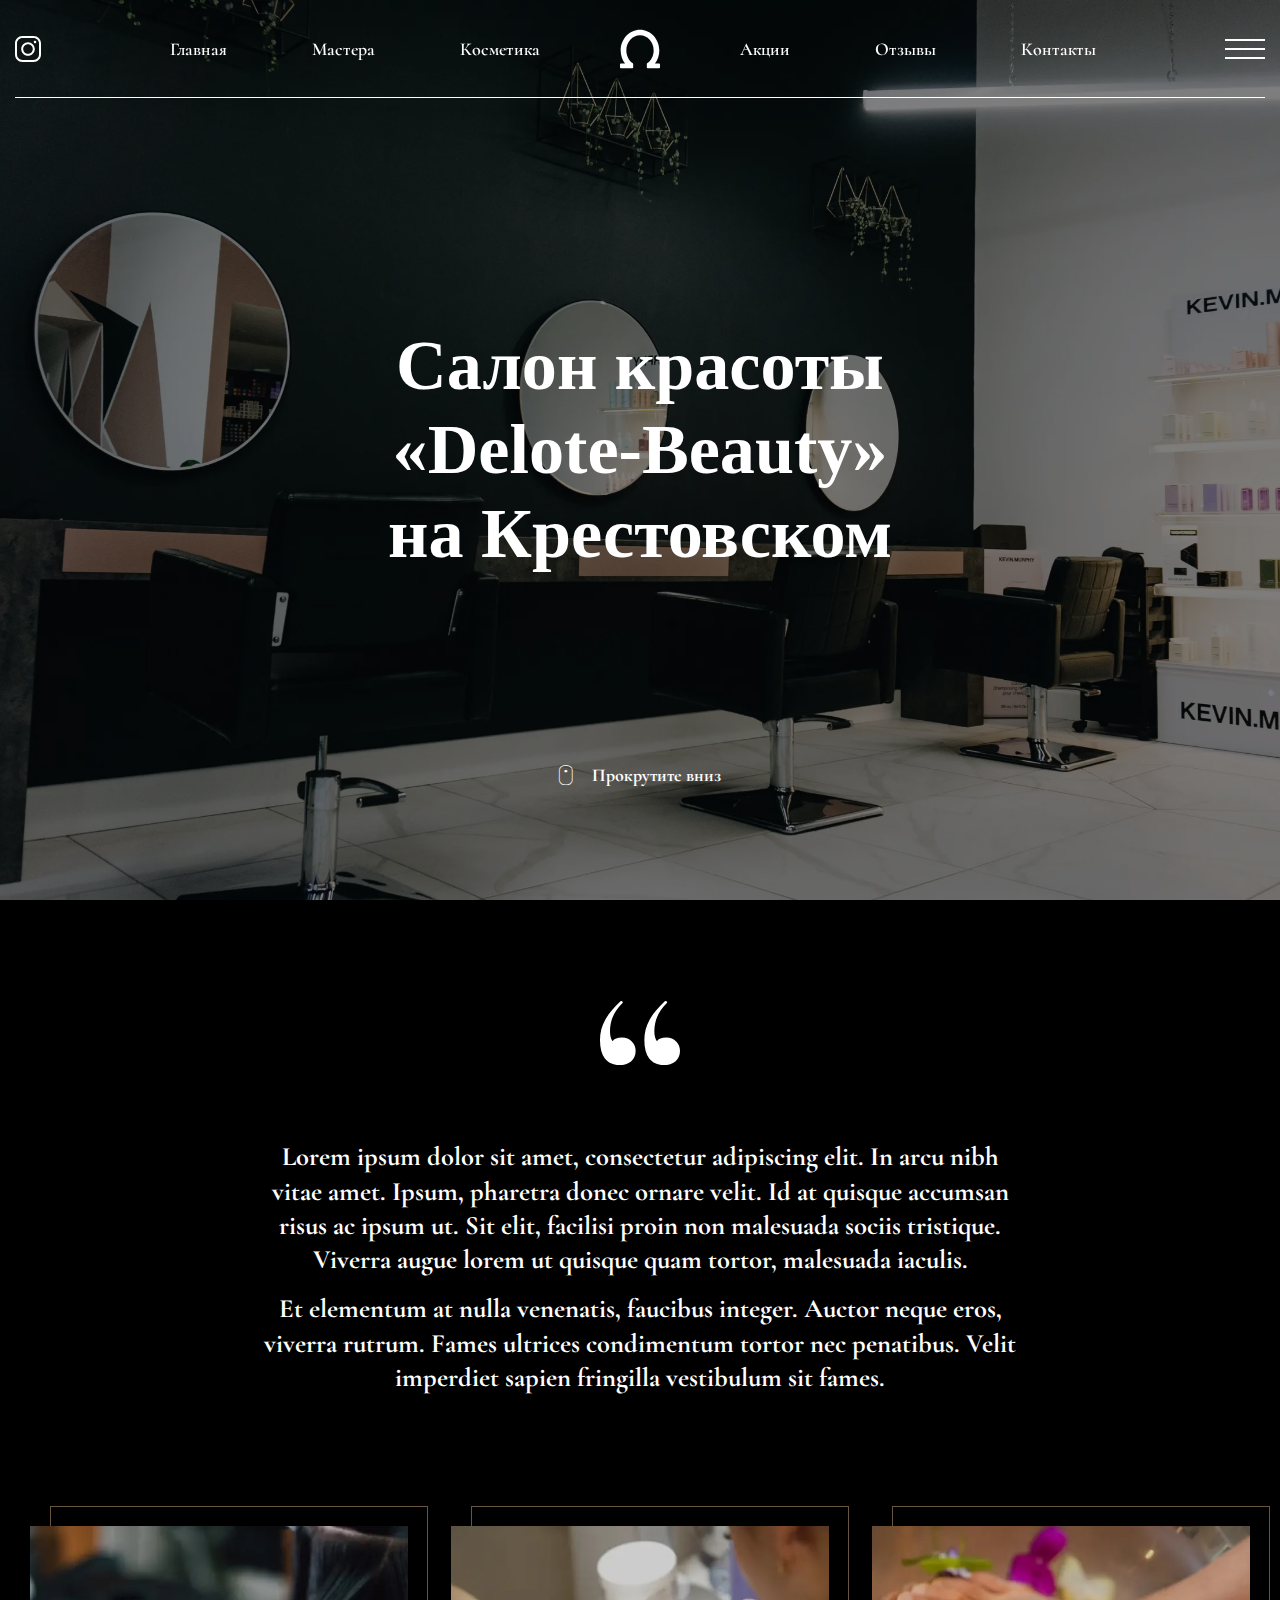
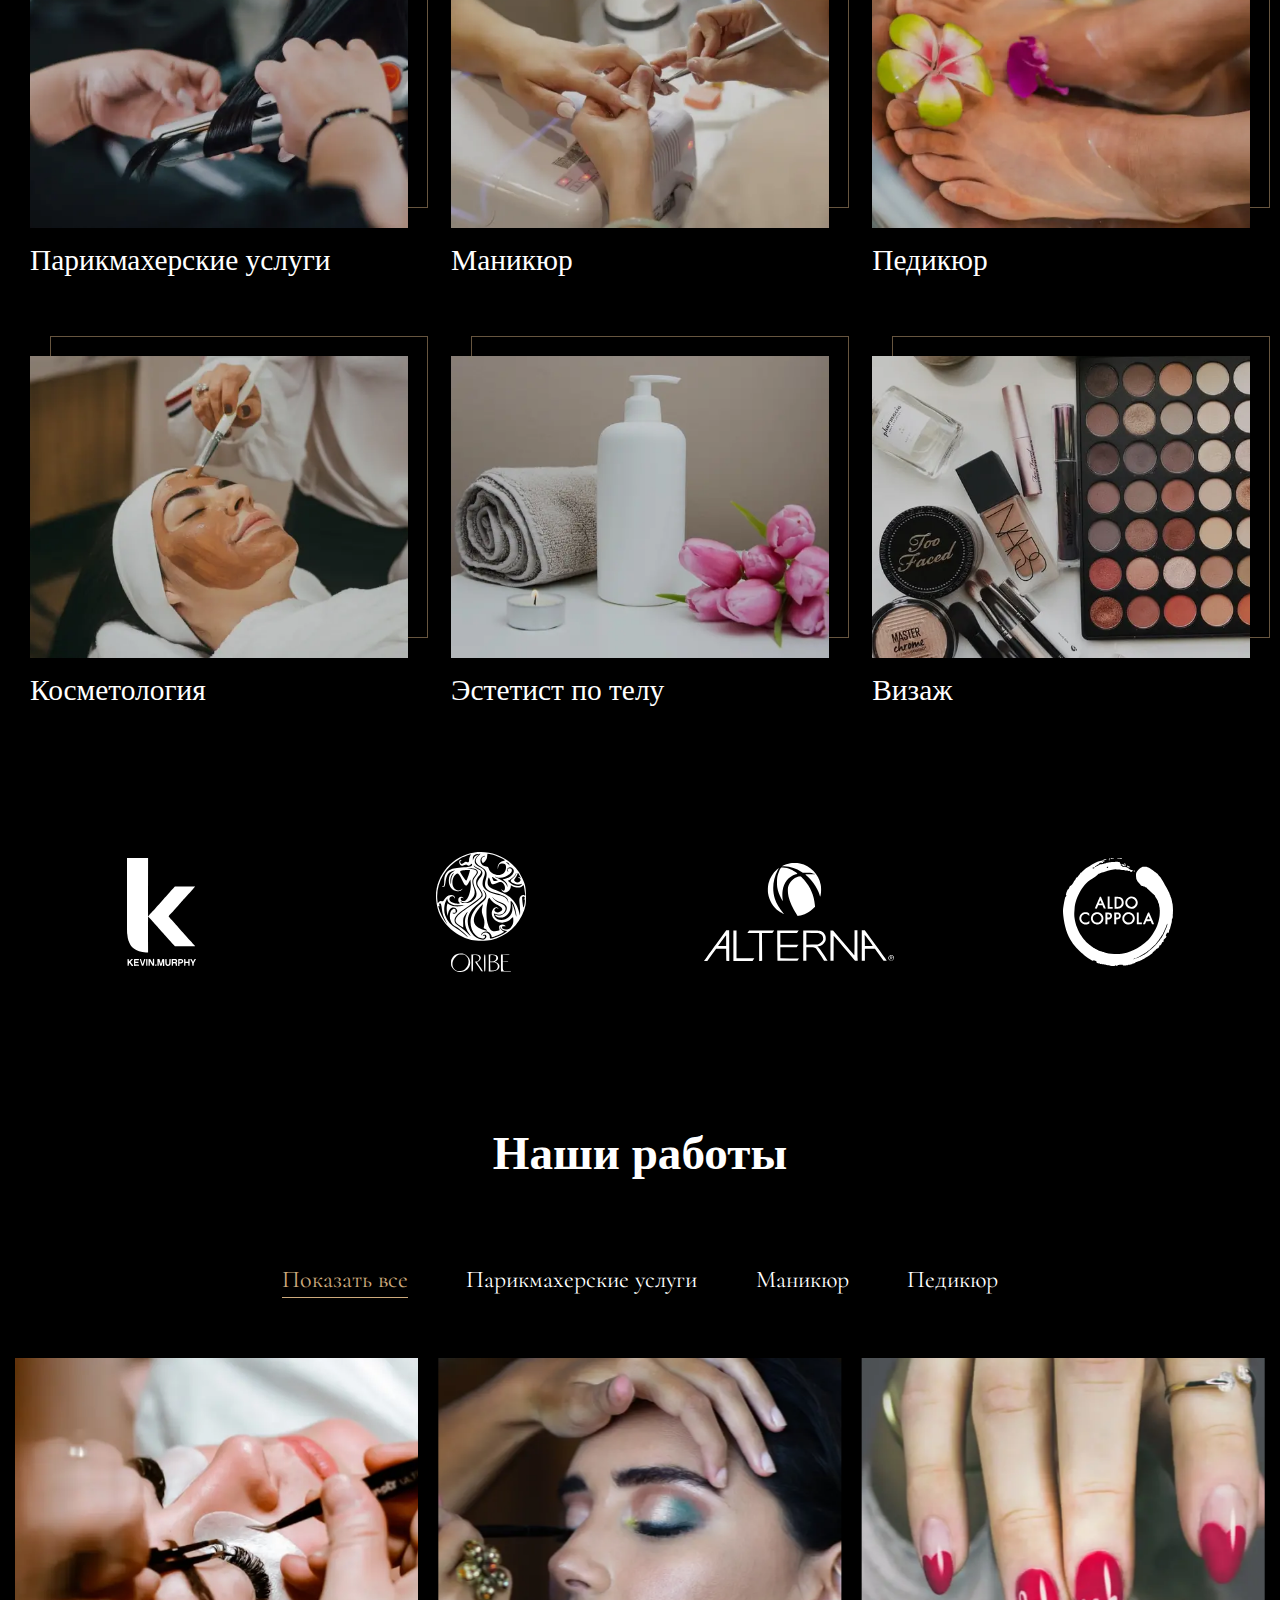
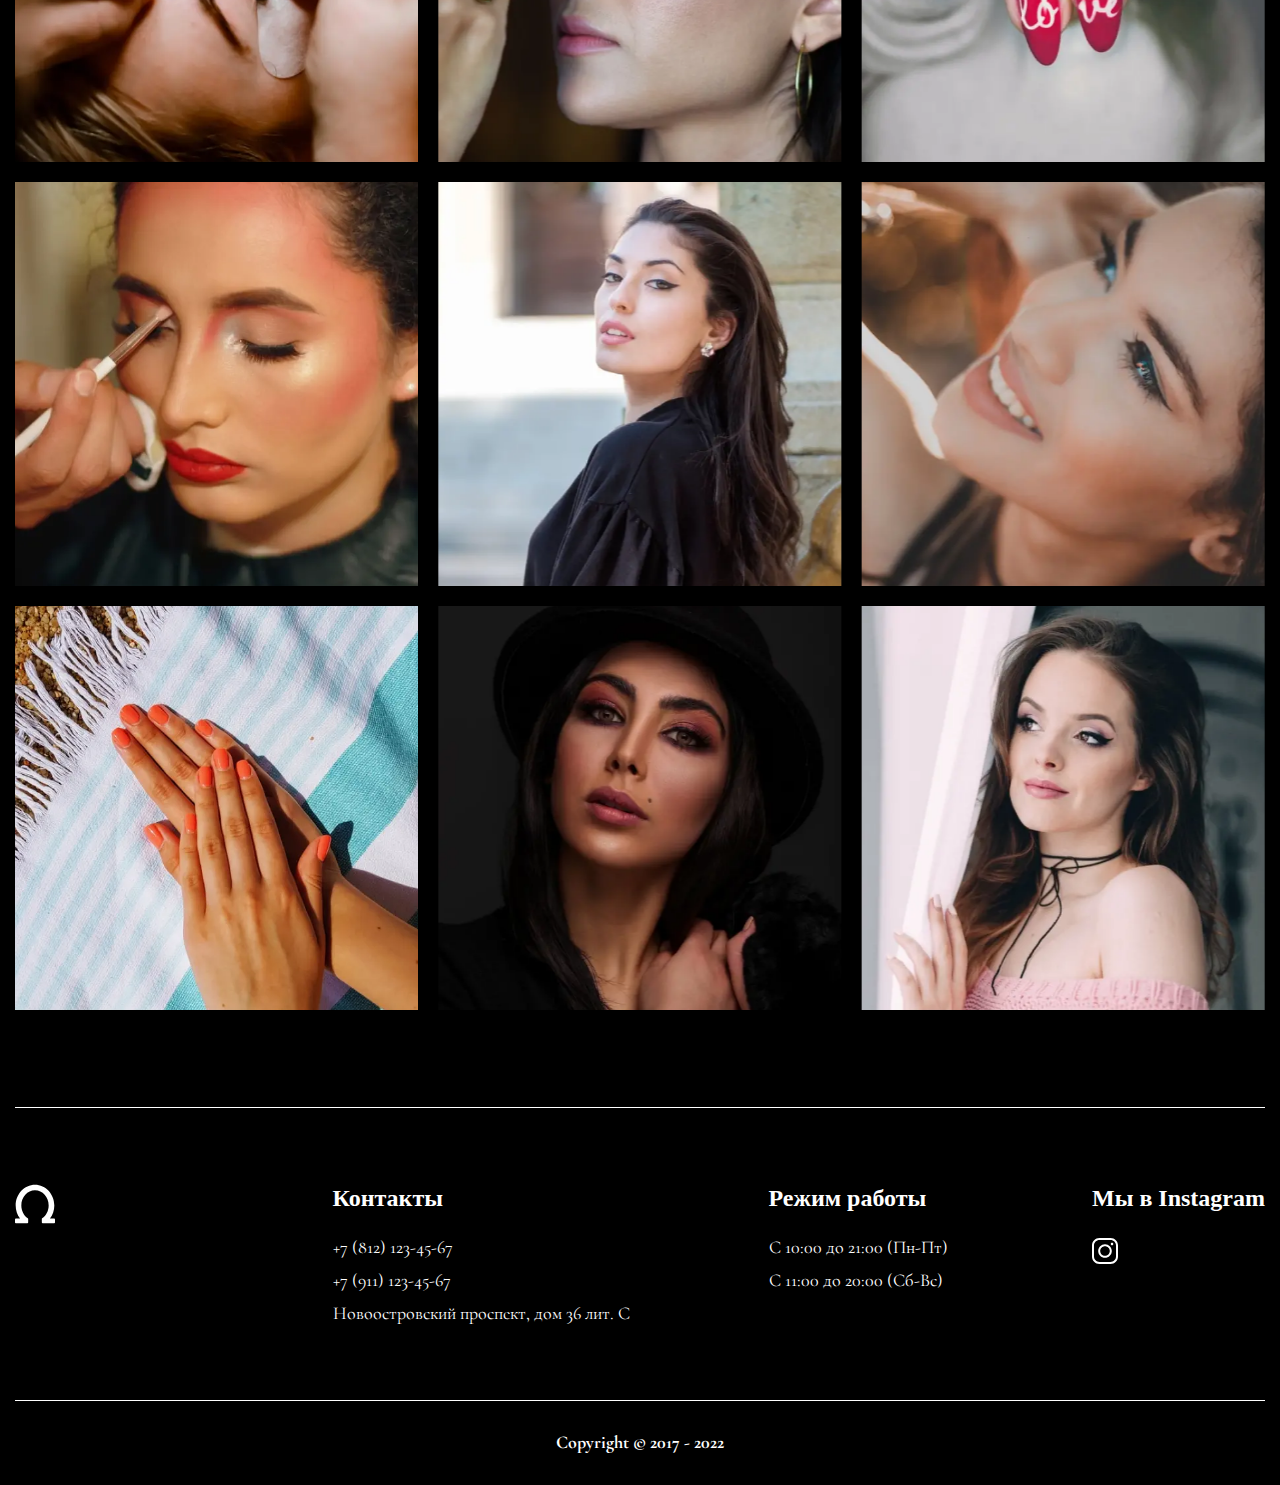
<file: beauty/index.html>
<!DOCTYPE html>
<html lang="ru">

<head>
	<title>Главная</title>
	<meta charset="UTF-8">
	<meta name="format-detection" content="telephone=no">
	<!-- <style>body{opacity: 0;}</style> -->
	<link rel="stylesheet" href="css/style.min.css?_v=20230118142913">
	<link rel="shortcut icon" href="favicon.ico">
	<!-- <meta name="robots" content="noindex, nofollow"> -->
	<meta name="viewport" content="width=device-width, initial-scale=1.0">
</head>

<body>
	<div class="wrapper">
		<header class="header">
			<div class="header__container">
				<div class="header__items">
					<div class="header__inner">
						<a href="#" class="header__insta"><img src="img/icons/insta.svg" alt="insta"></a>
						<nav class="header__body menu">
							<ul data-da=".actions-header__body,767.98,1" class="menu__list">
								<li class="menu__item"> <a href="index.html" class="menu__link">Главная</a></li>
								<li class="menu__item"> <a href="master.html" class="menu__link">Мастера</a></li>
								<li class="menu__item"> <a href="price.html" class="menu__link">Косметика</a></li>
							</ul>
						</nav>
					</div>
					<a href="#" class="header__logo"><img src="img/icons/logo.svg" alt="">
					</a>
					<div class="header__inner">
						<nav class="header__body menu">
							<ul data-da=".actions-header__body,767.98,2" class="menu__list">
								<li class="menu__item"><a href="" class="menu__link">Акции</a></li>
								<li class="menu__item"><a href="" class="menu__link">Отзывы</a></li>
								<li class="menu__item"><a href="contacts.html" class="menu__link">Контакты</a></li>
							</ul>
						</nav>
						<!-- </div> -->
						<button type="button" class="header__icon icon-menu"><span></span></button>
					</div>
				</div>
				<div class="header__actions actions-header">
					<button type="button" class="actions-header__btn"></button>
					<div data-spollers="767.98" class="actions-header__body">
						<div class="actions-header__text">
							<p>Lorem ipsum dolor sit amet, consectetur adipiscing elit. Ipsum, adipiscing amet in egestas sem dui,
								arcu faucibus scelerisque. Nisl est felis id volutpat. Sed dolor fermentum amet lectus nibh quis.
								Tortor donec pellentesque leo ac placerat. Morbi.</p>
						</div>
						<div class="actions-header__contacts contacts">
							<h3 data-spoller class="contacts__title title">Контакты</h3>
							<div class="contacts__body">
								<div class="contacts__item">
									<a href="tel:+78121234567" class="contacts__link">+7 (812) 123-45-67</a>
									<a href="tel:+79111234567" class="contacts__link">+7 (911) 123-45-67</a>
									<p class="contacts__adrress">
										Новоостровский проспект, дом 36 лит. C
									</p>
								</div>
							</div>
						</div>
						<div class="actions-header__hours hours">
							<h3 data-spoller class="hours__title title">Режим работы</h3>
							<div class="hours__body">
								<p>C 10:00 до 21:00 (Пн-Пт)</p>
								<p>С 11:00 до 20:00 (Сб-Вс)</p>
							</div>
						</div>
					</div>
				</div>
			</div>
		</header>
		<main class="page">
			<section class="page__preview preview">
				<div class="preview__container">
					<div class="preview__img-ibg">
						<picture><source srcset="img/bg.webp" type="image/webp"><img src="img/bg.jpg" alt="bg"></picture>
					</div>
					<h1 class="preview__title">Салон красоты «Delote-Beauty» на Крестовском</h1>
					<button type="button" class="preview__scroll _icon-scroll-arr">Прокрутите вниз</button>
				</div>
			</section>
			<div class="page-quote quote">
				<div class="quote__container">
					<blockquote class="quote__body">
						<div class="quote__img">
							<img src="img/icons/decor.svg" alt="quote">
						</div>
						<div class="quote__text">
							<p>Lorem ipsum dolor sit amet, consectetur adipiscing elit. In arcu nibh vitae amet. Ipsum,
								pharetra donec ornare velit. Id at quisque accumsan risus ac ipsum ut. Sit elit, facilisi proin
								non malesuada sociis tristique. Viverra augue lorem ut quisque quam tortor, malesuada iaculis.
							</p>
							<p> Et elementum at nulla venenatis, faucibus integer. Auctor neque eros, viverra rutrum. Fames
								ultrices condimentum tortor nec penatibus. Velit imperdiet sapien fringilla vestibulum sit
								fames.</p>
						</div>
					</blockquote>
				</div>
			</div>
			<div class="page__info info">
				<div class="info__container">
					<div class="info__body">
						<div class="info__card">
							<a href="#" class="info__img-ibg">
								<picture><source srcset="img/gallery/1.webp" type="image/webp"><img src="img/gallery/1.jpg" alt="gallery"></picture>
							</a>
							<a href="#" class="info__link link-info">Парикмахерские услуги</a>
						</div>
						<div class="info__card">
							<a href="#" class="info__img-ibg">
								<picture><source srcset="img/gallery/2.webp" type="image/webp"><img src="img/gallery/2.jpg" alt="gallery"></picture>
							</a>
							<a href="#" class="info__link link-info">Маникюр</a>
						</div>
						<div class="info__card">
							<a href="#" class="info__img-ibg">
								<picture><source srcset="img/gallery/3.webp" type="image/webp"><img src="img/gallery/3.jpg" alt="gallery"></picture>
							</a>
							<a href="#" class="info__link link-info">Педикюр</a>
						</div>
						<div class="info__card">
							<a href="#" class="info__img-ibg">
								<picture><source srcset="img/gallery/4.webp" type="image/webp"><img src="img/gallery/4.jpg" alt="gallery"></picture>
							</a>
							<a href="#" class="info__link link-info">Косметология</a>
						</div>
						<div class="info__card">
							<a href="#" class="info__img-ibg">
								<picture><source srcset="img/gallery/5.webp" type="image/webp"><img src="img/gallery/5.jpg" alt="gallery"></picture>
							</a>
							<a href="#" class="info__link link-info">Эстетист по телу</a>
						</div>
						<div class="info__card">
							<a href="#" class="info__img-ibg">
								<picture><source srcset="img/gallery/6.webp" type="image/webp"><img src="img/gallery/6.jpg" alt="gallery"></picture>
							</a>
							<a href="#" class="info__link link-info">Визаж</a>
						</div>
					</div>
				</div>
			</div>
			<div class="page__partners partners">
				<div class="partners__container">
					<a href="#" class="partners__img">
						<img src="img/partners/1.svg" alt="">
					</a>
					<a href="#" class="partners__img">
						<img src="img/partners/2.svg" alt="">
					</a>
					<a href="#" class="partners__img">
						<img src="img/partners/3.svg" alt="">
					</a>
					<a href="#" class="partners__img">
						<img src="img/partners/4.svg" alt="">
					</a>
				</div>
			</div>
			<section class="page__work work">
				<div class="work__container">
					<h2 class="work__title title-big">
						Наши работы
					</h2>
					<div data-filter class="work__tabs tabs">
						<nav data-filter-nav="" class="tabs__navigation">
							<button type="button" data-filter-button="all" class="tabs__label _active">Показать все</button>
							<button type="button" data-filter-button="hairdressing-services" class="tabs__label">Парикмахерские
								услуги</button>
							<button type="button" data-filter-button="manicure" class="tabs__label">Маникюр</button>
							<button type="button" data-filter-button="pedicure" class="tabs__label">Педикюр</button>
						</nav>
						<!-- <div class="tabs__content"> -->
						<div data-gallery data-filter-body class="tabs__body">
							<a href="img/job/work1-big.jpg" data-filter-card="hairdressing-services" class="tabs__img-ibg">
								<picture><source srcset="img/job/work1.webp" type="image/webp"><img src="img/job/work1.jpg" alt=""></picture>
							</a>
							<a href="img/job/work2-big.jpg" data-filter-card="hairdressing-services" class="tabs__img-ibg">
								<picture><source srcset="img/job/work2.webp" type="image/webp"><img src="img/job/work2.jpg" alt=""></picture>
							</a>
							<a href="img/job/work3-big.jpg" data-filter-card="manicure" class="tabs__img-ibg">
								<picture><source srcset="img/job/work3.webp" type="image/webp"><img src="img/job/work3.jpg" alt=""></picture>
							</a>
							<a href="img/job/work4-big.jpg" data-filter-card="manicure" class="tabs__img-ibg">
								<picture><source srcset="img/job/work4.webp" type="image/webp"><img src="img/job/work4.jpg" alt=""></picture>
							</a>
							<a href="img/job/work5-big.jpg" data-filter-card="hairdressing-services" class="tabs__img-ibg">
								<picture><source srcset="img/job/work5.webp" type="image/webp"><img src="img/job/work5.jpg" alt=""></picture>
							</a>
							<a href="img/job/work6-big.jpg" data-filter-card="hairdressing-services" class="tabs__img-ibg">
								<picture><source srcset="img/job/work6.webp" type="image/webp"><img src="img/job/work6.jpg" alt=""></picture>
							</a>
							<a href="img/job/work7-big.jpg" data-filter-card="pedicure" class="tabs__img-ibg">
								<picture><source srcset="img/job/work7.webp" type="image/webp"><img src="img/job/work7.jpg" alt=""></picture>
							</a>
							<a href="img/job/work8-big.jpg" data-filter-card="pedicure" class="tabs__img-ibg">
								<picture><source srcset="img/job/work8.webp" type="image/webp"><img src="img/job/work8.jpg" alt=""></picture>
							</a>
							<a href="img/job/work9-big.jpg" data-filter-card="manicure" class="tabs__img-ibg">
								<picture><source srcset="img/job/work9.webp" type="image/webp"><img src="img/job/work9.jpg" alt=""></picture>
							</a>
						</div>
						<!-- </div> -->
					</div>
				</div>
			</section>
		</main>
		<footer class="footer">
			<div class="footer__container">
				<div data-spollers="767.98" class="footer__body">
					<div class="footer__columns">
						<a href="#" class="footer__logo">
							<img src="img/icons/logo.svg" alt="">
						</a>
					</div>
					<div class="footer__columns contacts contacts-footer">
						<h3 data-spoller class="contacts__title title">Контакты</h3>
						<div class="contacts__body">
							<div class="contacts__item contacts__item--1">
								<a href="tel:+78121234567" class="contacts__link">+7 (812) 123-45-67</a>
								<a href="tel:+79111234567" class="contacts__link">+7 (911) 123-45-67</a>
								<p class="contacts__adrress contacts__adrress--small">
									Новоостровский проспект, дом 36 лит. C
								</p>
							</div>
						</div>
					</div>
					<div class="footer__columns hours hours-footer">
						<h3 data-spoller class="hours__title title">Режим работы</h3>
						<div class="hours__body">
							<p>C 10:00 до 21:00 (Пн-Пт)</p>
							<p>С 11:00 до 20:00 (Сб-Вс)</p>
						</div>
					</div>
					<div class="footer__columns social-footer">
						<h3 data-spoller class="social-footer__title title">Мы в Instagram</h3>
						<a href="#" class="social-footer__insta">
							<img src="img/icons/insta.svg" alt="insta">
						</a>
					</div>
				</div>
				<div class="footer__copy">
					<p>Copyright © 2017 - 2022</p>
				</div>
			</div>
		</footer>
	</div>
	<script src="js/app.min.js?_v=20230118142913"></script>
</body>

</html>
</file>
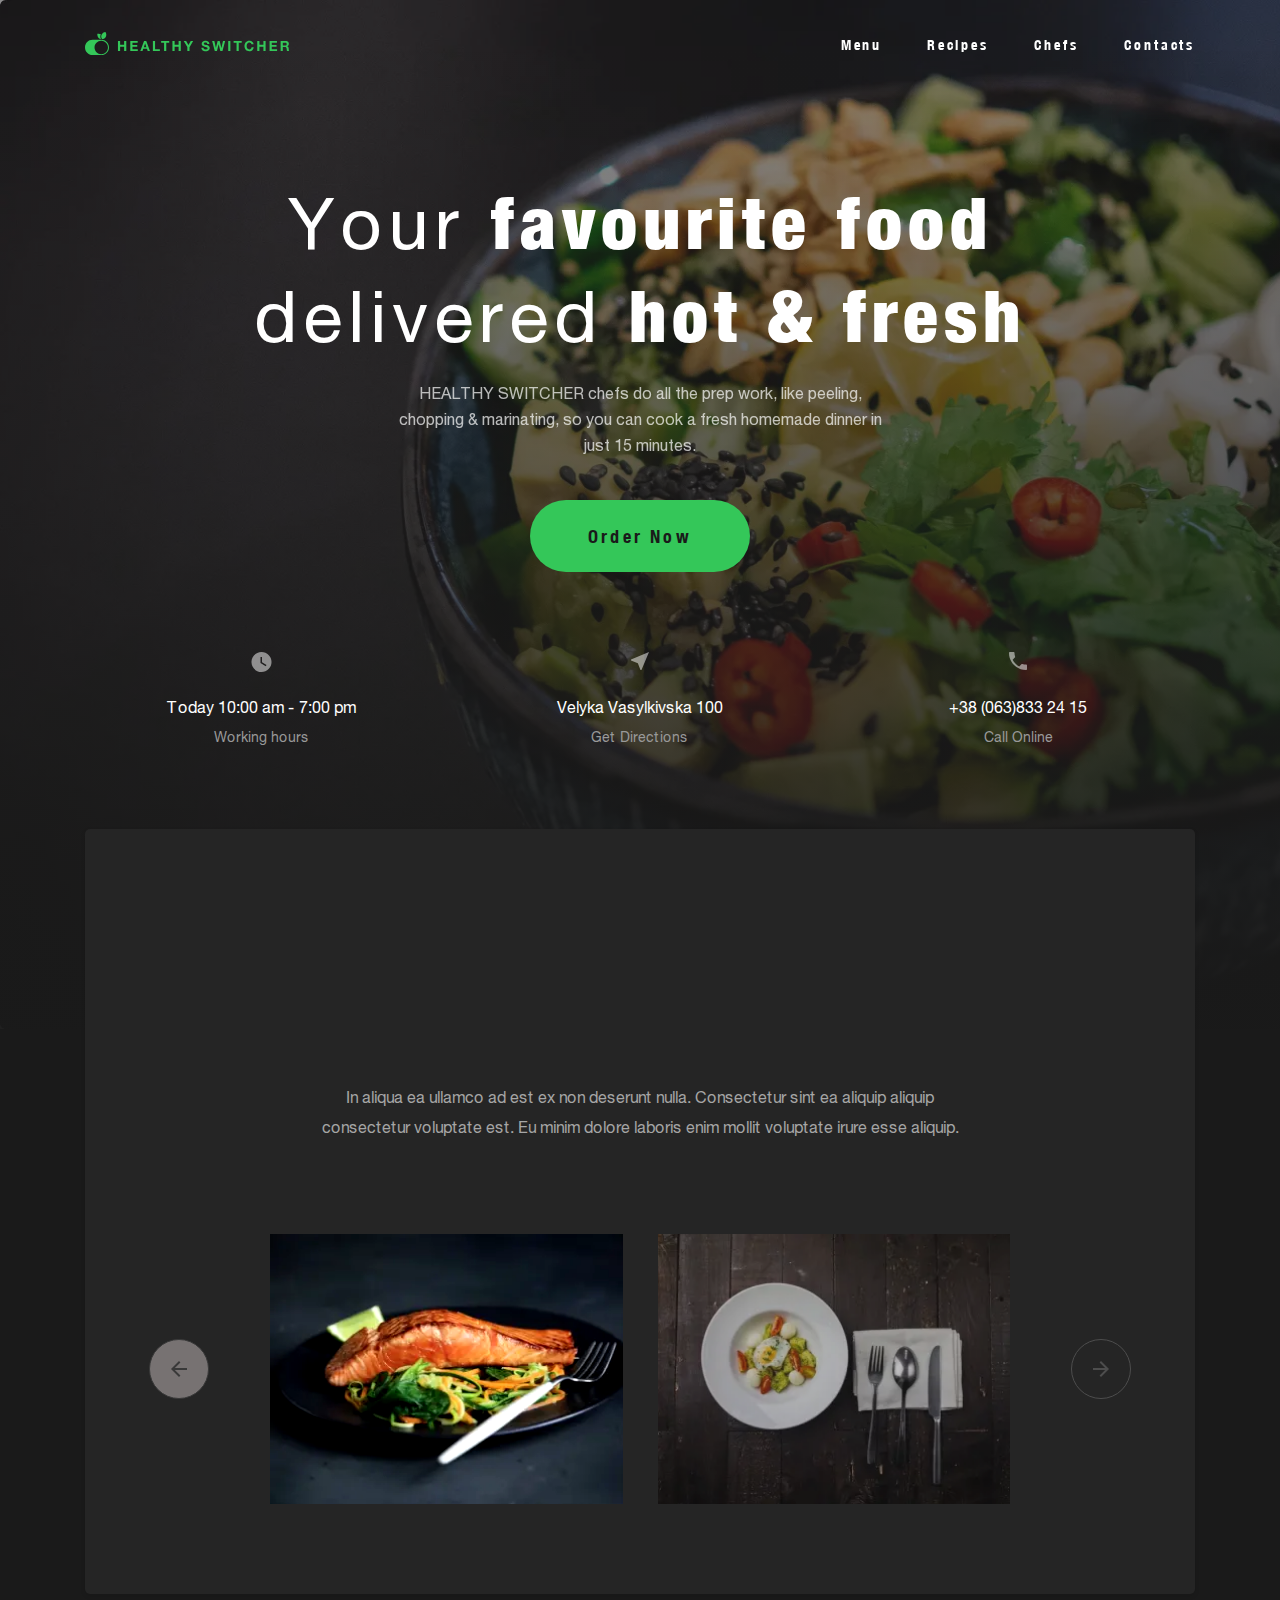
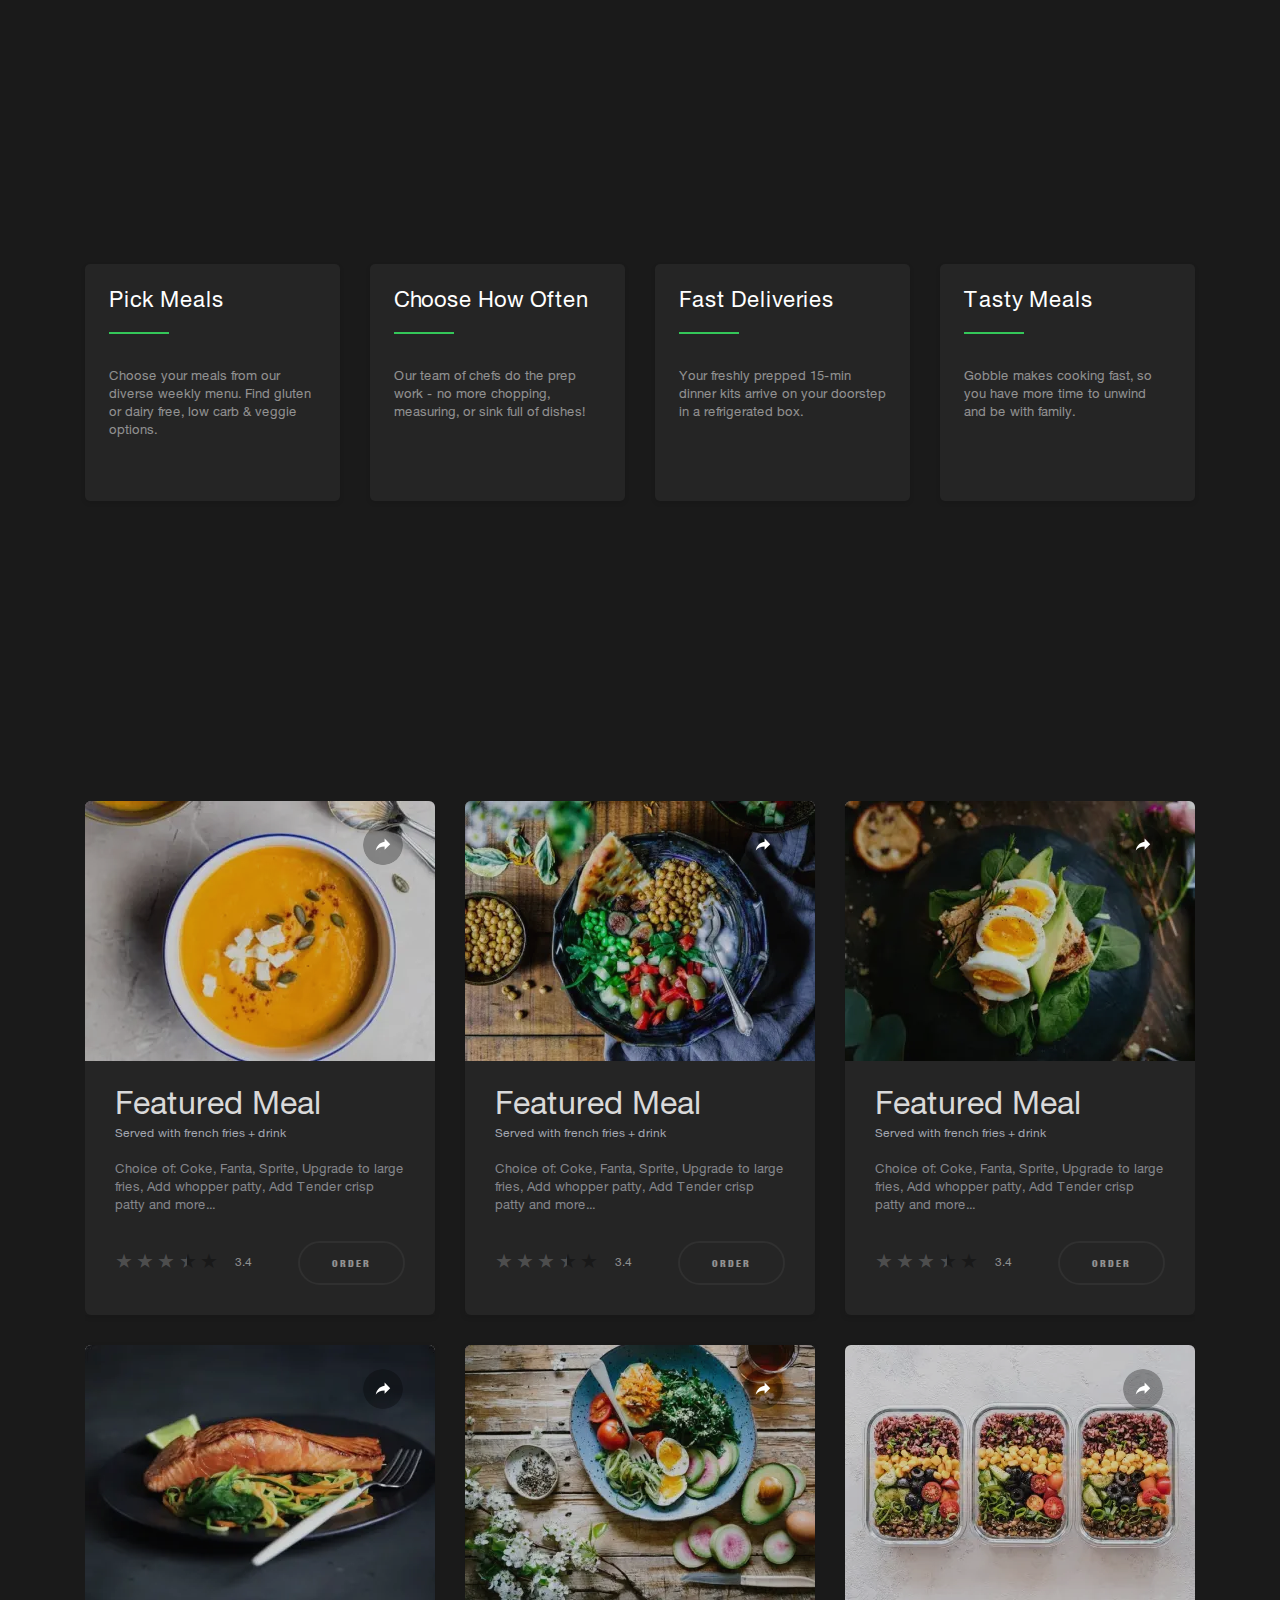
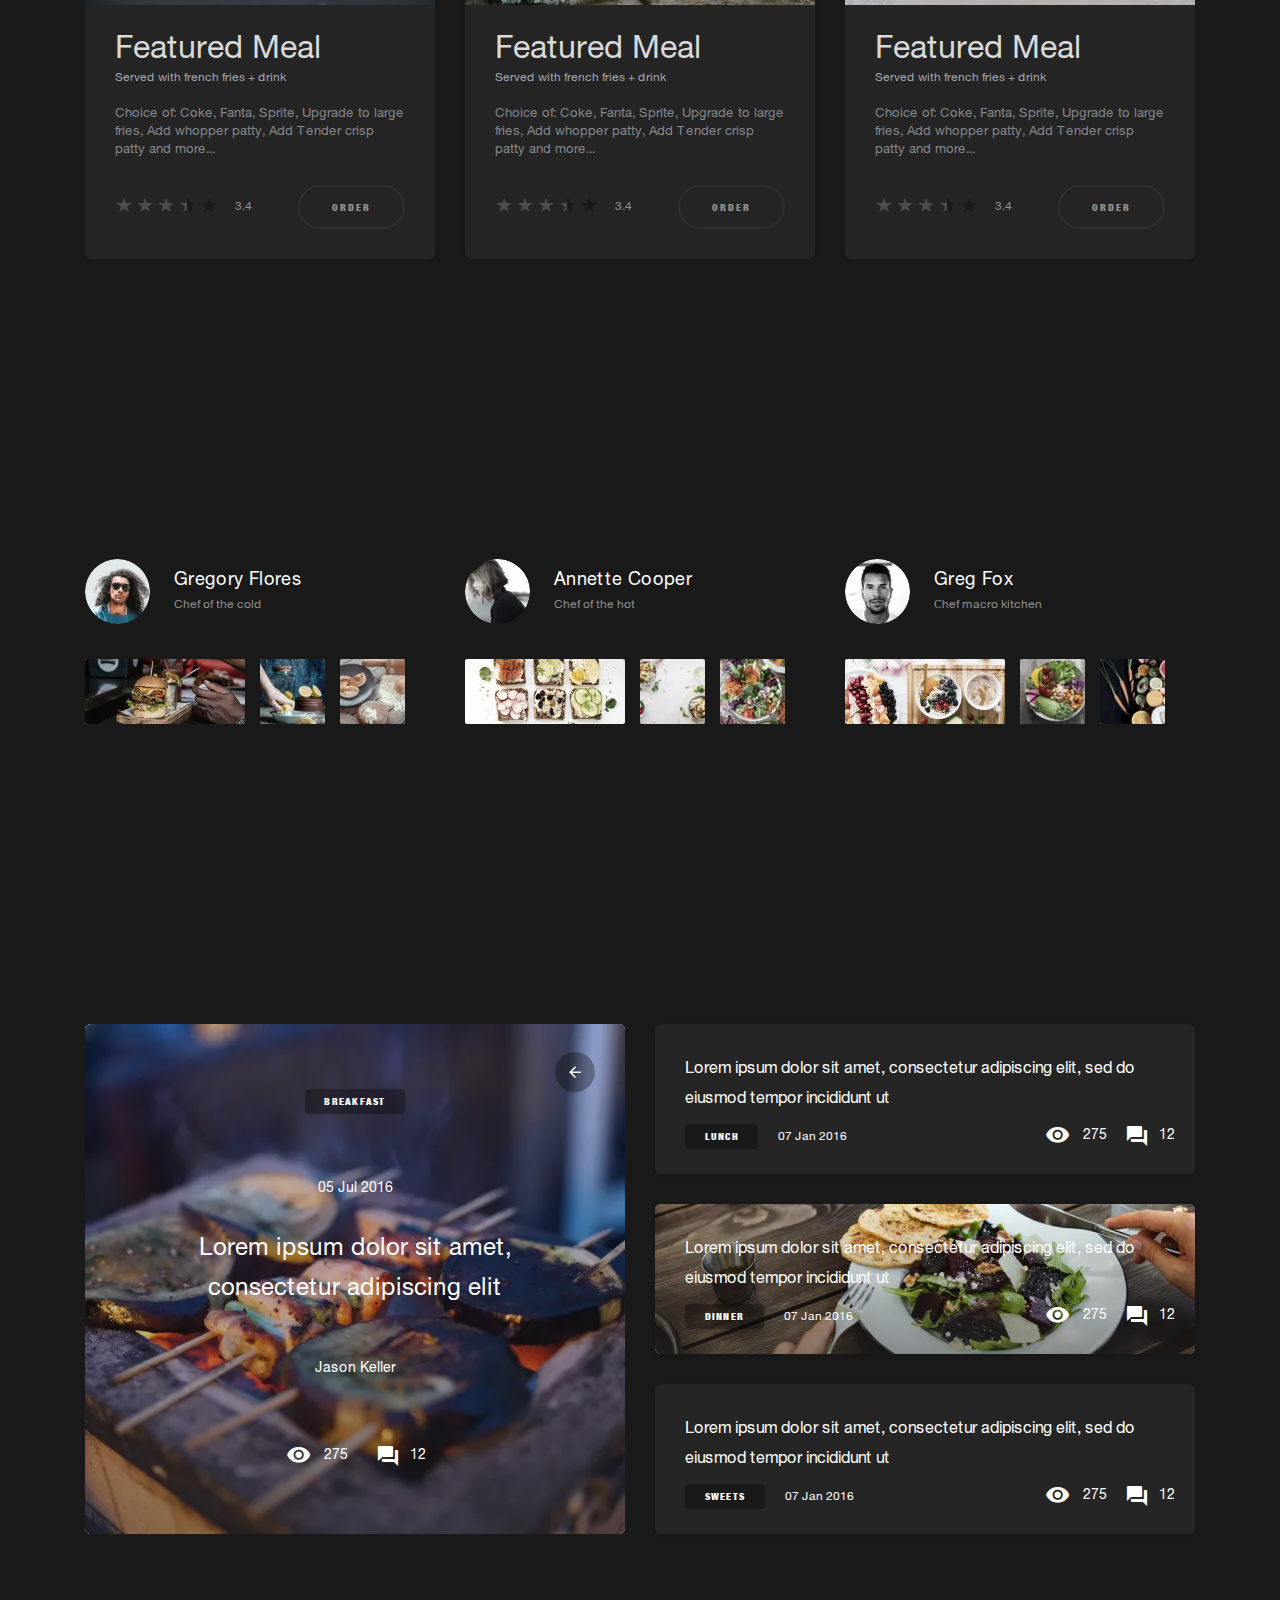
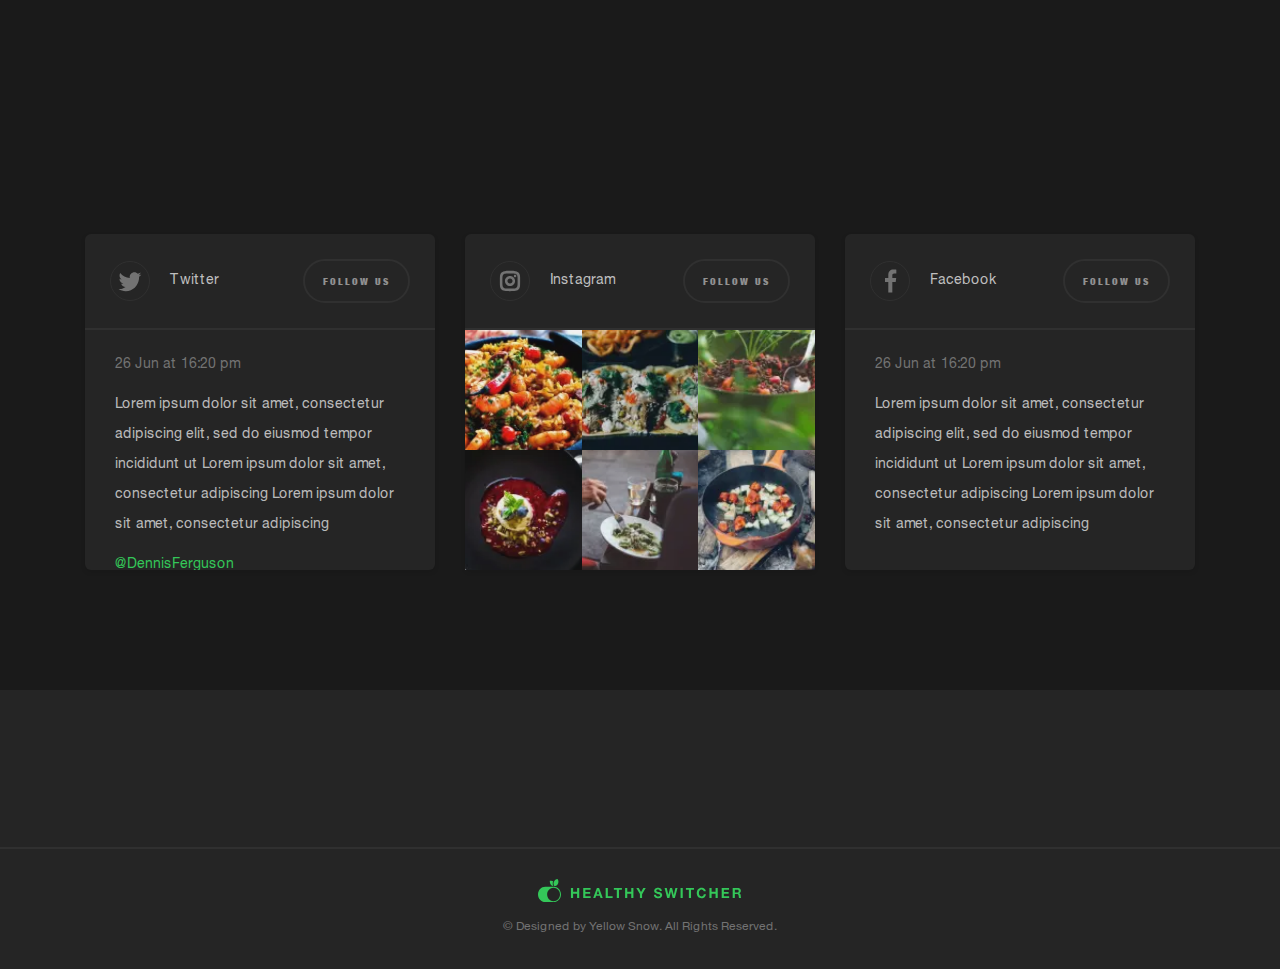
<file: healthy_food/index.html>
<!DOCTYPE html>
<html lang="en">

<head>
	<title>Healthy Food</title>
	<meta charset="UTF-8">
	<meta name="format-detection" content="telephone=no">
	<!-- <style>body{opacity: 0;}</style> -->
	<link rel="stylesheet" href="css/style.min.css?_v=20230205003520">
	<link rel="shortcut icon" href="favicon.ico">
	<!-- <meta name="robots" content="noindex, nofollow"> -->
	<meta name="viewport" content="width=device-width, initial-scale=1.0">
</head>

<body>
	<div class="wrapper">
		<header class="header">
			<div class="header__container">
				<a href="#" class="header__logo logo">
					<span class="logo__img logo__img--1"> <img src="img/Logo1.svg" alt="#"></span>
					<span class="logo__img logo__img--2"><img src="img/Logo2.svg" alt="#"></span>
				</a>
				<div class="header__icon icon-menu"><span></span></div>
				<nav class="header__menu">
					<ul class="header__list">
						<li>
							<a data-goto=".page__cards" href="#" class="header__link">Menu</a>
						</li>
						<li>
							<a data-goto=".page__blog" href="#" class="header__link">Recipes</a>
						</li>
						<li>
							<a data-goto=".page__chefs" href="#" class="header__link">Chefs</a>
						</li>
						<li>
							<a data-goto=".page__contacts" href="#" class="header__link">Contacts</a>
						</li>
					</ul>
				</nav>
			</div>
		</header>
		<main class="page">
			<section class="page__food food-info">
				<div class="food-info__container">
					<div class="food-info__block">
						<h1 class="food-info__title">
							Your <span>favourite food</span>
							delivered <span> hot & fresh</span>
						</h1>
						<div class="food-info__subtitle"> <span>HEALTHY SWITCHER</span> chefs do all the prep work, like
							peeling, chopping & marinating, so you can cook a fresh homemade dinner in just 15 minutes.</div>
						<a href="#" class="food-info__btn">Order Now</a>
					</div>
					<div class="food-info__columns columns-food">
						<div class="columns-food__items">
							<div class="columns-food__icon">
								<img src="img/icon/1.svg" alt="icon">
							</div>
							<a href="#" class="columns-food__info">Today 10:00 am - 7:00 pm</a>
							<div class="columns-food__text">Working hours</div>
						</div>
						<div class="columns-food__items">
							<div class="columns-food__icon">
								<img src="img/icon/2.svg" alt="icon">
							</div>
							<a href="#" class="columns-food__info">Velyka Vasylkivska 100</a>
							<div class="columns-food__text">Get Directions</div>
						</div>
						<div class="columns-food__items">
							<div class="columns-food__icon">
								<img src="img/icon/3.svg" alt="icon">
							</div>
							<a href="tel:+380638332415" class="columns-food__info">+38 (063)833 24 15</a>
							<div class="columns-food__text">Call Online</div>
						</div>
					</div>
				</div>
			</section>
			<section class="page__slider slider-food">
				<div class="slider-food__container">
					<div class="slider-food__inner">
						<div class="slider-food__block">
							<h2 data-watch data-watch-threshold="0.4" data-watch-once class="slider-food__title title"><span>ABOUT</span> The Basics Of Healthy Food</h2>
							<div class="slider-food__text">
								<p>In aliqua ea ullamco ad est ex non deserunt nulla. Consectetur sint ea aliquip aliquip
									consectetur voluptate est. Eu minim dolore laboris enim mollit voluptate irure esse aliquip.
								</p>
							</div>
						</div>
						<div class="slider-food__items">
							<div class="slider-food__slider swiper">
								<div data-gallery class="swiper__img img-swiper swiper-wrapper">
									<a href="img/slider-big1.jpg" class="img-swiper__picture-ibg swiper-slide">
										<picture><source srcset="img/slider1.webp" type="image/webp"><img src="img/slider1.jpg" alt="food"></picture>
									</a>
									<a href="img/slider-big2.jpg" class="img-swiper__picture-ibg swiper-slide">
										<picture><source srcset="img/slider2.webp" type="image/webp"><img src="img/slider2.jpg" alt="food"></picture>
									</a>
									<a href="img/slider-big3.jpg" class="img-swiper__picture-ibg swiper-slide">
										<picture><source srcset="img/cards/cards2.webp" type="image/webp"><img src="img/cards/cards2.jpg" alt="food"></picture>
									</a>
									<a href="img/slider-big4.jpg" class="img-swiper__picture-ibg swiper-slide">
										<picture><source srcset="img/cards/cards5.webp" type="image/webp"><img src="img/cards/cards5.jpg" alt="food"></picture>
									</a>
								</div>
							</div>
							<div class="slider-food__body-arr">
								<button type="button" class="slider-food__btn slider-food__btn--1"></button>
								<button type="button" class="slider-food__btn slider-food__btn--2"></button>
							</div>
						</div>
					</div>
				</div>
			</section>
			<section class="page__work work">
				<div class="work__container">
					<h2 data-watch data-watch-threshold="0.4" data-watch-once class="work__title title"><span>WORK</span> how it works </h2>
					<div class="work__columns columns-work">
						<div class="columns-work__inner">
							<h3 class="columns-work__title">Pick meals
							</h3>
							<div class="columns-work__text">
								<p>Choose your meals from our diverse weekly menu. Find gluten or dairy free, low carb & veggie
									options.</p>
							</div>
						</div>
						<div class="columns-work__inner">
							<h3 class="columns-work__title">Choose how often
							</h3>
							<div class="columns-work__text">
								<p>Our team of chefs do the prep work - no more chopping, measuring, or sink full of dishes!</p>
							</div>
						</div>
						<div class="columns-work__inner">
							<h3 class="columns-work__title">fast deliveries
							</h3>
							<div class="columns-work__text">
								<p>Your freshly prepped 15-min dinner kits arrive on your doorstep in a refrigerated box.</p>
							</div>
						</div>
						<div class="columns-work__inner">
							<h3 class="columns-work__title">tasty meals
							</h3>
							<div class="columns-work__text">
								<p>Gobble makes cooking fast, so you have more time to unwind and be with family.</p>
							</div>
						</div>
					</div>
				</div>
			</section>
			<section class="page__cards cards-order">
				<div class="cards-order__container">
					<h3 data-watch data-watch-threshold="0.4" data-watch-once class="cards-order__title title"><span>DISHES</span>Dish Of The Day</h3>
					<div class="cards-order__columns">
						<div class="cards-order__inner">
							<div class="cards-order__images-ibg">
								<a href="" class="cards-order__link"></a>
								<picture><source srcset="img/cards/cards1.webp" type="image/webp"><img src="img/cards/cards1.jpg" alt="food-order"></picture>
							</div>
							<div class="cards-order__info info-cards">
								<h4 class="info-cards__title"><a href="#">Featured Meal</a></h4>
								<div class="info-cards__subtitle">Served with french fries + drink</div>
								<div class="info-cards__text">
									<p>Choice of: Coke, Fanta, Sprite, Upgrade to large fries, Add whopper patty, Add Tender
										crisp patty and more...</p>
								</div>
								<div class="rating rating--set">
									<div class="rating__body">
										<div class="rating__active"></div>
										<div class="rating__items">
											<input type="radio" class="rating__item" value="1" name="rating">
											<input type="radio" class="rating__item" value="2" name="rating">
											<input type="radio" class="rating__item" value="3" name="rating">
											<input type="radio" class="rating__item" value="4" name="rating">
											<input type="radio" class="rating__item" value="5" name="rating">
										</div>
									</div>
									<div class="rating__value">3.4</div>
									<a href="#" class="rating__btn btn-small">ORDER</a>
								</div>
							</div>
						</div>
						<div class="cards-order__inner">
							<div class="cards-order__images-ibg">
								<a href="#" class="cards-order__link"></a>
								<picture><source srcset="img/cards/cards2.webp" type="image/webp"><img src="img/cards/cards2.jpg" alt="food-order"></picture>
							</div>
							<div class="cards-order__info info-cards">
								<h4 class="info-cards__title"><a href="#">Featured Meal</a></h4>
								<div class="info-cards__subtitle">Served with french fries + drink</div>
								<div class="info-cards__text">
									<p>Choice of: Coke, Fanta, Sprite, Upgrade to large fries, Add whopper patty, Add Tender
										crisp patty and more...</p>
								</div>
								<div class="rating rating--set">
									<div class="rating__body">
										<div class="rating__active"></div>
										<div class="rating__items">
											<input type="radio" class="rating__item" value="1" name="rating">
											<input type="radio" class="rating__item" value="2" name="rating">
											<input type="radio" class="rating__item" value="3" name="rating">
											<input type="radio" class="rating__item" value="4" name="rating">
											<input type="radio" class="rating__item" value="5" name="rating">
										</div>
									</div>
									<div class="rating__value">3.4</div>
									<a href="#" class="rating__btn btn-small">ORDER</a>
								</div>
							</div>
						</div>
						<div class="cards-order__inner">
							<div class="cards-order__images-ibg">
								<a href="" class="cards-order__link"></a>
								<picture><source srcset="img/cards/cards3.webp" type="image/webp"><img src="img/cards/cards3.jpg" alt="food-order"></picture>
							</div>
							<div class="cards-order__info info-cards">
								<h4 class="info-cards__title"><a href="#">Featured Meal</a></h4>
								<div class="info-cards__subtitle">Served with french fries + drink</div>
								<div class="info-cards__text">
									<p>Choice of: Coke, Fanta, Sprite, Upgrade to large fries, Add whopper patty, Add Tender
										crisp patty and more...</p>
								</div>
								<div class="rating rating--set">
									<div class="rating__body">
										<div class="rating__active"></div>
										<div class="rating__items">
											<input type="radio" class="rating__item" value="1" name="rating">
											<input type="radio" class="rating__item" value="2" name="rating">
											<input type="radio" class="rating__item" value="3" name="rating">
											<input type="radio" class="rating__item" value="4" name="rating">
											<input type="radio" class="rating__item" value="5" name="rating">
										</div>
									</div>
									<div class="rating__value">3.4</div>
									<a href="#" class="rating__btn btn-small">ORDER</a>
								</div>
							</div>
						</div>
						<div class="cards-order__inner">
							<div class="cards-order__images-ibg">
								<a href="" class="cards-order__link"></a>
								<picture><source srcset="img/cards/cards4.webp" type="image/webp"><img src="img/cards/cards4.jpg" alt="food-order"></picture>
							</div>
							<div class="cards-order__info info-cards">
								<h4 class="info-cards__title"><a href="#">Featured Meal</a></h4>
								<div class="info-cards__subtitle">Served with french fries + drink</div>
								<div class="info-cards__text">
									<p>Choice of: Coke, Fanta, Sprite, Upgrade to large fries, Add whopper patty, Add Tender
										crisp patty and more...</p>
								</div>
								<div class="rating rating--set">
									<div class="rating__body">
										<div class="rating__active"></div>
										<div class="rating__items">
											<input type="radio" class="rating__item" value="1" name="rating">
											<input type="radio" class="rating__item" value="2" name="rating">
											<input type="radio" class="rating__item" value="3" name="rating">
											<input type="radio" class="rating__item" value="4" name="rating">
											<input type="radio" class="rating__item" value="5" name="rating">
										</div>
									</div>
									<div class="rating__value">3.4</div>
									<a href="#" class="rating__btn btn-small">ORDER</a>
								</div>
							</div>
						</div>
						<div class="cards-order__inner">
							<div class="cards-order__images-ibg">
								<a href="" class="cards-order__link"></a>
								<picture><source srcset="img/cards/cards5.webp" type="image/webp"><img src="img/cards/cards5.jpg" alt="food-order"></picture>
							</div>
							<div class="cards-order__info info-cards">
								<h4 class="info-cards__title"><a href="#">Featured Meal</a></h4>
								<div class="info-cards__subtitle">Served with french fries + drink</div>
								<div class="info-cards__text">
									<p>Choice of: Coke, Fanta, Sprite, Upgrade to large fries, Add whopper patty, Add Tender
										crisp patty and more...</p>
								</div>
								<div class="rating rating--set">
									<div class="rating__body">
										<div class="rating__active"></div>
										<div class="rating__items">
											<input type="radio" class="rating__item" value="1" name="rating">
											<input type="radio" class="rating__item" value="2" name="rating">
											<input type="radio" class="rating__item" value="3" name="rating">
											<input type="radio" class="rating__item" value="4" name="rating">
											<input type="radio" class="rating__item" value="5" name="rating">
										</div>
									</div>
									<div class="rating__value">3.4</div>
									<a href="#" class="rating__btn btn-small">ORDER</a>
								</div>
							</div>
						</div>
						<div class="cards-order__inner">
							<div class="cards-order__images-ibg">
								<a href="" class="cards-order__link"></a>
								<picture><source srcset="img/cards/cards6.webp" type="image/webp"><img src="img/cards/cards6.jpg" alt="food-order"></picture>
							</div>
							<div class="cards-order__info info-cards">
								<h4 class="info-cards__title"><a href="#">Featured Meal</a></h4>
								<div class="info-cards__subtitle">Served with french fries + drink</div>
								<div class="info-cards__text">
									<p>Choice of: Coke, Fanta, Sprite, Upgrade to large fries, Add whopper patty, Add Tender
										crisp patty and more...</p>
								</div>
								<div class="rating rating--set">
									<div class="rating__body">
										<div class="rating__active"></div>
										<div class="rating__items">
											<input type="radio" class="rating__item" value="1" name="rating">
											<input type="radio" class="rating__item" value="2" name="rating">
											<input type="radio" class="rating__item" value="3" name="rating">
											<input type="radio" class="rating__item" value="4" name="rating">
											<input type="radio" class="rating__item" value="5" name="rating">
										</div>
									</div>
									<div class="rating__value">3.4</div>
									<a href="#" class="rating__btn btn-small">ORDER</a>
								</div>
							</div>
						</div>
					</div>
				</div>
			</section>
			<section class="page__chefs chefs">
				<div class="chefs__container">
					<h3 data-watch data-watch-threshold="0.4" data-watch-once class="chefs__title title"><span>CHEFS</span>This month's chefs</h3>
					<div class="chefs__inner">
						<div class="chefs__columns columns-chefs">
							<div class="columns-chefs__items">
								<a href="#" class="columns-chefs__humen"><picture><source srcset="img/chefs/chef1.webp" type="image/webp"><img src="img/chefs/chef1.png" alt="chef"></picture></a>
								<div class="columns-chefs__info-chef">
									<h4 class="columns-chefs__title">Gregory Flores</h4>
									<div class="columns-chefs__subtitle">Chef of the cold</div>
								</div>
							</div>
							<div class="columns-chefs__images">
								<a href="#" class="columns-chefs__link-img-ibg"><picture><source srcset="img/chefs/bigimg1.webp" type="image/webp"><img src="img/chefs/bigimg1.jpg" alt="food"></picture></a>
								<a href="#" class="columns-chefs__link-img-ibg"><picture><source srcset="img/chefs/column1img1.webp" type="image/webp"><img src="img/chefs/column1img1.jpg" alt="food"></picture></a>
								<a href="#" class="columns-chefs__link-img-ibg"><picture><source srcset="img/chefs/column1img2.webp" type="image/webp"><img src="img/chefs/column1img2.jpg" alt="food"></picture></a>
							</div>
						</div>
						<div class="chefs__columns columns-chefs">
							<div class="columns-chefs__items">
								<a href="#" class="columns-chefs__humen"><picture><source srcset="img/chefs/chef2.webp" type="image/webp"><img src="img/chefs/chef2.png" alt="chef"></picture></a>
								<div class="columns-chefs__info-chef">
									<h4 class="columns-chefs__title">Annette Cooper</h4>
									<div class="columns-chefs__subtitle">Chef of the hot </div>
								</div>
							</div>
							<div class="columns-chefs__images">
								<a href="#" class="columns-chefs__link-img-ibg"><picture><source srcset="img/chefs/bigimg2.webp" type="image/webp"><img src="img/chefs/bigimg2.jpg" alt="food"></picture></a>
								<a href="#" class="columns-chefs__link-img-ibg"><picture><source srcset="img/chefs/column2img1.webp" type="image/webp"><img src="img/chefs/column2img1.jpg" alt="food"></picture></a>
								<a href="#" class="columns-chefs__link-img-ibg"><picture><source srcset="img/chefs/column2img2.webp" type="image/webp"><img src="img/chefs/column2img2.jpg" alt="food"></picture></a>
							</div>
						</div>
						<div class="chefs__columns columns-chefs">
							<div class="columns-chefs__items">
								<a href="#" class="columns-chefs__humen"><picture><source srcset="img/chefs/chef3.webp" type="image/webp"><img src="img/chefs/chef3.png" alt="chef"></picture></a>
								<div class="columns-chefs__info-chef">
									<h4 class="columns-chefs__title">Greg Fox</h4>
									<div class="columns-chefs__subtitle">Сhef macro kitchen</div>
								</div>
							</div>
							<div class="columns-chefs__images">
								<a href="#" class="columns-chefs__link-img-ibg"><picture><source srcset="img/chefs/bigimg3.webp" type="image/webp"><img src="img/chefs/bigimg3.jpg" alt="food"></picture></a>
								<a href="#" class="columns-chefs__link-img-ibg"><picture><source srcset="img/chefs/column3img1.webp" type="image/webp"><img src="img/chefs/column3img1.jpg" alt="food"></picture></a>
								<a href="#" class="columns-chefs__link-img-ibg"><picture><source srcset="img/chefs/column3img2.webp" type="image/webp"><img src="img/chefs/column3img2.jpg" alt="food"></picture></a>
							</div>
						</div>
					</div>
				</div>
			</section>
			<section class="page__blog blog">
				<div class="blog__container">
					<h3 data-watch data-watch-threshold="0.4" data-watch-once class="blog__title title"><span>RECIPES</span>Recipes From Our Chefs</h3>
					<div class="blog__inner">
						<div class="blog__column column-blog">
							<picture><source srcset="img/blog/bg-big.webp" type="image/webp"><img class="column-blog__img" src="img/blog/bg-big.jpg" alt="bg"></picture>
							<a href="#" class="column-blog__name name-blog">breakfast</a>
							<a href="#" class="column-blog__data data-blog">05 Jul 2016</a>
							<div class="column-blog__text text-blog">
								<p>Lorem ipsum dolor sit amet, consectetur adipiscing elit</p>
							</div>
							<div class="column-blog__author">Jason Keller</div>
							<div class="column-blog__watch watch watch-blog">
								<a href="#" class="watch-blog__view view-blog _icon-eye">275</a>
								<a href="#" class="watch-blog__chat chat-blog _icon-chat">12</a>
							</div>
							<a href="#" class="column-blog__link"></a>
						</div>
						<div class="blog__rows rows-blog">
							<div class="rows-blog__active">
								<div class="rows-blog__text text-blog">
									<p> Lorem ipsum dolor sit amet, consectetur adipiscing elit, sed do eiusmod tempor incididunt
										ut</p>
								</div>
								<div class="rows-blog__items">
									<div class="rows-blog__item">
										<a href="#" class="rows-blog__name name-blog">lunch</a>
										<a href="#" class="rows-blog__data data-blog">07 Jan 2016</a>
									</div>
									<div class="rows-blog__item">
										<a href="#" class="rows-blog__view view-blog _icon-eye">
											275</a>
										<a href="#" class="rows-blog__chat chat-blog _icon-chat">12</a>
									</div>
								</div>
							</div>
							<div class="rows-blog__active rows-blog__active--bg">
								<picture><source srcset="img/blog/bg-small.webp" type="image/webp"><img class="rows-blog__img" src="img/blog/bg-small.jpg" alt="bg"></picture>
								<div class="rows-blog__text text-blog">
									<p> Lorem ipsum dolor sit amet, consectetur adipiscing elit, sed do eiusmod tempor incididunt
										ut</p>
								</div>
								<div class="rows-blog__items">
									<div class="rows-blog__item">
										<a href="#" class="rows-blog__name name-blog">dinner</a>
										<a href="#" class="rows-blog__data data-blog">07 Jan 2016</a>
									</div>
									<div class="rows-blog__item">
										<a href="#" class="rows-blog__view view-blog _icon-eye">275</a>
										<a href="#" class="rows-blog__chat chat-blog _icon-chat">12</a>
									</div>
								</div>
							</div>
							<div class="rows-blog__active">
								<div class="rows-blog__text text-blog">
									<p> Lorem ipsum dolor sit amet, consectetur adipiscing elit, sed do eiusmod tempor incididunt
										ut</p>
								</div>
								<div class="rows-blog__items">
									<div class="rows-blog__item">
										<a href="#" class="rows-blog__name name-blog">sweets</a>
										<a href="#" class="rows-blog__data data-blog">07 Jan 2016</a>
									</div>
									<div class="rows-blog__item">
										<a href="#" class="rows-blog__view view-blog _icon-eye">275</a>
										<a href="#" class="rows-blog__chat chat-blog _icon-chat">12</a>
									</div>
								</div>
							</div>
						</div>
					</div>
				</div>
			</section>
			<section class="page__social social">
				<div class="social__container">
					<h3 data-watch data-watch-threshold="0.4" data-watch-once class="social__title title"><span>SOCIAL</span>We in Social</h3>
					<div class="social__inner">
						<div class="social__column column-social">
							<div class="column-social__header">
								<a href="#" class="column-social__logo">
									<img src="img/icon/ic_twitter.svg" alt="logo">
									<div class="column-social__name-logo">Twitter</div>
								</a>
								<a href="" class="column-social__btn btn-small">follow us</a>
							</div>
							<div class="column-social__info info-social">
								<a href="" class="info-social__data ">26 Jun at 16:20 pm</a>
								<div class="info-social__text">
									<p>Lorem ipsum dolor sit amet, consectetur adipiscing elit, sed do eiusmod tempor incididunt ut Lorem ipsum dolor sit amet, consectetur adipiscing Lorem ipsum dolor sit amet, consectetur adipiscing </p>
								</div>
								<a href="#" class="info-social__quote">@DennisFerguson</a>
							</div>
						</div>
						<div class="social__column column-social column-social--img">
							<div class="column-social__header">
								<a href="#" class="column-social__logo">
									<img src="img/icon/ic_instagram.svg" alt="logo">
									<div class="column-social__name-logo">Instagram</div>
								</a>
								<a href="" class="column-social__btn btn-small">follow us</a>
							</div>
							<div class="column-social__info info-social info-social--grid">
								<div class="info-social__block">
									<a href="#" class="info-social__img">
										<picture><source srcset="img/social/food1.webp" type="image/webp"><img src="img/social/food1.jpg" alt="food"></picture>
									</a>
									<a href="#" class="info-social__img">
										<picture><source srcset="img/social/food2.webp" type="image/webp"><img src="img/social/food2.jpg" alt="food"></picture>
									</a>
									<a href="#" class="info-social__img">
										<picture><source srcset="img/social/food3.webp" type="image/webp"><img src="img/social/food3.jpg" alt="food"></picture>
									</a>
									<a href="#" class="info-social__img">
										<picture><source srcset="img/social/food4.webp" type="image/webp"><img src="img/social/food4.jpg" alt="food"></picture>
									</a>
									<a href="#" class="info-social__img">
										<picture><source srcset="img/social/food5.webp" type="image/webp"><img src="img/social/food5.jpg" alt="food"></picture>
									</a>
									<a href="#" class="info-social__img">
										<picture><source srcset="img/social/food6.webp" type="image/webp"><img src="img/social/food6.jpg" alt="food"></picture>
									</a>
								</div>
							</div>
						</div>
						<div class="social__column column-social">
							<div class="column-social__header">
								<a href="#" class="column-social__logo">
									<img src="img/icon/ic_facebook.svg" alt="logo">
									<div class="column-social__name-logo">Facebook</div>
								</a>
								<a href="" class="column-social__btn btn-small">follow us</a>
							</div>
							<div class="column-social__info info-social">
								<a href="" class="info-social__data">26 Jun at 16:20 pm</a>
								<div class="info-social__text">
									<p>Lorem ipsum dolor sit amet, consectetur adipiscing elit, sed do eiusmod tempor incididunt ut Lorem ipsum dolor sit amet, consectetur adipiscing Lorem ipsum dolor sit amet, consectetur adipiscing </p>
								</div>
							</div>
						</div>
					</div>
				</div>
			</section>
			<section class="page__contacts contacts">
				<div class="contacts__container">
					<div data-watch data-watch-threshold="0.4" class="contacts__columns columns-food">
						<div class="columns-food__items">
							<div class="columns-food__icon">
								<img src="img/icon/1.svg" alt="icon">
							</div>
							<a href="#" class="columns-food__info">Today 10:00 am - 7:00 pm</a>
							<div class="columns-food__text">Working hours</div>
						</div>
						<div class="columns-food__items">
							<div class="columns-food__icon">
								<img src="img/icon/2.svg" alt="icon">
							</div>
							<a href="#" class="columns-food__info">Velyka Vasylkivska 100</a>
							<div class="columns-food__text">Get Directions</div>
						</div>
						<div class="columns-food__items">
							<div class="columns-food__icon">
								<img src="img/icon/3.svg" alt="icon">
							</div>
							<a href="tel:+380638332415" class="columns-food__info">+38 (063)833 24 15</a>
							<div class="columns-food__text">Call Online</div>
						</div>
					</div>
				</div>
			</section>
		</main>
		<footer class="footer">
			<div class="footer__container">
				<a href="#" class="footer__logo logo">
					<span class="logo__img logo__img--1"> <img src="img/Logo1.svg" alt="#"></span>
					<span class="logo__img logo__img--2"><img src="img/Logo2.svg" alt="#"></span>
				</a>
				<div class="footer__copy">© Designed by Yellow Snow. All Rights Reserved. </div>
			</div>
		</footer>
	</div>
	<!-- <div id="popup" aria-hidden="true" class="popup">
	<div class="popup__wrapper">
		<div class="popup__content">
			<button data-close type="button" class="popup__close">Закрыть</button>
			<div class="popup__text">
				Text
			</div>
		</div>
	</div>
</div> -->
	<script src="js/app.min.js?_v=20230205003520"></script>
</body>

</html>
</file>
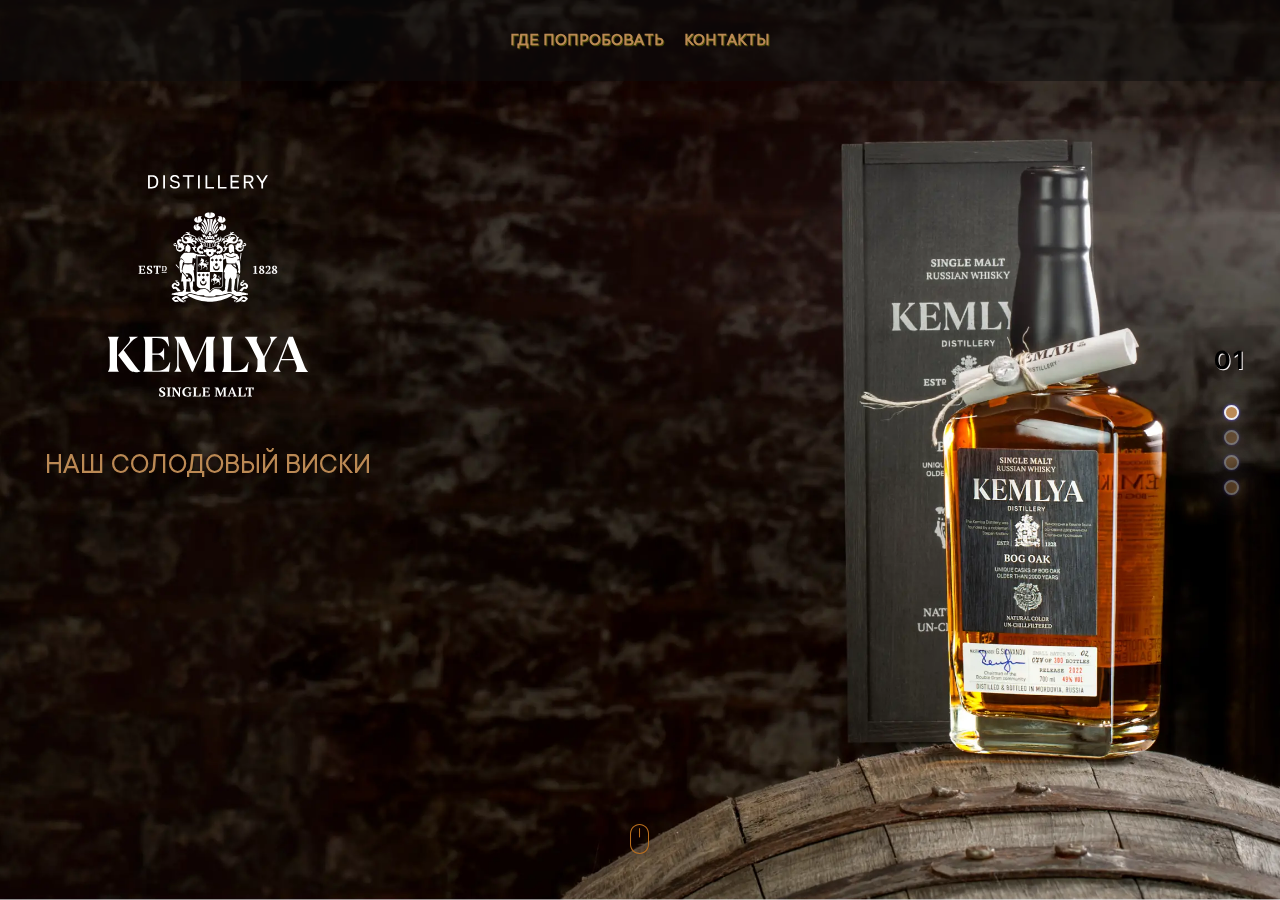
<file: kemlya-main/index.html>
<!DOCTYPE html>
<html lang="ru">
  <head>
    <title>Kemlya</title>
    <meta charset="UTF-8" />
    <meta name="format-detection" content="telephone=no" />
    <!-- <style>body{opacity: 0;}</style> -->
    <link rel="stylesheet" href="css/style.min.css?_v=20230226115213" />
    <link rel="shortcut icon" href="favicon.ico" />
    <!-- <meta name="robots" content="noindex, nofollow"> -->
    <meta name="viewport" content="width=device-width, initial-scale=1.0" />
  </head>

  <body>
    <div class="wrapper">
      <header class="header">
        <div class="header__container">
          <div class="header__menu">
            <a href="#" class="header__link">Где попробовать</a>
            <a href="#" class="header__link">контакты</a>
          </div>
        </div>
      </header>
      <div></div>
      <main data-fp data-fp-bullets class="page">
        <section data-fp-section class="page__section page__preview preview">
          <div class="preview__container">
            <div class="preview__img-ibg">
              <picture
                ><source srcset="img/slide1.webp" type="image/webp" />
                <img src="img/slide1.png" alt=""
              /></picture>
            </div>
            <div data-watch class="preview__block">
              <a href="#" class="preview__logo">
                <img src="img/logo2.svg" alt="" />
              </a>
              <h1 class="preview__title">наш солодовый виски</h1>
            </div>
            <button class="preview__btn _icon-mouse"></button>
          </div>
        </section>
        <div data-fp-section class="page__assortment assortment page__section">
          <div class="assortment__container">
            <div class="assortment__block assortment__slider swiper">
              <div class="assortment__wrapper swiper-wrapper">
                <div class="assortment__column assortment__slide swiper-slide">
                  <a href="" class="assortment__img">
                    <picture
                      ><source srcset="img/slide2/1.webp" type="image/webp" />
                      <img src="img/slide2/1.png" alt="slide2"
                    /></picture>
                  </a>
                  <div class="assortment__body">
                    <a href="" class="assortment__logo">
                      <picture
                        ><source
                          srcset="img/iconslide2/1.webp"
                          type="image/webp" />
                        <img src="img/iconslide2/1.png" alt="logo-img"
                      /></picture>
                    </a>
                    <div class="assortment__text assortment__text--1">
                      <p>
                        Ограниченный релиз бочковой крепости, с трехлетним
                        финишем в бочках из под крепленого вина Madeirа
                      </p>
                    </div>
                  </div>
                </div>
                <div class="assortment__column assortment__slide swiper-slide">
                  <a href="" class="assortment__img">
                    <picture
                      ><source srcset="img/slide2/3.webp" type="image/webp" />
                      <img src="img/slide2/3.png" alt="slide2"
                    /></picture>
                  </a>
                  <div class="assortment__body">
                    <a href="" class="assortment__logo">
                      <picture
                        ><source
                          srcset="img/iconslide2/3.webp"
                          type="image/webp" />
                        <img src="img/iconslide2/3.png" alt="logo-img"
                      /></picture>
                    </a>
                    <div class="assortment__text assortment__text--3">
                      <p>
                        Релиз, не имеющий мировых аналогов, с финишной выдержкой
                        в уникальных бочках из мореного дуба, возрастом более
                        2000 лет
                      </p>
                    </div>
                  </div>
                </div>
                <div class="assortment__column assortment__slide swiper-slide">
                  <a href="" class="assortment__img">
                    <picture
                      ><source srcset="img/slide2/4.webp" type="image/webp" />
                      <img src="img/slide2/4.png" alt="slide2"
                    /></picture>
                  </a>
                  <div class="assortment__body">
                    <a href="" class="assortment__logo">
                      <picture
                        ><source
                          srcset="img/iconslide2/4.webp"
                          type="image/webp" />
                        <img src="img/iconslide2/4.png" alt="logo"
                      /></picture>
                    </a>
                    <div class="assortment__text assortment__text--4">
                      <p>
                        Яркий релиз с довыдержкой в испанских сигарных бочках,
                        ранее хранивших крепленый херес Oloroso
                      </p>
                    </div>
                  </div>
                </div>
                <div class="assortment__column assortment__slide swiper-slide">
                  <a href="" class="assortment__img">
                    <picture
                      ><source srcset="img/slide2/4.webp" type="image/webp" />
                      <img src="img/slide2/4.png" alt="slide2"
                    /></picture>
                  </a>
                  <div class="assortment__body">
                    <a href="" class="assortment__logo">
                      <picture
                        ><source
                          srcset="img/iconslide2/4.webp"
                          type="image/webp" />
                        <img src="img/iconslide2/4.png" alt="logo"
                      /></picture>
                    </a>
                    <div class="assortment__text assortment__text--4">
                      <p>
                        Яркий релиз с довыдержкой в испанских сигарных бочках,
                        ранее хранивших крепленый херес Oloroso
                      </p>
                    </div>
                  </div>
                </div>
                <div class="assortment__column assortment__slide swiper-slide">
                  <a href="" class="assortment__img">
                    <picture
                      ><source srcset="img/slide2/1.webp" type="image/webp" />
                      <img src="img/slide2/1.png" alt="slide2"
                    /></picture>
                  </a>
                  <div class="assortment__body">
                    <a href="" class="assortment__logo">
                      <picture
                        ><source
                          srcset="img/iconslide2/1.webp"
                          type="image/webp" />
                        <img src="img/iconslide2/1.png" alt="logo-img"
                      /></picture>
                    </a>
                    <div class="assortment__text assortment__text--1">
                      <p>
                        Ограниченный релиз бочковой крепости, с трехлетним
                        финишем в бочках из под крепленого вина Madeirа
                      </p>
                    </div>
                  </div>
                </div>
                <div class="assortment__column assortment__slide swiper-slide">
                  <a href="" class="assortment__img">
                    <picture
                      ><source srcset="img/slide2/5.webp" type="image/webp" />
                      <img src="img/slide2/5.png" alt="slide2"
                    /></picture>
                  </a>
                  <div class="assortment__body">
                    <a href="" class="assortment__logo">
                      <picture
                        ><source
                          srcset="img/iconslide2/5.webp"
                          type="image/webp" />
                        <img src="img/iconslide2/5.png" alt="logo-img"
                      /></picture>
                    </a>
                    <div class="assortment__text assortment__text--5">
                      <p>
                        Яркий релиз с довыдержкой в испанских сигарных бочках,
                        ранее хранивших крепленый херес Oloroso
                      </p>
                    </div>
                  </div>
                </div>
                <div class="assortment__column assortment__slide swiper-slide">
                  <a href="" class="assortment__img">
                    <picture
                      ><source srcset="img/slide2/5.webp" type="image/webp" />
                      <img src="img/slide2/5.png" alt="slide2"
                    /></picture>
                  </a>
                  <div class="assortment__body">
                    <a href="" class="assortment__logo">
                      <picture
                        ><source
                          srcset="img/iconslide2/5.webp"
                          type="image/webp" />
                        <img src="img/iconslide2/5.png" alt="logo-img"
                      /></picture>
                    </a>
                    <div class="assortment__text assortment__text--5">
                      <p>
                        Яркий релиз с довыдержкой в испанских сигарных бочках,
                        ранее хранивших крепленый херес Oloroso
                      </p>
                    </div>
                  </div>
                </div>
                <div class="assortment__column assortment__slide swiper-slide">
                  <a href="" class="assortment__img">
                    <picture
                      ><source srcset="img/slide2/3.webp" type="image/webp" />
                      <img src="img/slide2/3.png" alt="slide2"
                    /></picture>
                  </a>
                  <div class="assortment__body">
                    <a href="" class="assortment__logo">
                      <picture
                        ><source
                          srcset="img/iconslide2/3.webp"
                          type="image/webp" />
                        <img src="img/iconslide2/3.png" alt="logo-img"
                      /></picture>
                    </a>
                    <div class="assortment__text assortment__text--3">
                      <p>
                        Релиз, не имеющий мировых аналогов, с финишной выдержкой
                        в уникальных бочках из мореного дуба, возрастом более
                        2000 лет
                      </p>
                    </div>
                  </div>
                </div>
              </div>
            </div>
          </div>
        </div>
        <div data-fp-section class="page__section page__history history">
          <div class="history__img-ibg">
            <picture
              ><source srcset="img/slide3/zavod.webp" type="image/webp" />
              <img src="img/slide3/zavod.jpg" alt="foto"
            /></picture>
          </div>
          <div class="history__container">
            <div class="history__block">
              <div class="history__column history__column--1">
                <a href="" class="history__logo">
                  <picture
                    ><source srcset="img/slide3/logo.webp" type="image/webp" />
                    <img src="img/slide3/logo.png" alt="logo"
                  /></picture>
                </a>
              </div>
              <div class="history__column history__column--2">
                <div class="history__text">
                  <p>
                    Винокуренный завод при селе Кемля был основан потомственным
                    дворянином Степаном Степановичем Кротковым в 1828 году и с
                    тех пор не приостанавливал свою работу.
                  </p>
                  <p>Сегодня мы производим спирты и дистилляты.</p>
                  <p>
                    В 2022 году мы впервые представляем уникальные релизы
                    односолодового российского виски.
                  </p>
                </div>
              </div>
            </div>
          </div>
        </div>
        <div
          data-fp-section
          class="page__section page__preparation preparation"
        >
          <div class="preparation__container">
            <div class="preparation__img-ibg">
              <picture
                ><source srcset="img/slide4.webp" type="image/webp" />
                <img src="img/slide4.png" alt=""
              /></picture>
            </div>
            <a href="#" data-watch class="preparation__logo">
              <img src="img/logo1.svg" alt="" />
            </a>
            <!-- Оболочка слайдера -->
            <div class="preparation__slider swiper">
              <!-- Двигающееся часть слайдера -->
              <div class="preparation__wrapper swiper-wrapper">
                <!-- Слайд -->
                <div class="preparation__slide swiper-slide">
                  <div class="preparation__item">
                    <img src="img/icons4/1.svg" alt="" />
                  </div>
                </div>
                <div class="preparation__slide swiper-slide">
                  <div class="preparation__item">
                    <img src="img/icons4/2.svg" alt="" />
                  </div>
                </div>
                <div class="preparation__slide swiper-slide">
                  <div class="preparation__item">
                    <img src="img/icons4/3.svg" alt="" />
                  </div>
                </div>
                <div class="preparation__slide swiper-slide">
                  <div class="preparation__item">
                    <img src="img/icons4/4.svg" alt="" />
                  </div>
                </div>
                <div class="preparation__slide swiper-slide">
                  <div class="preparation__item">
                    <img src="img/icons4/5.svg" alt="" />
                  </div>
                </div>
                <div class="preparation__slide swiper-slide">
                  <div class="preparation__item">
                    <img src="img/icons4/1.svg" alt="" />
                  </div>
                </div>
                <div class="preparation__slide swiper-slide">
                  <div class="preparation__item">
                    <img src="img/icons4/2.svg" alt="" />
                  </div>
                </div>
              </div>
              <!-- Если нужна навигация (влево/вправо) -->
              <div class="preparation__nav">
                <button
                  type="button"
                  class="preparation__btn swiper-button-prev"
                ></button>
                <button
                  type="button"
                  class="preparation__btn swiper-button-next"
                ></button>
              </div>
            </div>
          </div>
        </div>
      </main>
    </div>
    <script src="js/app.min.js?_v=20230226115213"></script>
  </body>
</html>
</file>
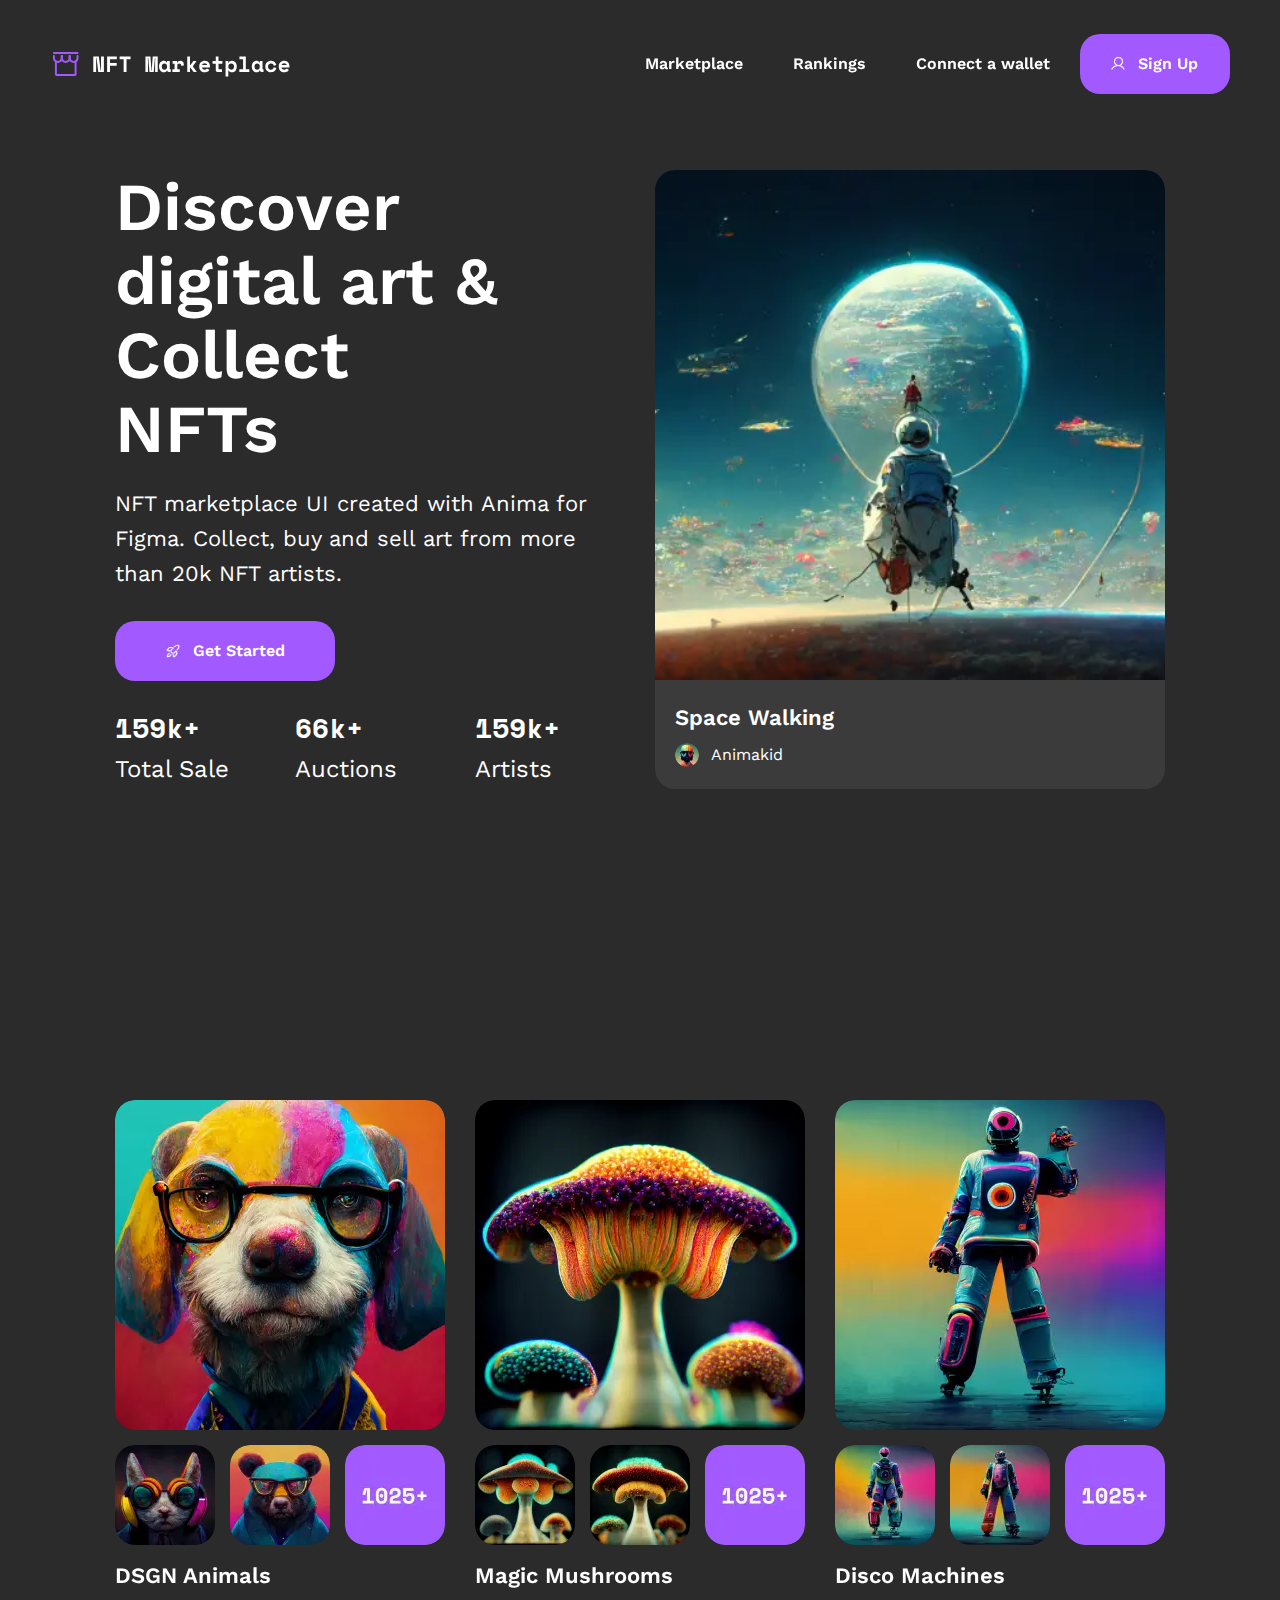
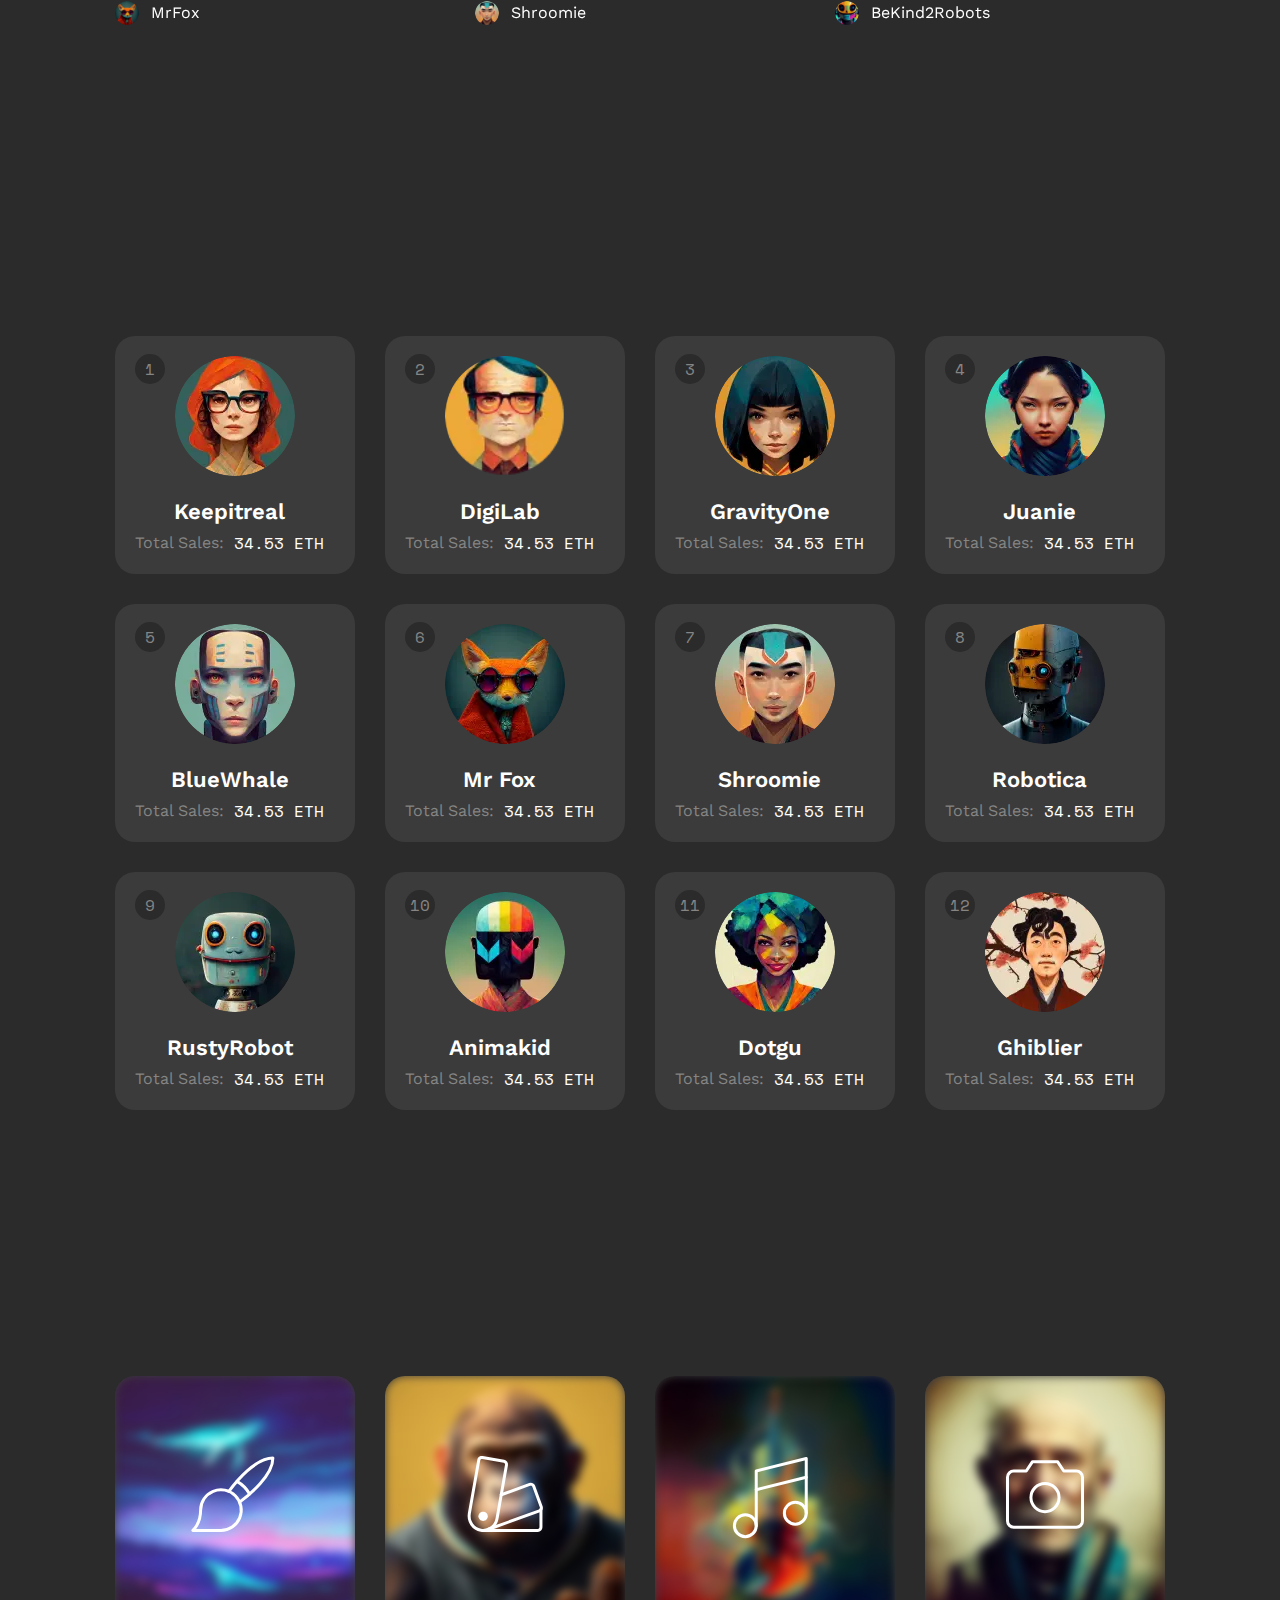
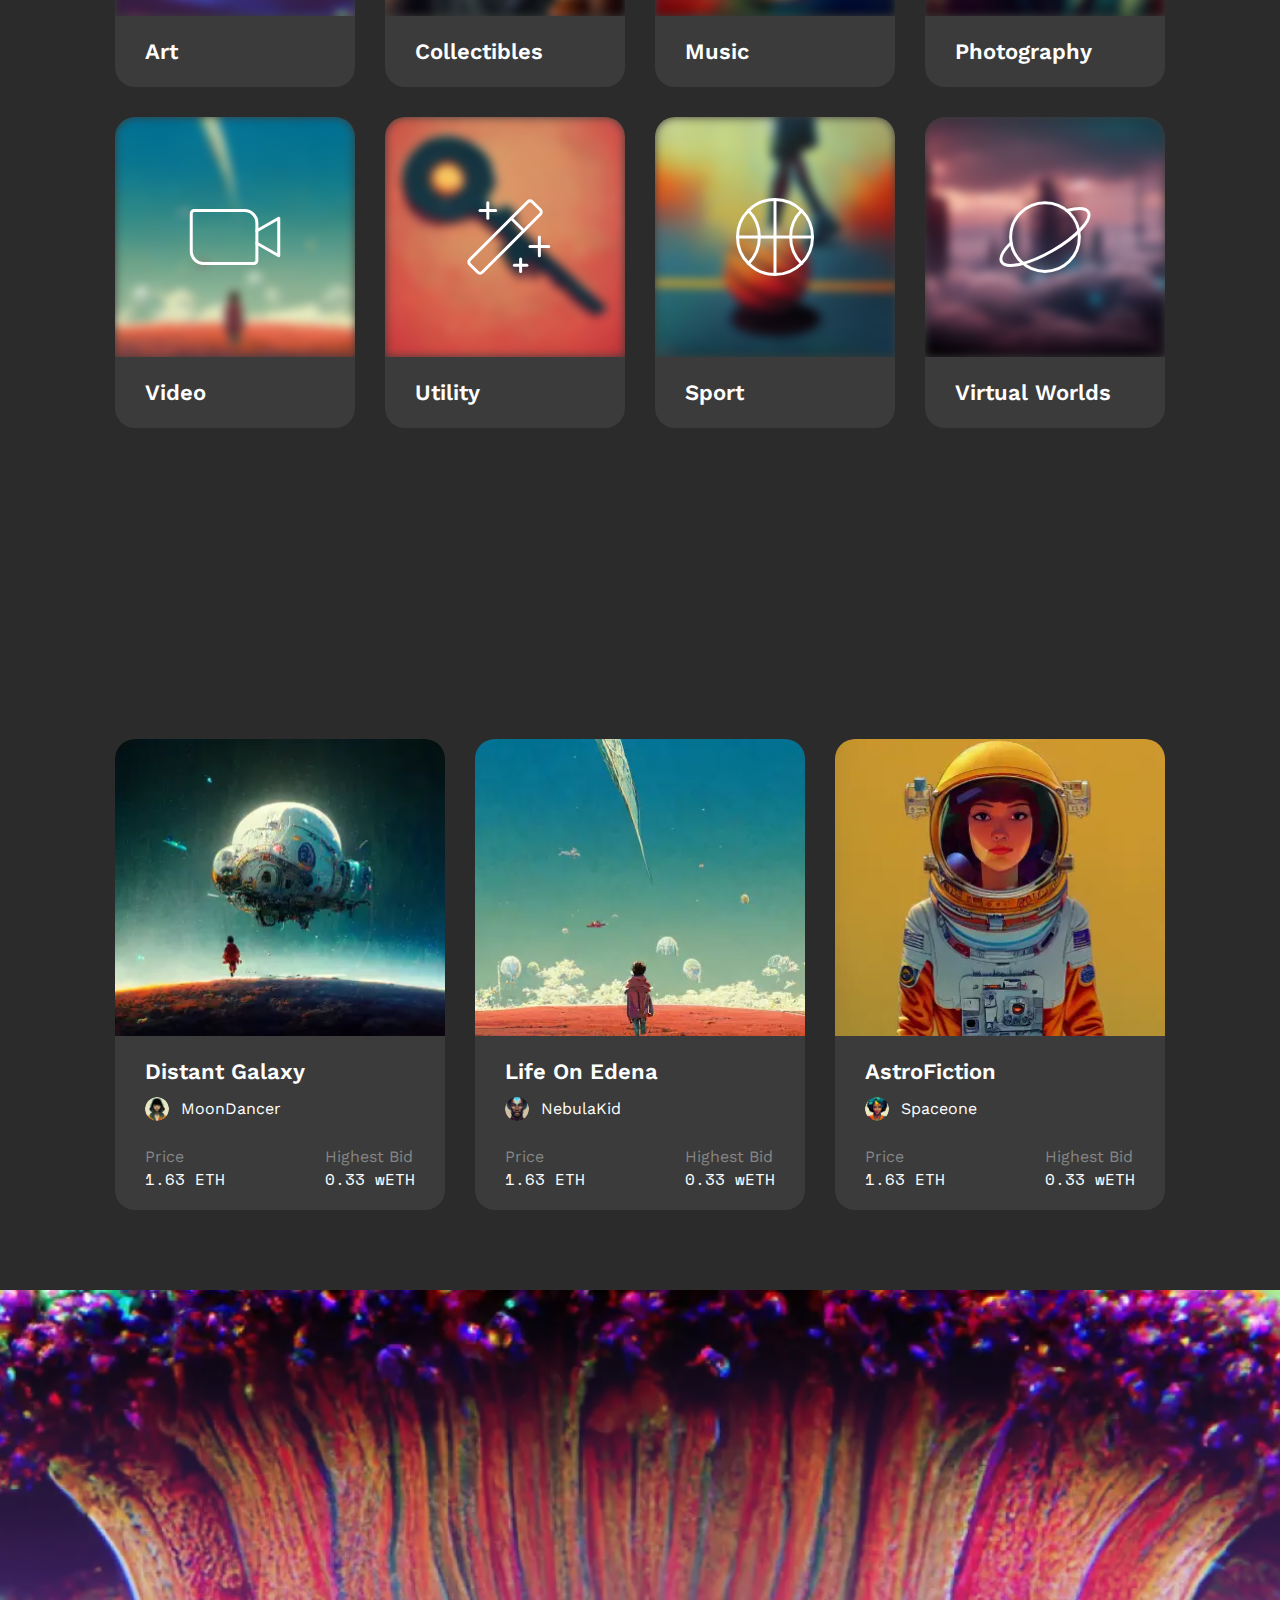
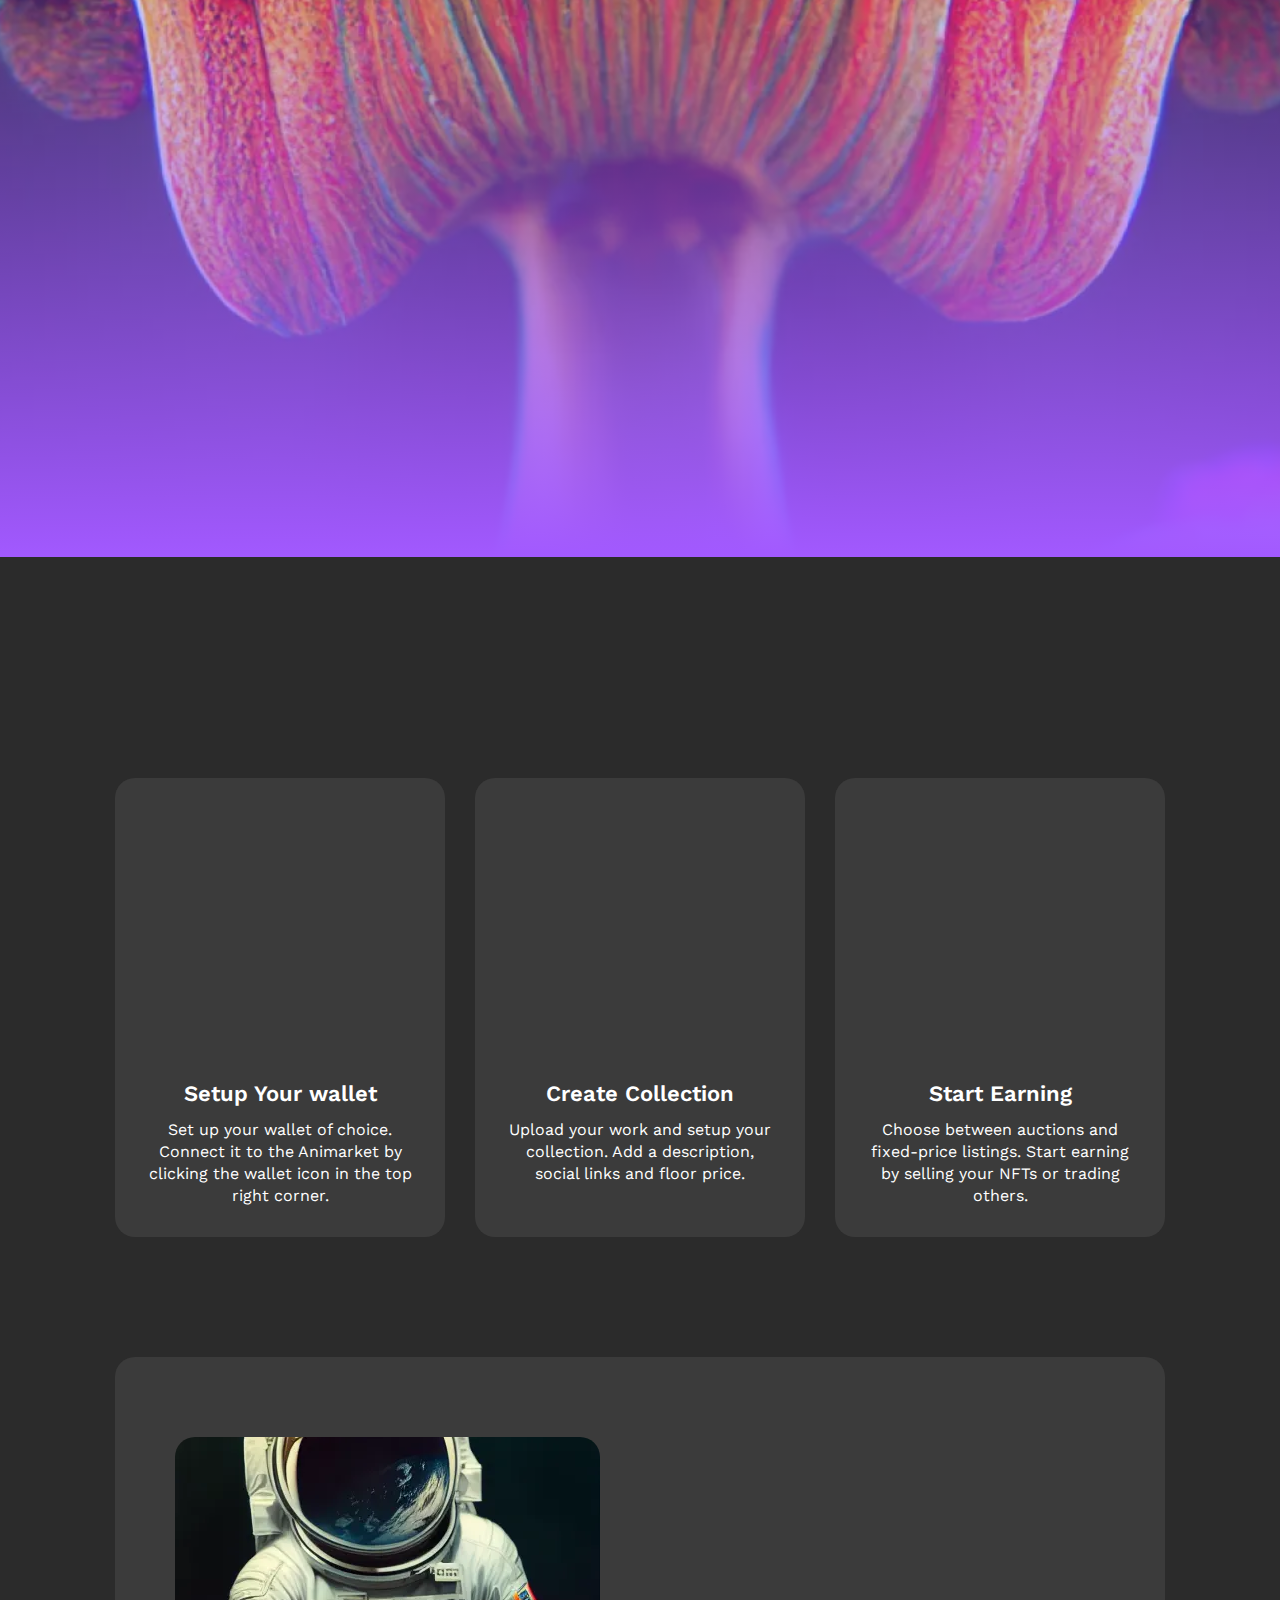
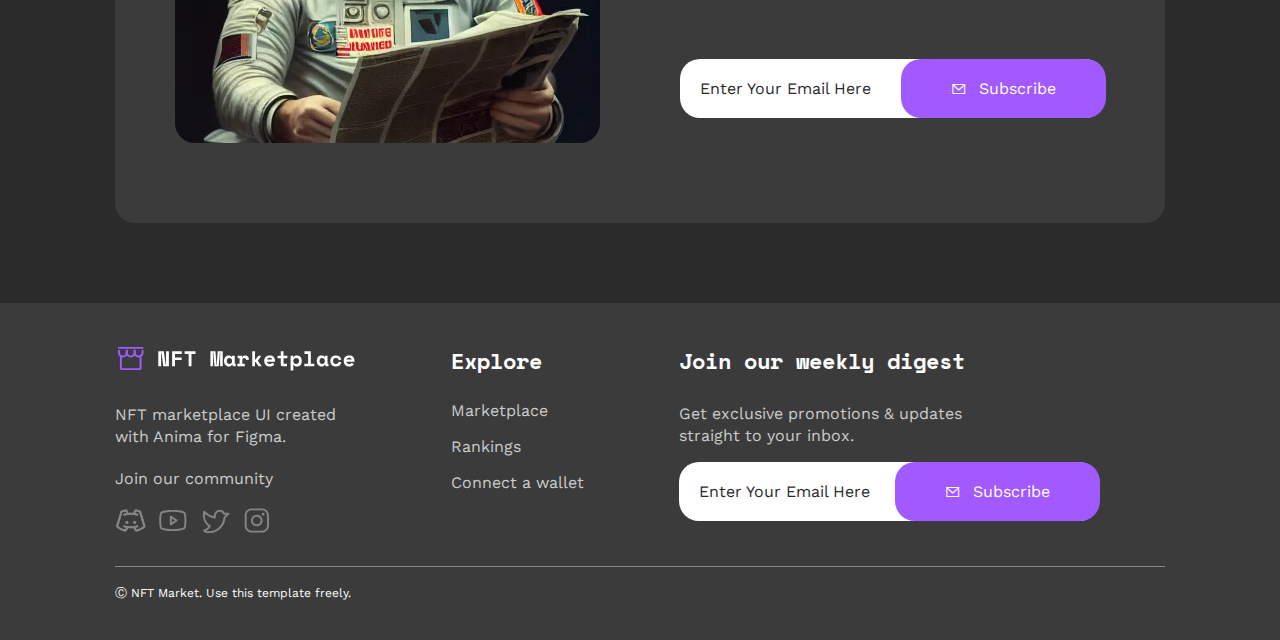
<file: marketplace/index.html>
<!DOCTYPE html>
<html lang="en">

<head>
	<title>Marketplace</title>
	<meta charset="UTF-8">
	<meta name="format-detection" content="telephone=no">
	<!-- <style>body{opacity: 0;}</style> -->
	<link rel="stylesheet" href="css/style.min.css?_v=20230212144858">
	<link rel="shortcut icon" href="favicon.ico">
	<!-- <meta name="robots" content="noindex, nofollow"> -->
	<meta name="viewport" content="width=device-width, initial-scale=1.0">
	<!-- Стили для прелоадера -->
	<style class="preloader-style">
		.preloader {
			pointer-events: none;
			z-index: 1000;
			position: fixed;
			width: 100vw;
			height: 100vh;
			top: 0;
			left: 0;
			display: flex;
			justify-content: center;
			align-items: center;
			background: linear-gradient(45deg, rgb(21, 19, 21) 10%, rgb(90, 43, 96) 100%);
		}

		.preloader * {
			box-sizing: border-box;
		}

		.preloader__body {
			padding: 0.93rem;
			display: flex;
			flex-direction: column;
			position: relative;
			width: 280px;
			height: 280px;
		}

		.preloader__one,
		.preloader__two {
			position: absolute;
			width: 175px;
			height: 175px;
			border-radius: 50%;
			top: 0;
			right: 0;
			bottom: 0;
			left: 0;
			margin: auto;
		}

		.preloader__one {
			animation: spin1 2.3s infinite linear;
		}

		.preloader__two {
			/* transform: rotate(45deg); */
			animation: spin2 2.3s infinite linear;
		}

		.preloader__one_one,
		.preloader__two_five {
			border-top: 5px solid transparent;
		}

		.preloader__one_two,
		.preloader__two_six {
			border-right: 5px solid transparent;
		}

		.preloader__one_three,
		.preloader__two_seven {
			border-bottom: 5px solid transparent;
		}

		.preloader__one_four,
		.preloader__two_eight {
			border-left: 5px solid transparent;
		}

		.preloader__one_one {
			top: -100px;
		}

		.preloader__one_two {
			right: -100px;
		}

		.preloader__one_three {
			bottom: -100px;
		}

		.preloader__one_four {
			left: -100px;
		}

		.preloader__two_five {
			right: -100px;
			bottom: 100px;
		}

		.preloader__two_six {
			left: 100px;
			top: 100px;
		}

		.preloader__two_seven {
			left: 100px;
			top: 100px;
		}

		.preloader__two_eight {
			right: 100px;
			top: 100px;
		}

		@keyframes spin1 {
			from {
				transform: rotate(0deg);
			}

			to {
				transform: rotate(360deg);
			}

			0% {
				border-color: #968fa4;
			}

			50% {
				border-color: #927aaa1d;
			}

			100% {
				border-color: #817892;
			}
		}

		@keyframes spin2 {
			from {
				transform: rotate(360deg);
			}

			to {
				transform: rotate(0deg);
			}

			0% {
				border-color: #321d5e;
			}

			50% {
				border-color: #927aaa1d;
			}

			100% {
				border-color: #442f6f;
			}
		}

		.preloader__counter {
			font-size: 35px;
			position: absolute;
			font-weight: 900;
			top: 50%;
			left: 50%;
			transform: translate(-50%, -50%);
			color: rgb(0, 0, 0);
			z-index: 2222222;
			font-family: sans-serif;
		}

		.preloader__line span {
			position: absolute;
			bottom: 0;
			left: 0;
			height: 3px;
			background-color: rgba(67, 9, 85, 0.516);
			border-radius: 25px;
			transition: width 0.3s ease 0s;
		}


		.lock body {
			overflow: hidden;
			touch-action: none;
			overscroll-behavior: none;
		}

		.wrapper {
			opacity: 0;
			visibility: hidden;
		}

		.loading .preloader {
			opacity: 1;
			visibility: visible;
		}

		.loaded .preloader {
			opacity: 0;
			visibility: hidden;
			transition: all 0.5s ease 0s;
		}

		.loaded .wrapper {
			transition: opacity 0.5s ease 0s;
			opacity: 1;
			visibility: visible;
		}
	</style>
	<!-- Скрипт прелоадера -->
	<script id="preloader">
		(function() {
			const preloaderContainer = document.querySelector('#preloader');
			let preloader, preloaderBody, showPecentLoad, showLineLoad;
			const htmlDocument = document.documentElement;
			const settings = {
				// Задержка перед удалением прелоадера из html после окончания загрузки
				delayRemovePreloader: 500,
				// Функціонал відсоткового відображення завантаження
				counter: true,
				// Функционал процентного отображения загрузки
				line: false,
				// Функционал кастомного отображения разных элементов (можно редактировать) – для включения перевести init в позицию true.
				custom: {
					init: true,
					// Элементы, которые нужно добавлять в preloader__body
					body: `
							<div class="preloader__one preloader__one_one"></div>
							<div class="preloader__one preloader__one_two"></div>
							<div class="preloader__one preloader__one_three"></div>
							<div class="preloader__one preloader__one_four"></div>
							<div class="preloader__two preloader__two_five"></div>
							<div class="preloader__two preloader__two_six"></div>
							<div class="preloader__two preloader__two_seven"></div>
							<div class="preloader__two preloader__two_eight"></div>
							`
				},
			};
			const checkBodyinterval = setInterval(() => {
				if (document.body) {
					clearInterval(checkBodyinterval);
					const preloaderTemplate = `
								<div class="preloader">
									<div class="preloader__body">
										${settings.custom.init ? settings.custom.body : ''}
										${settings.counter ? '<div class="preloader__counter">0%</div>' : ''}
										${settings.line ? '<div class="preloader__line"><span></span></div>' : ''}
									</div>
								</div>
							`;
					htmlDocument.insertAdjacentHTML("beforeend", preloaderTemplate);
					preloader = document.querySelector('.preloader');
					preloaderBody = preloader.querySelector('.preloader__body');
					showPecentLoad = document.querySelector('.preloader__counter');
					showLineLoad = document.querySelector('.preloader__line span');
				}
			}, 10);
			const checkScriptsInterval = setInterval(() => {
				const mainScriptsTag = document.querySelector('[data-main-script]');
				if (mainScriptsTag) {
					clearInterval(checkScriptsInterval);
					let preloaderImages = document.querySelectorAll('img');
					const preloaderStyle = document.querySelector('.preloader-style');
					if (preloaderImages.length) {
						const intervalDelayCuonter = 4 * preloaderImages.length < 40 ? 4 * preloaderImages.length : 40;
						let imagesLoadedCount = counter = progress = 0;
						htmlDocument.classList.add('loading');
						htmlDocument.classList.add('lock');
						window.addEventListener("load", () => htmlDocument.classList.add('download-done'));
						preloaderImages.forEach(preloaderImage => {
							const imgClone = document.createElement('img');
							if (imgClone) {
								imgClone.onload = imageLoaded;
								imgClone.onerror = imageLoaded;
								preloaderImage.dataset.src ? imgClone.src = preloaderImage.dataset.src : imgClone.src = preloaderImage.src;
							}
						});

						function setValueProgress(progress) {
							showPecentLoad ? showPecentLoad.innerText = `${progress}%` : null;
							showLineLoad ? showLineLoad.style.width = `${progress}%` : null;
						}
						showPecentLoad ? setValueProgress(progress) : null;

						function imageLoaded() {
							imagesLoadedCount++;
							progress = Math.round((100 / preloaderImages.length) * imagesLoadedCount);
							const intervalId = setInterval(() => {
								counter >= progress ? clearInterval(intervalId) : setValueProgress(++counter);
								counter >= 100 ? addLoadedClass() : null;
							}, intervalDelayCuonter);
						}

						function addLoadedClass() {
							if (this.isRun == true) return;
							this.isRun = true;

							let timer = setInterval(() => {
								if (htmlDocument.closest('.download-done')) {
									htmlDocument.classList.remove('lock');
									htmlDocument.classList.remove('loading');
									setTimeout(() => {
										htmlDocument.classList.remove('download-done');
										htmlDocument.classList.add('loaded');
									}, settings.delayRemovePreloader >= 500 ? settings.delayRemovePreloader - 500 : 0);
									const intervalRemovePreloader = setInterval(() => {
										preloader.remove();
										if (preloaderStyle) {
											preloaderStyle.remove();
										}
										clearInterval(intervalRemovePreloader);
										clearInterval(timer);
										preloaderContainer.remove();
										mainScriptsTag.removeAttribute('data-main-script');
									}, settings.delayRemovePreloader);
								} else {
									return;
								}
							}, 300);
						}
					} else {
						if (preloaderStyle) {
							preloaderStyle.remove();
						}
						preloaderContainer.remove();
					}
				}
			}, 10);
		})();
	</script>
</head>

<body>
	<div class="wrapper">
		<header class="header">
			<div class="header__inner">
				<div class="header__body">
					<a href="index.html" class="header__logo">
						<img src="img/icons/logo.svg" alt="logo">
					</a>
					<div class="header__menu menu">
						<nav class="menu__body">
							<ul class="menu__list">
								<li class="menu__item"><a href="index.html" class="menu__link">Marketplace</a></li>
								<li class="menu__item"><a href="rankings.html" class="menu__link">Rankings</a></li>
								<li class="menu__item"><a href="connect.html" class="menu__link">Connect a wallet</a></li>
							</ul>
						</nav>
					</div>
					<a data-da=".menu__list,840" href="form.html" class="header__btn _icon-user">Sign Up</a>
					<button type="button" class="header__icon icon-menu"><span></span></button>
				</div>
			</div>
		</header>

		<main class="page">
			<section class="page__discover discover">
				<div class="discover__container">
					<div class="discover__inner">
						<div class="discover__body">
							<h1 class="discover__title">Discover digital art & Collect NFTs</h1>
							<div class="discover__text">
								<p>NFT marketplace UI created with Anima for Figma. Collect, buy and sell art from more than 20k
									NFT artists.</p>
							</div>
							<div data-da=".discover__inner,767.98,2" class="discover__btn">
								<a href="#" class="discover__link _icon-rocket">Get Started</a>
							</div>
							<div class="discover__total total-block">
								<div data-watch data-watch-threshold="0.5" data-da=".discover__inner,767.98" class="total-block__inner">
									<div class="total-block__column">
										<div data-watch class="total-block__number">
											<span data-digits-counter data-digits-counter-speed="1700">240</span><span>k+</span>
										</div>
										<div class="total-block__name">Total Sale
										</div>
									</div>
									<div class="total-block__column">
										<div data-watch class="total-block__number">
											<span data-digits-counter data-digits-counter-speed="1700">100</span><span>k+</span>
										</div>
										<div class="total-block__name">Auctions
										</div>
									</div>
									<div class="total-block__column">
										<div data-watch class="total-block__number">
											<span data-digits-counter data-digits-counter-speed="1700">240</span><span>k+</span>
										</div>
										<div class="total-block__name">Artists
										</div>
									</div>
								</div>
							</div>
						</div>
						<div class="discover__imadges imadges-discover">
							<div class="imadges-discover__picture-ibg">
								<picture><source srcset="img/discover.webp" type="image/webp"><img src="img/discover.png" alt="picture"></picture>
							</div>
							<div class="imadges-discover__actions avatar-discover">
								<div class="avatar-discover__text">
									<p>Space Walking</p>
								</div>
								<div class="avatar-discover__ava">
									<a href="#" class="avatar-discover__logo">
										<picture><source srcset="img/avatar-dis.webp" type="image/webp"><img src="img/avatar-dis.png" alt="imadges-discover"></picture>
									</a>
									<div class="avatar-discover__name">Animakid</div>
								</div>
							</div>
						</div>
					</div>
				</div>
			</section>
			<section class="page__trending trending">
				<div class="trending__container">
					<h2 data-watch data-watch-threshold="0.3" class="trending__title title">Trending Collection</h2>
					<div data-watch data-watch-threshold="0.3" class="trending__subtitle subtitle">Checkout our weekly
						updated trending collection.</div>
					<div class="trending__slider swiper">
						<div class="trending__wrapper swiper-wrapper">
							<div class="trending__slide swiper-slide">
								<div class="trending__column column-trending">
									<a href="" class="column-trending__img-ibg">
										<picture><source srcset="img/trending/1-big.webp" type="image/webp"><img src="img/trending/1-big.png" alt="img"></picture>
									</a>
									<div class="column-trending__inner">
										<div class="column-trending__item">
											<a href="" class="column-trending__picture-ibg">
												<picture><source srcset="img/trending/column1sm1.webp" type="image/webp"><img src="img/trending/column1sm1.png" alt=""></picture>
											</a>
											<a href="" class="column-trending__picture-ibg">
												<picture><source srcset="img/trending/column1sm2.webp" type="image/webp"><img src="img/trending/column1sm2.png" alt=""></picture>
											</a>
											<a href="" class="column-trending__picture-ibg">
												<picture><source srcset="img/trending/number.webp" type="image/webp"><img src="img/trending/number.png" alt=""></picture>
											</a>
										</div>
									</div>
									<div class="column-trending__name avatar-discover">
										<div class="avatar-discover__text">
											<p>DSGN Animals</p>
										</div>
										<div class="avatar-discover__ava">
											<a href="#" class="avatar-discover__logo">
												<picture><source srcset="img/avatar/6.webp" type="image/webp"><img src="img/avatar/6.png" alt="imadges-discover"></picture>
											</a>
											<div class="avatar-discover__name">MrFox</div>
										</div>
									</div>
								</div>
							</div>
							<div class="trending__slide swiper-slide">
								<div class="trending__column column-trending">
									<a href="" class="column-trending__img-ibg">
										<picture><source srcset="img/trending/2-big.webp" type="image/webp"><img src="img/trending/2-big.png" alt="img"></picture>
									</a>
									<div class="column-trending__inner">
										<div class="column-trending__item">
											<a href="" class="column-trending__picture-ibg">
												<picture><source srcset="img/trending/column2sm1.webp" type="image/webp"><img src="img/trending/column2sm1.png" alt=""></picture>
											</a>
											<a href="" class="column-trending__picture-ibg">
												<picture><source srcset="img/trending/column2sm2.webp" type="image/webp"><img src="img/trending/column2sm2.png" alt=""></picture>
											</a>
											<a href="" class="column-trending__picture-ibg">
												<picture><source srcset="img/trending/number.webp" type="image/webp"><img src="img/trending/number.png" alt=""></picture>
											</a>
										</div>
									</div>
									<div class="column-trending__name avatar-discover">
										<div class="avatar-discover__text">
											<p>Magic Mushrooms</p>
										</div>
										<div class="avatar-discover__ava">
											<a href="#" class="avatar-discover__logo">
												<picture><source srcset="img/avatar/7.webp" type="image/webp"><img src="img/avatar/7.png" alt="imadges-discover"></picture>
											</a>
											<div class="avatar-discover__name">Shroomie</div>
										</div>
									</div>
								</div>
							</div>
							<div class="trending__slide swiper-slide">
								<div class="trending__column column-trending">
									<a href="" class="column-trending__img-ibg">
										<picture><source srcset="img/trending/3-big.webp" type="image/webp"><img src="img/trending/3-big.png" alt="img"></picture>
									</a>
									<div class="column-trending__inner">
										<div class="column-trending__item">
											<a href="" class="column-trending__picture-ibg">
												<picture><source srcset="img/trending/column3sm1.webp" type="image/webp"><img src="img/trending/column3sm1.png" alt=""></picture>
											</a>
											<a href="" class="column-trending__picture-ibg">
												<picture><source srcset="img/trending/column3sm2.webp" type="image/webp"><img src="img/trending/column3sm2.png" alt=""></picture>
											</a>
											<a href="" class="column-trending__picture-ibg">
												<picture><source srcset="img/trending/number.webp" type="image/webp"><img src="img/trending/number.png" alt=""></picture>
											</a>
										</div>
									</div>
									<div class="column-trending__name avatar-discover">
										<div class="avatar-discover__text">
											<p>Disco Machines</p>
										</div>
										<div class="avatar-discover__ava">
											<a href="#" class="avatar-discover__logo">
												<picture><source srcset="img/avatar/12.webp" type="image/webp"><img src="img/avatar/12.png" alt="imadges-discover"></picture>
											</a>
											<div class="avatar-discover__name">BeKind2Robots</div>
										</div>
									</div>
								</div>
							</div>
						</div>
					</div>
				</div>
			</section>
			<section class="page__creators creators">
				<div class="creators__container">
					<div data-watch data-watch-threshold="0.3" class="creators__header header-block">
						<div class="header-block__text">
							<h2 data-watch data-watch-threshold="0.3" class="header-block__title title">Top creators</h2>
							<div data-watch data-watch-threshold="0.3" class="header-block__subtitle subtitle">Checkout Top Rated Creators on the NFT Marketplace
							</div>
						</div>
						<div data-da=".creators__inner,700" class="header-block__btn">
							<a href="rankings.html" class="header-block__link _icon-rocket">View Rankings</a>
						</div>
					</div>
					<div class="creators__inner">
						<a href="#" class="creators__cards cards-creators">
							<div class="cards-creators__element">1</div>
							<div class="cards-creators__img-ibg">
								<picture><source srcset="img/avatar/1.webp" type="image/webp"><img src="img/avatar/1.png" alt="avatar"></picture>
							</div>
							<div class="cards-creators__text">
								<div class="cards-creators__title">Keepitreal</div>
								<div class="cards-creators__total total">
									<div class="total__sale">Total Sales:</div>
									<div class="total__num">34.53 ETH</div>
								</div>
							</div>
						</a>
						<a href="#" class="creators__cards cards-creators">
							<div class="cards-creators__element">2</div>
							<div class="cards-creators__img-ibg">
								<picture><source srcset="img/avatar/2.webp" type="image/webp"><img src="img/avatar/2.png" alt="avatar"></picture>
							</div>
							<div class="cards-creators__text">
								<div class="cards-creators__title">DigiLab</div>
								<div class="cards-creators__total total">
									<div class="total__sale">Total Sales:</div>
									<div class="total__num">34.53 ETH</div>
								</div>
							</div>
						</a>
						<a href="#" class="creators__cards cards-creators">
							<div class="cards-creators__element">3</div>
							<div class="cards-creators__img-ibg">
								<picture><source srcset="img/avatar/3.webp" type="image/webp"><img src="img/avatar/3.png" alt="avatar"></picture>
							</div>
							<div class="cards-creators__text">
								<div class="cards-creators__title">GravityOne</div>
								<div class="cards-creators__total total">
									<div class="total__sale">Total Sales:</div>
									<div class="total__num">34.53 ETH</div>
								</div>
							</div>
						</a>
						<a href="#" class="creators__cards cards-creators">
							<div class="cards-creators__element">4</div>
							<div class="cards-creators__img-ibg">
								<picture><source srcset="img/avatar/4.webp" type="image/webp"><img src="img/avatar/4.png" alt="avatar"></picture>
							</div>
							<div class="cards-creators__text">
								<div class="cards-creators__title">Juanie</div>
								<div class="cards-creators__total total">
									<div class="total__sale">Total Sales:</div>
									<div class="total__num">34.53 ETH</div>
								</div>
							</div>
						</a>
						<a href="#" class="creators__cards cards-creators">
							<div class="cards-creators__element">5</div>
							<div class="cards-creators__img-ibg">
								<picture><source srcset="img/avatar/5.webp" type="image/webp"><img src="img/avatar/5.png" alt="avatar"></picture>
							</div>
							<div class="cards-creators__text">
								<div class="cards-creators__title">BlueWhale</div>
								<div class="cards-creators__total total">
									<div class="total__sale">Total Sales:</div>
									<div class="total__num">34.53 ETH</div>
								</div>
							</div>
						</a>
						<a href="#" class="creators__cards cards-creators">
							<div class="cards-creators__element">6</div>
							<div class="cards-creators__img-ibg">
								<picture><source srcset="img/avatar/6.webp" type="image/webp"><img src="img/avatar/6.png" alt="avatar"></picture>
							</div>
							<div class="cards-creators__text">
								<div class="cards-creators__title">mr fox</div>
								<div class="cards-creators__total total">
									<div class="total__sale">Total Sales:</div>
									<div class="total__num">34.53 ETH</div>
								</div>
							</div>
						</a>
						<a href="#" class="creators__cards cards-creators creators__cards--non">
							<div class="cards-creators__element">7</div>
							<div class="cards-creators__img-ibg">
								<picture><source srcset="img/avatar/7.webp" type="image/webp"><img src="img/avatar/7.png" alt="avatar"></picture>
							</div>
							<div class="cards-creators__text">
								<div class="cards-creators__title">Shroomie</div>
								<div class="cards-creators__total total">
									<div class="total__sale">Total Sales:</div>
									<div class="total__num">34.53 ETH</div>
								</div>
							</div>
						</a>
						<a href="#" class="creators__cards cards-creators creators__cards--non">
							<div class="cards-creators__element">8</div>
							<div class="cards-creators__img-ibg">
								<picture><source srcset="img/avatar/8.webp" type="image/webp"><img src="img/avatar/8.png" alt="avatar"></picture>
							</div>
							<div class="cards-creators__text">
								<div class="cards-creators__title">robotica</div>
								<div class="cards-creators__total total">
									<div class="total__sale">Total Sales:</div>
									<div class="total__num">34.53 ETH</div>
								</div>
							</div>
						</a>
						<a href="#" class="creators__cards cards-creators creators__cards--non">
							<div class="cards-creators__element">9</div>
							<div class="cards-creators__img-ibg">
								<picture><source srcset="img/avatar/9.webp" type="image/webp"><img src="img/avatar/9.png" alt="avatar"></picture>
							</div>
							<div class="cards-creators__text">
								<div class="cards-creators__title">RustyRobot</div>
								<div class="cards-creators__total total">
									<div class="total__sale">Total Sales:</div>
									<div class="total__num">34.53 ETH</div>
								</div>
							</div>
						</a>
						<a href="#" class="creators__cards cards-creators creators__cards--non">
							<div class="cards-creators__element">10</div>
							<div class="cards-creators__img-ibg">
								<picture><source srcset="img/avatar/14.webp" type="image/webp"><img src="img/avatar/14.png" alt="avatar"></picture>
							</div>
							<div class="cards-creators__text">
								<div class="cards-creators__title">animakid</div>
								<div class="cards-creators__total total">
									<div class="total__sale">Total Sales:</div>
									<div class="total__num">34.53 ETH</div>
								</div>
							</div>
						</a>
						<a href="#" class="creators__cards cards-creators creators__cards--non">
							<div class="cards-creators__element">11</div>
							<div class="cards-creators__img-ibg">
								<picture><source srcset="img/avatar/15.webp" type="image/webp"><img src="img/avatar/15.png" alt="avatar"></picture>
							</div>
							<div class="cards-creators__text">
								<div class="cards-creators__title">Dotgu</div>
								<div class="cards-creators__total total">
									<div class="total__sale">Total Sales:</div>
									<div class="total__num">34.53 ETH</div>
								</div>
							</div>
						</a>
						<a href="#" class="creators__cards cards-creators creators__cards--non">
							<div class="cards-creators__element">12</div>
							<div class="cards-creators__img-ibg">
								<picture><source srcset="img/avatar/17.webp" type="image/webp"><img src="img/avatar/17.png" alt="avatar"></picture>
							</div>
							<div class="cards-creators__text">
								<div class="cards-creators__title">Ghiblier</div>
								<div class="cards-creators__total total">
									<div class="total__sale">Total Sales:</div>
									<div class="total__num">34.53 ETH</div>
								</div>
							</div>
						</a>
					</div>
				</div>
			</section>
			<section class="page__browse browse">
				<div class="browse__container">
					<h2 data-watch data-watch-threshold="0.3" class="browse__title title">Browse Categories</h2>
					<div class="browse__body">
						<a href="created.html" class="browse__cards cards-browse">
							<div class="cards-browse__img-ibg cards-browse__img-ibg--1">
								<picture><source srcset="img/browse/1.webp" type="image/webp"><img src="img/browse/1.png" alt="cards-browse"></picture>
							</div>
							<div class="cards-browse__title">Art</div>
						</a>
						<a href="created.html" class="browse__cards cards-browse">
							<div class="cards-browse__img-ibg cards-browse__img-ibg--2">
								<picture><source srcset="img/browse/2.webp" type="image/webp"><img src="img/browse/2.png" alt="cards-browse"></picture>
							</div>
							<div class="cards-browse__title">Collectibles</div>
						</a>
						<a href="created.html" class="browse__cards cards-browse">
							<div class="cards-browse__img-ibg cards-browse__img-ibg--3">
								<picture><source srcset="img/browse/3.webp" type="image/webp"><img src="img/browse/3.png" alt="cards-browse"></picture>
							</div>
							<div class="cards-browse__title">Music</div>
						</a>
						<a href="created.html" class="browse__cards cards-browse">
							<div class="cards-browse__img-ibg cards-browse__img-ibg--4">
								<picture><source srcset="img/browse/4.webp" type="image/webp"><img src="img/browse/4.png" alt="cards-browse"></picture>
							</div>
							<div class="cards-browse__title">Photography</div>
						</a>
						<a href="created.html" class="browse__cards cards-browse">
							<div class="cards-browse__img-ibg cards-browse__img-ibg--5">
								<picture><source srcset="img/browse/5.webp" type="image/webp"><img src="img/browse/5.png" alt="cards-browse"></picture>
							</div>
							<div class="cards-browse__title">Video</div>
						</a>
						<a href="created.html" class="browse__cards cards-browse">
							<div class="cards-browse__img-ibg cards-browse__img-ibg--6">
								<picture><source srcset="img/browse/6.webp" type="image/webp"><img src="img/browse/6.png" alt="cards-browse"></picture>
							</div>
							<div class="cards-browse__title">Utility</div>
						</a>
						<a href="created.html" class="browse__cards cards-browse">
							<div class="cards-browse__img-ibg cards-browse__img-ibg--7">
								<picture><source srcset="img/browse/7.webp" type="image/webp"><img src="img/browse/7.png" alt="cards-browse"></picture>
							</div>
							<div class="cards-browse__title">Sport</div>
						</a>
						<a href="created.html" class="browse__cards cards-browse">
							<div class="cards-browse__img-ibg cards-browse__img-ibg--8">
								<picture><source srcset="img/browse/8.webp" type="image/webp"><img src="img/browse/8.png" alt="cards-browse"></picture>
							</div>
							<div class="cards-browse__title">Virtual Worlds</div>
						</a>
					</div>
				</div>
			</section>
			<section class="page__nft-more nft-more">
				<div class="nft-more__container">
					<div data-watch data-watch-threshold="0.3" class="nft-more__header header-block">
						<div class="header-block__text">
							<h2 data-watch data-watch-threshold="0.3" class="header-block__title title">Discover More NFTs</h2>
							<div data-watch data-watch-threshold="0.3" class="header-block__subtitle subtitle">Explore new trending NFTs</div>
						</div>
						<div data-da=".nft-more__container,700" class="header-block__btn">
							<a href="browse.html" class="header-block__link _icon-eye">See All</a>
						</div>
					</div>
					<div class="nft-more__body body-more-nft">
						<div class="body-more-nft__cards">
							<div class="body-more-nft__img-ibg">
								<picture><source srcset="img/more-nft/1.webp" type="image/webp"><img src="img/more-nft/1.png" alt="more-nft"></picture>
							</div>
							<div class="body-more-nft__inner">
								<div class="body-more-nft__name avatar-discover">
									<div class="avatar-discover__text">
										<p>Distant Galaxy</p>
									</div>
									<div class="avatar-discover__ava">
										<a href="#" class="avatar-discover__logo">
											<picture><source srcset="img/avatar/16.webp" type="image/webp"><img src="img/avatar/16.png" alt="imadges-discover"></picture>
										</a>
										<div class="avatar-discover__name">MoonDancer</div>
									</div>
								</div>
								<div class="body-more-nft__total total">
									<div class="total__body">
										<div class="total__sale">Price</div>
										<div class="total__num">1.63 ETH</div>
									</div>
									<div class="total__body">
										<div class="total__sale">Highest Bid</div>
										<div class="total__num">0.33 wETH</div>
									</div>
								</div>
							</div>
						</div>
						<div class="body-more-nft__cards">
							<div class="body-more-nft__img-ibg">
								<picture><source srcset="img/more-nft/2.webp" type="image/webp"><img src="img/more-nft/2.png" alt="more-nft"></picture>
							</div>
							<div class="body-more-nft__inner">
								<div class="body-more-nft__name avatar-discover">
									<div class="avatar-discover__text">
										<p>Life On Edena</p>
									</div>
									<div class="avatar-discover__ava">
										<a href="#" class="avatar-discover__logo">
											<picture><source srcset="img/avatar/10.webp" type="image/webp"><img src="img/avatar/10.png" alt="imadges-discover"></picture>
										</a>
										<div class="avatar-discover__name">NebulaKid</div>
									</div>
								</div>
								<div class="body-more-nft__total total">
									<div class="total__body">
										<div class="total__sale">Price</div>
										<div class="total__num">1.63 ETH</div>
									</div>
									<div class="total__body">
										<div class="total__sale">Highest Bid</div>
										<div class="total__num">0.33 wETH</div>
									</div>
								</div>
							</div>
						</div>
						<div class="body-more-nft__cards body-more-nft__cards--3">
							<div class="body-more-nft__img-ibg">
								<picture><source srcset="img/more-nft/3.webp" type="image/webp"><img src="img/more-nft/3.png" alt=""></picture>
							</div>
							<div class="body-more-nft__inner">
								<div class="body-more-nft__name avatar-discover">
									<div class="avatar-discover__text">
										<p>AstroFiction</p>
									</div>
									<div class="avatar-discover__ava">
										<a href="#" class="avatar-discover__logo">
											<picture><source srcset="img/avatar/15.webp" type="image/webp"><img src="img/avatar/15.png" alt="imadges-discover"></picture>
										</a>
										<div class="avatar-discover__name">Spaceone</div>
									</div>
								</div>
								<div class="body-more-nft__total total">
									<div class="total__body">
										<div class="total__sale">Price</div>
										<div class="total__num">1.63 ETH</div>
									</div>
									<div class="total__body">
										<div class="total__sale">Highest Bid</div>
										<div class="total__num">0.33 wETH</div>
									</div>
								</div>
							</div>
						</div>
					</div>
				</div>
			</section>
			<section class="page__mashrooms mashrooms">
				<div class="mashrooms__container">
					<div class="mashrooms__img-ibg">
						<picture><source srcset="img/works/bgmshrms.webp" type="image/webp"><img src="img/works/bgmshrms.png" alt=""></picture>
					</div>
					<div data-watch data-watch-threshold="0.3" data-watch-once class="mashrooms__body">
						<div class="mashrooms__inner">
							<div class="mashrooms__label">
								<a href="#" class="mashrooms__logo">
									<picture><source srcset="img/avatar/7.webp" type="image/webp"><img src="img/avatar/7.png" alt="imadges-discover"></picture> Shroomie
								</a>
								<!-- <div class="mashrooms__name"></div> -->
							</div>
							<h2 class="mashrooms__title">Magic Mashrooms</h2>
							<div data-da=".mashrooms__body,700" class="mashrooms__btn">
								<a href="orbitians.html" class="mashrooms__link _icon-eye">See NFT</a>
							</div>
						</div>
						<div class="mashrooms__clock clock">
							<div class="clock__body">
								<div class="clock__text">Auction ends in:</div>
								<div class="clock__num" id="clock"></div>
								<div class="clock__column">
									<div class="clock__hourse">Hours</div>
									<div class="clock__minutes">Minutes</div>
									<div class="clock__seconds">Seconds</div>
								</div>
							</div>
						</div>
					</div>
				</div>
			</section>
			<section class="page__how-works how-works">
				<div class="how-works__container">
					<h2 data-watch data-watch-threshold="0.3" class="how-works__title title">How it works</h2>
					<div data-watch data-watch-threshold="0.3" class="how-works__subtitle subtitle">Find out how to get started</div>
					<div class="how-works__body">
						<a href="" class="how-works__columns">
							<div class="how-works__img-ibg">
								<picture><source srcset="img/works/1.webp" type="image/webp"><img src="img/works/1.png" alt=""></picture>
							</div>
							<div class="how-works__text text-column">
								<h4 class="text-column__title">Setup Your wallet</h4>
								<div class="text-column__options">
									<p>Set up your wallet of choice. Connect it to the Animarket by clicking the wallet icon in the top right corner.</p>
								</div>
							</div>
						</a>
						<a href="" class="how-works__columns">
							<div class="how-works__img-ibg">
								<picture><source srcset="img/works/2.webp" type="image/webp"><img src="img/works/2.png" alt=""></picture>
							</div>
							<div class="how-works__text text-column">
								<h4 class="text-column__title">Create Collection</h4>
								<div class="text-column__options">
									<p>Upload your work and setup your collection. Add a description, social links and floor price.</p>
								</div>
							</div>
						</a>
						<a href="" class="how-works__columns">
							<div class="how-works__img-ibg">
								<picture><source srcset="img/works/3.webp" type="image/webp"><img src="img/works/3.png" alt=""></picture>
							</div>
							<div class="how-works__text text-column">
								<h4 class="text-column__title">Start Earning</h4>
								<div class="text-column__options">
									<p>Choose between auctions and fixed-price listings. Start earning by selling your NFTs or trading others. </p>
								</div>
							</div>
						</a>
					</div>
				</div>
			</section>
			<section class="page__digest digest">
				<div class="digest__container">
					<div class="digest__inner">
						<div class="digest__img-ibg">
							<picture><source srcset="img/weekly.webp" type="image/webp"><img src="img/weekly.png" alt=""></picture>
						</div>
						<div class="digest__body">
							<h2 data-watch data-watch-threshold="0.3" data-watch-once class="digest__title title">Join our weekly digest</h2>
							<div data-watch data-watch-threshold="0.3" data-watch-once class="digest__subtitle subtitle">Get exclusive promotions & updates straight to your inbox.</div>
							<form action="#" class="digest__form form">
								<div class="form__input">
									<input required autocomplete="off" type="email" placeholder="Enter your email here">
								</div>
								<div class="form__btn">
									<button type="submit" class="_icon-envelope">Subscribe</button>
								</div>
							</form>
						</div>
					</div>
				</div>
			</section>
		</main>
		<footer class="footer">
			<div class="footer__container">
				<div class="footer__body">
					<div class="footer__column column-community">
						<a href="" class="column-community__logo">
							<img src="img/icons/logo.svg" alt="logo">
						</a>
						<div class="column-community__text">
							<p>NFT marketplace UI created with Anima for Figma.</p>
							<p>Join our community</p>
						</div>
						<div class="column-community__social">
							<a href="" class="column-community__link">
								<img src="img/icons/discord.svg" alt="">
							</a>
							<a href="" class="column-community__link">
								<img src="img/icons/youtube.svg" alt="">
							</a>
							<a href="" class="column-community__link">
								<img src="img/icons/twitter.svg" alt="">
							</a>
							<a href="" class="column-community__link">
								<img src="img/icons/instagram.svg" alt="">
							</a>
						</div>
					</div>
					<div class="footer__column column-explore">
						<h4 class="column-explore__title">Explore</h4>
						<div class="column-explore__body">
							<a href="" class="column-explore__link">Marketplace</a>
							<a href="" class="column-explore__link">Rankings</a>
							<a href="" class="column-explore__link">Connect a wallet</a>
						</div>
					</div>
					<div class="footer__column column-join">
						<h4 class="column-join__title">Join our weekly digest</h4>
						<div class="column-join__text">
							<p>Get exclusive promotions & updates straight to your inbox.</p>
						</div>
						<form action="#" class="footer__column footer-form">
							<div class="footer-form__input">
								<input required autocomplete="off" type="email" placeholder="Enter your email here">
							</div>
							<div class="footer-form__btn">
								<button type="submit" class="_icon-envelope">Subscribe</button>
							</div>
						</form>
					</div>
				</div>
				<div class="footer__copy">
					<p>Ⓒ NFT Market. Use this template freely.</p>
				</div>
			</div>
		</footer>
	</div>
	<script data-main-script src="js/app.min.js?_v=20230212144858"></script>
</body>

</html>
</file>
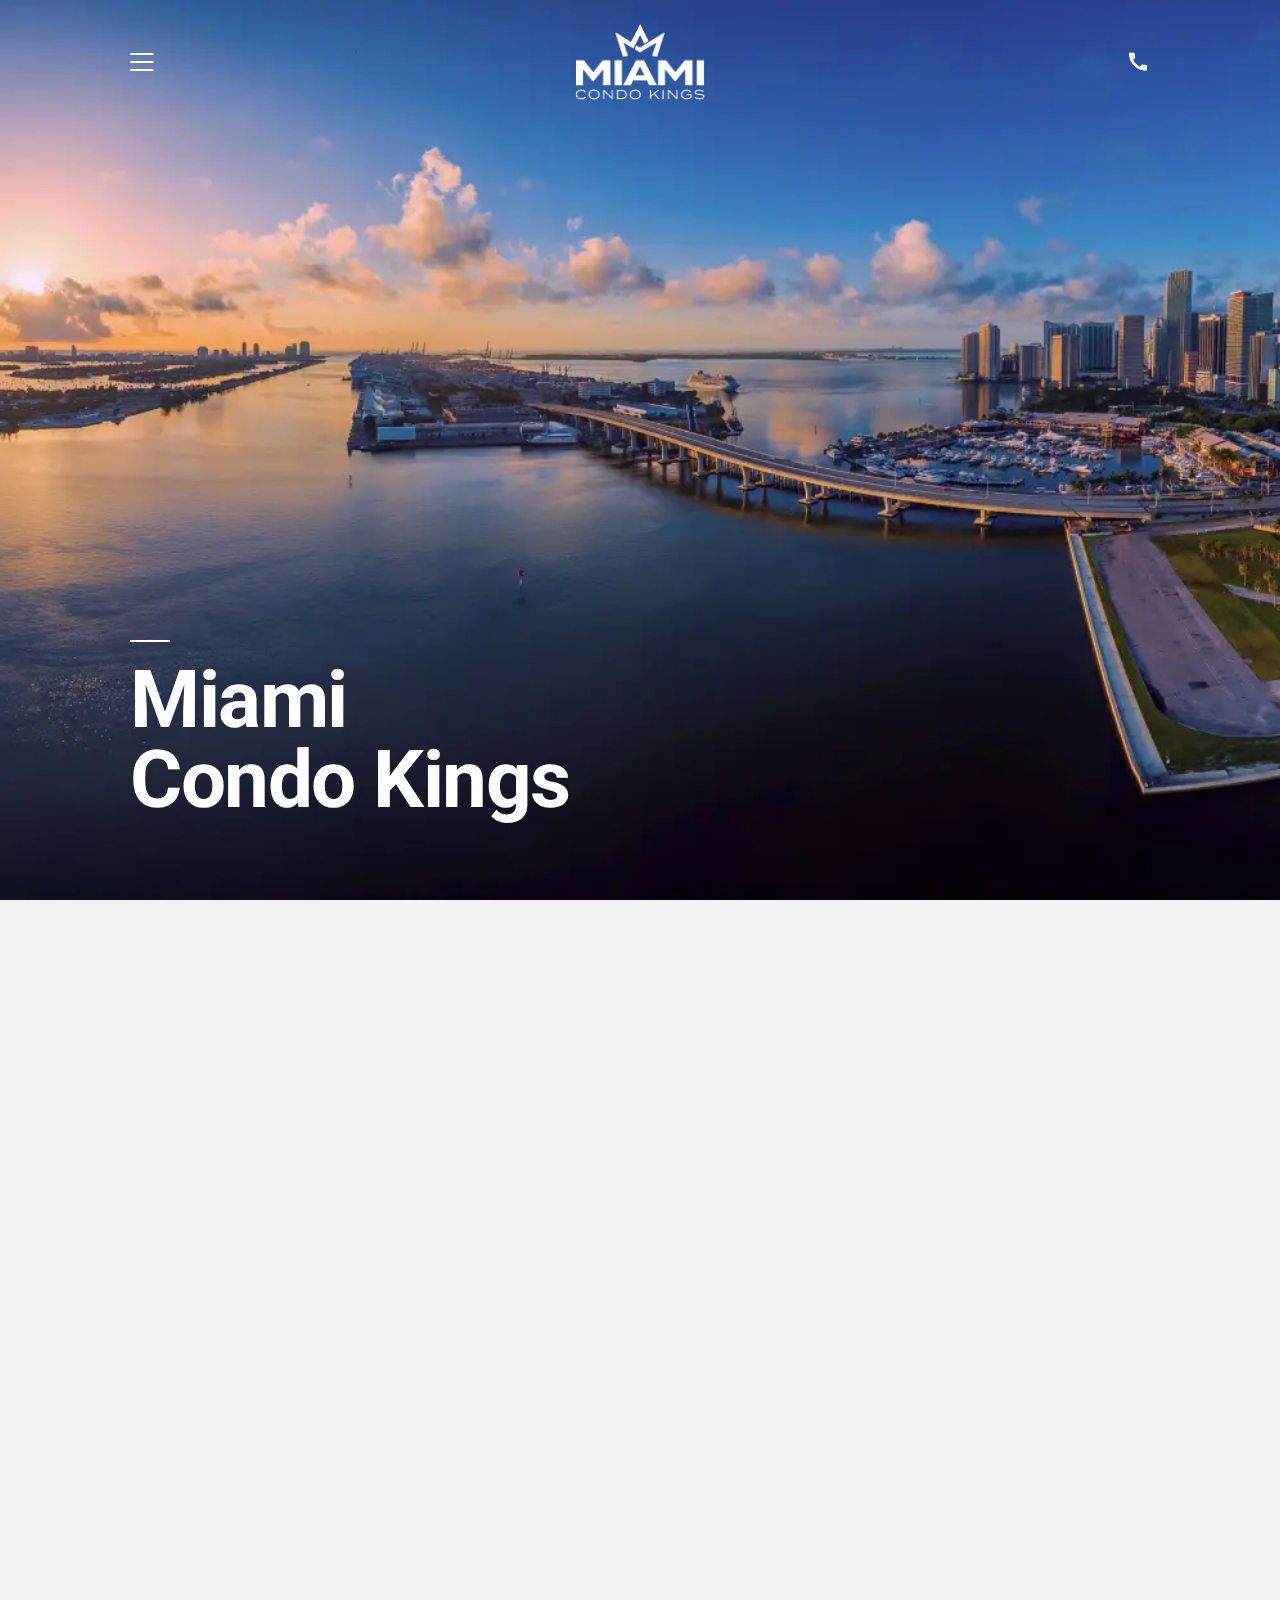
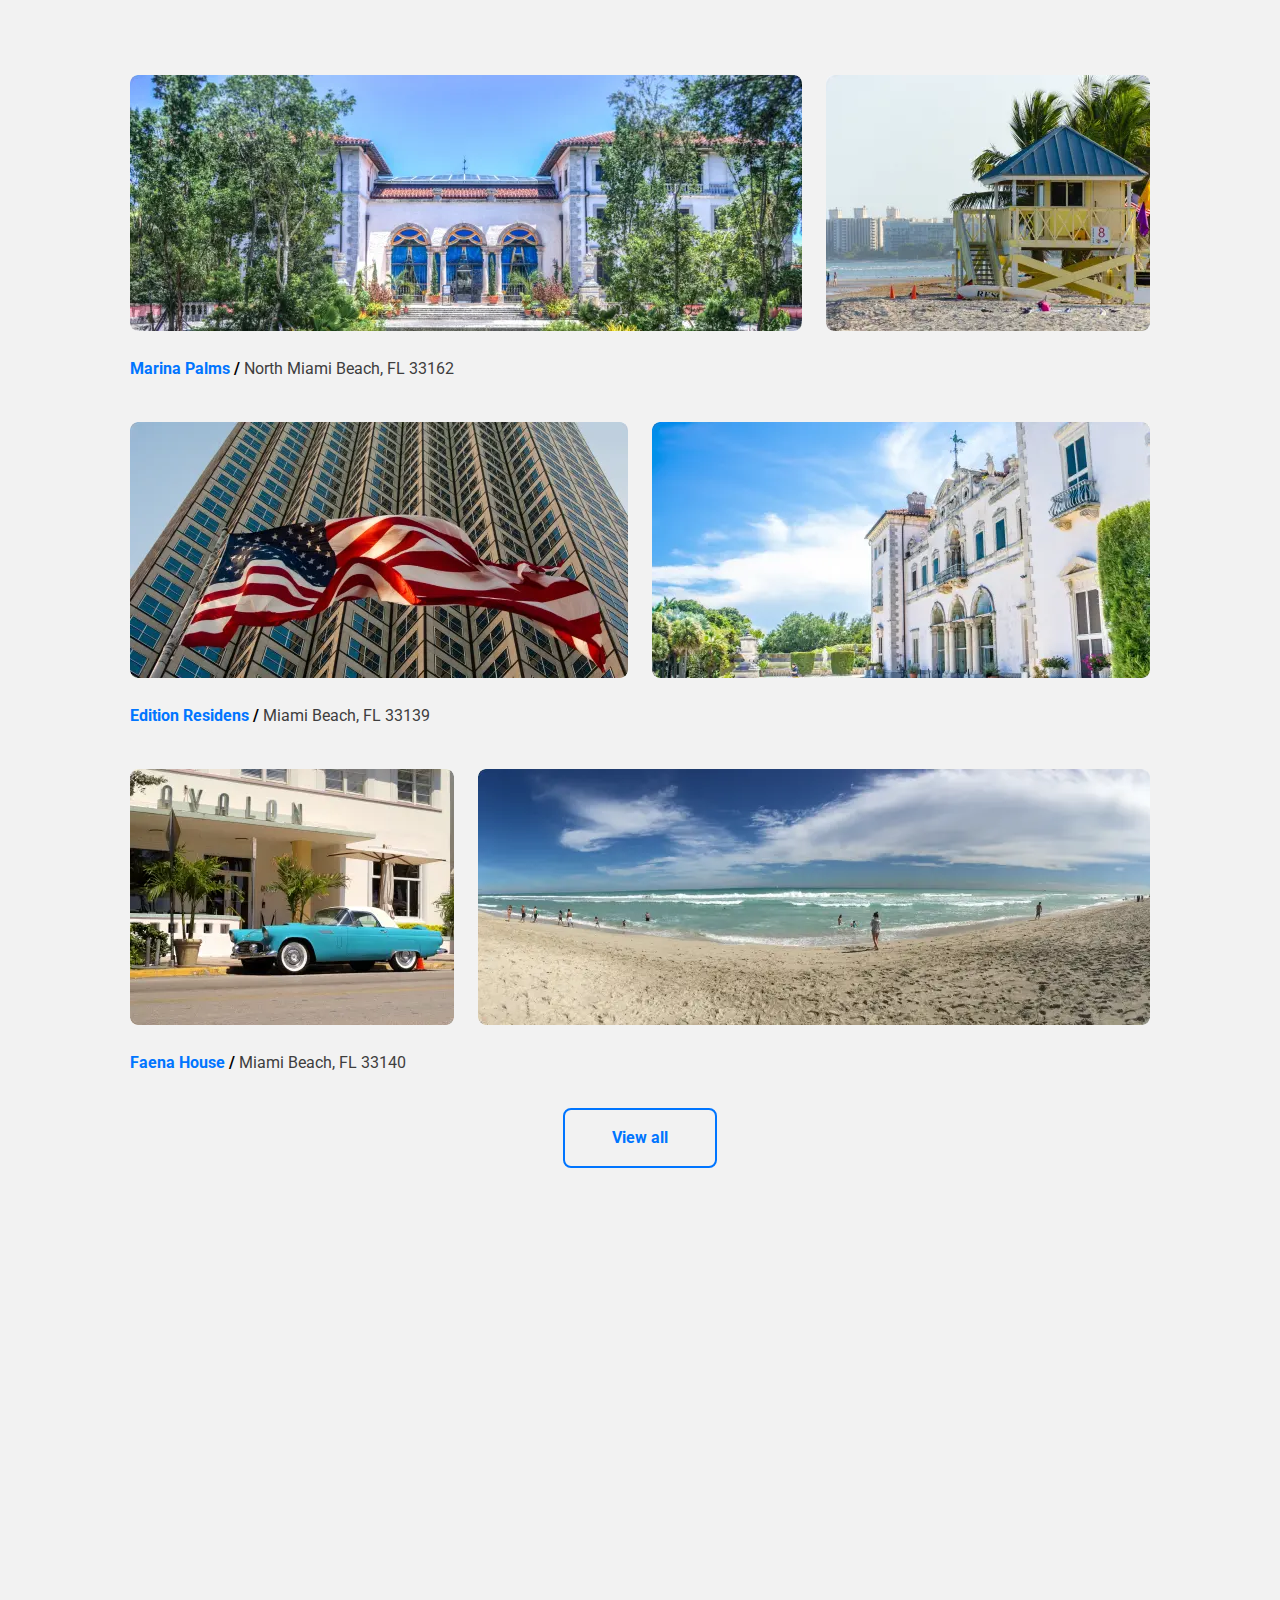
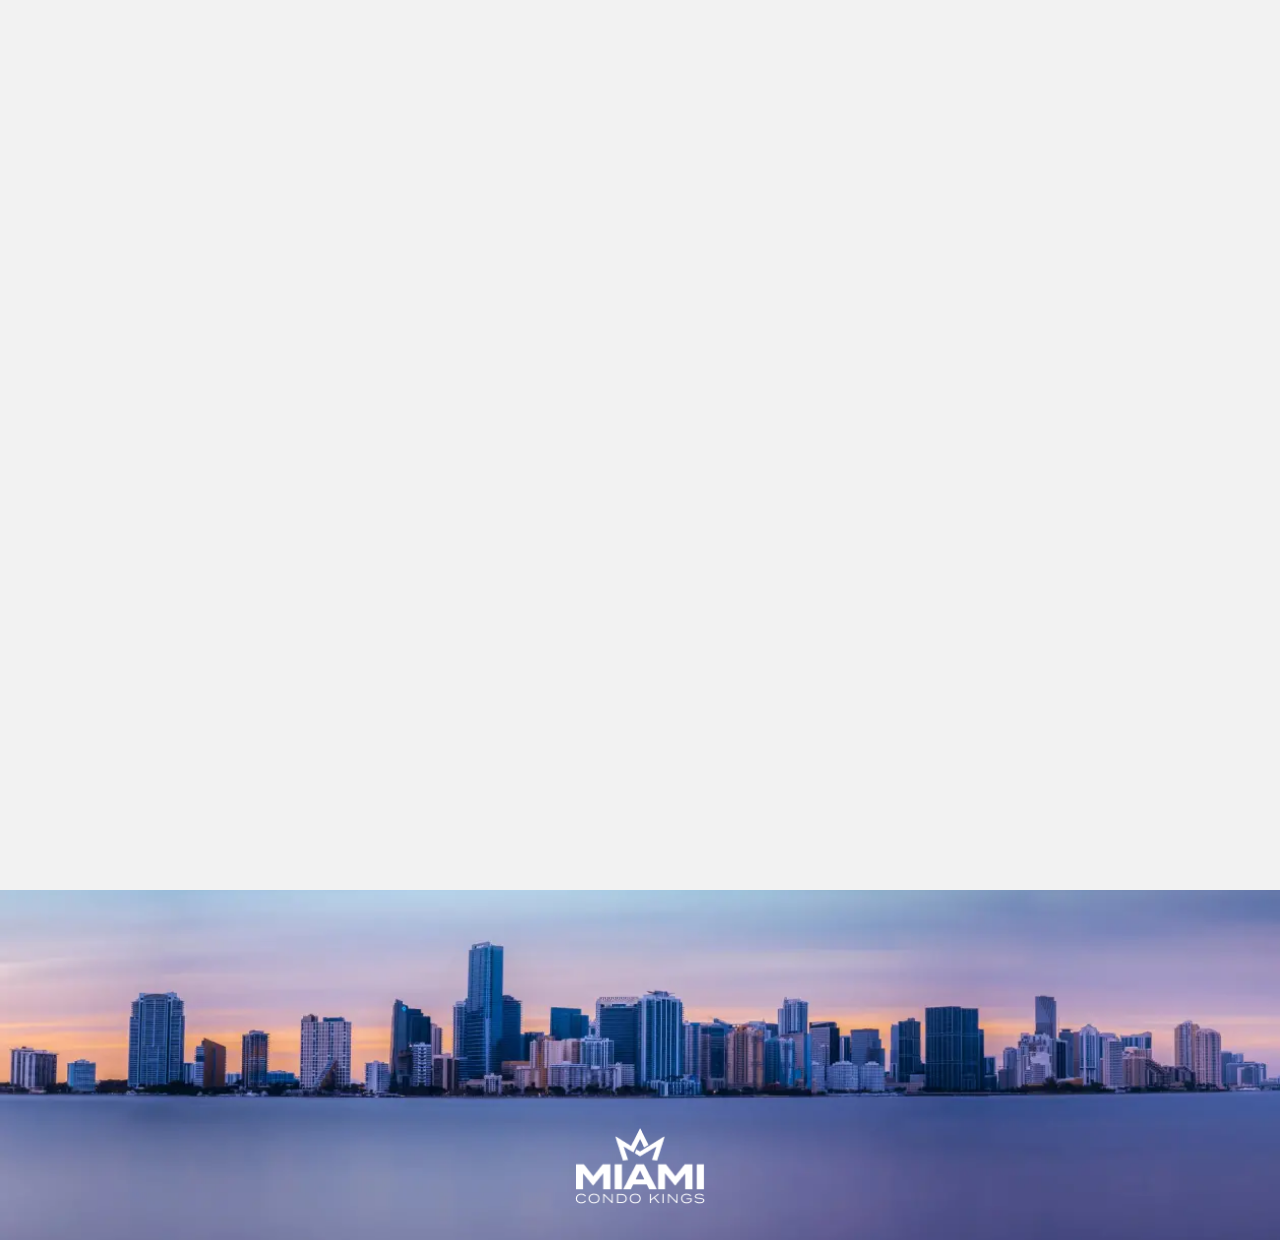
<file: miami/index.html>
<!DOCTYPE html>
<html lang="en">

<head>
	<title>Miami</title>
	<meta charset="UTF-8">
	<meta name="format-detection" content="telephone=no">
	<link rel="stylesheet" href="css/style.min.css?_v=20230106124332">
	<link rel="shortcut icon" href="favicon.ico">
	<meta name="viewport" content="width=device-width, initial-scale=1.0">
</head>

<body>
	<div class="wrapper">
		<header class="header">
			<div class="header__container">
				<div class="header__menu menu">
					<button type="button" class="menu__icon icon-menu"><span></span></button>
					<nav class="menu__body">
						<ul data-watch class="menu__list">
							<li class="menu__item"><a href="" class="menu__link">Home</a></li>
							<li class="menu__item"><a data-goto=".page__info" href="" class="menu__link">About Us</a></li>
							<li class="menu__item"><a data-goto=".page__gallery" href="" class="menu__link">gallery</a></li>
							<li class="menu__item"><a data-goto=".page__testimonials" href="" class="menu__link">testimonials</a></li>
							<li class="menu__item"><a data-goto=".page__contact" href="" class="menu__link">Contacts</a></li>
						</ul>
						<div data-watch class="menu__actions">
							<a href="tel:+12345555555" class="menu__call">+1 234 555-55-55</a>
							<a href="tel:+12345555555" class="menu__order">call to order</a>
						</div>
					</nav>
				</div>
				<a href="#" class="header__logo logo"><picture><source srcset="img/logo.webp" type="image/webp"><img src="img/logo.png" alt="logo"></picture>
				</a>
				<div class="header__items-call">
					<a href="tel:+12345555555" class="header__link header__link--number">+1 234 555-55-55</a>
					<a href="tel:+12345555555" class="header__link header__link--tell _icon-call"></a>
				</div>
			</div>
		</header>
		<main class="page">
			<section class="page__background background">
				<div class="background__container">
					<div class="background__img-ibg">
						<picture><source srcset="img/bg.webp" type="image/webp"><img src="img/bg.jpg" alt="maimi"></picture>
					</div>
					<div class="background__body">
						<h1 data-watch class="background__title">Miami
							Condo Kings</h1>
					</div>
				</div>
			</section>
			<section data-watch data-watch-threshold="0.2" class="page__info info">
				<div class="info__container">
					<h2 class="info__title">Miami best Real estate <span>here</span> </h2>
					<div class="info__body body-info">
						<h3 class="body-info__title">Over 50 years experience in love.</h3>
						<div class="body-info__text">
							<p>Mazel and VA Tsukkerman in his "Analysis of musical works." Pointillism, which originated in the music of the early twentieth century, microforms, found a distant historical.</p>
							<p>The market leader in real estate since 2003. Awards Real Estate Company, 2010, 2011, 2013. More than 200 satisfied customers premium segment. We focus only on new buildings and high-level doskanalno know this area better than other specialists.Working directly with developers - so have more useful information about the profitable deals.</p>
						</div>
						<div class="body-info__subtitle">
							<p>We will never be late!</p>
							<p>Guaranteed secure transaction - 100%</p>
						</div>
					</div>
				</div>
			</section>
			<section class="page__gallery gallery">
				<div class="gallery__container">
					<h2 data-watch data-watch-threshold="0.4" class="gallery__title title">Gallery</h2>
					<div class="gallery__body">
						<div class="gallery__row gallery__row--1">
							<a href="" class="gallery__img-ibg">
								<picture><source srcset="img/gallery/r1img1.webp" type="image/webp"><img src="img/gallery/r1img1.jpg" alt="foto"></picture>
							</a>
							<a href="" class="gallery__img-ibg">
								<picture><source srcset="img/gallery/r1img2.webp" type="image/webp"><img src="img/gallery/r1img2.jpg" alt="foto"></picture>
							</a>
							<div class="gallery__items">
								<a href="" class="gallery__link gallery__link--1">Marina Palms</a>
								<a href="" class="gallery__link">North Miami Beach, FL 33162</a>
							</div>
						</div>
						<div class="gallery__row gallery__row--2">
							<a href="" class="gallery__img-ibg">
								<picture><source srcset="img/gallery/r2img1.webp" type="image/webp"><img src="img/gallery/r2img1.jpg" alt="foto"></picture>
							</a>
							<a href="" class="gallery__img-ibg">
								<picture><source srcset="img/gallery/r2img2.webp" type="image/webp"><img src="img/gallery/r2img2.jpg" alt="foto"></picture>
							</a>
							<div class="gallery__items">
								<a href="" class="gallery__link gallery__link--1">Edition Residens</a>
								<a href="" class="gallery__link">Miami Beach, FL 33139 </a>
							</div>
						</div>
						<div class="gallery__row gallery__row--3">
							<a href="" class="gallery__img-ibg">
								<picture><source srcset="img/gallery/r3img1.webp" type="image/webp"><img src="img/gallery/r3img1.jpg" alt="foto"></picture>
							</a>
							<a href="" class="gallery__img-ibg">
								<picture><source srcset="img/gallery/r3img2.webp" type="image/webp"><img src="img/gallery/r3img2.jpg" alt="foto"></picture>
							</a>
							<div class="gallery__items">
								<a href="" class="gallery__link gallery__link--1">Faena House</a>
								<a href="" class="gallery__link">Miami Beach, FL 33140</a>
							</div>
						</div>
					</div>
					<div class="gallery__actions">
						<a href="#" class="gallery__btn button">View all</a>
					</div>
				</div>
			</section>
			<section class="page__testimonials testimonials">
				<div class="testimonials__container">
					<h2 data-watch data-watch-threshold="0.4" class="testimonials__title title">Testimonials</h2>
					<div class="testimonials__body">
						<div data-watch data-watch-threshold="0.3" data-watch-once class="testimonials__columns columns-testimonials">
							<a data-watch data-watch-threshold="0.3" data-watch-once href="" class="columns-testimonials__img">
								<picture><source srcset="img/testi/1.webp" type="image/webp"><img src="img/testi/1.png" alt="foto"></picture>
							</a>
							<a href="#" class="columns-testimonials__name">Leslie Mckinney</a>
							<a href="" class="columns-testimonials__job">CEO</a>
							<div class="columns-testimonials__text">
								<p>Nice work, Certificates National Association of Realtors (USA)</p>
							</div>
						</div>
						<div data-watch data-watch-threshold="0.3" data-watch-once class="testimonials__columns columns-testimonials">
							<a data-watch data-watch-threshold="0.3" data-watch-once href="" class="columns-testimonials__img">
								<picture><source srcset="img/testi/2.webp" type="image/webp"><img src="img/testi/2.png" alt="foto"></picture>
							</a>
							<a href="#" class="columns-testimonials__name">Scarlett Hawkins</a>
							<a href="" class="columns-testimonials__job">Senior Vice President</a>
							<div class="columns-testimonials__text">
								<p>My soul is illuminated by an unearthly joy, as these beautiful spring morning, which I enjoy with all my heart</p>
							</div>
						</div>
						<div data-watch data-watch-threshold="0.3" data-watch-once class="testimonials__columns columns-testimonials">
							<a data-watch data-watch-threshold="0.3" data-watch-once href="" class="columns-testimonials__img">
								<picture><source srcset="img/testi/3.webp" type="image/webp"><img src="img/testi/3.png" alt="foto"></picture>
							</a>
							<a href="#" class="columns-testimonials__name">Max Henry</a>
							<a href="" class="columns-testimonials__job">Chief Design Officer</a>
							<div class="columns-testimonials__text">
								<p>When my lovely valley of steam rises and half-day sun is above an impermeable</p>
							</div>
						</div>
					</div>
				</div>
			</section>
			<section class="page__contact contact">
				<div class="contact__container">
					<h2 data-watch data-watch-threshold="0.4" class="contact__title title">Contact us</h2>
					<div data-watch data-watch-threshold="0.2" data-watch-once class="contact__body body-contact">
						<div class="body-contact__items">
							<div class="body-contact__communications communications">
								<div class="communications__phone">
									<h5 class="communications__title title-column">Phone</h5>
									<a href="tel:+123455555555" class="communications__call">+1 234 5555-55-55</a>
								</div>
								<div class="body-contact__email email">
									<h5 class="email__title title-column">Email</h5>
									<a href="emailto:hello@miami.com" class="email__item">hello@miami.com</a>
								</div>
							</div>
							<div class="body-contact__adress address">
								<h5 class="address__title title-column">Address</h5>
								<div class="address__text">
									<p>400 first ave. n.</p>
									<p>suite 700</p>
									<p>Minneapolis</p>
									<p>MN 55401</p>
								</div>
							</div>
						</div>
						<form action="#" class="body-contact__form form">
							<div class="form__inp-name"><input type="text" name="name" required placeholder="Name"></div>
							<div class="form__input-email"><input required type="email" name="email" placeholder="Email"></div>
							<div class="form__textarea"><textarea placeholder="Message" name="message"></textarea></div>
							<div class="form__btn"><button type="submit">Consultation</button></div>

						</form>
					</div>
				</div>
			</section>
		</main>
		<footer class="footer">
			<div class="footer__container">
				<div class="footer__img-ibg">
					<picture><source srcset="img/bg2.webp" type="image/webp"><img src="img/bg2.jpg" alt="bg"></picture>
				</div>
				<a href="#" class="footer__logo">
					<picture><source srcset="img/logo.webp" type="image/webp"><img src="img/logo.png" alt="#"></picture>
				</a>
			</div>
		</footer>
	</div>
	<div id="preloader">
		<style>
			.preloader {
				pointer-events: none;
				z-index: 1000;
				position: fixed;
				width: 100vw;
				height: 100vh;
				top: 0;
				left: 0;
				display: flex;
				justify-content: center;
				align-items: center;

				background: #F6F3F7;
			}

			.preloader * {
				box-sizing: border-box;
			}

			.preloader__body {
				padding: 0.93rem;
				display: flex;
				flex-direction: column;

				position: relative;
				width: 280px;
				height: 280px;
			}

			.preloader__one,
			.preloader__two {
				position: absolute;
				width: 150px;
				height: 150px;
				border-radius: 50%;
				top: 0;
				right: 0;
				bottom: 0;
				left: 0;
				margin: auto;
			}

			.preloader__one {
				animation: spin1 2.3s infinite linear;
			}

			.preloader__two {
				animation: spin2 2.3s infinite linear;
			}

			.preloader__one_one,
			.preloader__two_five {
				border-top: 3px solid transparent;
			}

			.preloader__one_two,
			.preloader__two_six {
				border-right: 3px solid transparent;
			}

			.preloader__one_three,
			.preloader__two_seven {
				border-bottom: 3px solid transparent;
			}

			.preloader__one_four,
			.preloader__two_eight {
				border-left: 3px solid transparent;
			}

			.preloader__one_one {
				top: 100px;
			}

			.preloader__one_two {
				right: 100px;
			}

			.preloader__one_three {
				bottom: 100px;
			}

			.preloader__one_four {
				left: 100px;
			}

			.preloader__two_five {
				right: -50px;
				bottom: 50px;
			}

			.preloader__two_six {
				left: 50px;
				top: 50px;
			}

			.preloader__two_seven {
				left: -50px;
				top: 50px;
			}

			.preloader__two_eight {
				right: 50px;
				top: -50px;
			}

			@keyframes spin1 {
				from {
					transform: rotate(0deg);
				}

				to {
					transform: rotate(360deg);
				}

				0% {
					border-color: #a0ee22a3;
				}

				50% {
					border-color: #b7fd6d;
				}

				100% {
					border-color: #65ed50d8;
				}
			}

			@keyframes spin2 {
				from {
					transform: rotate(360deg);
				}

				to {
					transform: rotate(0deg);
				}

				0% {
					border-color: #2af34c7d;
				}

				50% {
					border-color: #1ffc26;
				}

				100% {
					border-color: #44fa302d;
				}
			}

			.preloader__counter {
				font-size: 25px;
				position: absolute;
				top: 50%;
				left: 50%;
				transform: translate(-50%, -50%);
				color: rgba(83, 10, 53, 0.966);
				font-family: Arial, Helvetica, sans-serif;
			}

			.preloader__line span {
				position: absolute;
				bottom: 0;
				left: 0;
				height: 3px;
				background-color: rgba(121, 8, 102, 0.8);
				border-radius: 16px;
				transition: width 0.3s ease 0s;
			}

			.lock body {
				overflow: hidden;
				touch-action: none;
				overscroll-behavior: none;
			}

			.loading body {
				opacity: 0;
				visibility: hidden;
			}

			.loading .preloader {
				opacity: 1;
				visibility: visible;
			}

			.loaded .preloader {
				opacity: 0;
				visibility: hidden;
				transition: all 0.5s ease 0s;
			}

			.loaded body {
				transition: opacity 0.5s ease 0s;
				opacity: 1;
				visibility: visible;
			}
		</style>
		<script>
			(function preloader() {
				const preloaderImages = document.querySelectorAll('img');
				const preloaderContainer = document.querySelector('#preloader');
				const settings = {
					delayRemovePreloader: 500,
					counter: true,
					line: false,
					custom: {
						init: true,
						body: `
									<div class="preloader__one preloader__one_one"></div>
									<div class="preloader__one preloader__one_two"></div>
									<div class="preloader__one preloader__one_three"></div>
									<div class="preloader__one preloader__one_four"></div>
									<div class="preloader__two preloader__two_five"></div>
									<div class="preloader__two preloader__two_six"></div>
									<div class="preloader__two preloader__two_seven"></div>
									<div class="preloader__two preloader__two_eight"></div>
						`
					},
				};

				if (preloaderImages.length) {
					const preloaderTemplate = `
							<div class="preloader">
								<div class="preloader__body">
									${settings.custom.init ? settings.custom.body : ''}
									${settings.counter ? '<div class="preloader__counter">0%</div>' : ''}
									${settings.line ? '<div class="preloader__line"><span></span></div>' : ''}
								</div>
							</div>`;
					document.documentElement.insertAdjacentHTML("beforeend", preloaderTemplate);

					const
						preloader = document.querySelector('.preloader'),
						showPecentLoad = document.querySelector('.preloader__counter'),
						showLineLoad = document.querySelector('.preloader__line span'),
						htmlDocument = document.documentElement;

					let imagesLoadedCount = counter = progress = 0;

					htmlDocument.classList.add('loading');
					htmlDocument.classList.add('lock');
					window.addEventListener("load", () => htmlDocument.classList.add('download-done'));

					preloaderImages.forEach(preloaderImage => {
						const imgClone = document.createElement('img');
						if (imgClone) {
							imgClone.onload = imageLoaded;
							imgClone.onerror = imageLoaded;
							preloaderImage.dataset.src ? imgClone.src = preloaderImage.dataset.src : imgClone.src = preloaderImage.src;
						}
					});

					function setValueProgress(progress) {
						showPecentLoad ? showPecentLoad.innerText = `${progress}%` : null;
						showLineLoad ? showLineLoad.style.width = `${progress}%` : null;
					}
					showPecentLoad ? setValueProgress(progress) : null;

					function imageLoaded() {
						imagesLoadedCount++;
						progress = Math.round((100 / preloaderImages.length) * imagesLoadedCount);

						const intervalId = setInterval(() => {
							counter >= progress ? clearInterval(intervalId) : setValueProgress(++counter);
							counter >= 100 ? addLoadedClass() : null;
						}, 40);

					}

					function addLoadedClass() {
						if (this.isRun == true) return;
						this.isRun = true;

						let timer = setInterval(() => {
							if (htmlDocument.closest('.download-done')) {
								htmlDocument.classList.remove('lock');
								htmlDocument.classList.remove('loading');
								setTimeout(() => {
									htmlDocument.classList.remove('download-done');
									htmlDocument.classList.add('loaded');
								}, settings.delayRemovePreloader >= 500 ? settings.delayRemovePreloader - 500 : 0);
								const intervalRemovePreloader = setInterval(() => {
									preloader.remove();
									clearInterval(intervalRemovePreloader);
									clearInterval(timer);
									preloaderContainer.remove();
								}, settings.delayRemovePreloader);
							} else {
								return
							}
						}, 300);
					}
				} else {
					preloaderContainer.remove();
				}
			})();
		</script>
	</div>
	<script src="js/app.min.js?_v=20230106124332"></script>
</body>

</html>
</file>
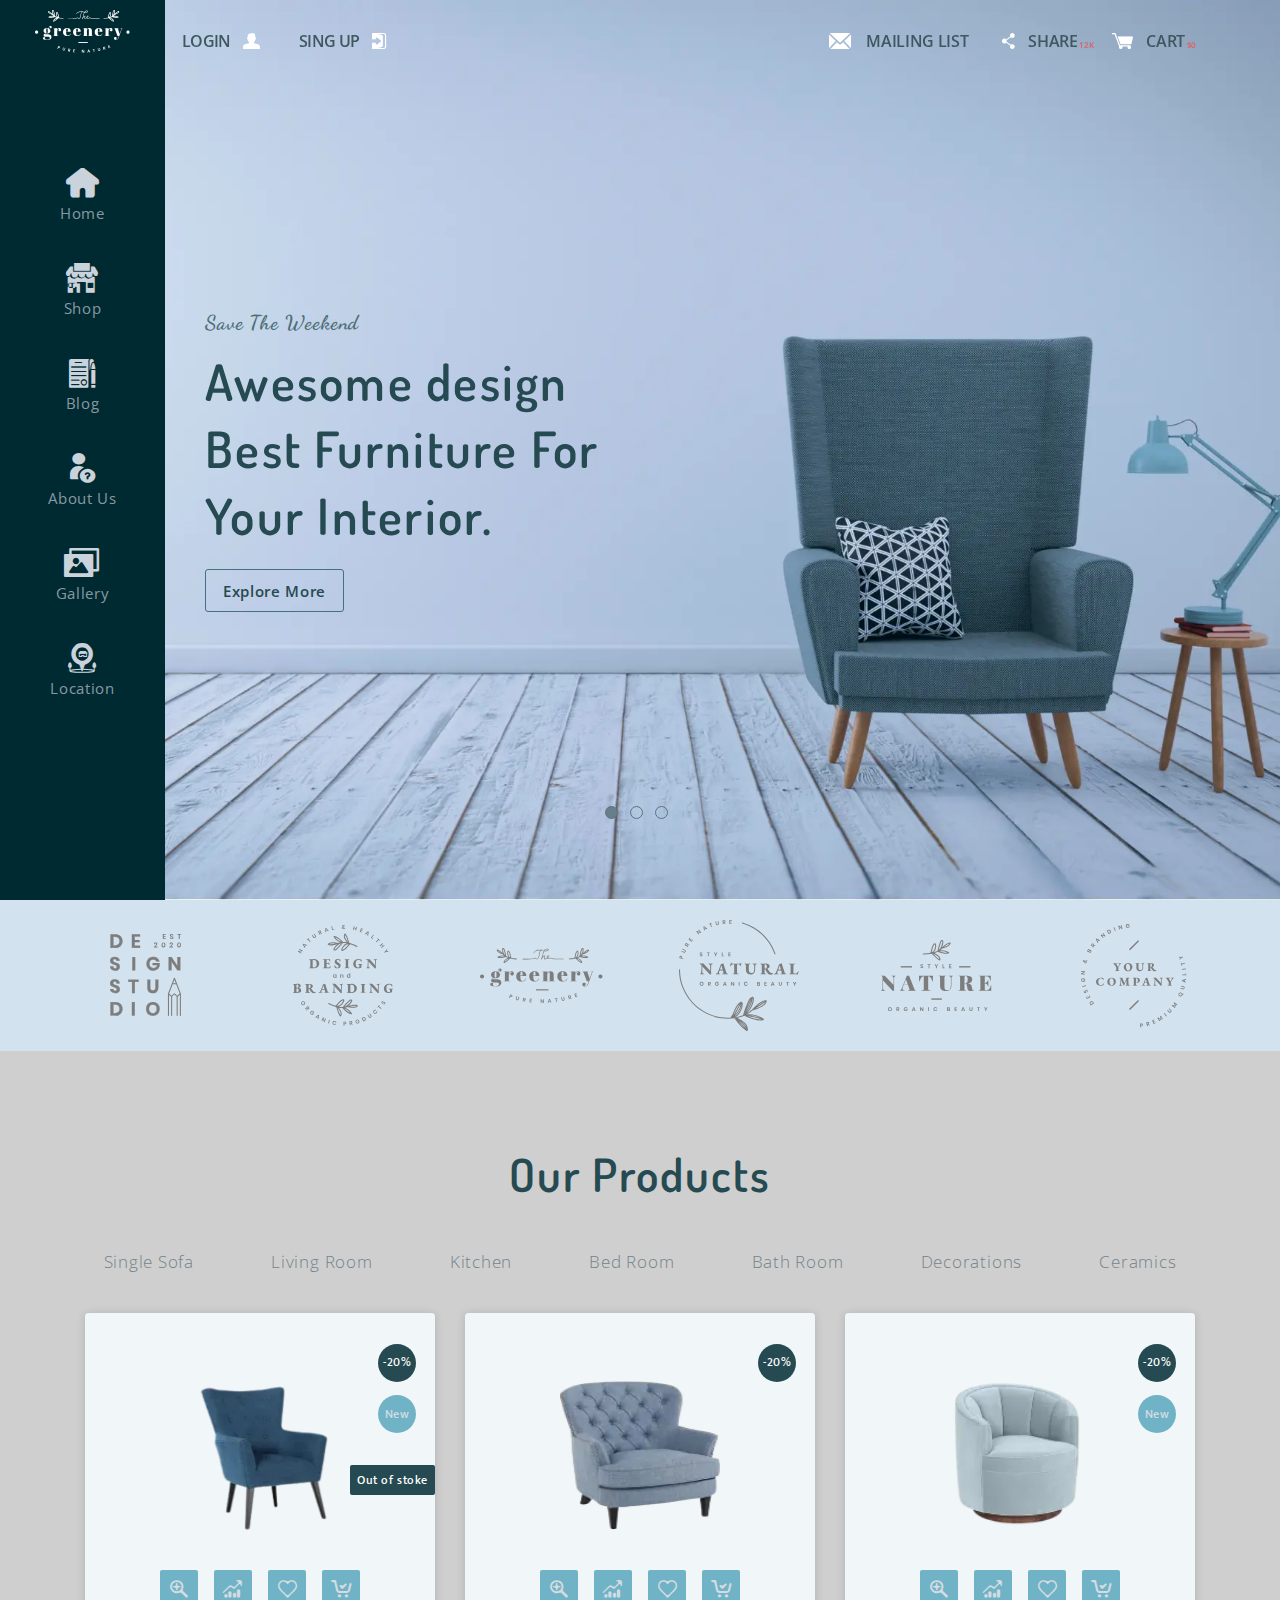
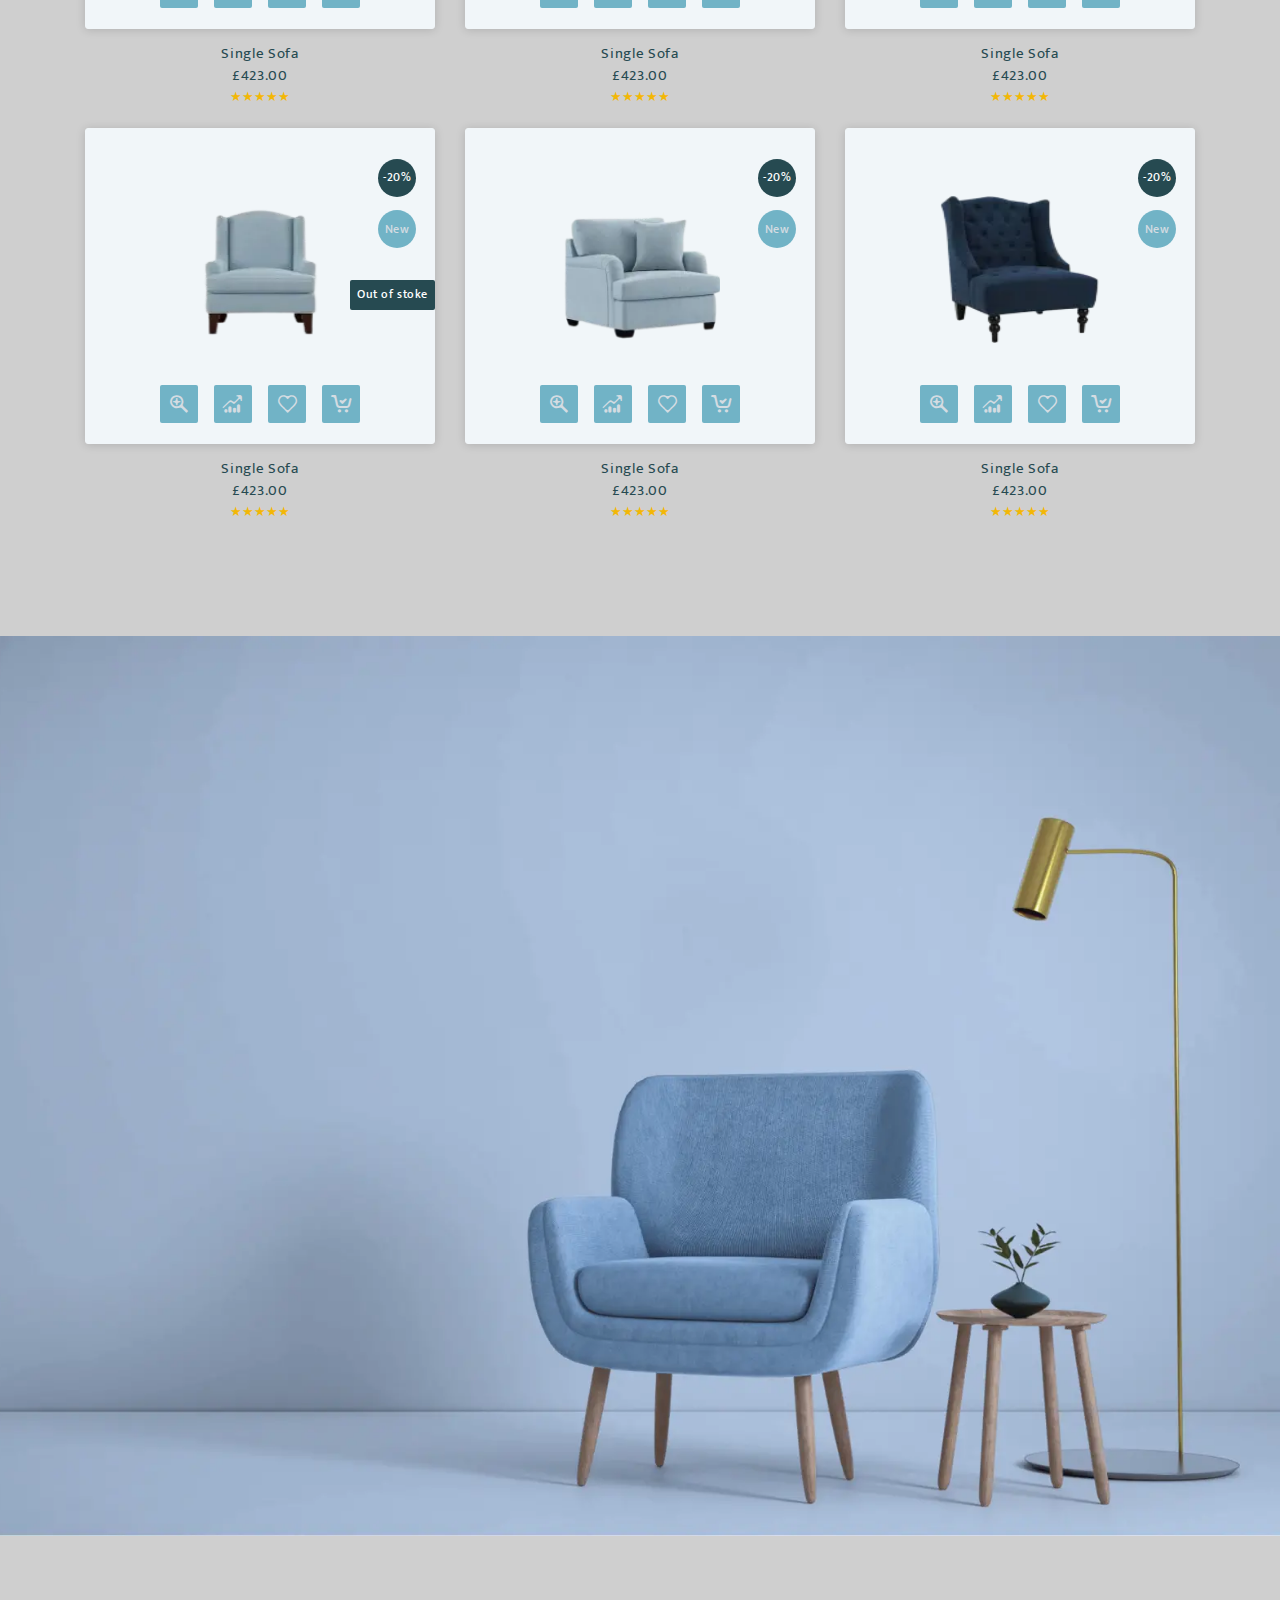
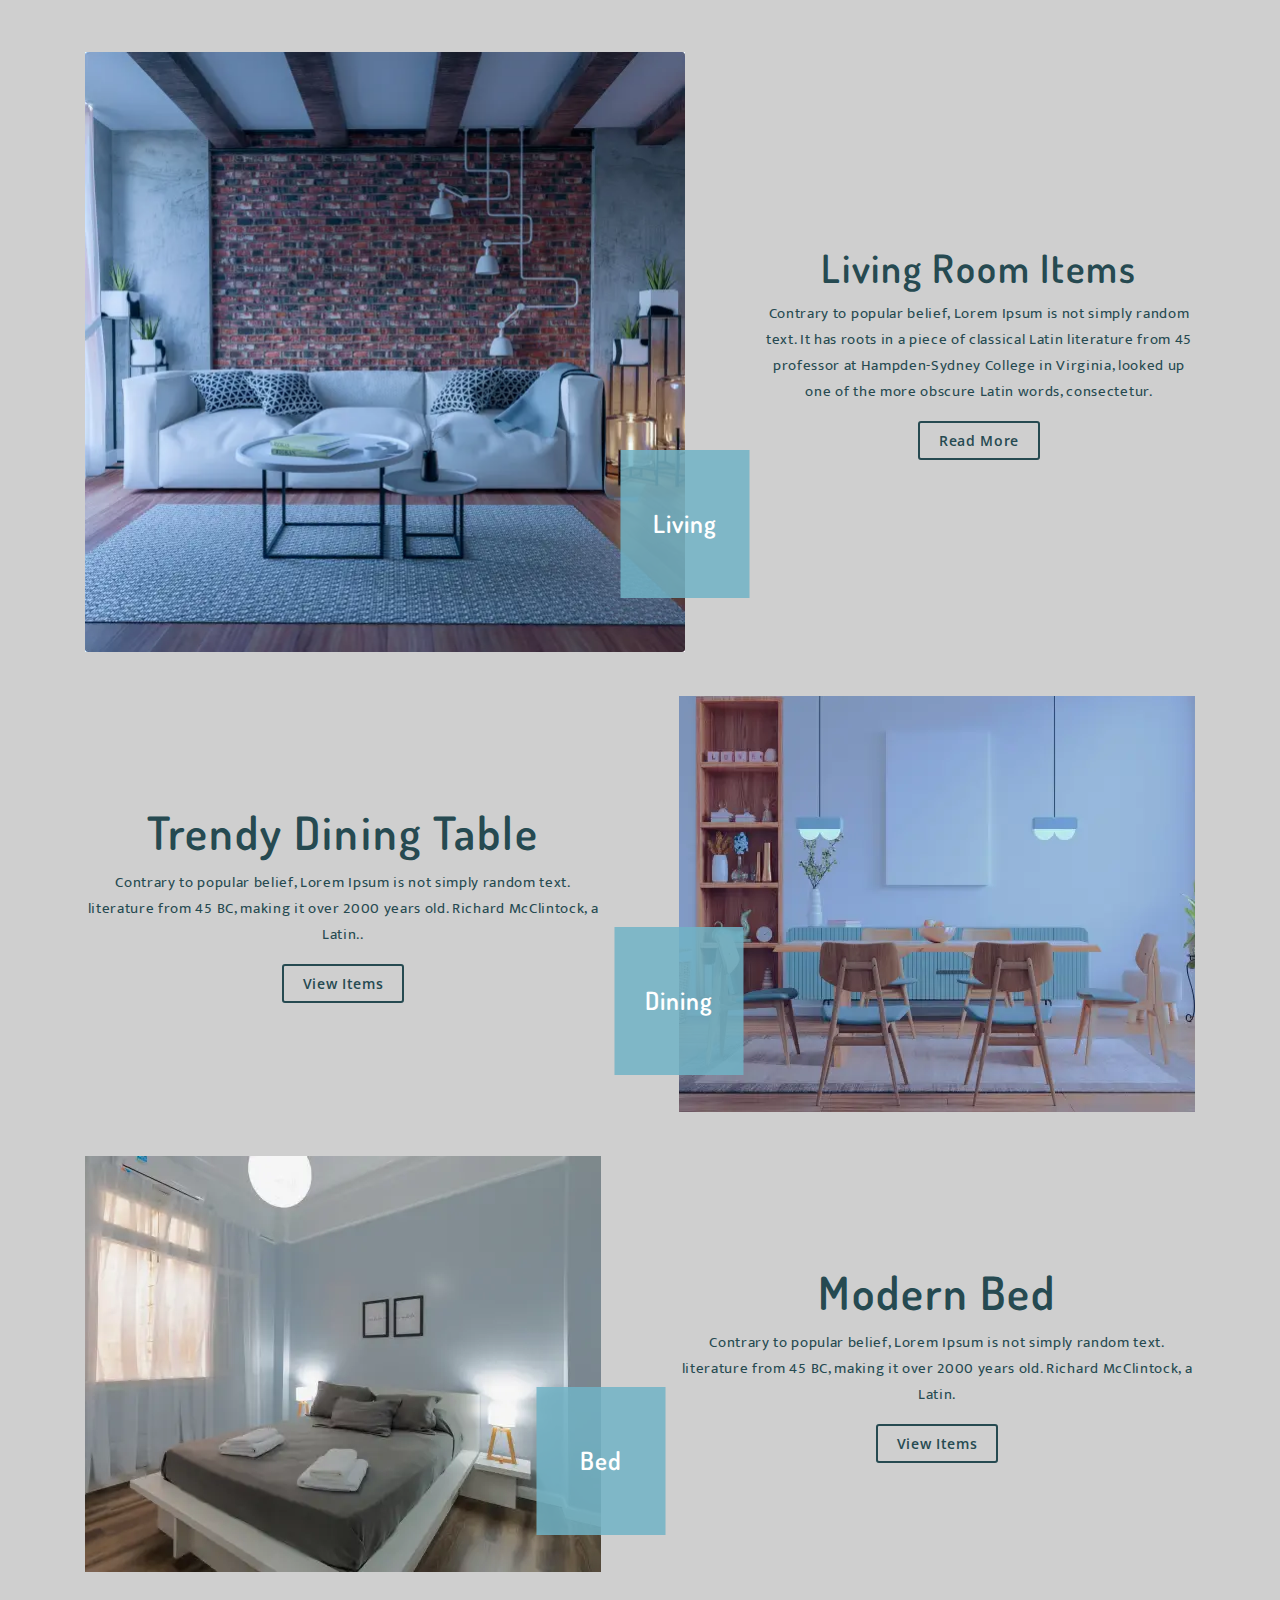
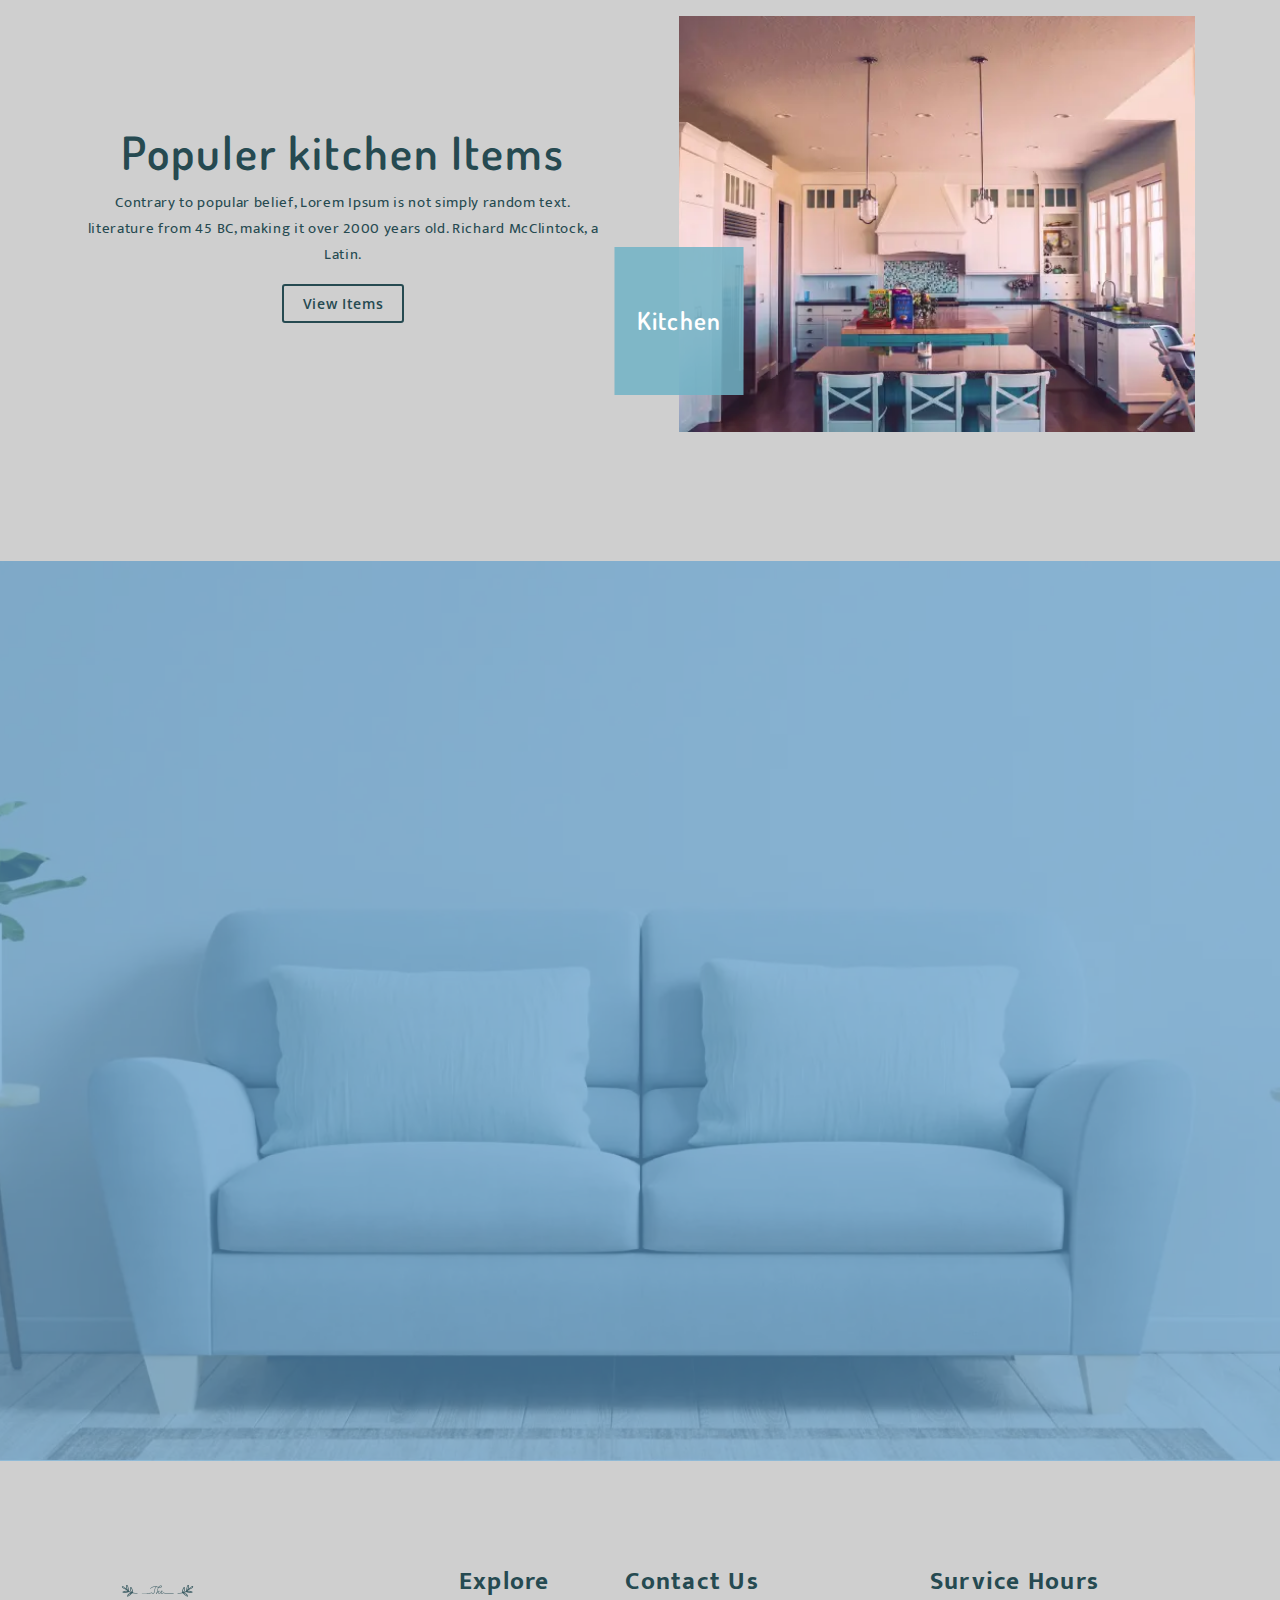
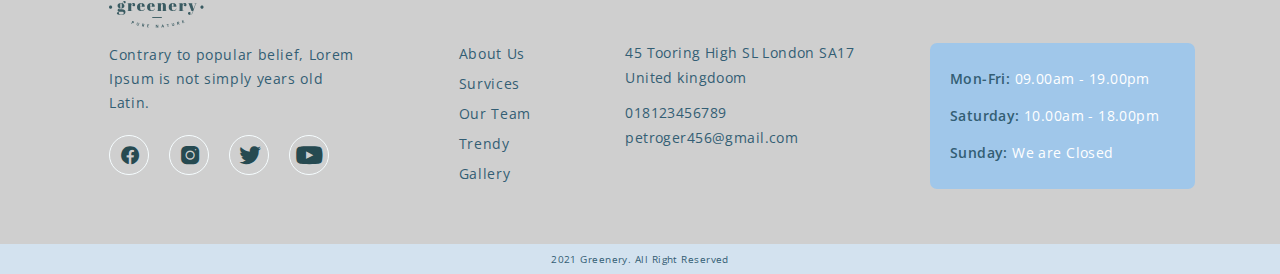
<file: greenery/greenery__-main/index.html>
<!DOCTYPE html>
<html lang="en">

<head>
	<title>GREENERY</title>
	<meta charset="UTF-8">
	<meta name="format-detection" content="telephone=no">
	<link rel="stylesheet" href="css/style.min.css?_v=20230123202313">
	<link rel="shortcut icon" href="favicon.ico">
	<meta name="viewport" content="width=device-width, initial-scale=1.0">
</head>

<body>
	<div class="wrapper">
		<header class="header">
			<div class="header__container">
				<div class="header__body">
					<div class="header__user-save user-save">
						<a href="#" class="user-save__log">LOGIN <span class="_icon-user"></span></a>
						<a href="#" class="user-save__sing">SING UP<span class="_icon-arr-header"></span></a>
					</div>
					<div class="header__actions actions">
						<a href="#" class="actions__mail _icon-email"><span></span>MAILING LIST</a>
						<a href="#" class="actions__share _icon-share">SHARE<span>12K</span></a>
						<a href="#" class="actions__cart _icon-cart">CART<span>$0</span></a>
					</div>
				</div>
				<button type="button" class="header__icon icon-menu"><span></span></button>
			</div>
		</header>
		<main class="page">
			<section class="page__preview preview">
				<div class="preview__sidebar sidebar">
					<a href="#" class="sidebar__logo">
						<img src="img/slider/logo.svg" alt="logo">
					</a>
					<div class="sidebar__body">
						<nav class="sidebar__menu menu">
							<div class="menu__btn-close"></div>
							<ul class="menu__list">
								<li class="menu__item"><a href="" class="menu__link _icon-home">Home</a></li>
								<li class="menu__item"><a href="" class="menu__link _icon-shop">Shop</a></li>
								<li class="menu__item"><a href="" class="menu__link _icon-blog">Blog</a></li>
								<li class="menu__item"><a href="" class="menu__link _icon-about">About Us</a></li>
								<li class="menu__item"><a href="" class="menu__link _icon-gallery">Gallery</a></li>
								<li class="menu__item"><a href="" class="menu__link _icon-loc">Location</a></li>
							</ul>
						</nav>
					</div>
				</div>
				<div class="preview__btn"></div>
				<!-- Оболочка слайдера -->
				<div class="preview__slider swiper">
					<!-- Двигающееся часть слайдера -->
					<div class="preview__wrapper swiper-wrapper">
						<!-- Слайд -->
						<div class="preview__slide slide-preview swiper-slide">
							<div class="slide-preview__img-ibg">
								<picture><source srcset="img/slider/1.webp" type="image/webp"><img src="img/slider/1.jpg" alt=""></picture>
							</div>
							<div class="slide-preview__body">
								<div class="slide-preview__subtitle">Save The Weekend</div>
								<h2 class="slide-preview__title">Awesome design
									Best Furniture For
									Your Interior.</h2>
								<a href="#" class="slide-preview__link">Explore More</a>
							</div>
						</div>
						<div class="preview__slide slide-preview swiper-slide">
							<div class="slide-preview__img-ibg">
								<picture><source srcset="img/slider/2.webp" type="image/webp"><img src="img/slider/2.jpg" alt=""></picture>
							</div>
							<div class="slide-preview__body">
								<div class="slide-preview__subtitle">Save The Weekend</div>
								<h2 class="slide-preview__title">Awesome design
									Best Furniture For
									Your Interior.</h2>
								<a href="#" class="slide-preview__link">Explore More</a>
							</div>
						</div>
						<div class="preview__slide slide-preview swiper-slide">
							<div class="slide-preview__img-ibg">
								<picture><source srcset="img/slider/3.webp" type="image/webp"><img src="img/slider/3.jpg" alt=""></picture>
							</div>
							<div class="slide-preview__body">
								<div class="slide-preview__subtitle">Save The Weekend</div>
								<h2 class="slide-preview__title">Awesome design
									Best Furniture For
									Your Interior.</h2>
								<a href="#" class="slide-preview__link">Explore More</a>
							</div>
						</div>
					</div>
					<!-- Если нужна пагинация -->
					<div class="preview__pagination swiper-pagination">
					</div>
				</div>
			</section>
			<div class="page__partners partners">
				<div class="partners__container">
					<a href="#" class="partners__img">
						<img src="img/partners/1.svg" alt="partners">
					</a>
					<a href="#" class="partners__img">
						<img src="img/partners/2.svg" alt="partners">
					</a>
					<a href="#" class="partners__img">
						<img src="img/partners/3.svg" alt="partners">
					</a>
					<a href="#" class="partners__img">
						<img src="img/partners/4.svg" alt="partners">
					</a>
					<a href="#" class="partners__img">
						<img src="img/partners/5.svg" alt="partners">
					</a>
					<a href="#" class="partners__img">
						<img src="img/partners/6.svg" alt="partners">
					</a>
				</div>
			</div>
			<section class="page__products our-shop">
				<div class="our-shop__container">
					<h2 class="our-shop__title">Our Products</h2>
					<div class="our-shop__products products">
						<nav class="products__navigation">
							<a href="#" class="products__label">Single Sofa</a>
							<a href="#" class="products__label ">Living Room</a>
							<a href="#" class="products__label "> Kitchen</a>
							<a href="#" class="products__label "> Bed Room</a>
							<a href="#" class="products__label "> Bath Room</a>
							<a href="#" class="products__label "> Decorations</a>
							<a href="#" class="products__label "> Ceramics</a>
						</nav>
						<div data-tabs-body class="products__content">
							<div class="products__body body-products">
								<div class="body-products__columns">
									<div class="body-products__cards">
										<div class="body-products__wrapper">
											<a href="#" class="body-products__img">
												<picture><source srcset="img/products/1.webp" type="image/webp"><img src="img/products/1.png" alt="products"></picture>
											</a>
											<div class="body-products__actions">
												<a href="#" class="body-products__link _icon-plus"></a>
												<a href="#" class="body-products__link _icon-down"></a>
												<a href="#" class="body-products__link _icon-favorite"></a>
												<a href="#" class="body-products__link _icon-cart-ok"></a>
											</div>
											<div class="body-products__sale">
												<a href="#" class="body-products__percent">-20%</a>
												<a href="#" class="body-products__new">New</a>
											</div>
											<a href="#" class="body-products__stoke">Out of stoke</a>
										</div>
										<div class="body-products__prise prise-products-body">
											<h5 class="prise-products-body__title">Single Sofa
											</h5>
											<div class="prise-products-body__total">£423.00</div>
											<div class="prise-products-body__rating rating rating_set">
												<div class="rating__body">
													<div class="rating__active"></div>
													<div class="rating__items">
														<input type="radio" class="rating__item" value="1" name="rating">
														<input type="radio" class="rating__item" value="2" name="rating">
														<input type="radio" class="rating__item" value="3" name="rating">
														<input type="radio" class="rating__item" value="4" name="rating">
														<input type="radio" class="rating__item" value="5" name="rating">
													</div>
												</div>
											</div>
										</div>
									</div>
									<div class="body-products__cards">
										<div class="body-products__wrapper">
											<a href="#" class="body-products__img">
												<picture><source srcset="img/products/2.webp" type="image/webp"><img src="img/products/2.png" alt="products"></picture>
											</a>
											<div class="body-products__actions">
												<a href="#" class="body-products__link _icon-plus"></a>
												<a href="#" class="body-products__link _icon-down"></a>
												<a href="#" class="body-products__link _icon-favorite"></a>
												<a href="#" class="body-products__link _icon-cart-ok"></a>
											</div>
											<div class="body-products__sale">
												<a href="#" class="body-products__percent">-20%</a>
											</div>
										</div>
										<div class="body-products__prise prise-products-body">
											<h5 class="prise-products-body__title">Single Sofa
											</h5>
											<div class="prise-products-body__total">£423.00</div>
											<div class="prise-products-body__rating rating rating_set">
												<div class="rating__body">
													<div class="rating__active"></div>
													<div class="rating__items">
														<input type="radio" class="rating__item" value="1" name="rating">
														<input type="radio" class="rating__item" value="2" name="rating">
														<input type="radio" class="rating__item" value="3" name="rating">
														<input type="radio" class="rating__item" value="4" name="rating">
														<input type="radio" class="rating__item" value="5" name="rating">
													</div>
												</div>
											</div>
										</div>
									</div>
									<div class="body-products__cards">
										<div class="body-products__wrapper">
											<a href="#" class="body-products__img">
												<picture><source srcset="img/products/3.webp" type="image/webp"><img src="img/products/3.png" alt="products"></picture>
											</a>
											<div class="body-products__actions">
												<a href="#" class="body-products__link _icon-plus"></a>
												<a href="#" class="body-products__link _icon-down"></a>
												<a href="#" class="body-products__link _icon-favorite"></a>
												<a href="#" class="body-products__link _icon-cart-ok"></a>
											</div>
											<div class="body-products__sale">
												<a href="#" class="body-products__percent">-20%</a>
												<a href="#" class="body-products__new">New</a>
											</div>
										</div>
										<div class="body-products__prise prise-products-body">
											<h5 class="prise-products-body__title">Single Sofa
											</h5>
											<div class="prise-products-body__total">£423.00</div>
											<div class="prise-products-body__rating rating rating_set">
												<div class="rating__body">
													<div class="rating__active"></div>
													<div class="rating__items">
														<input type="radio" class="rating__item" value="1" name="rating">
														<input type="radio" class="rating__item" value="2" name="rating">
														<input type="radio" class="rating__item" value="3" name="rating">
														<input type="radio" class="rating__item" value="4" name="rating">
														<input type="radio" class="rating__item" value="5" name="rating">
													</div>
												</div>
											</div>
										</div>
									</div>
									<div class="body-products__cards">
										<div class="body-products__wrapper">
											<a href="#" class="body-products__img">
												<picture><source srcset="img/products/4.webp" type="image/webp"><img src="img/products/4.png" alt="products"></picture>
											</a>
											<div class="body-products__actions">
												<a href="#" class="body-products__link _icon-plus"></a>
												<a href="#" class="body-products__link _icon-down"></a>
												<a href="#" class="body-products__link _icon-favorite"></a>
												<a href="#" class="body-products__link _icon-cart-ok"></a>
											</div>
											<div class="body-products__sale">
												<a href="#" class="body-products__percent">-20%</a>
												<a href="#" class="body-products__new">New</a>
											</div>
											<a href="#" class="body-products__stoke">Out of stoke</a>
										</div>
										<div class="body-products__prise prise-products-body">
											<h5 class="prise-products-body__title">Single Sofa
											</h5>
											<div class="prise-products-body__total">£423.00</div>
											<div class="prise-products-body__rating rating rating_set">
												<div class="rating__body">
													<div class="rating__active"></div>
													<div class="rating__items">
														<input type="radio" class="rating__item" value="1" name="rating">
														<input type="radio" class="rating__item" value="2" name="rating">
														<input type="radio" class="rating__item" value="3" name="rating">
														<input type="radio" class="rating__item" value="4" name="rating">
														<input type="radio" class="rating__item" value="5" name="rating">
													</div>
												</div>
											</div>
										</div>
									</div>
									<div class="body-products__cards">
										<div class="body-products__wrapper">
											<a href="#" class="body-products__img">
												<picture><source srcset="img/products/5.webp" type="image/webp"><img src="img/products/5.png" alt="products"></picture>
											</a>
											<div class="body-products__actions">
												<a href="#" class="body-products__link _icon-plus"></a>
												<a href="#" class="body-products__link _icon-down"></a>
												<a href="#" class="body-products__link _icon-favorite"></a>
												<a href="#" class="body-products__link _icon-cart-ok"></a>
											</div>
											<div class="body-products__sale">
												<a href="#" class="body-products__percent">-20%</a>
												<a href="#" class="body-products__new">New</a>
											</div>
										</div>
										<div class="body-products__prise prise-products-body">
											<h5 class="prise-products-body__title">Single Sofa
											</h5>
											<div class="prise-products-body__total">£423.00</div>
											<div class="prise-products-body__rating rating rating_set">
												<div class="rating__body">
													<div class="rating__active"></div>
													<div class="rating__items">
														<input type="radio" class="rating__item" value="1" name="rating">
														<input type="radio" class="rating__item" value="2" name="rating">
														<input type="radio" class="rating__item" value="3" name="rating">
														<input type="radio" class="rating__item" value="4" name="rating">
														<input type="radio" class="rating__item" value="5" name="rating">
													</div>
												</div>
											</div>
										</div>
									</div>
									<div class="body-products__cards">
										<div class="body-products__wrapper">
											<a href="#" class="body-products__img">
												<picture><source srcset="img/products/6.webp" type="image/webp"><img src="img/products/6.png" alt="products"></picture>
											</a>
											<div class="body-products__actions">
												<a href="#" class="body-products__link _icon-plus"></a>
												<a href="#" class="body-products__link _icon-down"></a>
												<a href="#" class="body-products__link _icon-favorite"></a>
												<a href="#" class="body-products__link _icon-cart-ok"></a>
											</div>
											<div class="body-products__sale">
												<a href="#" class="body-products__percent">-20%</a>
												<a href="#" class="body-products__new">New</a>
											</div>
										</div>
										<div class="body-products__prise prise-products-body">
											<h5 class="prise-products-body__title">Single Sofa
											</h5>
											<div class="prise-products-body__total">£423.00</div>
											<div class="prise-products-body__rating rating rating_set">
												<div class="rating__body">
													<div class="rating__active"></div>
													<div class="rating__items">
														<input type="radio" class="rating__item" value="1" name="rating">
														<input type="radio" class="rating__item" value="2" name="rating">
														<input type="radio" class="rating__item" value="3" name="rating">
														<input type="radio" class="rating__item" value="4" name="rating">
														<input type="radio" class="rating__item" value="5" name="rating">
													</div>
												</div>
											</div>
										</div>
									</div>
								</div>
							</div>
						</div>
					</div>
				</div>
			</section>
			<section class="page__trendy trendy">
				<div class="trendy__container">
					<div class="trendy__img-ibg">
						<picture><source srcset="img/slider/2.webp" type="image/webp"><img src="img/slider/2.jpg" alt="image"></picture>
					</div>
					<div data-watch data-watch-threshold="0.4" data-watch-once class="trendy__body">
						<div class="trendy__sale">50% OFF</div>
						<h2 class="trendy__title">Weekend Trendy Sofa</h2>
						<div class="trendy__text">
							<p>Contrary to popular belief, Lorem Ipsum is not simply random text. literature from 45 BC, making
								it
								over 2000 years old. Richard McClintock, a Latin.</p>
						</div>
						<a href="#" class="trendy__btn">View Items</a>
					</div>
				</div>
			</section>
			<section class="page__gallery gallery">
				<div class="gallery__container">
					<div class="gallery__inner inner-gallery">
						<div class="inner-gallery__body inner-gallery__body--1">
							<a href="#" class="inner-gallery__img-ibg inner-gallery__img-ibg--1"><span class="inner-gallery inner-gallery--span-1">Living</span>
								<picture><source srcset="img/gallery/living.webp" type="image/webp"><img src="img/gallery/living.jpg" alt="living"></picture>
							</a>
							<div class="inner-gallery__items">
								<h3 class="inner-gallery__title inner-gallery__title--1">
									Living Room Items
								</h3>
								<div class="inner-gallery__text">
									<p>Contrary to popular belief, Lorem Ipsum is not simply random text. It has roots in a piece
										of
										classical Latin literature from 45 professor at Hampden-Sydney College in Virginia, looked
										up
										one of the more obscure Latin words, consectetur.</p>
								</div>
								<a href="#" class="inner-gallery__link">Read More</a>
							</div>
						</div>
						<div class="inner-gallery__body">
							<div class="inner-gallery__items">
								<h3 class="inner-gallery__title">
									Trendy Dining Table
								</h3>
								<div class="inner-gallery__text">
									<p>Contrary to popular belief, Lorem Ipsum is not simply random text. literature from 45 BC,
										making
										it over 2000 years old. Richard McClintock, a Latin..</p>
								</div>
								<a href="#" class="inner-gallery__link">View Items</a>
							</div>
							<a href="#" class="inner-gallery__img-ibg"><span class="inner-gallery inner-gallery--span-2">Dining
								</span>
								<picture><source srcset="img/gallery/table.webp" type="image/webp"><img src="img/gallery/table.jpg" alt="table"></picture>
							</a>
						</div>
						<div class="inner-gallery__body inner-gallery__body--2">
							<a href="#" class="inner-gallery__img-ibg"><span class="inner-gallery inner-gallery--span-3">Bed</span>
								<picture><source srcset="img/gallery/bed.webp" type="image/webp"><img src="img/gallery/bed.jpg" alt="bed"></picture>
							</a>
							<div class="inner-gallery__items">
								<h3 class="inner-gallery__title">
									Modern Bed
								</h3>
								<div class="inner-gallery__text">
									<p>Contrary to popular belief, Lorem Ipsum is not simply random text. literature from 45 BC,
										making
										it over 2000 years old. Richard McClintock, a Latin.</p>
								</div>
								<a href="#" class="inner-gallery__link">View Items</a>
							</div>
						</div>
						<div class="inner-gallery__body">

							<div class="inner-gallery__items">
								<h3 class="inner-gallery__title">
									Populer kitchen Items
								</h3>
								<div class="inner-gallery__text">
									<p>Contrary to popular belief, Lorem Ipsum is not simply random text. literature from 45 BC,
										making
										it over 2000 years old. Richard McClintock, a Latin.</p>
								</div>
								<a href="#" class="inner-gallery__link">View Items</a>
							</div>
							<a href="#" class="inner-gallery__img-ibg"><span class="inner-gallery inner-gallery--span-4">Kitchen</span>
								<picture><source srcset="img/gallery/kitchen.webp" type="image/webp"><img src="img/gallery/kitchen.jpg" alt="kitchen"></picture>
							</a>
						</div>
					</div>
				</div>
			</section>
			<section class="page__subscribe subscribe">
				<div class="subscribe__container">
					<div class="subscribe__img-ibg">
						<picture><source srcset="img/slider/3.webp" type="image/webp"><img src="img/slider/3.jpg" alt="bg"></picture>
					</div>
					<div data-watch data-watch-threshold="0.4" data-watch-once class="subscribe__body">
						<h2 class="subscribe__title">
							Get 30% Off
						</h2>
						<div class="subscribe__text">
							<p>Contrary to popular belief, Lorem Ipsum is not simply years old. Richard McClintock, a Latin.
							</p>
						</div>
						<form action="#" class="subscribe__form">
							<div class="subscribe__input"><input required type="email" name="email" placeholder="Enter Your Email">
							</div>
							<div class="subscribe__btn">
								<button type="submit">Subscrive</button>
							</div>
						</form>
					</div>
				</div>
			</section>
		</main>
		<footer class="footer">
			<div class="footer__container">
				<div data-spollers="600,max" class="footer__body">
					<div class="footer__social social-footer">
						<a href="#" class="social-footer__logo">
							<img src="img/slider/logo-footer.svg" alt="">
						</a>
						<div class="social-footer__text">
							<p>Contrary to popular belief, Lorem
								Ipsum is not simply years old Latin.</p>
						</div>
						<div class="social-footer__label">
							<a href="" class="social-footer__link _icon-fasebook"></a>
							<a href="" class="social-footerr__link _icon-insta"></a>
							<a href="" class="social-footer__link _icon-twit"></a>
							<a href="" class="social-footer__link _icon-youtube"></a>
						</div>
					</div>
					<div class="footer__explore explore-footer">
						<button type="button" data-spoller class="explore-footer__title title-footer">Explore</button>
						<ul class="explore-footer__body">
							<li class="explore-footer__item">
								<a href="" class="explore-footer__link">About Us</a>
							</li>
							<li class="explore-footer__item">
								<a href="" class="explore-footer__link">Survices</a>
							</li>
							<li class="explore-footer__item">
								<a href="" class="explore-footer__link">Our Team</a>
							</li>
							<li class="explore-footer__item">
								<a href="" class="explore-footer__link">Trendy</a>
							</li>
							<li class="explore-footer__item">
								<a href="" class="explore-footer__link">Gallery</a>
							</li>
						</ul>
					</div>
					<div class="footer__contacts contacts-footer">
						<button type="button" data-spoller class="contacts-footer__title title-footer">Contact Us</button>
						<div class="contacts-footer__items">
							<div class="contacts-footer__body">

								<div class="contacts-footer__adrress">
									<p>45 Tooring High SL London SA17</p>
									<p>United kingdoom</p>
								</div>
								<div class="contacts-footer__active">
									<a href="tel:018123456789" class="contacts-footer__tell">018123456789</a>
									<a href="mailto:petroger456@gmail.com" class="contacts-footer__email">petroger456@gmail.com</a>
								</div>
							</div>
						</div>
					</div>
					<div class="footer__hours hours-footer">
						<button type="button" data-spoller class="hours-footer__title title-footer">Survice Hours</button>
						<div class="hours-footer__body">
							<p><span>Mon-Fri:</span> 09.00am - 19.00pm</p>
							<p><span>Saturday:</span> 10.00am - 18.00pm</p>
							<p><span>Sunday:</span> We are Closed</p>
						</div>
					</div>
				</div>
			</div>
			<div class="footer__copy copy-footer">
				<div class="copy-footer__text">
					<p>2021 Greenery. All Right Reserved</p>
				</div>
			</div>
		</footer>
	</div>
	<div id="preloader">
		<style>
			.preloader {
				pointer-events: none;
				z-index: 1000;
				position: fixed;
				width: 100vw;
				height: 100vh;
				top: 0;
				left: 0;
				display: flex;
				justify-content: center;
				align-items: center;

				background: #F6F3F7;
			}

			.preloader * {
				box-sizing: border-box;
			}

			.preloader__body {
				padding: 0.93rem;
				display: flex;
				flex-direction: column;

				position: relative;
				width: 280px;
				height: 280px;
			}

			.preloader__one,
			.preloader__two {
				position: absolute;
				width: 175px;
				height: 175px;
				border-radius: 50%;
				top: 0;
				right: 0;
				bottom: 0;
				left: 0;
				margin: auto;
			}

			.preloader__one {
				animation: spin1 2.3s infinite linear;
			}

			.preloader__two {
				transform: rotate(45deg);
				animation: spin2 2.3s infinite linear;
			}

			.preloader__one_one,
			.preloader__two_five {
				border-top: 3px solid transparent;
			}

			.preloader__one_two,
			.preloader__two_six {
				border-right: 3px solid transparent;
			}

			.preloader__one_three,
			.preloader__two_seven {
				border-bottom: 3px solid transparent;
			}

			.preloader__one_four,
			.preloader__two_eight {
				border-left: 3px solid transparent;
			}

			.preloader__one_one {
				top: -100px;
			}

			.preloader__one_two {
				right: -100px;
			}

			.preloader__one_three {
				bottom: -100px;
			}

			.preloader__one_four {
				left: -100px;
			}

			.preloader__two_five {
				right: -70.5px;
				bottom: 70.5px;
			}

			.preloader__two_six {
				left: 70.5px;
				top: 70.5px;
			}

			.preloader__two_seven {
				left: -70.5px;
				top: 70.5px;
			}

			.preloader__two_eight {
				right: 70.5px;
				top: -70.5px;
			}

			@keyframes spin1 {
				from {
					transform: rotate(0deg);
				}

				to {
					transform: rotate(360deg);
				}

				0% {
					border-color: #d7caf2;
				}

				50% {
					border-color: #0efe1a;
				}

				100% {
					border-color: #d7caf2;
				}
			}

			@keyframes spin2 {
				from {
					transform: rotate(45deg);
				}

				to {
					transform: rotate(405deg);
				}

				0% {
					border-color: #d7caf2;
				}

				50% {
					border-color: #0cdf48;
				}

				100% {
					border-color: #d7caf2;
				}
			}

			.preloader__counter {
				font-size: 20px;
				position: absolute;
				top: 50%;
				left: 50%;
				transform: translate(-50%, -50%);
				color: rgba(152, 100, 255, 0.8);
				font-family: sans-serif;
			}

			.preloader__line span {
				position: absolute;
				bottom: 0;
				left: 0;
				height: 3px;
				background-color: rgba(152, 100, 255, 0.8);
				border-radius: 16px;
				transition: width 0.3s ease 0s;
			}

			.lock body {
				overflow: hidden;
				touch-action: none;
				overscroll-behavior: none;
			}

			.loading body {
				opacity: 0;
				visibility: hidden;
			}

			.loading .preloader {
				opacity: 1;
				visibility: visible;
			}

			.loaded .preloader {
				opacity: 0;
				visibility: hidden;
				transition: all 0.5s ease 0s;
			}

			.loaded body {
				transition: opacity 0.5s ease 0s;
				opacity: 1;
				visibility: visible;
			}
		</style>
		<script>
			(function preloader() {
				const preloaderImages = document.querySelectorAll('img');
				const preloaderContainer = document.querySelector('#preloader');
				const settings = {
					delayRemovePreloader: 500,
					counter: true,
					line: false,
					custom: {
						init: true,
						body: `
								<div class="preloader__one preloader__one_one"></div>
								<div class="preloader__one preloader__one_two"></div>
								<div class="preloader__one preloader__one_three"></div>
								<div class="preloader__one preloader__one_four"></div>
								<div class="preloader__two preloader__two_five"></div>
								<div class="preloader__two preloader__two_six"></div>
								<div class="preloader__two preloader__two_seven"></div>
								<div class="preloader__two preloader__two_eight"></div>
					`
					},
				};

				if (preloaderImages.length) {
					const preloaderTemplate = `
						<div class="preloader">
							<div class="preloader__body">
								${settings.custom.init ? settings.custom.body : ''}
								${settings.counter ? '<div class="preloader__counter">0%</div>' : ''}
								${settings.line ? '<div class="preloader__line"><span></span></div>' : ''}
							</div>
						</div>`;
					document.documentElement.insertAdjacentHTML("beforeend", preloaderTemplate);

					const
						preloader = document.querySelector('.preloader'),
						showPecentLoad = document.querySelector('.preloader__counter'),
						showLineLoad = document.querySelector('.preloader__line span'),
						htmlDocument = document.documentElement;

					let imagesLoadedCount = counter = progress = 0;

					htmlDocument.classList.add('loading');
					htmlDocument.classList.add('lock');
					window.addEventListener("load", () => htmlDocument.classList.add('download-done'));

					preloaderImages.forEach(preloaderImage => {
						const imgClone = document.createElement('img');
						if (imgClone) {
							imgClone.onload = imageLoaded;
							imgClone.onerror = imageLoaded;
							preloaderImage.dataset.src ? imgClone.src = preloaderImage.dataset.src : imgClone.src = preloaderImage.src;
						}
					});

					function setValueProgress(progress) {
						showPecentLoad ? showPecentLoad.innerText = `${progress}%` : null;
						showLineLoad ? showLineLoad.style.width = `${progress}%` : null;
					}
					showPecentLoad ? setValueProgress(progress) : null;

					function imageLoaded() {
						imagesLoadedCount++;
						progress = Math.round((100 / preloaderImages.length) * imagesLoadedCount);

						const intervalId = setInterval(() => {
							counter >= progress ? clearInterval(intervalId) : setValueProgress(++counter);
							counter >= 100 ? addLoadedClass() : null;
						}, 40);

					}

					function addLoadedClass() {
						if (this.isRun == true) return;
						this.isRun = true;

						let timer = setInterval(() => {
							if (htmlDocument.closest('.download-done')) {
								htmlDocument.classList.remove('lock');
								htmlDocument.classList.remove('loading');
								setTimeout(() => {
									htmlDocument.classList.remove('download-done');
									htmlDocument.classList.add('loaded');
								}, settings.delayRemovePreloader >= 500 ? settings.delayRemovePreloader - 500 : 0);
								const intervalRemovePreloader = setInterval(() => {
									preloader.remove();
									clearInterval(intervalRemovePreloader);
									clearInterval(timer);
									preloaderContainer.remove();
								}, settings.delayRemovePreloader);
							} else {
								return
							}
						}, 300);
					}
				} else {
					preloaderContainer.remove();
				}
			})();
		</script>
	</div>
	<script src="js/app.min.js?_v=20230123202313"></script>
</body>

</html>
</file>
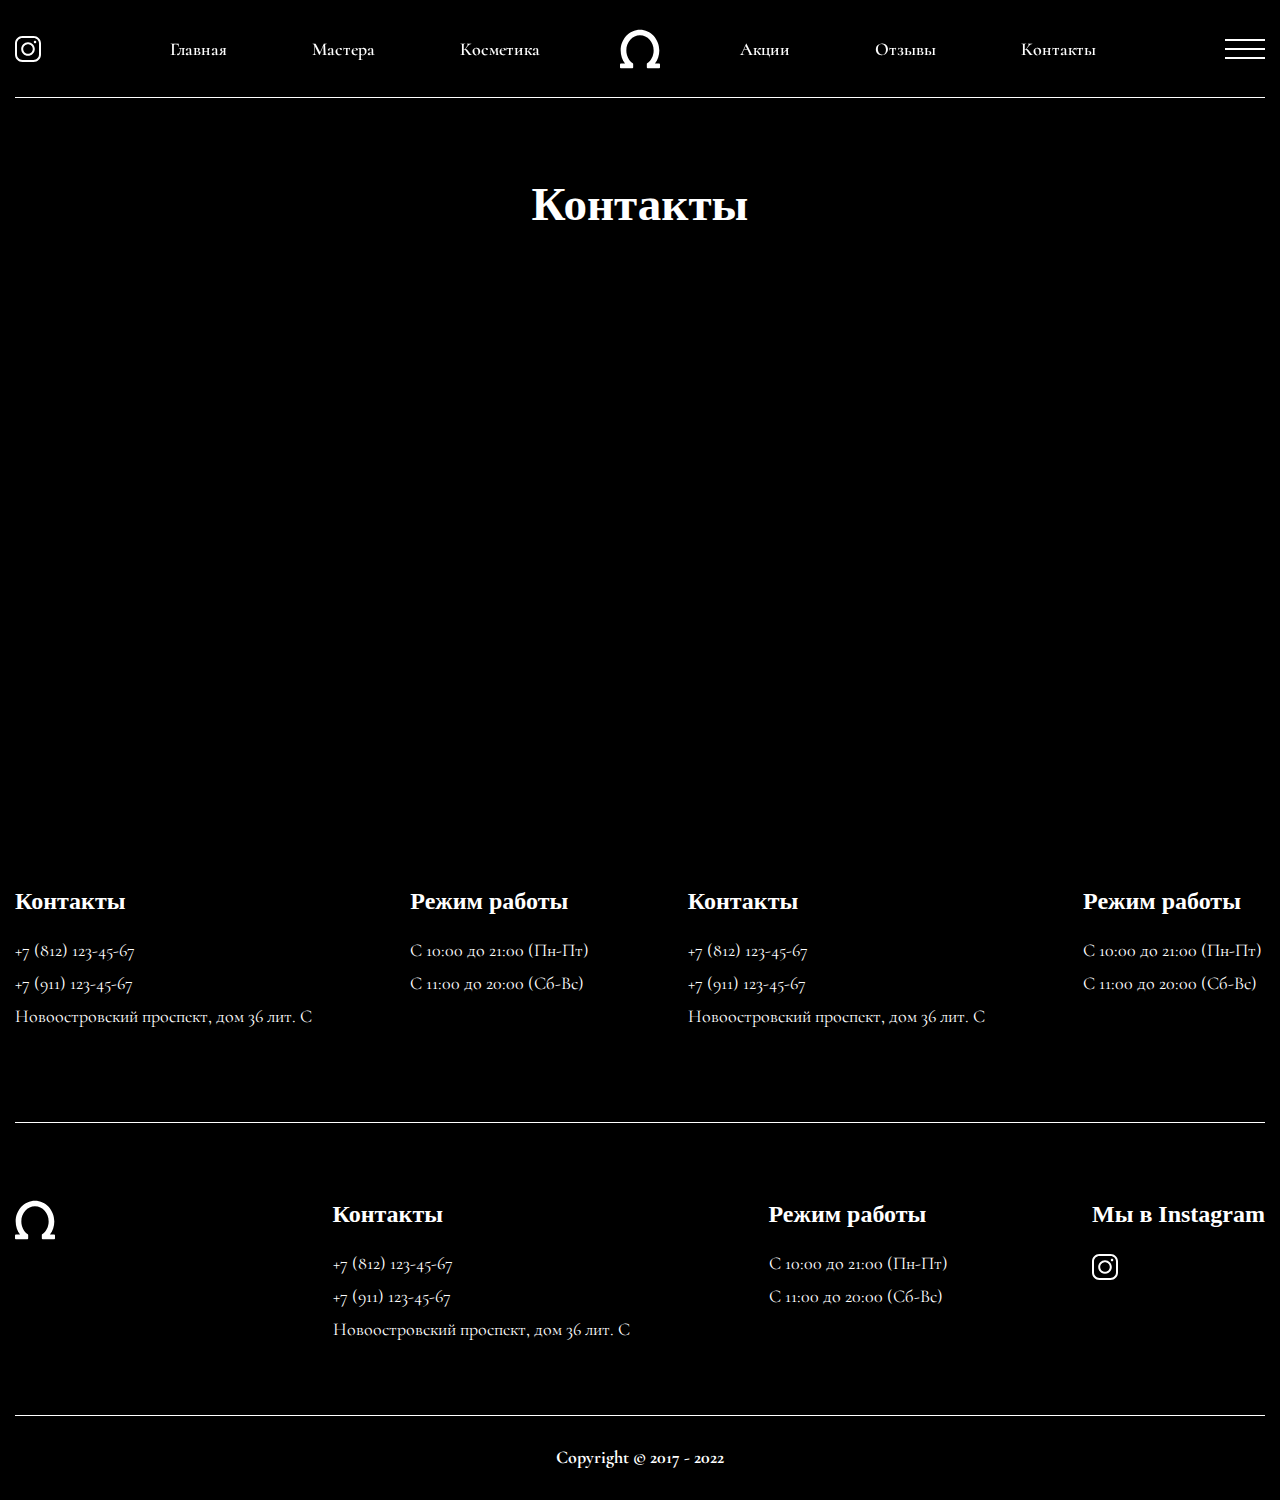
<file: beauty/contacts.html>
<!DOCTYPE html>
<html lang="ru">

<head>
	<title>Прайс</title>
	<meta charset="UTF-8">
	<meta name="format-detection" content="telephone=no">
	<!-- <style>body{opacity: 0;}</style> -->
	<link rel="stylesheet" href="css/style.min.css?_v=20230118142913">
	<link rel="shortcut icon" href="favicon.ico">
	<!-- <meta name="robots" content="noindex, nofollow"> -->
	<meta name="viewport" content="width=device-width, initial-scale=1.0">
</head>

<body data-custom-cursor="">
	<div class="wrapper">
		<header class="header">
			<div class="header__container">
				<div class="header__items">
					<div class="header__inner">
						<a href="#" class="header__insta"><img src="img/icons/insta.svg" alt="insta"></a>
						<nav class="header__body menu">
							<ul data-da=".actions-header__body,767.98,1" class="menu__list">
								<li class="menu__item"> <a href="index.html" class="menu__link">Главная</a></li>
								<li class="menu__item"> <a href="master.html" class="menu__link">Мастера</a></li>
								<li class="menu__item"> <a href="price.html" class="menu__link">Косметика</a></li>
							</ul>
						</nav>
					</div>
					<a href="#" class="header__logo"><img src="img/icons/logo.svg" alt="">
					</a>
					<div class="header__inner">
						<nav class="header__body menu">
							<ul data-da=".actions-header__body,767.98,2" class="menu__list">
								<li class="menu__item"><a href="" class="menu__link">Акции</a></li>
								<li class="menu__item"><a href="" class="menu__link">Отзывы</a></li>
								<li class="menu__item"><a href="contacts.html" class="menu__link">Контакты</a></li>
							</ul>
						</nav>
						<!-- </div> -->
						<button type="button" class="header__icon icon-menu"><span></span></button>
					</div>
				</div>
				<div class="header__actions actions-header">
					<button type="button" class="actions-header__btn"></button>
					<div data-spollers="767.98" class="actions-header__body">
						<div class="actions-header__text">
							<p>Lorem ipsum dolor sit amet, consectetur adipiscing elit. Ipsum, adipiscing amet in egestas sem dui,
								arcu faucibus scelerisque. Nisl est felis id volutpat. Sed dolor fermentum amet lectus nibh quis.
								Tortor donec pellentesque leo ac placerat. Morbi.</p>
						</div>
						<div class="actions-header__contacts contacts">
							<h3 data-spoller class="contacts__title title">Контакты</h3>
							<div class="contacts__body">
								<div class="contacts__item">
									<a href="tel:+78121234567" class="contacts__link">+7 (812) 123-45-67</a>
									<a href="tel:+79111234567" class="contacts__link">+7 (911) 123-45-67</a>
									<p class="contacts__adrress">
										Новоостровский проспект, дом 36 лит. C
									</p>
								</div>
							</div>
						</div>
						<div class="actions-header__hours hours">
							<h3 data-spoller class="hours__title title">Режим работы</h3>
							<div class="hours__body">
								<p>C 10:00 до 21:00 (Пн-Пт)</p>
								<p>С 11:00 до 20:00 (Сб-Вс)</p>
							</div>
						</div>
					</div>
				</div>
			</div>
		</header>
		<main class="page">
			<section class="page__contacts-map contacts-main">
				<div class="contacts-main__container">
					<h1 class="contacts-main__title title-big">Контакты</h1>
					<div data-spollers="767.98" class="contacts-main__inner">
						<div class="contacts-main__map">
							<div class="mapouter">
								<div class="gmap_canvas"><iframe width="1300" height="500" id="gmap_canvas" src="https://maps.google.com/maps?q=2880%20Broadway,%20New%20York&t=&z=7&ie=UTF8&iwloc=&output=embed" frameborder="0" scrolling="no" marginheight="0" marginwidth="0"></iframe> <a href="https://fmovies-online.net">fmovies</a> <br>
									<style>
										.mapouter {
											position: relative;
											text-align: right;
											max-height: 500px;
											max-width: 1300px;
										}
									</style><a href="https://www.embedgooglemap.net">embed map html</a>
									<style>
										.gmap_canvas {
											overflow: hidden;
											background: none !important;
											max-height: 500px;
											max-width: 1300px;
										}
									</style>
								</div>
							</div>
						</div>
						<div class="contacts-main__body main-contacts">
							<div class="main-contacts__column contacts">
								<h3 data-spoller class="contacts__title title">Контакты</h3>
								<div class="contacts__body">
									<div class="contacts__item">
										<a href="tel:+78121234567" class="contacts__link">+7 (812) 123-45-67</a>
										<a href="tel:+79111234567" class="contacts__link">+7 (911) 123-45-67</a>
										<p class="contacts__adrress">
											Новоостровский проспект, дом 36 лит. C
										</p>
									</div>
								</div>
							</div>
							<div class="main-contacts__column hours">
								<h3 data-spoller class="hours__title title">Режим работы</h3>
								<div class="hours__body">
									<p>C 10:00 до 21:00 (Пн-Пт)</p>
									<p>С 11:00 до 20:00 (Сб-Вс)</p>
								</div>
							</div>
							<div class="main-contacts__column contacts">
								<h3 data-spoller class="contacts__title title">Контакты</h3>
								<div class="contacts__body">
									<div class="contacts__item">
										<a href="tel:+78121234567" class="contacts__link">+7 (812) 123-45-67</a>
										<a href="tel:+79111234567" class="contacts__link">+7 (911) 123-45-67</a>
										<p class="contacts__adrress">
											Новоостровский проспект, дом 36 лит. C
										</p>
									</div>
								</div>
							</div>
							<div class="main-contacts__column hours">
								<h3 data-spoller class="hours__title title">Режим работы</h3>
								<div class="hours__body">
									<p>C 10:00 до 21:00 (Пн-Пт)</p>
									<p>С 11:00 до 20:00 (Сб-Вс)</p>
								</div>
							</div>
						</div>
					</div>
					</sections>
		</main>
		<footer class="footer">
			<div class="footer__container">
				<div data-spollers="767.98" class="footer__body">
					<div class="footer__columns">
						<a href="#" class="footer__logo">
							<img src="img/icons/logo.svg" alt="">
						</a>
					</div>
					<div class="footer__columns contacts contacts-footer">
						<h3 data-spoller class="contacts__title title">Контакты</h3>
						<div class="contacts__body">
							<div class="contacts__item contacts__item--1">
								<a href="tel:+78121234567" class="contacts__link">+7 (812) 123-45-67</a>
								<a href="tel:+79111234567" class="contacts__link">+7 (911) 123-45-67</a>
								<p class="contacts__adrress contacts__adrress--small">
									Новоостровский проспект, дом 36 лит. C
								</p>
							</div>
						</div>
					</div>
					<div class="footer__columns hours hours-footer">
						<h3 data-spoller class="hours__title title">Режим работы</h3>
						<div class="hours__body">
							<p>C 10:00 до 21:00 (Пн-Пт)</p>
							<p>С 11:00 до 20:00 (Сб-Вс)</p>
						</div>
					</div>
					<div class="footer__columns social-footer">
						<h3 data-spoller class="social-footer__title title">Мы в Instagram</h3>
						<a href="#" class="social-footer__insta">
							<img src="img/icons/insta.svg" alt="insta">
						</a>
					</div>
				</div>
				<div class="footer__copy">
					<p>Copyright © 2017 - 2022</p>
				</div>
			</div>
		</footer>
	</div>
	<script src="js/app.min.js?_v=20230118142913"></script>
</body>

</html>
</file>
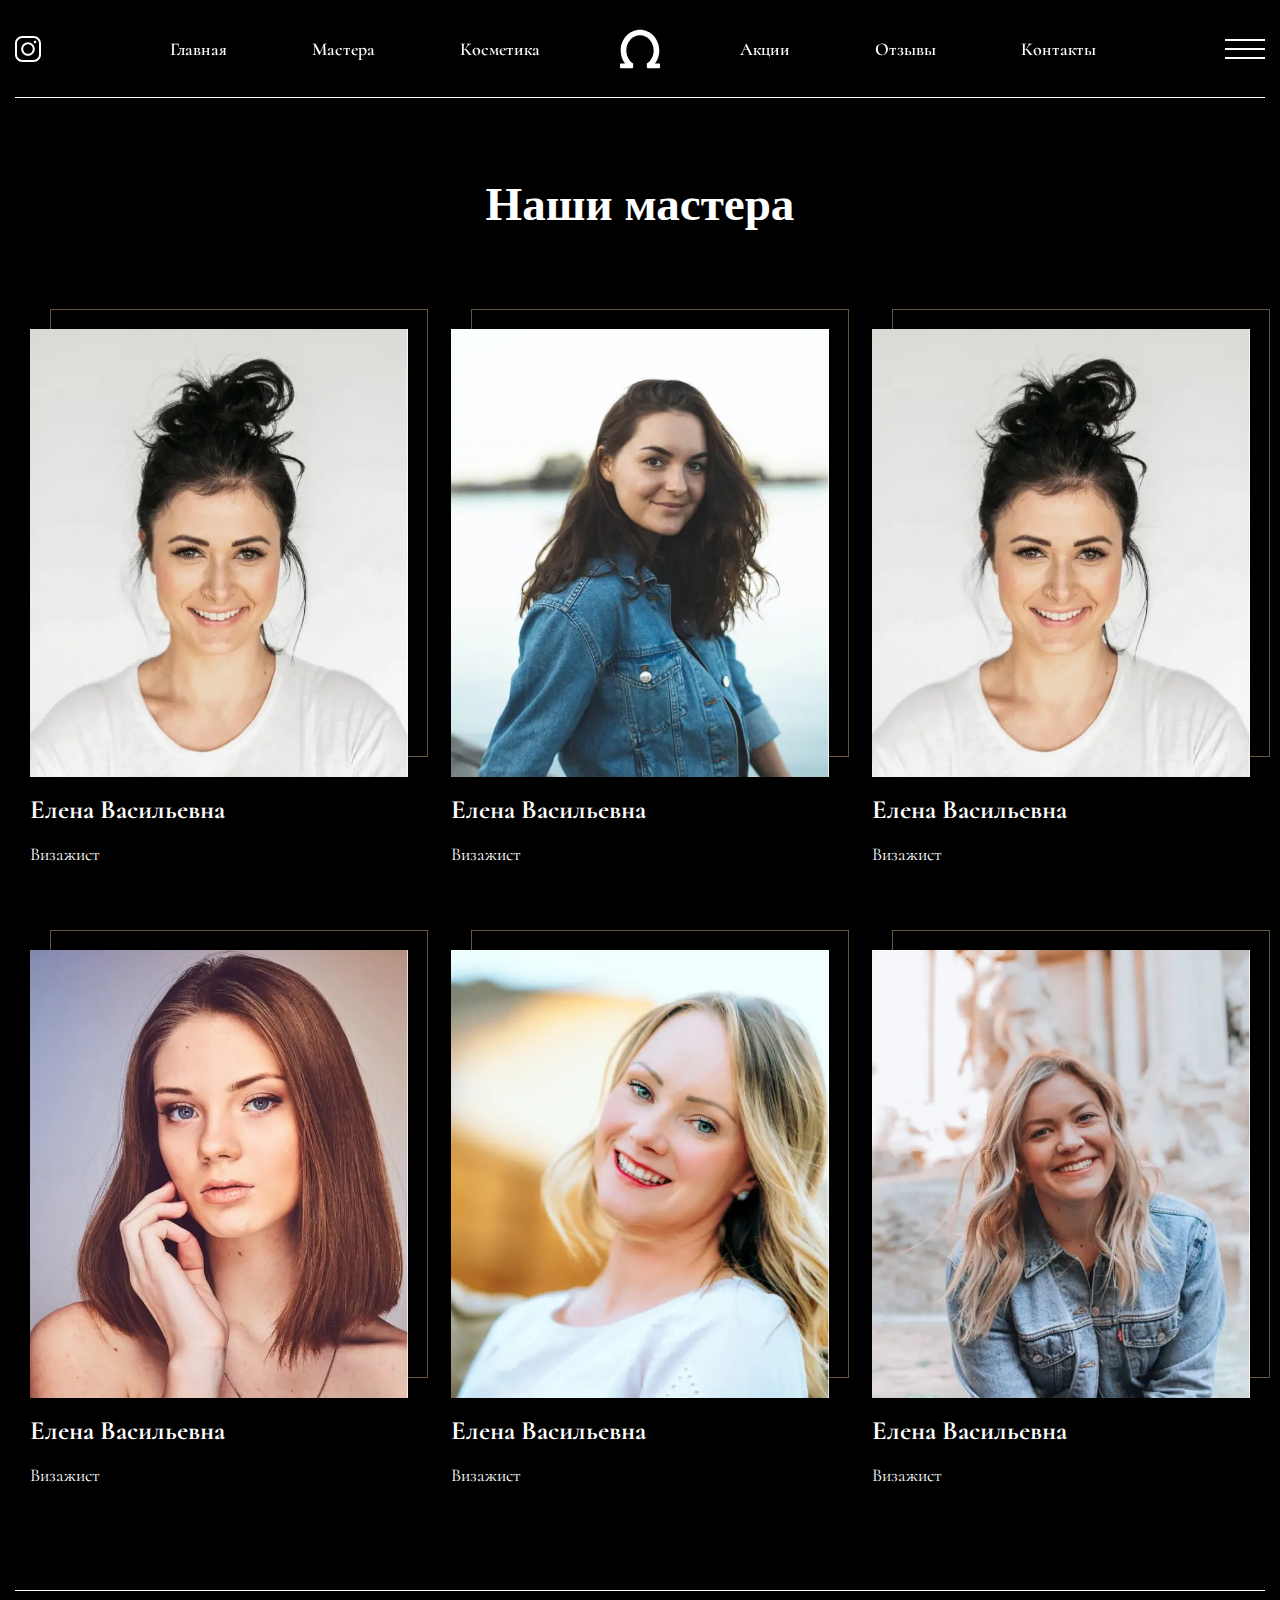
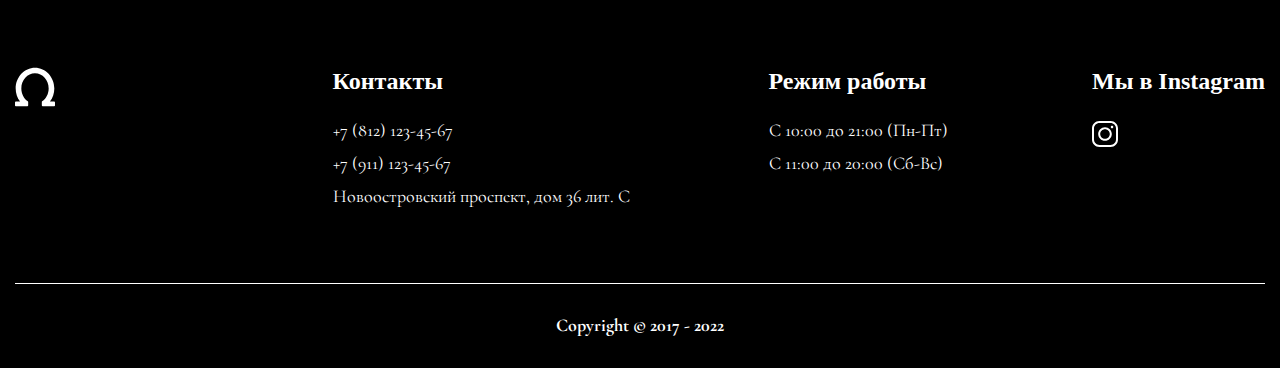
<file: beauty/master.html>
<!DOCTYPE html>
<html lang="ru">

<head>
	<title>Наши мастера</title>
	<meta charset="UTF-8">
	<meta name="format-detection" content="telephone=no">
	<!-- <style>body{opacity: 0;}</style> -->
	<link rel="stylesheet" href="css/style.min.css?_v=20230118142913">
	<link rel="shortcut icon" href="favicon.ico">
	<!-- <meta name="robots" content="noindex, nofollow"> -->
	<meta name="viewport" content="width=device-width, initial-scale=1.0">
</head>

<body data-custom-cursor="">
	<div class="wrapper">
		<header class="header">
			<div class="header__container">
				<div class="header__items">
					<div class="header__inner">
						<a href="#" class="header__insta"><img src="img/icons/insta.svg" alt="insta"></a>
						<nav class="header__body menu">
							<ul data-da=".actions-header__body,767.98,1" class="menu__list">
								<li class="menu__item"> <a href="index.html" class="menu__link">Главная</a></li>
								<li class="menu__item"> <a href="master.html" class="menu__link">Мастера</a></li>
								<li class="menu__item"> <a href="price.html" class="menu__link">Косметика</a></li>
							</ul>
						</nav>
					</div>
					<a href="#" class="header__logo"><img src="img/icons/logo.svg" alt="">
					</a>
					<div class="header__inner">
						<nav class="header__body menu">
							<ul data-da=".actions-header__body,767.98,2" class="menu__list">
								<li class="menu__item"><a href="" class="menu__link">Акции</a></li>
								<li class="menu__item"><a href="" class="menu__link">Отзывы</a></li>
								<li class="menu__item"><a href="contacts.html" class="menu__link">Контакты</a></li>
							</ul>
						</nav>
						<!-- </div> -->
						<button type="button" class="header__icon icon-menu"><span></span></button>
					</div>
				</div>
				<div class="header__actions actions-header">
					<button type="button" class="actions-header__btn"></button>
					<div data-spollers="767.98" class="actions-header__body">
						<div class="actions-header__text">
							<p>Lorem ipsum dolor sit amet, consectetur adipiscing elit. Ipsum, adipiscing amet in egestas sem dui,
								arcu faucibus scelerisque. Nisl est felis id volutpat. Sed dolor fermentum amet lectus nibh quis.
								Tortor donec pellentesque leo ac placerat. Morbi.</p>
						</div>
						<div class="actions-header__contacts contacts">
							<h3 data-spoller class="contacts__title title">Контакты</h3>
							<div class="contacts__body">
								<div class="contacts__item">
									<a href="tel:+78121234567" class="contacts__link">+7 (812) 123-45-67</a>
									<a href="tel:+79111234567" class="contacts__link">+7 (911) 123-45-67</a>
									<p class="contacts__adrress">
										Новоостровский проспект, дом 36 лит. C
									</p>
								</div>
							</div>
						</div>
						<div class="actions-header__hours hours">
							<h3 data-spoller class="hours__title title">Режим работы</h3>
							<div class="hours__body">
								<p>C 10:00 до 21:00 (Пн-Пт)</p>
								<p>С 11:00 до 20:00 (Сб-Вс)</p>
							</div>
						</div>
					</div>
				</div>
			</div>
		</header>
		<main class="page">
			<section class="page__masters info master-info">
				<div class="master-info__container">
					<h1 class="master-info__title title-big">Наши мастера</h1>
					<div class="info__body">
						<div class="info__card">
							<a href="#" class="info__img-ibg info__img-ibg--1">
								<picture><source srcset="img/masters/1.webp" type="image/webp"><img src="img/masters/1.jpg" alt="gallery"></picture>
							</a>
							<div class="info__inner">
								<a href="#" class="info__name link-info">Елена Васильевна</a>
								<a href="#" class="info__job link-info">Визажист</a>
							</div>
						</div>
						<div class="info__card">
							<a href="#" class="info__img-ibg info__img-ibg--1">
								<picture><source srcset="img/masters/2.webp" type="image/webp"><img src="img/masters/2.jpg" alt="gallery"></picture>
							</a>
							<div class="info__inner">
								<a href="#" class="info__name link-info">Елена Васильевна</a>
								<a href="#" class="info__job link-info">Визажист</a>
							</div>
						</div>
						<div class="info__card">
							<a href="#" class="info__img-ibg info__img-ibg--1">
								<picture><source srcset="img/masters/1.webp" type="image/webp"><img src="img/masters/1.jpg" alt="gallery"></picture>
							</a>
							<div class="info__inner">
								<a href="#" class="info__name link-info">Елена Васильевна</a>
								<a href="#" class="info__job link-info">Визажист</a>
							</div>
						</div>
						<div class="info__card">
							<a href="#" class="info__img-ibg info__img-ibg--1">
								<picture><source srcset="img/masters/4.webp" type="image/webp"><img src="img/masters/4.jpg" alt="gallery"></picture>
							</a>
							<div class="info__inner">
								<a href="#" class="info__name link-info">Елена Васильевна</a>
								<a href="#" class="info__job link-info">Визажист</a>
							</div>
						</div>
						<div class="info__card">
							<a href="#" class="info__img-ibg info__img-ibg--1">
								<picture><source srcset="img/masters/5.webp" type="image/webp"><img src="img/masters/5.jpg" alt="gallery"></picture>
							</a>
							<div class="info__inner">
								<a href="#" class="info__name link-info">Елена Васильевна</a>
								<a href="#" class="info__job link-info">Визажист</a>
							</div>
						</div>
						<div class="info__card">
							<a href="#" class="info__img-ibg info__img-ibg--1">
								<picture><source srcset="img/masters/6.webp" type="image/webp"><img src="img/masters/6.jpg" alt="gallery"></picture>
							</a>
							<div class="info__inner">
								<a href="#" class="info__name link-info">Елена Васильевна</a>
								<a href="#" class="info__job link-info">Визажист</a>
							</div>
						</div>
					</div>
				</div>
			</section>
		</main>
		<footer class="footer">
			<div class="footer__container">
				<div data-spollers="767.98" class="footer__body">
					<div class="footer__columns">
						<a href="#" class="footer__logo">
							<img src="img/icons/logo.svg" alt="">
						</a>
					</div>
					<div class="footer__columns contacts contacts-footer">
						<h3 data-spoller class="contacts__title title">Контакты</h3>
						<div class="contacts__body">
							<div class="contacts__item contacts__item--1">
								<a href="tel:+78121234567" class="contacts__link">+7 (812) 123-45-67</a>
								<a href="tel:+79111234567" class="contacts__link">+7 (911) 123-45-67</a>
								<p class="contacts__adrress contacts__adrress--small">
									Новоостровский проспект, дом 36 лит. C
								</p>
							</div>
						</div>
					</div>
					<div class="footer__columns hours hours-footer">
						<h3 data-spoller class="hours__title title">Режим работы</h3>
						<div class="hours__body">
							<p>C 10:00 до 21:00 (Пн-Пт)</p>
							<p>С 11:00 до 20:00 (Сб-Вс)</p>
						</div>
					</div>
					<div class="footer__columns social-footer">
						<h3 data-spoller class="social-footer__title title">Мы в Instagram</h3>
						<a href="#" class="social-footer__insta">
							<img src="img/icons/insta.svg" alt="insta">
						</a>
					</div>
				</div>
				<div class="footer__copy">
					<p>Copyright © 2017 - 2022</p>
				</div>
			</div>
		</footer>
	</div>
	<script src="js/app.min.js?_v=20230118142913"></script>
</body>

</html>
</file>
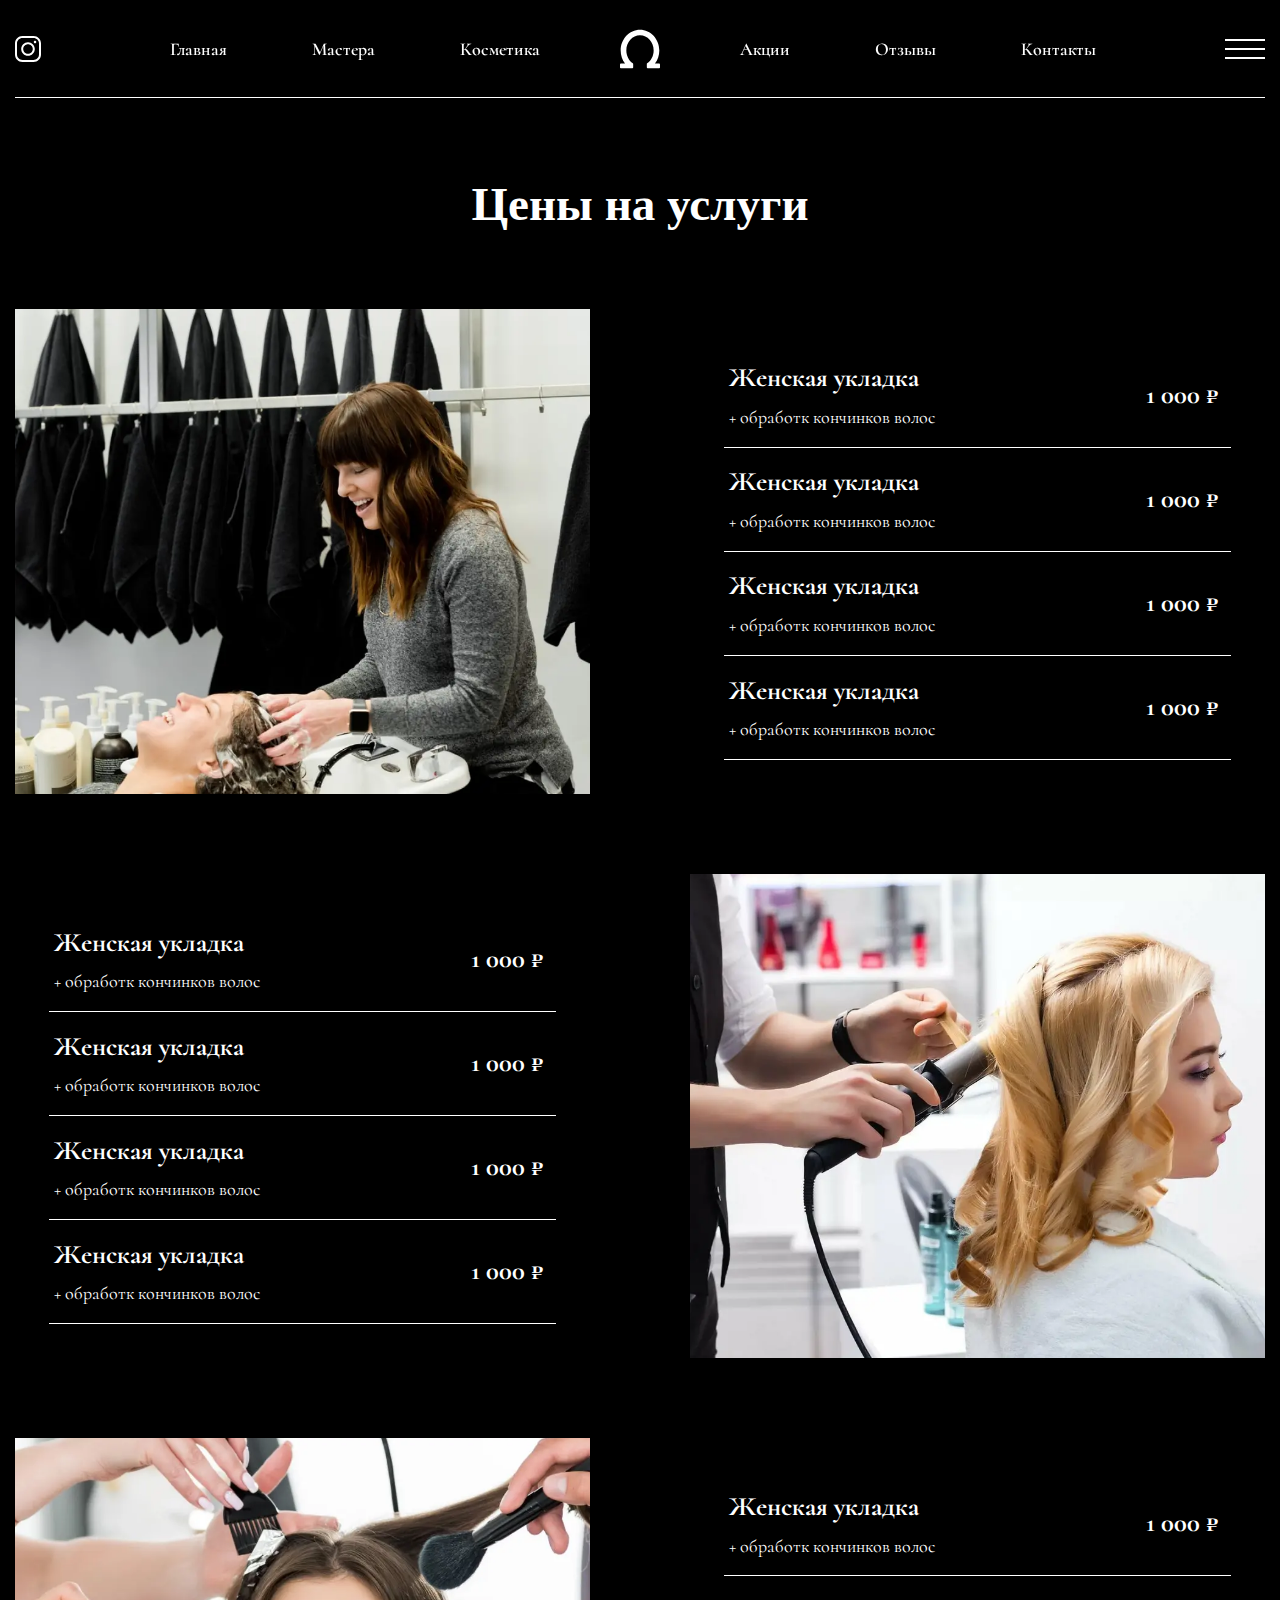
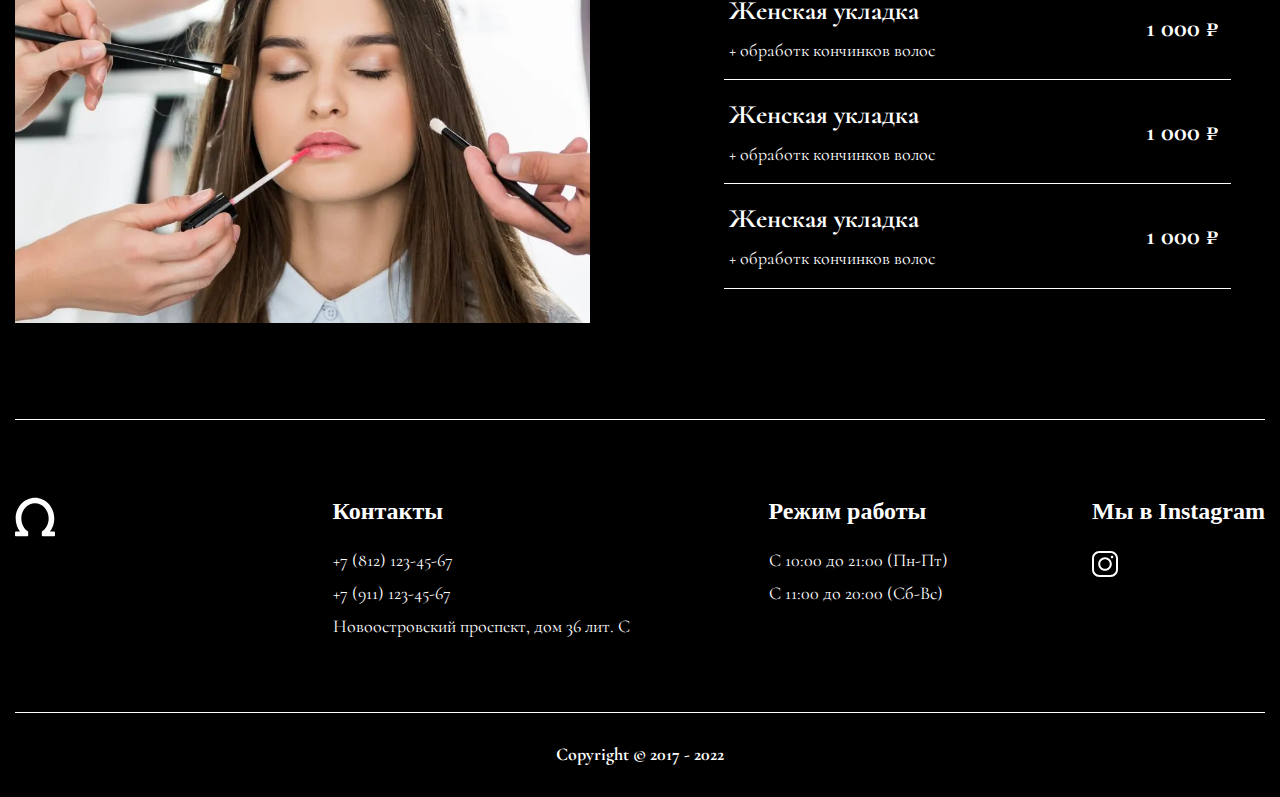
<file: beauty/price.html>
<!DOCTYPE html>
<html lang="ru">

<head>
	<title>Прайс</title>
	<meta charset="UTF-8">
	<meta name="format-detection" content="telephone=no">
	<!-- <style>body{opacity: 0;}</style> -->
	<link rel="stylesheet" href="css/style.min.css?_v=20230118142913">
	<link rel="shortcut icon" href="favicon.ico">
	<!-- <meta name="robots" content="noindex, nofollow"> -->
	<meta name="viewport" content="width=device-width, initial-scale=1.0">
</head>

<body data-custom-cursor="">
	<div class="wrapper">
		<header class="header">
			<div class="header__container">
				<div class="header__items">
					<div class="header__inner">
						<a href="#" class="header__insta"><img src="img/icons/insta.svg" alt="insta"></a>
						<nav class="header__body menu">
							<ul data-da=".actions-header__body,767.98,1" class="menu__list">
								<li class="menu__item"> <a href="index.html" class="menu__link">Главная</a></li>
								<li class="menu__item"> <a href="master.html" class="menu__link">Мастера</a></li>
								<li class="menu__item"> <a href="price.html" class="menu__link">Косметика</a></li>
							</ul>
						</nav>
					</div>
					<a href="#" class="header__logo"><img src="img/icons/logo.svg" alt="">
					</a>
					<div class="header__inner">
						<nav class="header__body menu">
							<ul data-da=".actions-header__body,767.98,2" class="menu__list">
								<li class="menu__item"><a href="" class="menu__link">Акции</a></li>
								<li class="menu__item"><a href="" class="menu__link">Отзывы</a></li>
								<li class="menu__item"><a href="contacts.html" class="menu__link">Контакты</a></li>
							</ul>
						</nav>
						<!-- </div> -->
						<button type="button" class="header__icon icon-menu"><span></span></button>
					</div>
				</div>
				<div class="header__actions actions-header">
					<button type="button" class="actions-header__btn"></button>
					<div data-spollers="767.98" class="actions-header__body">
						<div class="actions-header__text">
							<p>Lorem ipsum dolor sit amet, consectetur adipiscing elit. Ipsum, adipiscing amet in egestas sem dui,
								arcu faucibus scelerisque. Nisl est felis id volutpat. Sed dolor fermentum amet lectus nibh quis.
								Tortor donec pellentesque leo ac placerat. Morbi.</p>
						</div>
						<div class="actions-header__contacts contacts">
							<h3 data-spoller class="contacts__title title">Контакты</h3>
							<div class="contacts__body">
								<div class="contacts__item">
									<a href="tel:+78121234567" class="contacts__link">+7 (812) 123-45-67</a>
									<a href="tel:+79111234567" class="contacts__link">+7 (911) 123-45-67</a>
									<p class="contacts__adrress">
										Новоостровский проспект, дом 36 лит. C
									</p>
								</div>
							</div>
						</div>
						<div class="actions-header__hours hours">
							<h3 data-spoller class="hours__title title">Режим работы</h3>
							<div class="hours__body">
								<p>C 10:00 до 21:00 (Пн-Пт)</p>
								<p>С 11:00 до 20:00 (Сб-Вс)</p>
							</div>
						</div>
					</div>
				</div>
			</div>
		</header>
		<main class="page">
			<section class="page__price price">
				<div class="price__container">
					<h1 class="price__title title-big">Цены на услуги</h1>
					<div class="price__body">
						<div class="price__columns">
							<div class="price__rows rows-price">
								<a href="#" class="rows-price__img-ibg">
									<picture><source srcset="img/price.webp" type="image/webp"><img src="img/price.jpg" alt="price"></picture>
								</a>
								<div class="rows-price__body">
									<div class="rows-price__items items-rows">
										<div class="items-rows__item">
											<h6 class="items-rows__title">Женская укладка</h6>
											<div class="items-rows__text">
												<p>+ обработк кончинков волос</p>
											</div>
										</div>
										<div class="items-rows__total">
											<p>1 000 ₽ </p>
										</div>
									</div>
									<div class="rows-price__items items-rows">
										<div class="items-rows__item">
											<h6 class="items-rows__title">Женская укладка</h6>
											<div class="items-rows__text">
												<p>+ обработк кончинков волос</p>
											</div>
										</div>
										<div class="items-rows__total">
											<p>1 000 ₽ </p>
										</div>
									</div>
									<div class="rows-price__items items-rows">
										<div class="items-rows__item">
											<h6 class="items-rows__title">Женская укладка</h6>
											<div class="items-rows__text">
												<p>+ обработк кончинков волос</p>
											</div>
										</div>
										<div class="items-rows__total">
											<p>1 000 ₽ </p>
										</div>
									</div>
									<div class="rows-price__items items-rows">
										<div class="items-rows__item">
											<h6 class="items-rows__title">Женская укладка</h6>
											<div class="items-rows__text">
												<p>+ обработк кончинков волос</p>
											</div>
										</div>
										<div class="items-rows__total">
											<p>1 000 ₽ </p>
										</div>
									</div>
								</div>
							</div>
						</div>
						<div class="price__columns">
							<div class="price__rows rows-price rows-price--reverse">
								<div class="rows-price__body">
									<div class="rows-price__items items-rows">
										<div class="items-rows__item">
											<h6 class="items-rows__title">Женская укладка</h6>
											<div class="items-rows__text">
												<p>+ обработк кончинков волос</p>
											</div>
										</div>
										<div class="items-rows__total">
											<p>1 000 ₽ </p>
										</div>
									</div>
									<div class="rows-price__items items-rows">
										<div class="items-rows__item">
											<h6 class="items-rows__title">Женская укладка</h6>
											<div class="items-rows__text">
												<p>+ обработк кончинков волос</p>
											</div>
										</div>
										<div class="items-rows__total">
											<p>1 000 ₽ </p>
										</div>
									</div>
									<div class="rows-price__items items-rows">
										<div class="items-rows__item">
											<h6 class="items-rows__title">Женская укладка</h6>
											<div class="items-rows__text">
												<p>+ обработк кончинков волос</p>
											</div>
										</div>
										<div class="items-rows__total">
											<p>1 000 ₽ </p>
										</div>
									</div>
									<div class="rows-price__items items-rows">
										<div class="items-rows__item">
											<h6 class="items-rows__title">Женская укладка</h6>
											<div class="items-rows__text">
												<p>+ обработк кончинков волос</p>
											</div>
										</div>
										<div class="items-rows__total">
											<p>1 000 ₽ </p>
										</div>
									</div>
								</div>
								<a href="#" class="rows-price__img-ibg">
									<picture><source srcset="img/price2.webp" type="image/webp"><img src="img/price2.jpg" alt="price"></picture>
								</a>
							</div>
						</div>
						<div class="price__columns">
							<div class="price__rows rows-price">
								<a href="#" class="rows-price__img-ibg">
									<picture><source srcset="img/price3.webp" type="image/webp"><img src="img/price3.jpg" alt="price"></picture>
								</a>
								<div class="rows-price__body">
									<div class="rows-price__items items-rows">
										<div class="items-rows__item">
											<h6 class="items-rows__title">Женская укладка</h6>
											<div class="items-rows__text">
												<p>+ обработк кончинков волос</p>
											</div>
										</div>
										<div class="items-rows__total">
											<p>1 000 ₽ </p>
										</div>
									</div>
									<div class="rows-price__items items-rows">
										<div class="items-rows__item">
											<h6 class="items-rows__title">Женская укладка</h6>
											<div class="items-rows__text">
												<p>+ обработк кончинков волос</p>
											</div>
										</div>
										<div class="items-rows__total">
											<p>1 000 ₽ </p>
										</div>
									</div>
									<div class="rows-price__items items-rows">
										<div class="items-rows__item">
											<h6 class="items-rows__title">Женская укладка</h6>
											<div class="items-rows__text">
												<p>+ обработк кончинков волос</p>
											</div>
										</div>
										<div class="items-rows__total">
											<p>1 000 ₽ </p>
										</div>
									</div>
									<div class="rows-price__items items-rows">
										<div class="items-rows__item">
											<h6 class="items-rows__title">Женская укладка</h6>
											<div class="items-rows__text">
												<p>+ обработк кончинков волос</p>
											</div>
										</div>
										<div class="items-rows__total">
											<p>1 000 ₽ </p>
										</div>
									</div>
								</div>
							</div>
						</div>
					</div>
				</div>
			</section>
		</main>
		<footer class="footer">
			<div class="footer__container">
				<div data-spollers="767.98" class="footer__body">
					<div class="footer__columns">
						<a href="#" class="footer__logo">
							<img src="img/icons/logo.svg" alt="">
						</a>
					</div>
					<div class="footer__columns contacts contacts-footer">
						<h3 data-spoller class="contacts__title title">Контакты</h3>
						<div class="contacts__body">
							<div class="contacts__item contacts__item--1">
								<a href="tel:+78121234567" class="contacts__link">+7 (812) 123-45-67</a>
								<a href="tel:+79111234567" class="contacts__link">+7 (911) 123-45-67</a>
								<p class="contacts__adrress contacts__adrress--small">
									Новоостровский проспект, дом 36 лит. C
								</p>
							</div>
						</div>
					</div>
					<div class="footer__columns hours hours-footer">
						<h3 data-spoller class="hours__title title">Режим работы</h3>
						<div class="hours__body">
							<p>C 10:00 до 21:00 (Пн-Пт)</p>
							<p>С 11:00 до 20:00 (Сб-Вс)</p>
						</div>
					</div>
					<div class="footer__columns social-footer">
						<h3 data-spoller class="social-footer__title title">Мы в Instagram</h3>
						<a href="#" class="social-footer__insta">
							<img src="img/icons/insta.svg" alt="insta">
						</a>
					</div>
				</div>
				<div class="footer__copy">
					<p>Copyright © 2017 - 2022</p>
				</div>
			</div>
		</footer>
	</div>
	<script src="js/app.min.js?_v=20230118142913"></script>
</body>

</html>
</file>
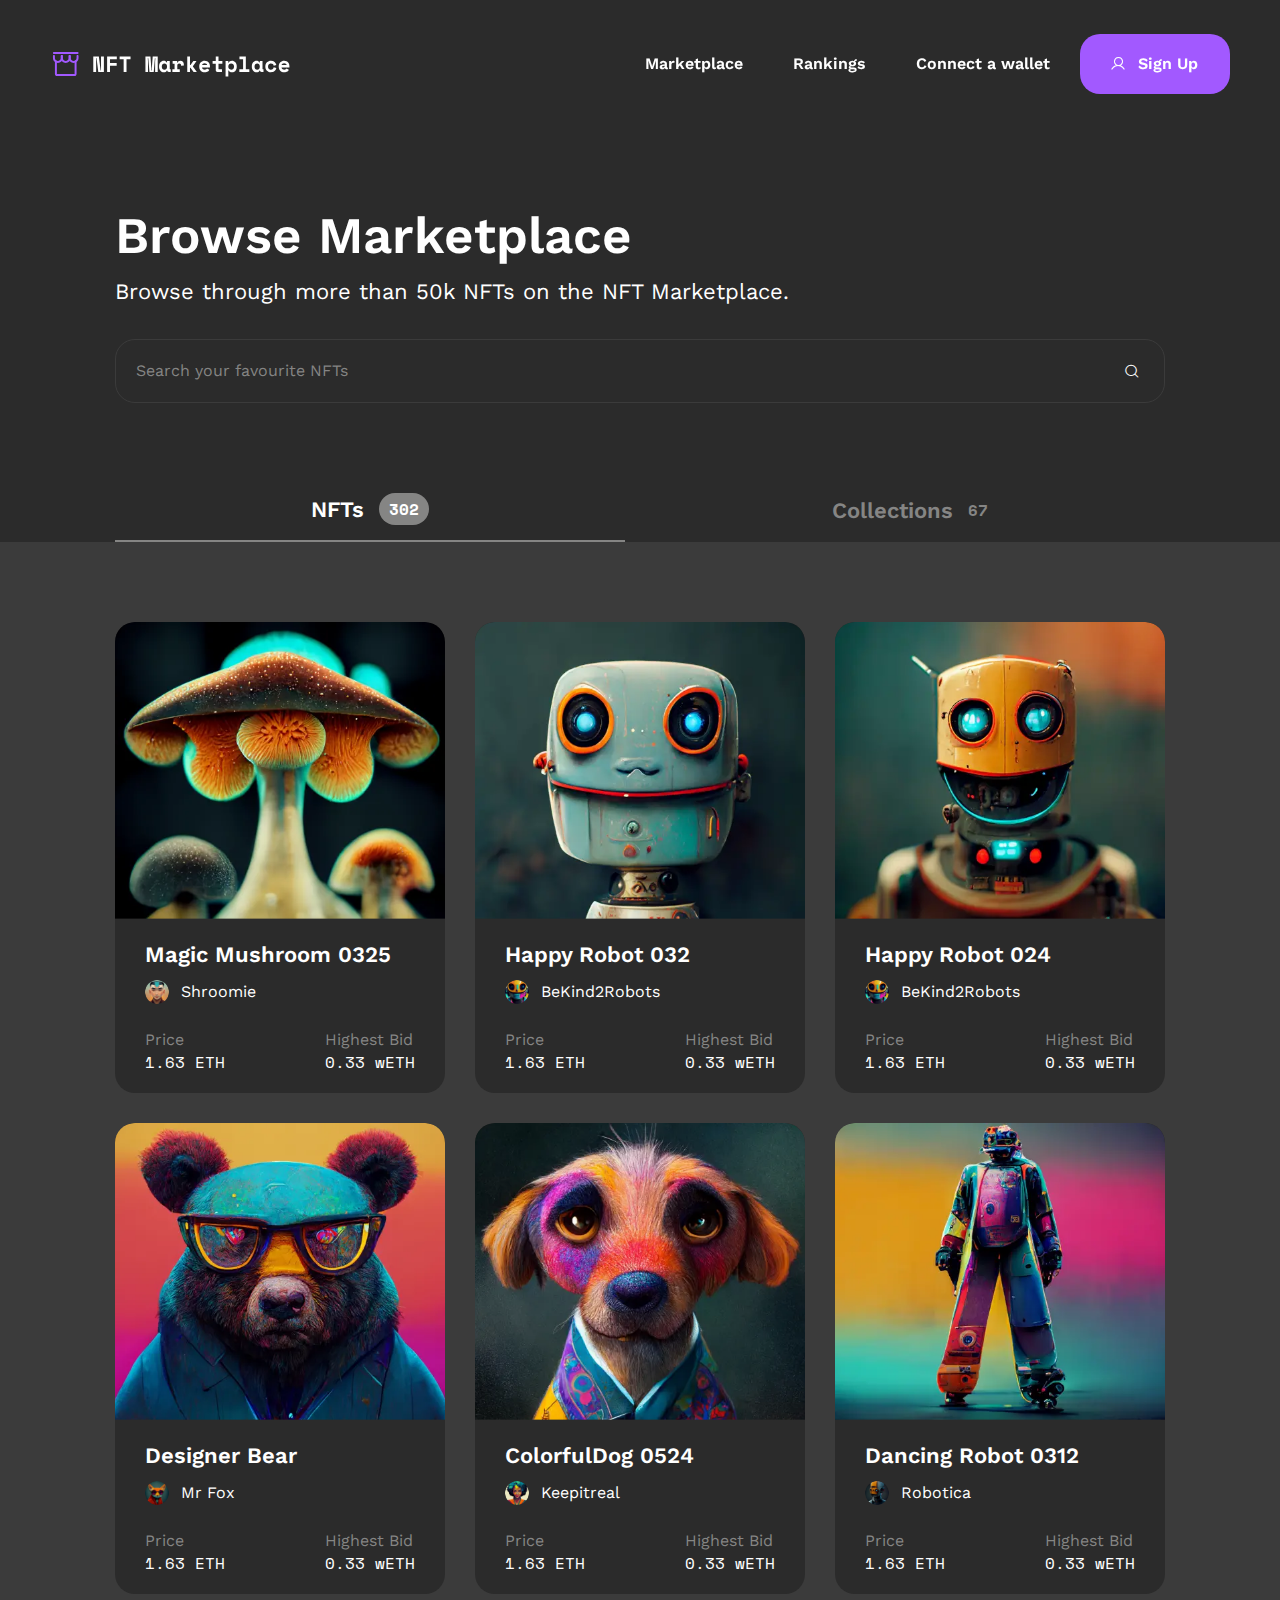
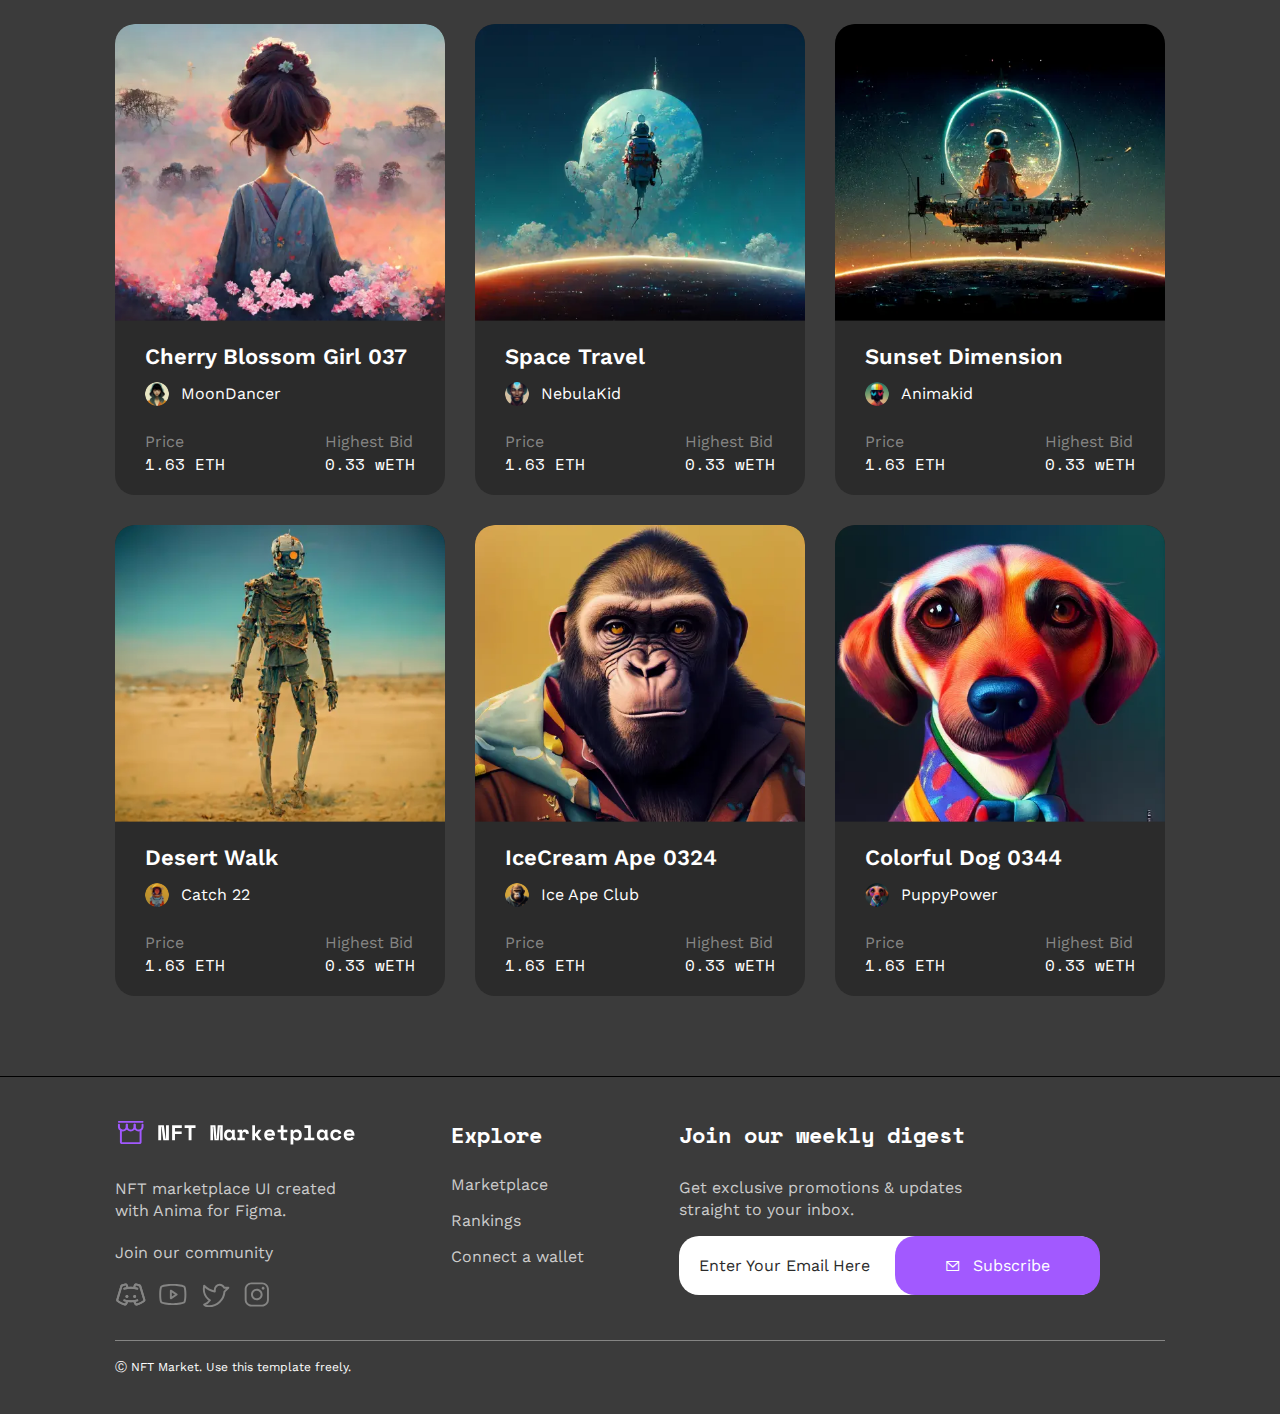
<file: marketplace/browse.html>
<!DOCTYPE html>
<html lang="en">

<head>
	<title>Created</title>
	<meta charset="UTF-8">
	<meta name="format-detection" content="telephone=no">
	<!-- <style>body{opacity: 0;}</style> -->
	<link rel="stylesheet" href="css/style.min.css?_v=20230212144858">
	<link rel="shortcut icon" href="favicon.ico">
	<!-- <meta name="robots" content="noindex, nofollow"> -->
	<meta name="viewport" content="width=device-width, initial-scale=1.0">
	<!-- Стили для прелоадера -->
	<style class="preloader-style">
		.preloader {
			pointer-events: none;
			z-index: 1000;
			position: fixed;
			width: 100vw;
			height: 100vh;
			top: 0;
			left: 0;
			display: flex;
			justify-content: center;
			align-items: center;
			background: linear-gradient(45deg, rgb(21, 19, 21) 10%, rgb(90, 43, 96) 100%);
		}

		.preloader * {
			box-sizing: border-box;
		}

		.preloader__body {
			padding: 0.93rem;
			display: flex;
			flex-direction: column;
			position: relative;
			width: 280px;
			height: 280px;
		}

		.preloader__one,
		.preloader__two {
			position: absolute;
			width: 175px;
			height: 175px;
			border-radius: 50%;
			top: 0;
			right: 0;
			bottom: 0;
			left: 0;
			margin: auto;
		}

		.preloader__one {
			animation: spin1 2.3s infinite linear;
		}

		.preloader__two {
			/* transform: rotate(45deg); */
			animation: spin2 2.3s infinite linear;
		}

		.preloader__one_one,
		.preloader__two_five {
			border-top: 5px solid transparent;
		}

		.preloader__one_two,
		.preloader__two_six {
			border-right: 5px solid transparent;
		}

		.preloader__one_three,
		.preloader__two_seven {
			border-bottom: 5px solid transparent;
		}

		.preloader__one_four,
		.preloader__two_eight {
			border-left: 5px solid transparent;
		}

		.preloader__one_one {
			top: -100px;
		}

		.preloader__one_two {
			right: -100px;
		}

		.preloader__one_three {
			bottom: -100px;
		}

		.preloader__one_four {
			left: -100px;
		}

		.preloader__two_five {
			right: -100px;
			bottom: 100px;
		}

		.preloader__two_six {
			left: 100px;
			top: 100px;
		}

		.preloader__two_seven {
			left: 100px;
			top: 100px;
		}

		.preloader__two_eight {
			right: 100px;
			top: 100px;
		}

		@keyframes spin1 {
			from {
				transform: rotate(0deg);
			}

			to {
				transform: rotate(360deg);
			}

			0% {
				border-color: #968fa4;
			}

			50% {
				border-color: #927aaa1d;
			}

			100% {
				border-color: #817892;
			}
		}

		@keyframes spin2 {
			from {
				transform: rotate(360deg);
			}

			to {
				transform: rotate(0deg);
			}

			0% {
				border-color: #321d5e;
			}

			50% {
				border-color: #927aaa1d;
			}

			100% {
				border-color: #442f6f;
			}
		}

		.preloader__counter {
			font-size: 35px;
			position: absolute;
			font-weight: 900;
			top: 50%;
			left: 50%;
			transform: translate(-50%, -50%);
			color: rgb(0, 0, 0);
			z-index: 2222222;
			font-family: sans-serif;
		}

		.preloader__line span {
			position: absolute;
			bottom: 0;
			left: 0;
			height: 3px;
			background-color: rgba(67, 9, 85, 0.516);
			border-radius: 25px;
			transition: width 0.3s ease 0s;
		}


		.lock body {
			overflow: hidden;
			touch-action: none;
			overscroll-behavior: none;
		}

		.wrapper {
			opacity: 0;
			visibility: hidden;
		}

		.loading .preloader {
			opacity: 1;
			visibility: visible;
		}

		.loaded .preloader {
			opacity: 0;
			visibility: hidden;
			transition: all 0.5s ease 0s;
		}

		.loaded .wrapper {
			transition: opacity 0.5s ease 0s;
			opacity: 1;
			visibility: visible;
		}
	</style>
	<!-- Скрипт прелоадера -->
	<script id="preloader">
		(function() {
			const preloaderContainer = document.querySelector('#preloader');
			let preloader, preloaderBody, showPecentLoad, showLineLoad;
			const htmlDocument = document.documentElement;
			const settings = {
				// Задержка перед удалением прелоадера из html после окончания загрузки
				delayRemovePreloader: 500,
				// Функціонал відсоткового відображення завантаження
				counter: true,
				// Функционал процентного отображения загрузки
				line: false,
				// Функционал кастомного отображения разных элементов (можно редактировать) – для включения перевести init в позицию true.
				custom: {
					init: true,
					// Элементы, которые нужно добавлять в preloader__body
					body: `
							<div class="preloader__one preloader__one_one"></div>
							<div class="preloader__one preloader__one_two"></div>
							<div class="preloader__one preloader__one_three"></div>
							<div class="preloader__one preloader__one_four"></div>
							<div class="preloader__two preloader__two_five"></div>
							<div class="preloader__two preloader__two_six"></div>
							<div class="preloader__two preloader__two_seven"></div>
							<div class="preloader__two preloader__two_eight"></div>
							`
				},
			};
			const checkBodyinterval = setInterval(() => {
				if (document.body) {
					clearInterval(checkBodyinterval);
					const preloaderTemplate = `
								<div class="preloader">
									<div class="preloader__body">
										${settings.custom.init ? settings.custom.body : ''}
										${settings.counter ? '<div class="preloader__counter">0%</div>' : ''}
										${settings.line ? '<div class="preloader__line"><span></span></div>' : ''}
									</div>
								</div>
							`;
					htmlDocument.insertAdjacentHTML("beforeend", preloaderTemplate);
					preloader = document.querySelector('.preloader');
					preloaderBody = preloader.querySelector('.preloader__body');
					showPecentLoad = document.querySelector('.preloader__counter');
					showLineLoad = document.querySelector('.preloader__line span');
				}
			}, 10);
			const checkScriptsInterval = setInterval(() => {
				const mainScriptsTag = document.querySelector('[data-main-script]');
				if (mainScriptsTag) {
					clearInterval(checkScriptsInterval);
					let preloaderImages = document.querySelectorAll('img');
					const preloaderStyle = document.querySelector('.preloader-style');
					if (preloaderImages.length) {
						const intervalDelayCuonter = 4 * preloaderImages.length < 40 ? 4 * preloaderImages.length : 40;
						let imagesLoadedCount = counter = progress = 0;
						htmlDocument.classList.add('loading');
						htmlDocument.classList.add('lock');
						window.addEventListener("load", () => htmlDocument.classList.add('download-done'));
						preloaderImages.forEach(preloaderImage => {
							const imgClone = document.createElement('img');
							if (imgClone) {
								imgClone.onload = imageLoaded;
								imgClone.onerror = imageLoaded;
								preloaderImage.dataset.src ? imgClone.src = preloaderImage.dataset.src : imgClone.src = preloaderImage.src;
							}
						});

						function setValueProgress(progress) {
							showPecentLoad ? showPecentLoad.innerText = `${progress}%` : null;
							showLineLoad ? showLineLoad.style.width = `${progress}%` : null;
						}
						showPecentLoad ? setValueProgress(progress) : null;

						function imageLoaded() {
							imagesLoadedCount++;
							progress = Math.round((100 / preloaderImages.length) * imagesLoadedCount);
							const intervalId = setInterval(() => {
								counter >= progress ? clearInterval(intervalId) : setValueProgress(++counter);
								counter >= 100 ? addLoadedClass() : null;
							}, intervalDelayCuonter);
						}

						function addLoadedClass() {
							if (this.isRun == true) return;
							this.isRun = true;

							let timer = setInterval(() => {
								if (htmlDocument.closest('.download-done')) {
									htmlDocument.classList.remove('lock');
									htmlDocument.classList.remove('loading');
									setTimeout(() => {
										htmlDocument.classList.remove('download-done');
										htmlDocument.classList.add('loaded');
									}, settings.delayRemovePreloader >= 500 ? settings.delayRemovePreloader - 500 : 0);
									const intervalRemovePreloader = setInterval(() => {
										preloader.remove();
										if (preloaderStyle) {
											preloaderStyle.remove();
										}
										clearInterval(intervalRemovePreloader);
										clearInterval(timer);
										preloaderContainer.remove();
										mainScriptsTag.removeAttribute('data-main-script');
									}, settings.delayRemovePreloader);
								} else {
									return;
								}
							}, 300);
						}
					} else {
						if (preloaderStyle) {
							preloaderStyle.remove();
						}
						preloaderContainer.remove();
					}
				}
			}, 10);
		})();
	</script>
</head>

<body data-custom-cursor="">
	<div class="wrapper">
		<header class="header">
			<div class="header__inner">
				<div class="header__body">
					<a href="index.html" class="header__logo">
						<img src="img/icons/logo.svg" alt="logo">
					</a>
					<div class="header__menu menu">
						<nav class="menu__body">
							<ul class="menu__list">
								<li class="menu__item"><a href="index.html" class="menu__link">Marketplace</a></li>
								<li class="menu__item"><a href="rankings.html" class="menu__link">Rankings</a></li>
								<li class="menu__item"><a href="connect.html" class="menu__link">Connect a wallet</a></li>
							</ul>
						</nav>
					</div>
					<a data-da=".menu__list,840" href="form.html" class="header__btn _icon-user">Sign Up</a>
					<button type="button" class="header__icon icon-menu"><span></span></button>
				</div>
			</div>
		</header>

		<main class="page">
			<section class="page__browse-all all-browse">
				<div class="all-browse__container all-browse__container--bottom">
					<h1 class="all-browse__title">Browse Marketplace</h1>
					<div class="all-browse__subtitle">Browse through more than 50k NFTs on the NFT Marketplace.</div>
					<div class="all-browse__input">
						<input required autocomplete="off" type="search" placeholder="Search your favourite NFTs">
						<button class="all-browse__btn _icon-glass"></button>
					</div>
				</div>
				<div data-tabs class="all-browse__tabs">
					<div class="all-browse__container">
						<nav data-tabs-titles class="all-browse__navigation">
							<button type="button" class="all-browse__label _tab-active">NFTs <span class="all-browse__tot">302</span></button>
							<button type="button" class="all-browse__label">Collections <span class="all-browse__tot">67</span></button>
						</nav>
					</div>
					<div data-tabs-body class="all-browse__content">
						<div class="all-browse__container">
							<div class="all-browse__body all-card">
								<div class="all-card__inner  item-all">
									<div class="item-all__cards">
										<div class="item-all__img-ibg">
											<picture><source srcset="img/all-card/10.webp" type="image/webp"><img src="img/all-card/10.png" alt="more"></picture>
										</div>
										<div class="item-all__inner">
											<div class="item-all__name avatar-discover">
												<div class="avatar-discover__text">
													<p>Magic Mushroom 0325</p>
												</div>
												<div class="avatar-discover__ava">
													<a href="#" class="avatar-discover__logo">
														<picture><source srcset="img/avatar/7.webp" type="image/webp"><img src="img/avatar/7.png" alt="imadges-discover"></picture>
													</a>
													<div class="avatar-discover__name">Shroomie</div>
												</div>
											</div>
											<div class="item-all__total total">
												<div class="total__body">
													<div class="total__sale">Price</div>
													<div class="total__num">1.63 ETH</div>
												</div>
												<div class="total__body">
													<div class="total__sale">Highest Bid</div>
													<div class="total__num">0.33 wETH</div>
												</div>
											</div>
										</div>
									</div>
									<div class="item-all__cards">
										<div class="item-all__img-ibg">
											<picture><source srcset="img/all-card/11.webp" type="image/webp"><img src="img/all-card/11.png" alt="more"></picture>
										</div>
										<div class="item-all__inner">
											<div class="item-all__name avatar-discover">
												<div class="avatar-discover__text">
													<p>Happy Robot 032</p>
												</div>
												<div class="avatar-discover__ava">
													<a href="#" class="avatar-discover__logo">
														<picture><source srcset="img/avatar/12.webp" type="image/webp"><img src="img/avatar/12.png" alt="imadges-discover"></picture>
													</a>
													<div class="avatar-discover__name">BeKind2Robots</div>
												</div>
											</div>
											<div class="item-all__total total">
												<div class="total__body">
													<div class="total__sale">Price</div>
													<div class="total__num">1.63 ETH</div>
												</div>
												<div class="total__body">
													<div class="total__sale">Highest Bid</div>
													<div class="total__num">0.33 wETH</div>
												</div>
											</div>
										</div>
									</div>
									<div class="item-all__cards">
										<div class="item-all__img-ibg">
											<picture><source srcset="img/all-card/12.webp" type="image/webp"><img src="img/all-card/12.png" alt="more"></picture>
										</div>
										<div class="item-all__inner">
											<div class="item-all__name avatar-discover">
												<div class="avatar-discover__text">
													<p>Happy Robot 024</p>
												</div>
												<div class="avatar-discover__ava">
													<a href="#" class="avatar-discover__logo">
														<picture><source srcset="img/avatar/12.webp" type="image/webp"><img src="img/avatar/12.png" alt="imadges-discover"></picture>
													</a>
													<div class="avatar-discover__name">BeKind2Robots</div>
												</div>
											</div>
											<div class="item-all__total total">
												<div class="total__body">
													<div class="total__sale">Price</div>
													<div class="total__num">1.63 ETH</div>
												</div>
												<div class="total__body">
													<div class="total__sale">Highest Bid</div>
													<div class="total__num">0.33 wETH</div>
												</div>
											</div>
										</div>
									</div>
									<div class="item-all__cards item-all__cards--2">
										<div class="item-all__img-ibg">
											<picture><source srcset="img/all-card/13.webp" type="image/webp"><img src="img/all-card/13.png" alt="more"></picture>
										</div>
										<div class="item-all__inner">
											<div class="item-all__name avatar-discover">
												<div class="avatar-discover__text">
													<p>Designer Bear</p>
												</div>
												<div class="avatar-discover__ava">
													<a href="#" class="avatar-discover__logo">
														<picture><source srcset="img/avatar/6.webp" type="image/webp"><img src="img/avatar/6.png" alt="imadges-discover"></picture>
													</a>
													<div class="avatar-discover__name">Mr Fox</div>
												</div>
											</div>
											<div class="item-all__total total">
												<div class="total__body">
													<div class="total__sale">Price</div>
													<div class="total__num">1.63 ETH</div>
												</div>
												<div class="total__body">
													<div class="total__sale">Highest Bid</div>
													<div class="total__num">0.33 wETH</div>
												</div>
											</div>
										</div>
									</div>
									<div class="item-all__cards item-all__cards--2">
										<div class="item-all__img-ibg">
											<picture><source srcset="img/all-card/18.webp" type="image/webp"><img src="img/all-card/18.png" alt="more"></picture>
										</div>
										<div class="item-all__inner">
											<div class="item-all__name avatar-discover">
												<div class="avatar-discover__text">
													<p>ColorfulDog 0524</p>
												</div>
												<div class="avatar-discover__ava">
													<a href="#" class="avatar-discover__logo">
														<picture><source srcset="img/avatar/15.webp" type="image/webp"><img src="img/avatar/15.png" alt="imadges-discover"></picture>
													</a>
													<div class="avatar-discover__name">Keepitreal</div>
												</div>
											</div>
											<div class="item-all__total total">
												<div class="total__body">
													<div class="total__sale">Price</div>
													<div class="total__num">1.63 ETH</div>
												</div>
												<div class="total__body">
													<div class="total__sale">Highest Bid</div>
													<div class="total__num">0.33 wETH</div>
												</div>
											</div>
										</div>
									</div>
									<div class="item-all__cards item-all__cards--2">
										<div class="item-all__img-ibg">
											<picture><source srcset="img/all-card/8.webp" type="image/webp"><img src="img/all-card/8.png" alt="more"></picture>
										</div>
										<div class="item-all__inner">
											<div class="item-all__name avatar-discover">
												<div class="avatar-discover__text">
													<p>Dancing Robot 0312</p>
												</div>
												<div class="avatar-discover__ava">
													<a href="#" class="avatar-discover__logo">
														<picture><source srcset="img/avatar/8.webp" type="image/webp"><img src="img/avatar/8.png" alt="imadges-discover"></picture>
													</a>
													<div class="avatar-discover__name">Robotica</div>
												</div>
											</div>
											<div class="item-all__total total">
												<div class="total__body">
													<div class="total__sale">Price</div>
													<div class="total__num">1.63 ETH</div>
												</div>
												<div class="total__body">
													<div class="total__sale">Highest Bid</div>
													<div class="total__num">0.33 wETH</div>
												</div>
											</div>
										</div>
									</div>
									<div class="item-all__cards item-all__cards--1">
										<div class="item-all__img-ibg">
											<picture><source srcset="img/all-card/7.webp" type="image/webp"><img src="img/all-card/7.png" alt="more"></picture>
										</div>
										<div class="item-all__inner">
											<div class="item-all__name avatar-discover">
												<div class="avatar-discover__text">
													<p>Cherry Blossom Girl 037</p>
												</div>
												<div class="avatar-discover__ava">
													<a href="#" class="avatar-discover__logo">
														<picture><source srcset="img/avatar/16.webp" type="image/webp"><img src="img/avatar/16.png" alt="imadges-discover"></picture>
													</a>
													<div class="avatar-discover__name">MoonDancer</div>
												</div>
											</div>
											<div class="item-all__total total">
												<div class="total__body">
													<div class="total__sale">Price</div>
													<div class="total__num">1.63 ETH</div>
												</div>
												<div class="total__body">
													<div class="total__sale">Highest Bid</div>
													<div class="total__num">0.33 wETH</div>
												</div>
											</div>
										</div>
									</div>
									<div class="item-all__cards item-all__cards--1">
										<div class="item-all__img-ibg">
											<picture><source srcset="img/all-card/26.webp" type="image/webp"><img src="img/all-card/26.png" alt="more"></picture>
										</div>
										<div class="item-all__inner">
											<div class="item-all__name avatar-discover">
												<div class="avatar-discover__text">
													<p>Space Travel</p>
												</div>
												<div class="avatar-discover__ava">
													<a href="#" class="avatar-discover__logo">
														<picture><source srcset="img/avatar/10.webp" type="image/webp"><img src="img/avatar/10.png" alt="imadges-discover"></picture>
													</a>
													<div class="avatar-discover__name">NebulaKid</div>
												</div>
											</div>
											<div class="item-all__total total">
												<div class="total__body">
													<div class="total__sale">Price</div>
													<div class="total__num">1.63 ETH</div>
												</div>
												<div class="total__body">
													<div class="total__sale">Highest Bid</div>
													<div class="total__num">0.33 wETH</div>
												</div>
											</div>
										</div>
									</div>
									<div class="item-all__cards item-all__cards--1">
										<div class="item-all__img-ibg">
											<picture><source srcset="img/all-card/14.webp" type="image/webp"><img src="img/all-card/14.png" alt="more"></picture>
										</div>
										<div class="item-all__inner">
											<div class="item-all__name avatar-discover">
												<div class="avatar-discover__text">
													<p>Sunset Dimension</p>
												</div>
												<div class="avatar-discover__ava">
													<a href="#" class="avatar-discover__logo">
														<picture><source srcset="img/avatar/14.webp" type="image/webp"><img src="img/avatar/14.png" alt="imadges-discover"></picture>
													</a>
													<div class="avatar-discover__name">Animakid</div>
												</div>
											</div>
											<div class="item-all__total total">
												<div class="total__body">
													<div class="total__sale">Price</div>
													<div class="total__num">1.63 ETH</div>
												</div>
												<div class="total__body">
													<div class="total__sale">Highest Bid</div>
													<div class="total__num">0.33 wETH</div>
												</div>
											</div>
										</div>
									</div>
									<div class="item-all__cards item-all__cards--1">
										<div class="item-all__img-ibg">
											<picture><source srcset="img/all-card/15.webp" type="image/webp"><img src="img/all-card/15.png" alt="more"></picture>
										</div>
										<div class="item-all__inner">
											<div class="item-all__name avatar-discover">
												<div class="avatar-discover__text">
													<p>Desert Walk</p>
												</div>
												<div class="avatar-discover__ava">
													<a href="#" class="avatar-discover__logo">
														<picture><source srcset="img/avatar/20.webp" type="image/webp"><img src="img/avatar/20.png" alt="imadges-discover"></picture>
													</a>
													<div class="avatar-discover__name">Catch 22</div>
												</div>
											</div>
											<div class="item-all__total total">
												<div class="total__body">
													<div class="total__sale">Price</div>
													<div class="total__num">1.63 ETH</div>
												</div>
												<div class="total__body">
													<div class="total__sale">Highest Bid</div>
													<div class="total__num">0.33 wETH</div>
												</div>
											</div>
										</div>
									</div>
									<div class="item-all__cards item-all__cards--1">
										<div class="item-all__img-ibg">
											<picture><source srcset="img/all-card/9.webp" type="image/webp"><img src="img/all-card/9.png" alt="more"></picture>
										</div>
										<div class="item-all__inner">
											<div class="item-all__name avatar-discover">
												<div class="avatar-discover__text">
													<p>IceCream Ape 0324</p>
												</div>
												<div class="avatar-discover__ava">
													<a href="#" class="avatar-discover__logo">
														<picture><source srcset="img/avatar/18.webp" type="image/webp"><img src="img/avatar/18.png" alt="imadges-discover"></picture>
													</a>
													<div class="avatar-discover__name">Ice Ape Club</div>
												</div>
											</div>
											<div class="item-all__total total">
												<div class="total__body">
													<div class="total__sale">Price</div>
													<div class="total__num">1.63 ETH</div>
												</div>
												<div class="total__body">
													<div class="total__sale">Highest Bid</div>
													<div class="total__num">0.33 wETH</div>
												</div>
											</div>
										</div>
									</div>
									<div class="item-all__cards item-all__cards--1">
										<div class="item-all__img-ibg">
											<picture><source srcset="img/all-card/17.webp" type="image/webp"><img src="img/all-card/17.png" alt="more"></picture>
										</div>
										<div class="item-all__inner">
											<div class="item-all__name avatar-discover">
												<div class="avatar-discover__text">
													<p>Colorful Dog 0344</p>
												</div>
												<div class="avatar-discover__ava">
													<a href="#" class="avatar-discover__logo">
														<picture><source srcset="img/avatar/13.webp" type="image/webp"><img src="img/avatar/13.png" alt="imadges-discover"></picture>
													</a>
													<div class="avatar-discover__name">PuppyPower</div>
												</div>
											</div>
											<div class="item-all__total total">
												<div class="total__body">
													<div class="total__sale">Price</div>
													<div class="total__num">1.63 ETH</div>
												</div>
												<div class="total__body">
													<div class="total__sale">Highest Bid</div>
													<div class="total__num">0.33 wETH</div>
												</div>
											</div>
										</div>
									</div>
								</div>
							</div>
						</div>
						<div class="all-browse__container">
							<div class="all-browse__body all-card">
								<div class="all-card__inner  item-all">
									<div class="item-all__cards">
										<div class="item-all__img-ibg">
											<picture><source srcset="img/all-card/2.webp" type="image/webp"><img src="img/all-card/2.png" alt="more"></picture>
										</div>
										<div class="item-all__inner">
											<div class="item-all__name avatar-discover">
												<div class="avatar-discover__text">
													<p>Life On Edena</p>
												</div>
												<div class="avatar-discover__ava">
													<a href="#" class="avatar-discover__logo">
														<picture><source srcset="img/avatar/14.webp" type="image/webp"><img src="img/avatar/14.png" alt="imadges-discover"></picture>
													</a>
													<div class="avatar-discover__name">Animakid</div>
												</div>
											</div>
											<div class="item-all__total total">
												<div class="total__body">
													<div class="total__sale">Price</div>
													<div class="total__num">1.63 ETH</div>
												</div>
												<div class="total__body">
													<div class="total__sale">Highest Bid</div>
													<div class="total__num">0.33 wETH</div>
												</div>
											</div>
										</div>
									</div>
									<div class="item-all__cards">
										<div class="item-all__img-ibg">
											<picture><source srcset="img/all-card/3.webp" type="image/webp"><img src="img/all-card/3.png" alt="more"></picture>
										</div>
										<div class="item-all__inner">
											<div class="item-all__name avatar-discover">
												<div class="avatar-discover__text">
													<p>AstroFiction</p>
												</div>
												<div class="avatar-discover__ava">
													<a href="#" class="avatar-discover__logo">
														<picture><source srcset="img/avatar/14.webp" type="image/webp"><img src="img/avatar/14.png" alt="imadges-discover"></picture>
													</a>
													<div class="avatar-discover__name">Animakid</div>
												</div>
											</div>
											<div class="item-all__total total">
												<div class="total__body">
													<div class="total__sale">Price</div>
													<div class="total__num">1.63 ETH</div>
												</div>
												<div class="total__body">
													<div class="total__sale">Highest Bid</div>
													<div class="total__num">0.33 wETH</div>
												</div>
											</div>
										</div>
									</div>
									<div class="item-all__cards item-all__cards--2">
										<div class="item-all__img-ibg">
											<picture><source srcset="img/all-card/4.webp" type="image/webp"><img src="img/all-card/4.png" alt="more"></picture>
										</div>
										<div class="item-all__inner">
											<div class="item-all__name avatar-discover">
												<div class="avatar-discover__text">
													<p>CryptoCity</p>
												</div>
												<div class="avatar-discover__ava">
													<a href="#" class="avatar-discover__logo">
														<picture><source srcset="img/avatar/14.webp" type="image/webp"><img src="img/avatar/14.png" alt="imadges-discover"></picture>
													</a>
													<div class="avatar-discover__name">Animakid</div>
												</div>
											</div>
											<div class="item-all__total total">
												<div class="total__body">
													<div class="total__sale">Price</div>
													<div class="total__num">1.63 ETH</div>
												</div>
												<div class="total__body">
													<div class="total__sale">Highest Bid</div>
													<div class="total__num">0.33 wETH</div>
												</div>
											</div>
										</div>
									</div>
									<div class="item-all__cards item-all__cards--2">
										<div class="item-all__img-ibg">
											<picture><source srcset="img/all-card/5.webp" type="image/webp"><img src="img/all-card/5.png" alt="more"></picture>
										</div>
										<div class="item-all__inner">
											<div class="item-all__name avatar-discover">
												<div class="avatar-discover__text">
													<p>ColorfulDog 0524</p>
												</div>
												<div class="avatar-discover__ava">
													<a href="#" class="avatar-discover__logo">
														<picture><source srcset="img/avatar/14.webp" type="image/webp"><img src="img/avatar/14.png" alt="imadges-discover"></picture>
													</a>
													<div class="avatar-discover__name">Animakid</div>
												</div>
											</div>
											<div class="item-all__total total">
												<div class="total__body">
													<div class="total__sale">Price</div>
													<div class="total__num">1.63 ETH</div>
												</div>
												<div class="total__body">
													<div class="total__sale">Highest Bid</div>
													<div class="total__num">0.33 wETH</div>
												</div>
											</div>
										</div>
									</div>
									<div class="item-all__cards item-all__cards--2">
										<div class="item-all__img-ibg">
											<picture><source srcset="img/all-card/6.webp" type="image/webp"><img src="img/all-card/6.png" alt="more"></picture>
										</div>
										<div class="item-all__inner">
											<div class="item-all__name avatar-discover">
												<div class="avatar-discover__text">
													<p>Space Tales</p>
												</div>
												<div class="avatar-discover__ava">
													<a href="#" class="avatar-discover__logo">
														<picture><source srcset="img/avatar/14.webp" type="image/webp"><img src="img/avatar/14.png" alt="imadges-discover"></picture>
													</a>
													<div class="avatar-discover__name">Animakid</div>
												</div>
											</div>
											<div class="item-all__total total">
												<div class="total__body">
													<div class="total__sale">Price</div>
													<div class="total__num">1.63 ETH</div>
												</div>
												<div class="total__body">
													<div class="total__sale">Highest Bid</div>
													<div class="total__num">0.33 wETH</div>
												</div>
											</div>
										</div>
									</div>
									<div class="item-all__cards item-all__cards--1">
										<div class="item-all__img-ibg">
											<picture><source srcset="img/all-card/7.webp" type="image/webp"><img src="img/all-card/7.png" alt="more"></picture>
										</div>
										<div class="item-all__inner">
											<div class="item-all__name avatar-discover">
												<div class="avatar-discover__text">
													<p>Cherry Blossom Girl 037</p>
												</div>
												<div class="avatar-discover__ava">
													<a href="#" class="avatar-discover__logo">
														<picture><source srcset="img/avatar/14.webp" type="image/webp"><img src="img/avatar/14.png" alt="imadges-discover"></picture>
													</a>
													<div class="avatar-discover__name">Animakid</div>
												</div>
											</div>
											<div class="item-all__total total">
												<div class="total__body">
													<div class="total__sale">Price</div>
													<div class="total__num">1.63 ETH</div>
												</div>
												<div class="total__body">
													<div class="total__sale">Highest Bid</div>
													<div class="total__num">0.33 wETH</div>
												</div>
											</div>
										</div>
									</div>
									<div class="item-all__cards item-all__cards--1">
										<div class="item-all__img-ibg">
											<picture><source srcset="img/all-card/8.webp" type="image/webp"><img src="img/all-card/8.png" alt="more"></picture>
										</div>
										<div class="item-all__inner">
											<div class="item-all__name avatar-discover">
												<div class="avatar-discover__text">
													<p>Dancing Robots 0987</p>
												</div>
												<div class="avatar-discover__ava">
													<a href="#" class="avatar-discover__logo">
														<picture><source srcset="img/avatar/14.webp" type="image/webp"><img src="img/avatar/14.png" alt="imadges-discover"></picture>
													</a>
													<div class="avatar-discover__name">Animakid</div>
												</div>
											</div>
											<div class="item-all__total total">
												<div class="total__body">
													<div class="total__sale">Price</div>
													<div class="total__num">1.63 ETH</div>
												</div>
												<div class="total__body">
													<div class="total__sale">Highest Bid</div>
													<div class="total__num">0.33 wETH</div>
												</div>
											</div>
										</div>
									</div>
									<div class="item-all__cards item-all__cards--1">
										<div class="item-all__img-ibg">
											<picture><source srcset="img/all-card/9.webp" type="image/webp"><img src="img/all-card/9.png" alt="more"></picture>
										</div>
										<div class="item-all__inner">
											<div class="item-all__name avatar-discover">
												<div class="avatar-discover__text">
													<p>IceCream Ape </p>
												</div>
												<div class="avatar-discover__ava">
													<a href="#" class="avatar-discover__logo">
														<picture><source srcset="img/avatar/14.webp" type="image/webp"><img src="img/avatar/14.png" alt="imadges-discover"></picture>
													</a>
													<div class="avatar-discover__name">Animakid</div>
												</div>
											</div>
											<div class="item-all__total total">
												<div class="total__body">
													<div class="total__sale">Price</div>
													<div class="total__num">1.63 ETH</div>
												</div>
												<div class="total__body">
													<div class="total__sale">Highest Bid</div>
													<div class="total__num">0.33 wETH</div>
												</div>
											</div>
										</div>
									</div>
								</div>
							</div>
						</div>
					</div>
				</div>
			</section>
		</main>
		<footer class="footer">
			<div class="footer__container">
				<div class="footer__body">
					<div class="footer__column column-community">
						<a href="" class="column-community__logo">
							<img src="img/icons/logo.svg" alt="logo">
						</a>
						<div class="column-community__text">
							<p>NFT marketplace UI created with Anima for Figma.</p>
							<p>Join our community</p>
						</div>
						<div class="column-community__social">
							<a href="" class="column-community__link">
								<img src="img/icons/discord.svg" alt="">
							</a>
							<a href="" class="column-community__link">
								<img src="img/icons/youtube.svg" alt="">
							</a>
							<a href="" class="column-community__link">
								<img src="img/icons/twitter.svg" alt="">
							</a>
							<a href="" class="column-community__link">
								<img src="img/icons/instagram.svg" alt="">
							</a>
						</div>
					</div>
					<div class="footer__column column-explore">
						<h4 class="column-explore__title">Explore</h4>
						<div class="column-explore__body">
							<a href="" class="column-explore__link">Marketplace</a>
							<a href="" class="column-explore__link">Rankings</a>
							<a href="" class="column-explore__link">Connect a wallet</a>
						</div>
					</div>
					<div class="footer__column column-join">
						<h4 class="column-join__title">Join our weekly digest</h4>
						<div class="column-join__text">
							<p>Get exclusive promotions & updates straight to your inbox.</p>
						</div>
						<form action="#" class="footer__column footer-form">
							<div class="footer-form__input">
								<input required autocomplete="off" type="email" placeholder="Enter your email here">
							</div>
							<div class="footer-form__btn">
								<button type="submit" class="_icon-envelope">Subscribe</button>
							</div>
						</form>
					</div>
				</div>
				<div class="footer__copy">
					<p>Ⓒ NFT Market. Use this template freely.</p>
				</div>
			</div>
		</footer>
	</div>
	<script data-main-script src="js/app.min.js?_v=20230212144858"></script>
</body>

</html>
</file>
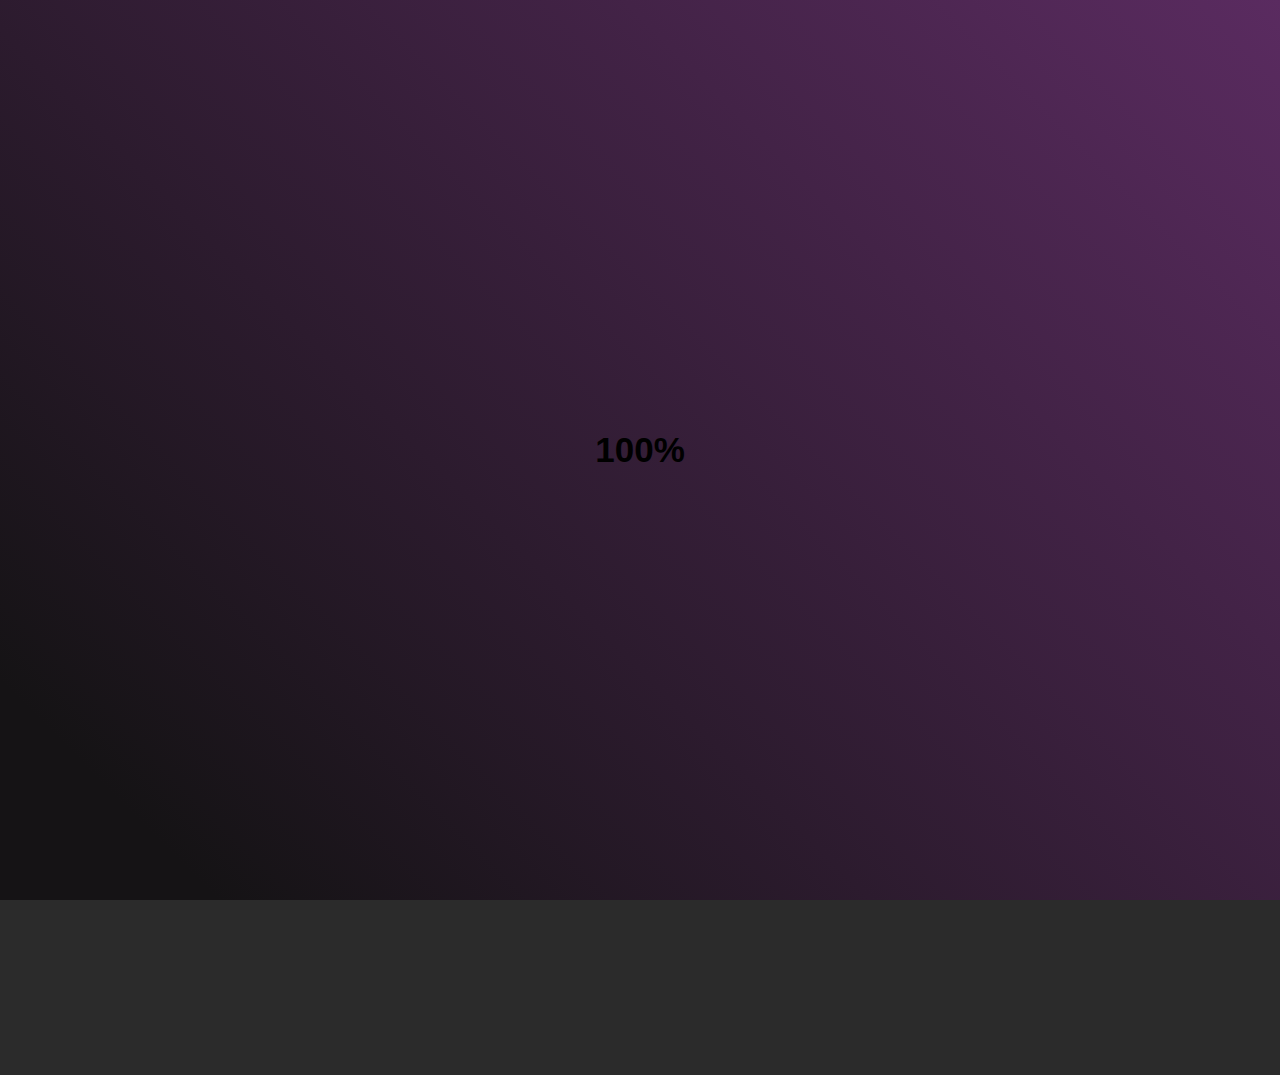
<file: marketplace/connect.html>
<!DOCTYPE html>
<html lang="en">

<head>
	<title>Connect</title>
	<meta charset="UTF-8">
	<meta name="format-detection" content="telephone=no">
	<!-- <style>body{opacity: 0;}</style> -->
	<link rel="stylesheet" href="css/style.min.css?_v=20230212144858">
	<link rel="shortcut icon" href="favicon.ico">
	<!-- <meta name="robots" content="noindex, nofollow"> -->
	<meta name="viewport" content="width=device-width, initial-scale=1.0">
	<!-- Стили для прелоадера -->
	<style class="preloader-style">
		.preloader {
			pointer-events: none;
			z-index: 1000;
			position: fixed;
			width: 100vw;
			height: 100vh;
			top: 0;
			left: 0;
			display: flex;
			justify-content: center;
			align-items: center;
			background: linear-gradient(45deg, rgb(21, 19, 21) 10%, rgb(90, 43, 96) 100%);
		}

		.preloader * {
			box-sizing: border-box;
		}

		.preloader__body {
			padding: 0.93rem;
			display: flex;
			flex-direction: column;
			position: relative;
			width: 280px;
			height: 280px;
		}

		.preloader__one,
		.preloader__two {
			position: absolute;
			width: 175px;
			height: 175px;
			border-radius: 50%;
			top: 0;
			right: 0;
			bottom: 0;
			left: 0;
			margin: auto;
		}

		.preloader__one {
			animation: spin1 2.3s infinite linear;
		}

		.preloader__two {
			/* transform: rotate(45deg); */
			animation: spin2 2.3s infinite linear;
		}

		.preloader__one_one,
		.preloader__two_five {
			border-top: 5px solid transparent;
		}

		.preloader__one_two,
		.preloader__two_six {
			border-right: 5px solid transparent;
		}

		.preloader__one_three,
		.preloader__two_seven {
			border-bottom: 5px solid transparent;
		}

		.preloader__one_four,
		.preloader__two_eight {
			border-left: 5px solid transparent;
		}

		.preloader__one_one {
			top: -100px;
		}

		.preloader__one_two {
			right: -100px;
		}

		.preloader__one_three {
			bottom: -100px;
		}

		.preloader__one_four {
			left: -100px;
		}

		.preloader__two_five {
			right: -100px;
			bottom: 100px;
		}

		.preloader__two_six {
			left: 100px;
			top: 100px;
		}

		.preloader__two_seven {
			left: 100px;
			top: 100px;
		}

		.preloader__two_eight {
			right: 100px;
			top: 100px;
		}

		@keyframes spin1 {
			from {
				transform: rotate(0deg);
			}

			to {
				transform: rotate(360deg);
			}

			0% {
				border-color: #968fa4;
			}

			50% {
				border-color: #927aaa1d;
			}

			100% {
				border-color: #817892;
			}
		}

		@keyframes spin2 {
			from {
				transform: rotate(360deg);
			}

			to {
				transform: rotate(0deg);
			}

			0% {
				border-color: #321d5e;
			}

			50% {
				border-color: #927aaa1d;
			}

			100% {
				border-color: #442f6f;
			}
		}

		.preloader__counter {
			font-size: 35px;
			position: absolute;
			font-weight: 900;
			top: 50%;
			left: 50%;
			transform: translate(-50%, -50%);
			color: rgb(0, 0, 0);
			z-index: 2222222;
			font-family: sans-serif;
		}

		.preloader__line span {
			position: absolute;
			bottom: 0;
			left: 0;
			height: 3px;
			background-color: rgba(67, 9, 85, 0.516);
			border-radius: 25px;
			transition: width 0.3s ease 0s;
		}


		.lock body {
			overflow: hidden;
			touch-action: none;
			overscroll-behavior: none;
		}

		.wrapper {
			opacity: 0;
			visibility: hidden;
		}

		.loading .preloader {
			opacity: 1;
			visibility: visible;
		}

		.loaded .preloader {
			opacity: 0;
			visibility: hidden;
			transition: all 0.5s ease 0s;
		}

		.loaded .wrapper {
			transition: opacity 0.5s ease 0s;
			opacity: 1;
			visibility: visible;
		}
	</style>
	<!-- Скрипт прелоадера -->
	<script id="preloader">
		(function() {
			const preloaderContainer = document.querySelector('#preloader');
			let preloader, preloaderBody, showPecentLoad, showLineLoad;
			const htmlDocument = document.documentElement;
			const settings = {
				// Задержка перед удалением прелоадера из html после окончания загрузки
				delayRemovePreloader: 500,
				// Функціонал відсоткового відображення завантаження
				counter: true,
				// Функционал процентного отображения загрузки
				line: false,
				// Функционал кастомного отображения разных элементов (можно редактировать) – для включения перевести init в позицию true.
				custom: {
					init: true,
					// Элементы, которые нужно добавлять в preloader__body
					body: `
							<div class="preloader__one preloader__one_one"></div>
							<div class="preloader__one preloader__one_two"></div>
							<div class="preloader__one preloader__one_three"></div>
							<div class="preloader__one preloader__one_four"></div>
							<div class="preloader__two preloader__two_five"></div>
							<div class="preloader__two preloader__two_six"></div>
							<div class="preloader__two preloader__two_seven"></div>
							<div class="preloader__two preloader__two_eight"></div>
							`
				},
			};
			const checkBodyinterval = setInterval(() => {
				if (document.body) {
					clearInterval(checkBodyinterval);
					const preloaderTemplate = `
								<div class="preloader">
									<div class="preloader__body">
										${settings.custom.init ? settings.custom.body : ''}
										${settings.counter ? '<div class="preloader__counter">0%</div>' : ''}
										${settings.line ? '<div class="preloader__line"><span></span></div>' : ''}
									</div>
								</div>
							`;
					htmlDocument.insertAdjacentHTML("beforeend", preloaderTemplate);
					preloader = document.querySelector('.preloader');
					preloaderBody = preloader.querySelector('.preloader__body');
					showPecentLoad = document.querySelector('.preloader__counter');
					showLineLoad = document.querySelector('.preloader__line span');
				}
			}, 10);
			const checkScriptsInterval = setInterval(() => {
				const mainScriptsTag = document.querySelector('[data-main-script]');
				if (mainScriptsTag) {
					clearInterval(checkScriptsInterval);
					let preloaderImages = document.querySelectorAll('img');
					const preloaderStyle = document.querySelector('.preloader-style');
					if (preloaderImages.length) {
						const intervalDelayCuonter = 4 * preloaderImages.length < 40 ? 4 * preloaderImages.length : 40;
						let imagesLoadedCount = counter = progress = 0;
						htmlDocument.classList.add('loading');
						htmlDocument.classList.add('lock');
						window.addEventListener("load", () => htmlDocument.classList.add('download-done'));
						preloaderImages.forEach(preloaderImage => {
							const imgClone = document.createElement('img');
							if (imgClone) {
								imgClone.onload = imageLoaded;
								imgClone.onerror = imageLoaded;
								preloaderImage.dataset.src ? imgClone.src = preloaderImage.dataset.src : imgClone.src = preloaderImage.src;
							}
						});

						function setValueProgress(progress) {
							showPecentLoad ? showPecentLoad.innerText = `${progress}%` : null;
							showLineLoad ? showLineLoad.style.width = `${progress}%` : null;
						}
						showPecentLoad ? setValueProgress(progress) : null;

						function imageLoaded() {
							imagesLoadedCount++;
							progress = Math.round((100 / preloaderImages.length) * imagesLoadedCount);
							const intervalId = setInterval(() => {
								counter >= progress ? clearInterval(intervalId) : setValueProgress(++counter);
								counter >= 100 ? addLoadedClass() : null;
							}, intervalDelayCuonter);
						}

						function addLoadedClass() {
							if (this.isRun == true) return;
							this.isRun = true;

							let timer = setInterval(() => {
								if (htmlDocument.closest('.download-done')) {
									htmlDocument.classList.remove('lock');
									htmlDocument.classList.remove('loading');
									setTimeout(() => {
										htmlDocument.classList.remove('download-done');
										htmlDocument.classList.add('loaded');
									}, settings.delayRemovePreloader >= 500 ? settings.delayRemovePreloader - 500 : 0);
									const intervalRemovePreloader = setInterval(() => {
										preloader.remove();
										if (preloaderStyle) {
											preloaderStyle.remove();
										}
										clearInterval(intervalRemovePreloader);
										clearInterval(timer);
										preloaderContainer.remove();
										mainScriptsTag.removeAttribute('data-main-script');
									}, settings.delayRemovePreloader);
								} else {
									return;
								}
							}, 300);
						}
					} else {
						if (preloaderStyle) {
							preloaderStyle.remove();
						}
						preloaderContainer.remove();
					}
				}
			}, 10);
		})();
	</script>
</head>

<body data-custom-cursor="">
	<div class="wrapper">
		<header class="header">
			<div class="header__inner">
				<div class="header__body">
					<a href="index.html" class="header__logo">
						<img src="img/icons/logo.svg" alt="logo">
					</a>
					<div class="header__menu menu">
						<nav class="menu__body">
							<ul class="menu__list">
								<li class="menu__item"><a href="index.html" class="menu__link">Marketplace</a></li>
								<li class="menu__item"><a href="rankings.html" class="menu__link">Rankings</a></li>
								<li class="menu__item"><a href="connect.html" class="menu__link">Connect a wallet</a></li>
							</ul>
						</nav>
					</div>
					<a data-da=".menu__list,840" href="form.html" class="header__btn _icon-user">Sign Up</a>
					<button type="button" class="header__icon icon-menu"><span></span></button>
				</div>
			</div>
		</header>

		<main class="page">
			<section class="page__connect connect">
				<div class="connect__wrapper">
					<div class="connect__inner">
						<div class="connect__img-ibg">
							<picture><source srcset="img/connect/1.webp" type="image/webp"><img src="img/connect/1.jpg" alt="form"></picture>
						</div>
						<div class="connect__body">
							<h4 data-watch data-watch-threshold="0.3" data-watch-once class="connect__title title">Connect wallet</h4>
							<div data-watch data-watch-threshold="0.3" data-watch-once class="connect__subtitle subtitle">Choose a wallet you want to connect. There are several wallet providers.</div>
							<form action="#" class="create__form">
								<div class="connect__btn">
									<button type="submit"><img src="img/connect/metamask.svg" alt="">Metamask</button>
								</div>
								<div class="connect__btn">
									<button type="submit"><img src="img/connect/connect.svg" alt="">Wallet Connect</button>
								</div>
								<div class="connect__btn">
									<button type="submit"><img src="img/connect/coinbase.svg" alt="">Coinbase</button>
								</div>
							</form>
						</div>
					</div>
				</div>
			</section>
		</main>
		<footer class="footer">
			<div class="footer__container">
				<div class="footer__body">
					<div class="footer__column column-community">
						<a href="" class="column-community__logo">
							<img src="img/icons/logo.svg" alt="logo">
						</a>
						<div class="column-community__text">
							<p>NFT marketplace UI created with Anima for Figma.</p>
							<p>Join our community</p>
						</div>
						<div class="column-community__social">
							<a href="" class="column-community__link">
								<img src="img/icons/discord.svg" alt="">
							</a>
							<a href="" class="column-community__link">
								<img src="img/icons/youtube.svg" alt="">
							</a>
							<a href="" class="column-community__link">
								<img src="img/icons/twitter.svg" alt="">
							</a>
							<a href="" class="column-community__link">
								<img src="img/icons/instagram.svg" alt="">
							</a>
						</div>
					</div>
					<div class="footer__column column-explore">
						<h4 class="column-explore__title">Explore</h4>
						<div class="column-explore__body">
							<a href="" class="column-explore__link">Marketplace</a>
							<a href="" class="column-explore__link">Rankings</a>
							<a href="" class="column-explore__link">Connect a wallet</a>
						</div>
					</div>
					<div class="footer__column column-join">
						<h4 class="column-join__title">Join our weekly digest</h4>
						<div class="column-join__text">
							<p>Get exclusive promotions & updates straight to your inbox.</p>
						</div>
						<form action="#" class="footer__column footer-form">
							<div class="footer-form__input">
								<input required autocomplete="off" type="email" placeholder="Enter your email here">
							</div>
							<div class="footer-form__btn">
								<button type="submit" class="_icon-envelope">Subscribe</button>
							</div>
						</form>
					</div>
				</div>
				<div class="footer__copy">
					<p>Ⓒ NFT Market. Use this template freely.</p>
				</div>
			</div>
		</footer>
	</div>
	<script data-main-script src="js/app.min.js?_v=20230212144858"></script>
</body>

</html>
</file>
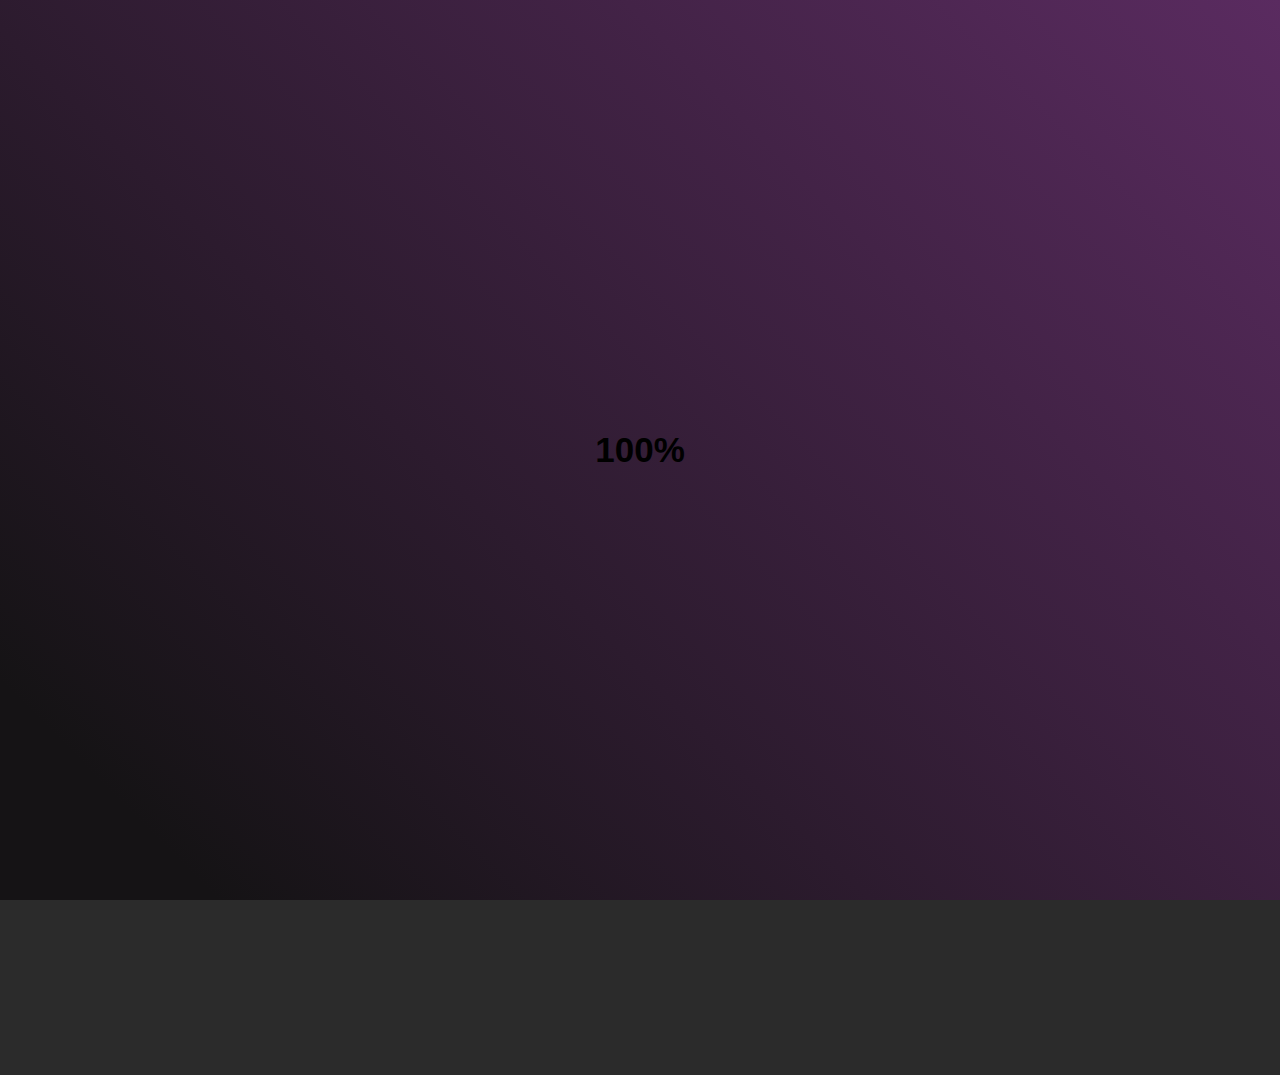
<file: marketplace/form.html>
<!DOCTYPE html>
<html lang="en">

<head>
	<title>Form</title>
	<meta charset="UTF-8">
	<meta name="format-detection" content="telephone=no">
	<!-- <style>body{opacity: 0;}</style> -->
	<link rel="stylesheet" href="css/style.min.css?_v=20230212144858">
	<link rel="shortcut icon" href="favicon.ico">
	<!-- <meta name="robots" content="noindex, nofollow"> -->
	<meta name="viewport" content="width=device-width, initial-scale=1.0">
	<!-- Стили для прелоадера -->
	<style class="preloader-style">
		.preloader {
			pointer-events: none;
			z-index: 1000;
			position: fixed;
			width: 100vw;
			height: 100vh;
			top: 0;
			left: 0;
			display: flex;
			justify-content: center;
			align-items: center;
			background: linear-gradient(45deg, rgb(21, 19, 21) 10%, rgb(90, 43, 96) 100%);
		}

		.preloader * {
			box-sizing: border-box;
		}

		.preloader__body {
			padding: 0.93rem;
			display: flex;
			flex-direction: column;
			position: relative;
			width: 280px;
			height: 280px;
		}

		.preloader__one,
		.preloader__two {
			position: absolute;
			width: 175px;
			height: 175px;
			border-radius: 50%;
			top: 0;
			right: 0;
			bottom: 0;
			left: 0;
			margin: auto;
		}

		.preloader__one {
			animation: spin1 2.3s infinite linear;
		}

		.preloader__two {
			/* transform: rotate(45deg); */
			animation: spin2 2.3s infinite linear;
		}

		.preloader__one_one,
		.preloader__two_five {
			border-top: 5px solid transparent;
		}

		.preloader__one_two,
		.preloader__two_six {
			border-right: 5px solid transparent;
		}

		.preloader__one_three,
		.preloader__two_seven {
			border-bottom: 5px solid transparent;
		}

		.preloader__one_four,
		.preloader__two_eight {
			border-left: 5px solid transparent;
		}

		.preloader__one_one {
			top: -100px;
		}

		.preloader__one_two {
			right: -100px;
		}

		.preloader__one_three {
			bottom: -100px;
		}

		.preloader__one_four {
			left: -100px;
		}

		.preloader__two_five {
			right: -100px;
			bottom: 100px;
		}

		.preloader__two_six {
			left: 100px;
			top: 100px;
		}

		.preloader__two_seven {
			left: 100px;
			top: 100px;
		}

		.preloader__two_eight {
			right: 100px;
			top: 100px;
		}

		@keyframes spin1 {
			from {
				transform: rotate(0deg);
			}

			to {
				transform: rotate(360deg);
			}

			0% {
				border-color: #968fa4;
			}

			50% {
				border-color: #927aaa1d;
			}

			100% {
				border-color: #817892;
			}
		}

		@keyframes spin2 {
			from {
				transform: rotate(360deg);
			}

			to {
				transform: rotate(0deg);
			}

			0% {
				border-color: #321d5e;
			}

			50% {
				border-color: #927aaa1d;
			}

			100% {
				border-color: #442f6f;
			}
		}

		.preloader__counter {
			font-size: 35px;
			position: absolute;
			font-weight: 900;
			top: 50%;
			left: 50%;
			transform: translate(-50%, -50%);
			color: rgb(0, 0, 0);
			z-index: 2222222;
			font-family: sans-serif;
		}

		.preloader__line span {
			position: absolute;
			bottom: 0;
			left: 0;
			height: 3px;
			background-color: rgba(67, 9, 85, 0.516);
			border-radius: 25px;
			transition: width 0.3s ease 0s;
		}


		.lock body {
			overflow: hidden;
			touch-action: none;
			overscroll-behavior: none;
		}

		.wrapper {
			opacity: 0;
			visibility: hidden;
		}

		.loading .preloader {
			opacity: 1;
			visibility: visible;
		}

		.loaded .preloader {
			opacity: 0;
			visibility: hidden;
			transition: all 0.5s ease 0s;
		}

		.loaded .wrapper {
			transition: opacity 0.5s ease 0s;
			opacity: 1;
			visibility: visible;
		}
	</style>
	<!-- Скрипт прелоадера -->
	<script id="preloader">
		(function() {
			const preloaderContainer = document.querySelector('#preloader');
			let preloader, preloaderBody, showPecentLoad, showLineLoad;
			const htmlDocument = document.documentElement;
			const settings = {
				// Задержка перед удалением прелоадера из html после окончания загрузки
				delayRemovePreloader: 500,
				// Функціонал відсоткового відображення завантаження
				counter: true,
				// Функционал процентного отображения загрузки
				line: false,
				// Функционал кастомного отображения разных элементов (можно редактировать) – для включения перевести init в позицию true.
				custom: {
					init: true,
					// Элементы, которые нужно добавлять в preloader__body
					body: `
							<div class="preloader__one preloader__one_one"></div>
							<div class="preloader__one preloader__one_two"></div>
							<div class="preloader__one preloader__one_three"></div>
							<div class="preloader__one preloader__one_four"></div>
							<div class="preloader__two preloader__two_five"></div>
							<div class="preloader__two preloader__two_six"></div>
							<div class="preloader__two preloader__two_seven"></div>
							<div class="preloader__two preloader__two_eight"></div>
							`
				},
			};
			const checkBodyinterval = setInterval(() => {
				if (document.body) {
					clearInterval(checkBodyinterval);
					const preloaderTemplate = `
								<div class="preloader">
									<div class="preloader__body">
										${settings.custom.init ? settings.custom.body : ''}
										${settings.counter ? '<div class="preloader__counter">0%</div>' : ''}
										${settings.line ? '<div class="preloader__line"><span></span></div>' : ''}
									</div>
								</div>
							`;
					htmlDocument.insertAdjacentHTML("beforeend", preloaderTemplate);
					preloader = document.querySelector('.preloader');
					preloaderBody = preloader.querySelector('.preloader__body');
					showPecentLoad = document.querySelector('.preloader__counter');
					showLineLoad = document.querySelector('.preloader__line span');
				}
			}, 10);
			const checkScriptsInterval = setInterval(() => {
				const mainScriptsTag = document.querySelector('[data-main-script]');
				if (mainScriptsTag) {
					clearInterval(checkScriptsInterval);
					let preloaderImages = document.querySelectorAll('img');
					const preloaderStyle = document.querySelector('.preloader-style');
					if (preloaderImages.length) {
						const intervalDelayCuonter = 4 * preloaderImages.length < 40 ? 4 * preloaderImages.length : 40;
						let imagesLoadedCount = counter = progress = 0;
						htmlDocument.classList.add('loading');
						htmlDocument.classList.add('lock');
						window.addEventListener("load", () => htmlDocument.classList.add('download-done'));
						preloaderImages.forEach(preloaderImage => {
							const imgClone = document.createElement('img');
							if (imgClone) {
								imgClone.onload = imageLoaded;
								imgClone.onerror = imageLoaded;
								preloaderImage.dataset.src ? imgClone.src = preloaderImage.dataset.src : imgClone.src = preloaderImage.src;
							}
						});

						function setValueProgress(progress) {
							showPecentLoad ? showPecentLoad.innerText = `${progress}%` : null;
							showLineLoad ? showLineLoad.style.width = `${progress}%` : null;
						}
						showPecentLoad ? setValueProgress(progress) : null;

						function imageLoaded() {
							imagesLoadedCount++;
							progress = Math.round((100 / preloaderImages.length) * imagesLoadedCount);
							const intervalId = setInterval(() => {
								counter >= progress ? clearInterval(intervalId) : setValueProgress(++counter);
								counter >= 100 ? addLoadedClass() : null;
							}, intervalDelayCuonter);
						}

						function addLoadedClass() {
							if (this.isRun == true) return;
							this.isRun = true;

							let timer = setInterval(() => {
								if (htmlDocument.closest('.download-done')) {
									htmlDocument.classList.remove('lock');
									htmlDocument.classList.remove('loading');
									setTimeout(() => {
										htmlDocument.classList.remove('download-done');
										htmlDocument.classList.add('loaded');
									}, settings.delayRemovePreloader >= 500 ? settings.delayRemovePreloader - 500 : 0);
									const intervalRemovePreloader = setInterval(() => {
										preloader.remove();
										if (preloaderStyle) {
											preloaderStyle.remove();
										}
										clearInterval(intervalRemovePreloader);
										clearInterval(timer);
										preloaderContainer.remove();
										mainScriptsTag.removeAttribute('data-main-script');
									}, settings.delayRemovePreloader);
								} else {
									return;
								}
							}, 300);
						}
					} else {
						if (preloaderStyle) {
							preloaderStyle.remove();
						}
						preloaderContainer.remove();
					}
				}
			}, 10);
		})();
	</script>
</head>

<body data-custom-cursor="">
	<div class="wrapper">
		<header class="header">
			<div class="header__inner">
				<div class="header__body">
					<a href="index.html" class="header__logo">
						<img src="img/icons/logo.svg" alt="logo">
					</a>
					<div class="header__menu menu">
						<nav class="menu__body">
							<ul class="menu__list">
								<li class="menu__item"><a href="index.html" class="menu__link">Marketplace</a></li>
								<li class="menu__item"><a href="rankings.html" class="menu__link">Rankings</a></li>
								<li class="menu__item"><a href="connect.html" class="menu__link">Connect a wallet</a></li>
							</ul>
						</nav>
					</div>
					<a data-da=".menu__list,840" href="form.html" class="header__btn _icon-user">Sign Up</a>
					<button type="button" class="header__icon icon-menu"><span></span></button>
				</div>
			</div>
		</header>

		<main class="page">
			<section class="page__create create">
				<div class="create__wrapper">
					<div class="create__inner">
						<div class="create__img-ibg">
							<picture><source srcset="img/form-account.webp" type="image/webp"><img src="img/form-account.png" alt="form"></picture>
						</div>
						<div class="create__body">
							<h4 data-watch data-watch-threshold="0.3" data-watch-once class="create__title title">Create account</h4>
							<div data-watch data-watch-threshold="0.3" data-watch-once class="create__subtitle subtitle">Welcome! enter your details and start creating, collecting and selling NFTs.</div>
							<form action="#" class="create__form">
								<div class="create__items">
									<div class="create__user">
										<input required autocomplete="off" type="text" placeholder="Username" class="_icon-user">
									</div>
									<div class="create__email">
										<input required autocomplete="off" type="email" placeholder="Email Address" class="_icon-envelope">
									</div>
									<div class="create__password">
										<input required autocomplete="off" type="password" placeholder="Password" class="_icon-key">
									</div>
									<div class="create__config">
										<input required autocomplete="off" type="password" placeholder="Confirm Password" class="_icon-key">
									</div>
								</div>
								<div class="create__btn">
									<button type="submit">Create account</button>
								</div>
							</form>
						</div>
					</div>
				</div>
			</section>
		</main>
		<footer class="footer">
			<div class="footer__container">
				<div class="footer__body">
					<div class="footer__column column-community">
						<a href="" class="column-community__logo">
							<img src="img/icons/logo.svg" alt="logo">
						</a>
						<div class="column-community__text">
							<p>NFT marketplace UI created with Anima for Figma.</p>
							<p>Join our community</p>
						</div>
						<div class="column-community__social">
							<a href="" class="column-community__link">
								<img src="img/icons/discord.svg" alt="">
							</a>
							<a href="" class="column-community__link">
								<img src="img/icons/youtube.svg" alt="">
							</a>
							<a href="" class="column-community__link">
								<img src="img/icons/twitter.svg" alt="">
							</a>
							<a href="" class="column-community__link">
								<img src="img/icons/instagram.svg" alt="">
							</a>
						</div>
					</div>
					<div class="footer__column column-explore">
						<h4 class="column-explore__title">Explore</h4>
						<div class="column-explore__body">
							<a href="" class="column-explore__link">Marketplace</a>
							<a href="" class="column-explore__link">Rankings</a>
							<a href="" class="column-explore__link">Connect a wallet</a>
						</div>
					</div>
					<div class="footer__column column-join">
						<h4 class="column-join__title">Join our weekly digest</h4>
						<div class="column-join__text">
							<p>Get exclusive promotions & updates straight to your inbox.</p>
						</div>
						<form action="#" class="footer__column footer-form">
							<div class="footer-form__input">
								<input required autocomplete="off" type="email" placeholder="Enter your email here">
							</div>
							<div class="footer-form__btn">
								<button type="submit" class="_icon-envelope">Subscribe</button>
							</div>
						</form>
					</div>
				</div>
				<div class="footer__copy">
					<p>Ⓒ NFT Market. Use this template freely.</p>
				</div>
			</div>
		</footer>
	</div>
	<script data-main-script src="js/app.min.js?_v=20230212144858"></script>
</body>

</html>
</file>
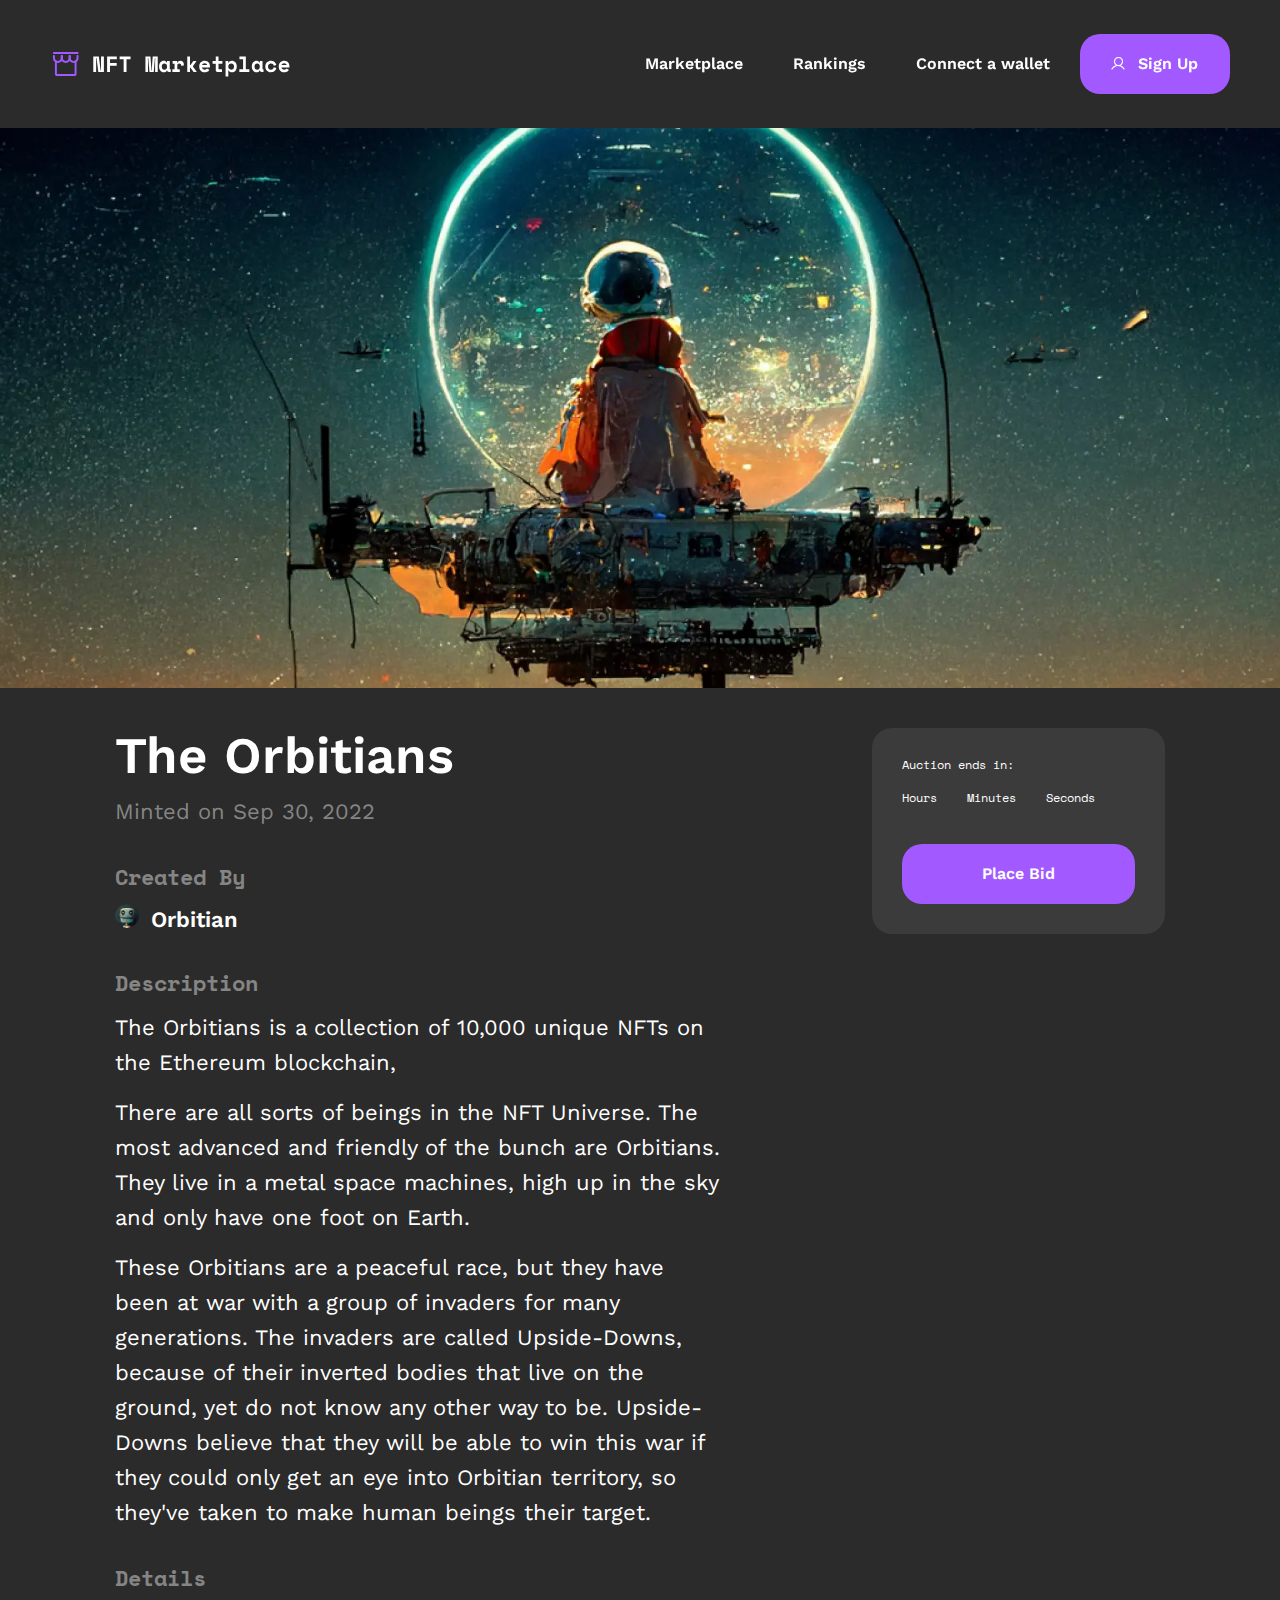
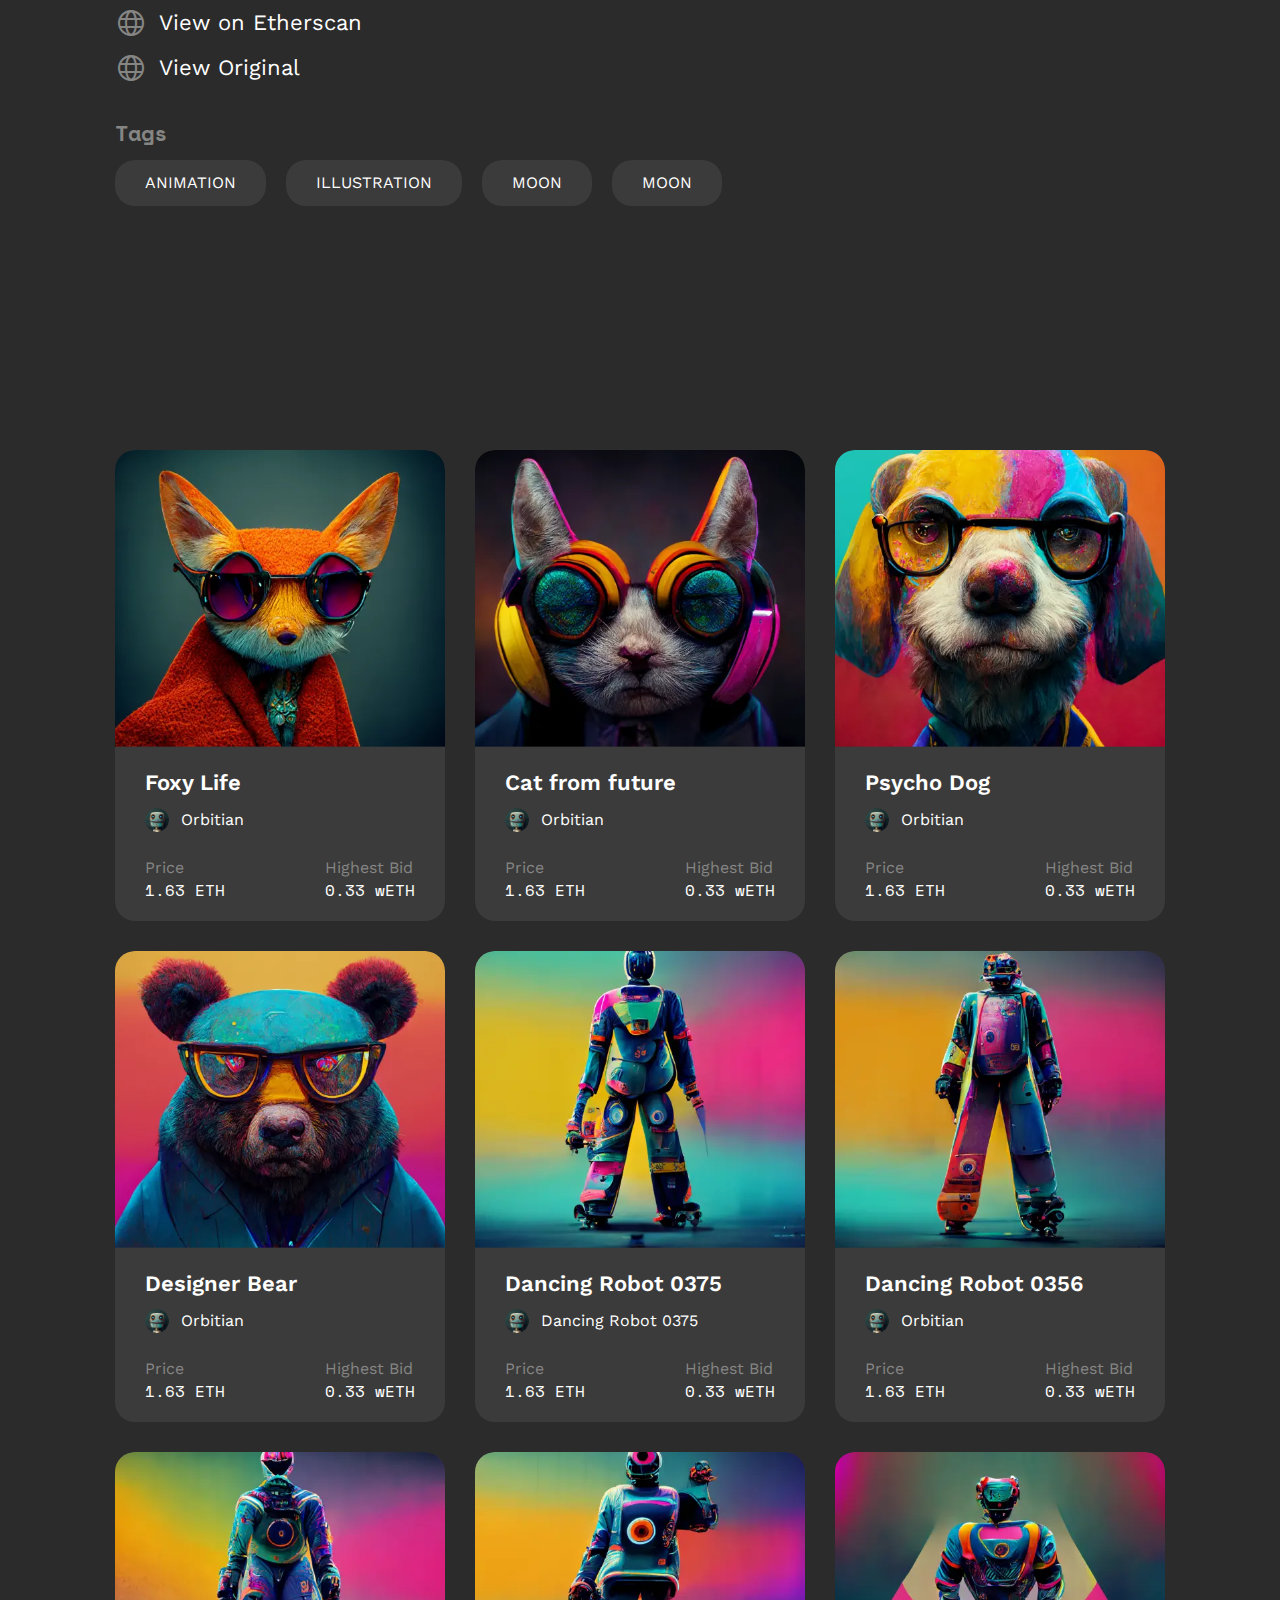
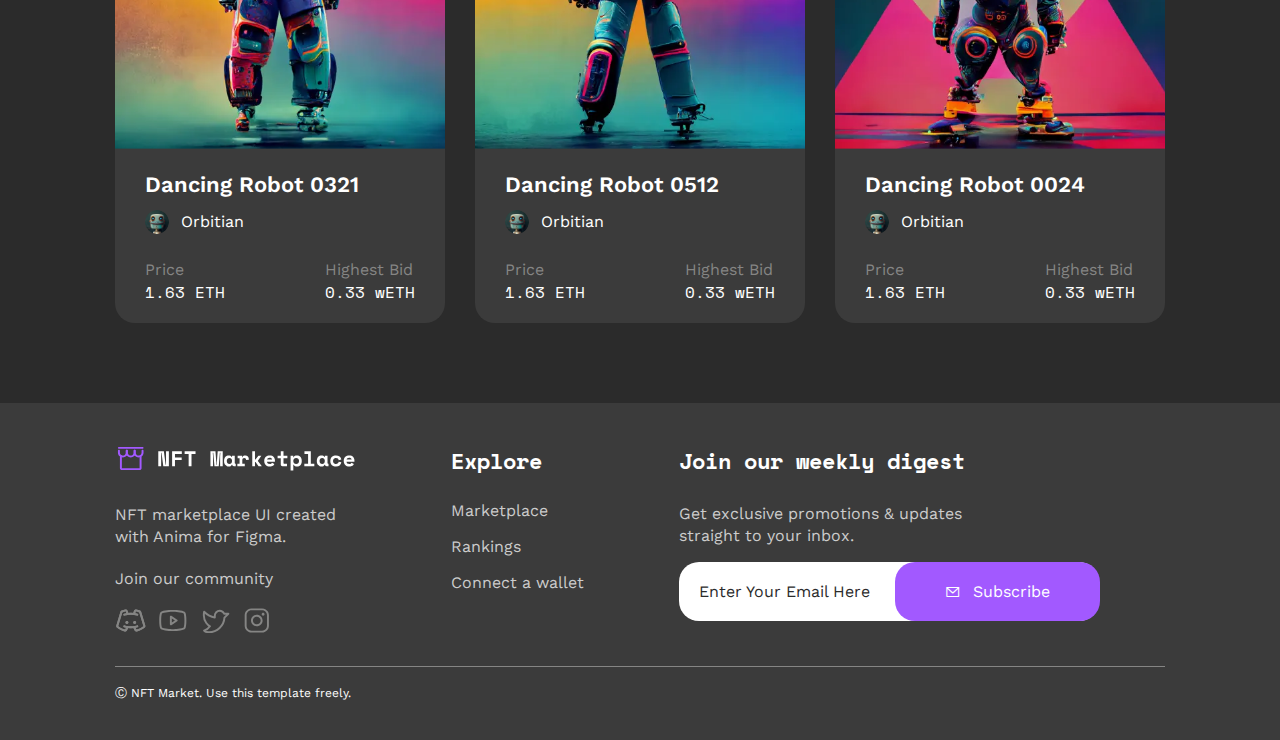
<file: marketplace/orbitians.html>
<!DOCTYPE html>
<html lang="en">

<head>
	<title>Orbitians</title>
	<meta charset="UTF-8">
	<meta name="format-detection" content="telephone=no">
	<!-- <style>body{opacity: 0;}</style> -->
	<link rel="stylesheet" href="css/style.min.css?_v=20230212144858">
	<link rel="shortcut icon" href="favicon.ico">
	<!-- <meta name="robots" content="noindex, nofollow"> -->
	<meta name="viewport" content="width=device-width, initial-scale=1.0">
	<!-- Стили для прелоадера -->
	<style class="preloader-style">
		.preloader {
			pointer-events: none;
			z-index: 1000;
			position: fixed;
			width: 100vw;
			height: 100vh;
			top: 0;
			left: 0;
			display: flex;
			justify-content: center;
			align-items: center;
			background: linear-gradient(45deg, rgb(21, 19, 21) 10%, rgb(90, 43, 96) 100%);
		}

		.preloader * {
			box-sizing: border-box;
		}

		.preloader__body {
			padding: 0.93rem;
			display: flex;
			flex-direction: column;
			position: relative;
			width: 280px;
			height: 280px;
		}

		.preloader__one,
		.preloader__two {
			position: absolute;
			width: 175px;
			height: 175px;
			border-radius: 50%;
			top: 0;
			right: 0;
			bottom: 0;
			left: 0;
			margin: auto;
		}

		.preloader__one {
			animation: spin1 2.3s infinite linear;
		}

		.preloader__two {
			/* transform: rotate(45deg); */
			animation: spin2 2.3s infinite linear;
		}

		.preloader__one_one,
		.preloader__two_five {
			border-top: 5px solid transparent;
		}

		.preloader__one_two,
		.preloader__two_six {
			border-right: 5px solid transparent;
		}

		.preloader__one_three,
		.preloader__two_seven {
			border-bottom: 5px solid transparent;
		}

		.preloader__one_four,
		.preloader__two_eight {
			border-left: 5px solid transparent;
		}

		.preloader__one_one {
			top: -100px;
		}

		.preloader__one_two {
			right: -100px;
		}

		.preloader__one_three {
			bottom: -100px;
		}

		.preloader__one_four {
			left: -100px;
		}

		.preloader__two_five {
			right: -100px;
			bottom: 100px;
		}

		.preloader__two_six {
			left: 100px;
			top: 100px;
		}

		.preloader__two_seven {
			left: 100px;
			top: 100px;
		}

		.preloader__two_eight {
			right: 100px;
			top: 100px;
		}

		@keyframes spin1 {
			from {
				transform: rotate(0deg);
			}

			to {
				transform: rotate(360deg);
			}

			0% {
				border-color: #968fa4;
			}

			50% {
				border-color: #927aaa1d;
			}

			100% {
				border-color: #817892;
			}
		}

		@keyframes spin2 {
			from {
				transform: rotate(360deg);
			}

			to {
				transform: rotate(0deg);
			}

			0% {
				border-color: #321d5e;
			}

			50% {
				border-color: #927aaa1d;
			}

			100% {
				border-color: #442f6f;
			}
		}

		.preloader__counter {
			font-size: 35px;
			position: absolute;
			font-weight: 900;
			top: 50%;
			left: 50%;
			transform: translate(-50%, -50%);
			color: rgb(0, 0, 0);
			z-index: 2222222;
			font-family: sans-serif;
		}

		.preloader__line span {
			position: absolute;
			bottom: 0;
			left: 0;
			height: 3px;
			background-color: rgba(67, 9, 85, 0.516);
			border-radius: 25px;
			transition: width 0.3s ease 0s;
		}


		.lock body {
			overflow: hidden;
			touch-action: none;
			overscroll-behavior: none;
		}

		.wrapper {
			opacity: 0;
			visibility: hidden;
		}

		.loading .preloader {
			opacity: 1;
			visibility: visible;
		}

		.loaded .preloader {
			opacity: 0;
			visibility: hidden;
			transition: all 0.5s ease 0s;
		}

		.loaded .wrapper {
			transition: opacity 0.5s ease 0s;
			opacity: 1;
			visibility: visible;
		}
	</style>
	<!-- Скрипт прелоадера -->
	<script id="preloader">
		(function() {
			const preloaderContainer = document.querySelector('#preloader');
			let preloader, preloaderBody, showPecentLoad, showLineLoad;
			const htmlDocument = document.documentElement;
			const settings = {
				// Задержка перед удалением прелоадера из html после окончания загрузки
				delayRemovePreloader: 500,
				// Функціонал відсоткового відображення завантаження
				counter: true,
				// Функционал процентного отображения загрузки
				line: false,
				// Функционал кастомного отображения разных элементов (можно редактировать) – для включения перевести init в позицию true.
				custom: {
					init: true,
					// Элементы, которые нужно добавлять в preloader__body
					body: `
							<div class="preloader__one preloader__one_one"></div>
							<div class="preloader__one preloader__one_two"></div>
							<div class="preloader__one preloader__one_three"></div>
							<div class="preloader__one preloader__one_four"></div>
							<div class="preloader__two preloader__two_five"></div>
							<div class="preloader__two preloader__two_six"></div>
							<div class="preloader__two preloader__two_seven"></div>
							<div class="preloader__two preloader__two_eight"></div>
							`
				},
			};
			const checkBodyinterval = setInterval(() => {
				if (document.body) {
					clearInterval(checkBodyinterval);
					const preloaderTemplate = `
								<div class="preloader">
									<div class="preloader__body">
										${settings.custom.init ? settings.custom.body : ''}
										${settings.counter ? '<div class="preloader__counter">0%</div>' : ''}
										${settings.line ? '<div class="preloader__line"><span></span></div>' : ''}
									</div>
								</div>
							`;
					htmlDocument.insertAdjacentHTML("beforeend", preloaderTemplate);
					preloader = document.querySelector('.preloader');
					preloaderBody = preloader.querySelector('.preloader__body');
					showPecentLoad = document.querySelector('.preloader__counter');
					showLineLoad = document.querySelector('.preloader__line span');
				}
			}, 10);
			const checkScriptsInterval = setInterval(() => {
				const mainScriptsTag = document.querySelector('[data-main-script]');
				if (mainScriptsTag) {
					clearInterval(checkScriptsInterval);
					let preloaderImages = document.querySelectorAll('img');
					const preloaderStyle = document.querySelector('.preloader-style');
					if (preloaderImages.length) {
						const intervalDelayCuonter = 4 * preloaderImages.length < 40 ? 4 * preloaderImages.length : 40;
						let imagesLoadedCount = counter = progress = 0;
						htmlDocument.classList.add('loading');
						htmlDocument.classList.add('lock');
						window.addEventListener("load", () => htmlDocument.classList.add('download-done'));
						preloaderImages.forEach(preloaderImage => {
							const imgClone = document.createElement('img');
							if (imgClone) {
								imgClone.onload = imageLoaded;
								imgClone.onerror = imageLoaded;
								preloaderImage.dataset.src ? imgClone.src = preloaderImage.dataset.src : imgClone.src = preloaderImage.src;
							}
						});

						function setValueProgress(progress) {
							showPecentLoad ? showPecentLoad.innerText = `${progress}%` : null;
							showLineLoad ? showLineLoad.style.width = `${progress}%` : null;
						}
						showPecentLoad ? setValueProgress(progress) : null;

						function imageLoaded() {
							imagesLoadedCount++;
							progress = Math.round((100 / preloaderImages.length) * imagesLoadedCount);
							const intervalId = setInterval(() => {
								counter >= progress ? clearInterval(intervalId) : setValueProgress(++counter);
								counter >= 100 ? addLoadedClass() : null;
							}, intervalDelayCuonter);
						}

						function addLoadedClass() {
							if (this.isRun == true) return;
							this.isRun = true;

							let timer = setInterval(() => {
								if (htmlDocument.closest('.download-done')) {
									htmlDocument.classList.remove('lock');
									htmlDocument.classList.remove('loading');
									setTimeout(() => {
										htmlDocument.classList.remove('download-done');
										htmlDocument.classList.add('loaded');
									}, settings.delayRemovePreloader >= 500 ? settings.delayRemovePreloader - 500 : 0);
									const intervalRemovePreloader = setInterval(() => {
										preloader.remove();
										if (preloaderStyle) {
											preloaderStyle.remove();
										}
										clearInterval(intervalRemovePreloader);
										clearInterval(timer);
										preloaderContainer.remove();
										mainScriptsTag.removeAttribute('data-main-script');
									}, settings.delayRemovePreloader);
								} else {
									return;
								}
							}, 300);
						}
					} else {
						if (preloaderStyle) {
							preloaderStyle.remove();
						}
						preloaderContainer.remove();
					}
				}
			}, 10);
		})();
	</script>
</head>

<body data-custom-cursor="">
	<div class="wrapper">
		<header class="header">
			<div class="header__inner">
				<div class="header__body">
					<a href="index.html" class="header__logo">
						<img src="img/icons/logo.svg" alt="logo">
					</a>
					<div class="header__menu menu">
						<nav class="menu__body">
							<ul class="menu__list">
								<li class="menu__item"><a href="index.html" class="menu__link">Marketplace</a></li>
								<li class="menu__item"><a href="rankings.html" class="menu__link">Rankings</a></li>
								<li class="menu__item"><a href="connect.html" class="menu__link">Connect a wallet</a></li>
							</ul>
						</nav>
					</div>
					<a data-da=".menu__list,840" href="form.html" class="header__btn _icon-user">Sign Up</a>
					<button type="button" class="header__icon icon-menu"><span></span></button>
				</div>
			</div>
		</header>

		<main class="page">
			<div class="page__background background">
				<div class="background__img-ibg">
					<picture><source srcset="img/bgorbitians.webp" type="image/webp"><img src="img/bgorbitians.jpg" alt="background"></picture>
				</div>
			</div>
			<section class="page__orbitians orbitians">
				<div class="orbitians__container">
					<div class="orbitians__inner">
						<div class="orbitians__column orbitians__column--1">
							<div class="orbitians__row row-title">
								<h1 class="row-title__title">The Orbitians</h1>
								<div class="row-title__subtitle">Minted on Sep 30, 2022</div>
							</div>
							<div class="orbitians__row row-avatar">
								<div class="row-avatar__name">Created By</div>
								<a href="#" class="row-avatar__logo">
									<picture><source srcset="img/avatar/9.webp" type="image/webp"><img src="img/avatar/9.png" alt="imadges"></picture> Orbitian
								</a>
							</div>
							<div class="orbitians__row row-text">
								<h4 class="row-text__title">Description</h4>
								<div class="row-text__body">
									<p>The Orbitians
										is a collection of 10,000 unique NFTs on the Ethereum blockchain,</p>
									<p>There are all sorts of beings in the NFT Universe. The most advanced and friendly of the bunch are Orbitians. They live in a metal space machines, high up in the sky and only have one foot on Earth.</p>
									<p>These Orbitians are a peaceful race, but they have been at war with a group of invaders for many generations. The invaders are called Upside-Downs, because of their inverted bodies that live on the ground, yet do not know any other way to be. Upside-Downs believe that they will be able to win this war if they could only get an eye into Orbitian territory, so they've taken to make human beings their target.</p>
								</div>
							</div>
							<div class="orbitians__row row-details">
								<h4 class="row-details__title">Details</h4>
								<div class="row-details__body">
									<a href="" class="row-details__link _icon-globe">View on Etherscan</a>
									<a href="" class="row-details__link _icon-globe">View Original</a>
								</div>
							</div>
							<div class="orbitians__row row-tags">
								<h4 class="row-tags__title">Tags</h4>
								<div class="row-tags__body">
									<a href="" class="row-tags__link">Animation</a>
									<a href="" class="row-tags__link">illustration</a>
									<a href="" class="row-tags__link">moon</a>
									<a href="" class="row-tags__link">moon</a>
								</div>
							</div>
						</div>
						<div data-da=".row-title,700" class="orbitians__column orbitians__column--2 clock">
							<div class="clock__body">
								<div class="clock__text">Auction ends in:</div>
								<div class="clock__num" id="clock"></div>
								<div class="clock__column">
									<div class="clock__hourse">Hours</div>
									<div class="clock__minutes">Minutes</div>
									<div class="clock__seconds">Seconds</div>
								</div>
								<div class="clock__btn">
									<a href="" class="clock__link">Place Bid</a>
								</div>
							</div>
						</div>
					</div>
				</div>
			</section>
			<section class="page__artist artist">
				<div class="artist__container">
					<div data-watch data-watch-threshold="0.3" class="artist__header header-block">
						<div class="header-block__text">
							<h2 data-watch data-watch-threshold="0.3" class="header-block__title title">More from this artist</h2>
						</div>
						<div data-da=".artist__cards,700" class="header-block__btn">
							<a href="created.html" class="header-block__link _icon-arrowright">Go To Artist Page</a>
						</div>
					</div>
					<div class="artist__cards all-card">
						<div class="all-card__body">
							<div class="all-card__inner item-all">
								<div class="item-all__cards item-all__cards--background-color">
									<div class="item-all__img-ibg">
										<picture><source srcset="img/all-card/19.webp" type="image/webp"><img src="img/all-card/19.png" alt="more"></picture>
									</div>
									<div class="item-all__inner">
										<div class="item-all__name avatar-discover">
											<div class="avatar-discover__text">
												<p>Foxy Life</p>
											</div>
											<div class="avatar-discover__ava">
												<a href="#" class="avatar-discover__logo">
													<picture><source srcset="img/avatar/9.webp" type="image/webp"><img src="img/avatar/9.png" alt="imadges-discover"></picture>
												</a>
												<div class="avatar-discover__name">Orbitian</div>
											</div>
										</div>
										<div class="item-all__total total">
											<div class="total__body">
												<div class="total__sale">Price</div>
												<div class="total__num">1.63 ETH</div>
											</div>
											<div class="total__body">
												<div class="total__sale">Highest Bid</div>
												<div class="total__num">0.33 wETH</div>
											</div>
										</div>
									</div>
								</div>
								<div class="item-all__cards item-all__cards--background-color">
									<div class="item-all__img-ibg">
										<picture><source srcset="img/all-card/20.webp" type="image/webp"><img src="img/all-card/20.png" alt="more"></picture>
									</div>
									<div class="item-all__inner">
										<div class="item-all__name avatar-discover">
											<div class="avatar-discover__text">
												<p>Cat from future</p>
											</div>
											<div class="avatar-discover__ava">
												<a href="#" class="avatar-discover__logo">
													<picture><source srcset="img/avatar/9.webp" type="image/webp"><img src="img/avatar/9.png" alt="imadges-discover"></picture>
												</a>
												<div class="avatar-discover__name">Orbitian</div>
											</div>
										</div>
										<div class="item-all__total total">
											<div class="total__body">
												<div class="total__sale">Price</div>
												<div class="total__num">1.63 ETH</div>
											</div>
											<div class="total__body">
												<div class="total__sale">Highest Bid</div>
												<div class="total__num">0.33 wETH</div>
											</div>
										</div>
									</div>
								</div>
								<div class="item-all__cards item-all__cards--2 item-all__cards--background-color">
									<div class="item-all__img-ibg">
										<picture><source srcset="img/all-card/21.webp" type="image/webp"><img src="img/all-card/21.png" alt="more"></picture>
									</div>
									<div class="item-all__inner">
										<div class="item-all__name avatar-discover">
											<div class="avatar-discover__text">
												<p>Psycho Dog</p>
											</div>
											<div class="avatar-discover__ava">
												<a href="#" class="avatar-discover__logo">
													<picture><source srcset="img/avatar/9.webp" type="image/webp"><img src="img/avatar/9.png" alt="imadges-discover"></picture>
												</a>
												<div class="avatar-discover__name">Orbitian</div>
											</div>
										</div>
										<div class="item-all__total total">
											<div class="total__body">
												<div class="total__sale">Price</div>
												<div class="total__num">1.63 ETH</div>
											</div>
											<div class="total__body">
												<div class="total__sale">Highest Bid</div>
												<div class="total__num">0.33 wETH</div>
											</div>
										</div>
									</div>
								</div>
								<div class="item-all__cards item-all__cards--2 item-all__cards--background-color">
									<div class="item-all__img-ibg">
										<picture><source srcset="img/all-card/13.webp" type="image/webp"><img src="img/all-card/13.png" alt="more"></picture>
									</div>
									<div class="item-all__inner">
										<div class="item-all__name avatar-discover">
											<div class="avatar-discover__text">
												<p>Designer Bear</p>
											</div>
											<div class="avatar-discover__ava">
												<a href="#" class="avatar-discover__logo">
													<picture><source srcset="img/avatar/9.webp" type="image/webp"><img src="img/avatar/9.png" alt="imadges-discover"></picture>
												</a>
												<div class="avatar-discover__name">Orbitian</div>
											</div>
										</div>
										<div class="item-all__total total">
											<div class="total__body">
												<div class="total__sale">Price</div>
												<div class="total__num">1.63 ETH</div>
											</div>
											<div class="total__body">
												<div class="total__sale">Highest Bid</div>
												<div class="total__num">0.33 wETH</div>
											</div>
										</div>
									</div>
								</div>
								<div class="item-all__cards item-all__cards--2 item-all__cards--background-color">
									<div class="item-all__img-ibg">
										<picture><source srcset="img/all-card/22.webp" type="image/webp"><img src="img/all-card/22.png" alt="more"></picture>
									</div>
									<div class="item-all__inner">
										<div class="item-all__name avatar-discover">
											<div class="avatar-discover__text">
												<p>Dancing Robot 0375</p>
											</div>
											<div class="avatar-discover__ava">
												<a href="#" class="avatar-discover__logo">
													<picture><source srcset="img/avatar/9.webp" type="image/webp"><img src="img/avatar/9.png" alt="imadges-discover"></picture>
												</a>
												<div class="avatar-discover__name">Dancing Robot 0375</div>
											</div>
										</div>
										<div class="item-all__total total">
											<div class="total__body">
												<div class="total__sale">Price</div>
												<div class="total__num">1.63 ETH</div>
											</div>
											<div class="total__body">
												<div class="total__sale">Highest Bid</div>
												<div class="total__num">0.33 wETH</div>
											</div>
										</div>
									</div>
								</div>
								<div class="item-all__cards item-all__cards--2 item-all__cards--background-color">
									<div class="item-all__img-ibg">
										<picture><source srcset="img/all-card/8.webp" type="image/webp"><img src="img/all-card/8.png" alt="more"></picture>
									</div>
									<div class="item-all__inner">
										<div class="item-all__name avatar-discover">
											<div class="avatar-discover__text">
												<p>Dancing Robot 0356</p>
											</div>
											<div class="avatar-discover__ava">
												<a href="#" class="avatar-discover__logo">
													<picture><source srcset="img/avatar/9.webp" type="image/webp"><img src="img/avatar/9.png" alt="imadges-discover"></picture>
												</a>
												<div class="avatar-discover__name">Orbitian</div>
											</div>
										</div>
										<div class="item-all__total total">
											<div class="total__body">
												<div class="total__sale">Price</div>
												<div class="total__num">1.63 ETH</div>
											</div>
											<div class="total__body">
												<div class="total__sale">Highest Bid</div>
												<div class="total__num">0.33 wETH</div>
											</div>
										</div>
									</div>
								</div>
								<div class="item-all__cards item-all__cards--1 item-all__cards--background-color">
									<div class="item-all__img-ibg">
										<picture><source srcset="img/all-card/23.webp" type="image/webp"><img src="img/all-card/23.png" alt="more"></picture>
									</div>
									<div class="item-all__inner">
										<div class="item-all__name avatar-discover">
											<div class="avatar-discover__text">
												<p>Dancing Robot 0321</p>
											</div>
											<div class="avatar-discover__ava">
												<a href="#" class="avatar-discover__logo">
													<picture><source srcset="img/avatar/9.webp" type="image/webp"><img src="img/avatar/9.png" alt="imadges-discover"></picture>
												</a>
												<div class="avatar-discover__name">Orbitian</div>
											</div>
										</div>
										<div class="item-all__total total">
											<div class="total__body">
												<div class="total__sale">Price</div>
												<div class="total__num">1.63 ETH</div>
											</div>
											<div class="total__body">
												<div class="total__sale">Highest Bid</div>
												<div class="total__num">0.33 wETH</div>
											</div>
										</div>
									</div>
								</div>
								<div class="item-all__cards item-all__cards--1 item-all__cards--background-color">
									<div class="item-all__img-ibg">
										<picture><source srcset="img/all-card/24.webp" type="image/webp"><img src="img/all-card/24.png" alt="more"></picture>
									</div>
									<div class="item-all__inner">
										<div class="item-all__name avatar-discover">
											<div class="avatar-discover__text">
												<p>Dancing Robot 0512</p>
											</div>
											<div class="avatar-discover__ava">
												<a href="#" class="avatar-discover__logo">
													<picture><source srcset="img/avatar/9.webp" type="image/webp"><img src="img/avatar/9.png" alt="imadges-discover"></picture>
												</a>
												<div class="avatar-discover__name">Orbitian</div>
											</div>
										</div>
										<div class="item-all__total total">
											<div class="total__body">
												<div class="total__sale">Price</div>
												<div class="total__num">1.63 ETH</div>
											</div>
											<div class="total__body">
												<div class="total__sale">Highest Bid</div>
												<div class="total__num">0.33 wETH</div>
											</div>
										</div>
									</div>
								</div>
								<div class="item-all__cards item-all__cards--1 item-all__cards--background-color">
									<div class="item-all__img-ibg">
										<picture><source srcset="img/all-card/25.webp" type="image/webp"><img src="img/all-card/25.png" alt="more"></picture>
									</div>
									<div class="item-all__inner">
										<div class="item-all__name avatar-discover">
											<div class="avatar-discover__text">
												<p>Dancing Robot 0024</p>
											</div>
											<div class="avatar-discover__ava">
												<a href="#" class="avatar-discover__logo">
													<picture><source srcset="img/avatar/9.webp" type="image/webp"><img src="img/avatar/9.png" alt="imadges-discover"></picture>
												</a>
												<div class="avatar-discover__name">Orbitian</div>
											</div>
										</div>
										<div class="item-all__total total">
											<div class="total__body">
												<div class="total__sale">Price</div>
												<div class="total__num">1.63 ETH</div>
											</div>
											<div class="total__body">
												<div class="total__sale">Highest Bid</div>
												<div class="total__num">0.33 wETH</div>
											</div>
										</div>
									</div>
								</div>
							</div>
						</div>
					</div>
				</div>
			</section>
		</main>
		<footer class="footer">
			<div class="footer__container">
				<div class="footer__body">
					<div class="footer__column column-community">
						<a href="" class="column-community__logo">
							<img src="img/icons/logo.svg" alt="logo">
						</a>
						<div class="column-community__text">
							<p>NFT marketplace UI created with Anima for Figma.</p>
							<p>Join our community</p>
						</div>
						<div class="column-community__social">
							<a href="" class="column-community__link">
								<img src="img/icons/discord.svg" alt="">
							</a>
							<a href="" class="column-community__link">
								<img src="img/icons/youtube.svg" alt="">
							</a>
							<a href="" class="column-community__link">
								<img src="img/icons/twitter.svg" alt="">
							</a>
							<a href="" class="column-community__link">
								<img src="img/icons/instagram.svg" alt="">
							</a>
						</div>
					</div>
					<div class="footer__column column-explore">
						<h4 class="column-explore__title">Explore</h4>
						<div class="column-explore__body">
							<a href="" class="column-explore__link">Marketplace</a>
							<a href="" class="column-explore__link">Rankings</a>
							<a href="" class="column-explore__link">Connect a wallet</a>
						</div>
					</div>
					<div class="footer__column column-join">
						<h4 class="column-join__title">Join our weekly digest</h4>
						<div class="column-join__text">
							<p>Get exclusive promotions & updates straight to your inbox.</p>
						</div>
						<form action="#" class="footer__column footer-form">
							<div class="footer-form__input">
								<input required autocomplete="off" type="email" placeholder="Enter your email here">
							</div>
							<div class="footer-form__btn">
								<button type="submit" class="_icon-envelope">Subscribe</button>
							</div>
						</form>
					</div>
				</div>
				<div class="footer__copy">
					<p>Ⓒ NFT Market. Use this template freely.</p>
				</div>
			</div>
		</footer>
	</div>
	<script data-main-script src="js/app.min.js?_v=20230212144858"></script>
</body>

</html>
</file>
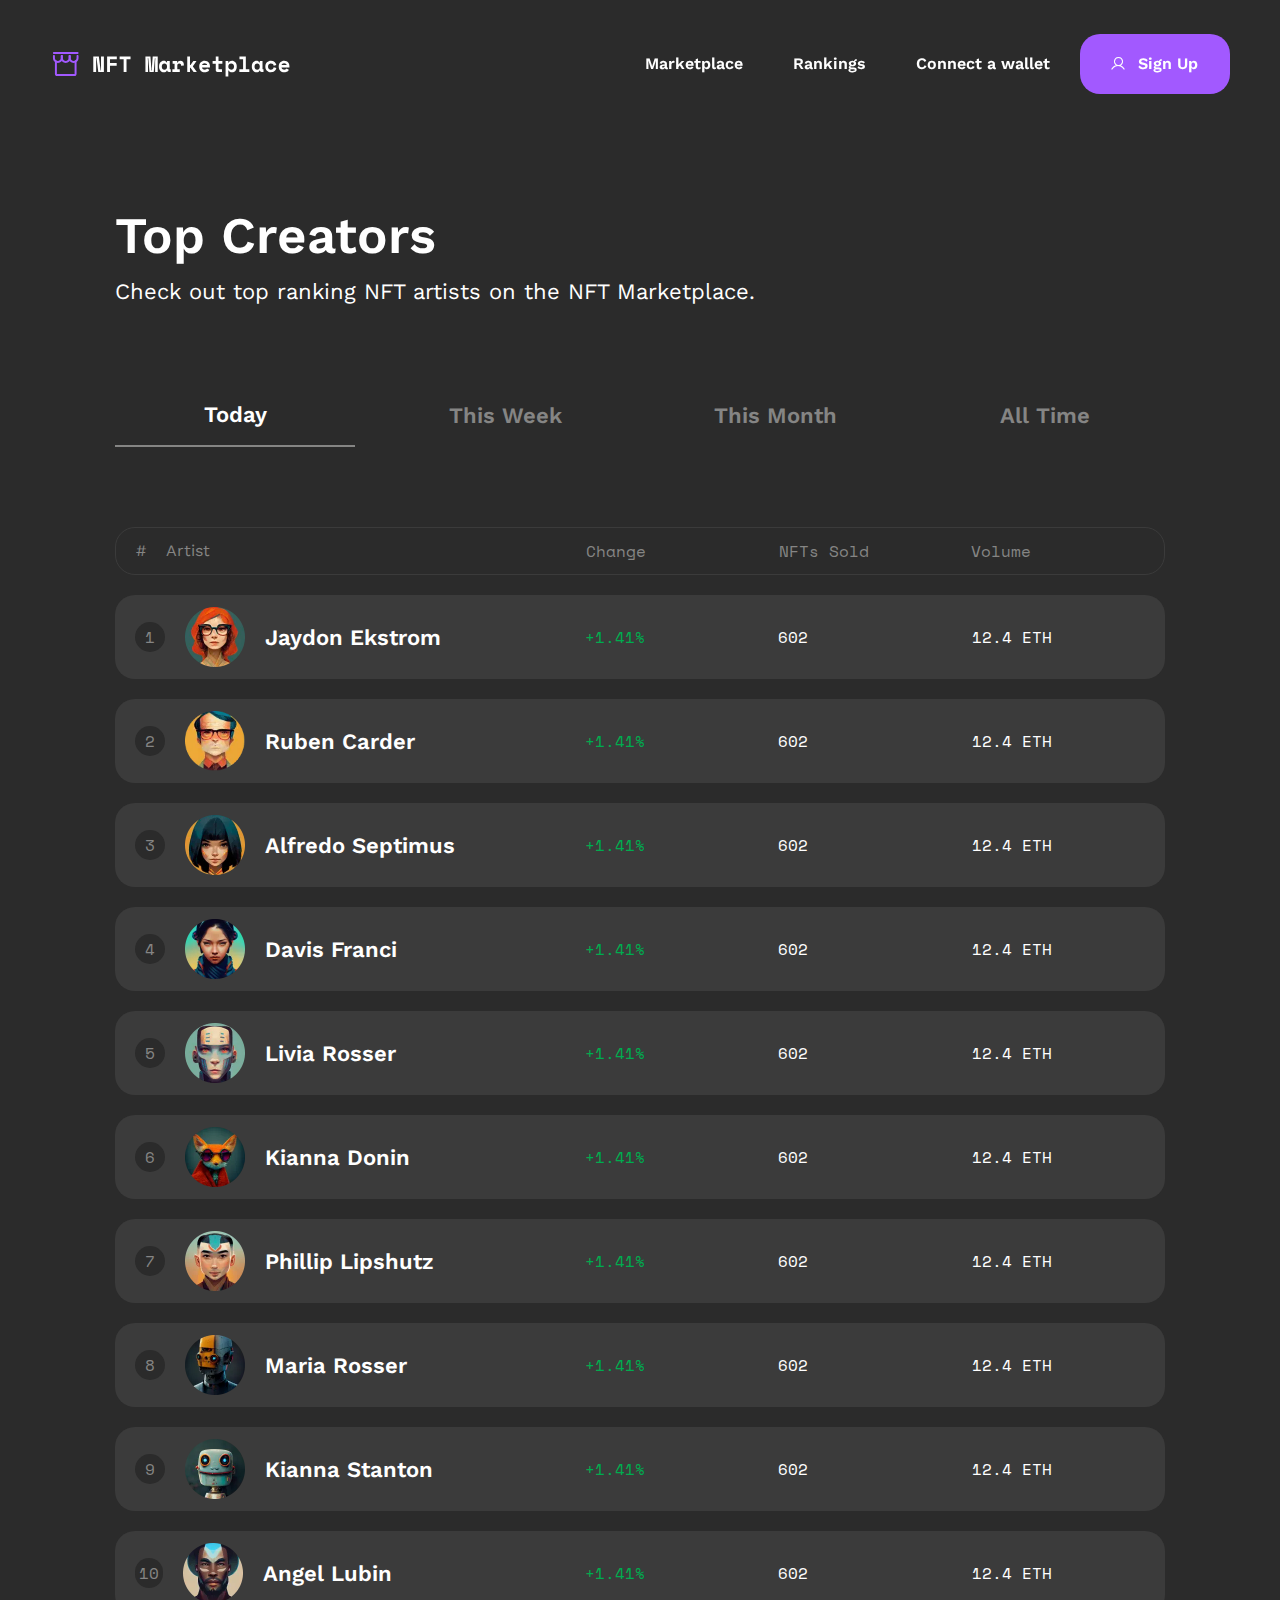
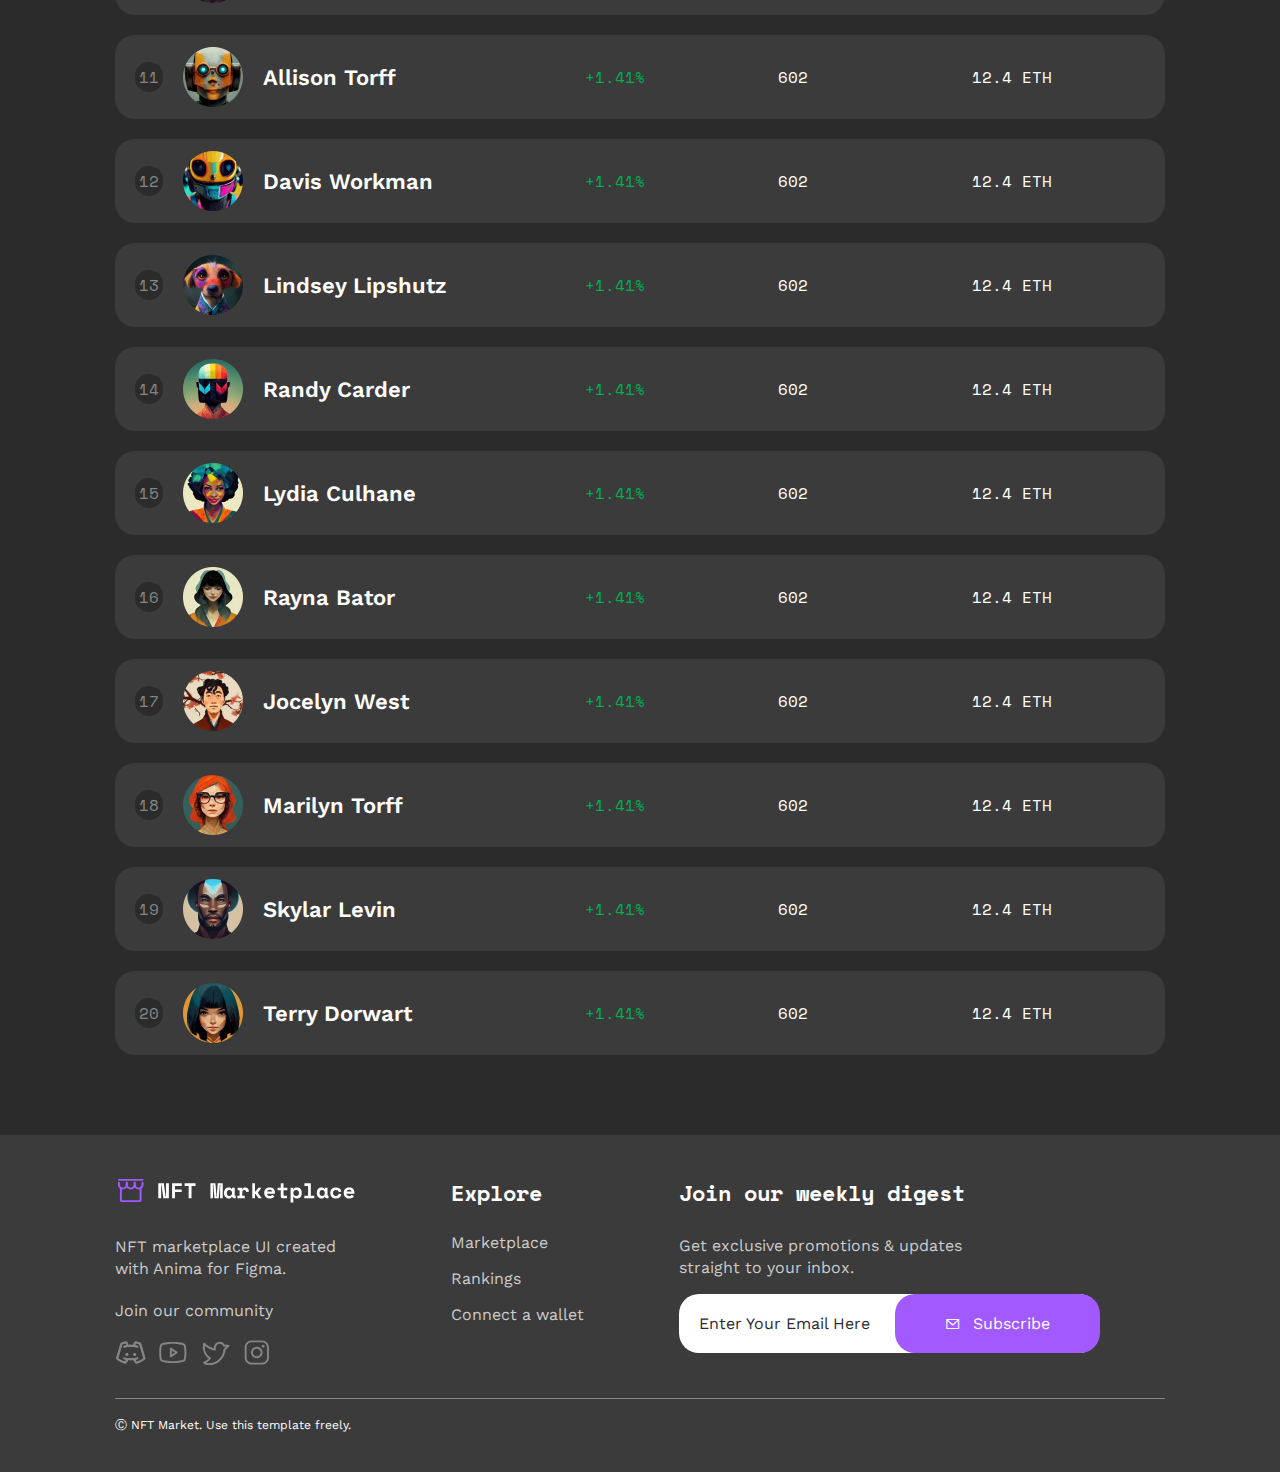
<file: marketplace/rankings.html>
<!DOCTYPE html>
<html lang="en">

<head>
	<title>Rankings</title>
	<meta charset="UTF-8">
	<meta name="format-detection" content="telephone=no">
	<!-- <style>body{opacity: 0;}</style> -->
	<link rel="stylesheet" href="css/style.min.css?_v=20230212144858">
	<link rel="shortcut icon" href="favicon.ico">
	<!-- <meta name="robots" content="noindex, nofollow"> -->
	<meta name="viewport" content="width=device-width, initial-scale=1.0">
	<!-- Стили для прелоадера -->
	<style class="preloader-style">
		.preloader {
			pointer-events: none;
			z-index: 1000;
			position: fixed;
			width: 100vw;
			height: 100vh;
			top: 0;
			left: 0;
			display: flex;
			justify-content: center;
			align-items: center;
			background: linear-gradient(45deg, rgb(21, 19, 21) 10%, rgb(90, 43, 96) 100%);
		}

		.preloader * {
			box-sizing: border-box;
		}

		.preloader__body {
			padding: 0.93rem;
			display: flex;
			flex-direction: column;
			position: relative;
			width: 280px;
			height: 280px;
		}

		.preloader__one,
		.preloader__two {
			position: absolute;
			width: 175px;
			height: 175px;
			border-radius: 50%;
			top: 0;
			right: 0;
			bottom: 0;
			left: 0;
			margin: auto;
		}

		.preloader__one {
			animation: spin1 2.3s infinite linear;
		}

		.preloader__two {
			/* transform: rotate(45deg); */
			animation: spin2 2.3s infinite linear;
		}

		.preloader__one_one,
		.preloader__two_five {
			border-top: 5px solid transparent;
		}

		.preloader__one_two,
		.preloader__two_six {
			border-right: 5px solid transparent;
		}

		.preloader__one_three,
		.preloader__two_seven {
			border-bottom: 5px solid transparent;
		}

		.preloader__one_four,
		.preloader__two_eight {
			border-left: 5px solid transparent;
		}

		.preloader__one_one {
			top: -100px;
		}

		.preloader__one_two {
			right: -100px;
		}

		.preloader__one_three {
			bottom: -100px;
		}

		.preloader__one_four {
			left: -100px;
		}

		.preloader__two_five {
			right: -100px;
			bottom: 100px;
		}

		.preloader__two_six {
			left: 100px;
			top: 100px;
		}

		.preloader__two_seven {
			left: 100px;
			top: 100px;
		}

		.preloader__two_eight {
			right: 100px;
			top: 100px;
		}

		@keyframes spin1 {
			from {
				transform: rotate(0deg);
			}

			to {
				transform: rotate(360deg);
			}

			0% {
				border-color: #968fa4;
			}

			50% {
				border-color: #927aaa1d;
			}

			100% {
				border-color: #817892;
			}
		}

		@keyframes spin2 {
			from {
				transform: rotate(360deg);
			}

			to {
				transform: rotate(0deg);
			}

			0% {
				border-color: #321d5e;
			}

			50% {
				border-color: #927aaa1d;
			}

			100% {
				border-color: #442f6f;
			}
		}

		.preloader__counter {
			font-size: 35px;
			position: absolute;
			font-weight: 900;
			top: 50%;
			left: 50%;
			transform: translate(-50%, -50%);
			color: rgb(0, 0, 0);
			z-index: 2222222;
			font-family: sans-serif;
		}

		.preloader__line span {
			position: absolute;
			bottom: 0;
			left: 0;
			height: 3px;
			background-color: rgba(67, 9, 85, 0.516);
			border-radius: 25px;
			transition: width 0.3s ease 0s;
		}


		.lock body {
			overflow: hidden;
			touch-action: none;
			overscroll-behavior: none;
		}

		.wrapper {
			opacity: 0;
			visibility: hidden;
		}

		.loading .preloader {
			opacity: 1;
			visibility: visible;
		}

		.loaded .preloader {
			opacity: 0;
			visibility: hidden;
			transition: all 0.5s ease 0s;
		}

		.loaded .wrapper {
			transition: opacity 0.5s ease 0s;
			opacity: 1;
			visibility: visible;
		}
	</style>
	<!-- Скрипт прелоадера -->
	<script id="preloader">
		(function() {
			const preloaderContainer = document.querySelector('#preloader');
			let preloader, preloaderBody, showPecentLoad, showLineLoad;
			const htmlDocument = document.documentElement;
			const settings = {
				// Задержка перед удалением прелоадера из html после окончания загрузки
				delayRemovePreloader: 500,
				// Функціонал відсоткового відображення завантаження
				counter: true,
				// Функционал процентного отображения загрузки
				line: false,
				// Функционал кастомного отображения разных элементов (можно редактировать) – для включения перевести init в позицию true.
				custom: {
					init: true,
					// Элементы, которые нужно добавлять в preloader__body
					body: `
							<div class="preloader__one preloader__one_one"></div>
							<div class="preloader__one preloader__one_two"></div>
							<div class="preloader__one preloader__one_three"></div>
							<div class="preloader__one preloader__one_four"></div>
							<div class="preloader__two preloader__two_five"></div>
							<div class="preloader__two preloader__two_six"></div>
							<div class="preloader__two preloader__two_seven"></div>
							<div class="preloader__two preloader__two_eight"></div>
							`
				},
			};
			const checkBodyinterval = setInterval(() => {
				if (document.body) {
					clearInterval(checkBodyinterval);
					const preloaderTemplate = `
								<div class="preloader">
									<div class="preloader__body">
										${settings.custom.init ? settings.custom.body : ''}
										${settings.counter ? '<div class="preloader__counter">0%</div>' : ''}
										${settings.line ? '<div class="preloader__line"><span></span></div>' : ''}
									</div>
								</div>
							`;
					htmlDocument.insertAdjacentHTML("beforeend", preloaderTemplate);
					preloader = document.querySelector('.preloader');
					preloaderBody = preloader.querySelector('.preloader__body');
					showPecentLoad = document.querySelector('.preloader__counter');
					showLineLoad = document.querySelector('.preloader__line span');
				}
			}, 10);
			const checkScriptsInterval = setInterval(() => {
				const mainScriptsTag = document.querySelector('[data-main-script]');
				if (mainScriptsTag) {
					clearInterval(checkScriptsInterval);
					let preloaderImages = document.querySelectorAll('img');
					const preloaderStyle = document.querySelector('.preloader-style');
					if (preloaderImages.length) {
						const intervalDelayCuonter = 4 * preloaderImages.length < 40 ? 4 * preloaderImages.length : 40;
						let imagesLoadedCount = counter = progress = 0;
						htmlDocument.classList.add('loading');
						htmlDocument.classList.add('lock');
						window.addEventListener("load", () => htmlDocument.classList.add('download-done'));
						preloaderImages.forEach(preloaderImage => {
							const imgClone = document.createElement('img');
							if (imgClone) {
								imgClone.onload = imageLoaded;
								imgClone.onerror = imageLoaded;
								preloaderImage.dataset.src ? imgClone.src = preloaderImage.dataset.src : imgClone.src = preloaderImage.src;
							}
						});

						function setValueProgress(progress) {
							showPecentLoad ? showPecentLoad.innerText = `${progress}%` : null;
							showLineLoad ? showLineLoad.style.width = `${progress}%` : null;
						}
						showPecentLoad ? setValueProgress(progress) : null;

						function imageLoaded() {
							imagesLoadedCount++;
							progress = Math.round((100 / preloaderImages.length) * imagesLoadedCount);
							const intervalId = setInterval(() => {
								counter >= progress ? clearInterval(intervalId) : setValueProgress(++counter);
								counter >= 100 ? addLoadedClass() : null;
							}, intervalDelayCuonter);
						}

						function addLoadedClass() {
							if (this.isRun == true) return;
							this.isRun = true;

							let timer = setInterval(() => {
								if (htmlDocument.closest('.download-done')) {
									htmlDocument.classList.remove('lock');
									htmlDocument.classList.remove('loading');
									setTimeout(() => {
										htmlDocument.classList.remove('download-done');
										htmlDocument.classList.add('loaded');
									}, settings.delayRemovePreloader >= 500 ? settings.delayRemovePreloader - 500 : 0);
									const intervalRemovePreloader = setInterval(() => {
										preloader.remove();
										if (preloaderStyle) {
											preloaderStyle.remove();
										}
										clearInterval(intervalRemovePreloader);
										clearInterval(timer);
										preloaderContainer.remove();
										mainScriptsTag.removeAttribute('data-main-script');
									}, settings.delayRemovePreloader);
								} else {
									return;
								}
							}, 300);
						}
					} else {
						if (preloaderStyle) {
							preloaderStyle.remove();
						}
						preloaderContainer.remove();
					}
				}
			}, 10);
		})();
	</script>
</head>

<body data-custom-cursor="">
	<div class="wrapper">
		<header class="header">
			<div class="header__inner">
				<div class="header__body">
					<a href="index.html" class="header__logo">
						<img src="img/icons/logo.svg" alt="logo">
					</a>
					<div class="header__menu menu">
						<nav class="menu__body">
							<ul class="menu__list">
								<li class="menu__item"><a href="index.html" class="menu__link">Marketplace</a></li>
								<li class="menu__item"><a href="rankings.html" class="menu__link">Rankings</a></li>
								<li class="menu__item"><a href="connect.html" class="menu__link">Connect a wallet</a></li>
							</ul>
						</nav>
					</div>
					<a data-da=".menu__list,840" href="form.html" class="header__btn _icon-user">Sign Up</a>
					<button type="button" class="header__icon icon-menu"><span></span></button>
				</div>
			</div>
		</header>

		<main class="page">
			<section class="page__rankings rankings">
				<div class="rankings__container">
					<h1 class="rankings__title">Top Creators</h1>
					<div class="rankings__subtitle">Check out top ranking NFT artists on the NFT Marketplace.</div>
					<div data-tabs class="rankings__tabs tabs">
						<nav data-tabs-titles class="tabs__navigation">
							<button type="button" class="tabs__title _tab-active">Today</button>
							<button type="button" class="tabs__title">This Week</button>
							<button type="button" class="tabs__title">This Month</button>
							<button type="button" class="tabs__title">All Time</button>
						</nav>
						<div data-tabs-body class="tabs__content">
							<div class="tabs__body body-tabs">
								<div class="body-tabs__inner">
									<div class="body-tabs__row row-tabs">
										<div class="row-tabs__name">
											<span class="row-tabs__num"> # </span>
											<span class="row-tabs__artist">Artist</span>
										</div>
										<div class="row-tabs__change">Change</div>
										<div class="row-tabs__sold">NFTs Sold</div>
										<div class="row-tabs__volume">Volume</div>
									</div>
									<a href="" class="body-tabs__row">
										<div class="body-tabs__name">
											<div class="body-tabs__num">1</div>
											<div class="body-tabs__artist">
												<div class="body-tabs__logo">
													<picture><source srcset="img/avatar/1.webp" type="image/webp"><img src="img/avatar/1.png" alt=""></picture> Jaydon Ekstrom
												</div>
											</div>
										</div>
										<div class="body-tabs__change">+1.41%</div>
										<div class="body-tabs__sold">602</div>
										<div class="body-tabs__volume">12.4 ETH</div>
									</a>
									<a href="" class="body-tabs__row">
										<div class="body-tabs__name">
											<div class="body-tabs__num">2</div>
											<div class="body-tabs__artist">
												<div class="body-tabs__logo">
													<picture><source srcset="img/avatar/2.webp" type="image/webp"><img src="img/avatar/2.png" alt=""></picture>Ruben Carder
												</div>
											</div>
										</div>
										<div class="body-tabs__change">+1.41%</div>
										<div class="body-tabs__sold">602</div>
										<div class="body-tabs__volume">12.4 ETH</div>
									</a>
									<a href="" class="body-tabs__row">
										<div class="body-tabs__name">
											<div class="body-tabs__num">3</div>
											<div class="body-tabs__artist">
												<div class="body-tabs__logo">
													<picture><source srcset="img/avatar/3.webp" type="image/webp"><img src="img/avatar/3.png" alt=""></picture> Alfredo Septimus
												</div>
											</div>
										</div>
										<div class="body-tabs__change">+1.41%</div>
										<div class="body-tabs__sold">602</div>
										<div class="body-tabs__volume">12.4 ETH</div>
									</a>
									<a href="" class="body-tabs__row">
										<div class="body-tabs__name">
											<div class="body-tabs__num">4</div>
											<div class="body-tabs__artist">
												<div class="body-tabs__logo">
													<picture><source srcset="img/avatar/4.webp" type="image/webp"><img src="img/avatar/4.png" alt=""></picture> Davis Franci
												</div>
											</div>
										</div>
										<div class="body-tabs__change">+1.41%</div>
										<div class="body-tabs__sold">602</div>
										<div class="body-tabs__volume">12.4 ETH</div>
									</a>
									<a href="" class="body-tabs__row">
										<div class="body-tabs__name">
											<div class="body-tabs__num">5</div>
											<div class="body-tabs__artist">
												<div class="body-tabs__logo">
													<picture><source srcset="img/avatar/5.webp" type="image/webp"><img src="img/avatar/5.png" alt=""></picture> Livia Rosser
												</div>
											</div>
										</div>
										<div class="body-tabs__change">+1.41%</div>
										<div class="body-tabs__sold">602</div>
										<div class="body-tabs__volume">12.4 ETH</div>
									</a>
									<a href="" class="body-tabs__row">
										<div class="body-tabs__name">
											<div class="body-tabs__num">6</div>
											<div class="body-tabs__artist">
												<div class="body-tabs__logo">
													<picture><source srcset="img/avatar/6.webp" type="image/webp"><img src="img/avatar/6.png" alt=""></picture> Kianna Donin
												</div>
											</div>
										</div>
										<div class="body-tabs__change">+1.41%</div>
										<div class="body-tabs__sold">602</div>
										<div class="body-tabs__volume">12.4 ETH</div>
									</a>
									<a href="" class="body-tabs__row">
										<div class="body-tabs__name">
											<div class="body-tabs__num">7</div>
											<div class="body-tabs__artist">
												<div class="body-tabs__logo">
													<picture><source srcset="img/avatar/7.webp" type="image/webp"><img src="img/avatar/7.png" alt=""></picture> Phillip Lipshutz
												</div>
											</div>
										</div>
										<div class="body-tabs__change">+1.41%</div>
										<div class="body-tabs__sold">602</div>
										<div class="body-tabs__volume">12.4 ETH</div>
									</a>
									<a href="" class="body-tabs__row">
										<div class="body-tabs__name">
											<div class="body-tabs__num">8</div>
											<div class="body-tabs__artist">
												<div class="body-tabs__logo">
													<picture><source srcset="img/avatar/8.webp" type="image/webp"><img src="img/avatar/8.png" alt=""></picture> Maria Rosser
												</div>
											</div>
										</div>
										<div class="body-tabs__change">+1.41%</div>
										<div class="body-tabs__sold">602</div>
										<div class="body-tabs__volume">12.4 ETH</div>
									</a>
									<a href="" class="body-tabs__row">
										<div class="body-tabs__name">
											<div class="body-tabs__num">9</div>
											<div class="body-tabs__artist">
												<div class="body-tabs__logo">
													<picture><source srcset="img/avatar/9.webp" type="image/webp"><img src="img/avatar/9.png" alt=""></picture> Kianna Stanton
												</div>
											</div>
										</div>
										<div class="body-tabs__change">+1.41%</div>
										<div class="body-tabs__sold">602</div>
										<div class="body-tabs__volume">12.4 ETH</div>
									</a>
									<a href="" class="body-tabs__row">
										<div class="body-tabs__name">
											<div class="body-tabs__num body-tabs__num--padd">10</div>
											<div class="body-tabs__artist">
												<div class="body-tabs__logo">
													<picture><source srcset="img/avatar/10.webp" type="image/webp"><img src="img/avatar/10.png" alt=""></picture> Angel Lubin
												</div>
											</div>
										</div>
										<div class="body-tabs__change">+1.41%</div>
										<div class="body-tabs__sold">602</div>
										<div class="body-tabs__volume">12.4 ETH</div>
									</a>
									<a href="" class="body-tabs__row">
										<div class="body-tabs__name">
											<div class="body-tabs__num body-tabs__num--padd">11</div>
											<div class="body-tabs__artist">
												<div class="body-tabs__logo">
													<picture><source srcset="img/avatar/11.webp" type="image/webp"><img src="img/avatar/11.png" alt=""></picture> Allison Torff
												</div>
											</div>
										</div>
										<div class="body-tabs__change">+1.41%</div>
										<div class="body-tabs__sold">602</div>
										<div class="body-tabs__volume">12.4 ETH</div>
									</a>
									<a href="" class="body-tabs__row">
										<div class="body-tabs__name">
											<div class="body-tabs__num body-tabs__num--padd">12</div>
											<div class="body-tabs__artist">
												<div class="body-tabs__logo">
													<picture><source srcset="img/avatar/12.webp" type="image/webp"><img src="img/avatar/12.png" alt=""></picture> Davis Workman
												</div>
											</div>
										</div>
										<div class="body-tabs__change">+1.41%</div>
										<div class="body-tabs__sold">602</div>
										<div class="body-tabs__volume">12.4 ETH</div>
									</a>
									<a href="" class="body-tabs__row">
										<div class="body-tabs__name">
											<div class="body-tabs__num body-tabs__num--padd">13</div>
											<div class="body-tabs__artist">
												<div class="body-tabs__logo">
													<picture><source srcset="img/avatar/13.webp" type="image/webp"><img src="img/avatar/13.png" alt=""></picture> Lindsey Lipshutz
												</div>
											</div>
										</div>
										<div class="body-tabs__change">+1.41%</div>
										<div class="body-tabs__sold">602</div>
										<div class="body-tabs__volume">12.4 ETH</div>
									</a>
									<a href="" class="body-tabs__row">
										<div class="body-tabs__name">
											<div class="body-tabs__num body-tabs__num--padd">14</div>
											<div class="body-tabs__artist">
												<div class="body-tabs__logo">
													<picture><source srcset="img/avatar/14.webp" type="image/webp"><img src="img/avatar/14.png" alt=""></picture> Randy Carder
												</div>
											</div>
										</div>
										<div class="body-tabs__change">+1.41%</div>
										<div class="body-tabs__sold">602</div>
										<div class="body-tabs__volume">12.4 ETH</div>
									</a>
									<a href="" class="body-tabs__row">
										<div class="body-tabs__name">
											<div class="body-tabs__num body-tabs__num--padd">15</div>
											<div class="body-tabs__artist">
												<div class="body-tabs__logo">
													<picture><source srcset="img/avatar/15.webp" type="image/webp"><img src="img/avatar/15.png" alt=""></picture> Lydia Culhane
												</div>
											</div>
										</div>
										<div class="body-tabs__change">+1.41%</div>
										<div class="body-tabs__sold">602</div>
										<div class="body-tabs__volume">12.4 ETH</div>
									</a>
									<a href="" class="body-tabs__row">
										<div class="body-tabs__name">
											<div class="body-tabs__num body-tabs__num--padd">16</div>
											<div class="body-tabs__artist">
												<div class="body-tabs__logo">
													<picture><source srcset="img/avatar/16.webp" type="image/webp"><img src="img/avatar/16.png" alt=""></picture> Rayna Bator
												</div>
											</div>
										</div>
										<div class="body-tabs__change">+1.41%</div>
										<div class="body-tabs__sold">602</div>
										<div class="body-tabs__volume">12.4 ETH</div>
									</a>
									<a href="" class="body-tabs__row">
										<div class="body-tabs__name">
											<div class="body-tabs__num body-tabs__num--padd">17</div>
											<div class="body-tabs__artist">
												<div class="body-tabs__logo">
													<picture><source srcset="img/avatar/17.webp" type="image/webp"><img src="img/avatar/17.png" alt=""></picture> Jocelyn West
												</div>
											</div>
										</div>
										<div class="body-tabs__change">+1.41%</div>
										<div class="body-tabs__sold">602</div>
										<div class="body-tabs__volume">12.4 ETH</div>
									</a>
									<a href="" class="body-tabs__row">
										<div class="body-tabs__name">
											<div class="body-tabs__num body-tabs__num--padd">18</div>
											<div class="body-tabs__artist">
												<div class="body-tabs__logo">
													<picture><source srcset="img/avatar/1.webp" type="image/webp"><img src="img/avatar/1.png" alt=""></picture> Marilyn Torff
												</div>
											</div>
										</div>
										<div class="body-tabs__change">+1.41%</div>
										<div class="body-tabs__sold">602</div>
										<div class="body-tabs__volume">12.4 ETH</div>
									</a>
									<a href="" class="body-tabs__row">
										<div class="body-tabs__name">
											<div class="body-tabs__num body-tabs__num--padd">19</div>
											<div class="body-tabs__artist">
												<div class="body-tabs__logo">
													<picture><source srcset="img/avatar/10.webp" type="image/webp"><img src="img/avatar/10.png" alt=""></picture>Skylar Levin
												</div>
											</div>
										</div>
										<div class="body-tabs__change">+1.41%</div>
										<div class="body-tabs__sold">602</div>
										<div class="body-tabs__volume">12.4 ETH</div>
									</a>
									<a href="" class="body-tabs__row">
										<div class="body-tabs__name">
											<div class="body-tabs__num body-tabs__num--padd">20</div>
											<div class="body-tabs__artist">
												<div class="body-tabs__logo">
													<picture><source srcset="img/avatar/3.webp" type="image/webp"><img src="img/avatar/3.png" alt=""></picture> Terry Dorwart
												</div>
											</div>
										</div>
										<div class="body-tabs__change">+1.41%</div>
										<div class="body-tabs__sold">602</div>
										<div class="body-tabs__volume">12.4 ETH</div>
									</a>
								</div>
							</div>
							<div class="tabs__body">
								<div class="body-tabs__inner">
									<div class="body-tabs__row row-tabs">
										<div class="row-tabs__name">
											<div class="row-tabs__num">#</div>
											<div class="row-tabs__artist">Artist</div>
										</div>
										<div class="row-tabs__change">Change</div>
										<div class="row-tabs__sold">NFTs Sold</div>
										<div class="row-tabs__volume">Volume</div>
									</div>
									<a href="" class="body-tabs__row">
										<div class="body-tabs__name">
											<div class="body-tabs__num">1</div>
											<div class="body-tabs__artist">
												<div class="body-tabs__logo">
													<picture><source srcset="img/avatar/15.webp" type="image/webp"><img src="img/avatar/15.png" alt=""></picture> Lydia Culhane
												</div>
											</div>
										</div>
										<div class="body-tabs__change">+1.41%</div>
										<div class="body-tabs__sold">602</div>
										<div class="body-tabs__volume">12.4 ETH</div>
									</a>
									<a href="" class="body-tabs__row">
										<div class="body-tabs__name">
											<div class="body-tabs__num">2</div>
											<div class="body-tabs__artist">
												<div class="body-tabs__logo">
													<picture><source srcset="img/avatar/16.webp" type="image/webp"><img src="img/avatar/16.png" alt=""></picture> Rayna Bator
												</div>
											</div>
										</div>
										<div class="body-tabs__change">+1.41%</div>
										<div class="body-tabs__sold">602</div>
										<div class="body-tabs__volume">12.4 ETH</div>
									</a>
									<a href="" class="body-tabs__row">
										<div class="body-tabs__name">
											<div class="body-tabs__num">3</div>
											<div class="body-tabs__artist">
												<div class="body-tabs__logo">
													<picture><source srcset="img/avatar/17.webp" type="image/webp"><img src="img/avatar/17.png" alt=""></picture> Jocelyn Westervelt
												</div>
											</div>
										</div>
										<div class="body-tabs__change">+1.41%</div>
										<div class="body-tabs__sold">602</div>
										<div class="body-tabs__volume">12.4 ETH</div>
									</a>
									<a href="" class="body-tabs__row">
										<div class="body-tabs__name">
											<div class="body-tabs__num">4</div>
											<div class="body-tabs__artist">
												<div class="body-tabs__logo">
													<picture><source srcset="img/avatar/1.webp" type="image/webp"><img src="img/avatar/1.png" alt=""></picture> Marilyn Torff
												</div>
											</div>
										</div>
										<div class="body-tabs__change">+1.41%</div>
										<div class="body-tabs__sold">602</div>
										<div class="body-tabs__volume">12.4 ETH</div>
									</a>
									<a href="" class="body-tabs__row">
										<div class="body-tabs__name">
											<div class="body-tabs__num">5</div>
											<div class="body-tabs__artist">
												<div class="body-tabs__logo">
													<picture><source srcset="img/avatar/10.webp" type="image/webp"><img src="img/avatar/10.png" alt=""></picture>Skylar Levin
												</div>
											</div>
										</div>
										<div class="body-tabs__change">+1.41%</div>
										<div class="body-tabs__sold">602</div>
										<div class="body-tabs__volume">12.4 ETH</div>
									</a>
									<a href="" class="body-tabs__row">
										<div class="body-tabs__name">
											<div class="body-tabs__num">6</div>
											<div class="body-tabs__artist">
												<div class="body-tabs__logo">
													<picture><source srcset="img/avatar/3.webp" type="image/webp"><img src="img/avatar/3.png" alt=""></picture> Terry Dorwart
												</div>
											</div>
										</div>
										<div class="body-tabs__change">+1.41%</div>
										<div class="body-tabs__sold">602</div>
										<div class="body-tabs__volume">12.4 ETH</div>
									</a>
								</div>
							</div>
							<div class="tabs__body">
								<div class="body-tabs__inner">
									<div class="body-tabs__row row-tabs">
										<div class="row-tabs__name">
											<div class="row-tabs__num">#</div>
											<div class="row-tabs__artist">Artist</div>
										</div>
										<div class="row-tabs__change">Change</div>
										<div class="row-tabs__sold">NFTs Sold</div>
										<div class="row-tabs__volume">Volume</div>
									</div>
									<a href="" class="body-tabs__row">
										<div class="body-tabs__name">
											<div class="body-tabs__num">1</div>
											<div class="body-tabs__artist">
												<div class="body-tabs__logo">
													<picture><source srcset="img/avatar/1.webp" type="image/webp"><img src="img/avatar/1.png" alt=""></picture> Jaydon Ekstrom
												</div>
											</div>
										</div>
										<div class="body-tabs__change">+1.41%</div>
										<div class="body-tabs__sold">602</div>
										<div class="body-tabs__volume">12.4 ETH</div>
									</a>
									<a href="" class="body-tabs__row">
										<div class="body-tabs__name">
											<div class="body-tabs__num">2</div>
											<div class="body-tabs__artist">
												<div class="body-tabs__logo">
													<picture><source srcset="img/avatar/3.webp" type="image/webp"><img src="img/avatar/3.png" alt=""></picture> Alfredo Septimus
												</div>
											</div>
										</div>
										<div class="body-tabs__change">+1.41%</div>
										<div class="body-tabs__sold">602</div>
										<div class="body-tabs__volume">12.4 ETH</div>
									</a>
									<a href="" class="body-tabs__row">
										<div class="body-tabs__name">
											<div class="body-tabs__num">3</div>
											<div class="body-tabs__artist">
												<div class="body-tabs__logo">
													<picture><source srcset="img/avatar/4.webp" type="image/webp"><img src="img/avatar/4.png" alt=""></picture> Davis Franci
												</div>
											</div>
										</div>
										<div class="body-tabs__change">+1.41%</div>
										<div class="body-tabs__sold">602</div>
										<div class="body-tabs__volume">12.4 ETH</div>
									</a>
									<a href="" class="body-tabs__row">
										<div class="body-tabs__name">
											<div class="body-tabs__num">4</div>
											<div class="body-tabs__artist">
												<div class="body-tabs__logo">
													<picture><source srcset="img/avatar/10.webp" type="image/webp"><img src="img/avatar/10.png" alt=""></picture> Angel Lubin
												</div>
											</div>
										</div>
										<div class="body-tabs__change">+1.41%</div>
										<div class="body-tabs__sold">602</div>
										<div class="body-tabs__volume">12.4 ETH</div>
									</a>
									<a href="" class="body-tabs__row">
										<div class="body-tabs__name">
											<div class="body-tabs__num">5</div>
											<div class="body-tabs__artist">
												<div class="body-tabs__logo">
													<picture><source srcset="img/avatar/11.webp" type="image/webp"><img src="img/avatar/11.png" alt=""></picture> Allison Torff
												</div>
											</div>
										</div>
										<div class="body-tabs__change">+1.41%</div>
										<div class="body-tabs__sold">602</div>
										<div class="body-tabs__volume">12.4 ETH</div>
									</a>
									<a href="" class="body-tabs__row">
										<div class="body-tabs__name">
											<div class="body-tabs__num">6</div>
											<div class="body-tabs__artist">
												<div class="body-tabs__logo">
													<picture><source srcset="img/avatar/12.webp" type="image/webp"><img src="img/avatar/12.png" alt=""></picture> Davis Workman
												</div>
											</div>
										</div>
										<div class="body-tabs__change">+1.41%</div>
										<div class="body-tabs__sold">602</div>
										<div class="body-tabs__volume">12.4 ETH</div>
									</a>
								</div>
							</div>
							<div class="tabs__body">
								<div class="body-tabs__inner">
									<div class="body-tabs__row row-tabs">
										<div class="row-tabs__name">
											<div class="row-tabs__num">#</div>
											<div class="row-tabs__artist">Artist</div>
										</div>
										<div class="row-tabs__change">Change</div>
										<div class="row-tabs__sold">NFTs Sold</div>
										<div class="row-tabs__volume">Volume</div>
									</div>
									<a href="" class="body-tabs__row">
										<div class="body-tabs__name">
											<div class="body-tabs__num">1</div>
											<div class="body-tabs__artist">
												<div class="body-tabs__logo">
													<picture><source srcset="img/avatar/2.webp" type="image/webp"><img src="img/avatar/2.png" alt=""></picture>Ruben Carder
												</div>
											</div>
										</div>
										<div class="body-tabs__change">+1.41%</div>
										<div class="body-tabs__sold">602</div>
										<div class="body-tabs__volume">12.4 ETH</div>
									</a>
									<a href="" class="body-tabs__row">
										<div class="body-tabs__name">
											<div class="body-tabs__num">2</div>
											<div class="body-tabs__artist">
												<div class="body-tabs__logo">
													<picture><source srcset="img/avatar/3.webp" type="image/webp"><img src="img/avatar/3.png" alt=""></picture> Alfredo Septimus
												</div>
											</div>
										</div>
										<div class="body-tabs__change">+1.41%</div>
										<div class="body-tabs__sold">602</div>
										<div class="body-tabs__volume">12.4 ETH</div>
									</a>
									<a href="" class="body-tabs__row">
										<div class="body-tabs__name">
											<div class="body-tabs__num">3</div>
											<div class="body-tabs__artist">
												<div class="body-tabs__logo">
													<picture><source srcset="img/avatar/10.webp" type="image/webp"><img src="img/avatar/10.png" alt=""></picture> Angel Lubin
												</div>
											</div>
										</div>
										<div class="body-tabs__change">+1.41%</div>
										<div class="body-tabs__sold">602</div>
										<div class="body-tabs__volume">12.4 ETH</div>
									</a>
									<a href="" class="body-tabs__row">
										<div class="body-tabs__name">
											<div class="body-tabs__num">4</div>
											<div class="body-tabs__artist">
												<div class="body-tabs__logo">
													<picture><source srcset="img/avatar/11.webp" type="image/webp"><img src="img/avatar/11.png" alt=""></picture> Allison Torff
												</div>
											</div>
										</div>
										<div class="body-tabs__change">+1.41%</div>
										<div class="body-tabs__sold">602</div>
										<div class="body-tabs__volume">12.4 ETH</div>
									</a>
									<a href="" class="body-tabs__row">
										<div class="body-tabs__name">
											<div class="body-tabs__num">5</div>
											<div class="body-tabs__artist">
												<div class="body-tabs__logo">
													<picture><source srcset="img/avatar/12.webp" type="image/webp"><img src="img/avatar/12.png" alt=""></picture> Davis Workman
												</div>
											</div>
										</div>
										<div class="body-tabs__change">+1.41%</div>
										<div class="body-tabs__sold">602</div>
										<div class="body-tabs__volume">12.4 ETH</div>
									</a>
								</div>
							</div>
						</div>
					</div>
				</div>
			</section>
		</main>
		<footer class="footer">
			<div class="footer__container">
				<div class="footer__body">
					<div class="footer__column column-community">
						<a href="" class="column-community__logo">
							<img src="img/icons/logo.svg" alt="logo">
						</a>
						<div class="column-community__text">
							<p>NFT marketplace UI created with Anima for Figma.</p>
							<p>Join our community</p>
						</div>
						<div class="column-community__social">
							<a href="" class="column-community__link">
								<img src="img/icons/discord.svg" alt="">
							</a>
							<a href="" class="column-community__link">
								<img src="img/icons/youtube.svg" alt="">
							</a>
							<a href="" class="column-community__link">
								<img src="img/icons/twitter.svg" alt="">
							</a>
							<a href="" class="column-community__link">
								<img src="img/icons/instagram.svg" alt="">
							</a>
						</div>
					</div>
					<div class="footer__column column-explore">
						<h4 class="column-explore__title">Explore</h4>
						<div class="column-explore__body">
							<a href="" class="column-explore__link">Marketplace</a>
							<a href="" class="column-explore__link">Rankings</a>
							<a href="" class="column-explore__link">Connect a wallet</a>
						</div>
					</div>
					<div class="footer__column column-join">
						<h4 class="column-join__title">Join our weekly digest</h4>
						<div class="column-join__text">
							<p>Get exclusive promotions & updates straight to your inbox.</p>
						</div>
						<form action="#" class="footer__column footer-form">
							<div class="footer-form__input">
								<input required autocomplete="off" type="email" placeholder="Enter your email here">
							</div>
							<div class="footer-form__btn">
								<button type="submit" class="_icon-envelope">Subscribe</button>
							</div>
						</form>
					</div>
				</div>
				<div class="footer__copy">
					<p>Ⓒ NFT Market. Use this template freely.</p>
				</div>
			</div>
		</footer>
	</div>
	<script data-main-script src="js/app.min.js?_v=20230212144858"></script>
</body>

</html>
</file>
<file: beauty/css/style.min.css>
@charset "UTF-8";@import url(https://fonts.googleapis.com/css?family=Cormorant:regular,600,700&display=swap);@import url(https://fonts.googleapis.com/css?family=Cormorant+Garamond:regular,700&display=swap);@font-face{font-family:icons;font-display:swap;src:url(../fonts/icons.woff2) format("woff2"),url(../fonts/icons.woff) format("woff");font-weight:400;font-style:normal}[class*=_icon-]:before{font-family:icons;font-style:normal;font-weight:400;font-variant:normal;text-transform:none;line-height:1;-webkit-font-smoothing:antialiased;-moz-osx-font-smoothing:grayscale}[class*=_icon-]:before{display:block}._icon-decor:before{content:"\e900"}._icon-insta:before{content:"\e901"}._icon-logo:before{content:"\e902"}._icon-scroll-arr:before{content:"\e903";font-size:1.25rem}*{padding:0;margin:0;border:0}*,:after,:before{-webkit-box-sizing:border-box;box-sizing:border-box}body,html{height:100%;min-width:320px}body{color:#fff;line-height:1;font-family:Cormorant;font-size:1.125rem;-ms-text-size-adjust:100%;-moz-text-size-adjust:100%;-webkit-text-size-adjust:100%;-webkit-font-smoothing:antialiased;-moz-osx-font-smoothing:grayscale}button,input,textarea{font-family:Cormorant;font-size:inherit}button{cursor:pointer;color:inherit;background-color:transparent}a{color:inherit;text-decoration:none}ul li{list-style:none}img{vertical-align:top}h1,h2,h3,h4,h5,h6{font-weight:inherit;font-size:inherit}svg{height:1em;width:1em}svg path{stroke:inherit;fill:inherit}body{background-color:#000}body::-webkit-scrollbar{width:0}.lock body{overflow:hidden;-ms-touch-action:none;touch-action:none;-ms-scroll-chaining:none;overscroll-behavior:none}.wrapper{min-height:100%;display:-webkit-box;display:-ms-flexbox;display:flex;-webkit-box-orient:vertical;-webkit-box-direction:normal;-ms-flex-direction:column;flex-direction:column;overflow:hidden}@supports (overflow:clip){.wrapper{overflow:clip}}.wrapper>main{-webkit-box-flex:1;-ms-flex:1 1 auto;flex:1 1 auto}.wrapper>*{min-width:0}[class*=__container]{max-width:83.125rem;margin:0 auto;padding:0 .9375rem}[class*=-ibg]{position:relative}[class*=-ibg] img{position:absolute;width:100%;height:100%;top:0;left:0;-o-object-fit:cover;object-fit:cover}[class*=-ibg_contain] img{-o-object-fit:contain;object-fit:contain}*{cursor:none!important}.fls-cursor{width:100%;height:100%;position:fixed;left:0;top:0;pointer-events:none;z-index:100}.fls-cursor__shadow{will-change:transform;-webkit-transition:all 50ms linear 0s;-o-transition:all 50ms linear 0s;transition:all 50ms linear 0s;position:fixed;width:1.875rem;height:1.875rem}.fls-cursor__shadow::after{content:"";position:absolute;width:100%;height:100%;top:0;left:0;border:3px solid #f55003;background-color:rgba(105,56,3,.901);-webkit-filter:blur(5px);filter:blur(5px);-webkit-animation:rotate 5s infinite linear;animation:rotate 5s infinite linear;border-radius:25%}@-webkit-keyframes rotate{0%{-webkit-transform:rotate(0);transform:rotate(0)}100%{-webkit-transform:rotate(-360deg);transform:rotate(-360deg)}}@keyframes rotate{0%{-webkit-transform:rotate(0);transform:rotate(0)}100%{-webkit-transform:rotate(-360deg);transform:rotate(-360deg)}}.fls-cursor__pointer{position:fixed;width:.125rem;height:.125rem;top:0;left:0}.fls-cursor__pointer::after{content:"";position:absolute;width:100%;height:100%;top:0;left:0;border:3px solid #f3f1f1;-webkit-transition:all .3s ease 0s;-o-transition:all .3s ease 0s;transition:all .3s ease 0s;border-radius:50%}.fls-cursor._hover .fls-cursor__pointer::after{-webkit-transform:scale(.8);-ms-transform:scale(.8);transform:scale(.8)}.fls-cursor._active .fls-cursor__pointer::after{-webkit-transition:all 50ms ease 0s;-o-transition:all 50ms ease 0s;transition:all 50ms ease 0s;-webkit-transform:scale(.3);-ms-transform:scale(.3);transform:scale(.3)}.adaptive-grid-active{position:relative;-webkit-transition:height .9s;-o-transition:height .9s;transition:height .9s}.adaptive-grid-item{position:absolute;top:0;left:0;opacity:0;will-change:transform,opacity;-webkit-transition:opacity .3s,-webkit-transform .9s;transition:opacity .3s,-webkit-transform .9s;-o-transition:transform .9s,opacity .3s;transition:transform .9s,opacity .3s;transition:transform .9s,opacity .3s,-webkit-transform .9s}.adaptive-grid-active .adaptive-grid-item-active{opacity:1;-webkit-transition:opacity .9s,-webkit-transform .9s;transition:opacity .9s,-webkit-transform .9s;-o-transition:transform .9s,opacity .9s;transition:transform .9s,opacity .9s;transition:transform .9s,opacity .9s,-webkit-transform .9s}.icon-menu{display:block;position:relative;height:1.25rem;width:2.5rem;z-index:5;-webkit-transition:-webkit-transform .5s;transition:-webkit-transform .5s;-o-transition:transform .5s;transition:transform .5s;transition:transform .5s,-webkit-transform .5s;-ms-flex-item-align:center;align-self:center;justify-self:end}.icon-menu span,.icon-menu::after,.icon-menu::before{content:"";-webkit-transition:all .3s ease 0s;-o-transition:all .3s ease 0s;transition:all .3s ease 0s;right:0;position:absolute;width:100%;height:.125rem;background-color:#fff}.icon-menu::before{top:0}.icon-menu::after{bottom:0}.icon-menu span{top:calc(50% - .0625rem)}.menu-open .icon-menu{opacity:0}.header{height:6.125rem;position:fixed;z-index:50;width:100%;left:0;top:0;-webkit-transition:all .6s;-o-transition:all .6s;transition:all .6s}.header._header-scroll{background-color:rgba(0,0,0,.8)}.header__container{position:relative}.header__container::before{content:"";position:absolute;width:calc(100% - 30px);height:.0625rem;bottom:0;background-color:#fff}.header__logo{font-size:2.5rem;height:2.5rem;-webkit-box-flex:0;-ms-flex:0 0 2.5rem;flex:0 0 2.5rem;-webkit-transform:translate(-50%,-50%);-ms-transform:translate(-50%,-50%);transform:translate(-50%,-50%);position:absolute;top:50%;left:50%}.header__logo img{max-width:100%}.header__items{min-height:6.125rem;display:grid;grid-template-columns:repeat(2,1fr);-webkit-box-align:center;-ms-flex-align:center;align-items:center;gap:12.5rem}.header__insta{-webkit-transition:color .3s;-o-transition:color .3s;transition:color .3s}.header__insta img{width:1.625rem;max-width:100%;height:1.625rem}.header__inner{display:grid;grid-template-columns:repeat(2,auto);-webkit-box-align:center;-ms-flex-align:center;align-items:center}.menu__list{display:-webkit-box;display:-ms-flexbox;display:flex;-webkit-box-pack:justify;-ms-flex-pack:justify;justify-content:space-between;-ms-flex-wrap:wrap;flex-wrap:wrap;row-gap:.9375rem}.menu__item{font-weight:600;line-height:1.2777777778;-webkit-transition:color .3s;-o-transition:color .3s;transition:color .3s;position:relative;list-style:none}.menu__item::before{content:"";position:absolute;width:100%;height:.0625rem;background-color:#cdaa7d;left:0;bottom:-.1875rem;-webkit-transform:scale(0);-ms-transform:scale(0);transform:scale(0);-webkit-transition:-webkit-transform .3s;transition:-webkit-transform .3s;-o-transition:transform .3s;transition:transform .3s;transition:transform .3s,-webkit-transform .3s}.header__actions{position:fixed;width:24%;height:100vh;right:0;top:0;-webkit-transform:translateX(100%);-ms-transform:translateX(100%);transform:translateX(100%);background-color:#000;padding:10.625rem 5rem 3.125rem;overflow:auto;min-height:100vh;-webkit-transition:all .5s;-o-transition:all .5s;transition:all .5s}.header__actions::-webkit-scrollbar{width:0}.menu-open .header__actions{-webkit-transform:translateX(0);-ms-transform:translateX(0);transform:translateX(0)}.actions-header__body{max-width:19.6875rem}.actions-header__btn{position:fixed;top:5%;left:17%;width:100%;height:2rem;background:url(../img/close-icon.svg) left no-repeat;background-size:1.75rem}.actions-header__text{line-height:1.2777777778}.actions-header__text:not(:last-child){margin-bottom:5rem}.actions-header__contacts:not(:last-child){margin-bottom:3.75rem}.contacts__item{display:-webkit-box;display:-ms-flexbox;display:flex;-webkit-box-orient:vertical;-webkit-box-direction:normal;-ms-flex-direction:column;flex-direction:column;gap:.9375rem;margin-top:1.5625rem}.contacts__link{-webkit-transition:color .5s;-o-transition:color .5s;transition:color .5s}.title{font-family:Garamond;font-size:1.5rem;font-weight:700;line-height:1.2083333333;position:relative;display:inline-block}.hours__body{margin-top:1.5625rem}.hours__body p:not(:last-child){margin-bottom:.9375rem}.footer__container{position:relative}.footer__container::before{content:"";position:absolute;width:calc(100% - 30px);height:.0625rem;top:0;background-color:#fff}.footer__body{display:grid;grid-template-columns:repeat(4,1fr);gap:1.25rem}.footer__logo{width:3.75rem;height:3.75rem}.footer__logo img{max-width:100%}.footer__copy{display:-webkit-box;display:-ms-flexbox;display:flex;-webkit-box-pack:center;-ms-flex-pack:center;justify-content:center;-webkit-box-align:center;-ms-flex-align:center;align-items:center;padding:1.875rem .9375rem;font-weight:700;line-height:1.3888888889;position:relative}.footer__copy::before{content:"";position:absolute;width:100%;height:.0625rem;top:0;background-color:#fff}.hours-footer{justify-self:end}.social-footer{display:-webkit-box;display:-ms-flexbox;display:flex;-webkit-box-orient:vertical;-webkit-box-direction:normal;-ms-flex-direction:column;flex-direction:column;justify-self:end;gap:1.5625rem}.social-footer__title{font-family:Garamond;font-size:1.5rem;font-weight:700;line-height:1.2083333333}.social-footer__insta{-webkit-box-flex:0;-ms-flex:0 0 2.25rem;flex:0 0 2.25rem;width:2.25rem}.social-footer__insta img{max-width:100%}.page__preview{position:relative;min-height:100vh}.page__preview::before{content:"";position:absolute;width:100%;height:100%;top:0;left:0;background-color:rgba(0,0,0,.5);z-index:2}.preview__container{min-height:100vh;display:-webkit-box;display:-ms-flexbox;display:flex;-webkit-box-pack:center;-ms-flex-pack:center;justify-content:center;-webkit-box-align:center;-ms-flex-align:center;align-items:center}.preview__img-ibg{position:static}.preview__title{padding:.625rem;position:relative;z-index:3;font-family:Garamond;font-weight:700;text-align:center;max-width:37.5rem}.preview__scroll{position:absolute;z-index:3;bottom:12.5%;display:-webkit-box;display:-ms-flexbox;display:flex;-webkit-box-align:center;-ms-flex-align:center;align-items:center;font-weight:700;line-height:1.3888888889;gap:1.25rem;-webkit-animation-name:btn-scroll;animation-name:btn-scroll;-webkit-animation-duration:4s;animation-duration:4s;-webkit-animation-iteration-count:infinite;animation-iteration-count:infinite}.quote__container{display:-webkit-box;display:-ms-flexbox;display:flex;-webkit-box-pack:center;-ms-flex-pack:center;justify-content:center;-webkit-box-align:center;-ms-flex-align:center;align-items:center}.quote__body{display:-webkit-box;display:-ms-flexbox;display:flex;-webkit-box-orient:vertical;-webkit-box-direction:normal;-ms-flex-direction:column;flex-direction:column;-webkit-box-align:center;-ms-flex-align:center;align-items:center;text-align:center}.quote__img{max-width:5rem;-webkit-box-flex:0;-ms-flex:0 1 4rem;flex:0 1 4rem;text-align:center}.quote__img img{max-width:100%}.quote__img:not(:last-child){margin-bottom:3.75rem}.quote__text{font-family:Cormorant Garamond;font-weight:700;max-width:49.0625rem;padding:.9375rem}.quote__text p:not(:last-child){margin-bottom:.9375rem}.info__body{display:grid;grid-template-columns:repeat(3,1fr);padding:0 .9375rem}.info__img-ibg{display:block;padding-bottom:80%}.info__img-ibg img{-webkit-transition:all .5s;-o-transition:all .5s;transition:all .5s}.info__img-ibg:not(:last-child){margin-bottom:.9375rem}.info .link-info{-webkit-transition:color .5s;-o-transition:color .5s;transition:color .5s}.info__link{font-family:Garamond}.partners__container{display:grid;grid-template-columns:repeat(4,1fr);-webkit-box-align:center;-ms-flex-align:center;align-items:center;gap:.9375rem;padding:0 .625rem}.partners__img{justify-self:center}.partners__img img{max-width:100%}.info__img-ibg--1{max-width:25rem;padding-bottom:118.5%}.info__inner{display:-webkit-box;display:-ms-flexbox;display:flex;-webkit-box-orient:vertical;-webkit-box-direction:normal;-ms-flex-direction:column;flex-direction:column;-webkit-box-pack:start;-ms-flex-pack:start;justify-content:flex-start;gap:.625rem}.info__name{font-weight:700}.title-big{font-family:Garamond;font-weight:700;display:-webkit-box;display:-ms-flexbox;display:flex;-webkit-box-pack:center;-ms-flex-pack:center;justify-content:center;-webkit-box-align:center;-ms-flex-align:center;align-items:center}.tabs__navigation{display:grid;grid-template-columns:repeat(4,auto);-webkit-box-pack:center;-ms-flex-pack:center;justify-content:center;row-gap:.625rem;white-space:nowrap;padding:.3125rem}.tabs__label{font-size:1.5rem;line-height:1.2916666667;-webkit-transition:color .3s;-o-transition:color .3s;transition:color .3s;position:relative}.tabs__label::before{content:"";position:absolute;width:0;height:.0625rem;background-color:#cdaa7d;left:0;bottom:-.1875rem;-webkit-transition:-webkit-transform .3s;transition:-webkit-transform .3s;-o-transition:transform .3s;transition:transform .3s;transition:transform .3s,-webkit-transform .3s}.tabs__label._active{color:#cdaa7d}.tabs__label._active::before{width:100%}.tabs__body{display:-webkit-box;display:-ms-flexbox;display:flex;-webkit-box-orient:vertical;-webkit-box-direction:normal;-ms-flex-direction:column;flex-direction:column}.tabs__img-ibg{display:block;padding-bottom:32.3076923077%;overflow:hidden}.tabs__img-ibg img{-webkit-transition:all .4s ease 0s;-o-transition:all .4s ease 0s;transition:all .4s ease 0s;-webkit-transform:scale(1.02);-ms-transform:scale(1.02);transform:scale(1.02)}.price__body{display:grid}.price__rows{display:grid;grid-template-columns:repeat(2,1fr)}.rows-price__img-ibg{padding-bottom:84.24%;display:block;overflow:hidden}.rows-price__img-ibg img{-webkit-transform:scale(1.01);-ms-transform:scale(1.01);transform:scale(1.01);-webkit-transition:all .5s;-o-transition:all .5s;transition:all .5s}.rows-price__body{display:grid;padding:2.125rem}.items-rows{display:-webkit-box;display:-ms-flexbox;display:flex;border-bottom:.0625rem solid #fff;-webkit-box-align:center;-ms-flex-align:center;align-items:center;padding:.3125rem;gap:.9375rem}.items-rows__item{-webkit-box-flex:1;-ms-flex:1 1 auto;flex:1 1 auto}.items-rows__title{font-size:1.6875rem;font-weight:700}.items-rows__title:not(:last-child){margin-bottom:.625rem}.items-rows__text{line-height:1.2777777778}.items-rows__total{-webkit-box-flex:0;-ms-flex:0 1 5rem;flex:0 1 5rem;font-size:1.6875rem;font-weight:700;white-space:nowrap}.contacts-main__body{display:grid;grid-template-columns:repeat(4,auto);row-gap:1.25rem}@font-face{font-family:lg;src:url([data-uri]) format("woff2"),url([data-uri]) format("woff");font-weight:400;font-style:normal;font-display:block}.lg-icon{font-family:lg!important;speak:never;font-style:normal;font-weight:400;font-variant:normal;text-transform:none;line-height:1;-webkit-font-smoothing:antialiased;-moz-osx-font-smoothing:grayscale}.lg-container{font-family:system-ui,-apple-system,"Segoe UI",Roboto,"Helvetica Neue",Arial,"Noto Sans","Liberation Sans",sans-serif,"Apple Color Emoji","Segoe UI Emoji","Segoe UI Symbol","Noto Color Emoji"}.lg-next,.lg-prev{background-color:rgba(0,0,0,.45);border-radius:2px;color:#999;cursor:pointer;display:block;font-size:22px;margin-top:-10px;padding:8px 10px 9px;position:absolute;top:50%;z-index:1080;outline:0;border:none}.lg-next.disabled,.lg-prev.disabled{opacity:0!important;cursor:default}.lg-next:hover:not(.disabled),.lg-prev:hover:not(.disabled){color:#fff}.lg-single-item .lg-next,.lg-single-item .lg-prev{display:none}.lg-next{right:20px}.lg-next:before{content:"\e095"}.lg-prev{left:20px}.lg-prev:after{content:"\e094"}@-webkit-keyframes lg-right-end{0%{left:0}50%{left:-30px}100%{left:0}}@keyframes lg-right-end{0%{left:0}50%{left:-30px}100%{left:0}}@-webkit-keyframes lg-left-end{0%{left:0}50%{left:30px}100%{left:0}}@keyframes lg-left-end{0%{left:0}50%{left:30px}100%{left:0}}.lg-outer.lg-right-end .lg-object{-webkit-animation:lg-right-end .3s;animation:lg-right-end .3s;position:relative}.lg-outer.lg-left-end .lg-object{-webkit-animation:lg-left-end .3s;animation:lg-left-end .3s;position:relative}.lg-toolbar{z-index:1082;left:0;position:absolute;top:0;width:100%}.lg-media-overlap .lg-toolbar{background-image:-webkit-gradient(linear,left bottom,left top,from(rgba(0,0,0,0)),to(rgba(0,0,0,.4)));background-image:-o-linear-gradient(bottom,rgba(0,0,0,0),rgba(0,0,0,.4));background-image:linear-gradient(0deg,rgba(0,0,0,0),rgba(0,0,0,.4))}.lg-toolbar .lg-icon{color:#999;cursor:pointer;float:right;font-size:24px;height:47px;line-height:27px;padding:10px 0;text-align:center;width:50px;text-decoration:none!important;outline:medium none;will-change:color;-webkit-transition:color .2s linear;-o-transition:color .2s linear;transition:color .2s linear;background:0 0;border:none;-webkit-box-shadow:none;box-shadow:none}.lg-toolbar .lg-icon.lg-icon-18{font-size:18px}.lg-toolbar .lg-icon:hover{color:#fff}.lg-toolbar .lg-close:after{content:"\e070"}.lg-toolbar .lg-maximize{font-size:22px}.lg-toolbar .lg-maximize:after{content:"\e90a"}.lg-toolbar .lg-download:after{content:"\e0f2"}.lg-sub-html{color:#eee;font-size:16px;padding:10px 40px;text-align:center;z-index:1080;opacity:0;-webkit-transition:opacity .2s ease-out 0s;-o-transition:opacity .2s ease-out 0s;transition:opacity .2s ease-out 0s}.lg-sub-html h4{margin:0;font-size:13px;font-weight:700}.lg-sub-html p{font-size:12px;margin:5px 0 0}.lg-sub-html a{color:inherit}.lg-sub-html a:hover{text-decoration:underline}.lg-media-overlap .lg-sub-html{background-image:-webkit-gradient(linear,left top,left bottom,from(rgba(0,0,0,0)),to(rgba(0,0,0,.6)));background-image:-o-linear-gradient(top,rgba(0,0,0,0),rgba(0,0,0,.6));background-image:linear-gradient(180deg,rgba(0,0,0,0),rgba(0,0,0,.6))}.lg-item .lg-sub-html{position:absolute;bottom:0;right:0;left:0}.lg-error-msg{font-size:14px;color:#999}.lg-counter{color:#999;display:inline-block;font-size:16px;padding-left:20px;padding-top:12px;height:47px;vertical-align:middle}.lg-closing .lg-next,.lg-closing .lg-prev,.lg-closing .lg-sub-html,.lg-closing .lg-toolbar{opacity:0;-webkit-transition:-webkit-transform .08 cubic-bezier(0,0,.25,1) 0s,opacity .08 cubic-bezier(0,0,.25,1) 0s,color .08 linear;-o-transition:-o-transform .08 cubic-bezier(0,0,.25,1) 0s,opacity .08 cubic-bezier(0,0,.25,1) 0s,color .08 linear;-webkit-transition:opacity .08 cubic-bezier(0,0,.25,1) 0s,color .08 linear,-webkit-transform .08 cubic-bezier(0,0,.25,1) 0s;transition:opacity .08 cubic-bezier(0,0,.25,1) 0s,color .08 linear,-webkit-transform .08 cubic-bezier(0,0,.25,1) 0s;-o-transition:transform .08 cubic-bezier(0,0,.25,1) 0s,opacity .08 cubic-bezier(0,0,.25,1) 0s,color .08 linear;transition:transform .08 cubic-bezier(0,0,.25,1) 0s,opacity .08 cubic-bezier(0,0,.25,1) 0s,color .08 linear;transition:transform .08 cubic-bezier(0,0,.25,1) 0s,opacity .08 cubic-bezier(0,0,.25,1) 0s,color .08 linear,-webkit-transform .08 cubic-bezier(0,0,.25,1) 0s}body:not(.lg-from-hash) .lg-outer.lg-start-zoom .lg-item:not(.lg-zoomable) .lg-img-wrap,body:not(.lg-from-hash) .lg-outer.lg-start-zoom .lg-item:not(.lg-zoomable) .lg-video-cont{opacity:0;-ms-transform:scale3d(.5,.5,.5);-webkit-transform:scale3d(.5,.5,.5);transform:scale3d(.5,.5,.5);will-change:transform,opacity;-webkit-transition:-webkit-transform 250ms cubic-bezier(0,0,.25,1) 0s,opacity 250ms cubic-bezier(0,0,.25,1)!important;-o-transition:-o-transform 250ms cubic-bezier(0,0,.25,1) 0s,opacity 250ms cubic-bezier(0,0,.25,1)!important;-webkit-transition:opacity 250ms cubic-bezier(0,0,.25,1),-webkit-transform 250ms cubic-bezier(0,0,.25,1) 0s!important;transition:opacity 250ms cubic-bezier(0,0,.25,1),-webkit-transform 250ms cubic-bezier(0,0,.25,1) 0s!important;-o-transition:transform 250ms cubic-bezier(0,0,.25,1) 0s,opacity 250ms cubic-bezier(0,0,.25,1)!important;transition:transform 250ms cubic-bezier(0,0,.25,1) 0s,opacity 250ms cubic-bezier(0,0,.25,1)!important;transition:transform 250ms cubic-bezier(0,0,.25,1) 0s,opacity 250ms cubic-bezier(0,0,.25,1),-webkit-transform 250ms cubic-bezier(0,0,.25,1) 0s!important}body:not(.lg-from-hash) .lg-outer.lg-start-zoom .lg-item:not(.lg-zoomable).lg-complete .lg-img-wrap,body:not(.lg-from-hash) .lg-outer.lg-start-zoom .lg-item:not(.lg-zoomable).lg-complete .lg-video-cont{opacity:1;-ms-transform:scale3d(1,1,1);-webkit-transform:scale3d(1,1,1);transform:scale3d(1,1,1)}.lg-group:after{content:"";display:table;clear:both}.lg-container{display:none;outline:0}.lg-container.lg-show{display:block}.lg-on{scroll-behavior:unset}.lg-hide-sub-html .lg-sub-html,.lg-next,.lg-pager-outer,.lg-prev,.lg-toolbar{opacity:0;will-change:transform,opacity;-webkit-transition:-webkit-transform .25s cubic-bezier(0,0,.25,1) 0s,opacity .25s cubic-bezier(0,0,.25,1) 0s;-o-transition:-o-transform .25s cubic-bezier(0,0,.25,1) 0s,opacity .25s cubic-bezier(0,0,.25,1) 0s;-webkit-transition:opacity .25s cubic-bezier(0,0,.25,1) 0s,-webkit-transform .25s cubic-bezier(0,0,.25,1) 0s;transition:opacity .25s cubic-bezier(0,0,.25,1) 0s,-webkit-transform .25s cubic-bezier(0,0,.25,1) 0s;-o-transition:transform .25s cubic-bezier(0,0,.25,1) 0s,opacity .25s cubic-bezier(0,0,.25,1) 0s;transition:transform .25s cubic-bezier(0,0,.25,1) 0s,opacity .25s cubic-bezier(0,0,.25,1) 0s;transition:transform .25s cubic-bezier(0,0,.25,1) 0s,opacity .25s cubic-bezier(0,0,.25,1) 0s,-webkit-transform .25s cubic-bezier(0,0,.25,1) 0s}.lg-show-in .lg-next,.lg-show-in .lg-pager-outer,.lg-show-in .lg-prev,.lg-show-in .lg-toolbar{opacity:1}.lg-show-in.lg-hide-sub-html .lg-sub-html{opacity:1}.lg-show-in .lg-hide-items .lg-prev{opacity:0;-webkit-transform:translate3d(-10px,0,0);transform:translate3d(-10px,0,0)}.lg-show-in .lg-hide-items .lg-next{opacity:0;-webkit-transform:translate3d(10px,0,0);transform:translate3d(10px,0,0)}.lg-show-in .lg-hide-items .lg-toolbar{opacity:0;-webkit-transform:translate3d(0,-10px,0);transform:translate3d(0,-10px,0)}.lg-show-in .lg-hide-items.lg-hide-sub-html .lg-sub-html{opacity:0;-webkit-transform:translate3d(0,20px,0);transform:translate3d(0,20px,0)}.lg-outer{width:100%;height:100%;position:fixed;top:0;left:0;z-index:1050;text-align:left;opacity:.001;outline:0;will-change:auto;overflow:hidden;-webkit-transition:opacity .15s ease 0s;-o-transition:opacity .15s ease 0s;transition:opacity .15s ease 0s}.lg-outer *{-webkit-box-sizing:border-box;box-sizing:border-box}.lg-outer.lg-zoom-from-image{opacity:1}.lg-outer.lg-visible{opacity:1}.lg-outer.lg-css3 .lg-item:not(.lg-start-end-progress).lg-current,.lg-outer.lg-css3 .lg-item:not(.lg-start-end-progress).lg-next-slide,.lg-outer.lg-css3 .lg-item:not(.lg-start-end-progress).lg-prev-slide{-webkit-transition-duration:inherit!important;-o-transition-duration:inherit!important;transition-duration:inherit!important;-webkit-transition-timing-function:inherit!important;-o-transition-timing-function:inherit!important;transition-timing-function:inherit!important}.lg-outer.lg-css3.lg-dragging .lg-item.lg-current,.lg-outer.lg-css3.lg-dragging .lg-item.lg-next-slide,.lg-outer.lg-css3.lg-dragging .lg-item.lg-prev-slide{-webkit-transition-duration:0s!important;-o-transition-duration:0s!important;transition-duration:0s!important;opacity:1}.lg-outer.lg-grab img.lg-object{cursor:-webkit-grab;cursor:-o-grab;cursor:-ms-grab;cursor:grab}.lg-outer.lg-grabbing img.lg-object{cursor:move;cursor:-webkit-grabbing;cursor:-o-grabbing;cursor:-ms-grabbing;cursor:grabbing}.lg-outer .lg-content{position:absolute;top:0;left:0;right:0;bottom:0}.lg-outer .lg-inner{width:100%;position:absolute;left:0;top:0;bottom:0;-webkit-transition:opacity 0s;-o-transition:opacity 0s;transition:opacity 0s;white-space:nowrap}.lg-outer .lg-item{will-change:transform,opacity;display:none!important}.no-webp .lg-outer .lg-item:not(.lg-start-end-progress){background:url([data-uri]) no-repeat scroll center center transparent}.lg-outer.lg-css3 .lg-current,.lg-outer.lg-css3 .lg-next-slide,.lg-outer.lg-css3 .lg-prev-slide{display:inline-block!important}.lg-outer.lg-css .lg-current{display:inline-block!important}.lg-outer .lg-img-wrap,.lg-outer .lg-item{display:inline-block;text-align:center;position:absolute;width:100%;height:100%}.lg-outer .lg-img-wrap:before,.lg-outer .lg-item:before{content:"";display:inline-block;height:100%;vertical-align:middle}.lg-outer .lg-img-wrap{position:absolute;left:0;right:0;top:0;bottom:0;white-space:nowrap;font-size:0}.lg-outer .lg-item.lg-complete{background-image:none}.lg-outer .lg-item.lg-current{z-index:1060}.lg-outer .lg-object{display:inline-block;vertical-align:middle;max-width:100%;max-height:100%;width:auto;height:auto;position:relative}.lg-outer .lg-empty-html .lg-sub-html,.lg-outer .lg-empty-html.lg-sub-html{display:none}.lg-outer.lg-hide-download .lg-download{opacity:.75;pointer-events:none}.lg-outer .lg-first-slide .lg-dummy-img{position:absolute;top:50%;left:50%}.lg-outer.lg-components-open:not(.lg-zoomed) .lg-components{-webkit-transform:translate3d(0,0,0);transform:translate3d(0,0,0);opacity:1}.lg-outer.lg-components-open:not(.lg-zoomed) .lg-sub-html{opacity:1;-webkit-transition:opacity .2s ease-out .15s;-o-transition:opacity .2s ease-out .15s;transition:opacity .2s ease-out .15s}.lg-backdrop{position:fixed;top:0;left:0;right:0;bottom:0;z-index:1040;background-color:#000;opacity:0;will-change:auto;-webkit-transition:opacity 333ms ease-in 0s;-o-transition:opacity 333ms ease-in 0s;transition:opacity 333ms ease-in 0s}.lg-backdrop.in{opacity:1}.lg-css3.lg-no-trans .lg-current,.lg-css3.lg-no-trans .lg-next-slide,.lg-css3.lg-no-trans .lg-prev-slide{-webkit-transition:none 0s ease 0s!important;-o-transition:none 0s ease 0s!important;transition:none 0s ease 0s!important}.lg-css3.lg-use-css3 .lg-item{-webkit-backface-visibility:hidden;backface-visibility:hidden}.lg-css3.lg-fade .lg-item{opacity:0}.lg-css3.lg-fade .lg-item.lg-current{opacity:1}.lg-css3.lg-fade .lg-item.lg-current,.lg-css3.lg-fade .lg-item.lg-next-slide,.lg-css3.lg-fade .lg-item.lg-prev-slide{-webkit-transition:opacity .1s ease 0s;-o-transition:opacity .1s ease 0s;transition:opacity .1s ease 0s}.lg-css3.lg-use-css3 .lg-item.lg-start-progress{-webkit-transition:-webkit-transform 1s cubic-bezier(.175,.885,.32,1.275) 0s;-o-transition:-o-transform 1s cubic-bezier(.175,.885,.32,1.275) 0s;transition:-webkit-transform 1s cubic-bezier(.175,.885,.32,1.275) 0s;-o-transition:transform 1s cubic-bezier(.175,.885,.32,1.275) 0s;transition:transform 1s cubic-bezier(.175,.885,.32,1.275) 0s;transition:transform 1s cubic-bezier(.175,.885,.32,1.275) 0s,-webkit-transform 1s cubic-bezier(.175,.885,.32,1.275) 0s}.lg-css3.lg-use-css3 .lg-item.lg-start-end-progress{-webkit-transition:-webkit-transform 1s cubic-bezier(0,0,.25,1) 0s;-o-transition:-o-transform 1s cubic-bezier(0,0,.25,1) 0s;transition:-webkit-transform 1s cubic-bezier(0,0,.25,1) 0s;-o-transition:transform 1s cubic-bezier(0,0,.25,1) 0s;transition:transform 1s cubic-bezier(0,0,.25,1) 0s;transition:transform 1s cubic-bezier(0,0,.25,1) 0s,-webkit-transform 1s cubic-bezier(0,0,.25,1) 0s}.lg-css3.lg-slide.lg-use-css3 .lg-item{opacity:0}.lg-css3.lg-slide.lg-use-css3 .lg-item.lg-prev-slide{-webkit-transform:translate3d(-100%,0,0);transform:translate3d(-100%,0,0)}.lg-css3.lg-slide.lg-use-css3 .lg-item.lg-next-slide{-webkit-transform:translate3d(100%,0,0);transform:translate3d(100%,0,0)}.lg-css3.lg-slide.lg-use-css3 .lg-item.lg-current{-webkit-transform:translate3d(0,0,0);transform:translate3d(0,0,0);opacity:1}.lg-css3.lg-slide.lg-use-css3 .lg-item.lg-current,.lg-css3.lg-slide.lg-use-css3 .lg-item.lg-next-slide,.lg-css3.lg-slide.lg-use-css3 .lg-item.lg-prev-slide{-webkit-transition:-webkit-transform 1s cubic-bezier(0,0,.25,1) 0s,opacity .1s ease 0s;-o-transition:-o-transform 1s cubic-bezier(0,0,.25,1) 0s,opacity .1s ease 0s;-webkit-transition:opacity .1s ease 0s,-webkit-transform 1s cubic-bezier(0,0,.25,1) 0s;transition:opacity .1s ease 0s,-webkit-transform 1s cubic-bezier(0,0,.25,1) 0s;-o-transition:transform 1s cubic-bezier(0,0,.25,1) 0s,opacity .1s ease 0s;transition:transform 1s cubic-bezier(0,0,.25,1) 0s,opacity .1s ease 0s;transition:transform 1s cubic-bezier(0,0,.25,1) 0s,opacity .1s ease 0s,-webkit-transform 1s cubic-bezier(0,0,.25,1) 0s}.lg-container{display:none}.lg-container.lg-show{display:block}.lg-container.lg-dragging-vertical .lg-backdrop{-webkit-transition-duration:0s!important;-o-transition-duration:0s!important;transition-duration:0s!important}.lg-container.lg-dragging-vertical .lg-css3 .lg-item.lg-current{-webkit-transition-duration:0s!important;-o-transition-duration:0s!important;transition-duration:0s!important;opacity:1}.lg-inline .lg-backdrop,.lg-inline .lg-outer{position:absolute}.lg-inline .lg-backdrop{z-index:1}.lg-inline .lg-outer{z-index:2}.lg-inline .lg-maximize:after{content:"\e909"}.lg-components{-webkit-transform:translate3d(0,100%,0);transform:translate3d(0,100%,0);will-change:transform;-webkit-transition:-webkit-transform .35s ease-out 0s;-o-transition:-o-transform .35s ease-out 0s;transition:-webkit-transform .35s ease-out 0s;-o-transition:transform .35s ease-out 0s;transition:transform .35s ease-out 0s;transition:transform .35s ease-out 0s,-webkit-transform .35s ease-out 0s;z-index:1080;position:absolute;bottom:0;right:0;left:0}.adaptive-grid-active{position:relative;-webkit-transition:height .9s;-o-transition:height .9s;transition:height .9s}.adaptive-grid-item{position:absolute;top:0;left:0;opacity:0;will-change:transform,opacity;-webkit-transition:opacity .3s,-webkit-transform .9s;transition:opacity .3s,-webkit-transform .9s;-o-transition:transform .9s,opacity .3s;transition:transform .9s,opacity .3s;transition:transform .9s,opacity .3s,-webkit-transform .9s}.adaptive-grid-active .adaptive-grid-item-active{opacity:1;-webkit-transition:opacity .9s,-webkit-transform .9s;transition:opacity .9s,-webkit-transform .9s;-o-transition:transform .9s,opacity .9s;transition:transform .9s,opacity .9s;transition:transform .9s,opacity .9s,-webkit-transform .9s}@media (min-width:29.99875em){.info__img-ibg::before{content:"";border:.0625rem solid rgba(205,170,125,.5);position:absolute;left:0;top:0;-webkit-transform:translate(1.25rem,-1.25rem);-ms-transform:translate(1.25rem,-1.25rem);transform:translate(1.25rem,-1.25rem);width:100%;height:100%;-webkit-transition:all .5s;-o-transition:all .5s;transition:all .5s}.info__img-ibg::before:not(:last-child){margin-bottom:1.875rem}}@media (min-width:29.99875em) and (any-hover:hover){.info__img-ibg:hover::before{-webkit-transform:translate(0);-ms-transform:translate(0);transform:translate(0)}}@media (min-width:47.99875em){@-webkit-keyframes btn-scroll{50%{-webkit-transform:scale(1.2);transform:scale(1.2);opacity:1;color:#adff2f}}@keyframes btn-scroll{50%{-webkit-transform:scale(1.2);transform:scale(1.2);opacity:1;color:#adff2f}}}@media (min-width:68.75em){.header__items{gap:12.5rem}}@media (min-width:81.25em){.header__inner{gap:7.1875rem}.menu__list{-webkit-column-gap:5rem;-moz-column-gap:5rem;column-gap:5rem}.contacts-main__body{-webkit-column-gap:6.25rem;-moz-column-gap:6.25rem;column-gap:6.25rem}}@media (min-width:83.125em){.footer__container{padding-top:5rem}.footer__body{padding-bottom:5rem}.preview__title{font-size:4.5rem}.preview__title{line-height:5.375rem}.quote{padding-top:6.5625rem}.quote{padding-bottom:3.4375rem}.quote__text{font-size:1.6875rem}.quote__text{line-height:2.1875rem}.page__info{padding-top:4.0625rem}.page__info{padding-bottom:4.6875rem}.info__body{-webkit-column-gap:2.75rem;-moz-column-gap:2.75rem;column-gap:2.75rem}.info__body{row-gap:5rem}.info .link-info{line-height:2.25rem}.info__link{font-size:1.875rem}.page__partners{padding-top:4.6875rem}.page__partners{padding-bottom:5.3125rem}.info__name{font-size:1.6875rem}.master-info{padding-top:11.25rem}.master-info{padding-bottom:6.25rem}.master-info__title:not(:last-child){margin-bottom:6.25rem}.master-info__card{line-height:1.4375rem}.title-big{font-size:3rem}.title-big{line-height:3.5625rem}.page__work{padding-bottom:6.25rem}.page__work{padding-top:4.6875rem}.page .work__title:not(:last-child){margin-bottom:5rem}.tabs__navigation{-webkit-column-gap:3.75rem;-moz-column-gap:3.75rem;column-gap:3.75rem}.tabs__navigation:not(:last-child){margin-bottom:3.75rem}.page__price{padding-top:11.25rem}.page__price{padding-bottom:6.25rem}.price__title{margin-bottom:5rem}.items-rows__title{font-size:1.6875rem}.items-rows__title{line-height:2.1875rem}.items-rows__total{font-size:1.6875rem}.items-rows__total{line-height:2.1875rem}.contacts-main{padding-top:11.25rem}.contacts-main{padding-bottom:6.25rem}.contacts-main__title:not(:last-child){margin-bottom:5rem}.contacts-main__map:not(:last-child){margin-bottom:5rem}}@media (min-width:75em){.price__body{row-gap:5rem}.price__rows{-webkit-column-gap:6.25rem;-moz-column-gap:6.25rem;column-gap:6.25rem}}@media (max-width:90em){.header__actions{width:14.375rem;padding-left:1.25rem;padding-right:1.25rem;padding-top:5.625rem}.actions-header__btn{left:1.25rem}}@media (max-width:62em){.header__inner{gap:1.875rem}.price__body{row-gap:1.875rem}.price__rows{-webkit-column-gap:1.875rem;-moz-column-gap:1.875rem;column-gap:1.875rem}.contacts-main__body{-webkit-column-gap:1.875rem;-moz-column-gap:1.875rem;column-gap:1.875rem}}@media (max-width:48em){.header__items{gap:6.25rem}}@media (max-width:20em){.footer__container{padding-top:1.875rem}.footer__body{padding-bottom:1.875rem}.preview__title{font-size:2.1875rem}.preview__title{line-height:2.5rem}.quote{padding-top:1.875rem}.quote{padding-bottom:.9375rem}.quote__text{font-size:1.125rem}.quote__text{line-height:1.25rem}.page__info{padding-top:.9375rem}.page__info{padding-bottom:.9375rem}.info__body{-webkit-column-gap:1.875rem;-moz-column-gap:1.875rem;column-gap:1.875rem}.info__body{row-gap:1.875rem}.info .link-info{line-height:1.375rem}.info__link{font-size:1.125rem}.page__partners{padding-top:.9375rem}.page__partners{padding-bottom:.9375rem}.info__name{font-size:1.125rem}.master-info{padding-top:6.875rem}.master-info{padding-bottom:1.875rem}.master-info__title:not(:last-child){margin-bottom:1.875rem}.master-info__card{line-height:1.25rem}.title-big{font-size:1.875rem}.title-big{line-height:2.1875rem}.page__work{padding-bottom:1.875rem}.page__work{padding-top:.9375rem}.page .work__title:not(:last-child){margin-bottom:1.25rem}.tabs__navigation{-webkit-column-gap:1.875rem;-moz-column-gap:1.875rem;column-gap:1.875rem}.tabs__navigation:not(:last-child){margin-bottom:1.5625rem}.page__price{padding-top:6.875rem}.page__price{padding-bottom:1.875rem}.price__title{margin-bottom:1.25rem}.items-rows__title{font-size:1.25rem}.items-rows__title{line-height:1.625rem}.items-rows__total{font-size:1.25rem}.items-rows__total{line-height:1.625rem}.contacts-main{padding-top:6.875rem}.contacts-main{padding-bottom:1.875rem}.contacts-main__title:not(:last-child){margin-bottom:1.875rem}.contacts-main__map:not(:last-child){margin-bottom:1.875rem}}@media (max-width:62.5em){.menu__list{-webkit-column-gap:.9375rem;-moz-column-gap:.9375rem;column-gap:.9375rem}}@media (max-width:61.99875em){.footer__body{grid-template-columns:repeat(4,auto)}.contacts__adrress--small{max-width:9.0625rem}.tabs__navigation{grid-template-columns:repeat(2,1fr)}.price__rows{grid-template-columns:1fr}.rows-price--reverse{display:-webkit-box;display:-ms-flexbox;display:flex;-webkit-box-orient:vertical;-webkit-box-direction:reverse;-ms-flex-direction:column-reverse;flex-direction:column-reverse}.rows-price__img-ibg{padding-bottom:60%}.contacts-main__body{grid-template-columns:repeat(2,1fr);justify-items:center;white-space:nowrap}}@media (max-width:47.99875em){.icon-menu{height:1.875rem}.header__insta img{width:2.5rem;height:2.5rem}.menu__list{-webkit-box-orient:vertical;-webkit-box-direction:normal;-ms-flex-direction:column;flex-direction:column;-webkit-box-align:center;-ms-flex-align:center;align-items:center;-webkit-box-pack:center;-ms-flex-pack:center;justify-content:center;font-size:1.5rem}.menu__list:not(:last-child){margin-bottom:.9375rem}.header__actions{width:100%;background:-o-linear-gradient(45deg,#1f1f20 25%,#052a59 100%);background:linear-gradient(45deg,#1f1f20 25%,#052a59 100%)}.actions-header__body{display:-webkit-box;display:-ms-flexbox;display:flex;-webkit-box-orient:vertical;-webkit-box-direction:normal;-ms-flex-direction:column;flex-direction:column;-webkit-box-align:center;-ms-flex-align:center;align-items:center;text-align:center;min-width:calc(100vw - 40px)}.actions-header__text:not(:last-child){margin-bottom:1.25rem}.actions-header__text{display:none}.actions-header__contacts:not(:last-child){margin-bottom:.9375rem}.contacts__adrress{text-align:center;max-width:12.5rem}.title{padding:0 1.25rem}.title::before{content:"";position:absolute;width:.9375rem;height:.9375rem;right:0;top:50%;-webkit-transform:translatey(-50%) rotate(90deg);-ms-transform:translatey(-50%) rotate(90deg);transform:translatey(-50%) rotate(90deg);background:url(../img/arr.svg) center/cover no-repeat}.hours__body{text-align:center}.footer__body{grid-template-columns:auto}.footer__logo{justify-self:center}.footer__columns{justify-self:center}.footer__copy{padding:.9375rem}.contacts__title{margin-bottom:0}.contacts__item--1{text-align:center}.contacts__adrress--small{text-align:center}.hours-footer{justify-self:center}.social-footer{justify-self:center}.social-footer__insta{-ms-flex-item-align:center;align-self:center}.preview__title{max-width:28.125rem}.quote__img{max-width:3.75rem;-webkit-box-flex:0;-ms-flex:0 1 2.8125rem;flex:0 1 2.8125rem}.quote__img:not(:last-child){margin-bottom:1.25rem}.quote__text{max-width:23.75rem}.info__body{grid-template-columns:repeat(2,1fr)}.partners__img{max-width:4.375rem}.rows-price__body{padding:.3125rem}.contacts-main__body{grid-template-columns:1fr}}@media (max-width:29.99875em){.info__body{grid-template-columns:1fr}.partners__container{grid-template-columns:repeat(2,1fr)}.tabs__navigation{grid-template-columns:1fr}.tabs__img-ibg{padding-bottom:100%}}@media (min-width:48em) and (max-width:68.75em){@supports (gap:clamp(6.25rem ,-8.2078313253rem + 30.1204819277vw ,12.5rem)){.header__items{gap:clamp(6.25rem ,-8.2078313253rem + 30.1204819277vw ,12.5rem)}}@supports not (gap:clamp(6.25rem ,-8.2078313253rem + 30.1204819277vw ,12.5rem)){.header__items{gap:calc(6.25rem + 6.25 * (100vw - 48rem)/ 20.75)}}}@media (min-width:62em) and (max-width:81.25em){@supports (gap:clamp(1.875rem ,-15.2353896104rem + 27.5974025974vw ,7.1875rem)){.header__inner{gap:clamp(1.875rem ,-15.2353896104rem + 27.5974025974vw ,7.1875rem)}}@supports not (gap:clamp(1.875rem ,-15.2353896104rem + 27.5974025974vw ,7.1875rem)){.header__inner{gap:calc(1.875rem + 5.3125 * (100vw - 62rem)/ 19.25)}}@supports ((-moz-column-gap:clamp(1.875rem ,-12.2159090909rem + 22.7272727273vw ,6.25rem)) or (column-gap:clamp(1.875rem ,-12.2159090909rem + 22.7272727273vw ,6.25rem))){.contacts-main__body{-webkit-column-gap:clamp(1.875rem ,-12.2159090909rem + 22.7272727273vw ,6.25rem);-moz-column-gap:clamp(1.875rem ,-12.2159090909rem + 22.7272727273vw ,6.25rem);column-gap:clamp(1.875rem ,-12.2159090909rem + 22.7272727273vw ,6.25rem)}}@supports not ((-moz-column-gap:clamp(1.875rem ,-12.2159090909rem + 22.7272727273vw ,6.25rem)) or (column-gap:clamp(1.875rem ,-12.2159090909rem + 22.7272727273vw ,6.25rem))){.contacts-main__body{-webkit-column-gap:calc(1.875rem + 4.375 * (100vw - 62rem)/ 19.25);-moz-column-gap:calc(1.875rem + 4.375 * (100vw - 62rem)/ 19.25);column-gap:calc(1.875rem + 4.375 * (100vw - 62rem)/ 19.25)}}}@media (min-width:62.5em) and (max-width:81.25em){@supports ((-moz-column-gap:clamp(0.9375rem ,-12.6041666667rem + 21.6666666667vw ,5rem)) or (column-gap:clamp(0.9375rem ,-12.6041666667rem + 21.6666666667vw ,5rem))){.menu__list{-webkit-column-gap:clamp(.9375rem ,-12.6041666667rem + 21.6666666667vw ,5rem);-moz-column-gap:clamp(.9375rem ,-12.6041666667rem + 21.6666666667vw ,5rem);column-gap:clamp(.9375rem ,-12.6041666667rem + 21.6666666667vw ,5rem)}}@supports not ((-moz-column-gap:clamp(0.9375rem ,-12.6041666667rem + 21.6666666667vw ,5rem)) or (column-gap:clamp(0.9375rem ,-12.6041666667rem + 21.6666666667vw ,5rem))){.menu__list{-webkit-column-gap:calc(.9375rem + 4.0625 * (100vw - 62.5rem)/ 18.75);-moz-column-gap:calc(.9375rem + 4.0625 * (100vw - 62.5rem)/ 18.75);column-gap:calc(.9375rem + 4.0625 * (100vw - 62.5rem)/ 18.75)}}}@media (min-width:20em) and (max-width:83.125em){@supports (padding-top:clamp(1.875rem ,0.8849009901rem + 4.9504950495vw ,5rem)){.footer__container{padding-top:clamp(1.875rem ,.8849009901rem + 4.9504950495vw ,5rem)}}@supports not (padding-top:clamp(1.875rem ,0.8849009901rem + 4.9504950495vw ,5rem)){.footer__container{padding-top:calc(1.875rem + 3.125 * (100vw - 20rem)/ 63.125)}}@supports (padding-bottom:clamp(1.875rem ,0.8849009901rem + 4.9504950495vw ,5rem)){.footer__body{padding-bottom:clamp(1.875rem ,.8849009901rem + 4.9504950495vw ,5rem)}}@supports not (padding-bottom:clamp(1.875rem ,0.8849009901rem + 4.9504950495vw ,5rem)){.footer__body{padding-bottom:calc(1.875rem + 3.125 * (100vw - 20rem)/ 63.125)}}@supports (font-size:clamp(2.1875rem ,1.4548267327rem + 3.6633663366vw ,4.5rem)){.preview__title{font-size:clamp(2.1875rem ,1.4548267327rem + 3.6633663366vw ,4.5rem)}}@supports not (font-size:clamp(2.1875rem ,1.4548267327rem + 3.6633663366vw ,4.5rem)){.preview__title{font-size:calc(2.1875rem + 2.3125 * (100vw - 20rem)/ 63.125)}}@supports (line-height:clamp(2.5rem ,1.5891089109rem + 4.5544554455vw ,5.375rem)){.preview__title{line-height:clamp(2.5rem ,1.5891089109rem + 4.5544554455vw ,5.375rem)}}@supports not (line-height:clamp(2.5rem ,1.5891089109rem + 4.5544554455vw ,5.375rem)){.preview__title{line-height:calc(2.5rem + 2.875 * (100vw - 20rem)/ 63.125)}}@supports (padding-top:clamp(1.875rem ,0.3898514851rem + 7.4257425743vw ,6.5625rem)){.quote{padding-top:clamp(1.875rem ,.3898514851rem + 7.4257425743vw ,6.5625rem)}}@supports not (padding-top:clamp(1.875rem ,0.3898514851rem + 7.4257425743vw ,6.5625rem)){.quote{padding-top:calc(1.875rem + 4.6875 * (100vw - 20rem)/ 63.125)}}@supports (padding-bottom:clamp(0.9375rem ,0.1454207921rem + 3.9603960396vw ,3.4375rem)){.quote{padding-bottom:clamp(.9375rem ,.1454207921rem + 3.9603960396vw ,3.4375rem)}}@supports not (padding-bottom:clamp(0.9375rem ,0.1454207921rem + 3.9603960396vw ,3.4375rem)){.quote{padding-bottom:calc(.9375rem + 2.5 * (100vw - 20rem)/ 63.125)}}@supports (font-size:clamp(1.125rem ,0.9467821782rem + 0.8910891089vw ,1.6875rem)){.quote__text{font-size:clamp(1.125rem ,.9467821782rem + .8910891089vw ,1.6875rem)}}@supports not (font-size:clamp(1.125rem ,0.9467821782rem + 0.8910891089vw ,1.6875rem)){.quote__text{font-size:calc(1.125rem + .5625 * (100vw - 20rem)/ 63.125)}}@supports (line-height:clamp(1.25rem ,0.952970297rem + 1.4851485149vw ,2.1875rem)){.quote__text{line-height:clamp(1.25rem ,.952970297rem + 1.4851485149vw ,2.1875rem)}}@supports not (line-height:clamp(1.25rem ,0.952970297rem + 1.4851485149vw ,2.1875rem)){.quote__text{line-height:calc(1.25rem + .9375 * (100vw - 20rem)/ 63.125)}}@supports (padding-top:clamp(0.9375rem ,-0.0525990099rem + 4.9504950495vw ,4.0625rem)){.page__info{padding-top:clamp(.9375rem ,-.0525990099rem + 4.9504950495vw ,4.0625rem)}}@supports not (padding-top:clamp(0.9375rem ,-0.0525990099rem + 4.9504950495vw ,4.0625rem)){.page__info{padding-top:calc(.9375rem + 3.125 * (100vw - 20rem)/ 63.125)}}@supports (padding-bottom:clamp(0.9375rem ,-0.2506188119rem + 5.9405940594vw ,4.6875rem)){.page__info{padding-bottom:clamp(.9375rem ,-.2506188119rem + 5.9405940594vw ,4.6875rem)}}@supports not (padding-bottom:clamp(0.9375rem ,-0.2506188119rem + 5.9405940594vw ,4.6875rem)){.page__info{padding-bottom:calc(.9375rem + 3.75 * (100vw - 20rem)/ 63.125)}}@supports ((-moz-column-gap:clamp(1.875rem ,1.5977722772rem + 1.3861386139vw ,2.75rem)) or (column-gap:clamp(1.875rem ,1.5977722772rem + 1.3861386139vw ,2.75rem))){.info__body{-webkit-column-gap:clamp(1.875rem ,1.5977722772rem + 1.3861386139vw ,2.75rem);-moz-column-gap:clamp(1.875rem ,1.5977722772rem + 1.3861386139vw ,2.75rem);column-gap:clamp(1.875rem ,1.5977722772rem + 1.3861386139vw ,2.75rem)}}@supports not ((-moz-column-gap:clamp(1.875rem ,1.5977722772rem + 1.3861386139vw ,2.75rem)) or (column-gap:clamp(1.875rem ,1.5977722772rem + 1.3861386139vw ,2.75rem))){.info__body{-webkit-column-gap:calc(1.875rem + .875 * (100vw - 20rem)/ 63.125);-moz-column-gap:calc(1.875rem + .875 * (100vw - 20rem)/ 63.125);column-gap:calc(1.875rem + .875 * (100vw - 20rem)/ 63.125)}}@supports (row-gap:clamp(1.875rem ,0.8849009901rem + 4.9504950495vw ,5rem)){.info__body{row-gap:clamp(1.875rem ,.8849009901rem + 4.9504950495vw ,5rem)}}@supports not (row-gap:clamp(1.875rem ,0.8849009901rem + 4.9504950495vw ,5rem)){.info__body{row-gap:calc(1.875rem + 3.125 * (100vw - 20rem)/ 63.125)}}@supports (line-height:clamp(1.375rem ,1.0977722772rem + 1.3861386139vw ,2.25rem)){.info .link-info{line-height:clamp(1.375rem ,1.0977722772rem + 1.3861386139vw ,2.25rem)}}@supports not (line-height:clamp(1.375rem ,1.0977722772rem + 1.3861386139vw ,2.25rem)){.info .link-info{line-height:calc(1.375rem + .875 * (100vw - 20rem)/ 63.125)}}@supports (font-size:clamp(1.125rem ,0.8873762376rem + 1.1881188119vw ,1.875rem)){.info__link{font-size:clamp(1.125rem ,.8873762376rem + 1.1881188119vw ,1.875rem)}}@supports not (font-size:clamp(1.125rem ,0.8873762376rem + 1.1881188119vw ,1.875rem)){.info__link{font-size:calc(1.125rem + .75 * (100vw - 20rem)/ 63.125)}}@supports (padding-top:clamp(0.9375rem ,-0.2506188119rem + 5.9405940594vw ,4.6875rem)){.page__partners{padding-top:clamp(.9375rem ,-.2506188119rem + 5.9405940594vw ,4.6875rem)}}@supports not (padding-top:clamp(0.9375rem ,-0.2506188119rem + 5.9405940594vw ,4.6875rem)){.page__partners{padding-top:calc(.9375rem + 3.75 * (100vw - 20rem)/ 63.125)}}@supports (padding-bottom:clamp(0.9375rem ,-0.4486386139rem + 6.9306930693vw ,5.3125rem)){.page__partners{padding-bottom:clamp(.9375rem ,-.4486386139rem + 6.9306930693vw ,5.3125rem)}}@supports not (padding-bottom:clamp(0.9375rem ,-0.4486386139rem + 6.9306930693vw ,5.3125rem)){.page__partners{padding-bottom:calc(.9375rem + 4.375 * (100vw - 20rem)/ 63.125)}}@supports (font-size:clamp(1.125rem ,0.9467821782rem + 0.8910891089vw ,1.6875rem)){.info__name{font-size:clamp(1.125rem ,.9467821782rem + .8910891089vw ,1.6875rem)}}@supports not (font-size:clamp(1.125rem ,0.9467821782rem + 0.8910891089vw ,1.6875rem)){.info__name{font-size:calc(1.125rem + .5625 * (100vw - 20rem)/ 63.125)}}@supports (padding-top:clamp(6.875rem ,5.4888613861rem + 6.9306930693vw ,11.25rem)){.master-info{padding-top:clamp(6.875rem ,5.4888613861rem + 6.9306930693vw ,11.25rem)}}@supports not (padding-top:clamp(6.875rem ,5.4888613861rem + 6.9306930693vw ,11.25rem)){.master-info{padding-top:calc(6.875rem + 4.375 * (100vw - 20rem)/ 63.125)}}@supports (padding-bottom:clamp(1.875rem ,0.4888613861rem + 6.9306930693vw ,6.25rem)){.master-info{padding-bottom:clamp(1.875rem ,.4888613861rem + 6.9306930693vw ,6.25rem)}}@supports not (padding-bottom:clamp(1.875rem ,0.4888613861rem + 6.9306930693vw ,6.25rem)){.master-info{padding-bottom:calc(1.875rem + 4.375 * (100vw - 20rem)/ 63.125)}}@supports (margin-bottom:clamp(1.875rem ,0.4888613861rem + 6.9306930693vw ,6.25rem)){.master-info__title:not(:last-child){margin-bottom:clamp(1.875rem ,.4888613861rem + 6.9306930693vw ,6.25rem)}}@supports not (margin-bottom:clamp(1.875rem ,0.4888613861rem + 6.9306930693vw ,6.25rem)){.master-info__title:not(:last-child){margin-bottom:calc(1.875rem + 4.375 * (100vw - 20rem)/ 63.125)}}@supports (line-height:clamp(1.25rem ,1.1905940594rem + 0.297029703vw ,1.4375rem)){.master-info__card{line-height:clamp(1.25rem ,1.1905940594rem + .297029703vw ,1.4375rem)}}@supports not (line-height:clamp(1.25rem ,1.1905940594rem + 0.297029703vw ,1.4375rem)){.master-info__card{line-height:calc(1.25rem + .1875 * (100vw - 20rem)/ 63.125)}}@supports (font-size:clamp(1.875rem ,1.5185643564rem + 1.7821782178vw ,3rem)){.title-big{font-size:clamp(1.875rem ,1.5185643564rem + 1.7821782178vw ,3rem)}}@supports not (font-size:clamp(1.875rem ,1.5185643564rem + 1.7821782178vw ,3rem)){.title-big{font-size:calc(1.875rem + 1.125 * (100vw - 20rem)/ 63.125)}}@supports (line-height:clamp(2.1875rem ,1.7518564356rem + 2.1782178218vw ,3.5625rem)){.title-big{line-height:clamp(2.1875rem ,1.7518564356rem + 2.1782178218vw ,3.5625rem)}}@supports not (line-height:clamp(2.1875rem ,1.7518564356rem + 2.1782178218vw ,3.5625rem)){.title-big{line-height:calc(2.1875rem + 1.375 * (100vw - 20rem)/ 63.125)}}@supports (padding-bottom:clamp(1.875rem ,0.4888613861rem + 6.9306930693vw ,6.25rem)){.page__work{padding-bottom:clamp(1.875rem ,.4888613861rem + 6.9306930693vw ,6.25rem)}}@supports not (padding-bottom:clamp(1.875rem ,0.4888613861rem + 6.9306930693vw ,6.25rem)){.page__work{padding-bottom:calc(1.875rem + 4.375 * (100vw - 20rem)/ 63.125)}}@supports (padding-top:clamp(0.9375rem ,-0.2506188119rem + 5.9405940594vw ,4.6875rem)){.page__work{padding-top:clamp(.9375rem ,-.2506188119rem + 5.9405940594vw ,4.6875rem)}}@supports not (padding-top:clamp(0.9375rem ,-0.2506188119rem + 5.9405940594vw ,4.6875rem)){.page__work{padding-top:calc(.9375rem + 3.75 * (100vw - 20rem)/ 63.125)}}@supports (margin-bottom:clamp(1.25rem ,0.0618811881rem + 5.9405940594vw ,5rem)){.page .work__title:not(:last-child){margin-bottom:clamp(1.25rem ,.0618811881rem + 5.9405940594vw ,5rem)}}@supports not (margin-bottom:clamp(1.25rem ,0.0618811881rem + 5.9405940594vw ,5rem)){.page .work__title:not(:last-child){margin-bottom:calc(1.25rem + 3.75 * (100vw - 20rem)/ 63.125)}}@supports ((-moz-column-gap:clamp(1.875rem ,1.2809405941rem + 2.9702970297vw ,3.75rem)) or (column-gap:clamp(1.875rem ,1.2809405941rem + 2.9702970297vw ,3.75rem))){.tabs__navigation{-webkit-column-gap:clamp(1.875rem ,1.2809405941rem + 2.9702970297vw ,3.75rem);-moz-column-gap:clamp(1.875rem ,1.2809405941rem + 2.9702970297vw ,3.75rem);column-gap:clamp(1.875rem ,1.2809405941rem + 2.9702970297vw ,3.75rem)}}@supports not ((-moz-column-gap:clamp(1.875rem ,1.2809405941rem + 2.9702970297vw ,3.75rem)) or (column-gap:clamp(1.875rem ,1.2809405941rem + 2.9702970297vw ,3.75rem))){.tabs__navigation{-webkit-column-gap:calc(1.875rem + 1.875 * (100vw - 20rem)/ 63.125);-moz-column-gap:calc(1.875rem + 1.875 * (100vw - 20rem)/ 63.125);column-gap:calc(1.875rem + 1.875 * (100vw - 20rem)/ 63.125)}}@supports (margin-bottom:clamp(1.5625rem ,0.8694306931rem + 3.4653465347vw ,3.75rem)){.tabs__navigation:not(:last-child){margin-bottom:clamp(1.5625rem ,.8694306931rem + 3.4653465347vw ,3.75rem)}}@supports not (margin-bottom:clamp(1.5625rem ,0.8694306931rem + 3.4653465347vw ,3.75rem)){.tabs__navigation:not(:last-child){margin-bottom:calc(1.5625rem + 2.1875 * (100vw - 20rem)/ 63.125)}}@supports (padding-top:clamp(6.875rem ,5.4888613861rem + 6.9306930693vw ,11.25rem)){.page__price{padding-top:clamp(6.875rem ,5.4888613861rem + 6.9306930693vw ,11.25rem)}}@supports not (padding-top:clamp(6.875rem ,5.4888613861rem + 6.9306930693vw ,11.25rem)){.page__price{padding-top:calc(6.875rem + 4.375 * (100vw - 20rem)/ 63.125)}}@supports (padding-bottom:clamp(1.875rem ,0.4888613861rem + 6.9306930693vw ,6.25rem)){.page__price{padding-bottom:clamp(1.875rem ,.4888613861rem + 6.9306930693vw ,6.25rem)}}@supports not (padding-bottom:clamp(1.875rem ,0.4888613861rem + 6.9306930693vw ,6.25rem)){.page__price{padding-bottom:calc(1.875rem + 4.375 * (100vw - 20rem)/ 63.125)}}@supports (margin-bottom:clamp(1.25rem ,0.0618811881rem + 5.9405940594vw ,5rem)){.price__title{margin-bottom:clamp(1.25rem ,.0618811881rem + 5.9405940594vw ,5rem)}}@supports not (margin-bottom:clamp(1.25rem ,0.0618811881rem + 5.9405940594vw ,5rem)){.price__title{margin-bottom:calc(1.25rem + 3.75 * (100vw - 20rem)/ 63.125)}}@supports (font-size:clamp(1.25rem ,1.1113861386rem + 0.6930693069vw ,1.6875rem)){.items-rows__title{font-size:clamp(1.25rem ,1.1113861386rem + .6930693069vw ,1.6875rem)}}@supports not (font-size:clamp(1.25rem ,1.1113861386rem + 0.6930693069vw ,1.6875rem)){.items-rows__title{font-size:calc(1.25rem + .4375 * (100vw - 20rem)/ 63.125)}}@supports (line-height:clamp(1.625rem ,1.4467821782rem + 0.8910891089vw ,2.1875rem)){.items-rows__title{line-height:clamp(1.625rem ,1.4467821782rem + .8910891089vw ,2.1875rem)}}@supports not (line-height:clamp(1.625rem ,1.4467821782rem + 0.8910891089vw ,2.1875rem)){.items-rows__title{line-height:calc(1.625rem + .5625 * (100vw - 20rem)/ 63.125)}}@supports (font-size:clamp(1.25rem ,1.1113861386rem + 0.6930693069vw ,1.6875rem)){.items-rows__total{font-size:clamp(1.25rem ,1.1113861386rem + .6930693069vw ,1.6875rem)}}@supports not (font-size:clamp(1.25rem ,1.1113861386rem + 0.6930693069vw ,1.6875rem)){.items-rows__total{font-size:calc(1.25rem + .4375 * (100vw - 20rem)/ 63.125)}}@supports (line-height:clamp(1.625rem ,1.4467821782rem + 0.8910891089vw ,2.1875rem)){.items-rows__total{line-height:clamp(1.625rem ,1.4467821782rem + .8910891089vw ,2.1875rem)}}@supports not (line-height:clamp(1.625rem ,1.4467821782rem + 0.8910891089vw ,2.1875rem)){.items-rows__total{line-height:calc(1.625rem + .5625 * (100vw - 20rem)/ 63.125)}}@supports (padding-top:clamp(6.875rem ,5.4888613861rem + 6.9306930693vw ,11.25rem)){.contacts-main{padding-top:clamp(6.875rem ,5.4888613861rem + 6.9306930693vw ,11.25rem)}}@supports not (padding-top:clamp(6.875rem ,5.4888613861rem + 6.9306930693vw ,11.25rem)){.contacts-main{padding-top:calc(6.875rem + 4.375 * (100vw - 20rem)/ 63.125)}}@supports (padding-bottom:clamp(1.875rem ,0.4888613861rem + 6.9306930693vw ,6.25rem)){.contacts-main{padding-bottom:clamp(1.875rem ,.4888613861rem + 6.9306930693vw ,6.25rem)}}@supports not (padding-bottom:clamp(1.875rem ,0.4888613861rem + 6.9306930693vw ,6.25rem)){.contacts-main{padding-bottom:calc(1.875rem + 4.375 * (100vw - 20rem)/ 63.125)}}@supports (margin-bottom:clamp(1.875rem ,0.8849009901rem + 4.9504950495vw ,5rem)){.contacts-main__title:not(:last-child){margin-bottom:clamp(1.875rem ,.8849009901rem + 4.9504950495vw ,5rem)}}@supports not (margin-bottom:clamp(1.875rem ,0.8849009901rem + 4.9504950495vw ,5rem)){.contacts-main__title:not(:last-child){margin-bottom:calc(1.875rem + 3.125 * (100vw - 20rem)/ 63.125)}}@supports (margin-bottom:clamp(1.875rem ,0.8849009901rem + 4.9504950495vw ,5rem)){.contacts-main__map:not(:last-child){margin-bottom:clamp(1.875rem ,.8849009901rem + 4.9504950495vw ,5rem)}}@supports not (margin-bottom:clamp(1.875rem ,0.8849009901rem + 4.9504950495vw ,5rem)){.contacts-main__map:not(:last-child){margin-bottom:calc(1.875rem + 3.125 * (100vw - 20rem)/ 63.125)}}}@media (max-width:61.99875em) and (min-width:29.99875em){.tabs__img-ibg{padding-bottom:48.9073881374%}}@media (min-width:62em) and (max-width:75em){@supports (row-gap:clamp(1.875rem ,-13.0288461538rem + 24.0384615385vw ,5rem)){.price__body{row-gap:clamp(1.875rem ,-13.0288461538rem + 24.0384615385vw ,5rem)}}@supports not (row-gap:clamp(1.875rem ,-13.0288461538rem + 24.0384615385vw ,5rem)){.price__body{row-gap:calc(1.875rem + 3.125 * (100vw - 62rem)/ 13)}}@supports ((-moz-column-gap:clamp(1.875rem ,-18.9903846154rem + 33.6538461538vw ,6.25rem)) or (column-gap:clamp(1.875rem ,-18.9903846154rem + 33.6538461538vw ,6.25rem))){.price__rows{-webkit-column-gap:clamp(1.875rem ,-18.9903846154rem + 33.6538461538vw ,6.25rem);-moz-column-gap:clamp(1.875rem ,-18.9903846154rem + 33.6538461538vw ,6.25rem);column-gap:clamp(1.875rem ,-18.9903846154rem + 33.6538461538vw ,6.25rem)}}@supports not ((-moz-column-gap:clamp(1.875rem ,-18.9903846154rem + 33.6538461538vw ,6.25rem)) or (column-gap:clamp(1.875rem ,-18.9903846154rem + 33.6538461538vw ,6.25rem))){.price__rows{-webkit-column-gap:calc(1.875rem + 4.375 * (100vw - 62rem)/ 13);-moz-column-gap:calc(1.875rem + 4.375 * (100vw - 62rem)/ 13);column-gap:calc(1.875rem + 4.375 * (100vw - 62rem)/ 13)}}}@media (any-hover:hover){.icon-menu:hover span{-webkit-transform:translateX(-40%);-ms-transform:translateX(-40%);transform:translateX(-40%);background-color:#cdaa7d}.icon-menu:hover::after,.icon-menu:hover::before{background-color:#cdaa7d}.header__insta:hover{color:#cdaa7d}.menu__item:hover::before{-webkit-transform:scale(1);-ms-transform:scale(1);transform:scale(1)}.menu__item:hover{color:#cdaa7d}.contacts__link:hover{color:#cdaa7d}.preview__scroll:hover{-webkit-animation-play-state:paused;animation-play-state:paused}.info__img-ibg img:hover{-webkit-filter:saturate(1.4);filter:saturate(1.4)}.info .link-info:hover{color:#cdaa7d}.tabs__img-ibg:hover img{-webkit-transform:scale(1.05);-ms-transform:scale(1.05);transform:scale(1.05);-webkit-filter:saturate(1.2);filter:saturate(1.2)}.rows-price__img-ibg img:hover{-webkit-transform:scale(1.05);-ms-transform:scale(1.05);transform:scale(1.05);-webkit-filter:saturate(1.2);filter:saturate(1.2)}}@media (any-hover:none){.icon-menu{cursor:default}}.webp .lg-outer .lg-item:not(.lg-start-end-progress){background:url([data-uri]) no-repeat scroll center center transparent}
</file>
<file: healthy_food/css/style.min.css>
@charset "UTF-8";@font-face{font-family:Helvetica;font-display:swap;src:url(../fonts/helveticaneue-roman.woff2) format("woff2"),url(../fonts/helveticaneue-roman.woff) format("woff");font-weight:400;font-style:normal}@font-face{font-family:icons;font-display:swap;src:url(../fonts/icons.woff2) format("woff2"),url(../fonts/icons.woff) format("woff");font-weight:400;font-style:normal}@font-face{font-family:Helvetica;font-display:swap;src:url(../fonts/Helvetica-Neue-Condensed-Bold.woff2) format("woff2"),url(../fonts/Helvetica-Neue-Condensed-Bold.woff) format("woff");font-weight:700;font-style:normal}@font-face{font-family:Helvetica;font-display:swap;src:url(../fonts/Helvetica-Neue-Condensed-Black.woff2) format("woff2"),url(../fonts/Helvetica-Neue-Condensed-Black.woff) format("woff");font-weight:900;font-style:normal}[class*=_icon-]:before{font-family:icons;font-style:normal;font-weight:400;font-variant:normal;text-transform:none;line-height:1;-webkit-font-smoothing:antialiased;-moz-osx-font-smoothing:grayscale}[class*=_icon-]:before{display:block}._icon-chat:before{content:"\e900";font-size:1.25rem}._icon-eye:before{content:"\e901";font-size:1.375rem;padding-top:.125rem}*{padding:0;margin:0;border:0}*,:after,:before{-webkit-box-sizing:border-box;box-sizing:border-box}body,html{height:100%;min-width:320px}body{color:#fff;line-height:1;font-family:Helvetica;font-size:.875rem;-ms-text-size-adjust:100%;-moz-text-size-adjust:100%;-webkit-text-size-adjust:100%;-webkit-font-smoothing:antialiased;-moz-osx-font-smoothing:grayscale}button,input,textarea{font-family:Helvetica;font-size:inherit}button{cursor:pointer;color:inherit;background-color:inherit}a{color:inherit;text-decoration:none}ul li{list-style:none}img{vertical-align:top}h1,h2,h3,h4,h5,h6{font-weight:inherit;font-size:inherit}html{opacity:0;visibility:hidden}html.loaded{opacity:1;visibility:visible}body{background-color:#1a1a1a}.wrapper{min-height:100%;display:-webkit-box;display:-ms-flexbox;display:flex;-webkit-box-orient:vertical;-webkit-box-direction:normal;-ms-flex-direction:column;flex-direction:column;overflow:hidden}.wrapper>main{-webkit-box-flex:1;-ms-flex:1 1 auto;flex:1 1 auto}.wrapper>*{min-width:0}[class*=__container]{max-width:71.25rem;margin:0 auto;padding:0 .9375rem}[data-fullscreen]{min-height:100vh}.touch [data-fullscreen]{min-height:calc(var(--vh,1vh) * 100)}[class*=-ibg]{position:relative}[class*=-ibg] img{position:absolute;width:100%;height:100%;top:0;left:0;-o-object-fit:cover;object-fit:cover}[class*=-ibg_contain] img{-o-object-fit:contain;object-fit:contain}.icon-menu{display:none}.header{padding:1.875rem 0;position:fixed;top:0;left:0;width:100%;z-index:50}.header._header-scroll{padding:1.875rem 0;background-color:rgba(34,31,31,.8549019608);-webkit-transition:all .8s;-o-transition:all .8s;transition:all .8s}.header__container{display:-webkit-box;display:-ms-flexbox;display:flex;-webkit-box-pack:justify;-ms-flex-pack:justify;justify-content:space-between;-webkit-column-gap:.9375rem;-moz-column-gap:.9375rem;column-gap:.9375rem}.header__logo{-webkit-box-flex:0;-ms-flex:0 0 12.5rem;flex:0 0 12.5rem}.menu-open .header__menu{left:0}.menu-open .header__menu::before{left:0}.header__list{display:-webkit-box;display:-ms-flexbox;display:flex;-webkit-column-gap:2.8125rem;-moz-column-gap:2.8125rem;column-gap:2.8125rem;-ms-flex-wrap:wrap;flex-wrap:wrap;row-gap:.9375rem}.header__list li{font-weight:700;letter-spacing:.2em;-webkit-transition:all .5s;-o-transition:all .5s;transition:all .5s;position:relative}.header__list li::before{content:"";position:absolute;left:0;bottom:-.1875rem;height:.125rem;width:100%;-webkit-transform:scale(0);-ms-transform:scale(0);transform:scale(0);-webkit-transition:all .5s;-o-transition:all .5s;transition:all .5s}.header__link{display:block;font-weight:700;line-height:2.1428571429}.logo{display:-webkit-box;display:-ms-flexbox;display:flex;-webkit-box-align:center;-ms-flex-align:center;align-items:center;gap:.5rem;position:relative;z-index:6}.logo__img img{max-width:100%}.logo__img--1{-webkit-box-flex:0;-ms-flex:0 0 1.5rem;flex:0 0 1.5rem;height:1.625rem}.logo__img--2{-webkit-box-flex:0;-ms-flex:0 0 10.8125rem;flex:0 0 10.8125rem;height:.625rem;-ms-flex-item-align:center;-ms-grid-row-align:center;align-self:center}.no-webp .page__food{background:url(../img/bg.jpg) 0 0/cover no-repeat}.page__food{position:relative;padding-top:11.25rem;z-index:1;padding-bottom:16.875rem}.page__food::before{content:"";position:absolute;width:100%;height:100%;left:0;top:0;z-index:2;background-color:rgba(33,33,33,.5)}.page__food::after{content:"";position:absolute;width:100%;height:100%;left:0;bottom:-5%;z-index:3;background:-webkit-gradient(linear,left top,left bottom,from(rgba(26,26,26,.0321079115)),to(#1a1a1a));background:-o-linear-gradient(top,rgba(26,26,26,.0321079115) 0,#1a1a1a 100%);background:linear-gradient(180deg,rgba(26,26,26,.0321079115) 0,#1a1a1a 100%)}.food-info__block{position:relative;z-index:4;display:-webkit-box;display:-ms-flexbox;display:flex;-webkit-box-orient:vertical;-webkit-box-direction:normal;-ms-flex-direction:column;flex-direction:column;-webkit-box-align:center;-ms-flex-align:center;align-items:center}.food-info__block:not(:last-child){margin-bottom:4.375rem}.food-info__title{-webkit-box-flex:0;-ms-flex:0 1 10rem;flex:0 1 10rem;max-width:56.25rem;text-align:center;font-weight:400;font-size:4.5rem;line-height:1.1805555556;letter-spacing:.375rem}.food-info__title span{font-weight:900}.food-info__title:not(:last-child){margin-bottom:1rem}.food-info__subtitle{font-size:1rem;line-height:1.625;opacity:.7;-webkit-box-flex:0;-ms-flex:0 1 auto;flex:0 1 auto;max-width:31.25rem;text-align:center}.food-info__subtitle span{text-transform:uppercase}.food-info__subtitle:not(:last-child){margin-bottom:2.5rem}.food-info__btn{-webkit-box-flex:0;-ms-flex:0 0 auto;flex:0 0 auto;background-color:#34c759;padding:1.5625rem 3.625rem;color:#1a1a1a;font-weight:700;border-radius:2.6875rem;font-size:1.125rem;line-height:1.2222222222;letter-spacing:.2rem;-webkit-transition:all .5s;-o-transition:all .5s;transition:all .5s}.columns-food{position:relative;z-index:4;display:-ms-grid;display:grid;-ms-grid-columns:(1fr)[3];grid-template-columns:repeat(3,1fr);grid-auto-rows:1fr;gap:1.5625rem}.columns-food__items{display:-webkit-box;display:-ms-flexbox;display:flex;-webkit-box-orient:vertical;-webkit-box-direction:normal;-ms-flex-direction:column;flex-direction:column;-webkit-box-align:center;-ms-flex-align:center;align-items:center;padding:.625rem;text-align:center;-webkit-transition:all .8s;-o-transition:all .8s;transition:all .8s}.columns-food__icon{-webkit-box-flex:0;-ms-flex:0 0 1.625rem;flex:0 0 1.625rem;width:1.625rem}.columns-food__icon img{max-width:100%}.columns-food__icon:not(:last-child){margin-bottom:1rem}.columns-food__info{-webkit-box-flex:1;-ms-flex:1 1 auto;flex:1 1 auto;line-height:1.875;font-size:1rem}.columns-food__info:not(:last-child){margin-bottom:.3125rem}.columns-food__text{line-height:1.4285714286;color:#999}.title{opacity:0;-webkit-transform:translateY(20%);-ms-transform:translateY(20%);transform:translateY(20%);-webkit-transition:all .8s;-o-transition:all .8s;transition:all .8s;position:relative;font-size:1.875rem;line-height:3;letter-spacing:.2em;text-align:center;text-transform:capitalize;color:#d9d9d9}.title span{position:absolute;left:50%;top:50%;text-transform:uppercase;-webkit-transform:translate(-50%,-50%);-ms-transform:translate(-50%,-50%);transform:translate(-50%,-50%);font-weight:900;letter-spacing:.1em;line-height:1.5;color:#303030;z-index:-1}._watcher-view{opacity:1;-webkit-transform:translateY(0);-ms-transform:translateY(0);transform:translateY(0)}.slider-food__inner{position:relative;z-index:6;background-color:#252525;border-radius:.3125rem;-webkit-box-shadow:0 .125rem .3125rem 0 rgba(0,0,0,.1);box-shadow:0 .125rem .3125rem 0 rgba(0,0,0,.1);margin-top:-12.5rem}.slider-food__block{text-align:center;padding-left:.9375rem;padding-right:.9375rem;display:-webkit-box;display:-ms-flexbox;display:flex;-webkit-box-orient:vertical;-webkit-box-direction:normal;-ms-flex-direction:column;flex-direction:column;-webkit-box-align:center;-ms-flex-align:center;align-items:center;-webkit-box-pack:center;-ms-flex-pack:center;justify-content:center}.slider-food__text{-webkit-box-flex:0;-ms-flex:0 1 auto;flex:0 1 auto;max-width:40.625rem;font-size:1rem;line-height:1.875;color:#a6a6a6}.slider-food__text p:not(:last-child){margin-bottom:.625rem}.slider-food__items{position:relative;padding:0 16.6666666667%}.slider-food__btn{position:absolute;top:50%;width:3.75rem;height:3.75rem;border:.0625rem solid #4d4d4d;border-radius:50%;background-color:inherit;-webkit-transform:translateY(-50%);-ms-transform:translateY(-50%);transform:translateY(-50%);-webkit-transition:all .3s;-o-transition:all .3s;transition:all .3s}.slider-food__btn:active{background-color:rgba(24,225,41,.4392156863)}.slider-food__btn.swiper-button-disabled{opacity:.5;cursor:default;pointer-events:none;background-color:#c8bfbf}.slider-food__btn--1{background:url(../img/icon/slider-icon0.svg) center no-repeat}.slider-food__btn--2{background:url(../img/icon/slider-icon.svg) center no-repeat}.slider-food .img-swiper{cursor:pointer}.slider-food .img-swiper__picture-ibg{opacity:.7;position:relative;padding-bottom:36.46%;overflow:hidden}.slider-food .img-swiper__picture-ibg.swiper-slide-active{opacity:1;-webkit-filter:contrast(1.2);filter:contrast(1.2)}.slider-food .img-swiper__picture-ibg img{-webkit-transition:all .5s;-o-transition:all .5s;transition:all .5s}.work__title{display:-webkit-box;display:-ms-flexbox;display:flex;-webkit-box-align:center;-ms-flex-align:center;align-items:center;-webkit-box-pack:center;-ms-flex-pack:center;justify-content:center;padding:1.875rem .9375rem;letter-spacing:.25em}.work__title::after{position:absolute;content:"";width:3.75rem;height:.125rem;background-color:#34c759;bottom:0;left:50%;-webkit-transform:translateX(-50%);-ms-transform:translateX(-50%);transform:translateX(-50%)}.work__title:not(:last-child){margin-bottom:3.75rem}.columns-work{display:-ms-grid;display:grid;-ms-grid-columns:(1fr)[4];grid-template-columns:repeat(4,1fr);grid-auto-rows:1fr;gap:1.875rem}.columns-work__inner{border-radius:.3125rem;-webkit-box-shadow:0 .125rem .3125rem 0 rgba(0,0,0,.1);box-shadow:0 .125rem .3125rem 0 rgba(0,0,0,.1);background-color:#252525;padding:1.5rem 1.5rem 3.75rem 1.5rem;-webkit-transition:all .5s;-o-transition:all .5s;transition:all .5s}.columns-work__title{position:relative;text-transform:capitalize;font-size:1.375rem;line-height:1.1818181818;padding-bottom:1.25rem}.columns-work__title::after{position:absolute;content:"";width:3.75rem;height:.125rem;background-color:#34c759;bottom:0;left:0;-webkit-transition:all .5s;-o-transition:all .5s;transition:all .5s}.columns-work__text{font-size:.8125rem;line-height:1.3846153846;color:rgba(255,255,255,.5);-webkit-transition:color .5s;-o-transition:color .5s;transition:color .5s}.columns-work__text:not(:last-child){margin-bottom:.9375rem}.columns-work__text p:not(:last-child){margin-bottom:.9375rem}.cards-order__title{text-align:center;display:-webkit-box;display:-ms-flexbox;display:flex;-webkit-box-pack:center;-ms-flex-pack:center;justify-content:center;-webkit-box-align:center;-ms-flex-align:center;align-items:center;padding:1.875rem .9375rem}.cards-order__title::after{position:absolute;content:"";width:3.75rem;height:.125rem;background-color:#34c759;bottom:0;left:50%;-webkit-transform:translateX(-50%);-ms-transform:translateX(-50%);transform:translateX(-50%)}.cards-order__title:not(:last-child){margin-bottom:3.75rem}.cards-order__columns{display:-ms-grid;display:grid;-ms-grid-columns:(1fr)[3];grid-template-columns:repeat(3,1fr);gap:1.875rem;overflow:hidden}.cards-order__inner{-webkit-box-shadow:0 .125rem .3125rem 0 rgba(0,0,0,.1);box-shadow:0 .125rem .3125rem 0 rgba(0,0,0,.1);overflow:hidden;display:-webkit-box;display:-ms-flexbox;display:flex;-webkit-box-orient:vertical;-webkit-box-direction:normal;-ms-flex-direction:column;flex-direction:column}.cards-order__images-ibg{position:relative;padding-bottom:74.28%;-webkit-transition:all .5s;-o-transition:all .5s;transition:all .5s;overflow:hidden}.cards-order__images-ibg a{display:block;position:absolute;z-index:3;top:9.1428571429%;right:9.1428571429%;width:2.5rem;height:2.5rem;border-radius:50%;background:url(../img/cards/btn.svg) center/cover no-repeat;-webkit-transition:all .5s;-o-transition:all .5s;transition:all .5s}.cards-order__images-ibg img{border-radius:.375rem .375rem 0 0;-webkit-transition:all .5s;-o-transition:all .5s;transition:all .5s;opacity:.8}.cards-order__info{background-color:#252525;padding:1.875rem;border-radius:0 0 .375rem .375rem;display:-webkit-box;display:-ms-flexbox;display:flex;-webkit-box-orient:vertical;-webkit-box-direction:normal;-ms-flex-direction:column;flex-direction:column;-webkit-box-flex:1;-ms-flex:1 1 auto;flex:1 1 auto}.info-cards__title{text-transform:capitalize;line-height:.9375;font-size:2rem;color:#d9d9d9}.info-cards__title:not(:last-child){margin-bottom:.3125rem}.info-cards__subtitle{font-size:.75rem;line-height:1.3333333333;color:#a4a8b2}.info-cards__subtitle:not(:last-child){margin-bottom:1.25rem}.info-cards__text{-webkit-box-flex:1;-ms-flex:1 1 auto;flex:1 1 auto;font-size:.8125rem;line-height:1.3846153846;color:#85878c}.info-cards__text p:not(:last-child){margin-bottom:.625rem}.info-cards__text:not(:last-child){margin-bottom:1.5625rem}.rating{display:-webkit-box;display:-ms-flexbox;display:flex;-webkit-box-align:center;-ms-flex-align:center;align-items:center;font-size:1.25rem;-webkit-column-gap:.875rem;-moz-column-gap:.875rem;column-gap:.875rem;line-height:1.5}.rating__body{position:relative;letter-spacing:.2rem}.rating__body::before{content:"★★★★★";display:block;color:#191919}.rating__active{position:absolute;top:0;left:0;width:80%;height:100%;overflow:hidden}.rating__active::before{content:"★★★★★";position:absolute;top:0;left:0;width:100%;height:100%;color:#4d4d4d}.rating__items{display:-webkit-box;display:-ms-flexbox;display:flex;position:absolute;top:0;left:0;width:100%;height:100%}.rating__item{opacity:0;-webkit-box-flex:0;-ms-flex:0 0 20%;flex:0 0 20%;height:100%}.rating__value{-webkit-box-flex:1;-ms-flex:1 1 auto;flex:1 1 auto;font-size:60%;color:rgba(255,255,255,.5)}.rating__btn{padding:0 2rem}.btn-small{text-transform:uppercase;font-weight:900;font-size:.625rem;color:rgba(255,255,255,.5);border-radius:1.875rem;line-height:4;border:.125rem solid #303030;letter-spacing:.2em;-webkit-transition:all .5s;-o-transition:all .5s;transition:all .5s}.chefs__title{text-align:center;display:-webkit-box;display:-ms-flexbox;display:flex;-webkit-box-pack:center;-ms-flex-pack:center;justify-content:center;padding-top:1.875rem;padding-bottom:1.875rem}.chefs__title::after{position:absolute;content:"";width:3.75rem;height:.125rem;background-color:#34c759;bottom:0;left:50%;-webkit-transform:translateX(-50%);-ms-transform:translateX(-50%);transform:translateX(-50%)}.chefs__title:not(:last-child){margin-bottom:1.875rem}.chefs__inner{display:-ms-grid;display:grid;-ms-grid-columns:(1fr)[3];grid-template-columns:repeat(3,1fr);-webkit-column-gap:1.875rem;-moz-column-gap:1.875rem;column-gap:1.875rem;row-gap:1.25rem}.columns-chefs{display:-webkit-box;display:-ms-flexbox;display:flex;-webkit-box-orient:vertical;-webkit-box-direction:normal;-ms-flex-direction:column;flex-direction:column;-webkit-box-pack:justify;-ms-flex-pack:justify;justify-content:space-between}.columns-chefs__items{display:-webkit-box;display:-ms-flexbox;display:flex;gap:1.5rem}.columns-chefs__items:not(:last-child){margin-bottom:2.1875rem}.columns-chefs__humen{display:block;height:4.0625rem;-webkit-box-flex:0;-ms-flex:0 0 4.0625rem;flex:0 0 4.0625rem;border-radius:50%;overflow:hidden}.columns-chefs__humen img{-o-object-fit:cover;object-fit:cover;height:100%;width:100%}.columns-chefs__info-chef{display:-webkit-box;display:-ms-flexbox;display:flex;-webkit-box-orient:vertical;-webkit-box-direction:normal;-ms-flex-direction:column;flex-direction:column;gap:.375rem;-webkit-box-pack:center;-ms-flex-pack:center;justify-content:center}.columns-chefs__title{font-size:1.125rem;line-height:1.1666666667;letter-spacing:.02em}.columns-chefs__subtitle{color:rgba(255,255,255,.5);font-size:.75rem;line-height:1.3333333333}.columns-chefs__images{display:-ms-grid;display:grid;-ms-grid-columns:10rem 4.0625rem 4.0625rem;grid-template-columns:10rem 4.0625rem 4.0625rem;-ms-grid-rows:4.0625rem;grid-template-rows:4.0625rem;-webkit-column-gap:1.875rem;-moz-column-gap:1.875rem;column-gap:1.875rem;overflow:hidden;row-gap:.9375rem}.columns-chefs__link-img-ibg{overflow:hidden}.columns-chefs__link-img-ibg img{border-radius:.125rem;-webkit-filter:grayscale(.4);filter:grayscale(.4);max-width:100%;-webkit-transition:all .3s;-o-transition:all .3s;transition:all .3s}.blog__title{text-align:center;display:-webkit-box;display:-ms-flexbox;display:flex;-webkit-box-pack:center;-ms-flex-pack:center;justify-content:center;padding-top:1.875rem;padding-bottom:1.875rem}.blog__title::after{position:absolute;content:"";width:3.75rem;height:.125rem;background-color:#34c759;bottom:0;left:50%;-webkit-transform:translateX(-50%);-ms-transform:translateX(-50%);transform:translateX(-50%)}.blog__title:not(:last-child){margin-bottom:3.75rem}.blog__inner{display:-ms-grid;display:grid;-ms-grid-columns:(1fr)[2];grid-template-columns:repeat(2,1fr);gap:1.875rem}.blog__column{position:relative;border-radius:.375rem;overflow:hidden;display:-webkit-box;display:-ms-flexbox;display:flex;-webkit-box-orient:vertical;-webkit-box-direction:normal;-ms-flex-direction:column;flex-direction:column;-webkit-box-pack:center;-ms-flex-pack:center;justify-content:center;-webkit-box-align:center;-ms-flex-align:center;align-items:center;text-align:center}.blog__column::before{content:"";position:absolute;top:0;left:0;width:100%;height:100%;background:-webkit-gradient(linear,left top,left bottom,from(rgba(38,38,38,.0001)),to(rgba(38,38,38,.5)));background:-o-linear-gradient(top,rgba(38,38,38,.0001) 0,rgba(38,38,38,.5) 100%);background:linear-gradient(180deg,rgba(38,38,38,.0001) 0,rgba(38,38,38,.5) 100%);z-index:2}.blog__rows{position:relative;display:-webkit-box;display:-ms-flexbox;display:flex;-webkit-box-orient:vertical;-webkit-box-direction:normal;-ms-flex-direction:column;flex-direction:column;row-gap:1.875rem}.column-blog{position:relative}.no-webp .column-blog__img{background:url(../img/blog/bg-big.jpg) center/cover no-repeat}.column-blog__img{position:absolute;width:100%;height:100%;top:0;left:0;z-index:1}.column-blog__name{position:relative;z-index:3;-webkit-transition:all .3s;-o-transition:all .3s;transition:all .3s}.column-blog__name:not(:last-child){margin-bottom:3.75rem}.column-blog__data{position:relative;z-index:3;font-size:.875rem;line-height:2.1428571429;-webkit-transition:color .3s;-o-transition:color .3s;transition:color .3s}.column-blog__data:not(:last-child){margin-bottom:1.5625rem}.column-blog__text{position:relative;z-index:3;font-size:1.5rem;line-height:1.6666666667}.column-blog__text p:not(:last-child){margin-bottom:.9375rem}.column-blog__text:not(:last-child){margin-bottom:2.8125rem}.column-blog__author{position:relative;z-index:3;font-size:.875rem;line-height:2.1428571429;text-transform:capitalize}.column-blog__author:not(:last-child){margin-bottom:3.75rem}.column-blog__watch{position:relative;z-index:3}.name-blog{font-size:.625rem;font-weight:900;line-height:2.5;letter-spacing:.125em;text-transform:uppercase;padding:0 1.21875rem;background-color:rgba(0,0,0,.3);border-radius:.25rem}.watch-blog{display:-webkit-box;display:-ms-flexbox;display:flex;gap:1.875rem;-webkit-box-align:center;-ms-flex-align:center;align-items:center;-webkit-transition:all .3s;-o-transition:all .3s;transition:all .3s}.watch-blog__view{display:-webkit-box;display:-ms-flexbox;display:flex;-webkit-box-align:center;-ms-flex-align:center;align-items:center;gap:.75rem}.watch-blog__chat{display:-webkit-box;display:-ms-flexbox;display:flex;-webkit-box-align:center;-ms-flex-align:center;align-items:center;gap:.75rem}.view{font-size:.75rem;line-height:2.5;font-weight:700}.chat{font-size:.75rem;line-height:2.5;font-weight:700}.column-blog__link{position:absolute;width:2.5rem;height:2.5rem;top:5.5555555556%;right:5.5555555556%;background:rgba(0,0,0,.3) url(../img/icon/arricon.svg) left 50% top 60%/contain no-repeat;background-size:1.25rem 1.25rem;border-radius:50%;z-index:3;-webkit-transition:background-color .3s;-o-transition:background-color .3s;transition:background-color .3s}.rows-blog__active{position:relative;padding:1.875rem 1.25rem 1.5625rem 1.875rem;border-radius:.375rem;overflow:hidden;-webkit-box-shadow:0 .125rem .3125rem 0 rgba(0,0,0,.102);box-shadow:0 .125rem .3125rem 0 rgba(0,0,0,.102);background-color:#252525}.rows-blog__active::before{content:"";position:absolute;z-index:2;top:0;left:0;width:100%;height:100%;background:-webkit-gradient(linear,left top,left bottom,from(rgba(38,38,38,.0001)),to(rgba(38,38,38,.5)));background:-o-linear-gradient(top,rgba(38,38,38,.0001) 0,rgba(38,38,38,.5) 100%);background:linear-gradient(180deg,rgba(38,38,38,.0001) 0,rgba(38,38,38,.5) 100%)}.rows-blog__active::after{content:"";position:absolute;width:100%;height:100%;top:0;left:0;z-index:1;-webkit-transition:all .5s;-o-transition:all .5s;transition:all .5s}.rows-blog__text{position:relative;z-index:3;font-size:1rem;line-height:1.875}.rows-blog__text p:not(:last-child){margin-bottom:.9375rem}.rows-blog__text:not(:last-child){margin-bottom:.625rem}.rows-blog__items{display:-webkit-box;display:-ms-flexbox;display:flex;-webkit-box-pack:justify;-ms-flex-pack:justify;justify-content:space-between;position:relative;gap:.9375rem;z-index:3}.rows-blog__item{display:-webkit-box;display:-ms-flexbox;display:flex;-webkit-box-align:center;-ms-flex-align:center;align-items:center;gap:1.25rem}.rows-blog__name{-webkit-box-flex:0;-ms-flex:0 0 4.0625rem;flex:0 0 4.0625rem;height:1.5625rem;-webkit-transition:all .5s;-o-transition:all .5s;transition:all .5s}.rows-blog__data{font-size:.75rem;line-height:2.0833333333;color:#fff;-webkit-transition:all .5s;-o-transition:all .5s;transition:all .5s}.rows-blog__view{display:-webkit-box;display:-ms-flexbox;display:flex;-webkit-box-align:center;-ms-flex-align:center;align-items:center;gap:.75rem}.rows-blog__chat{display:-webkit-box;display:-ms-flexbox;display:flex;-webkit-box-align:center;-ms-flex-align:center;align-items:center;gap:.75rem}.rows-blog .rows-blog{position:relative}.rows-blog .rows-blog__img{position:absolute;top:0;left:0;width:100%;height:100%;z-index:0;-o-object-fit:cover;object-fit:cover}.rows-blog__active--bg{position:relative;-webkit-transition:all .5s;-o-transition:all .5s;transition:all .5s}.social__inner{display:-ms-grid;display:grid;-ms-grid-columns:(1fr)[3];grid-template-columns:repeat(3,1fr);-webkit-column-gap:1.875rem;-moz-column-gap:1.875rem;column-gap:1.875rem;row-gap:1.25rem}.social__column{-webkit-box-shadow:0 .125rem .3125rem 0 rgba(0,0,0,.102);box-shadow:0 .125rem .3125rem 0 rgba(0,0,0,.102);background-color:#252525;border-radius:.375rem}.social__title{text-align:center;display:-webkit-box;display:-ms-flexbox;display:flex;-webkit-box-pack:center;-ms-flex-pack:center;justify-content:center;padding:1.875rem .9375rem}.social__title::after{position:absolute;content:"";width:3.75rem;height:.125rem;background-color:#34c759;bottom:0;left:50%;-webkit-transform:translateX(-50%);-ms-transform:translateX(-50%);transform:translateX(-50%)}.social__title:not(:last-child){margin-bottom:3.75rem}.column-social__header{display:-webkit-box;display:-ms-flexbox;display:flex;-webkit-box-align:center;-ms-flex-align:center;align-items:center;-webkit-box-pack:justify;-ms-flex-pack:justify;justify-content:space-between;-ms-flex-wrap:wrap;flex-wrap:wrap;gap:.625rem;padding:1.5625rem;border-bottom:.125rem solid #303030}.column-social__logo{display:-webkit-box;display:-ms-flexbox;display:flex;-webkit-box-align:center;-ms-flex-align:center;align-items:center;gap:1.25rem;-webkit-transition:all .3s;-o-transition:all .3s;transition:all .3s}.column-social__logo img{display:-webkit-box;display:-ms-flexbox;display:flex;-webkit-box-pack:center;-ms-flex-pack:center;justify-content:center;-webkit-box-align:center;-ms-flex-align:center;align-items:center;-webkit-box-flex:0;-ms-flex:0 0 2.5rem;flex:0 0 2.5rem;height:2.5rem;border:.0625rem solid #303030;border-radius:50%;-webkit-transition:all .3s;-o-transition:all .3s;transition:all .3s}.column-social__logo img{max-width:100%}.column-social__name-logo{font-size:.875rem;color:#bfbfbf;line-height:2.1428571429;-webkit-transition:color .3s;-o-transition:color .3s;transition:color .3s}.column-social__btn{-webkit-box-flex:0;-ms-flex:0 0 auto;flex:0 0 auto;padding:0 1.125rem}.column-social__info{padding:1.25rem 1.875rem;height:15rem;overflow:auto}.column-social__info::-webkit-scrollbar{width:.25rem;background-color:transparent}.column-social__info::-webkit-scrollbar-thumb{width:.25rem;border-radius:3.75rem;margin-right:.625rem;background-color:#303030}.info-social__data{display:inline-block;font-size:.875rem;color:#737373;line-height:2.1428571429}.info-social__data:not(:last-child){margin-bottom:.625rem}.info-social__text{font-size:.875rem;color:rgba(255,255,255,.7);line-height:2.1428571429}.info-social__text p:not(:last-child){margin-bottom:.625rem}.info-social__text:not(:last-child){margin-bottom:.625rem}.info-social__quote{font-size:.875rem;color:#34c759;line-height:2.1428571429;-webkit-transition:color .3s;-o-transition:color .3s;transition:color .3s}.info-social__quote:not(:last-child){margin-bottom:.625rem}.info-social__img img{width:7.5rem;height:7.5rem;-o-object-fit:cover;object-fit:cover;-webkit-transition:all .3s;-o-transition:all .3s;transition:all .3s;-webkit-filter:contrast(.9);filter:contrast(.9)}.info-social__img{position:relative;overflow:hidden}.info-social__img img{-webkit-transform:scale(1.025);-ms-transform:scale(1.025);transform:scale(1.025)}.info-social__img::before{content:"";position:absolute;width:2.5rem;height:2.5rem;top:33.3333333333%;-webkit-transform:translateX(-50%);-ms-transform:translateX(-50%);transform:translateX(-50%);left:50%;background:#34c759 url(../img/icon/slider-icon0.svg) center/cover no-repeat;background-size:.75rem;border-radius:50%;-webkit-transition:all .3s;-o-transition:all .3s;transition:all .3s;opacity:0;z-index:2}.info-social--grid{padding:0}.info-social__block{position:relative;display:-ms-grid;display:grid;-ms-grid-columns:(1fr)[3];grid-template-columns:repeat(3,1fr);-ms-grid-rows:(7.5rem)[2];grid-template-rows:repeat(2,7.5rem)}.page__contacts{background-color:#252525;padding-top:1.25rem;padding-bottom:1.25rem;border-bottom:.125rem solid #303030}.page .contacts__columns{opacity:0;-webkit-transform:translateY(20%);-ms-transform:translateY(20%);transform:translateY(20%);-webkit-transition:all .8s;-o-transition:all .8s;transition:all .8s}.page ._watcher-view{opacity:1;-webkit-transform:translateY(0);-ms-transform:translateY(0);transform:translateY(0)}.footer{background-color:#252525;padding:1.875rem .9375rem}.footer__container{display:-webkit-box;display:-ms-flexbox;display:flex;-webkit-box-orient:vertical;-webkit-box-direction:normal;-ms-flex-direction:column;flex-direction:column;gap:.625rem;-webkit-box-align:center;-ms-flex-align:center;align-items:center;-webkit-box-pack:center;-ms-flex-pack:center;justify-content:center}.footer__copy{font-size:.75rem;color:#737373;line-height:2;text-align:center}.swiper{overflow:hidden}.swiper-wrapper{width:100%;height:100%;-webkit-box-sizing:content-box;box-sizing:content-box;display:-webkit-box;display:-ms-flexbox;display:flex;position:relative}.swiper-vertical .swiper-wrapper{-webkit-box-orient:vertical;-webkit-box-direction:normal;-ms-flex-direction:column;flex-direction:column}.swiper-autoheight .swiper-wrapper{-webkit-box-align:start;-ms-flex-align:start;align-items:flex-start}.swiper-initialized .swiper-slide{-ms-flex-negative:0;flex-shrink:0}.swiper-android .swiper-slide,.swiper-android .swiper-wrapper{-webkit-transform:translate3d(0,0,0);transform:translate3d(0,0,0)}.swiper-button-lock{display:none!important}[data-simplebar]{position:relative;-webkit-box-orient:vertical;-webkit-box-direction:normal;-ms-flex-direction:column;flex-direction:column;-ms-flex-wrap:wrap;flex-wrap:wrap;-webkit-box-pack:start;-ms-flex-pack:start;justify-content:flex-start;-ms-flex-line-pack:start;align-content:flex-start;-webkit-box-align:start;-ms-flex-align:start;align-items:flex-start}.simplebar-wrapper{overflow:hidden;width:inherit;height:inherit;max-width:inherit;max-height:inherit}.simplebar-mask{direction:inherit;position:absolute;overflow:hidden;padding:0;margin:0;left:0;top:0;bottom:0;right:0;width:auto!important;height:auto!important;z-index:0}.simplebar-offset{direction:inherit!important;-webkit-box-sizing:inherit!important;box-sizing:inherit!important;resize:none!important;position:absolute;top:0;left:0;bottom:0;right:0;padding:0;margin:0;-webkit-overflow-scrolling:touch}.simplebar-content-wrapper{direction:inherit;-webkit-box-sizing:border-box!important;box-sizing:border-box!important;position:relative;display:block;height:100%;width:auto;max-width:100%;max-height:100%;scrollbar-width:none;-ms-overflow-style:none}.simplebar-content-wrapper::-webkit-scrollbar,.simplebar-hide-scrollbar::-webkit-scrollbar{display:none;width:0;height:0}.simplebar-content:after,.simplebar-content:before{content:" ";display:table}.simplebar-placeholder{max-height:100%;max-width:100%;width:100%;pointer-events:none}.simplebar-height-auto-observer-wrapper{-webkit-box-sizing:inherit!important;box-sizing:inherit!important;height:100%;width:100%;max-width:1px;position:relative;float:left;max-height:1px;overflow:hidden;z-index:-1;padding:0;margin:0;pointer-events:none;-webkit-box-flex:inherit;-ms-flex-positive:inherit;flex-grow:inherit;-ms-flex-negative:0;flex-shrink:0;-ms-flex-preferred-size:0;flex-basis:0}.simplebar-height-auto-observer{-webkit-box-sizing:inherit;box-sizing:inherit;display:block;opacity:0;position:absolute;top:0;left:0;height:1000%;width:1000%;min-height:1px;min-width:1px;overflow:hidden;pointer-events:none;z-index:-1}.simplebar-track{z-index:1;position:absolute;right:0;bottom:0;pointer-events:none;overflow:hidden}[data-simplebar].simplebar-dragging .simplebar-content{pointer-events:none;-moz-user-select:none;-ms-user-select:none;user-select:none;-webkit-user-select:none}[data-simplebar].simplebar-dragging .simplebar-track{pointer-events:all}.simplebar-scrollbar{position:absolute;left:0;right:0;min-height:10px}.simplebar-scrollbar:before{position:absolute;content:"";background:#000;border-radius:7px;left:2px;right:2px;opacity:0;-webkit-transition:opacity .2s linear;-o-transition:opacity .2s linear;transition:opacity .2s linear}.simplebar-scrollbar.simplebar-visible:before{opacity:.5;-webkit-transition:opacity 0s linear;-o-transition:opacity 0s linear;transition:opacity 0s linear}.simplebar-track.simplebar-vertical{top:0;width:11px}.simplebar-track.simplebar-vertical .simplebar-scrollbar:before{top:2px;bottom:2px}.simplebar-track.simplebar-horizontal{left:0;height:11px}.simplebar-track.simplebar-horizontal .simplebar-scrollbar:before{height:100%;left:2px;right:2px}.simplebar-track.simplebar-horizontal .simplebar-scrollbar{right:auto;left:0;top:2px;height:7px;min-height:0;min-width:10px;width:auto}[data-simplebar-direction=rtl] .simplebar-track.simplebar-vertical{right:auto;left:0}.hs-dummy-scrollbar-size{direction:rtl;position:fixed;opacity:0;visibility:hidden;height:500px;width:500px;overflow-y:hidden;overflow-x:scroll}.simplebar-hide-scrollbar{position:fixed;left:0;visibility:hidden;overflow-y:scroll;scrollbar-width:none;-ms-overflow-style:none}@font-face{font-family:lg;src:url([data-uri]) format("woff2"),url([data-uri]) format("woff");font-weight:400;font-style:normal;font-display:block}.lg-icon{font-family:lg!important;speak:never;font-style:normal;font-weight:400;font-variant:normal;text-transform:none;line-height:1;-webkit-font-smoothing:antialiased;-moz-osx-font-smoothing:grayscale}.lg-container{font-family:system-ui,-apple-system,"Segoe UI",Roboto,"Helvetica Neue",Arial,"Noto Sans","Liberation Sans",sans-serif,"Apple Color Emoji","Segoe UI Emoji","Segoe UI Symbol","Noto Color Emoji"}.lg-next,.lg-prev{background-color:rgba(0,0,0,.45);border-radius:2px;color:#999;cursor:pointer;display:block;font-size:22px;margin-top:-10px;padding:8px 10px 9px;position:absolute;top:50%;z-index:1080;outline:0;border:none}.lg-next.disabled,.lg-prev.disabled{opacity:0!important;cursor:default}.lg-next:hover:not(.disabled),.lg-prev:hover:not(.disabled){color:#fff}.lg-single-item .lg-next,.lg-single-item .lg-prev{display:none}.lg-next{right:20px}.lg-next:before{content:"\e095"}.lg-prev{left:20px}.lg-prev:after{content:"\e094"}@-webkit-keyframes lg-right-end{0%{left:0}50%{left:-30px}100%{left:0}}@keyframes lg-right-end{0%{left:0}50%{left:-30px}100%{left:0}}@-webkit-keyframes lg-left-end{0%{left:0}50%{left:30px}100%{left:0}}@keyframes lg-left-end{0%{left:0}50%{left:30px}100%{left:0}}.lg-outer.lg-right-end .lg-object{-webkit-animation:lg-right-end .3s;animation:lg-right-end .3s;position:relative}.lg-outer.lg-left-end .lg-object{-webkit-animation:lg-left-end .3s;animation:lg-left-end .3s;position:relative}.lg-toolbar{z-index:1082;left:0;position:absolute;top:0;width:100%}.lg-media-overlap .lg-toolbar{background-image:-webkit-gradient(linear,left bottom,left top,from(rgba(0,0,0,0)),to(rgba(0,0,0,.4)));background-image:-o-linear-gradient(bottom,rgba(0,0,0,0),rgba(0,0,0,.4));background-image:linear-gradient(0deg,rgba(0,0,0,0),rgba(0,0,0,.4))}.lg-toolbar .lg-icon{color:#999;cursor:pointer;float:right;font-size:24px;height:47px;line-height:27px;padding:10px 0;text-align:center;width:50px;text-decoration:none!important;outline:medium none;will-change:color;-webkit-transition:color .2s linear;-o-transition:color .2s linear;transition:color .2s linear;background:0 0;border:none;-webkit-box-shadow:none;box-shadow:none}.lg-toolbar .lg-icon.lg-icon-18{font-size:18px}.lg-toolbar .lg-icon:hover{color:#fff}.lg-toolbar .lg-close:after{content:"\e070"}.lg-toolbar .lg-maximize{font-size:22px}.lg-toolbar .lg-maximize:after{content:"\e90a"}.lg-toolbar .lg-download:after{content:"\e0f2"}.lg-sub-html{color:#eee;font-size:16px;padding:10px 40px;text-align:center;z-index:1080;opacity:0;-webkit-transition:opacity .2s ease-out 0s;-o-transition:opacity .2s ease-out 0s;transition:opacity .2s ease-out 0s}.lg-sub-html h4{margin:0;font-size:13px;font-weight:700}.lg-sub-html p{font-size:12px;margin:5px 0 0}.lg-sub-html a{color:inherit}.lg-sub-html a:hover{text-decoration:underline}.lg-media-overlap .lg-sub-html{background-image:-webkit-gradient(linear,left top,left bottom,from(rgba(0,0,0,0)),to(rgba(0,0,0,.6)));background-image:-o-linear-gradient(top,rgba(0,0,0,0),rgba(0,0,0,.6));background-image:linear-gradient(180deg,rgba(0,0,0,0),rgba(0,0,0,.6))}.lg-item .lg-sub-html{position:absolute;bottom:0;right:0;left:0}.lg-error-msg{font-size:14px;color:#999}.lg-counter{color:#999;display:inline-block;font-size:16px;padding-left:20px;padding-top:12px;height:47px;vertical-align:middle}.lg-closing .lg-next,.lg-closing .lg-prev,.lg-closing .lg-sub-html,.lg-closing .lg-toolbar{opacity:0;-webkit-transition:-webkit-transform .08 cubic-bezier(0,0,.25,1) 0s,opacity .08 cubic-bezier(0,0,.25,1) 0s,color .08 linear;-o-transition:-o-transform .08 cubic-bezier(0,0,.25,1) 0s,opacity .08 cubic-bezier(0,0,.25,1) 0s,color .08 linear;-webkit-transition:opacity .08 cubic-bezier(0,0,.25,1) 0s,color .08 linear,-webkit-transform .08 cubic-bezier(0,0,.25,1) 0s;transition:opacity .08 cubic-bezier(0,0,.25,1) 0s,color .08 linear,-webkit-transform .08 cubic-bezier(0,0,.25,1) 0s;-o-transition:transform .08 cubic-bezier(0,0,.25,1) 0s,opacity .08 cubic-bezier(0,0,.25,1) 0s,color .08 linear;transition:transform .08 cubic-bezier(0,0,.25,1) 0s,opacity .08 cubic-bezier(0,0,.25,1) 0s,color .08 linear;transition:transform .08 cubic-bezier(0,0,.25,1) 0s,opacity .08 cubic-bezier(0,0,.25,1) 0s,color .08 linear,-webkit-transform .08 cubic-bezier(0,0,.25,1) 0s}body:not(.lg-from-hash) .lg-outer.lg-start-zoom .lg-item:not(.lg-zoomable) .lg-img-wrap,body:not(.lg-from-hash) .lg-outer.lg-start-zoom .lg-item:not(.lg-zoomable) .lg-video-cont{opacity:0;-ms-transform:scale3d(.5,.5,.5);-webkit-transform:scale3d(.5,.5,.5);transform:scale3d(.5,.5,.5);will-change:transform,opacity;-webkit-transition:-webkit-transform 250ms cubic-bezier(0,0,.25,1) 0s,opacity 250ms cubic-bezier(0,0,.25,1)!important;-o-transition:-o-transform 250ms cubic-bezier(0,0,.25,1) 0s,opacity 250ms cubic-bezier(0,0,.25,1)!important;-webkit-transition:opacity 250ms cubic-bezier(0,0,.25,1),-webkit-transform 250ms cubic-bezier(0,0,.25,1) 0s!important;transition:opacity 250ms cubic-bezier(0,0,.25,1),-webkit-transform 250ms cubic-bezier(0,0,.25,1) 0s!important;-o-transition:transform 250ms cubic-bezier(0,0,.25,1) 0s,opacity 250ms cubic-bezier(0,0,.25,1)!important;transition:transform 250ms cubic-bezier(0,0,.25,1) 0s,opacity 250ms cubic-bezier(0,0,.25,1)!important;transition:transform 250ms cubic-bezier(0,0,.25,1) 0s,opacity 250ms cubic-bezier(0,0,.25,1),-webkit-transform 250ms cubic-bezier(0,0,.25,1) 0s!important}body:not(.lg-from-hash) .lg-outer.lg-start-zoom .lg-item:not(.lg-zoomable).lg-complete .lg-img-wrap,body:not(.lg-from-hash) .lg-outer.lg-start-zoom .lg-item:not(.lg-zoomable).lg-complete .lg-video-cont{opacity:1;-ms-transform:scale3d(1,1,1);-webkit-transform:scale3d(1,1,1);transform:scale3d(1,1,1)}.lg-group:after{content:"";display:table;clear:both}.lg-container{display:none;outline:0}.lg-container.lg-show{display:block}.lg-on{scroll-behavior:unset}.lg-hide-sub-html .lg-sub-html,.lg-next,.lg-pager-outer,.lg-prev,.lg-toolbar{opacity:0;will-change:transform,opacity;-webkit-transition:-webkit-transform .25s cubic-bezier(0,0,.25,1) 0s,opacity .25s cubic-bezier(0,0,.25,1) 0s;-o-transition:-o-transform .25s cubic-bezier(0,0,.25,1) 0s,opacity .25s cubic-bezier(0,0,.25,1) 0s;-webkit-transition:opacity .25s cubic-bezier(0,0,.25,1) 0s,-webkit-transform .25s cubic-bezier(0,0,.25,1) 0s;transition:opacity .25s cubic-bezier(0,0,.25,1) 0s,-webkit-transform .25s cubic-bezier(0,0,.25,1) 0s;-o-transition:transform .25s cubic-bezier(0,0,.25,1) 0s,opacity .25s cubic-bezier(0,0,.25,1) 0s;transition:transform .25s cubic-bezier(0,0,.25,1) 0s,opacity .25s cubic-bezier(0,0,.25,1) 0s;transition:transform .25s cubic-bezier(0,0,.25,1) 0s,opacity .25s cubic-bezier(0,0,.25,1) 0s,-webkit-transform .25s cubic-bezier(0,0,.25,1) 0s}.lg-show-in .lg-next,.lg-show-in .lg-pager-outer,.lg-show-in .lg-prev,.lg-show-in .lg-toolbar{opacity:1}.lg-show-in.lg-hide-sub-html .lg-sub-html{opacity:1}.lg-show-in .lg-hide-items .lg-prev{opacity:0;-webkit-transform:translate3d(-10px,0,0);transform:translate3d(-10px,0,0)}.lg-show-in .lg-hide-items .lg-next{opacity:0;-webkit-transform:translate3d(10px,0,0);transform:translate3d(10px,0,0)}.lg-show-in .lg-hide-items .lg-toolbar{opacity:0;-webkit-transform:translate3d(0,-10px,0);transform:translate3d(0,-10px,0)}.lg-show-in .lg-hide-items.lg-hide-sub-html .lg-sub-html{opacity:0;-webkit-transform:translate3d(0,20px,0);transform:translate3d(0,20px,0)}.lg-outer{width:100%;height:100%;position:fixed;top:0;left:0;z-index:1050;text-align:left;opacity:.001;outline:0;will-change:auto;overflow:hidden;-webkit-transition:opacity .15s ease 0s;-o-transition:opacity .15s ease 0s;transition:opacity .15s ease 0s}.lg-outer *{-webkit-box-sizing:border-box;box-sizing:border-box}.lg-outer.lg-zoom-from-image{opacity:1}.lg-outer.lg-visible{opacity:1}.lg-outer.lg-css3 .lg-item:not(.lg-start-end-progress).lg-current,.lg-outer.lg-css3 .lg-item:not(.lg-start-end-progress).lg-next-slide,.lg-outer.lg-css3 .lg-item:not(.lg-start-end-progress).lg-prev-slide{-webkit-transition-duration:inherit!important;-o-transition-duration:inherit!important;transition-duration:inherit!important;-webkit-transition-timing-function:inherit!important;-o-transition-timing-function:inherit!important;transition-timing-function:inherit!important}.lg-outer.lg-css3.lg-dragging .lg-item.lg-current,.lg-outer.lg-css3.lg-dragging .lg-item.lg-next-slide,.lg-outer.lg-css3.lg-dragging .lg-item.lg-prev-slide{-webkit-transition-duration:0s!important;-o-transition-duration:0s!important;transition-duration:0s!important;opacity:1}.lg-outer.lg-grab img.lg-object{cursor:-webkit-grab;cursor:-o-grab;cursor:-ms-grab;cursor:grab}.lg-outer.lg-grabbing img.lg-object{cursor:move;cursor:-webkit-grabbing;cursor:-o-grabbing;cursor:-ms-grabbing;cursor:grabbing}.lg-outer .lg-content{position:absolute;top:0;left:0;right:0;bottom:0}.lg-outer .lg-inner{width:100%;position:absolute;left:0;top:0;bottom:0;-webkit-transition:opacity 0s;-o-transition:opacity 0s;transition:opacity 0s;white-space:nowrap}.lg-outer .lg-item{will-change:transform,opacity;display:none!important}.no-webp .lg-outer .lg-item:not(.lg-start-end-progress){background:url([data-uri]) no-repeat scroll center center transparent}.lg-outer.lg-css3 .lg-current,.lg-outer.lg-css3 .lg-next-slide,.lg-outer.lg-css3 .lg-prev-slide{display:inline-block!important}.lg-outer.lg-css .lg-current{display:inline-block!important}.lg-outer .lg-img-wrap,.lg-outer .lg-item{display:inline-block;text-align:center;position:absolute;width:100%;height:100%}.lg-outer .lg-img-wrap:before,.lg-outer .lg-item:before{content:"";display:inline-block;height:100%;vertical-align:middle}.lg-outer .lg-img-wrap{position:absolute;left:0;right:0;top:0;bottom:0;white-space:nowrap;font-size:0}.lg-outer .lg-item.lg-complete{background-image:none}.lg-outer .lg-item.lg-current{z-index:1060}.lg-outer .lg-object{display:inline-block;vertical-align:middle;max-width:100%;max-height:100%;width:auto;height:auto;position:relative}.lg-outer .lg-empty-html .lg-sub-html,.lg-outer .lg-empty-html.lg-sub-html{display:none}.lg-outer.lg-hide-download .lg-download{opacity:.75;pointer-events:none}.lg-outer .lg-first-slide .lg-dummy-img{position:absolute;top:50%;left:50%}.lg-outer.lg-components-open:not(.lg-zoomed) .lg-components{-webkit-transform:translate3d(0,0,0);transform:translate3d(0,0,0);opacity:1}.lg-outer.lg-components-open:not(.lg-zoomed) .lg-sub-html{opacity:1;-webkit-transition:opacity .2s ease-out .15s;-o-transition:opacity .2s ease-out .15s;transition:opacity .2s ease-out .15s}.lg-backdrop{position:fixed;top:0;left:0;right:0;bottom:0;z-index:1040;background-color:#000;opacity:0;will-change:auto;-webkit-transition:opacity 333ms ease-in 0s;-o-transition:opacity 333ms ease-in 0s;transition:opacity 333ms ease-in 0s}.lg-backdrop.in{opacity:1}.lg-css3.lg-no-trans .lg-current,.lg-css3.lg-no-trans .lg-next-slide,.lg-css3.lg-no-trans .lg-prev-slide{-webkit-transition:none 0s ease 0s!important;-o-transition:none 0s ease 0s!important;transition:none 0s ease 0s!important}.lg-css3.lg-use-css3 .lg-item{-webkit-backface-visibility:hidden;backface-visibility:hidden}.lg-css3.lg-fade .lg-item{opacity:0}.lg-css3.lg-fade .lg-item.lg-current{opacity:1}.lg-css3.lg-fade .lg-item.lg-current,.lg-css3.lg-fade .lg-item.lg-next-slide,.lg-css3.lg-fade .lg-item.lg-prev-slide{-webkit-transition:opacity .1s ease 0s;-o-transition:opacity .1s ease 0s;transition:opacity .1s ease 0s}.lg-css3.lg-use-css3 .lg-item.lg-start-progress{-webkit-transition:-webkit-transform 1s cubic-bezier(.175,.885,.32,1.275) 0s;-o-transition:-o-transform 1s cubic-bezier(.175,.885,.32,1.275) 0s;transition:-webkit-transform 1s cubic-bezier(.175,.885,.32,1.275) 0s;-o-transition:transform 1s cubic-bezier(.175,.885,.32,1.275) 0s;transition:transform 1s cubic-bezier(.175,.885,.32,1.275) 0s;transition:transform 1s cubic-bezier(.175,.885,.32,1.275) 0s,-webkit-transform 1s cubic-bezier(.175,.885,.32,1.275) 0s}.lg-css3.lg-use-css3 .lg-item.lg-start-end-progress{-webkit-transition:-webkit-transform 1s cubic-bezier(0,0,.25,1) 0s;-o-transition:-o-transform 1s cubic-bezier(0,0,.25,1) 0s;transition:-webkit-transform 1s cubic-bezier(0,0,.25,1) 0s;-o-transition:transform 1s cubic-bezier(0,0,.25,1) 0s;transition:transform 1s cubic-bezier(0,0,.25,1) 0s;transition:transform 1s cubic-bezier(0,0,.25,1) 0s,-webkit-transform 1s cubic-bezier(0,0,.25,1) 0s}.lg-css3.lg-slide.lg-use-css3 .lg-item{opacity:0}.lg-css3.lg-slide.lg-use-css3 .lg-item.lg-prev-slide{-webkit-transform:translate3d(-100%,0,0);transform:translate3d(-100%,0,0)}.lg-css3.lg-slide.lg-use-css3 .lg-item.lg-next-slide{-webkit-transform:translate3d(100%,0,0);transform:translate3d(100%,0,0)}.lg-css3.lg-slide.lg-use-css3 .lg-item.lg-current{-webkit-transform:translate3d(0,0,0);transform:translate3d(0,0,0);opacity:1}.lg-css3.lg-slide.lg-use-css3 .lg-item.lg-current,.lg-css3.lg-slide.lg-use-css3 .lg-item.lg-next-slide,.lg-css3.lg-slide.lg-use-css3 .lg-item.lg-prev-slide{-webkit-transition:-webkit-transform 1s cubic-bezier(0,0,.25,1) 0s,opacity .1s ease 0s;-o-transition:-o-transform 1s cubic-bezier(0,0,.25,1) 0s,opacity .1s ease 0s;-webkit-transition:opacity .1s ease 0s,-webkit-transform 1s cubic-bezier(0,0,.25,1) 0s;transition:opacity .1s ease 0s,-webkit-transform 1s cubic-bezier(0,0,.25,1) 0s;-o-transition:transform 1s cubic-bezier(0,0,.25,1) 0s,opacity .1s ease 0s;transition:transform 1s cubic-bezier(0,0,.25,1) 0s,opacity .1s ease 0s;transition:transform 1s cubic-bezier(0,0,.25,1) 0s,opacity .1s ease 0s,-webkit-transform 1s cubic-bezier(0,0,.25,1) 0s}.lg-container{display:none}.lg-container.lg-show{display:block}.lg-container.lg-dragging-vertical .lg-backdrop{-webkit-transition-duration:0s!important;-o-transition-duration:0s!important;transition-duration:0s!important}.lg-container.lg-dragging-vertical .lg-css3 .lg-item.lg-current{-webkit-transition-duration:0s!important;-o-transition-duration:0s!important;transition-duration:0s!important;opacity:1}.lg-inline .lg-backdrop,.lg-inline .lg-outer{position:absolute}.lg-inline .lg-backdrop{z-index:1}.lg-inline .lg-outer{z-index:2}.lg-inline .lg-maximize:after{content:"\e909"}.lg-components{-webkit-transform:translate3d(0,100%,0);transform:translate3d(0,100%,0);will-change:transform;-webkit-transition:-webkit-transform .35s ease-out 0s;-o-transition:-o-transform .35s ease-out 0s;transition:-webkit-transform .35s ease-out 0s;-o-transition:transform .35s ease-out 0s;transition:transform .35s ease-out 0s;transition:transform .35s ease-out 0s,-webkit-transform .35s ease-out 0s;z-index:1080;position:absolute;bottom:0;right:0;left:0}@media (min-width:29.99875em){.slider-food__btn--1{left:5.7657657658%}.slider-food__btn--2{right:5.7657657658%}}@media (min-width:71.25em){.page__food{padding-top:11.25rem}.food-info__title{font-size:4.5rem}.title{line-height:5.625rem}.title span{font-size:6.25rem}.slider-food__inner{padding-top:6.5625rem}.slider-food__inner{padding-bottom:5.625rem}.slider-food__block:not(:last-child){margin-bottom:5.625rem}.slider-food__title:not(:last-child){margin-bottom:3.75rem}.page__work{padding-top:3.75rem}.page__work{padding-bottom:1.875rem}.columns-work__inner{padding-bottom:3.75rem}.columns-work__title:not(:last-child){margin-bottom:2.1875rem}.page__cards{padding-top:3.75rem}.page__cards{padding-bottom:1.875rem}.info-cards__title{font-size:2rem}.page__chefs{padding-top:3.75rem}.page__chefs{padding-bottom:1.875rem}.chefs__inner{padding-top:1.875rem}.chefs__inner{-webkit-column-gap:1.875rem;-moz-column-gap:1.875rem;column-gap:1.875rem}.columns-chefs__images{-webkit-column-gap:1.875rem;-moz-column-gap:1.875rem;column-gap:1.875rem}.page__blog{padding-top:3.75rem}.page__blog{padding-bottom:1.875rem}.blog__column{padding-top:3.75rem}.blog__column{padding-bottom:3.75rem}.blog__column{padding-right:5.625rem}.blog__column{padding-left:5.625rem}.page__social{padding-top:3.75rem}.page__social{padding-bottom:7.5rem}.social__inner{-webkit-column-gap:1.875rem;-moz-column-gap:1.875rem;column-gap:1.875rem}}@media (min-width:25em){.columns-chefs__images{-webkit-column-gap:.9375rem;-moz-column-gap:.9375rem;column-gap:.9375rem}}@media (max-width:64em){.chefs__inner{-webkit-column-gap:.9375rem;-moz-column-gap:.9375rem;column-gap:.9375rem}.columns-chefs__images{-webkit-column-gap:.9375rem;-moz-column-gap:.9375rem;column-gap:.9375rem}.social__inner{-webkit-column-gap:.9375rem;-moz-column-gap:.9375rem;column-gap:.9375rem}}@media (max-width:20em){.page__food{padding-top:5rem}.food-info__title{font-size:2.1875rem}.title{line-height:2.8125rem}.title span{font-size:4.0625rem}.slider-food__inner{padding-top:1.875rem}.slider-food__inner{padding-bottom:1.875rem}.slider-food__block:not(:last-child){margin-bottom:1.25rem}.slider-food__title:not(:last-child){margin-bottom:1.25rem}.page__work{padding-top:1.25rem}.page__work{padding-bottom:1.25rem}.columns-work__inner{padding-bottom:1.5rem}.columns-work__title:not(:last-child){margin-bottom:.625rem}.page__cards{padding-top:.9375rem}.page__cards{padding-bottom:.625rem}.info-cards__title{font-size:1.5625rem}.page__chefs{padding-top:.9375rem}.page__chefs{padding-bottom:.9375rem}.chefs__inner{padding-top:.9375rem}.columns-chefs__images{-webkit-column-gap:.5rem;-moz-column-gap:.5rem;column-gap:.5rem}.page__blog{padding-top:1.25rem}.page__blog{padding-bottom:1.25rem}.blog__column{padding-top:1.875rem}.blog__column{padding-bottom:1.875rem}.blog__column{padding-right:1.875rem}.blog__column{padding-left:1.875rem}.page__social{padding-top:1.25rem}.page__social{padding-bottom:1.25rem}}@media (max-width:63.99875em){.rating__active::before{color:#f9ad3d}.chefs__inner{display:-webkit-box;display:-ms-flexbox;display:flex;-ms-flex-wrap:wrap;flex-wrap:wrap;-webkit-box-pack:center;-ms-flex-pack:center;justify-content:center;gap:2.1875rem}.social__inner{-ms-grid-columns:(1fr)[2];grid-template-columns:repeat(2,1fr)}.info-social__img img{width:100%}.info-social__block{-ms-grid-rows:(1fr)[2];grid-template-rows:repeat(2,1fr)}}@media (max-width:61.99875em){.no-webp .page__food{background:url(../img/bg.jpg) center/cover no-repeat}.columns-work{-ms-grid-columns:(1fr)[2];grid-template-columns:repeat(2,1fr)}.cards-order__columns{-ms-grid-columns:(1fr)[2];grid-template-columns:repeat(2,1fr)}.cards-order__images-ibg{padding-bottom:50.28%}}@media (max-width:47.99875em){.touch [data-fullscreen]{-webkit-transition:height .2s;-o-transition:height .2s;transition:height .2s}.slider-food__btn{width:2.5rem;height:2.5rem}.slider-food .img-swiper__picture-ibg{padding-bottom:80%}.rating__value{-webkit-box-flex:1;-ms-flex:1 1 auto;flex:1 1 auto}.columns-chefs__items:not(:last-child){margin-bottom:.9375rem}.blog__inner{-ms-grid-columns:1fr;grid-template-columns:1fr}.column-blog__name:not(:last-child){margin-bottom:1.875rem}.column-blog__text:not(:last-child){margin-bottom:1.875rem}.column-blog__author:not(:last-child){margin-bottom:1.875rem}}@media (max-width:37.5em){.lock body{overflow:hidden;-ms-touch-action:none;touch-action:none;-ms-scroll-chaining:none;overscroll-behavior:none}.icon-menu{display:block;position:relative;width:1.875rem;height:1.125rem;z-index:6}.icon-menu span,.icon-menu::after,.icon-menu::before{content:"";-webkit-transition:all .3s ease 0s;-o-transition:all .3s ease 0s;transition:all .3s ease 0s;right:0;position:absolute;width:100%;height:.125rem;background-color:#fcf7f7}.icon-menu::before{top:0}.icon-menu::after{bottom:0}.icon-menu span{top:calc(50% - .0625rem)}.menu-open .icon-menu span{width:0}.menu-open .icon-menu::before{top:calc(50% - .0625rem);-webkit-transform:rotate(-45deg);-ms-transform:rotate(-45deg);transform:rotate(-45deg)}.menu-open .icon-menu::after{bottom:calc(50% - .0625rem);-webkit-transform:rotate(45deg);-ms-transform:rotate(45deg);transform:rotate(45deg)}.header__menu{position:fixed;width:100%;height:100%;left:-100%;top:0;background:-o-linear-gradient(307deg,#383636 0,#191a19 25%,rgba(0,0,0,.981) 70%);background:linear-gradient(143deg,#383636 0,#191a19 25%,rgba(0,0,0,.981) 70%);z-index:5;overflow:auto;-webkit-transition:all .5s;-o-transition:all .5s;transition:all .5s}.header__menu::before{-webkit-transition:all .3s;-o-transition:all .3s;transition:all .3s;content:"";position:fixed;width:100%;left:-100%;top:0;height:5.375rem;background-color:rgba(21,21,21,.8549019608);z-index:6}.header__list{-webkit-box-orient:vertical;-webkit-box-direction:normal;-ms-flex-direction:column;flex-direction:column;-webkit-box-align:center;-ms-flex-align:center;align-items:center;padding-top:6.25rem;padding-bottom:1.5625rem;color:#2d9124;font-size:1.875rem}.food-info__block:not(:last-child){margin-bottom:1.875rem}.food-info__title{-webkit-box-flex:0;-ms-flex:0 1 6.25rem;flex:0 1 6.25rem}.food-info__btn{padding:.9375rem 1.875rem;letter-spacing:.125rem}.columns-food{-ms-grid-columns:1fr;grid-template-columns:1fr;gap:.9375rem}.columns-food__icon:not(:last-child){margin-bottom:.3125rem}.cards-order__columns{-ms-grid-columns:minmax(25rem,9.375rem);grid-template-columns:minmax(25rem,9.375rem);-webkit-box-pack:center;-ms-flex-pack:center;justify-content:center}.social__inner{-ms-grid-columns:1fr;grid-template-columns:1fr}}@media (max-width:37.5em) and (any-hover:none){.icon-menu{cursor:default}}@media (max-width:29.99875em){.food-info__title{-webkit-box-flex:0;-ms-flex:0 1 4.375rem;flex:0 1 4.375rem}.slider-food__body-arr{margin-top:1.25rem;display:-webkit-box;display:-ms-flexbox;display:flex;-webkit-box-pack:center;-ms-flex-pack:center;justify-content:center;-webkit-box-align:center;-ms-flex-align:center;align-items:center;gap:.9375rem}.slider-food__btn{width:1.875rem;height:1.875rem;position:relative;-webkit-transform:translateY(0);-ms-transform:translateY(0);transform:translateY(0)}.columns-work{-ms-grid-columns:1fr;grid-template-columns:1fr}.cards-order__images-ibg a{top:12.8%;right:8.8%}.info-cards__title{max-width:18.75rem;text-align:center;margin:0 auto}.info-cards__subtitle{max-width:18.75rem;text-align:center;margin:0 auto}.info-cards__text{max-width:12.5rem;text-align:center;margin:0 auto}.rating{-webkit-box-pack:center;-ms-flex-pack:center;justify-content:center}.rating__value{-webkit-box-flex:0;-ms-flex:0 1 auto;flex:0 1 auto}.rating__btn{padding:0 1.25rem}.rows-blog__text{text-align:center}.rows-blog__items{-webkit-box-orient:vertical;-webkit-box-direction:normal;-ms-flex-direction:column;flex-direction:column;-webkit-box-align:center;-ms-flex-align:center;align-items:center}.column-social__btn{padding:0 .75rem}}@media (max-width:23.4375em){.cards-order__images-ibg a{top:10%;right:20%}}@media (min-width:20em) and (max-width:71.25em){@supports (padding-top:clamp(5rem ,2.5609756098rem + 12.1951219512vw ,11.25rem)){.page__food{padding-top:clamp(5rem ,2.5609756098rem + 12.1951219512vw ,11.25rem)}}@supports not (padding-top:clamp(5rem ,2.5609756098rem + 12.1951219512vw ,11.25rem)){.page__food{padding-top:calc(5rem + 6.25 * (100vw - 20rem)/ 51.25)}}@supports (font-size:clamp(2.1875rem ,1.2850609756rem + 4.512195122vw ,4.5rem)){.food-info__title{font-size:clamp(2.1875rem ,1.2850609756rem + 4.512195122vw ,4.5rem)}}@supports not (font-size:clamp(2.1875rem ,1.2850609756rem + 4.512195122vw ,4.5rem)){.food-info__title{font-size:calc(2.1875rem + 2.3125 * (100vw - 20rem)/ 51.25)}}@supports (line-height:clamp(2.8125rem ,1.7149390244rem + 5.487804878vw ,5.625rem)){.title{line-height:clamp(2.8125rem ,1.7149390244rem + 5.487804878vw ,5.625rem)}}@supports not (line-height:clamp(2.8125rem ,1.7149390244rem + 5.487804878vw ,5.625rem)){.title{line-height:calc(2.8125rem + 2.8125 * (100vw - 20rem)/ 51.25)}}@supports (font-size:clamp(4.0625rem ,3.2088414634rem + 4.2682926829vw ,6.25rem)){.title span{font-size:clamp(4.0625rem ,3.2088414634rem + 4.2682926829vw ,6.25rem)}}@supports not (font-size:clamp(4.0625rem ,3.2088414634rem + 4.2682926829vw ,6.25rem)){.title span{font-size:calc(4.0625rem + 2.1875 * (100vw - 20rem)/ 51.25)}}@supports (padding-top:clamp(1.875rem ,0.0457317073rem + 9.1463414634vw ,6.5625rem)){.slider-food__inner{padding-top:clamp(1.875rem ,.0457317073rem + 9.1463414634vw ,6.5625rem)}}@supports not (padding-top:clamp(1.875rem ,0.0457317073rem + 9.1463414634vw ,6.5625rem)){.slider-food__inner{padding-top:calc(1.875rem + 4.6875 * (100vw - 20rem)/ 51.25)}}@supports (padding-bottom:clamp(1.875rem ,0.4115853659rem + 7.3170731707vw ,5.625rem)){.slider-food__inner{padding-bottom:clamp(1.875rem ,.4115853659rem + 7.3170731707vw ,5.625rem)}}@supports not (padding-bottom:clamp(1.875rem ,0.4115853659rem + 7.3170731707vw ,5.625rem)){.slider-food__inner{padding-bottom:calc(1.875rem + 3.75 * (100vw - 20rem)/ 51.25)}}@supports (margin-bottom:clamp(1.25rem ,-0.4573170732rem + 8.5365853659vw ,5.625rem)){.slider-food__block:not(:last-child){margin-bottom:clamp(1.25rem ,-.4573170732rem + 8.5365853659vw ,5.625rem)}}@supports not (margin-bottom:clamp(1.25rem ,-0.4573170732rem + 8.5365853659vw ,5.625rem)){.slider-food__block:not(:last-child){margin-bottom:calc(1.25rem + 4.375 * (100vw - 20rem)/ 51.25)}}@supports (margin-bottom:clamp(1.25rem ,0.2743902439rem + 4.8780487805vw ,3.75rem)){.slider-food__title:not(:last-child){margin-bottom:clamp(1.25rem ,.2743902439rem + 4.8780487805vw ,3.75rem)}}@supports not (margin-bottom:clamp(1.25rem ,0.2743902439rem + 4.8780487805vw ,3.75rem)){.slider-food__title:not(:last-child){margin-bottom:calc(1.25rem + 2.5 * (100vw - 20rem)/ 51.25)}}@supports (padding-top:clamp(1.25rem ,0.2743902439rem + 4.8780487805vw ,3.75rem)){.page__work{padding-top:clamp(1.25rem ,.2743902439rem + 4.8780487805vw ,3.75rem)}}@supports not (padding-top:clamp(1.25rem ,0.2743902439rem + 4.8780487805vw ,3.75rem)){.page__work{padding-top:calc(1.25rem + 2.5 * (100vw - 20rem)/ 51.25)}}@supports (padding-bottom:clamp(1.25rem ,1.006097561rem + 1.2195121951vw ,1.875rem)){.page__work{padding-bottom:clamp(1.25rem ,1.006097561rem + 1.2195121951vw ,1.875rem)}}@supports not (padding-bottom:clamp(1.25rem ,1.006097561rem + 1.2195121951vw ,1.875rem)){.page__work{padding-bottom:calc(1.25rem + .625 * (100vw - 20rem)/ 51.25)}}@supports (padding-bottom:clamp(1.5rem ,0.6219512195rem + 4.3902439024vw ,3.75rem)){.columns-work__inner{padding-bottom:clamp(1.5rem ,.6219512195rem + 4.3902439024vw ,3.75rem)}}@supports not (padding-bottom:clamp(1.5rem ,0.6219512195rem + 4.3902439024vw ,3.75rem)){.columns-work__inner{padding-bottom:calc(1.5rem + 2.25 * (100vw - 20rem)/ 51.25)}}@supports (margin-bottom:clamp(0.625rem ,0.0152439024rem + 3.0487804878vw ,2.1875rem)){.columns-work__title:not(:last-child){margin-bottom:clamp(.625rem ,.0152439024rem + 3.0487804878vw ,2.1875rem)}}@supports not (margin-bottom:clamp(0.625rem ,0.0152439024rem + 3.0487804878vw ,2.1875rem)){.columns-work__title:not(:last-child){margin-bottom:calc(.625rem + 1.5625 * (100vw - 20rem)/ 51.25)}}@supports (padding-top:clamp(0.9375rem ,-0.1600609756rem + 5.487804878vw ,3.75rem)){.page__cards{padding-top:clamp(.9375rem ,-.1600609756rem + 5.487804878vw ,3.75rem)}}@supports not (padding-top:clamp(0.9375rem ,-0.1600609756rem + 5.487804878vw ,3.75rem)){.page__cards{padding-top:calc(.9375rem + 2.8125 * (100vw - 20rem)/ 51.25)}}@supports (padding-bottom:clamp(0.625rem ,0.137195122rem + 2.4390243902vw ,1.875rem)){.page__cards{padding-bottom:clamp(.625rem ,.137195122rem + 2.4390243902vw ,1.875rem)}}@supports not (padding-bottom:clamp(0.625rem ,0.137195122rem + 2.4390243902vw ,1.875rem)){.page__cards{padding-bottom:calc(.625rem + 1.25 * (100vw - 20rem)/ 51.25)}}@supports (font-size:clamp(1.5625rem ,1.3917682927rem + 0.8536585366vw ,2rem)){.info-cards__title{font-size:clamp(1.5625rem ,1.3917682927rem + .8536585366vw ,2rem)}}@supports not (font-size:clamp(1.5625rem ,1.3917682927rem + 0.8536585366vw ,2rem)){.info-cards__title{font-size:calc(1.5625rem + .4375 * (100vw - 20rem)/ 51.25)}}@supports (padding-top:clamp(0.9375rem ,-0.1600609756rem + 5.487804878vw ,3.75rem)){.page__chefs{padding-top:clamp(.9375rem ,-.1600609756rem + 5.487804878vw ,3.75rem)}}@supports not (padding-top:clamp(0.9375rem ,-0.1600609756rem + 5.487804878vw ,3.75rem)){.page__chefs{padding-top:calc(.9375rem + 2.8125 * (100vw - 20rem)/ 51.25)}}@supports (padding-bottom:clamp(0.9375rem ,0.5716463415rem + 1.8292682927vw ,1.875rem)){.page__chefs{padding-bottom:clamp(.9375rem ,.5716463415rem + 1.8292682927vw ,1.875rem)}}@supports not (padding-bottom:clamp(0.9375rem ,0.5716463415rem + 1.8292682927vw ,1.875rem)){.page__chefs{padding-bottom:calc(.9375rem + .9375 * (100vw - 20rem)/ 51.25)}}@supports (padding-top:clamp(0.9375rem ,0.5716463415rem + 1.8292682927vw ,1.875rem)){.chefs__inner{padding-top:clamp(.9375rem ,.5716463415rem + 1.8292682927vw ,1.875rem)}}@supports not (padding-top:clamp(0.9375rem ,0.5716463415rem + 1.8292682927vw ,1.875rem)){.chefs__inner{padding-top:calc(.9375rem + .9375 * (100vw - 20rem)/ 51.25)}}@supports (padding-top:clamp(1.25rem ,0.2743902439rem + 4.8780487805vw ,3.75rem)){.page__blog{padding-top:clamp(1.25rem ,.2743902439rem + 4.8780487805vw ,3.75rem)}}@supports not (padding-top:clamp(1.25rem ,0.2743902439rem + 4.8780487805vw ,3.75rem)){.page__blog{padding-top:calc(1.25rem + 2.5 * (100vw - 20rem)/ 51.25)}}@supports (padding-bottom:clamp(1.25rem ,1.006097561rem + 1.2195121951vw ,1.875rem)){.page__blog{padding-bottom:clamp(1.25rem ,1.006097561rem + 1.2195121951vw ,1.875rem)}}@supports not (padding-bottom:clamp(1.25rem ,1.006097561rem + 1.2195121951vw ,1.875rem)){.page__blog{padding-bottom:calc(1.25rem + .625 * (100vw - 20rem)/ 51.25)}}@supports (padding-top:clamp(1.875rem ,1.1432926829rem + 3.6585365854vw ,3.75rem)){.blog__column{padding-top:clamp(1.875rem ,1.1432926829rem + 3.6585365854vw ,3.75rem)}}@supports not (padding-top:clamp(1.875rem ,1.1432926829rem + 3.6585365854vw ,3.75rem)){.blog__column{padding-top:calc(1.875rem + 1.875 * (100vw - 20rem)/ 51.25)}}@supports (padding-bottom:clamp(1.875rem ,1.1432926829rem + 3.6585365854vw ,3.75rem)){.blog__column{padding-bottom:clamp(1.875rem ,1.1432926829rem + 3.6585365854vw ,3.75rem)}}@supports not (padding-bottom:clamp(1.875rem ,1.1432926829rem + 3.6585365854vw ,3.75rem)){.blog__column{padding-bottom:calc(1.875rem + 1.875 * (100vw - 20rem)/ 51.25)}}@supports (padding-right:clamp(1.875rem ,0.4115853659rem + 7.3170731707vw ,5.625rem)){.blog__column{padding-right:clamp(1.875rem ,.4115853659rem + 7.3170731707vw ,5.625rem)}}@supports not (padding-right:clamp(1.875rem ,0.4115853659rem + 7.3170731707vw ,5.625rem)){.blog__column{padding-right:calc(1.875rem + 3.75 * (100vw - 20rem)/ 51.25)}}@supports (padding-left:clamp(1.875rem ,0.4115853659rem + 7.3170731707vw ,5.625rem)){.blog__column{padding-left:clamp(1.875rem ,.4115853659rem + 7.3170731707vw ,5.625rem)}}@supports not (padding-left:clamp(1.875rem ,0.4115853659rem + 7.3170731707vw ,5.625rem)){.blog__column{padding-left:calc(1.875rem + 3.75 * (100vw - 20rem)/ 51.25)}}@supports (padding-top:clamp(1.25rem ,0.2743902439rem + 4.8780487805vw ,3.75rem)){.page__social{padding-top:clamp(1.25rem ,.2743902439rem + 4.8780487805vw ,3.75rem)}}@supports not (padding-top:clamp(1.25rem ,0.2743902439rem + 4.8780487805vw ,3.75rem)){.page__social{padding-top:calc(1.25rem + 2.5 * (100vw - 20rem)/ 51.25)}}@supports (padding-bottom:clamp(1.25rem ,-1.1890243902rem + 12.1951219512vw ,7.5rem)){.page__social{padding-bottom:clamp(1.25rem ,-1.1890243902rem + 12.1951219512vw ,7.5rem)}}@supports not (padding-bottom:clamp(1.25rem ,-1.1890243902rem + 12.1951219512vw ,7.5rem)){.page__social{padding-bottom:calc(1.25rem + 6.25 * (100vw - 20rem)/ 51.25)}}}@media (min-width:64em) and (max-width:71.25em){@supports ((-moz-column-gap:clamp(0.9375rem ,-7.338362069rem + 12.9310344828vw ,1.875rem)) or (column-gap:clamp(0.9375rem ,-7.338362069rem + 12.9310344828vw ,1.875rem))){.chefs__inner{-webkit-column-gap:clamp(.9375rem ,-7.338362069rem + 12.9310344828vw ,1.875rem);-moz-column-gap:clamp(.9375rem ,-7.338362069rem + 12.9310344828vw ,1.875rem);column-gap:clamp(.9375rem ,-7.338362069rem + 12.9310344828vw ,1.875rem)}}@supports not ((-moz-column-gap:clamp(0.9375rem ,-7.338362069rem + 12.9310344828vw ,1.875rem)) or (column-gap:clamp(0.9375rem ,-7.338362069rem + 12.9310344828vw ,1.875rem))){.chefs__inner{-webkit-column-gap:calc(.9375rem + .9375 * (100vw - 64rem)/ 7.25);-moz-column-gap:calc(.9375rem + .9375 * (100vw - 64rem)/ 7.25);column-gap:calc(.9375rem + .9375 * (100vw - 64rem)/ 7.25)}}@supports ((-moz-column-gap:clamp(0.9375rem ,-7.338362069rem + 12.9310344828vw ,1.875rem)) or (column-gap:clamp(0.9375rem ,-7.338362069rem + 12.9310344828vw ,1.875rem))){.columns-chefs__images{-webkit-column-gap:clamp(.9375rem ,-7.338362069rem + 12.9310344828vw ,1.875rem);-moz-column-gap:clamp(.9375rem ,-7.338362069rem + 12.9310344828vw ,1.875rem);column-gap:clamp(.9375rem ,-7.338362069rem + 12.9310344828vw ,1.875rem)}}@supports not ((-moz-column-gap:clamp(0.9375rem ,-7.338362069rem + 12.9310344828vw ,1.875rem)) or (column-gap:clamp(0.9375rem ,-7.338362069rem + 12.9310344828vw ,1.875rem))){.columns-chefs__images{-webkit-column-gap:calc(.9375rem + .9375 * (100vw - 64rem)/ 7.25);-moz-column-gap:calc(.9375rem + .9375 * (100vw - 64rem)/ 7.25);column-gap:calc(.9375rem + .9375 * (100vw - 64rem)/ 7.25)}}@supports ((-moz-column-gap:clamp(0.9375rem ,-7.338362069rem + 12.9310344828vw ,1.875rem)) or (column-gap:clamp(0.9375rem ,-7.338362069rem + 12.9310344828vw ,1.875rem))){.social__inner{-webkit-column-gap:clamp(.9375rem ,-7.338362069rem + 12.9310344828vw ,1.875rem);-moz-column-gap:clamp(.9375rem ,-7.338362069rem + 12.9310344828vw ,1.875rem);column-gap:clamp(.9375rem ,-7.338362069rem + 12.9310344828vw ,1.875rem)}}@supports not ((-moz-column-gap:clamp(0.9375rem ,-7.338362069rem + 12.9310344828vw ,1.875rem)) or (column-gap:clamp(0.9375rem ,-7.338362069rem + 12.9310344828vw ,1.875rem))){.social__inner{-webkit-column-gap:calc(.9375rem + .9375 * (100vw - 64rem)/ 7.25);-moz-column-gap:calc(.9375rem + .9375 * (100vw - 64rem)/ 7.25);column-gap:calc(.9375rem + .9375 * (100vw - 64rem)/ 7.25)}}}@media (min-width:20em) and (max-width:25em){@supports ((-moz-column-gap:clamp(0.5rem ,-1.25rem + 8.75vw ,0.9375rem)) or (column-gap:clamp(0.5rem ,-1.25rem + 8.75vw ,0.9375rem))){.columns-chefs__images{-webkit-column-gap:clamp(.5rem ,-1.25rem + 8.75vw ,.9375rem);-moz-column-gap:clamp(.5rem ,-1.25rem + 8.75vw ,.9375rem);column-gap:clamp(.5rem ,-1.25rem + 8.75vw ,.9375rem)}}@supports not ((-moz-column-gap:clamp(0.5rem ,-1.25rem + 8.75vw ,0.9375rem)) or (column-gap:clamp(0.5rem ,-1.25rem + 8.75vw ,0.9375rem))){.columns-chefs__images{-webkit-column-gap:calc(.5rem + .4375 * (100vw - 20rem)/ 5);-moz-column-gap:calc(.5rem + .4375 * (100vw - 20rem)/ 5);column-gap:calc(.5rem + .4375 * (100vw - 20rem)/ 5)}}}@media (any-hover:hover){.header__list li:hover{color:#34c759}.header__list li:hover::before{-webkit-transform:scale(1);-ms-transform:scale(1);transform:scale(1);color:#34c759;background-color:#34c759}.food-info__btn:hover{color:#f4f2f2;background-color:#268b26}.columns-food__items:hover{background-color:rgba(29,234,138,.152);border-radius:.9375rem}.columns-food__items:hover .columns-food__info{color:#34c759}.slider-food__btn:hover{background-color:#91ea98}.slider-food .img-swiper__picture-ibg img:hover{-webkit-transform:scale(1.02);-ms-transform:scale(1.02);transform:scale(1.02)}.columns-work__inner:hover .columns-work__text{color:#191919}.columns-work__inner:hover .columns-work__title::after{background-color:#191919}.columns-work__inner:hover{background-color:rgba(52,199,89,.8470588235);color:#191919;-webkit-transform:translateY(-1.25rem);-ms-transform:translateY(-1.25rem);transform:translateY(-1.25rem)}.cards-order__images-ibg a:hover{-webkit-filter:drop-shadow(0 0 0 rgb(73, 255, 12));filter:drop-shadow(0 0 0 rgb(73, 255, 12))}.cards-order__images-ibg img:hover{opacity:1;-webkit-transform:scale(1.02);-ms-transform:scale(1.02);transform:scale(1.02)}.rating:hover .rating__active::before{color:#f9ad3d}.btn-small:hover{color:#252525;background-color:#34c759;border:.125rem solid #34c759}.columns-chefs__link-img-ibg img:hover{-webkit-filter:grayscale(0);filter:grayscale(0);-webkit-transform:scale(1.02);-ms-transform:scale(1.02);transform:scale(1.02)}.column-blog:hover{-webkit-filter:contrast(1.15);filter:contrast(1.15)}.column-blog__name:hover{background-color:#34c759;color:#000}.column-blog__link:hover{background-color:#34c759}.rows-blog__active:hover::after{background-color:#34c759}.rows-blog__active:hover .rows-blog__items{color:#191919}.rows-blog__active:hover .rows-blog__name{color:#fff;background-color:#191919}.rows-blog__active:hover{color:#191919}.column-social__logo:hover img{border:.0625rem solid #34c759;background-color:rgba(84,243,84,.33)}.info-social__data:hover{color:#fff}.info-social__quote:hover{color:#057d05}.info-social__img img:hover{-webkit-filter:contrast(1.1);filter:contrast(1.1)}.info-social__img:hover::before{opacity:1}}@media (any-hover:hover) and (any-hover:hover){.rows-blog__active:hover .rows-blog__data{color:#191919}.column-social__logo:hover .column-social__name-logo{color:#34c759}}.webp .page__food{background:url(../img/bg.webp) 0 0/cover no-repeat}.webp .column-blog__img{background:url(../img/blog/bg-big.webp) center/cover no-repeat}.webp .lg-outer .lg-item:not(.lg-start-end-progress){background:url([data-uri]) no-repeat scroll center center transparent}@media (max-width:61.99875em){.webp .page__food{background:url(../img/bg.webp) center/cover no-repeat}}
</file>
<file: kemlya-main/css/style.min.css>
@charset "UTF-8";@import url(https://fonts.googleapis.com/css?family=Inter:regular,700&display=swap);@font-face{font-family:icons;font-display:swap;src:url(../fonts/icons.woff2) format("woff2"),url(../fonts/icons.woff) format("woff");font-weight:400;font-style:normal}@font-face{font-family:"TT Commons";font-display:swap;src:url(../fonts/TTCommonsLight.woff2) format("woff2"),url(../fonts/TTCommonsLight.woff) format("woff");font-weight:300;font-style:normal}@font-face{font-family:"TT Commons";font-display:swap;src:url(../fonts/TTCommonsRegular.woff2) format("woff2"),url(../fonts/TTCommonsRegular.woff) format("woff");font-weight:400;font-style:normal}[class*=_icon-]:before{font-family:icons;font-style:normal;font-weight:400;font-variant:normal;text-transform:none;line-height:1;-webkit-font-smoothing:antialiased;-moz-osx-font-smoothing:grayscale}[class*=_icon-]:before{display:block}._icon-mouse:before{content:"\e905";color:#bb8954}._icon-1:before{content:"\e900"}._icon-2:before{content:"\e901"}._icon-3:before{content:"\e902"}._icon-4:before{content:"\e903"}._icon-5:before{content:"\e904"}*{padding:0;margin:0;border:0}*,:after,:before{-webkit-box-sizing:border-box;box-sizing:border-box}body,html{height:100%;min-width:320px}body{color:#000;line-height:1;font-family:inter;font-size:1.25rem;-ms-text-size-adjust:100%;-moz-text-size-adjust:100%;-webkit-text-size-adjust:100%;-webkit-font-smoothing:antialiased;-moz-osx-font-smoothing:grayscale}button,input,textarea{font-family:inter;font-size:inherit}button{cursor:pointer;color:inherit;background-color:transparent}a{color:inherit;text-decoration:none}ul li{list-style:none}img{vertical-align:top}h1,h2,h3,h4,h5,h6{font-weight:inherit;font-size:inherit}svg{height:1em;width:1em}svg path{stroke:inherit;fill:inherit}body{visibility:hidden;opacity:0}body::-webkit-scrollbar{width:0}.lock body{overflow:hidden;-ms-touch-action:none;touch-action:none;-ms-scroll-chaining:none;overscroll-behavior:none}.loaded body{visibility:visible;opacity:1}.wrapper{min-height:100%;display:-webkit-box;display:-ms-flexbox;display:flex;-webkit-box-orient:vertical;-webkit-box-direction:normal;-ms-flex-direction:column;flex-direction:column;overflow:hidden}@supports (overflow:clip){.wrapper{overflow:clip}}.wrapper>main{-webkit-box-flex:1;-ms-flex:1 1 auto;flex:1 1 auto}.wrapper>*{min-width:0}[class*=__container]{max-width:78.125rem;margin:0 auto;padding:0 .9375rem}[class*=-ibg]{position:relative}[class*=-ibg] img{position:absolute;width:100%;height:100%;top:0;left:0;-o-object-fit:cover;object-fit:cover}[class*=-ibg_contain] img{-o-object-fit:contain;object-fit:contain}.fp-init body{overflow:hidden;-ms-touch-action:none;touch-action:none;-ms-scroll-chaining:none;overscroll-behavior:none}[data-fp]{min-height:100vh}.touch [data-fp]{min-height:calc(var(--vh,1vh) * 100)}.fp-init [data-fp]{z-index:1;-ms-touch-action:none;touch-action:none;position:relative;overflow:hidden}.fp-switching [data-fp-section]{-ms-touch-action:none;touch-action:none}.fp-init [data-fp-section]{position:absolute;top:0;left:0;right:0;bottom:0;width:100%;height:100%;overflow:auto}.fp-init .cards-mode [data-fp-section],.fp-init .slider-mode [data-fp-section]{-webkit-transition:-webkit-transform .7s cubic-bezier(.55,.085,0,.99) 0s;transition:-webkit-transform .7s cubic-bezier(.55,.085,0,.99) 0s;-o-transition:transform .7s cubic-bezier(.55,.085,0,.99) 0s;transition:transform .7s cubic-bezier(.55,.085,0,.99) 0s;transition:transform .7s cubic-bezier(.55,.085,0,.99) 0s,-webkit-transform .7s cubic-bezier(.55,.085,0,.99) 0s}.fp-init .fade-mode [data-fp-section]{-webkit-transition:opacity .5s ease-in-out 0s,visibility .5s ease-in-out 0s;-o-transition:opacity .5s ease-in-out 0s,visibility .5s ease-in-out 0s;transition:opacity .5s ease-in-out 0s,visibility .5s ease-in-out 0s}.fp-bullets{position:fixed;top:50%;-webkit-transform:translate(0,-50%);-ms-transform:translate(0,-50%);transform:translate(0,-50%);right:3.2%;max-height:100%;display:-webkit-box;display:-ms-flexbox;display:flex;-webkit-box-orient:vertical;-webkit-box-direction:normal;-ms-flex-direction:column;flex-direction:column;-ms-flex-wrap:wrap;flex-wrap:wrap;-webkit-box-align:center;-ms-flex-align:center;align-items:center;-webkit-box-pack:center;-ms-flex-pack:center;justify-content:center;z-index:2;gap:.625rem}.fp-bullets .fp-bullet{cursor:pointer;width:.9375rem;height:.9375rem;-webkit-box-flex:0;-ms-flex:0 0 .9375rem;flex:0 0 .9375rem;border-radius:50%;background-color:#bb8954;-webkit-box-shadow:0 0 .1875rem #6257fe,0 0 1.875rem rgba(255,255,255,.8);box-shadow:0 0 .1875rem #6257fe,0 0 1.875rem rgba(255,255,255,.8);border:.125rem solid #efefef;opacity:.4}.fp-bullets .fp-bullet-active{opacity:1;background-color:#bb8954}.page{counter-reset:item}.page__preview{padding-bottom:3.125rem;padding-top:7.5rem}.page__section{position:relative}.page__assortment{padding-bottom:.9375rem}.header{position:fixed;width:100%;padding:1.875rem 0;top:0;left:0;z-index:50;background-color:rgba(14,13,13,.532)}.header__menu{display:-webkit-box;display:-ms-flexbox;display:flex;-webkit-box-pack:center;-ms-flex-pack:center;justify-content:center;-webkit-box-align:center;-ms-flex-align:center;align-items:center;gap:1.25rem}.header__link{font-family:"TT Commons";font-size:1.125rem;font-weight:700;line-height:1.1666666667;color:#bb8954;text-shadow:1px 1px 0 #444704;text-transform:uppercase;position:relative}.header__link::before{content:"";position:absolute;width:100%;bottom:-.3125rem;left:0;height:.125rem;background-color:#bb8954;-webkit-transform:scale(0);-ms-transform:scale(0);transform:scale(0);-webkit-transition:-webkit-transform .5s;transition:-webkit-transform .5s;-o-transition:transform .5s;transition:transform .5s;transition:transform .5s,-webkit-transform .5s}.preview{position:relative}.preview__img-ibg{position:static}.preview__block{position:relative;padding-top:calc((1vw + 1vh) * 2.5);z-index:5;opacity:0;padding-left:.9375rem;padding-right:.9375rem;padding-bottom:.9375rem;-webkit-transform:scale(.5);-ms-transform:scale(.5);transform:scale(.5);-webkit-transition:all 1s;-o-transition:all 1s;transition:all 1s;display:-webkit-inline-box;display:-ms-inline-flexbox;display:inline-flex;-webkit-box-orient:vertical;-webkit-box-direction:normal;-ms-flex-direction:column;flex-direction:column;-webkit-box-align:center;-ms-flex-align:center;align-items:center;-webkit-box-flex:0;-ms-flex:0 1 18.75rem;flex:0 1 18.75rem}.loaded .preview__block._watcher-view{-webkit-transform:scale(1);-ms-transform:scale(1);transform:scale(1);opacity:1}.preview__logo{-webkit-box-flex:0;-ms-flex:0 1 9.375rem;flex:0 1 9.375rem}.preview__logo img{max-width:12.5rem;-o-object-fit:contain;object-fit:contain}.preview__title{text-transform:uppercase;font-family:"TT Commons";color:#bb8954}.preview__btn{position:absolute;width:1.875rem;height:3.125rem;bottom:4%;left:50%;z-index:4;-webkit-transform:translateX(-50%);-ms-transform:translateX(-50%);transform:translateX(-50%)}.preview__btn::before{font-size:1.875rem;color:#bb6f1e}@-webkit-keyframes btn-scroll{50%{-webkit-transform:scale(1.15);transform:scale(1.15);opacity:1;-webkit-filter:drop-shadow(1px 1px 5px #f4f003);filter:drop-shadow(1px 1px 5px #f4f003)}}@keyframes btn-scroll{50%{-webkit-transform:scale(1.15);transform:scale(1.15);opacity:1;-webkit-filter:drop-shadow(1px 1px 5px #f4f003);filter:drop-shadow(1px 1px 5px #f4f003)}}.no-webp .assortment{background:url(../img/iconslide2/bg.jpg) center/cover no-repeat}.assortment{position:relative}.assortment__block{padding-top:5.625rem;position:relative;z-index:5}.assortment__img{display:-webkit-box;display:-ms-flexbox;display:flex;-webkit-box-pack:center;-ms-flex-pack:center;justify-content:center}.assortment__img img{-o-object-fit:contain;object-fit:contain;max-width:28.125rem;height:18.75rem;-webkit-transition:-webkit-transform .5s;transition:-webkit-transform .5s;-o-transition:transform .5s;transition:transform .5s;transition:transform .5s,-webkit-transform .5s}.assortment__img:not(:last-child){margin-bottom:.625rem}.assortment__body{display:-webkit-box;display:-ms-flexbox;display:flex;-webkit-box-orient:vertical;-webkit-box-direction:normal;-ms-flex-direction:column;flex-direction:column;-webkit-box-align:center;-ms-flex-align:center;align-items:center;gap:.75rem}.assortment__logo{-webkit-box-flex:0;-ms-flex:0 0 6.25rem;flex:0 0 6.25rem}.assortment__logo img{-o-object-fit:contain;object-fit:contain;max-width:6.25rem;height:6.25rem}.assortment__text{padding:.5rem;text-align:center;-ms-flex-item-align:start;-ms-grid-row-align:start;align-self:start;font-size:1.125rem;font-weight:700;line-height:1.1111111111;text-shadow:.0625rem .0625rem 0 #525050}.assortment__text--1{color:#095540}.assortment__text--3{color:#1a171b}.assortment__text--4{color:#003057}.assortment__text--5{color:#691c32}.history{position:relative}.history::after{content:"";position:absolute;width:100%;min-height:100%;left:0;top:0;background-color:rgba(35,50,47,.568);z-index:3}.history__container{display:-webkit-box;display:-ms-flexbox;display:flex;-webkit-box-align:center;-ms-flex-align:center;align-items:center;-webkit-box-pack:center;-ms-flex-pack:center;justify-content:center;height:100%}.history__img-ibg{position:static}.history__block{position:relative;z-index:5;display:-ms-grid;display:grid;-ms-grid-columns:18.75rem 1fr;grid-template-columns:18.75rem 1fr;width:70vw}.history__column{padding:1.875rem}.history__column--1{background-color:#fff;display:-webkit-box;display:-ms-flexbox;display:flex;-webkit-box-align:center;-ms-flex-align:center;align-items:center;-webkit-box-pack:center;-ms-flex-pack:center;justify-content:center;border-radius:20px 0 0 20px}.history__logo img{max-width:100%;-o-object-fit:contain;object-fit:contain}.history__column--2{background-color:#1e1417;border-radius:0 20px 20px 0}.history__text{color:#efe7e7}.preparation{position:relative}.preparation::after{content:"";position:absolute;width:100%;min-height:100%;left:0;top:0;background-color:rgba(13,13,13,.645);z-index:3}.preparation__container{display:-ms-grid;display:grid;-webkit-box-pack:center;-ms-flex-pack:center;justify-content:center;height:100%}.preparation__img-ibg{position:static}.preparation__inner{position:relative}.preparation__logo{position:relative;z-index:5;max-width:18.75rem;-ms-grid-column-align:center;justify-self:center;opacity:0;-webkit-transform:scale(0);-ms-transform:scale(0);transform:scale(0);-webkit-transition:all 1s;-o-transition:all 1s;transition:all 1s;padding:1.25rem}.preparation__logo img{max-width:100%;-o-object-fit:contain;object-fit:contain}.loaded .preparation__logo._watcher-view{-webkit-transform:scale(1);-ms-transform:scale(1);transform:scale(1);opacity:1}.preparation__slider{position:relative;z-index:5;-ms-flex-item-align:end;align-self:flex-end;max-width:56.25rem;padding-bottom:2.5rem}.preparation__wrapper{position:relative}.preparation__slide{max-width:18.75rem;display:-webkit-box;display:-ms-flexbox;display:flex;-webkit-box-pack:center;-ms-flex-pack:center;justify-content:center;-webkit-box-align:center;-ms-flex-align:center;align-items:center;border-radius:1.25rem;background:-webkit-gradient(linear,left top,right top,color-stop(10%,rgba(204,204,204,.1960784314)),color-stop(80%,#1c1b1b));background:-o-linear-gradient(left,rgba(204,204,204,.1960784314) 10%,#1c1b1b 80%);background:linear-gradient(90deg,rgba(204,204,204,.1960784314) 10%,#1c1b1b 80%);cursor:pointer}.preparation__slide img{width:6.25rem;height:9.375rem;-webkit-transition:-webkit-transform .5s;transition:-webkit-transform .5s;-o-transition:transform .5s;transition:transform .5s;transition:transform .5s,-webkit-transform .5s}.preparation__item{-webkit-filter:drop-shadow(.0625rem .0625rem 0 rgb(205, 203, 203));filter:drop-shadow(.0625rem .0625rem 0 rgb(205, 203, 203))}.preparation__nav{display:-webkit-box;display:-ms-flexbox;display:flex;-webkit-box-pack:center;-ms-flex-pack:center;justify-content:center;-webkit-box-align:center;-ms-flex-align:center;align-items:center;gap:1.5625rem;margin-top:1.25rem}.preparation__btn{width:3.125rem;height:3.125rem;border-radius:50%;z-index:5;bottom:0;-webkit-transition:all .5s;-o-transition:all .5s;transition:all .5s;background:#121113 url(../img/icons4/arrow.svg) 60%/25px 25px no-repeat}.swiper-button-prev{-webkit-transform:rotate(180deg);-ms-transform:rotate(180deg);transform:rotate(180deg)}.swiper-button-disabled{cursor:default;background:#4a4949 url(../img/icons4/arrow.svg) 60%/25px 25px no-repeat}.swiper{overflow:hidden}.swiper-wrapper{width:100%;height:100%;-webkit-box-sizing:content-box;box-sizing:content-box;display:-webkit-box;display:-ms-flexbox;display:flex;position:relative}.swiper-vertical .swiper-wrapper{-webkit-box-orient:vertical;-webkit-box-direction:normal;-ms-flex-direction:column;flex-direction:column}.swiper-autoheight .swiper-wrapper{-webkit-box-align:start;-ms-flex-align:start;align-items:flex-start}.swiper-initialized .swiper-slide{-ms-flex-negative:0;flex-shrink:0}.swiper-android .swiper-slide,.swiper-android .swiper-wrapper{-webkit-transform:translate3d(0,0,0);transform:translate3d(0,0,0)}.swiper-button-lock{display:none!important}@font-face{font-family:lg;src:url([data-uri]) format("woff2"),url([data-uri]) format("woff");font-weight:400;font-style:normal;font-display:block}.lg-icon{font-family:lg!important;speak:never;font-style:normal;font-weight:400;font-variant:normal;text-transform:none;line-height:1;-webkit-font-smoothing:antialiased;-moz-osx-font-smoothing:grayscale}.lg-container{font-family:system-ui,-apple-system,"Segoe UI",Roboto,"Helvetica Neue",Arial,"Noto Sans","Liberation Sans",sans-serif,"Apple Color Emoji","Segoe UI Emoji","Segoe UI Symbol","Noto Color Emoji"}.lg-next,.lg-prev{background-color:rgba(0,0,0,.45);border-radius:2px;color:#999;cursor:pointer;display:block;font-size:22px;margin-top:-10px;padding:8px 10px 9px;position:absolute;top:50%;z-index:1080;outline:0;border:none}.lg-next.disabled,.lg-prev.disabled{opacity:0!important;cursor:default}.lg-next:hover:not(.disabled),.lg-prev:hover:not(.disabled){color:#fff}.lg-single-item .lg-next,.lg-single-item .lg-prev{display:none}.lg-next{right:20px}.lg-next:before{content:"\e095"}.lg-prev{left:20px}.lg-prev:after{content:"\e094"}@-webkit-keyframes lg-right-end{0%{left:0}50%{left:-30px}100%{left:0}}@keyframes lg-right-end{0%{left:0}50%{left:-30px}100%{left:0}}@-webkit-keyframes lg-left-end{0%{left:0}50%{left:30px}100%{left:0}}@keyframes lg-left-end{0%{left:0}50%{left:30px}100%{left:0}}.lg-outer.lg-right-end .lg-object{-webkit-animation:lg-right-end .3s;animation:lg-right-end .3s;position:relative}.lg-outer.lg-left-end .lg-object{-webkit-animation:lg-left-end .3s;animation:lg-left-end .3s;position:relative}.lg-toolbar{z-index:1082;left:0;position:absolute;top:0;width:100%}.lg-media-overlap .lg-toolbar{background-image:-webkit-gradient(linear,left bottom,left top,from(rgba(0,0,0,0)),to(rgba(0,0,0,.4)));background-image:-o-linear-gradient(bottom,rgba(0,0,0,0),rgba(0,0,0,.4));background-image:linear-gradient(0deg,rgba(0,0,0,0),rgba(0,0,0,.4))}.lg-toolbar .lg-icon{color:#999;cursor:pointer;float:right;font-size:24px;height:47px;line-height:27px;padding:10px 0;text-align:center;width:50px;text-decoration:none!important;outline:medium none;will-change:color;-webkit-transition:color .2s linear;-o-transition:color .2s linear;transition:color .2s linear;background:0 0;border:none;-webkit-box-shadow:none;box-shadow:none}.lg-toolbar .lg-icon.lg-icon-18{font-size:18px}.lg-toolbar .lg-icon:hover{color:#fff}.lg-toolbar .lg-close:after{content:"\e070"}.lg-toolbar .lg-maximize{font-size:22px}.lg-toolbar .lg-maximize:after{content:"\e90a"}.lg-toolbar .lg-download:after{content:"\e0f2"}.lg-sub-html{color:#eee;font-size:16px;padding:10px 40px;text-align:center;z-index:1080;opacity:0;-webkit-transition:opacity .2s ease-out 0s;-o-transition:opacity .2s ease-out 0s;transition:opacity .2s ease-out 0s}.lg-sub-html h4{margin:0;font-size:13px;font-weight:700}.lg-sub-html p{font-size:12px;margin:5px 0 0}.lg-sub-html a{color:inherit}.lg-sub-html a:hover{text-decoration:underline}.lg-media-overlap .lg-sub-html{background-image:-webkit-gradient(linear,left top,left bottom,from(rgba(0,0,0,0)),to(rgba(0,0,0,.6)));background-image:-o-linear-gradient(top,rgba(0,0,0,0),rgba(0,0,0,.6));background-image:linear-gradient(180deg,rgba(0,0,0,0),rgba(0,0,0,.6))}.lg-item .lg-sub-html{position:absolute;bottom:0;right:0;left:0}.lg-error-msg{font-size:14px;color:#999}.lg-counter{color:#999;display:inline-block;font-size:16px;padding-left:20px;padding-top:12px;height:47px;vertical-align:middle}.lg-closing .lg-next,.lg-closing .lg-prev,.lg-closing .lg-sub-html,.lg-closing .lg-toolbar{opacity:0;-webkit-transition:-webkit-transform .08 cubic-bezier(0,0,.25,1) 0s,opacity .08 cubic-bezier(0,0,.25,1) 0s,color .08 linear;-o-transition:-o-transform .08 cubic-bezier(0,0,.25,1) 0s,opacity .08 cubic-bezier(0,0,.25,1) 0s,color .08 linear;-webkit-transition:opacity .08 cubic-bezier(0,0,.25,1) 0s,color .08 linear,-webkit-transform .08 cubic-bezier(0,0,.25,1) 0s;transition:opacity .08 cubic-bezier(0,0,.25,1) 0s,color .08 linear,-webkit-transform .08 cubic-bezier(0,0,.25,1) 0s;-o-transition:transform .08 cubic-bezier(0,0,.25,1) 0s,opacity .08 cubic-bezier(0,0,.25,1) 0s,color .08 linear;transition:transform .08 cubic-bezier(0,0,.25,1) 0s,opacity .08 cubic-bezier(0,0,.25,1) 0s,color .08 linear;transition:transform .08 cubic-bezier(0,0,.25,1) 0s,opacity .08 cubic-bezier(0,0,.25,1) 0s,color .08 linear,-webkit-transform .08 cubic-bezier(0,0,.25,1) 0s}body:not(.lg-from-hash) .lg-outer.lg-start-zoom .lg-item:not(.lg-zoomable) .lg-img-wrap,body:not(.lg-from-hash) .lg-outer.lg-start-zoom .lg-item:not(.lg-zoomable) .lg-video-cont{opacity:0;-ms-transform:scale3d(.5,.5,.5);-webkit-transform:scale3d(.5,.5,.5);transform:scale3d(.5,.5,.5);will-change:transform,opacity;-webkit-transition:-webkit-transform 250ms cubic-bezier(0,0,.25,1) 0s,opacity 250ms cubic-bezier(0,0,.25,1)!important;-o-transition:-o-transform 250ms cubic-bezier(0,0,.25,1) 0s,opacity 250ms cubic-bezier(0,0,.25,1)!important;-webkit-transition:opacity 250ms cubic-bezier(0,0,.25,1),-webkit-transform 250ms cubic-bezier(0,0,.25,1) 0s!important;transition:opacity 250ms cubic-bezier(0,0,.25,1),-webkit-transform 250ms cubic-bezier(0,0,.25,1) 0s!important;-o-transition:transform 250ms cubic-bezier(0,0,.25,1) 0s,opacity 250ms cubic-bezier(0,0,.25,1)!important;transition:transform 250ms cubic-bezier(0,0,.25,1) 0s,opacity 250ms cubic-bezier(0,0,.25,1)!important;transition:transform 250ms cubic-bezier(0,0,.25,1) 0s,opacity 250ms cubic-bezier(0,0,.25,1),-webkit-transform 250ms cubic-bezier(0,0,.25,1) 0s!important}body:not(.lg-from-hash) .lg-outer.lg-start-zoom .lg-item:not(.lg-zoomable).lg-complete .lg-img-wrap,body:not(.lg-from-hash) .lg-outer.lg-start-zoom .lg-item:not(.lg-zoomable).lg-complete .lg-video-cont{opacity:1;-ms-transform:scale3d(1,1,1);-webkit-transform:scale3d(1,1,1);transform:scale3d(1,1,1)}.lg-group:after{content:"";display:table;clear:both}.lg-container{display:none;outline:0}.lg-container.lg-show{display:block}.lg-on{scroll-behavior:unset}.lg-hide-sub-html .lg-sub-html,.lg-next,.lg-pager-outer,.lg-prev,.lg-toolbar{opacity:0;will-change:transform,opacity;-webkit-transition:-webkit-transform .25s cubic-bezier(0,0,.25,1) 0s,opacity .25s cubic-bezier(0,0,.25,1) 0s;-o-transition:-o-transform .25s cubic-bezier(0,0,.25,1) 0s,opacity .25s cubic-bezier(0,0,.25,1) 0s;-webkit-transition:opacity .25s cubic-bezier(0,0,.25,1) 0s,-webkit-transform .25s cubic-bezier(0,0,.25,1) 0s;transition:opacity .25s cubic-bezier(0,0,.25,1) 0s,-webkit-transform .25s cubic-bezier(0,0,.25,1) 0s;-o-transition:transform .25s cubic-bezier(0,0,.25,1) 0s,opacity .25s cubic-bezier(0,0,.25,1) 0s;transition:transform .25s cubic-bezier(0,0,.25,1) 0s,opacity .25s cubic-bezier(0,0,.25,1) 0s;transition:transform .25s cubic-bezier(0,0,.25,1) 0s,opacity .25s cubic-bezier(0,0,.25,1) 0s,-webkit-transform .25s cubic-bezier(0,0,.25,1) 0s}.lg-show-in .lg-next,.lg-show-in .lg-pager-outer,.lg-show-in .lg-prev,.lg-show-in .lg-toolbar{opacity:1}.lg-show-in.lg-hide-sub-html .lg-sub-html{opacity:1}.lg-show-in .lg-hide-items .lg-prev{opacity:0;-webkit-transform:translate3d(-10px,0,0);transform:translate3d(-10px,0,0)}.lg-show-in .lg-hide-items .lg-next{opacity:0;-webkit-transform:translate3d(10px,0,0);transform:translate3d(10px,0,0)}.lg-show-in .lg-hide-items .lg-toolbar{opacity:0;-webkit-transform:translate3d(0,-10px,0);transform:translate3d(0,-10px,0)}.lg-show-in .lg-hide-items.lg-hide-sub-html .lg-sub-html{opacity:0;-webkit-transform:translate3d(0,20px,0);transform:translate3d(0,20px,0)}.lg-outer{width:100%;height:100%;position:fixed;top:0;left:0;z-index:1050;text-align:left;opacity:.001;outline:0;will-change:auto;overflow:hidden;-webkit-transition:opacity .15s ease 0s;-o-transition:opacity .15s ease 0s;transition:opacity .15s ease 0s}.lg-outer *{-webkit-box-sizing:border-box;box-sizing:border-box}.lg-outer.lg-zoom-from-image{opacity:1}.lg-outer.lg-visible{opacity:1}.lg-outer.lg-css3 .lg-item:not(.lg-start-end-progress).lg-current,.lg-outer.lg-css3 .lg-item:not(.lg-start-end-progress).lg-next-slide,.lg-outer.lg-css3 .lg-item:not(.lg-start-end-progress).lg-prev-slide{-webkit-transition-duration:inherit!important;-o-transition-duration:inherit!important;transition-duration:inherit!important;-webkit-transition-timing-function:inherit!important;-o-transition-timing-function:inherit!important;transition-timing-function:inherit!important}.lg-outer.lg-css3.lg-dragging .lg-item.lg-current,.lg-outer.lg-css3.lg-dragging .lg-item.lg-next-slide,.lg-outer.lg-css3.lg-dragging .lg-item.lg-prev-slide{-webkit-transition-duration:0s!important;-o-transition-duration:0s!important;transition-duration:0s!important;opacity:1}.lg-outer.lg-grab img.lg-object{cursor:-webkit-grab;cursor:-o-grab;cursor:-ms-grab;cursor:grab}.lg-outer.lg-grabbing img.lg-object{cursor:move;cursor:-webkit-grabbing;cursor:-o-grabbing;cursor:-ms-grabbing;cursor:grabbing}.lg-outer .lg-content{position:absolute;top:0;left:0;right:0;bottom:0}.lg-outer .lg-inner{width:100%;position:absolute;left:0;top:0;bottom:0;-webkit-transition:opacity 0s;-o-transition:opacity 0s;transition:opacity 0s;white-space:nowrap}.lg-outer .lg-item{will-change:transform,opacity;display:none!important}.no-webp .lg-outer .lg-item:not(.lg-start-end-progress){background:url([data-uri]) no-repeat scroll center center transparent}.lg-outer.lg-css3 .lg-current,.lg-outer.lg-css3 .lg-next-slide,.lg-outer.lg-css3 .lg-prev-slide{display:inline-block!important}.lg-outer.lg-css .lg-current{display:inline-block!important}.lg-outer .lg-img-wrap,.lg-outer .lg-item{display:inline-block;text-align:center;position:absolute;width:100%;height:100%}.lg-outer .lg-img-wrap:before,.lg-outer .lg-item:before{content:"";display:inline-block;height:100%;vertical-align:middle}.lg-outer .lg-img-wrap{position:absolute;left:0;right:0;top:0;bottom:0;white-space:nowrap;font-size:0}.lg-outer .lg-item.lg-complete{background-image:none}.lg-outer .lg-item.lg-current{z-index:1060}.lg-outer .lg-object{display:inline-block;vertical-align:middle;max-width:100%;max-height:100%;width:auto;height:auto;position:relative}.lg-outer .lg-empty-html .lg-sub-html,.lg-outer .lg-empty-html.lg-sub-html{display:none}.lg-outer.lg-hide-download .lg-download{opacity:.75;pointer-events:none}.lg-outer .lg-first-slide .lg-dummy-img{position:absolute;top:50%;left:50%}.lg-outer.lg-components-open:not(.lg-zoomed) .lg-components{-webkit-transform:translate3d(0,0,0);transform:translate3d(0,0,0);opacity:1}.lg-outer.lg-components-open:not(.lg-zoomed) .lg-sub-html{opacity:1;-webkit-transition:opacity .2s ease-out .15s;-o-transition:opacity .2s ease-out .15s;transition:opacity .2s ease-out .15s}.lg-backdrop{position:fixed;top:0;left:0;right:0;bottom:0;z-index:1040;background-color:#000;opacity:0;will-change:auto;-webkit-transition:opacity 333ms ease-in 0s;-o-transition:opacity 333ms ease-in 0s;transition:opacity 333ms ease-in 0s}.lg-backdrop.in{opacity:1}.lg-css3.lg-no-trans .lg-current,.lg-css3.lg-no-trans .lg-next-slide,.lg-css3.lg-no-trans .lg-prev-slide{-webkit-transition:none 0s ease 0s!important;-o-transition:none 0s ease 0s!important;transition:none 0s ease 0s!important}.lg-css3.lg-use-css3 .lg-item{-webkit-backface-visibility:hidden;backface-visibility:hidden}.lg-css3.lg-fade .lg-item{opacity:0}.lg-css3.lg-fade .lg-item.lg-current{opacity:1}.lg-css3.lg-fade .lg-item.lg-current,.lg-css3.lg-fade .lg-item.lg-next-slide,.lg-css3.lg-fade .lg-item.lg-prev-slide{-webkit-transition:opacity .1s ease 0s;-o-transition:opacity .1s ease 0s;transition:opacity .1s ease 0s}.lg-css3.lg-use-css3 .lg-item.lg-start-progress{-webkit-transition:-webkit-transform 1s cubic-bezier(.175,.885,.32,1.275) 0s;-o-transition:-o-transform 1s cubic-bezier(.175,.885,.32,1.275) 0s;transition:-webkit-transform 1s cubic-bezier(.175,.885,.32,1.275) 0s;-o-transition:transform 1s cubic-bezier(.175,.885,.32,1.275) 0s;transition:transform 1s cubic-bezier(.175,.885,.32,1.275) 0s;transition:transform 1s cubic-bezier(.175,.885,.32,1.275) 0s,-webkit-transform 1s cubic-bezier(.175,.885,.32,1.275) 0s}.lg-css3.lg-use-css3 .lg-item.lg-start-end-progress{-webkit-transition:-webkit-transform 1s cubic-bezier(0,0,.25,1) 0s;-o-transition:-o-transform 1s cubic-bezier(0,0,.25,1) 0s;transition:-webkit-transform 1s cubic-bezier(0,0,.25,1) 0s;-o-transition:transform 1s cubic-bezier(0,0,.25,1) 0s;transition:transform 1s cubic-bezier(0,0,.25,1) 0s;transition:transform 1s cubic-bezier(0,0,.25,1) 0s,-webkit-transform 1s cubic-bezier(0,0,.25,1) 0s}.lg-css3.lg-slide.lg-use-css3 .lg-item{opacity:0}.lg-css3.lg-slide.lg-use-css3 .lg-item.lg-prev-slide{-webkit-transform:translate3d(-100%,0,0);transform:translate3d(-100%,0,0)}.lg-css3.lg-slide.lg-use-css3 .lg-item.lg-next-slide{-webkit-transform:translate3d(100%,0,0);transform:translate3d(100%,0,0)}.lg-css3.lg-slide.lg-use-css3 .lg-item.lg-current{-webkit-transform:translate3d(0,0,0);transform:translate3d(0,0,0);opacity:1}.lg-css3.lg-slide.lg-use-css3 .lg-item.lg-current,.lg-css3.lg-slide.lg-use-css3 .lg-item.lg-next-slide,.lg-css3.lg-slide.lg-use-css3 .lg-item.lg-prev-slide{-webkit-transition:-webkit-transform 1s cubic-bezier(0,0,.25,1) 0s,opacity .1s ease 0s;-o-transition:-o-transform 1s cubic-bezier(0,0,.25,1) 0s,opacity .1s ease 0s;-webkit-transition:opacity .1s ease 0s,-webkit-transform 1s cubic-bezier(0,0,.25,1) 0s;transition:opacity .1s ease 0s,-webkit-transform 1s cubic-bezier(0,0,.25,1) 0s;-o-transition:transform 1s cubic-bezier(0,0,.25,1) 0s,opacity .1s ease 0s;transition:transform 1s cubic-bezier(0,0,.25,1) 0s,opacity .1s ease 0s;transition:transform 1s cubic-bezier(0,0,.25,1) 0s,opacity .1s ease 0s,-webkit-transform 1s cubic-bezier(0,0,.25,1) 0s}.lg-container{display:none}.lg-container.lg-show{display:block}.lg-container.lg-dragging-vertical .lg-backdrop{-webkit-transition-duration:0s!important;-o-transition-duration:0s!important;transition-duration:0s!important}.lg-container.lg-dragging-vertical .lg-css3 .lg-item.lg-current{-webkit-transition-duration:0s!important;-o-transition-duration:0s!important;transition-duration:0s!important;opacity:1}.lg-inline .lg-backdrop,.lg-inline .lg-outer{position:absolute}.lg-inline .lg-backdrop{z-index:1}.lg-inline .lg-outer{z-index:2}.lg-inline .lg-maximize:after{content:"\e909"}.lg-components{-webkit-transform:translate3d(0,100%,0);transform:translate3d(0,100%,0);will-change:transform;-webkit-transition:-webkit-transform .35s ease-out 0s;-o-transition:-o-transform .35s ease-out 0s;transition:-webkit-transform .35s ease-out 0s;-o-transition:transform .35s ease-out 0s;transition:transform .35s ease-out 0s;transition:transform .35s ease-out 0s,-webkit-transform .35s ease-out 0s;z-index:1080;position:absolute;bottom:0;right:0;left:0}@media (min-width:29.99875em){.page__section::before{position:absolute;top:40%;-webkit-transform:translate(0,-50%);-ms-transform:translate(0,-50%);transform:translate(0,-50%);right:2.64%;font-weight:700;text-shadow:1px 1px 0 #f3efef;letter-spacing:.13em;line-height:1.4;z-index:15;font-size:1.5625rem;counter-increment:item;content:counter(item,decimal-leading-zero)}}@media (min-width:47.99875em){.preview__btn::before{-webkit-animation-name:btn-scroll;animation-name:btn-scroll;-webkit-animation-duration:5s;animation-duration:5s;-webkit-animation-iteration-count:infinite;animation-iteration-count:infinite;-webkit-animation-timing-function:ease-out;animation-timing-function:ease-out}}@media (min-width:78.125em){.preview__logo:not(:last-child){margin-bottom:3.125rem}.preview__title{font-size:1.875rem}.preview__title{line-height:2.1875rem}.history__text{font-size:1.125rem}.history__text{line-height:1.5625rem}.history__text p:not(:last-child){margin-bottom:1.25rem}}@media (max-width:20em){.preview__logo:not(:last-child){margin-bottom:1.25rem}.preview__title{font-size:1.25rem}.preview__title{line-height:1.5625rem}.history__text{font-size:.875rem}.history__text{line-height:1.125rem}.history__text p:not(:last-child){margin-bottom:.625rem}}@media (max-width:61.99875em){.preview::after{content:"";position:absolute;width:100%;height:100%;left:0;top:0;background-color:rgba(8,8,8,.858);z-index:3}.preview__container{display:-webkit-box;display:-ms-flexbox;display:flex;-webkit-box-pack:center;-ms-flex-pack:center;justify-content:center;-webkit-box-align:center;-ms-flex-align:center;align-items:center;text-align:center}.preview__img-ibg img{-o-object-position:right;object-position:right}.history__block{-ms-grid-columns:1fr;grid-template-columns:1fr}.history__column--1{border-radius:20px 20px 0 0}.history__column--2{border-radius:0 0 20px 20px}}@media (max-width:47.99875em){.touch [data-fp]{-webkit-transition:height .2s;-o-transition:height .2s;transition:height .2s}.header{padding:1.25rem 0}.assortment__body{gap:.5rem}.assortment__logo img{max-width:5rem;height:5rem}.assortment__logo{-webkit-box-flex:0;-ms-flex:0 0 5rem;flex:0 0 5rem}.history__column{padding:.9375rem}.preparation__logo{max-width:12.5rem}.preparation__btn{width:2.1875rem;height:2.1875rem}}@media (min-width:20em) and (max-width:78.125em){@supports (margin-bottom:clamp(1.25rem ,0.6048387097rem + 3.2258064516vw ,3.125rem)){.preview__logo:not(:last-child){margin-bottom:clamp(1.25rem ,.6048387097rem + 3.2258064516vw ,3.125rem)}}@supports not (margin-bottom:clamp(1.25rem ,0.6048387097rem + 3.2258064516vw ,3.125rem)){.preview__logo:not(:last-child){margin-bottom:calc(1.25rem + 1.875 * (100vw - 20rem)/ 58.125)}}@supports (font-size:clamp(1.25rem ,1.0349462366rem + 1.0752688172vw ,1.875rem)){.preview__title{font-size:clamp(1.25rem ,1.0349462366rem + 1.0752688172vw ,1.875rem)}}@supports not (font-size:clamp(1.25rem ,1.0349462366rem + 1.0752688172vw ,1.875rem)){.preview__title{font-size:calc(1.25rem + .625 * (100vw - 20rem)/ 58.125)}}@supports (line-height:clamp(1.5625rem ,1.3474462366rem + 1.0752688172vw ,2.1875rem)){.preview__title{line-height:clamp(1.5625rem ,1.3474462366rem + 1.0752688172vw ,2.1875rem)}}@supports not (line-height:clamp(1.5625rem ,1.3474462366rem + 1.0752688172vw ,2.1875rem)){.preview__title{line-height:calc(1.5625rem + .625 * (100vw - 20rem)/ 58.125)}}@supports (font-size:clamp(0.875rem ,0.7889784946rem + 0.4301075269vw ,1.125rem)){.history__text{font-size:clamp(.875rem ,.7889784946rem + .4301075269vw ,1.125rem)}}@supports not (font-size:clamp(0.875rem ,0.7889784946rem + 0.4301075269vw ,1.125rem)){.history__text{font-size:calc(.875rem + .25 * (100vw - 20rem)/ 58.125)}}@supports (line-height:clamp(1.125rem ,0.9744623656rem + 0.752688172vw ,1.5625rem)){.history__text{line-height:clamp(1.125rem ,.9744623656rem + .752688172vw ,1.5625rem)}}@supports not (line-height:clamp(1.125rem ,0.9744623656rem + 0.752688172vw ,1.5625rem)){.history__text{line-height:calc(1.125rem + .4375 * (100vw - 20rem)/ 58.125)}}@supports (margin-bottom:clamp(0.625rem ,0.4099462366rem + 1.0752688172vw ,1.25rem)){.history__text p:not(:last-child){margin-bottom:clamp(.625rem ,.4099462366rem + 1.0752688172vw ,1.25rem)}}@supports not (margin-bottom:clamp(0.625rem ,0.4099462366rem + 1.0752688172vw ,1.25rem)){.history__text p:not(:last-child){margin-bottom:calc(.625rem + .625 * (100vw - 20rem)/ 58.125)}}}@media (any-hover:hover){.fp-bullets .fp-bullet:hover{opacity:1}.header__link:hover::before{-webkit-transform:scale(1);-ms-transform:scale(1);transform:scale(1)}.preview__btn:hover::before{-webkit-animation-play-state:paused;animation-play-state:paused}.assortment__img img:hover{-webkit-transform:translateY(-3%);-ms-transform:translateY(-3%);transform:translateY(-3%)}.preparation__slide:hover img{-webkit-transform:scale(1.05);-ms-transform:scale(1.05);transform:scale(1.05)}.preparation__btn:hover{border:.0625rem solid rgba(83,81,81,.548)}}.webp .assortment{background:url(../img/iconslide2/bg.webp) center/cover no-repeat}.webp .lg-outer .lg-item:not(.lg-start-end-progress){background:url([data-uri]) no-repeat scroll center center transparent}
</file>
<file: marketplace/css/style.min.css>
@charset "UTF-8";@import url(https://fonts.googleapis.com/css?family=Space+Mono:regular,700&display=swap);@import url(https://fonts.googleapis.com/css?family=Work+Sans:regular,600,700&display=swap);@font-face{font-family:icons;font-display:swap;src:url(../fonts/icons.woff2) format("woff2"),url(../fonts/icons.woff) format("woff");font-weight:400;font-style:normal}[class*=_icon-]:before{font-family:icons;font-style:normal;font-weight:400;font-variant:normal;text-transform:none;line-height:1;-webkit-font-smoothing:antialiased;-moz-osx-font-smoothing:grayscale}[class*=_icon-]:before{display:block}._icon-arrowleft:before{content:"\e900"}._icon-arrowright:before{content:"\e901"}._icon-basketball:before{content:"\e902"}._icon-camera:before{content:"\e903"}._icon-copy:before{content:"\e904"}._icon-discord:before{content:"\e905"}._icon-envelope:before{content:"\e906"}._icon-eye:before{content:"\e907"}._icon-eyeslash:before{content:"\e908"}._icon-glass:before{content:"\e909"}._icon-globe:before{content:"\e90a"}._icon-instagram:before{content:"\e90b"}._icon-key:before{content:"\e90e"}._icon-logo:before{content:"\e90d"}._icon-magic:before{content:"\e91d"}._icon-music:before{content:"\e90f"}._icon-paint:before{content:"\e910"}._icon-planet:before{content:"\e911"}._icon-plus:before{content:"\e912"}._icon-rocket:before{content:"\e913"}._icon-rocketup:before{content:"\e914"}._icon-swatches:before{content:"\e915"}._icon-trendup:before{content:"\e916"}._icon-twitter1:before{content:"\e917"}._icon-user:before{content:"\e918"}._icon-usercircle:before{content:"\e919"}._icon-video:before{content:"\e91a"}._icon-wallet:before{content:"\e91b"}._icon-youtube:before{content:"\e91c"}._icon-twitter:before{content:"\e90c"}._icon-twitter2:before{content:"\e90c";font-size:1.25rem}*{padding:0;margin:0;border:0}*,:after,:before{-webkit-box-sizing:border-box;box-sizing:border-box}body,html{height:100%;min-width:320px}body{color:#fff;line-height:1;font-family:"Work Sans";font-size:1rem;-ms-text-size-adjust:100%;-moz-text-size-adjust:100%;-webkit-text-size-adjust:100%;-webkit-font-smoothing:antialiased;-moz-osx-font-smoothing:grayscale}button,input,textarea{font-family:"Work Sans";font-size:inherit}button{cursor:pointer;color:inherit;background-color:transparent}a{color:inherit;text-decoration:none}ul li{list-style:none}img{vertical-align:top}h1,h2,h3,h4,h5,h6{font-weight:inherit;font-size:inherit}svg{height:1em;width:1em}svg path{stroke:inherit;fill:inherit}body{background-color:#2b2b2b}body::-webkit-scrollbar{width:0}.lock body{overflow:hidden;-ms-touch-action:none;touch-action:none;-ms-scroll-chaining:none;overscroll-behavior:none}.wrapper{min-height:100%;display:-webkit-box;display:-ms-flexbox;display:flex;-webkit-box-orient:vertical;-webkit-box-direction:normal;-ms-flex-direction:column;flex-direction:column;overflow:hidden}@supports (overflow:clip){.wrapper{overflow:clip}}.wrapper>main{-webkit-box-flex:1;-ms-flex:1 1 auto;flex:1 1 auto}.wrapper>*{min-width:0}[class*=__container]{max-width:67.5rem;margin:0 auto;padding:0 .9375rem}[class*=-ibg]{position:relative}[class*=-ibg] img{position:absolute;width:100%;height:100%;top:0;left:0;-o-object-fit:cover;object-fit:cover}[class*=-ibg_contain] img{-o-object-fit:contain;object-fit:contain}*{cursor:none!important}.fls-cursor{width:100%;height:100%;position:fixed;left:0;top:0;pointer-events:none;z-index:100}.fls-cursor__shadow{will-change:transform;-webkit-transition:all 50ms linear 0s;-o-transition:all 50ms linear 0s;transition:all 50ms linear 0s;position:fixed;width:1.25rem;height:1.25rem;border-radius:.625rem}.fls-cursor__shadow::after{content:"";position:absolute;width:100%;height:100%;top:0;left:0;border:3px solid #fff;-webkit-animation:rotate 5s infinite linear;animation:rotate 5s infinite linear;-webkit-filter:blur(3px);filter:blur(3px);background-color:#3f0533}@-webkit-keyframes rotate{0%{-webkit-transform:rotate(0);transform:rotate(0)}100%{-webkit-transform:rotate(-360deg);transform:rotate(-360deg)}}@keyframes rotate{0%{-webkit-transform:rotate(0);transform:rotate(0)}100%{-webkit-transform:rotate(-360deg);transform:rotate(-360deg)}}.fls-cursor__pointer{position:fixed;width:.1875rem;height:.1875rem;top:0;left:0}.fls-cursor__pointer::after{content:"";position:absolute;width:100%;height:100%;top:0;left:0;border:3px solid #a259ff;-webkit-transition:all .3s ease 0s;-o-transition:all .3s ease 0s;transition:all .3s ease 0s;border-radius:50%}.fls-cursor._hover .fls-cursor__pointer::after{-webkit-transform:scale(.8);-ms-transform:scale(.8);transform:scale(.8)}.fls-cursor._active .fls-cursor__pointer::after{-webkit-transition:all 50ms ease 0s;-o-transition:all 50ms ease 0s;transition:all 50ms ease 0s;-webkit-transform:scale(.3);-ms-transform:scale(.3);transform:scale(.3)}.page__digest{padding-top:2.5rem}.page__create{padding-top:8rem}.page__connect{padding-top:8rem}.page__background{padding-top:8rem}.page__orbitians{padding-top:2.5rem;padding-bottom:2.5rem}.avatar-discover__text{font-size:1.375rem;font-weight:600;line-height:1.4090909091}.avatar-discover__ava{display:-webkit-inline-box;display:-ms-inline-flexbox;display:inline-flex;gap:.75rem;-webkit-box-align:center;-ms-flex-align:center;align-items:center;-webkit-box-pack:start;-ms-flex-pack:start;justify-content:flex-start}.avatar-discover__logo{-webkit-box-flex:0;-ms-flex:0 0 1.5rem;flex:0 0 1.5rem;height:1.5rem;border-radius:50%;overflow:hidden;-webkit-transition:all .5s;-o-transition:all .5s;transition:all .5s}.avatar-discover__logo img{max-width:100%;min-height:100%;-o-object-fit:cover;object-fit:cover}.avatar-discover__name{-webkit-transition:all .5s;-o-transition:all .5s;transition:all .5s;line-height:1.375}.title{font-weight:600;opacity:0;-webkit-transform:translateY(20%);-ms-transform:translateY(20%);transform:translateY(20%);-webkit-transition:all .8s;-o-transition:all .8s;transition:all .8s}.loaded .title._watcher-view{-webkit-transform:translateY(0);-ms-transform:translateY(0);transform:translateY(0);opacity:1}.subtitle{opacity:0;-webkit-transform:translateY(20%);-ms-transform:translateY(20%);transform:translateY(20%);-webkit-transition:all .8s;-o-transition:all .8s;transition:all .8s}.loaded .subtitle._watcher-view{-webkit-transform:translateY(0);-ms-transform:translateY(0);transform:translateY(0);opacity:1}.total__sale{line-height:1.375;color:#858584}.total__num{font-family:"Space Mono";line-height:1.375}.icon-menu{display:none}.header{padding:2.125rem 0;position:fixed;width:100%;left:0;top:0;z-index:50;-webkit-transition:background-color .8s;-o-transition:background-color .8s;transition:background-color .8s}.header::before{content:"";position:absolute;width:100%;height:5.625rem;left:0;top:0;background-color:rgba(51,29,51,.914);z-index:3;-webkit-transform:translateY(-100%);-ms-transform:translateY(-100%);transform:translateY(-100%)}.menu-open .header::before{-webkit-transform:translateY(0);-ms-transform:translateY(0);transform:translateY(0);-webkit-transition:-webkit-transform .5s;transition:-webkit-transform .5s;-o-transition:transform .5s;transition:transform .5s;transition:transform .5s,-webkit-transform .5s}.header._header-scroll{background-color:rgba(17,17,17,.85)}.header__inner{max-width:75.625rem;padding:0 .9375rem;margin:0 auto}.header__body{display:grid;grid-template-columns:15rem 1fr 9.375rem;-webkit-box-align:center;-ms-flex-align:center;align-items:center;-webkit-column-gap:1.875rem;-moz-column-gap:1.875rem;column-gap:1.875rem;row-gap:1.25rem}.header__logo{max-width:15rem;position:relative;z-index:5}.header__logo img{max-width:100%}.header__menu{justify-self:end}.header__btn{display:-webkit-box;display:-ms-flexbox;display:flex;-webkit-box-align:center;-ms-flex-align:center;align-items:center;gap:.75rem;padding:1.1875rem 1.875rem;background-color:#a259ff;border-radius:1.25rem;font-weight:600;line-height:1.375;-webkit-transition:background-color .5s;-o-transition:background-color .5s;transition:background-color .5s}.menu-open .menu__body{-webkit-transform:translateY(0);-ms-transform:translateY(0);transform:translateY(0);-webkit-transition:-webkit-transform .5s;transition:-webkit-transform .5s;-o-transition:transform .5s;transition:transform .5s;transition:transform .5s,-webkit-transform .5s}.menu__list{display:-webkit-box;display:-ms-flexbox;display:flex;row-gap:1.25rem;-ms-flex-wrap:wrap;flex-wrap:wrap}.menu__item{font-weight:600;line-height:1.375;position:relative;-webkit-transition:all .5s;-o-transition:all .5s;transition:all .5s}.menu__item::before{content:"";position:absolute;left:0;bottom:-.25rem;width:0;height:.125rem;background-color:#a259ff;-webkit-transition:all .5s;-o-transition:all .5s;transition:all .5s}.footer{padding:2.5rem 0 1.25rem;background-color:#3b3b3b}.footer__body{display:grid;grid-template-columns:repeat(3,auto);gap:1.875rem;padding-bottom:1.875rem;position:relative}.footer__body::before{content:"";position:absolute;left:0;bottom:0;height:.0625rem;width:100%;background-color:#858584}.footer__form{position:relative}.footer__copy{display:inline-block;padding:1.25rem 0;font-size:.75rem;line-height:1.0833333333}.column-community{max-width:15rem}.column-community__logo{display:inline-block;max-width:15rem;position:relative;z-index:5}.column-community__logo:not(:last-child){margin-bottom:1.875rem}.column-community__logo img{max-width:100%}.column-community__text{line-height:1.375;color:#ccc}.column-community__text p:not(:last-child){margin-bottom:1.25rem}.column-community__text:not(:last-child){margin-bottom:.9375rem}.column-community__social{display:-webkit-box;display:-ms-flexbox;display:flex;gap:.625rem;position:relative}.column-community__link{color:#858584;font-size:2rem;-webkit-transition:-webkit-transform .5s;transition:-webkit-transform .5s;-o-transition:transform .5s;transition:transform .5s;transition:transform .5s,-webkit-transform .5s;-webkit-box-flex:0;-ms-flex:0 0 2rem;flex:0 0 2rem}.column-community__link img{max-width:100%}.column-explore__title{font-family:"Space Mono";font-size:1.375rem;font-weight:700;line-height:1.5909090909}.column-explore__title:not(:last-child){margin-bottom:1.5625rem}.column-explore__body{display:-webkit-inline-box;display:-ms-inline-flexbox;display:inline-flex;-webkit-box-orient:vertical;-webkit-box-direction:normal;-ms-flex-direction:column;flex-direction:column;gap:1.25rem}.column-explore__link{color:#ccc;position:relative;-ms-flex-item-align:start;align-self:flex-start;-webkit-transition:all .5s;-o-transition:all .5s;transition:all .5s}.column-explore__link::before{content:"";position:absolute;left:0;bottom:-.25rem;width:0;height:.125rem;background-color:#a259ff;-webkit-transition:all .5s;-o-transition:all .5s;transition:all .5s}.column-join{max-width:26.25rem}.column-join__title{font-family:"Space Mono";font-size:1.375rem;font-weight:700;line-height:1.5909090909}.column-join__title:not(:last-child){margin-bottom:1.5625rem}.column-join__text{line-height:1.375;color:#ccc;max-width:18.75rem}.column-join__text p:not(:last-child){margin-bottom:1.25rem}.column-join__text:not(:last-child){margin-bottom:.9375rem}.footer-form{position:relative}.footer-form__input{width:100%}.footer-form__input:not(:last-child){margin-bottom:.9375rem}.footer-form__input input{display:block;width:100%;border-radius:1.25rem;padding:1.25rem 13.75rem 1.25rem 1.25rem;background-color:#fff;border:transparent}.footer-form__input input:focus{outline:0}.footer-form__input input::-webkit-input-placeholder{color:#2b2b2b;line-height:1.5;text-transform:capitalize}.footer-form__input input::-moz-placeholder{color:#2b2b2b;line-height:1.5;text-transform:capitalize}.footer-form__input input:-ms-input-placeholder{color:#2b2b2b;line-height:1.5;text-transform:capitalize}.footer-form__input input::-ms-input-placeholder{color:#2b2b2b;line-height:1.5;text-transform:capitalize}.footer-form__input input::placeholder{color:#2b2b2b;line-height:1.5;text-transform:capitalize}.footer-form__btn{position:absolute;top:0;right:-.0625rem;height:100%}.footer-form__btn button{display:-webkit-box;display:-ms-flexbox;display:flex;gap:.75rem;-webkit-box-align:center;-ms-flex-align:center;align-items:center;height:100%;border:transparent;line-height:1.375;padding:1.1875rem 3.125rem;background-color:#a259ff;border-radius:1.25rem;-webkit-transition:all .5s;-o-transition:all .5s;transition:all .5s}.footer-form__btn button:focus{outline:0}.discover__inner{display:grid;grid-template-columns:repeat(2,1fr);gap:1.875rem}.discover__title{font-weight:600;max-width:25rem}.discover__title:not(:last-child){margin-bottom:1.25rem}.discover__text p:not(:last-child){margin-bottom:.625rem}.discover__text:not(:last-child){margin-bottom:1.875rem}.discover__btn{display:-webkit-box;display:-ms-flexbox;display:flex;-webkit-box-pack:start;-ms-flex-pack:start;justify-content:flex-start}.discover__btn:not(:last-child){margin-bottom:1.875rem}.discover__link{font-weight:600;line-height:1.375;padding:1.1875rem 3.125rem;display:-webkit-inline-box;display:-ms-inline-flexbox;display:inline-flex;-webkit-box-align:center;-ms-flex-align:center;align-items:center;background-color:#a259ff;border-radius:1.25rem;gap:.75rem;-webkit-transition:background-color .5s;-o-transition:background-color .5s;transition:background-color .5s;-ms-flex-wrap:nowrap;flex-wrap:nowrap}.total-block__inner{display:grid;grid-template-columns:repeat(3,1fr);-webkit-column-gap:1.875rem;-moz-column-gap:1.875rem;column-gap:1.875rem;opacity:0;-webkit-transform:translateY(20%);-ms-transform:translateY(20%);transform:translateY(20%);-webkit-transition:all .8s;-o-transition:all .8s;transition:all .8s}.loaded .total-block__inner._watcher-view{-webkit-transform:translateY(0);-ms-transform:translateY(0);transform:translateY(0);opacity:1}.total-block__number{font-family:"Space Mono";font-weight:700;line-height:1.2142857143}.total-block__number:not(:last-child){margin-bottom:.3125rem}.total-block__name{line-height:1.5833333333}.imadges-discover{background-color:#3b3b3b;border-radius:1.25rem;overflow:hidden;-ms-flex-item-align:start;align-self:flex-start}.imadges-discover:not(:last-child){margin-bottom:2.5rem}.imadges-discover__picture-ibg{padding-bottom:100%}.imadges-discover__picture-ibg:not(:last-child){margin-bottom:1.375rem}.imadges-discover__picture-ibg img{-webkit-transition:-webkit-filter .5s;transition:-webkit-filter .5s;-o-transition:filter .5s;transition:filter .5s;transition:filter .5s,-webkit-filter .5s}.imadges-discover__actions{padding:0 1.25rem 1.375rem}.imadges-discover .avatar-discover__text:not(:last-child){margin-bottom:.625rem}.trending__title:not(:last-child){margin-bottom:.625rem}.column-trending__img-ibg{padding-bottom:100%;display:block;border-radius:1.25rem;overflow:hidden}.column-trending__img-ibg:not(:last-child){margin-bottom:.9375rem}.column-trending__img-ibg img{-webkit-transition:all .5s;-o-transition:all .5s;transition:all .5s}.column-trending__inner:not(:last-child){margin-bottom:.9375rem}.column-trending__item{display:grid;grid-template-columns:repeat(3,1fr);gap:.9375rem}.column-trending__picture-ibg{padding-bottom:100%;border-radius:1.25rem;overflow:hidden}.column-trending__picture-ibg img{-webkit-transition:all .5s;-o-transition:all .5s;transition:all .5s}.avatar-discover__text:not(:last-child){margin-bottom:.625rem}.creators__inner{display:grid;grid-template-columns:repeat(4,1fr);gap:1.875rem}.creators__cards{padding:1.25rem;border-radius:1.25rem;background-color:#3b3b3b;-webkit-transition:all .5s;-o-transition:all .5s;transition:all .5s}.header-block{display:-webkit-box;display:-ms-flexbox;display:flex;-webkit-box-align:end;-ms-flex-align:end;align-items:flex-end;-webkit-box-pack:justify;-ms-flex-pack:justify;justify-content:space-between;gap:.9375rem;opacity:0;-webkit-transform:translateY(20%);-ms-transform:translateY(20%);transform:translateY(20%);-webkit-transition:all .8s;-o-transition:all .8s;transition:all .8s}.loaded .header-block._watcher-view{-webkit-transform:translateY(0);-ms-transform:translateY(0);transform:translateY(0);opacity:1}.header-block__link{display:-webkit-box;display:-ms-flexbox;display:flex;gap:.75rem;-webkit-box-align:center;-ms-flex-align:center;align-items:center;white-space:nowrap;padding:1.1875rem 3.125rem;font-weight:600;line-height:1.375;border-radius:1.25rem;border:.125rem solid #a259ff;-webkit-transition:color .5s;-o-transition:color .5s;transition:color .5s;-webkit-box-pack:center;-ms-flex-pack:center;justify-content:center}.header-block__link::before{color:#a259ff}.cards-creators{position:relative;display:grid;gap:1.25rem}.cards-creators__element{position:absolute;width:1.875rem;height:1.875rem;background-color:#2b2b2b;border-radius:50%;display:-webkit-box;display:-ms-flexbox;display:flex;-webkit-box-align:center;-ms-flex-align:center;align-items:center;-webkit-box-pack:center;-ms-flex-pack:center;justify-content:center;left:1.25rem;top:1.125rem;z-index:2;font-family:"Space Mono";line-height:1.375;color:#858584;-webkit-transition:color .5s;-o-transition:color .5s;transition:color .5s}.cards-creators__img-ibg{width:7.5rem;height:7.5rem;border-radius:50%;overflow:hidden;justify-self:center}.cards-creators__img-ibg img{-webkit-transition:all .5s;-o-transition:all .5s;transition:all .5s}.cards-creators__text{justify-self:flex-start}.cards-creators__title{font-size:1.375rem;font-weight:600;line-height:1.4090909091;text-align:center;text-transform:capitalize}.cards-creators__title:not(:last-child){margin-bottom:.3125rem}.cards-creators__total{display:-webkit-box;display:-ms-flexbox;display:flex;gap:.625rem}.browse__body{display:grid;grid-template-columns:repeat(4,1fr);gap:1.875rem}.browse__cards{background-color:#3b3b3b;border-radius:1.25rem;overflow:hidden;-webkit-transition:all .5s;-o-transition:all .5s;transition:all .5s}.cards-browse__img-ibg{padding-bottom:100%;position:relative;overflow:hidden;-webkit-transition:all .5s;-o-transition:all .5s;transition:all .5s;z-index:1}.cards-browse__img-ibg::after{content:"";position:absolute;left:50%;top:50%;-webkit-transform:translate(-50%,-50%);-ms-transform:translate(-50%,-50%);transform:translate(-50%,-50%);width:6.25rem;height:6.25rem;-webkit-transition:all .5s;-o-transition:all .5s;transition:all .5s;z-index:5}.cards-browse__img-ibg img{-webkit-filter:blur(5px);filter:blur(5px)}.cards-browse__img-ibg--1::after{background:url(../img/icons/paint.svg) center/cover no-repeat}.cards-browse__img-ibg--2::after{background:url(../img/icons/swatches.svg) center/cover no-repeat}.cards-browse__img-ibg--3::after{background:url(../img/icons/music.svg) center/cover no-repeat}.cards-browse__img-ibg--4::after{background:url(../img/icons/camera.svg) center/cover no-repeat}.cards-browse__img-ibg--5::after{background:url(../img/icons/camerav.svg) center/cover no-repeat}.cards-browse__img-ibg--6::after{background:url(../img/icons/magic.svg) center/cover no-repeat}.cards-browse__img-ibg--7::after{background:url(../img/icons/basketball.svg) center/cover no-repeat}.cards-browse__img-ibg--8::after{background:url(../img/icons/planet.svg) center/cover no-repeat}.cards-browse__title{padding:1.25rem 1.875rem;font-weight:600}.header-block__title:not(:last-child){margin-bottom:.625rem}.body-more-nft{display:grid;grid-template-columns:repeat(3,1fr);gap:1.875rem}.body-more-nft:not(:last-child){margin-bottom:2.5rem}.body-more-nft__cards{border-radius:1.25rem;background-color:#3b3b3b;overflow:hidden;display:grid}.body-more-nft__img-ibg{padding-bottom:90%;overflow:hidden}.body-more-nft__img-ibg img{-webkit-transition:all .5s;-o-transition:all .5s;transition:all .5s}.body-more-nft__inner{padding:1.25rem 1.875rem;-ms-flex-item-align:end;align-self:flex-end}.avatar-discover:not(:last-child){margin-bottom:1.5625rem}.total{display:-webkit-box;display:-ms-flexbox;display:flex;-webkit-box-pack:justify;-ms-flex-pack:justify;justify-content:space-between;gap:.625rem;-ms-flex-line-pack:end;align-content:flex-end}.mashrooms{position:relative}.mashrooms__img-ibg{position:static;padding-bottom:50%}.mashrooms__img-ibg::before{content:"";position:absolute;left:0;top:0;width:100%;height:100%;z-index:2;background:-webkit-gradient(linear,left top,left bottom,from(rgba(162,89,255,0)),to(#a259ff));background:-o-linear-gradient(top,rgba(162,89,255,0) 0,#a259ff 100%);background:linear-gradient(180deg,rgba(162,89,255,0) 0,#a259ff 100%)}.mashrooms__body{height:100%;display:grid;grid-template-columns:repeat(2,auto);gap:.625rem;position:relative;z-index:3;padding:3.75rem 3.125rem;-webkit-box-align:end;-ms-flex-align:end;align-items:flex-end;opacity:0;-webkit-transform:translateY(20%);-ms-transform:translateY(20%);transform:translateY(20%);-webkit-transition:all .8s;-o-transition:all .8s;transition:all .8s}.loaded .mashrooms__body._watcher-view{-webkit-transform:translateY(0);-ms-transform:translateY(0);transform:translateY(0);opacity:1}.mashrooms__inner{justify-self:flex-start}.mashrooms__label:not(:last-child){margin-bottom:1.875rem}.mashrooms__logo{-webkit-transition:all .5s;-o-transition:all .5s;transition:all .5s;line-height:1.375;display:-webkit-inline-box;display:-ms-inline-flexbox;display:inline-flex;gap:.75rem;-webkit-box-align:center;-ms-flex-align:center;align-items:center;-webkit-box-pack:start;-ms-flex-pack:start;justify-content:flex-start;padding:.6875rem 1.25rem;border-radius:1.25rem;background-color:#3b3b3b}.mashrooms__logo img{border-radius:50%;overflow:hidden;width:1.5rem;-webkit-box-flex:0;-ms-flex:0 0 1.5rem;flex:0 0 1.5rem;height:1.5rem;max-width:100%;min-height:100%;-o-object-fit:cover;object-fit:cover}.mashrooms__title{font-weight:600}.mashrooms__title:not(:last-child){margin-bottom:1.875rem}.mashrooms__btn{display:-webkit-box;display:-ms-flexbox;display:flex}.mashrooms__link{display:-webkit-box;display:-ms-flexbox;display:flex;-webkit-box-align:center;-ms-flex-align:center;align-items:center;-webkit-box-pack:center;-ms-flex-pack:center;justify-content:center;gap:.75rem;padding:1.1875rem 3.125rem;background-color:#fff;border-radius:1.25rem;line-height:1.375;font-weight:600;color:#2b2b2b;-webkit-transition:all .5s;-o-transition:all .5s;transition:all .5s}.mashrooms__link::before{color:#a259ff;font-size:1.25rem}.mashrooms__clock{padding:1.875rem;border-radius:1.25rem;background-color:rgba(59,59,59,.5019607843)}#clock{font-family:"Space Mono";font-size:2.375rem;font-weight:700;line-height:1.2105263158}.clock{justify-self:flex-end}.clock__body{display:grid;gap:.625rem}.clock__text{font-family:"Space Mono";font-size:.75rem;line-height:1.0833333333}.clock__column{font-family:"Space Mono";font-size:.75rem;line-height:1.0833333333;display:-webkit-box;display:-ms-flexbox;display:flex;gap:1.875rem}.how-works__title:not(:last-child){margin-bottom:.625rem}.how-works__subtitle:not(:last-child){margin-bottom:3.125rem}.how-works__body{display:grid;grid-template-columns:repeat(3,1fr);gap:1.875rem}.how-works__columns{border-radius:1.25rem;background-color:#3b3b3b;padding:.625rem 1.875rem 1.875rem;-webkit-transition:all .5s;-o-transition:all .5s;transition:all .5s}.how-works__img-ibg{padding-bottom:100%;justify-self:center}.how-works__img-ibg:not(:last-child){margin-bottom:1.25rem}.text-column{text-align:center}.text-column__title{font-weight:600}.text-column__title:not(:last-child){margin-bottom:.625rem}.text-column__options p:not(:last-child){margin-bottom:.625rem}.digest__inner{display:grid;grid-template-columns:repeat(2,1fr);padding:5rem 3.75rem;border-radius:1.25rem;background-color:#3b3b3b;overflow:hidden;row-gap:1.875rem}.digest__img-ibg{padding-bottom:72%;border-radius:1.25rem;overflow:hidden}.digest__img-ibg img{-webkit-transition:all .5s;-o-transition:all .5s;transition:all .5s}.digest__body{-ms-flex-item-align:center;align-self:center}.digest__title{text-transform:capitalize}.digest__title:not(:last-child){margin-bottom:.625rem}.digest__subtitle:not(:last-child){margin-bottom:2.5rem}.digest .form{position:relative}.digest .form__input{width:100%}.digest .form__input:not(:last-child){margin-bottom:.9375rem}.digest .form__input input{display:block;width:100%;border-radius:1.25rem;padding:1.25rem 13.75rem 1.25rem 1.25rem;background-color:#fff;border:transparent}.digest .form__input input:focus{outline:0}.digest .form__input input::-webkit-input-placeholder{color:#2b2b2b;line-height:1.5;text-transform:capitalize}.digest .form__input input::-moz-placeholder{color:#2b2b2b;line-height:1.5;text-transform:capitalize}.digest .form__input input:-ms-input-placeholder{color:#2b2b2b;line-height:1.5;text-transform:capitalize}.digest .form__input input::-ms-input-placeholder{color:#2b2b2b;line-height:1.5;text-transform:capitalize}.digest .form__input input::placeholder{color:#2b2b2b;line-height:1.5;text-transform:capitalize}.digest .form__btn{position:absolute;top:0;right:-.0625rem;height:100%}.digest .form__btn button{display:-webkit-box;display:-ms-flexbox;display:flex;gap:.75rem;-webkit-box-align:center;-ms-flex-align:center;align-items:center;height:100%;border:transparent;line-height:1.375;padding:1.1875rem 3.125rem;background-color:#a259ff;border-radius:1.25rem;-webkit-transition:all .5s;-o-transition:all .5s;transition:all .5s}.digest .form__btn button:focus{outline:0}.create__wrapper{max-width:80rem;margin:0 auto;padding-right:.9375rem}.create__inner{display:grid;grid-template-columns:38.125rem 1fr}.create__img-ibg{padding-bottom:100%;width:38.125rem}.create__body{-ms-flex-item-align:center;align-self:center;text-transform:capitalize}.create__title:not(:last-child){margin-bottom:1.25rem}.create__subtitle{max-width:28.75rem}.create__subtitle:not(:last-child){margin-bottom:2.5rem}.create__form{max-width:20.625rem}.create__form input{width:100%;display:block;border-radius:1.25rem;color:#2b2b2b;padding:.75rem 1.25rem .75rem 3.25rem}.create__form input:focus{outline:0}.create__form input::-webkit-input-placeholder{color:#2b2b2b;line-height:1.375;text-transform:capitalize}.create__form input::-moz-placeholder{color:#2b2b2b;line-height:1.375;text-transform:capitalize}.create__form input:-ms-input-placeholder{color:#2b2b2b;line-height:1.375;text-transform:capitalize}.create__form input::-ms-input-placeholder{color:#2b2b2b;line-height:1.375;text-transform:capitalize}.create__form input::placeholder{color:#2b2b2b;line-height:1.375;text-transform:capitalize}.create__items{display:grid;gap:.9375rem}.create__items:not(:last-child){margin-bottom:1.875rem}.create__user{position:relative}.create__user::before{content:"";z-index:2;position:absolute;width:1.25rem;height:1.25rem;top:.8125rem;left:1.25rem;background:url(../img/form/user.svg) center/cover no-repeat}.create__email{position:relative}.create__email::before{content:"";z-index:2;position:absolute;width:1.25rem;height:1.25rem;top:.8125rem;left:1.25rem;background:url(../img/form/email.svg) center/cover no-repeat}.create__password{position:relative}.create__password::before{content:"";z-index:2;position:absolute;width:1.25rem;height:1.25rem;top:.8125rem;left:1.25rem;background:url(../img/form/key.svg) center/cover no-repeat}.create__config{position:relative}.create__config::before{content:"";z-index:2;position:absolute;width:1.25rem;height:1.25rem;top:.8125rem;left:1.25rem;background:url(../img/form/key.svg) center/cover no-repeat}.create__btn button{line-height:1.375;padding:.75rem 3.125rem;background-color:#a259ff;border-radius:1.25rem;-webkit-transition:all .5s;-o-transition:all .5s;transition:all .5s;display:-webkit-box;display:-ms-flexbox;display:flex;width:100%;-webkit-box-pack:center;-ms-flex-pack:center;justify-content:center}.connect__wrapper{max-width:80rem;margin:0 auto;padding-right:.9375rem}.connect__inner{display:grid;grid-template-columns:38.125rem 1fr}.connect__img-ibg{padding-bottom:100%;width:38.125rem}.connect__body{-ms-flex-item-align:center;align-self:center;text-transform:capitalize}.connect__title:not(:last-child){margin-bottom:1.25rem}.connect__subtitle{max-width:28.75rem}.connect__subtitle:not(:last-child){margin-bottom:2.5rem}.connect__btn{-webkit-transition:background-color .5s;-o-transition:background-color .5s;transition:background-color .5s;border-radius:1.25rem;overflow:hidden}.connect__btn:not(:last-child){margin-bottom:1.25rem}.connect__btn button{display:-webkit-box;display:-ms-flexbox;display:flex;gap:1.25rem;-webkit-box-align:center;-ms-flex-align:center;align-items:center;border:.0625rem solid #a259ff;padding:1rem 2.5rem;font-size:1.375rem;border-radius:1.25rem;font-weight:600;line-height:1.4090909091;width:100%}.connect__btn img{-webkit-box-flex:0;-ms-flex:0 0 2.5rem;flex:0 0 2.5rem;width:2.5rem;height:2.5rem;max-width:100%;-o-object-fit:cover;object-fit:cover}.create__form{max-width:20rem}.picture{padding-top:8rem}.picture__img-ibg{padding-bottom:20rem}.picture__img-ibg::before{content:"";position:absolute;width:100%;height:100%;left:0;top:0;z-index:2;background:-webkit-gradient(linear,left top,left bottom,color-stop(21.88%,rgba(151,71,255,0)),color-stop(95.31%,#9747ff));background:-o-linear-gradient(top,rgba(151,71,255,0) 21.88%,#9747ff 95.31%);background:linear-gradient(180deg,rgba(151,71,255,0) 21.88%,#9747ff 95.31%)}.created{padding-bottom:2.5rem;border-bottom:.0625rem solid #3b3b3b;padding-left:.9375rem;padding-right:.9375rem}.created__container{position:relative}.created__label{position:absolute;width:7.5rem;height:7.5rem;left:0;top:0;border-radius:1.25rem;overflow:hidden;-webkit-transform:translateY(-60%);-ms-transform:translateY(-60%);transform:translateY(-60%);z-index:3}.created__label img{max-width:100%}.created__header{padding-top:5.625rem}.created__number:not(:last-child){margin-bottom:1.875rem}.header-created{display:-webkit-box;display:-ms-flexbox;display:flex;-webkit-box-pack:justify;-ms-flex-pack:justify;justify-content:space-between;gap:.9375rem}.header-created:not(:last-child){margin-bottom:1.875rem}.header-created__title{font-size:51px;font-weight:600}.header-created__action{display:-webkit-box;display:-ms-flexbox;display:flex;gap:1.25rem;font-family:Work Sans;font-weight:600;line-height:1.375}.header-created__copy{display:-webkit-box;display:-ms-flexbox;display:flex;-webkit-box-flex:0;-ms-flex:0 0 auto;flex:0 0 auto;gap:.75rem;-webkit-box-align:center;-ms-flex-align:center;align-items:center;padding:1.0625rem 1.25rem;border:.0625rem solid transparent;background-color:#a259ff;border-radius:1.25rem;-webkit-transition:color .5s;-o-transition:color .5s;transition:color .5s}.header-created__copy::before{font-size:1.25rem}.header-created__follow{display:-webkit-box;display:-ms-flexbox;display:flex;-webkit-box-flex:0;-ms-flex:0 0 auto;flex:0 0 auto;gap:.75rem;-webkit-box-align:center;-ms-flex-align:center;align-items:center;padding:1.0625rem 1.875rem;border:.0625rem solid #a259ff;border-radius:1.25rem;-webkit-transition:all .5s;-o-transition:all .5s;transition:all .5s}.header-created__follow::before{-webkit-transition:all .5s;-o-transition:all .5s;transition:all .5s;color:#a259ff;font-size:1.25rem}.total-block__inner--1{display:grid;grid-template-columns:repeat(3,9.375rem);gap:1.25rem;-webkit-box-pack:start;-ms-flex-pack:start;justify-content:flex-start}.text-created__title{font-family:"Space Mono";font-size:1.375rem;font-weight:700;line-height:1.5909090909;color:#858584}.text-created__title:not(:last-child){margin-bottom:.3125rem}.text-created__info{font-size:1.375rem;line-height:1.5909090909}.text-created__info:not(:last-child){margin-bottom:1.875rem}.text-created__social{font-family:"Space Mono";font-size:1.375rem;font-weight:700;line-height:1.5909090909;display:-webkit-box;display:-ms-flexbox;display:flex;gap:.9375rem;-ms-flex-wrap:wrap;flex-wrap:wrap;-webkit-box-align:center;-ms-flex-align:center;align-items:center}.text-created__link{-webkit-box-flex:0;-ms-flex:0 0 1.75rem;flex:0 0 1.75rem;height:1.375rem}.text-created__link img{max-width:100%;-webkit-transition:all .5s;-o-transition:all .5s;transition:all .5s}.page__all-card{border-bottom:.0625rem solid #000;background-color:#2b2b2b}.all-card__navigation{display:grid;grid-template-columns:repeat(3,1fr);gap:1.875rem;-webkit-box-pack:center;-ms-flex-pack:center;justify-content:center;background-color:#2b2b2b}.all-card__navigation ._tab-active{border-bottom:.125rem solid #858584}.all-card__title{font-size:1.375rem;font-weight:600;line-height:1.4090909091;display:-webkit-box;display:-ms-flexbox;display:flex;gap:.9375rem;padding:.625rem 0 .9375rem 0;-webkit-box-align:center;-ms-flex-align:center;align-items:center;text-transform:capitalize;-webkit-box-pack:center;-ms-flex-pack:center;justify-content:center;color:#858584}.all-card__title._tab-active{color:#fff}.all-card__title._tab-active .all-card__tot{background-color:#858584;border-radius:1.25rem;padding:.3125rem .625rem}.all-card__tot{font-size:1rem;font-family:"Space Mono";line-height:1.375}.all-card__content{background-color:#3b3b3b}.all-card__inner{display:grid;grid-template-columns:repeat(3,1fr);gap:1.875rem}.item-all__cards{border-radius:1.25rem;background-color:#2b2b2b;overflow:hidden;display:grid}.item-all__img-ibg{padding-bottom:90%;overflow:hidden}.item-all__img-ibg img{-webkit-transition:all .5s;-o-transition:all .5s;transition:all .5s}.item-all__inner{padding:1.25rem 1.875rem;-ms-flex-item-align:end;align-self:flex-end}.all-browse__title{font-weight:600}.all-browse__title:not(:last-child){margin-bottom:.625rem}.all-browse__subtitle:not(:last-child){margin-bottom:1.875rem}.all-browse__input{position:relative;border-radius:1.25rem;overflow:hidden;border:.0625rem solid #3b3b3b}.all-browse__input input{width:100%;padding:1.25rem 4.375rem 1.25rem 1.25rem;line-height:1.375;background-color:transparent;color:#fff}.all-browse__input input::-webkit-input-placeholder{color:#858584}.all-browse__input input::-moz-placeholder{color:#858584}.all-browse__input input:-ms-input-placeholder{color:#858584}.all-browse__input input::-ms-input-placeholder{color:#858584}.all-browse__input input::placeholder{color:#858584}.all-browse__input input:focus{outline:0}.all-browse input[type=search]::-webkit-search-cancel-button,.all-browse input[type=search]::-webkit-search-decoration,.all-browse input[type=search]::-webkit-search-results-button,.all-browse input[type=search]::-webkit-search-results-decoration{display:none}.all-browse__tot{font-size:1rem;font-family:"Space Mono";line-height:1.375}.all-browse__btn{position:absolute;width:1.5rem;height:1.5rem;right:1.25rem;top:50%;-webkit-transform:translateY(-50%);-ms-transform:translateY(-50%);transform:translateY(-50%);-webkit-transition:color .5s;-o-transition:color .5s;transition:color .5s}.all-browse__tabs{border-bottom:.0625rem solid #000}.all-browse__navigation{display:grid;grid-template-columns:repeat(2,1fr);gap:1.875rem;-webkit-box-pack:center;-ms-flex-pack:center;justify-content:center;background-color:#2b2b2b}.all-browse__navigation ._tab-active{border-bottom:.125rem solid #858584}.all-browse__label{font-size:1.375rem;font-weight:600;line-height:1.4090909091;display:-webkit-box;display:-ms-flexbox;display:flex;gap:.9375rem;padding:.625rem 0 .9375rem 0;-webkit-box-align:center;-ms-flex-align:center;align-items:center;text-transform:capitalize;-webkit-box-pack:center;-ms-flex-pack:center;justify-content:center;color:#858584}.all-browse__label._tab-active{color:#fff}.all-browse__label._tab-active .all-browse__tot{background-color:#858584;border-radius:1.25rem;padding:.3125rem .625rem}.all-browse__content{background-color:#3b3b3b}.background__img-ibg{padding-bottom:35rem}.orbitians__inner{display:grid;grid-template-columns:repeat(2,1fr);gap:1.875rem}.orbitians__column--1{display:grid;gap:1.875rem}.orbitians__column--2{padding:1.875rem;border-radius:1.25rem;background-color:#3b3b3b;justify-self:flex-end;-ms-flex-item-align:start;align-self:flex-start}.row-title__title{font-weight:600;text-transform:capitalize}.row-title__title:not(:last-child){margin-bottom:.625rem}.row-title__subtitle{color:#858584}.row-title__subtitle:not(:last-child){margin-bottom:1.25rem}.row-avatar__name{color:#858584;font-family:"Space Mono";font-weight:700}.row-avatar__name:not(:last-child){margin-bottom:.625rem}.row-avatar__logo{-webkit-transition:all .5s;-o-transition:all .5s;transition:all .5s;line-height:1.4090909091;font-size:1.375rem;font-weight:600;display:-webkit-inline-box;display:-ms-inline-flexbox;display:inline-flex;gap:.75rem;-webkit-box-align:center;-ms-flex-align:center;align-items:center;-webkit-box-pack:start;-ms-flex-pack:start;justify-content:flex-start}.row-avatar__logo img{border-radius:50%;overflow:hidden;width:1.5rem;-webkit-box-flex:0;-ms-flex:0 0 1.5rem;flex:0 0 1.5rem;height:1.5rem;max-width:100%;min-height:100%;-o-object-fit:cover;object-fit:cover}.row-text__title{font-family:"Space Mono";font-weight:700;color:#858584}.row-text__title:not(:last-child){margin-bottom:.625rem}.row-text__body p:not(:last-child){margin-bottom:.9375rem}.row-details__title{font-family:"Space Mono";font-weight:700;color:#858584}.row-details__title:not(:last-child){margin-bottom:.625rem}.row-details__body{display:grid;gap:.625rem;-webkit-box-pack:start;-ms-flex-pack:start;justify-content:flex-start}.row-details__link{display:-webkit-box;display:-ms-flexbox;display:flex;gap:.75rem;-webkit-box-align:center;-ms-flex-align:center;align-items:center;justify-self:flex-start;-webkit-box-pack:start;-ms-flex-pack:start;justify-content:flex-start;-webkit-transition:color .5s;-o-transition:color .5s;transition:color .5s}.row-details__link::before{font-size:2rem;color:#858584}.row-tags__title{color:#858584;font-family:"Space Mono";font-weight:700}.row-tags__title:not(:last-child){margin-bottom:.625rem}.row-tags__body{display:-webkit-box;display:-ms-flexbox;display:flex;gap:1.25rem;-webkit-box-align:center;-ms-flex-align:center;align-items:center;-webkit-box-pack:start;-ms-flex-pack:start;justify-content:flex-start}.row-tags__link{padding:.75rem 1.875rem;line-height:1.375;text-transform:uppercase;background-color:#3b3b3b;border-radius:1.25rem;-webkit-transition:background-color .5s;-o-transition:background-color .5s;transition:background-color .5s}.clock__column:not(:last-child){margin-bottom:1.875rem}.clock__btn{display:-webkit-box;display:-ms-flexbox;display:flex;-webkit-box-pack:center;-ms-flex-pack:center;justify-content:center}.clock__link{-webkit-box-flex:0;-ms-flex:0 0 auto;flex:0 0 auto;font-weight:600;line-height:1.375;padding:1.1875rem 5rem;background-color:#a259ff;border-radius:1.25rem;-webkit-transition:color .5s;-o-transition:color .5s;transition:color .5s}.all-card__body:not(:last-child){margin-bottom:1.875rem}.item-all__cards--background-color{background-color:#3b3b3b}.rankings__title{font-weight:600}.rankings__title:not(:last-child){margin-bottom:.625rem}.tabs__navigation{display:grid;grid-template-columns:repeat(4,1fr);gap:1.875rem;-webkit-box-pack:center;-ms-flex-pack:center;justify-content:center;background-color:#2b2b2b}.tabs__navigation ._tab-active{border-bottom:.125rem solid #858584}.tabs__title{font-size:1.375rem;font-weight:600;line-height:1.4090909091;display:-webkit-box;display:-ms-flexbox;display:flex;gap:.9375rem;padding:.625rem 0 .9375rem 0;-webkit-box-align:center;-ms-flex-align:center;align-items:center;text-transform:capitalize;-webkit-box-pack:center;-ms-flex-pack:center;justify-content:center;color:#858584}.tabs__title._tab-active{color:#fff}.body-tabs__inner{display:grid;gap:1.25rem}.body-tabs__row{display:grid;gap:1.25rem;grid-template-columns:26.875rem 1fr 1fr 1fr;background-color:#3b3b3b;border-radius:1.25rem;-webkit-box-align:center;-ms-flex-align:center;align-items:center;padding:.75rem 1.25rem;-webkit-transition:all .5s;-o-transition:all .5s;transition:all .5s}.body-tabs__name{display:-webkit-box;display:-ms-flexbox;display:flex;gap:1.25rem;-webkit-box-align:center;-ms-flex-align:center;align-items:center}.body-tabs__num{font-family:"Space Mono";line-height:1.375;border-radius:3.125rem;background-color:#2b2b2b;color:#858584;padding:.25rem .625rem}.body-tabs__num--padd{padding:.25rem}.body-tabs__logo{display:-webkit-box;display:-ms-flexbox;display:flex;gap:1.25rem;-webkit-box-align:center;-ms-flex-align:center;align-items:center;font-weight:600}.body-tabs__logo img{-webkit-box-flex:0;-ms-flex:0 0 3.75rem;flex:0 0 3.75rem;height:3.75rem;max-width:100%;-webkit-transition:-webkit-filter .5s;transition:-webkit-filter .5s;-o-transition:filter .5s;transition:filter .5s;transition:filter .5s,-webkit-filter .5s}.body-tabs__change{color:#00ac4f;font-family:"Space Mono";line-height:1.375;-webkit-transition:color .5s;-o-transition:color .5s;transition:color .5s}.body-tabs__sold{font-family:"Space Mono";line-height:1.375}.body-tabs__volume{font-family:"Space Mono";line-height:1.375}.row-tabs{background-color:transparent;border:.0625rem solid #3b3b3b;color:#858584}.row-tabs__name{display:-webkit-box;display:-ms-flexbox;display:flex;gap:1.25rem;-webkit-box-align:center;-ms-flex-align:center;align-items:center}.row-tabs__change{font-family:"Space Mono";line-height:1.375}.row-tabs__sold{font-family:"Space Mono";line-height:1.375}.row-tabs__volume{font-family:"Space Mono";line-height:1.375}.swiper{overflow:hidden}.swiper-wrapper{width:100%;height:100%;-webkit-box-sizing:content-box;box-sizing:content-box;display:-webkit-box;display:-ms-flexbox;display:flex;position:relative}.swiper-vertical .swiper-wrapper{-webkit-box-orient:vertical;-webkit-box-direction:normal;-ms-flex-direction:column;flex-direction:column}.swiper-autoheight .swiper-wrapper{-webkit-box-align:start;-ms-flex-align:start;align-items:flex-start}.swiper-initialized .swiper-slide{-ms-flex-negative:0;flex-shrink:0}.swiper-android .swiper-slide,.swiper-android .swiper-wrapper{-webkit-transform:translate3d(0,0,0);transform:translate3d(0,0,0)}.swiper-button-lock{display:none!important}@media (min-width:65.625em){.digest__inner{-webkit-column-gap:5rem;-moz-column-gap:5rem;column-gap:5rem}}@media (min-width:67.5em){.page__discover{padding-top:10.625rem}.page__discover{padding-bottom:5rem}.page__trending{padding-top:5rem}.page__trending{padding-bottom:5rem}.page__creators{padding-top:5rem}.page__creators{padding-bottom:5rem}.page__browse{padding-top:5rem}.page__browse{padding-bottom:5rem}.page__nft-more{padding-top:5rem}.page__nft-more{padding-bottom:5rem}.page__how-works{padding-top:5rem}.page__how-works{padding-bottom:5rem}.page__digest{padding-bottom:5rem}.page__browse-all{padding-top:13rem}.page__artist{padding-top:5rem}.page__artist{padding-bottom:5rem}.page__rankings{padding-top:13rem}.title{font-size:2.375rem}.title{line-height:2.875rem}.subtitle{font-size:1.375rem}.subtitle{line-height:2.1875rem}.menu__list{-webkit-column-gap:3.125rem;-moz-column-gap:3.125rem;column-gap:3.125rem}.discover__title{line-height:4.625rem}.discover__title{font-size:4.1875rem}.discover__text{font-size:1.375rem}.discover__text{line-height:2.1875rem}.total-block__number{font-size:1.75rem}.total-block__name{font-size:1.5rem}.trending__subtitle:not(:last-child){margin-bottom:3.75rem}.creators__header:not(:last-child){margin-bottom:3.75rem}.creators__title:not(:last-child){margin-bottom:.625rem}.browse__title:not(:last-child){margin-bottom:3.75rem}.cards-browse__title{font-size:1.375rem}.cards-browse__title{line-height:1.9375rem}.nft-more__header:not(:last-child){margin-bottom:3.75rem}.mashrooms__title{font-size:3.1875rem}.mashrooms__title{line-height:3.5rem}.text-column__title{font-size:1.375rem}.text-column__title{line-height:1.9375rem}.text-column__options{font-size:1rem}.text-column__options{line-height:1.375rem}.create__inner{-webkit-column-gap:3.75rem;-moz-column-gap:3.75rem;column-gap:3.75rem}.create__title{font-size:3.1875rem}.create__title{line-height:3.5rem}.connect__inner{-webkit-column-gap:3.75rem;-moz-column-gap:3.75rem;column-gap:3.75rem}.connect__title{font-size:3.1875rem}.connect__title{line-height:3.5rem}.header-created__title{font-size:3.1875rem}.header-created__title{line-height:3.5rem}.all-card__content{padding-top:5rem}.all-card__content{padding-bottom:5rem}.all-browse .all-browse__container--bottom:not(:last-child){margin-bottom:5rem}.all-browse__title{font-size:3.1875rem}.all-browse__title{line-height:3.5rem}.all-browse__subtitle{font-size:1.375rem}.all-browse__subtitle{line-height:2.1875rem}.all-browse__content{padding-top:5rem}.all-browse__content{padding-bottom:5rem}.row-title__title{font-size:3.1875rem}.row-title__title{line-height:3.5rem}.row-title__subtitle{font-size:1.375rem}.row-title__subtitle{line-height:2.1875rem}.row-avatar__name{font-size:1.375rem}.row-avatar__name{line-height:2.1875rem}.row-text__title{font-size:1.375rem}.row-text__title{line-height:2.1875rem}.row-text__body p{font-size:1.375rem}.row-text__body p{line-height:2.1875rem}.row-details__title{font-size:1.375rem}.row-details__title{line-height:2.1875rem}.row-details__link{font-size:1.375rem}.row-details__link{line-height:2.1875rem}.row-tags__title{font-size:1.375rem}.row-tags__title{line-height:2.1875rem}.artist__header:not(:last-child){margin-bottom:3.75rem}.rankings__title{font-size:3.1875rem}.rankings__title{line-height:3.5rem}.rankings__subtitle{font-size:1.375rem}.rankings__subtitle{line-height:2.1875rem}.rankings__subtitle:not(:last-child){margin-bottom:5rem}.tabs__content{padding-top:5rem}.tabs__content{padding-bottom:5rem}.body-tabs__logo{font-size:1.375rem}.body-tabs__logo{line-height:1.9375rem}}@media (max-width:50em){.how-works__body{grid-template-columns:1fr}.how-works__columns{display:-webkit-box;display:-ms-flexbox;display:flex;gap:1.5625rem;padding:1.25rem}.how-works__img-ibg{-webkit-box-flex:0;-ms-flex:0 0 5rem;flex:0 0 5rem;padding-bottom:5rem;max-height:5rem}.text-column{text-align:left}}@media (max-width:20em){.page__discover{padding-top:6.875rem}.page__discover{padding-bottom:2.5rem}.page__trending{padding-top:2.5rem}.page__trending{padding-bottom:2.5rem}.page__creators{padding-top:2.5rem}.page__creators{padding-bottom:2.5rem}.page__browse{padding-top:2.5rem}.page__browse{padding-bottom:2.5rem}.page__nft-more{padding-top:2.5rem}.page__nft-more{padding-bottom:2.5rem}.page__how-works{padding-top:2.5rem}.page__how-works{padding-bottom:2.5rem}.page__digest{padding-bottom:2.5rem}.page__browse-all{padding-top:8.25rem}.page__artist{padding-top:2.5rem}.page__artist{padding-bottom:2.5rem}.page__rankings{padding-top:8.25rem}.title{font-size:1.75rem}.title{line-height:2.5rem}.subtitle{font-size:1rem}.subtitle{line-height:1.375rem}.menu__list{-webkit-column-gap:1.25rem;-moz-column-gap:1.25rem;column-gap:1.25rem}.discover__title{line-height:2.5rem}.discover__title{font-size:1.75rem}.discover__text{font-size:1rem}.discover__text{line-height:1.375rem}.total-block__number{font-size:1.375rem}.total-block__name{font-size:1rem}.trending__subtitle:not(:last-child){margin-bottom:2.5rem}.creators__header:not(:last-child){margin-bottom:2.5rem}.creators__title:not(:last-child){margin-bottom:.3125rem}.browse__title:not(:last-child){margin-bottom:2.5rem}.cards-browse__title{font-size:1rem}.cards-browse__title{line-height:1.375rem}.nft-more__header:not(:last-child){margin-bottom:2.5rem}.mashrooms__title{font-size:2.375rem}.mashrooms__title{line-height:2.875rem}.text-column__title{font-size:1rem}.text-column__title{line-height:1.375rem}.text-column__options{font-size:.75rem}.text-column__options{line-height:1.0625rem}.create__inner{-webkit-column-gap:2.5rem;-moz-column-gap:2.5rem;column-gap:2.5rem}.create__title{font-size:2.375rem}.create__title{line-height:2.875rem}.connect__inner{-webkit-column-gap:2.5rem;-moz-column-gap:2.5rem;column-gap:2.5rem}.connect__title{font-size:2.375rem}.connect__title{line-height:2.875rem}.header-created__title{font-size:1.75rem}.header-created__title{line-height:2.4375rem}.all-card__content{padding-top:2.5rem}.all-card__content{padding-bottom:2.5rem}.all-browse .all-browse__container--bottom:not(:last-child){margin-bottom:2.5rem}.all-browse__title{font-size:1.75rem}.all-browse__title{line-height:2.5rem}.all-browse__subtitle{font-size:1rem}.all-browse__subtitle{line-height:1.375rem}.all-browse__content{padding-top:2.5rem}.all-browse__content{padding-bottom:2.5rem}.row-title__title{font-size:1.75rem}.row-title__title{line-height:2.5rem}.row-title__subtitle{font-size:1rem}.row-title__subtitle{line-height:1.375rem}.row-avatar__name{font-size:1rem}.row-avatar__name{line-height:1.375rem}.row-text__title{font-size:1rem}.row-text__title{line-height:1.375rem}.row-text__body p{font-size:1rem}.row-text__body p{line-height:1.375rem}.row-details__title{font-size:1rem}.row-details__title{line-height:1.375rem}.row-details__link{font-size:1rem}.row-details__link{line-height:1.375rem}.row-tags__title{font-size:1rem}.row-tags__title{line-height:1.375rem}.artist__header:not(:last-child){margin-bottom:1.875rem}.rankings__title{font-size:1.75rem}.rankings__title{line-height:2.5rem}.rankings__subtitle{font-size:1rem}.rankings__subtitle{line-height:1.375rem}.rankings__subtitle:not(:last-child){margin-bottom:2.5rem}.tabs__content{padding-top:2.5rem}.tabs__content{padding-bottom:2.5rem}.body-tabs__logo{font-size:1rem}.body-tabs__logo{line-height:1.375rem}}@media (max-width:68.75em){.creators__inner{grid-template-columns:repeat(3,1fr)}}@media (max-width:67.5em){.connect__inner{grid-template-columns:25rem 1fr}.connect__img-ibg{width:25rem;padding-bottom:152%}.connect__btn button{padding:.875rem 1.25rem .875rem 2.5rem}.connect__btn img{-webkit-box-flex:0;-ms-flex:0 0 2rem;flex:0 0 2rem;width:2rem;height:2rem}}@media (max-width:61.99875em){.header__body{grid-template-columns:11.375rem 1fr 9.375rem}.header__logo{max-width:11.375rem}.footer__body{grid-template-columns:1fr}.column-community__logo{max-width:11.375rem}.total-block__inner{-webkit-column-gap:.9375rem;-moz-column-gap:.9375rem;column-gap:.9375rem}.mashrooms__body{padding:3.75rem 0}.digest__inner{padding:2.5rem 1.875rem}.digest .form__input input{padding:1.25rem}.digest .form__btn{position:static}.digest .form__btn button{width:100%;-webkit-box-pack:center;-ms-flex-pack:center;justify-content:center}.create__inner{grid-template-columns:25rem 1fr}.create__img-ibg{width:25rem;padding-bottom:152%}.all-card__navigation{gap:.9375rem}.all-card__inner{grid-template-columns:repeat(2,1fr)}.item-all__cards--1{display:none}.all-browse__navigation{gap:.9375rem}.tabs__navigation{gap:.9375rem}}@media (max-width:52.5em){.page__background{padding-top:5.75rem}.icon-menu{display:block;position:relative;width:1.5rem;height:1.5rem;z-index:5;-webkit-transition:width 0;-o-transition:width 0;transition:width 0}.icon-menu span,.icon-menu::after,.icon-menu::before{content:"";-webkit-transition:all .3s ease 0s;-o-transition:all .3s ease 0s;transition:all .3s ease 0s;left:0;position:absolute;width:100%;height:.125rem;background-color:#fff}.icon-menu::before{top:0;width:70%}.icon-menu::after{bottom:0;width:70%}.icon-menu span{top:calc(50% - .0625rem)}.menu-open .icon-menu span{width:0}.menu-open .icon-menu::before{top:calc(50% - .0625rem);-webkit-transform:rotate(-45deg);-ms-transform:rotate(-45deg);transform:rotate(-45deg)}.menu-open .icon-menu::after{bottom:calc(50% - .0625rem);-webkit-transform:rotate(45deg);-ms-transform:rotate(45deg);transform:rotate(45deg)}.header__body{display:-webkit-box;display:-ms-flexbox;display:flex;-webkit-box-pack:justify;-ms-flex-pack:justify;justify-content:space-between}.header__btn{text-align:center;-webkit-box-pack:center;-ms-flex-pack:center;justify-content:center}.menu__body{position:fixed;left:0;top:0;width:100%;height:100%;background:-o-linear-gradient(45deg,#320632 10%,#747171 100%);background:linear-gradient(45deg,#320632 10%,#747171 100%);display:-webkit-box;display:-ms-flexbox;display:flex;-webkit-box-pack:center;-ms-flex-pack:center;justify-content:center;overflow:auto;-webkit-transform:translateY(-100%);-ms-transform:translateY(-100%);transform:translateY(-100%);-webkit-transition:-webkit-transform .3s;transition:-webkit-transform .3s;-o-transition:transform .3s;transition:transform .3s;transition:transform .3s,-webkit-transform .3s;z-index:2}.menu__list{-webkit-box-orient:vertical;-webkit-box-direction:normal;-ms-flex-direction:column;flex-direction:column;padding:7.5rem 1.25rem 2.5rem;-ms-flex-wrap:nowrap;flex-wrap:nowrap}.menu__item{font-size:1.875rem;text-align:center}.creators__inner{grid-template-columns:repeat(2,1fr)}.cards-creators{grid-template-columns:3.75rem auto;gap:.9375rem}.cards-creators__element{left:.625rem;top:.625rem}.cards-creators__img-ibg{width:3.75rem;height:3.75rem}.cards-creators__img-ibg{justify-self:flex-start}.cards-creators__title{text-align:left}.cards-browse__img-ibg::after{width:5rem;height:5rem}.body-more-nft{grid-template-columns:repeat(2,1fr)}.body-more-nft__cards--3{display:none}.digest__inner{-webkit-column-gap:1.875rem;-moz-column-gap:1.875rem;column-gap:1.875rem}.picture{padding-top:5.75rem}.header-created{-webkit-box-orient:vertical;-webkit-box-direction:normal;-ms-flex-direction:column;flex-direction:column;-webkit-box-align:start;-ms-flex-align:start;align-items:flex-start}.background__img-ibg{padding-bottom:26.25rem}.row-tags__body{-webkit-box-orient:vertical;-webkit-box-direction:normal;-ms-flex-direction:column;flex-direction:column;-webkit-box-align:start;-ms-flex-align:start;align-items:flex-start}.body-tabs__row{grid-template-columns:minmax(18.75rem,1fr) 1fr 1fr}.body-tabs__num{background-color:transparent}.body-tabs__logo img{-webkit-box-flex:0;-ms-flex:0 0 1.5rem;flex:0 0 1.5rem;height:1.5rem}.body-tabs__sold{display:none}.body-tabs__volume{justify-self:flex-end}.row-tabs__sold{display:none}.row-tabs__volume{justify-self:flex-end}}@media (max-width:52.5em) and (any-hover:hover){.icon-menu:hover::after,.icon-menu:hover::before{width:100%}}@media (max-width:52.5em) and (any-hover:none){.icon-menu{cursor:default}}@media (max-width:51.5625em){.page__create{padding-top:5.75rem;padding-bottom:2.5rem}.page__connect{padding-top:5.75rem;padding-bottom:2.5rem}.create__wrapper{padding-right:0}.create__inner{grid-template-columns:1fr}.create__img-ibg{width:100%;padding-bottom:70%}.create__img-ibg:not(:last-child){margin-bottom:1.875rem}.create__body{justify-self:center;padding:0 .9375rem}.create__subtitle{max-width:21.875rem}.create__form{display:grid}.connect__wrapper{padding-right:0}.connect__inner{grid-template-columns:1fr}.connect__img-ibg{width:100%;padding-bottom:70%}.connect__img-ibg:not(:last-child){margin-bottom:1.875rem}.connect__body{justify-self:center;padding:0 .9375rem}.connect__subtitle{max-width:21.875rem}}@media (max-width:47.99875em){.discover__inner{grid-template-columns:1fr;gap:0}.discover__title{max-width:100%}.discover__text:not(:last-child){margin-bottom:2.5rem}.discover__btn{-webkit-box-pack:center;-ms-flex-pack:center;justify-content:center}.discover__btn:not(:last-child){margin-bottom:2.5rem}.browse__body{grid-template-columns:repeat(2,1fr);gap:1.25rem}.total-block__inner--1{grid-template-columns:repeat(3,auto)}.all-card__inner{grid-template-columns:1fr}.item-all__cards{justify-self:center;width:70%}.item-all__cards--2{display:none}.item-all__img-ibg{padding-bottom:70%}}@media (max-width:47.99875em) and (max-width:20em){.total-block__inner--1{gap:1.25rem}}@media (max-width:43.75em){.creators__inner{grid-template-columns:1fr}.creators__cards{padding:.9375rem}.header-block__btn{-webkit-box-flex:0;-ms-flex:0 0 auto;flex:0 0 auto;display:-webkit-box;display:-ms-flexbox;display:flex;-webkit-box-pack:center;-ms-flex-pack:center;justify-content:center}.mashrooms__body{grid-template-columns:1fr}.mashrooms__inner{justify-self:center;text-align:center;margin-bottom:1.875rem}.mashrooms__btn{-webkit-box-pack:center;-ms-flex-pack:center;justify-content:center}.clock{justify-self:center}.clock:not(:last-child){margin-bottom:1.875rem}.orbitians__inner{grid-template-columns:1fr;justify-items:flex-start}.orbitians__column{justify-items:flex-start}.orbitians__column--2{display:-webkit-box;display:-ms-flexbox;display:flex;-webkit-box-pack:start;-ms-flex-pack:start;justify-content:flex-start}}@media (max-width:37.5em){.digest__inner{grid-template-columns:1fr}.all-card__tot{display:none}.all-browse__tot{display:none}.body-tabs__row{grid-template-columns:minmax(17.5rem,1fr) 1fr;padding:.75rem .5rem}.body-tabs__name{gap:.625rem}.body-tabs__num{padding:0}.body-tabs__num--padd{padding:0}.body-tabs__logo{gap:.5rem}.body-tabs__change{display:none}.body-tabs__volume{line-height:1.0833333333;font-size:.75rem}.row-tabs__name{gap:.625rem}.row-tabs__change{display:none}}@media (max-width:34.375em){.body-more-nft{grid-template-columns:1fr}.body-more-nft__cards--3{display:block}}@media (max-width:29.99875em){.footer-form__input input{padding:.75rem 1.25rem}.footer-form__btn{position:static;display:-webkit-box;display:-ms-flexbox;display:flex;text-align:center}.footer-form__btn button{-webkit-box-flex:1;-ms-flex:1 1 100%;flex:1 1 100%;-webkit-box-pack:center;-ms-flex-pack:center;justify-content:center;padding:.75rem 1.25rem}.discover__link{width:100%;-webkit-box-pack:center;-ms-flex-pack:center;justify-content:center}.header-block__btn{display:block}.mashrooms__img-ibg{padding-bottom:20%}.mashrooms__inner{justify-self:flex-start;text-align:left}.mashrooms__btn{display:block;text-align:center}.clock{width:100%;text-align:center}.clock__column{-webkit-box-pack:center;-ms-flex-pack:center;justify-content:center}.how-works__img-ibg{-ms-flex-item-align:center;align-self:center}.digest__inner{background-color:transparent;padding:0}.created__label{left:50%;-webkit-transform:translate(-50%,-60%);-ms-transform:translate(-50%,-60%);transform:translate(-50%,-60%)}.header-created__action{-webkit-box-orient:vertical;-webkit-box-direction:normal;-ms-flex-direction:column;flex-direction:column;width:100%}.header-created__copy{-webkit-box-pack:center;-ms-flex-pack:center;justify-content:center}.header-created__follow{-webkit-box-pack:center;-ms-flex-pack:center;justify-content:center}.item-all__cards{width:100%}.background__img-ibg{padding-bottom:20rem}}@media (max-width:29.6875em){.body-tabs__row{grid-template-columns:minmax(13.4375rem,1fr) 1fr;gap:.5rem}}@media (min-width:20em) and (max-width:67.5em){@supports (padding-top:clamp(6.875rem ,5.2960526316rem + 7.8947368421vw ,10.625rem)){.page__discover{padding-top:clamp(6.875rem ,5.2960526316rem + 7.8947368421vw ,10.625rem)}}@supports not (padding-top:clamp(6.875rem ,5.2960526316rem + 7.8947368421vw ,10.625rem)){.page__discover{padding-top:calc(6.875rem + 3.75 * (100vw - 20rem)/ 47.5)}}@supports (padding-bottom:clamp(2.5rem ,1.4473684211rem + 5.2631578947vw ,5rem)){.page__discover{padding-bottom:clamp(2.5rem ,1.4473684211rem + 5.2631578947vw ,5rem)}}@supports not (padding-bottom:clamp(2.5rem ,1.4473684211rem + 5.2631578947vw ,5rem)){.page__discover{padding-bottom:calc(2.5rem + 2.5 * (100vw - 20rem)/ 47.5)}}@supports (padding-top:clamp(2.5rem ,1.4473684211rem + 5.2631578947vw ,5rem)){.page__trending{padding-top:clamp(2.5rem ,1.4473684211rem + 5.2631578947vw ,5rem)}}@supports not (padding-top:clamp(2.5rem ,1.4473684211rem + 5.2631578947vw ,5rem)){.page__trending{padding-top:calc(2.5rem + 2.5 * (100vw - 20rem)/ 47.5)}}@supports (padding-bottom:clamp(2.5rem ,1.4473684211rem + 5.2631578947vw ,5rem)){.page__trending{padding-bottom:clamp(2.5rem ,1.4473684211rem + 5.2631578947vw ,5rem)}}@supports not (padding-bottom:clamp(2.5rem ,1.4473684211rem + 5.2631578947vw ,5rem)){.page__trending{padding-bottom:calc(2.5rem + 2.5 * (100vw - 20rem)/ 47.5)}}@supports (padding-top:clamp(2.5rem ,1.4473684211rem + 5.2631578947vw ,5rem)){.page__creators{padding-top:clamp(2.5rem ,1.4473684211rem + 5.2631578947vw ,5rem)}}@supports not (padding-top:clamp(2.5rem ,1.4473684211rem + 5.2631578947vw ,5rem)){.page__creators{padding-top:calc(2.5rem + 2.5 * (100vw - 20rem)/ 47.5)}}@supports (padding-bottom:clamp(2.5rem ,1.4473684211rem + 5.2631578947vw ,5rem)){.page__creators{padding-bottom:clamp(2.5rem ,1.4473684211rem + 5.2631578947vw ,5rem)}}@supports not (padding-bottom:clamp(2.5rem ,1.4473684211rem + 5.2631578947vw ,5rem)){.page__creators{padding-bottom:calc(2.5rem + 2.5 * (100vw - 20rem)/ 47.5)}}@supports (padding-top:clamp(2.5rem ,1.4473684211rem + 5.2631578947vw ,5rem)){.page__browse{padding-top:clamp(2.5rem ,1.4473684211rem + 5.2631578947vw ,5rem)}}@supports not (padding-top:clamp(2.5rem ,1.4473684211rem + 5.2631578947vw ,5rem)){.page__browse{padding-top:calc(2.5rem + 2.5 * (100vw - 20rem)/ 47.5)}}@supports (padding-bottom:clamp(2.5rem ,1.4473684211rem + 5.2631578947vw ,5rem)){.page__browse{padding-bottom:clamp(2.5rem ,1.4473684211rem + 5.2631578947vw ,5rem)}}@supports not (padding-bottom:clamp(2.5rem ,1.4473684211rem + 5.2631578947vw ,5rem)){.page__browse{padding-bottom:calc(2.5rem + 2.5 * (100vw - 20rem)/ 47.5)}}@supports (padding-top:clamp(2.5rem ,1.4473684211rem + 5.2631578947vw ,5rem)){.page__nft-more{padding-top:clamp(2.5rem ,1.4473684211rem + 5.2631578947vw ,5rem)}}@supports not (padding-top:clamp(2.5rem ,1.4473684211rem + 5.2631578947vw ,5rem)){.page__nft-more{padding-top:calc(2.5rem + 2.5 * (100vw - 20rem)/ 47.5)}}@supports (padding-bottom:clamp(2.5rem ,1.4473684211rem + 5.2631578947vw ,5rem)){.page__nft-more{padding-bottom:clamp(2.5rem ,1.4473684211rem + 5.2631578947vw ,5rem)}}@supports not (padding-bottom:clamp(2.5rem ,1.4473684211rem + 5.2631578947vw ,5rem)){.page__nft-more{padding-bottom:calc(2.5rem + 2.5 * (100vw - 20rem)/ 47.5)}}@supports (padding-top:clamp(2.5rem ,1.4473684211rem + 5.2631578947vw ,5rem)){.page__how-works{padding-top:clamp(2.5rem ,1.4473684211rem + 5.2631578947vw ,5rem)}}@supports not (padding-top:clamp(2.5rem ,1.4473684211rem + 5.2631578947vw ,5rem)){.page__how-works{padding-top:calc(2.5rem + 2.5 * (100vw - 20rem)/ 47.5)}}@supports (padding-bottom:clamp(2.5rem ,1.4473684211rem + 5.2631578947vw ,5rem)){.page__how-works{padding-bottom:clamp(2.5rem ,1.4473684211rem + 5.2631578947vw ,5rem)}}@supports not (padding-bottom:clamp(2.5rem ,1.4473684211rem + 5.2631578947vw ,5rem)){.page__how-works{padding-bottom:calc(2.5rem + 2.5 * (100vw - 20rem)/ 47.5)}}@supports (padding-bottom:clamp(2.5rem ,1.4473684211rem + 5.2631578947vw ,5rem)){.page__digest{padding-bottom:clamp(2.5rem ,1.4473684211rem + 5.2631578947vw ,5rem)}}@supports not (padding-bottom:clamp(2.5rem ,1.4473684211rem + 5.2631578947vw ,5rem)){.page__digest{padding-bottom:calc(2.5rem + 2.5 * (100vw - 20rem)/ 47.5)}}@supports (padding-top:clamp(8.25rem ,6.25rem + 10vw ,13rem)){.page__browse-all{padding-top:clamp(8.25rem ,6.25rem + 10vw ,13rem)}}@supports not (padding-top:clamp(8.25rem ,6.25rem + 10vw ,13rem)){.page__browse-all{padding-top:calc(8.25rem + 4.75 * (100vw - 20rem)/ 47.5)}}@supports (padding-top:clamp(2.5rem ,1.4473684211rem + 5.2631578947vw ,5rem)){.page__artist{padding-top:clamp(2.5rem ,1.4473684211rem + 5.2631578947vw ,5rem)}}@supports not (padding-top:clamp(2.5rem ,1.4473684211rem + 5.2631578947vw ,5rem)){.page__artist{padding-top:calc(2.5rem + 2.5 * (100vw - 20rem)/ 47.5)}}@supports (padding-bottom:clamp(2.5rem ,1.4473684211rem + 5.2631578947vw ,5rem)){.page__artist{padding-bottom:clamp(2.5rem ,1.4473684211rem + 5.2631578947vw ,5rem)}}@supports not (padding-bottom:clamp(2.5rem ,1.4473684211rem + 5.2631578947vw ,5rem)){.page__artist{padding-bottom:calc(2.5rem + 2.5 * (100vw - 20rem)/ 47.5)}}@supports (padding-top:clamp(8.25rem ,6.25rem + 10vw ,13rem)){.page__rankings{padding-top:clamp(8.25rem ,6.25rem + 10vw ,13rem)}}@supports not (padding-top:clamp(8.25rem ,6.25rem + 10vw ,13rem)){.page__rankings{padding-top:calc(8.25rem + 4.75 * (100vw - 20rem)/ 47.5)}}@supports (font-size:clamp(1.75rem ,1.4868421053rem + 1.3157894737vw ,2.375rem)){.title{font-size:clamp(1.75rem ,1.4868421053rem + 1.3157894737vw ,2.375rem)}}@supports not (font-size:clamp(1.75rem ,1.4868421053rem + 1.3157894737vw ,2.375rem)){.title{font-size:calc(1.75rem + .625 * (100vw - 20rem)/ 47.5)}}@supports (line-height:clamp(2.5rem ,2.3421052632rem + 0.7894736842vw ,2.875rem)){.title{line-height:clamp(2.5rem ,2.3421052632rem + .7894736842vw ,2.875rem)}}@supports not (line-height:clamp(2.5rem ,2.3421052632rem + 0.7894736842vw ,2.875rem)){.title{line-height:calc(2.5rem + .375 * (100vw - 20rem)/ 47.5)}}@supports (font-size:clamp(1rem ,0.8421052632rem + 0.7894736842vw ,1.375rem)){.subtitle{font-size:clamp(1rem ,.8421052632rem + .7894736842vw ,1.375rem)}}@supports not (font-size:clamp(1rem ,0.8421052632rem + 0.7894736842vw ,1.375rem)){.subtitle{font-size:calc(1rem + .375 * (100vw - 20rem)/ 47.5)}}@supports (line-height:clamp(1.375rem ,1.0328947368rem + 1.7105263158vw ,2.1875rem)){.subtitle{line-height:clamp(1.375rem ,1.0328947368rem + 1.7105263158vw ,2.1875rem)}}@supports not (line-height:clamp(1.375rem ,1.0328947368rem + 1.7105263158vw ,2.1875rem)){.subtitle{line-height:calc(1.375rem + .8125 * (100vw - 20rem)/ 47.5)}}@supports ((-moz-column-gap:clamp(1.25rem ,0.4605263158rem + 3.9473684211vw ,3.125rem)) or (column-gap:clamp(1.25rem ,0.4605263158rem + 3.9473684211vw ,3.125rem))){.menu__list{-webkit-column-gap:clamp(1.25rem ,.4605263158rem + 3.9473684211vw ,3.125rem);-moz-column-gap:clamp(1.25rem ,.4605263158rem + 3.9473684211vw ,3.125rem);column-gap:clamp(1.25rem ,.4605263158rem + 3.9473684211vw ,3.125rem)}}@supports not ((-moz-column-gap:clamp(1.25rem ,0.4605263158rem + 3.9473684211vw ,3.125rem)) or (column-gap:clamp(1.25rem ,0.4605263158rem + 3.9473684211vw ,3.125rem))){.menu__list{-webkit-column-gap:calc(1.25rem + 1.875 * (100vw - 20rem)/ 47.5);-moz-column-gap:calc(1.25rem + 1.875 * (100vw - 20rem)/ 47.5);column-gap:calc(1.25rem + 1.875 * (100vw - 20rem)/ 47.5)}}@supports (line-height:clamp(2.5rem ,1.6052631579rem + 4.4736842105vw ,4.625rem)){.discover__title{line-height:clamp(2.5rem ,1.6052631579rem + 4.4736842105vw ,4.625rem)}}@supports not (line-height:clamp(2.5rem ,1.6052631579rem + 4.4736842105vw ,4.625rem)){.discover__title{line-height:calc(2.5rem + 2.125 * (100vw - 20rem)/ 47.5)}}@supports (font-size:clamp(1.75rem ,0.7236842105rem + 5.1315789474vw ,4.1875rem)){.discover__title{font-size:clamp(1.75rem ,.7236842105rem + 5.1315789474vw ,4.1875rem)}}@supports not (font-size:clamp(1.75rem ,0.7236842105rem + 5.1315789474vw ,4.1875rem)){.discover__title{font-size:calc(1.75rem + 2.4375 * (100vw - 20rem)/ 47.5)}}@supports (font-size:clamp(1rem ,0.8421052632rem + 0.7894736842vw ,1.375rem)){.discover__text{font-size:clamp(1rem ,.8421052632rem + .7894736842vw ,1.375rem)}}@supports not (font-size:clamp(1rem ,0.8421052632rem + 0.7894736842vw ,1.375rem)){.discover__text{font-size:calc(1rem + .375 * (100vw - 20rem)/ 47.5)}}@supports (line-height:clamp(1.375rem ,1.0328947368rem + 1.7105263158vw ,2.1875rem)){.discover__text{line-height:clamp(1.375rem ,1.0328947368rem + 1.7105263158vw ,2.1875rem)}}@supports not (line-height:clamp(1.375rem ,1.0328947368rem + 1.7105263158vw ,2.1875rem)){.discover__text{line-height:calc(1.375rem + .8125 * (100vw - 20rem)/ 47.5)}}@supports (font-size:clamp(1.375rem ,1.2171052632rem + 0.7894736842vw ,1.75rem)){.total-block__number{font-size:clamp(1.375rem ,1.2171052632rem + .7894736842vw ,1.75rem)}}@supports not (font-size:clamp(1.375rem ,1.2171052632rem + 0.7894736842vw ,1.75rem)){.total-block__number{font-size:calc(1.375rem + .375 * (100vw - 20rem)/ 47.5)}}@supports (font-size:clamp(1rem ,0.7894736842rem + 1.0526315789vw ,1.5rem)){.total-block__name{font-size:clamp(1rem ,.7894736842rem + 1.0526315789vw ,1.5rem)}}@supports not (font-size:clamp(1rem ,0.7894736842rem + 1.0526315789vw ,1.5rem)){.total-block__name{font-size:calc(1rem + .5 * (100vw - 20rem)/ 47.5)}}@supports (margin-bottom:clamp(2.5rem ,1.9736842105rem + 2.6315789474vw ,3.75rem)){.trending__subtitle:not(:last-child){margin-bottom:clamp(2.5rem ,1.9736842105rem + 2.6315789474vw ,3.75rem)}}@supports not (margin-bottom:clamp(2.5rem ,1.9736842105rem + 2.6315789474vw ,3.75rem)){.trending__subtitle:not(:last-child){margin-bottom:calc(2.5rem + 1.25 * (100vw - 20rem)/ 47.5)}}@supports (margin-bottom:clamp(2.5rem ,1.9736842105rem + 2.6315789474vw ,3.75rem)){.creators__header:not(:last-child){margin-bottom:clamp(2.5rem ,1.9736842105rem + 2.6315789474vw ,3.75rem)}}@supports not (margin-bottom:clamp(2.5rem ,1.9736842105rem + 2.6315789474vw ,3.75rem)){.creators__header:not(:last-child){margin-bottom:calc(2.5rem + 1.25 * (100vw - 20rem)/ 47.5)}}@supports (margin-bottom:clamp(0.3125rem ,0.1809210526rem + 0.6578947368vw ,0.625rem)){.creators__title:not(:last-child){margin-bottom:clamp(.3125rem ,.1809210526rem + .6578947368vw ,.625rem)}}@supports not (margin-bottom:clamp(0.3125rem ,0.1809210526rem + 0.6578947368vw ,0.625rem)){.creators__title:not(:last-child){margin-bottom:calc(.3125rem + .3125 * (100vw - 20rem)/ 47.5)}}@supports (margin-bottom:clamp(2.5rem ,1.9736842105rem + 2.6315789474vw ,3.75rem)){.browse__title:not(:last-child){margin-bottom:clamp(2.5rem ,1.9736842105rem + 2.6315789474vw ,3.75rem)}}@supports not (margin-bottom:clamp(2.5rem ,1.9736842105rem + 2.6315789474vw ,3.75rem)){.browse__title:not(:last-child){margin-bottom:calc(2.5rem + 1.25 * (100vw - 20rem)/ 47.5)}}@supports (font-size:clamp(1rem ,0.8421052632rem + 0.7894736842vw ,1.375rem)){.cards-browse__title{font-size:clamp(1rem ,.8421052632rem + .7894736842vw ,1.375rem)}}@supports not (font-size:clamp(1rem ,0.8421052632rem + 0.7894736842vw ,1.375rem)){.cards-browse__title{font-size:calc(1rem + .375 * (100vw - 20rem)/ 47.5)}}@supports (line-height:clamp(1.375rem ,1.1381578947rem + 1.1842105263vw ,1.9375rem)){.cards-browse__title{line-height:clamp(1.375rem ,1.1381578947rem + 1.1842105263vw ,1.9375rem)}}@supports not (line-height:clamp(1.375rem ,1.1381578947rem + 1.1842105263vw ,1.9375rem)){.cards-browse__title{line-height:calc(1.375rem + .5625 * (100vw - 20rem)/ 47.5)}}@supports (margin-bottom:clamp(2.5rem ,1.9736842105rem + 2.6315789474vw ,3.75rem)){.nft-more__header:not(:last-child){margin-bottom:clamp(2.5rem ,1.9736842105rem + 2.6315789474vw ,3.75rem)}}@supports not (margin-bottom:clamp(2.5rem ,1.9736842105rem + 2.6315789474vw ,3.75rem)){.nft-more__header:not(:last-child){margin-bottom:calc(2.5rem + 1.25 * (100vw - 20rem)/ 47.5)}}@supports (font-size:clamp(2.375rem ,2.0328947368rem + 1.7105263158vw ,3.1875rem)){.mashrooms__title{font-size:clamp(2.375rem ,2.0328947368rem + 1.7105263158vw ,3.1875rem)}}@supports not (font-size:clamp(2.375rem ,2.0328947368rem + 1.7105263158vw ,3.1875rem)){.mashrooms__title{font-size:calc(2.375rem + .8125 * (100vw - 20rem)/ 47.5)}}@supports (line-height:clamp(2.875rem ,2.6118421053rem + 1.3157894737vw ,3.5rem)){.mashrooms__title{line-height:clamp(2.875rem ,2.6118421053rem + 1.3157894737vw ,3.5rem)}}@supports not (line-height:clamp(2.875rem ,2.6118421053rem + 1.3157894737vw ,3.5rem)){.mashrooms__title{line-height:calc(2.875rem + .625 * (100vw - 20rem)/ 47.5)}}@supports (font-size:clamp(1rem ,0.8421052632rem + 0.7894736842vw ,1.375rem)){.text-column__title{font-size:clamp(1rem ,.8421052632rem + .7894736842vw ,1.375rem)}}@supports not (font-size:clamp(1rem ,0.8421052632rem + 0.7894736842vw ,1.375rem)){.text-column__title{font-size:calc(1rem + .375 * (100vw - 20rem)/ 47.5)}}@supports (line-height:clamp(1.375rem ,1.1381578947rem + 1.1842105263vw ,1.9375rem)){.text-column__title{line-height:clamp(1.375rem ,1.1381578947rem + 1.1842105263vw ,1.9375rem)}}@supports not (line-height:clamp(1.375rem ,1.1381578947rem + 1.1842105263vw ,1.9375rem)){.text-column__title{line-height:calc(1.375rem + .5625 * (100vw - 20rem)/ 47.5)}}@supports (font-size:clamp(0.75rem ,0.6447368421rem + 0.5263157895vw ,1rem)){.text-column__options{font-size:clamp(.75rem ,.6447368421rem + .5263157895vw ,1rem)}}@supports not (font-size:clamp(0.75rem ,0.6447368421rem + 0.5263157895vw ,1rem)){.text-column__options{font-size:calc(.75rem + .25 * (100vw - 20rem)/ 47.5)}}@supports (line-height:clamp(1.0625rem ,0.9309210526rem + 0.6578947368vw ,1.375rem)){.text-column__options{line-height:clamp(1.0625rem ,.9309210526rem + .6578947368vw ,1.375rem)}}@supports not (line-height:clamp(1.0625rem ,0.9309210526rem + 0.6578947368vw ,1.375rem)){.text-column__options{line-height:calc(1.0625rem + .3125 * (100vw - 20rem)/ 47.5)}}@supports ((-moz-column-gap:clamp(2.5rem ,1.9736842105rem + 2.6315789474vw ,3.75rem)) or (column-gap:clamp(2.5rem ,1.9736842105rem + 2.6315789474vw ,3.75rem))){.create__inner{-webkit-column-gap:clamp(2.5rem ,1.9736842105rem + 2.6315789474vw ,3.75rem);-moz-column-gap:clamp(2.5rem ,1.9736842105rem + 2.6315789474vw ,3.75rem);column-gap:clamp(2.5rem ,1.9736842105rem + 2.6315789474vw ,3.75rem)}}@supports not ((-moz-column-gap:clamp(2.5rem ,1.9736842105rem + 2.6315789474vw ,3.75rem)) or (column-gap:clamp(2.5rem ,1.9736842105rem + 2.6315789474vw ,3.75rem))){.create__inner{-webkit-column-gap:calc(2.5rem + 1.25 * (100vw - 20rem)/ 47.5);-moz-column-gap:calc(2.5rem + 1.25 * (100vw - 20rem)/ 47.5);column-gap:calc(2.5rem + 1.25 * (100vw - 20rem)/ 47.5)}}@supports (font-size:clamp(2.375rem ,2.0328947368rem + 1.7105263158vw ,3.1875rem)){.create__title{font-size:clamp(2.375rem ,2.0328947368rem + 1.7105263158vw ,3.1875rem)}}@supports not (font-size:clamp(2.375rem ,2.0328947368rem + 1.7105263158vw ,3.1875rem)){.create__title{font-size:calc(2.375rem + .8125 * (100vw - 20rem)/ 47.5)}}@supports (line-height:clamp(2.875rem ,2.6118421053rem + 1.3157894737vw ,3.5rem)){.create__title{line-height:clamp(2.875rem ,2.6118421053rem + 1.3157894737vw ,3.5rem)}}@supports not (line-height:clamp(2.875rem ,2.6118421053rem + 1.3157894737vw ,3.5rem)){.create__title{line-height:calc(2.875rem + .625 * (100vw - 20rem)/ 47.5)}}@supports ((-moz-column-gap:clamp(2.5rem ,1.9736842105rem + 2.6315789474vw ,3.75rem)) or (column-gap:clamp(2.5rem ,1.9736842105rem + 2.6315789474vw ,3.75rem))){.connect__inner{-webkit-column-gap:clamp(2.5rem ,1.9736842105rem + 2.6315789474vw ,3.75rem);-moz-column-gap:clamp(2.5rem ,1.9736842105rem + 2.6315789474vw ,3.75rem);column-gap:clamp(2.5rem ,1.9736842105rem + 2.6315789474vw ,3.75rem)}}@supports not ((-moz-column-gap:clamp(2.5rem ,1.9736842105rem + 2.6315789474vw ,3.75rem)) or (column-gap:clamp(2.5rem ,1.9736842105rem + 2.6315789474vw ,3.75rem))){.connect__inner{-webkit-column-gap:calc(2.5rem + 1.25 * (100vw - 20rem)/ 47.5);-moz-column-gap:calc(2.5rem + 1.25 * (100vw - 20rem)/ 47.5);column-gap:calc(2.5rem + 1.25 * (100vw - 20rem)/ 47.5)}}@supports (font-size:clamp(2.375rem ,2.0328947368rem + 1.7105263158vw ,3.1875rem)){.connect__title{font-size:clamp(2.375rem ,2.0328947368rem + 1.7105263158vw ,3.1875rem)}}@supports not (font-size:clamp(2.375rem ,2.0328947368rem + 1.7105263158vw ,3.1875rem)){.connect__title{font-size:calc(2.375rem + .8125 * (100vw - 20rem)/ 47.5)}}@supports (line-height:clamp(2.875rem ,2.6118421053rem + 1.3157894737vw ,3.5rem)){.connect__title{line-height:clamp(2.875rem ,2.6118421053rem + 1.3157894737vw ,3.5rem)}}@supports not (line-height:clamp(2.875rem ,2.6118421053rem + 1.3157894737vw ,3.5rem)){.connect__title{line-height:calc(2.875rem + .625 * (100vw - 20rem)/ 47.5)}}@supports (font-size:clamp(1.75rem ,1.1447368421rem + 3.0263157895vw ,3.1875rem)){.header-created__title{font-size:clamp(1.75rem ,1.1447368421rem + 3.0263157895vw ,3.1875rem)}}@supports not (font-size:clamp(1.75rem ,1.1447368421rem + 3.0263157895vw ,3.1875rem)){.header-created__title{font-size:calc(1.75rem + 1.4375 * (100vw - 20rem)/ 47.5)}}@supports (line-height:clamp(2.4375rem ,1.9901315789rem + 2.2368421053vw ,3.5rem)){.header-created__title{line-height:clamp(2.4375rem ,1.9901315789rem + 2.2368421053vw ,3.5rem)}}@supports not (line-height:clamp(2.4375rem ,1.9901315789rem + 2.2368421053vw ,3.5rem)){.header-created__title{line-height:calc(2.4375rem + 1.0625 * (100vw - 20rem)/ 47.5)}}@supports (padding-top:clamp(2.5rem ,1.4473684211rem + 5.2631578947vw ,5rem)){.all-card__content{padding-top:clamp(2.5rem ,1.4473684211rem + 5.2631578947vw ,5rem)}}@supports not (padding-top:clamp(2.5rem ,1.4473684211rem + 5.2631578947vw ,5rem)){.all-card__content{padding-top:calc(2.5rem + 2.5 * (100vw - 20rem)/ 47.5)}}@supports (padding-bottom:clamp(2.5rem ,1.4473684211rem + 5.2631578947vw ,5rem)){.all-card__content{padding-bottom:clamp(2.5rem ,1.4473684211rem + 5.2631578947vw ,5rem)}}@supports not (padding-bottom:clamp(2.5rem ,1.4473684211rem + 5.2631578947vw ,5rem)){.all-card__content{padding-bottom:calc(2.5rem + 2.5 * (100vw - 20rem)/ 47.5)}}@supports (margin-bottom:clamp(2.5rem ,1.4473684211rem + 5.2631578947vw ,5rem)){.all-browse .all-browse__container--bottom:not(:last-child){margin-bottom:clamp(2.5rem ,1.4473684211rem + 5.2631578947vw ,5rem)}}@supports not (margin-bottom:clamp(2.5rem ,1.4473684211rem + 5.2631578947vw ,5rem)){.all-browse .all-browse__container--bottom:not(:last-child){margin-bottom:calc(2.5rem + 2.5 * (100vw - 20rem)/ 47.5)}}@supports (font-size:clamp(1.75rem ,1.1447368421rem + 3.0263157895vw ,3.1875rem)){.all-browse__title{font-size:clamp(1.75rem ,1.1447368421rem + 3.0263157895vw ,3.1875rem)}}@supports not (font-size:clamp(1.75rem ,1.1447368421rem + 3.0263157895vw ,3.1875rem)){.all-browse__title{font-size:calc(1.75rem + 1.4375 * (100vw - 20rem)/ 47.5)}}@supports (line-height:clamp(2.5rem ,2.0789473684rem + 2.1052631579vw ,3.5rem)){.all-browse__title{line-height:clamp(2.5rem ,2.0789473684rem + 2.1052631579vw ,3.5rem)}}@supports not (line-height:clamp(2.5rem ,2.0789473684rem + 2.1052631579vw ,3.5rem)){.all-browse__title{line-height:calc(2.5rem + 1 * (100vw - 20rem)/ 47.5)}}@supports (font-size:clamp(1rem ,0.8421052632rem + 0.7894736842vw ,1.375rem)){.all-browse__subtitle{font-size:clamp(1rem ,.8421052632rem + .7894736842vw ,1.375rem)}}@supports not (font-size:clamp(1rem ,0.8421052632rem + 0.7894736842vw ,1.375rem)){.all-browse__subtitle{font-size:calc(1rem + .375 * (100vw - 20rem)/ 47.5)}}@supports (line-height:clamp(1.375rem ,1.0328947368rem + 1.7105263158vw ,2.1875rem)){.all-browse__subtitle{line-height:clamp(1.375rem ,1.0328947368rem + 1.7105263158vw ,2.1875rem)}}@supports not (line-height:clamp(1.375rem ,1.0328947368rem + 1.7105263158vw ,2.1875rem)){.all-browse__subtitle{line-height:calc(1.375rem + .8125 * (100vw - 20rem)/ 47.5)}}@supports (padding-top:clamp(2.5rem ,1.4473684211rem + 5.2631578947vw ,5rem)){.all-browse__content{padding-top:clamp(2.5rem ,1.4473684211rem + 5.2631578947vw ,5rem)}}@supports not (padding-top:clamp(2.5rem ,1.4473684211rem + 5.2631578947vw ,5rem)){.all-browse__content{padding-top:calc(2.5rem + 2.5 * (100vw - 20rem)/ 47.5)}}@supports (padding-bottom:clamp(2.5rem ,1.4473684211rem + 5.2631578947vw ,5rem)){.all-browse__content{padding-bottom:clamp(2.5rem ,1.4473684211rem + 5.2631578947vw ,5rem)}}@supports not (padding-bottom:clamp(2.5rem ,1.4473684211rem + 5.2631578947vw ,5rem)){.all-browse__content{padding-bottom:calc(2.5rem + 2.5 * (100vw - 20rem)/ 47.5)}}@supports (font-size:clamp(1.75rem ,1.1447368421rem + 3.0263157895vw ,3.1875rem)){.row-title__title{font-size:clamp(1.75rem ,1.1447368421rem + 3.0263157895vw ,3.1875rem)}}@supports not (font-size:clamp(1.75rem ,1.1447368421rem + 3.0263157895vw ,3.1875rem)){.row-title__title{font-size:calc(1.75rem + 1.4375 * (100vw - 20rem)/ 47.5)}}@supports (line-height:clamp(2.5rem ,2.0789473684rem + 2.1052631579vw ,3.5rem)){.row-title__title{line-height:clamp(2.5rem ,2.0789473684rem + 2.1052631579vw ,3.5rem)}}@supports not (line-height:clamp(2.5rem ,2.0789473684rem + 2.1052631579vw ,3.5rem)){.row-title__title{line-height:calc(2.5rem + 1 * (100vw - 20rem)/ 47.5)}}@supports (font-size:clamp(1rem ,0.8421052632rem + 0.7894736842vw ,1.375rem)){.row-title__subtitle{font-size:clamp(1rem ,.8421052632rem + .7894736842vw ,1.375rem)}}@supports not (font-size:clamp(1rem ,0.8421052632rem + 0.7894736842vw ,1.375rem)){.row-title__subtitle{font-size:calc(1rem + .375 * (100vw - 20rem)/ 47.5)}}@supports (line-height:clamp(1.375rem ,1.0328947368rem + 1.7105263158vw ,2.1875rem)){.row-title__subtitle{line-height:clamp(1.375rem ,1.0328947368rem + 1.7105263158vw ,2.1875rem)}}@supports not (line-height:clamp(1.375rem ,1.0328947368rem + 1.7105263158vw ,2.1875rem)){.row-title__subtitle{line-height:calc(1.375rem + .8125 * (100vw - 20rem)/ 47.5)}}@supports (font-size:clamp(1rem ,0.8421052632rem + 0.7894736842vw ,1.375rem)){.row-avatar__name{font-size:clamp(1rem ,.8421052632rem + .7894736842vw ,1.375rem)}}@supports not (font-size:clamp(1rem ,0.8421052632rem + 0.7894736842vw ,1.375rem)){.row-avatar__name{font-size:calc(1rem + .375 * (100vw - 20rem)/ 47.5)}}@supports (line-height:clamp(1.375rem ,1.0328947368rem + 1.7105263158vw ,2.1875rem)){.row-avatar__name{line-height:clamp(1.375rem ,1.0328947368rem + 1.7105263158vw ,2.1875rem)}}@supports not (line-height:clamp(1.375rem ,1.0328947368rem + 1.7105263158vw ,2.1875rem)){.row-avatar__name{line-height:calc(1.375rem + .8125 * (100vw - 20rem)/ 47.5)}}@supports (font-size:clamp(1rem ,0.8421052632rem + 0.7894736842vw ,1.375rem)){.row-text__title{font-size:clamp(1rem ,.8421052632rem + .7894736842vw ,1.375rem)}}@supports not (font-size:clamp(1rem ,0.8421052632rem + 0.7894736842vw ,1.375rem)){.row-text__title{font-size:calc(1rem + .375 * (100vw - 20rem)/ 47.5)}}@supports (line-height:clamp(1.375rem ,1.0328947368rem + 1.7105263158vw ,2.1875rem)){.row-text__title{line-height:clamp(1.375rem ,1.0328947368rem + 1.7105263158vw ,2.1875rem)}}@supports not (line-height:clamp(1.375rem ,1.0328947368rem + 1.7105263158vw ,2.1875rem)){.row-text__title{line-height:calc(1.375rem + .8125 * (100vw - 20rem)/ 47.5)}}@supports (font-size:clamp(1rem ,0.8421052632rem + 0.7894736842vw ,1.375rem)){.row-text__body p{font-size:clamp(1rem ,.8421052632rem + .7894736842vw ,1.375rem)}}@supports not (font-size:clamp(1rem ,0.8421052632rem + 0.7894736842vw ,1.375rem)){.row-text__body p{font-size:calc(1rem + .375 * (100vw - 20rem)/ 47.5)}}@supports (line-height:clamp(1.375rem ,1.0328947368rem + 1.7105263158vw ,2.1875rem)){.row-text__body p{line-height:clamp(1.375rem ,1.0328947368rem + 1.7105263158vw ,2.1875rem)}}@supports not (line-height:clamp(1.375rem ,1.0328947368rem + 1.7105263158vw ,2.1875rem)){.row-text__body p{line-height:calc(1.375rem + .8125 * (100vw - 20rem)/ 47.5)}}@supports (font-size:clamp(1rem ,0.8421052632rem + 0.7894736842vw ,1.375rem)){.row-details__title{font-size:clamp(1rem ,.8421052632rem + .7894736842vw ,1.375rem)}}@supports not (font-size:clamp(1rem ,0.8421052632rem + 0.7894736842vw ,1.375rem)){.row-details__title{font-size:calc(1rem + .375 * (100vw - 20rem)/ 47.5)}}@supports (line-height:clamp(1.375rem ,1.0328947368rem + 1.7105263158vw ,2.1875rem)){.row-details__title{line-height:clamp(1.375rem ,1.0328947368rem + 1.7105263158vw ,2.1875rem)}}@supports not (line-height:clamp(1.375rem ,1.0328947368rem + 1.7105263158vw ,2.1875rem)){.row-details__title{line-height:calc(1.375rem + .8125 * (100vw - 20rem)/ 47.5)}}@supports (font-size:clamp(1rem ,0.8421052632rem + 0.7894736842vw ,1.375rem)){.row-details__link{font-size:clamp(1rem ,.8421052632rem + .7894736842vw ,1.375rem)}}@supports not (font-size:clamp(1rem ,0.8421052632rem + 0.7894736842vw ,1.375rem)){.row-details__link{font-size:calc(1rem + .375 * (100vw - 20rem)/ 47.5)}}@supports (line-height:clamp(1.375rem ,1.0328947368rem + 1.7105263158vw ,2.1875rem)){.row-details__link{line-height:clamp(1.375rem ,1.0328947368rem + 1.7105263158vw ,2.1875rem)}}@supports not (line-height:clamp(1.375rem ,1.0328947368rem + 1.7105263158vw ,2.1875rem)){.row-details__link{line-height:calc(1.375rem + .8125 * (100vw - 20rem)/ 47.5)}}@supports (font-size:clamp(1rem ,0.8421052632rem + 0.7894736842vw ,1.375rem)){.row-tags__title{font-size:clamp(1rem ,.8421052632rem + .7894736842vw ,1.375rem)}}@supports not (font-size:clamp(1rem ,0.8421052632rem + 0.7894736842vw ,1.375rem)){.row-tags__title{font-size:calc(1rem + .375 * (100vw - 20rem)/ 47.5)}}@supports (line-height:clamp(1.375rem ,1.0328947368rem + 1.7105263158vw ,2.1875rem)){.row-tags__title{line-height:clamp(1.375rem ,1.0328947368rem + 1.7105263158vw ,2.1875rem)}}@supports not (line-height:clamp(1.375rem ,1.0328947368rem + 1.7105263158vw ,2.1875rem)){.row-tags__title{line-height:calc(1.375rem + .8125 * (100vw - 20rem)/ 47.5)}}@supports (margin-bottom:clamp(1.875rem ,1.0855263158rem + 3.9473684211vw ,3.75rem)){.artist__header:not(:last-child){margin-bottom:clamp(1.875rem ,1.0855263158rem + 3.9473684211vw ,3.75rem)}}@supports not (margin-bottom:clamp(1.875rem ,1.0855263158rem + 3.9473684211vw ,3.75rem)){.artist__header:not(:last-child){margin-bottom:calc(1.875rem + 1.875 * (100vw - 20rem)/ 47.5)}}@supports (font-size:clamp(1.75rem ,1.1447368421rem + 3.0263157895vw ,3.1875rem)){.rankings__title{font-size:clamp(1.75rem ,1.1447368421rem + 3.0263157895vw ,3.1875rem)}}@supports not (font-size:clamp(1.75rem ,1.1447368421rem + 3.0263157895vw ,3.1875rem)){.rankings__title{font-size:calc(1.75rem + 1.4375 * (100vw - 20rem)/ 47.5)}}@supports (line-height:clamp(2.5rem ,2.0789473684rem + 2.1052631579vw ,3.5rem)){.rankings__title{line-height:clamp(2.5rem ,2.0789473684rem + 2.1052631579vw ,3.5rem)}}@supports not (line-height:clamp(2.5rem ,2.0789473684rem + 2.1052631579vw ,3.5rem)){.rankings__title{line-height:calc(2.5rem + 1 * (100vw - 20rem)/ 47.5)}}@supports (font-size:clamp(1rem ,0.8421052632rem + 0.7894736842vw ,1.375rem)){.rankings__subtitle{font-size:clamp(1rem ,.8421052632rem + .7894736842vw ,1.375rem)}}@supports not (font-size:clamp(1rem ,0.8421052632rem + 0.7894736842vw ,1.375rem)){.rankings__subtitle{font-size:calc(1rem + .375 * (100vw - 20rem)/ 47.5)}}@supports (line-height:clamp(1.375rem ,1.0328947368rem + 1.7105263158vw ,2.1875rem)){.rankings__subtitle{line-height:clamp(1.375rem ,1.0328947368rem + 1.7105263158vw ,2.1875rem)}}@supports not (line-height:clamp(1.375rem ,1.0328947368rem + 1.7105263158vw ,2.1875rem)){.rankings__subtitle{line-height:calc(1.375rem + .8125 * (100vw - 20rem)/ 47.5)}}@supports (margin-bottom:clamp(2.5rem ,1.4473684211rem + 5.2631578947vw ,5rem)){.rankings__subtitle:not(:last-child){margin-bottom:clamp(2.5rem ,1.4473684211rem + 5.2631578947vw ,5rem)}}@supports not (margin-bottom:clamp(2.5rem ,1.4473684211rem + 5.2631578947vw ,5rem)){.rankings__subtitle:not(:last-child){margin-bottom:calc(2.5rem + 2.5 * (100vw - 20rem)/ 47.5)}}@supports (padding-top:clamp(2.5rem ,1.4473684211rem + 5.2631578947vw ,5rem)){.tabs__content{padding-top:clamp(2.5rem ,1.4473684211rem + 5.2631578947vw ,5rem)}}@supports not (padding-top:clamp(2.5rem ,1.4473684211rem + 5.2631578947vw ,5rem)){.tabs__content{padding-top:calc(2.5rem + 2.5 * (100vw - 20rem)/ 47.5)}}@supports (padding-bottom:clamp(2.5rem ,1.4473684211rem + 5.2631578947vw ,5rem)){.tabs__content{padding-bottom:clamp(2.5rem ,1.4473684211rem + 5.2631578947vw ,5rem)}}@supports not (padding-bottom:clamp(2.5rem ,1.4473684211rem + 5.2631578947vw ,5rem)){.tabs__content{padding-bottom:calc(2.5rem + 2.5 * (100vw - 20rem)/ 47.5)}}@supports (font-size:clamp(1rem ,0.8421052632rem + 0.7894736842vw ,1.375rem)){.body-tabs__logo{font-size:clamp(1rem ,.8421052632rem + .7894736842vw ,1.375rem)}}@supports not (font-size:clamp(1rem ,0.8421052632rem + 0.7894736842vw ,1.375rem)){.body-tabs__logo{font-size:calc(1rem + .375 * (100vw - 20rem)/ 47.5)}}@supports (line-height:clamp(1.375rem ,1.1381578947rem + 1.1842105263vw ,1.9375rem)){.body-tabs__logo{line-height:clamp(1.375rem ,1.1381578947rem + 1.1842105263vw ,1.9375rem)}}@supports not (line-height:clamp(1.375rem ,1.1381578947rem + 1.1842105263vw ,1.9375rem)){.body-tabs__logo{line-height:calc(1.375rem + .5625 * (100vw - 20rem)/ 47.5)}}}@media (min-width:52.5em) and (max-width:65.625em){@supports ((-moz-column-gap:clamp(1.875rem ,-10.625rem + 23.8095238095vw ,5rem)) or (column-gap:clamp(1.875rem ,-10.625rem + 23.8095238095vw ,5rem))){.digest__inner{-webkit-column-gap:clamp(1.875rem ,-10.625rem + 23.8095238095vw ,5rem);-moz-column-gap:clamp(1.875rem ,-10.625rem + 23.8095238095vw ,5rem);column-gap:clamp(1.875rem ,-10.625rem + 23.8095238095vw ,5rem)}}@supports not ((-moz-column-gap:clamp(1.875rem ,-10.625rem + 23.8095238095vw ,5rem)) or (column-gap:clamp(1.875rem ,-10.625rem + 23.8095238095vw ,5rem))){.digest__inner{-webkit-column-gap:calc(1.875rem + 3.125 * (100vw - 52.5rem)/ 13.125);-moz-column-gap:calc(1.875rem + 3.125 * (100vw - 52.5rem)/ 13.125);column-gap:calc(1.875rem + 3.125 * (100vw - 52.5rem)/ 13.125)}}}@media (max-width:47.99875em) and (min-width:67.5em){.total-block__inner--1{gap:6.25rem}}@media (max-width:47.99875em) and (min-width:20em) and (max-width:67.5em){@supports (gap:clamp(1.25rem ,-0.8552631579rem + 10.5263157895vw ,6.25rem)){.total-block__inner--1{gap:clamp(1.25rem ,-.8552631579rem + 10.5263157895vw ,6.25rem)}}@supports not (gap:clamp(1.25rem ,-0.8552631579rem + 10.5263157895vw ,6.25rem)){.total-block__inner--1{gap:calc(1.25rem + 5 * (100vw - 20rem)/ 47.5)}}}@media (any-hover:hover){.avatar-discover__ava:hover img{-webkit-filter:saturate(1.6);filter:saturate(1.6)}.avatar-discover__ava:hover .avatar-discover__name{color:#a259ff}.header__btn:hover{background-color:#390534}.menu__item:hover::before{width:100%}.menu__item:hover{color:#a259ff}.column-community__link:hover{-webkit-transform:scale(1.2);-ms-transform:scale(1.2);transform:scale(1.2)}.column-explore__link:hover::before{width:100%}.column-explore__link:hover{color:#a259ff}.footer-form__btn button:hover{background-color:#2f032f}.discover__link:hover{background-color:#390534}.imadges-discover__picture-ibg img:hover{-webkit-filter:saturate(1.4);filter:saturate(1.4)}.column-trending__img-ibg img:hover{-webkit-filter:saturate(1.4);filter:saturate(1.4);-webkit-transform:scale(1.05);-ms-transform:scale(1.05);transform:scale(1.05)}.column-trending__picture-ibg img:hover{-webkit-filter:saturate(1.4);filter:saturate(1.4);-webkit-transform:scale(1.05);-ms-transform:scale(1.05);transform:scale(1.05)}.creators__cards:hover{-webkit-transform:translateY(-3%);-ms-transform:translateY(-3%);transform:translateY(-3%);-webkit-box-shadow:.125rem .125rem .125rem .125rem #a259ff;box-shadow:.125rem .125rem .125rem .125rem #a259ff}.creators__cards:hover img{-webkit-transform:scale(1.08);-ms-transform:scale(1.08);transform:scale(1.08);-webkit-filter:saturate(1.5);filter:saturate(1.5)}.creators__cards:hover .cards-creators__element{color:#fff}.header-block__link:hover{color:#a259ff}.browse__cards:hover img{-webkit-filter:blur(0);filter:blur(0);-webkit-transition:all .8s;-o-transition:all .8s;transition:all .8s}.browse__cards:hover .cards-browse__img-ibg::after{opacity:0;visibility:hidden;-webkit-transition:all .5s;-o-transition:all .5s;transition:all .5s}.browse__cards:hover{-webkit-transform:translateY(-3%);-ms-transform:translateY(-3%);transform:translateY(-3%);-webkit-box-shadow:.125rem .125rem .125rem .125rem #a259ff;box-shadow:.125rem .125rem .125rem .125rem #a259ff}.body-more-nft__img-ibg img:hover{-webkit-transform:scale(1.03);-ms-transform:scale(1.03);transform:scale(1.03);-webkit-filter:saturate(1.3);filter:saturate(1.3)}.mashrooms__logo:hover img{-webkit-filter:saturate(1.6);filter:saturate(1.6)}.mashrooms__logo:hover{color:#e580e5}.mashrooms__link:hover{background-color:#250325;color:#fff}.how-works__columns:hover{-webkit-transform:translateY(-3%);-ms-transform:translateY(-3%);transform:translateY(-3%);-webkit-box-shadow:.125rem .125rem .125rem .125rem #a259ff;box-shadow:.125rem .125rem .125rem .125rem #a259ff}.digest__img-ibg:hover img{-webkit-transform:scale(1.02);-ms-transform:scale(1.02);transform:scale(1.02);-webkit-filter:saturate(1.5);filter:saturate(1.5)}.digest .form__btn button:hover{background-color:#2f032f}.create__btn button:hover{background-color:#2f032f}.connect__btn:hover{background-color:#a259ff}.header-created__copy:hover{color:#000}.header-created__follow:hover{color:#000;background-color:#a259ff}.text-created__link img:hover{-webkit-transform:scale(1.2);-ms-transform:scale(1.2);transform:scale(1.2)}.item-all__img-ibg img:hover{-webkit-transform:scale(1.03);-ms-transform:scale(1.03);transform:scale(1.03);-webkit-filter:saturate(1.3);filter:saturate(1.3)}.all-browse__btn:hover{color:#a259ff}.row-avatar__logo:hover img{-webkit-filter:saturate(1.6);filter:saturate(1.6)}.row-avatar__logo:hover{color:#e580e5}.row-details__link:hover{color:#a259ff}.row-details__link:hover::before{color:#a259ff}.row-tags__link:hover{background-color:#9747ff}.clock__link:hover{color:#000}.body-tabs__row:hover{color:#a259ff;-webkit-transform:translateY(-3%);-ms-transform:translateY(-3%);transform:translateY(-3%)}.body-tabs__row:hover .body-tabs__change{color:#a259ff}.body-tabs__row:hover .body-tabs__logo img{-webkit-filter:saturate(1.4);filter:saturate(1.4)}}@media (any-hover:hover) and (any-hover:hover){.header-created__follow:hover::before{color:#000}}
</file>
<file: miami/css/style.min.css>
@charset "UTF-8";@import url(https://fonts.googleapis.com/css?family=Roboto:regular,500,700&display=swap);@import url(https://fonts.googleapis.com/css?family=Ubuntu:300,regular,500,700&display=swap);@font-face{font-family:icons;font-display:swap;src:url(../fonts/icons.woff2) format("woff2"),url(../fonts/icons.woff) format("woff");font-weight:400;font-style:normal}[class*=_icon-]:before{font-family:icons;font-style:normal;font-weight:400;font-variant:normal;text-transform:none;line-height:1;-webkit-font-smoothing:antialiased;-moz-osx-font-smoothing:grayscale}[class*=_icon-]:before{display:block}._icon-call:before{content:"\e900"}._icon-corona:before{content:"\e901"}*{padding:0;margin:0;border:0}*,:after,:before{-webkit-box-sizing:border-box;box-sizing:border-box}:active,:focus{outline:0}body,html{height:100%;min-width:320px}body{color:#3e3e3e;line-height:1;font-family:roboto;font-size:1rem;-ms-text-size-adjust:100%;-moz-text-size-adjust:100%;-webkit-text-size-adjust:100%;-webkit-font-smoothing:antialiased;-moz-osx-font-smoothing:grayscale}button,input,textarea{font-family:roboto;font-size:inherit}button{cursor:pointer;color:inherit;background-color:inherit}a{color:inherit;text-decoration:none}ul li{list-style:none}img{vertical-align:top}h1,h2,h3,h4,h5,h6{font-weight:inherit;font-size:inherit}body{background-color:#f2f2f2}body::-webkit-scrollbar{width:0}.lock body{overflow:hidden;-ms-touch-action:none;touch-action:none;-ms-scroll-chaining:none;overscroll-behavior:none}.wrapper{min-height:100%;display:-webkit-box;display:-ms-flexbox;display:flex;-webkit-box-orient:vertical;-webkit-box-direction:normal;-ms-flex-direction:column;flex-direction:column;overflow:hidden}.wrapper>main{-webkit-box-flex:1;-ms-flex:1 1 auto;flex:1 1 auto}.wrapper>*{min-width:0}[class*=__container]{max-width:65.625rem;margin:0 auto;padding:0 .9375rem}[class*=-ibg]{position:relative}[class*=-ibg] img{position:absolute;width:100%;height:100%;top:0;left:0;-o-object-fit:cover;object-fit:cover}[class*=-ibg_contain] img{-o-object-fit:contain;object-fit:contain}.title{font-weight:700;letter-spacing:-.09375rem;color:#000;position:relative;display:-webkit-box;display:-ms-flexbox;display:flex;-webkit-box-pack:center;-ms-flex-pack:center;justify-content:center;padding-bottom:24px}.title::before{content:"";position:absolute;width:1.5rem;height:1.5rem;bottom:0;background:url(../img/corona.svg) center/cover no-repeat}.title-column{font-size:.875rem;line-height:1.9285714286;color:#9fadc2}.button{font-weight:700;line-height:.875;color:#0075ff;border-radius:.5rem;border:.125rem solid #0075ff;-webkit-transition:all .5s;-o-transition:all .5s;transition:all .5s}.button:active{-webkit-box-shadow:0 .5rem .875rem 0 rgba(0,83,181,.478);box-shadow:0 .5rem .875rem 0 rgba(0,83,181,.478);background-color:#005ecc;color:#fff}.icon-menu{display:block;position:relative;width:1.5rem;height:1.125rem;z-index:5;border-radius:.125rem;-webkit-transform:rotate(180deg);-ms-transform:rotate(180deg);transform:rotate(180deg);-webkit-transition:all .5s;-o-transition:all .5s;transition:all .5s}.icon-menu span,.icon-menu::after,.icon-menu::before{content:"";-webkit-transition:all .3s ease 0s;-o-transition:all .3s ease 0s;transition:all .3s ease 0s;right:0;position:absolute;width:100%;height:.125rem;background-color:#fff}.icon-menu::before{top:0}.icon-menu::after{bottom:0}.icon-menu span{top:calc(50% - .0625rem)}.menu-open .icon-menu{position:fixed;left:9.8412698413%}.menu-open .icon-menu span{width:0}.menu-open .icon-menu::before{top:calc(50% - .0625rem);-webkit-transform:rotate(-45deg);-ms-transform:rotate(-45deg);transform:rotate(-45deg)}.menu-open .icon-menu::after{bottom:calc(50% - .0625rem);-webkit-transform:rotate(45deg);-ms-transform:rotate(45deg);transform:rotate(45deg)}.header{padding:1.5rem 0;position:fixed;left:0;top:0;width:100%;z-index:50;-webkit-transition:all .5s;-o-transition:all .5s;transition:all .5s}.header::before{content:"";position:fixed;width:100%;top:0;left:0;background-color:rgba(0,119,255,.85);z-index:4;-webkit-transform:translateX(-100%);-ms-transform:translateX(-100%);transform:translateX(-100%)}.menu-open .header::before{-webkit-transform:translateX(0);-ms-transform:translateX(0);transform:translateX(0)}.header._header-scroll{-webkit-transition:all .5s;-o-transition:all .5s;transition:all .5s;background-color:rgba(56,56,242,.6)}.header__container{position:relative;display:-webkit-box;display:-ms-flexbox;display:flex;-webkit-box-pack:justify;-ms-flex-pack:justify;justify-content:space-between;gap:.9375rem;-webkit-box-align:center;-ms-flex-align:center;align-items:center}.header__logo{-webkit-box-flex:0;-ms-flex:0 0 8.125rem;flex:0 0 8.125rem;position:relative;z-index:4}.header__logo img{max-width:100%}.header__items-call{display:-webkit-box;display:-ms-flexbox;display:flex;-webkit-box-align:center;-ms-flex-align:center;align-items:center;color:#fff;font-size:1.5rem;gap:1.25rem;position:relative;-webkit-transition:all .5s;-o-transition:all .5s;transition:all .5s}.header__link--tell{-webkit-box-flex:0;-ms-flex:0 0 auto;flex:0 0 auto}.header__link--number{-webkit-box-flex:0;-ms-flex:0 0 auto;flex:0 0 auto;opacity:0;visibility:hidden;position:absolute;-webkit-transform:translate(-100%,-50%);-ms-transform:translate(-100%,-50%);transform:translate(-100%,-50%);top:50%;left:0;width:8.875rem;font-size:.75rem;line-height:1.3333333333;font-weight:700;letter-spacing:.125rem;-webkit-transition:all .5s;-o-transition:all .5s;transition:all .5s}.menu__body{position:fixed;left:0;top:0;width:100%;height:100%;-webkit-transform:translateX(-100%);-ms-transform:translateX(-100%);transform:translateX(-100%);padding-left:9.8412698413%;z-index:3;padding-bottom:1.25rem;padding-right:1.25rem;background-color:#0075ff;overflow:auto}.menu-open .menu__body{-webkit-transform:translateX(0);-ms-transform:translateX(0);transform:translateX(0)}.menu__list{display:-webkit-inline-box;display:-ms-inline-flexbox;display:inline-flex;-webkit-box-orient:vertical;-webkit-box-direction:normal;-ms-flex-direction:column;flex-direction:column;gap:2rem}.menu__list li{-webkit-transform:translateX(-100%);-ms-transform:translateX(-100%);transform:translateX(-100%);opacity:0}.menu__list:not(:last-child){margin-bottom:3rem}.menu__item{font-size:22px;font-weight:700;line-height:1;letter-spacing:.125rem;text-transform:uppercase;color:#fff}._watcher-view .menu__item{-webkit-transform:translateX(0);-ms-transform:translateX(0);transform:translateX(0);opacity:1}.menu__link{position:relative}.menu__link::before{-webkit-transition:all .3s;-o-transition:all .3s;transition:all .3s;content:"";position:absolute;width:100%;height:.125rem;bottom:-.375rem;left:0;background-color:#fff;-webkit-transform:scale(0);-ms-transform:scale(0);transform:scale(0)}.menu__actions{font-size:.75rem;line-height:1.3333333333;font-weight:700;letter-spacing:.125rem;display:-webkit-box;display:-ms-flexbox;display:flex;-webkit-box-orient:vertical;-webkit-box-direction:normal;-ms-flex-direction:column;flex-direction:column;-webkit-box-align:start;-ms-flex-align:start;align-items:flex-start;gap:1rem;color:#fff}.menu__call{display:inline-block;opacity:0;-webkit-transform:translateY(-70%);-ms-transform:translateY(-70%);transform:translateY(-70%);-webkit-transition:all .5s;-o-transition:all .5s;transition:all .5s}._watcher-view .menu__call{opacity:1;-webkit-transform:translateY(0);-ms-transform:translateY(0);transform:translateY(0)}.menu__order{display:inline-block;opacity:0;-webkit-transform:translateY(70%);-ms-transform:translateY(70%);transform:translateY(70%);position:relative;-webkit-transition:all .5s;-o-transition:all .5s;transition:all .5s}.menu__order::before{-webkit-transition:all .5s;-o-transition:all .5s;transition:all .5s;content:"";position:absolute;width:100%;height:.125rem;bottom:-.375rem;left:0;background-color:#fff}._watcher-view .menu__order{opacity:1;-webkit-transform:translateY(0);-ms-transform:translateY(0);transform:translateY(0)}.background{position:relative;min-height:100vh}.background__img-ibg{position:static}.background__body{position:relative;z-index:2;min-height:100vh}.background__title{position:absolute;bottom:0;left:0;max-width:28.125rem;font-weight:700;font-size:5rem;line-height:1;letter-spacing:-.09375rem;color:#fff;opacity:0;-webkit-transition:all .8s ease 1s;-o-transition:all .8s ease 1s;transition:all .8s ease 1s;-webkit-transform:translateX(-50%);-ms-transform:translateX(-50%);transform:translateX(-50%);padding:1.25rem 0 5rem}.background__title::before{content:"";position:absolute;width:2.5rem;height:.125rem;top:0;left:0;background-color:#fff;z-index:2}.background ._watcher-view{opacity:1;-webkit-transform:translateX(0);-ms-transform:translateX(0);transform:translateX(0)}.info__container{display:grid;-webkit-column-gap:.9375rem;-moz-column-gap:.9375rem;column-gap:.9375rem;row-gap:3rem;grid-template-columns:repeat(2,1fr)}.info__title{max-width:15.625rem;color:#000;font-weight:700;font-size:3rem;line-height:1;letter-spacing:-.09375rem;opacity:0;-webkit-transform:translateX(-50%);-ms-transform:translateX(-50%);transform:translateX(-50%)}.info__title span{color:#0075ff}._watcher-view .info__title{opacity:1;-webkit-transform:translateX(0);-ms-transform:translateX(0);transform:translateX(0);-webkit-transition:all .8s;-o-transition:all .8s;transition:all .8s}.info__body{opacity:0;-webkit-transform:translateX(50%);-ms-transform:translateX(50%);transform:translateX(50%)}.body-info__title{font-weight:700;font-size:1.5rem;line-height:1.25;color:#0075ff}.body-info__title:not(:last-child){margin-bottom:1rem}.body-info__text{line-height:1.6875}.body-info__text p:not(:last-child){margin-bottom:1.5625rem}.body-info__text:not(:last-child){margin-bottom:1.5625rem}.body-info__subtitle{font-weight:700;line-height:1.375}.body-info__subtitle p:not(:last-child){margin-bottom:.5rem}._watcher-view .body-info{opacity:1;-webkit-transform:translateX(0);-ms-transform:translateX(0);transform:translateX(0);-webkit-transition:all .8s;-o-transition:all .8s;transition:all .8s}.gallery__title{opacity:0;-webkit-transform:translateY(30%);-ms-transform:translateY(30%);transform:translateY(30%)}.gallery__title._watcher-view{opacity:1;-webkit-transform:translateX(0);-ms-transform:translateX(0);transform:translateX(0);-webkit-transition:all .8s;-o-transition:all .8s;transition:all .8s}.gallery__body{display:grid}.gallery__body:not(:last-child){margin-bottom:2rem}.gallery__row{display:grid;gap:1.5rem;grid-template-columns:repeat(2,1fr);grid-template-rows:16rem}.gallery__img-ibg{padding-bottom:38.1%;overflow:hidden;border-radius:.5rem}.gallery__img-ibg img{-webkit-transition:all .5s;-o-transition:all .5s;transition:all .5s}.gallery__items{grid-column:span 2}.gallery__link{line-height:1.6875}.gallery__link--1{color:#0075ff;font-weight:700}.gallery__link--1::after{content:" /";color:#000}.gallery__actions{display:-webkit-box;display:-ms-flexbox;display:flex;-webkit-box-pack:center;-ms-flex-pack:center;justify-content:center}.gallery__btn{padding:1.3125rem 2.9375rem}.testimonials__title{opacity:0;-webkit-transform:translateY(30%);-ms-transform:translateY(30%);transform:translateY(30%)}.testimonials__title._watcher-view{opacity:1;-webkit-transform:translateX(0);-ms-transform:translateX(0);transform:translateX(0);-webkit-transition:all .8s;-o-transition:all .8s;transition:all .8s}.testimonials__body{display:grid;grid-template-columns:repeat(3,1fr);row-gap:3rem;-webkit-column-gap:1.5rem;-moz-column-gap:1.5rem;column-gap:1.5rem}.testimonials__columns{opacity:0;-webkit-transform:translateY(20%);-ms-transform:translateY(20%);transform:translateY(20%);display:-webkit-box;display:-ms-flexbox;display:flex;-webkit-box-orient:vertical;-webkit-box-direction:normal;-ms-flex-direction:column;flex-direction:column;-webkit-box-align:center;-ms-flex-align:center;align-items:center;text-align:center;-webkit-transition:all .8s;-o-transition:all .8s;transition:all .8s;padding:.3125rem}.testimonials__columns._watcher-view{opacity:1;-webkit-transform:translateX(0);-ms-transform:translateX(0);transform:translateX(0)}.columns-testimonials__img{display:block;width:9.375rem;-webkit-box-flex:0;-ms-flex:0 0 9.375rem;flex:0 0 9.375rem;border-radius:50%;overflow:hidden;-webkit-transform:scale(0);-ms-transform:scale(0);transform:scale(0);-webkit-transition:-webkit-transform .5s linear .5s;transition:-webkit-transform .5s linear .5s;-o-transition:transform .5s linear .5s;transition:transform .5s linear .5s;transition:transform .5s linear .5s,-webkit-transform .5s linear .5s}.columns-testimonials__img._watcher-view{-webkit-transform:scale(1);-ms-transform:scale(1);transform:scale(1)}.columns-testimonials__img:not(:last-child){margin-bottom:2rem}.columns-testimonials__img img{-o-object-fit:cover;object-fit:cover;height:100%;width:100%;-webkit-transition:all .5s;-o-transition:all .5s;transition:all .5s}.columns-testimonials__name{color:#0075ff;font-weight:700;font-size:1.5rem;line-height:1.25;-webkit-transition:color .3s;-o-transition:color .3s;transition:color .3s}.columns-testimonials__name:not(:last-child){margin-bottom:.3125rem}.columns-testimonials__job{font-size:.875rem;line-height:1.5714285714;color:#9fadc2;-webkit-transition:color .3s;-o-transition:color .3s;transition:color .3s}.columns-testimonials__job:not(:last-child){margin-bottom:.625rem}.columns-testimonials__text{line-height:1.6875}.columns-testimonials__text p:not(:last-child){margin-bottom:.3125rem}.contact__title{opacity:0;-webkit-transform:translateY(30%);-ms-transform:translateY(30%);transform:translateY(30%)}.contact__title._watcher-view{opacity:1;-webkit-transform:translateX(0);-ms-transform:translateX(0);transform:translateX(0);-webkit-transition:-webkit-transform .8s;transition:-webkit-transform .8s;-o-transition:transform .8s;transition:transform .8s;transition:transform .8s,-webkit-transform .8s}.contact__body{display:-webkit-box;display:-ms-flexbox;display:flex;-webkit-column-gap:.9375rem;-moz-column-gap:.9375rem;column-gap:.9375rem;row-gap:2.5rem;-webkit-box-align:start;-ms-flex-align:start;align-items:flex-start;opacity:0;-webkit-transform:translateY(20%);-ms-transform:translateY(20%);transform:translateY(20%);-webkit-transition:-webkit-transform .5s;transition:-webkit-transform .5s;-o-transition:transform .5s;transition:transform .5s;transition:transform .5s,-webkit-transform .5s}.contact__body._watcher-view{opacity:1;-webkit-transform:translateX(0);-ms-transform:translateX(0);transform:translateX(0)}.body-contact__items{display:grid;grid-template-columns:repeat(2,minmax(9.375rem,1fr));gap:.9375rem;-webkit-box-flex:1;-ms-flex:1 1 auto;flex:1 1 auto}.body-contact__communications{display:grid;row-gap:1.5rem}.body-contact__adress p{line-height:1.6875}.body-contact__adress p:not(:last-child){margin-bottom:.3125rem}.body-contact__form{-webkit-box-flex:0;-ms-flex:0 1 25rem;flex:0 1 25rem}.communications__title:not(:last-child){margin-bottom:.5rem}.communications__call{line-height:1.6875;-webkit-transition:color .3s;-o-transition:color .3s;transition:color .3s}.communications .email__title:not(:last-child){margin-bottom:.5rem}.communications .email__item{line-height:1.6875;-webkit-transition:color .3s;-o-transition:color .3s;transition:color .3s}.address__title:not(:last-child){margin-bottom:.5rem}.form ::-webkit-input-placeholder{color:#8f99a8;font-size:.875rem;line-height:1.4285714286}.form ::-moz-placeholder{color:#8f99a8;font-size:.875rem;line-height:1.4285714286}.form :-ms-input-placeholder{color:#8f99a8;font-size:.875rem;line-height:1.4285714286}.form ::-ms-input-placeholder{color:#8f99a8;font-size:.875rem;line-height:1.4285714286}.form ::placeholder{color:#8f99a8;font-size:.875rem;line-height:1.4285714286}.form input,.form textarea{-webkit-transition:all .3s;-o-transition:all .3s;transition:all .3s;background-color:#f6f8ff;padding:.875rem 1.0625rem;width:100%;border-radius:.5rem;color:#000}.form input{border:.125rem solid transparent;height:3rem;font-size:.875rem;line-height:1.4285714286}.form input:focus{border-color:#0075ff}.form textarea{border:.125rem solid transparent;resize:none;height:8.8125rem;outline:0}.form textarea:focus{border-color:#0075ff}.form__inp-name:not(:last-child){margin-bottom:1rem}.form__input-email:not(:last-child){margin-bottom:1rem}.form__textarea:not(:last-child){margin-bottom:2rem}.form .form__btn{display:-webkit-box;display:-ms-flexbox;display:flex;-webkit-box-pack:center;-ms-flex-pack:center;justify-content:center;background-color:#0075ff;color:#fff;height:3.5rem;max-width:100%;font-weight:700;line-height:.875;border-radius:.5rem}.form .form__btn button{border-radius:.5rem;display:block;width:100%;height:100%;outline:0;-webkit-transition:all .3s;-o-transition:all .3s;transition:all .3s}.form .form__btn button:active{-webkit-box-shadow:0 .5rem .875rem 0 rgba(0,83,181,.478);box-shadow:0 .5rem .875rem 0 rgba(0,83,181,.478);background-color:#005ecc}.footer{height:21.875rem;position:relative}.footer__img-ibg{position:static;padding-bottom:100%}.footer__logo{position:absolute;width:8.125rem;height:5rem;left:50%;bottom:9.1428571429%;-webkit-transform:translateX(-50%);-ms-transform:translateX(-50%);transform:translateX(-50%)}.footer__logo img{max-width:100%}@media (min-width:63.99875em) and (any-hover:hover){.icon-menu:hover::before{width:50%}.icon-menu:hover::after{width:90%}.header__items-call:hover .header__link--number{opacity:1;visibility:visible}}@media (min-width:65.625em){.header::before{height:8rem}.menu__body{padding-top:9.375rem}.menu__body{padding-left:7.75rem}.background__body{padding-top:8.125rem}.page__info{padding-top:6.5rem}.page__info{padding-bottom:4rem}.page__gallery{padding-top:4rem}.page__gallery{padding-bottom:4rem}.gallery__title:not(:last-child){margin-bottom:5rem}.gallery__body{row-gap:2.5rem}.gallery__row--1{grid-template-columns:minmax(42rem,1fr) minmax(20.25rem,1fr)}.gallery__row--2{grid-template-columns:repeat(2,1fr)}.gallery__row--3{grid-template-columns:minmax(20.25rem,1fr) minmax(42rem,1fr)}.page__testimonials{padding-top:4rem}.page__testimonials{padding-bottom:4rem}.testimonials__title:not(:last-child){margin-bottom:3rem}.page__contact{padding-top:4rem}.page__contact{padding-bottom:6.5rem}.contact__title:not(:last-child){margin-bottom:4.375rem}}@media (min-width:48em){.title{font-size:3rem}.title{line-height:3rem}}@media (min-width:64em){.communications__call:hover{color:#0075ff}.communications .email__item:hover{color:#0075ff}.form input:hover{border-color:#ccd0e0}.form textarea:hover{border-color:#ccd0e0}}@media (max-width:20em){.title{font-size:2.25rem}.title{line-height:2.25rem}.header::before{height:5rem}.menu__body{padding-top:7.5rem}.menu__body{padding-left:1.25rem}.background__body{padding-top:5rem}.page__info{padding-top:4rem}.page__info{padding-bottom:2rem}.page__gallery{padding-top:2rem}.page__gallery{padding-bottom:2rem}.gallery__title:not(:last-child){margin-bottom:1.875rem}.gallery__body{row-gap:2rem}.page__testimonials{padding-top:2rem}.page__testimonials{padding-bottom:2rem}.testimonials__title:not(:last-child){margin-bottom:1.875rem}.page__contact{padding-top:2rem}.page__contact{padding-bottom:4rem}.contact__title:not(:last-child){margin-bottom:1.875rem}}@media (max-width:47.99875em){.background__title{max-width:21.25rem;font-size:3.75rem;line-height:1}.info__container{grid-template-columns:1fr;-webkit-box-pack:center;-ms-flex-pack:center;justify-content:center}.info__title{font-size:2.25rem;line-height:1;max-width:14.875rem}.gallery__row{grid-template-rows:11.25rem}.gallery__btn{-webkit-box-flex:0;-ms-flex:0 1 80%;flex:0 1 80%;text-align:center}.testimonials__body{grid-template-columns:1fr}.contact__body{opacity:1;-webkit-transform:translateX(0);-ms-transform:translateX(0);transform:translateX(0)}.contact__body{display:grid;grid-template-columns:1fr}.body-contact__communications{justify-self:center}.body-contact__adress{justify-self:center}.body-contact__form{justify-self:center;width:75%}}@media (max-width:29.99875em){.header__logo{-webkit-box-flex:0;-ms-flex:0 0 5.125rem;flex:0 0 5.125rem}.background__title{max-width:13.75rem;font-size:2.5rem;line-height:1}.gallery__row{grid-template-rows:8.1875rem}.gallery__btn{-webkit-box-flex:0;-ms-flex:0 1 100%;flex:0 1 100%;text-align:center}.body-contact__form{width:100%}.footer{height:12.5rem}.footer__logo{width:5rem;height:3.125rem;bottom:12.5%}}@media (max-width:26.5625em){.body-contact__items{grid-template-columns:1fr}.body-contact__communications{justify-self:start}.body-contact__adress{justify-self:start}}@media (min-width:20em) and (max-width:48em){@supports (font-size:clamp(2.25rem ,1.7142857143rem + 2.6785714286vw ,3rem)){.title{font-size:clamp(2.25rem ,1.7142857143rem + 2.6785714286vw ,3rem)}}@supports not (font-size:clamp(2.25rem ,1.7142857143rem + 2.6785714286vw ,3rem)){.title{font-size:calc(2.25rem + .75 * (100vw - 20rem)/ 28)}}@supports (line-height:clamp(2.25rem ,1.7142857143rem + 2.6785714286vw ,3rem)){.title{line-height:clamp(2.25rem ,1.7142857143rem + 2.6785714286vw ,3rem)}}@supports not (line-height:clamp(2.25rem ,1.7142857143rem + 2.6785714286vw ,3rem)){.title{line-height:calc(2.25rem + .75 * (100vw - 20rem)/ 28)}}}@media (min-width:20em) and (max-width:65.625em){@supports (height:clamp(5rem ,3.6849315068rem + 6.5753424658vw ,8rem)){.header::before{height:clamp(5rem ,3.6849315068rem + 6.5753424658vw ,8rem)}}@supports not (height:clamp(5rem ,3.6849315068rem + 6.5753424658vw ,8rem)){.header::before{height:calc(5rem + 3 * (100vw - 20rem)/ 45.625)}}@supports (padding-top:clamp(7.5rem ,6.6780821918rem + 4.1095890411vw ,9.375rem)){.menu__body{padding-top:clamp(7.5rem ,6.6780821918rem + 4.1095890411vw ,9.375rem)}}@supports not (padding-top:clamp(7.5rem ,6.6780821918rem + 4.1095890411vw ,9.375rem)){.menu__body{padding-top:calc(7.5rem + 1.875 * (100vw - 20rem)/ 45.625)}}@supports (padding-left:clamp(1.25rem ,-1.5993150685rem + 14.2465753425vw ,7.75rem)){.menu__body{padding-left:clamp(1.25rem ,-1.5993150685rem + 14.2465753425vw ,7.75rem)}}@supports not (padding-left:clamp(1.25rem ,-1.5993150685rem + 14.2465753425vw ,7.75rem)){.menu__body{padding-left:calc(1.25rem + 6.5 * (100vw - 20rem)/ 45.625)}}@supports (padding-top:clamp(5rem ,3.6301369863rem + 6.8493150685vw ,8.125rem)){.background__body{padding-top:clamp(5rem ,3.6301369863rem + 6.8493150685vw ,8.125rem)}}@supports not (padding-top:clamp(5rem ,3.6301369863rem + 6.8493150685vw ,8.125rem)){.background__body{padding-top:calc(5rem + 3.125 * (100vw - 20rem)/ 45.625)}}@supports (padding-top:clamp(4rem ,2.904109589rem + 5.4794520548vw ,6.5rem)){.page__info{padding-top:clamp(4rem ,2.904109589rem + 5.4794520548vw ,6.5rem)}}@supports not (padding-top:clamp(4rem ,2.904109589rem + 5.4794520548vw ,6.5rem)){.page__info{padding-top:calc(4rem + 2.5 * (100vw - 20rem)/ 45.625)}}@supports (padding-bottom:clamp(2rem ,1.1232876712rem + 4.3835616438vw ,4rem)){.page__info{padding-bottom:clamp(2rem ,1.1232876712rem + 4.3835616438vw ,4rem)}}@supports not (padding-bottom:clamp(2rem ,1.1232876712rem + 4.3835616438vw ,4rem)){.page__info{padding-bottom:calc(2rem + 2 * (100vw - 20rem)/ 45.625)}}@supports (padding-top:clamp(2rem ,1.1232876712rem + 4.3835616438vw ,4rem)){.page__gallery{padding-top:clamp(2rem ,1.1232876712rem + 4.3835616438vw ,4rem)}}@supports not (padding-top:clamp(2rem ,1.1232876712rem + 4.3835616438vw ,4rem)){.page__gallery{padding-top:calc(2rem + 2 * (100vw - 20rem)/ 45.625)}}@supports (padding-bottom:clamp(2rem ,1.1232876712rem + 4.3835616438vw ,4rem)){.page__gallery{padding-bottom:clamp(2rem ,1.1232876712rem + 4.3835616438vw ,4rem)}}@supports not (padding-bottom:clamp(2rem ,1.1232876712rem + 4.3835616438vw ,4rem)){.page__gallery{padding-bottom:calc(2rem + 2 * (100vw - 20rem)/ 45.625)}}@supports (margin-bottom:clamp(1.875rem ,0.5051369863rem + 6.8493150685vw ,5rem)){.gallery__title:not(:last-child){margin-bottom:clamp(1.875rem ,.5051369863rem + 6.8493150685vw ,5rem)}}@supports not (margin-bottom:clamp(1.875rem ,0.5051369863rem + 6.8493150685vw ,5rem)){.gallery__title:not(:last-child){margin-bottom:calc(1.875rem + 3.125 * (100vw - 20rem)/ 45.625)}}@supports (row-gap:clamp(2rem ,1.7808219178rem + 1.095890411vw ,2.5rem)){.gallery__body{row-gap:clamp(2rem ,1.7808219178rem + 1.095890411vw ,2.5rem)}}@supports not (row-gap:clamp(2rem ,1.7808219178rem + 1.095890411vw ,2.5rem)){.gallery__body{row-gap:calc(2rem + .5 * (100vw - 20rem)/ 45.625)}}@supports (padding-top:clamp(2rem ,1.1232876712rem + 4.3835616438vw ,4rem)){.page__testimonials{padding-top:clamp(2rem ,1.1232876712rem + 4.3835616438vw ,4rem)}}@supports not (padding-top:clamp(2rem ,1.1232876712rem + 4.3835616438vw ,4rem)){.page__testimonials{padding-top:calc(2rem + 2 * (100vw - 20rem)/ 45.625)}}@supports (padding-bottom:clamp(2rem ,1.1232876712rem + 4.3835616438vw ,4rem)){.page__testimonials{padding-bottom:clamp(2rem ,1.1232876712rem + 4.3835616438vw ,4rem)}}@supports not (padding-bottom:clamp(2rem ,1.1232876712rem + 4.3835616438vw ,4rem)){.page__testimonials{padding-bottom:calc(2rem + 2 * (100vw - 20rem)/ 45.625)}}@supports (margin-bottom:clamp(1.875rem ,1.3818493151rem + 2.4657534247vw ,3rem)){.testimonials__title:not(:last-child){margin-bottom:clamp(1.875rem ,1.3818493151rem + 2.4657534247vw ,3rem)}}@supports not (margin-bottom:clamp(1.875rem ,1.3818493151rem + 2.4657534247vw ,3rem)){.testimonials__title:not(:last-child){margin-bottom:calc(1.875rem + 1.125 * (100vw - 20rem)/ 45.625)}}@supports (padding-top:clamp(2rem ,1.1232876712rem + 4.3835616438vw ,4rem)){.page__contact{padding-top:clamp(2rem ,1.1232876712rem + 4.3835616438vw ,4rem)}}@supports not (padding-top:clamp(2rem ,1.1232876712rem + 4.3835616438vw ,4rem)){.page__contact{padding-top:calc(2rem + 2 * (100vw - 20rem)/ 45.625)}}@supports (padding-bottom:clamp(4rem ,2.904109589rem + 5.4794520548vw ,6.5rem)){.page__contact{padding-bottom:clamp(4rem ,2.904109589rem + 5.4794520548vw ,6.5rem)}}@supports not (padding-bottom:clamp(4rem ,2.904109589rem + 5.4794520548vw ,6.5rem)){.page__contact{padding-bottom:calc(4rem + 2.5 * (100vw - 20rem)/ 45.625)}}@supports (margin-bottom:clamp(1.875rem ,0.779109589rem + 5.4794520548vw ,4.375rem)){.contact__title:not(:last-child){margin-bottom:clamp(1.875rem ,.779109589rem + 5.4794520548vw ,4.375rem)}}@supports not (margin-bottom:clamp(1.875rem ,0.779109589rem + 5.4794520548vw ,4.375rem)){.contact__title:not(:last-child){margin-bottom:calc(1.875rem + 2.5 * (100vw - 20rem)/ 45.625)}}}@media (any-hover:hover){.button:hover{color:#fff;border:.125rem solid transparent;background-color:#005ecc;-webkit-box-shadow:0 .8125rem 1.6875rem 0 rgba(0,83,179,.459);box-shadow:0 .8125rem 1.6875rem 0 rgba(0,83,179,.459)}.menu-open .icon-menu:hover::before{width:100%}.menu-open .icon-menu:hover::after{width:100%}.header__link--number:hover{color:#0d0d2b}.menu__link:hover::before{-webkit-transform:scale(1);-ms-transform:scale(1);transform:scale(1)}.menu__call:hover{color:#2a2a78}.menu__order:hover::before{background-color:#33339e}.menu__order:hover{color:#33339e}.gallery__img-ibg img:hover{-webkit-transform:scale(1.02);-ms-transform:scale(1.02);transform:scale(1.02);-webkit-filter:brightness(1.11);filter:brightness(1.11)}.columns-testimonials__img img:hover{-webkit-transform:scale(1.05);-ms-transform:scale(1.05);transform:scale(1.05);-webkit-filter:brightness(1.1);filter:brightness(1.1)}.columns-testimonials__name:hover{color:#01418a}.columns-testimonials__job:hover{color:#717c8d}.form .form__btn button:hover{background-color:#005ecc;-webkit-box-shadow:0 .8125rem 1.6875rem 0 rgba(0,83,179,.459);box-shadow:0 .8125rem 1.6875rem 0 rgba(0,83,179,.459)}}@media (any-hover:none){.icon-menu{cursor:default}}
</file>
<file: greenery/greenery__-main/css/style.min.css>
@charset "UTF-8";@import url(https://fonts.googleapis.com/css?family=Open+Sans:300,regular,600&display=swap);@import url(https://fonts.googleapis.com/css?family=Mukta:regular,500,600,700&display=swap);@import url(https://fonts.googleapis.com/css?family=Dosis:500,600,800&display=swap);@import url(https://fonts.googleapis.com/css2?family=Dancing+Script:wght@700&display=swap);@font-face{font-family:icons;font-display:swap;src:url(../fonts/icons.woff2) format("woff2"),url(../fonts/icons.woff) format("woff");font-weight:400;font-style:normal}[class*=_icon-]:before{font-family:icons;font-style:normal;font-weight:400;font-variant:normal;text-transform:none;line-height:1;-webkit-font-smoothing:antialiased;-moz-osx-font-smoothing:grayscale}[class*=_icon-]:before{display:block}._icon-about:before{content:"\e902"}._icon-arr-header:before{content:"\e903";color:#fff}._icon-blog:before{content:"\e904"}._icon-cart:before{content:"\e905";color:#fff}._icon-cart-ok:before{content:"\e906"}._icon-down:before{content:"\e907"}._icon-email:before{content:"\e908";color:#fff}._icon-fasebook:before{content:"\e909"}._icon-favorite:before{content:"\e90a"}._icon-gallery:before{content:"\e90b"}._icon-home:before{content:"\e90c"}._icon-insta:before{content:"\e90d"}._icon-loc:before{content:"\e90e"}._icon-plus:before{content:"\e90f"}._icon-share:before{content:"\e910";color:#fff}._icon-shop:before{content:"\e911"}._icon-twit:before{content:"\e912"}._icon-user:before{content:"\e913";color:#fff}._icon-youtube:before{content:"\e914"}*{padding:0;margin:0;border:0}*,:after,:before{-webkit-box-sizing:border-box;box-sizing:border-box}body,html{height:100%;min-width:320px}body{color:#264a51;line-height:1;font-family:Mukta;font-size:.9375rem;-ms-text-size-adjust:100%;-moz-text-size-adjust:100%;-webkit-text-size-adjust:100%;-webkit-font-smoothing:antialiased;-moz-osx-font-smoothing:grayscale}button,input,textarea{font-family:Mukta;font-size:inherit}button{cursor:pointer;color:inherit;background-color:inherit}a{color:inherit;text-decoration:none}ul li{list-style:none}img{vertical-align:top}h1,h2,h3,h4,h5,h6{font-weight:inherit;font-size:inherit}body{background-color:#cfcfcf}body::-webkit-scrollbar{width:0}.lock body{overflow:hidden;-ms-touch-action:none;touch-action:none;-ms-scroll-chaining:none;overscroll-behavior:none}.wrapper{min-height:100%;display:-webkit-box;display:-ms-flexbox;display:flex;-webkit-box-orient:vertical;-webkit-box-direction:normal;-ms-flex-direction:column;flex-direction:column;overflow:hidden}.wrapper>main{-webkit-box-flex:1;-ms-flex:1 1 auto;flex:1 1 auto}.wrapper>*{min-width:0}[class*=__container]{max-width:71.25rem;margin:0 auto;padding:0 .9375rem}[class*=-ibg]{position:relative}[class*=-ibg] img{position:absolute;width:100%;height:100%;top:0;left:0;-o-object-fit:cover;object-fit:cover}[class*=-ibg_contain] img{-o-object-fit:contain;object-fit:contain}.icon-menu{display:none}.header{padding:1.75rem 0;position:fixed;left:0;top:0;width:100%;z-index:20;-webkit-transition:all .6s;-o-transition:all .6s;transition:all .6s}.header._header-scroll{background-color:rgba(136,203,231,.8196078431)}.header__body{display:grid;gap:.9375rem;grid-template-columns:18.75rem 1fr}.header__body a{-webkit-transition:color .5s;-o-transition:color .5s;transition:color .5s}.menu-open .header__body{-webkit-transform:translateY(0);-ms-transform:translateY(0);transform:translateY(0);-webkit-transition:all .5s;-o-transition:all .5s;transition:all .5s}.header__user-save{display:-webkit-box;display:-ms-flexbox;display:flex;-ms-flex-wrap:wrap;flex-wrap:wrap;-webkit-column-gap:2.5rem;-moz-column-gap:2.5rem;column-gap:2.5rem;row-gap:.9375rem;justify-self:end}.header__actions{justify-self:end;display:-webkit-box;display:-ms-flexbox;display:flex;-ms-flex-wrap:wrap;flex-wrap:wrap;row-gap:.9375rem}.user-save{font-family:"Open Sans";font-size:1rem;font-weight:600;line-height:1.625;letter-spacing:-.04em;color:#3e5860;text-transform:uppercase}.user-save__log{display:-webkit-box;display:-ms-flexbox;display:flex;gap:.75rem;-webkit-box-align:center;-ms-flex-align:center;align-items:center}.user-save__sing{display:-webkit-box;display:-ms-flexbox;display:flex;gap:.75rem;-webkit-box-align:center;-ms-flex-align:center;align-items:center}.actions{font-family:"Open Sans";font-size:1rem;font-weight:600;line-height:1.625;letter-spacing:-.02em;color:#3e5860;text-transform:uppercase;padding-right:.625rem}.actions span{font-family:"Open Sans";font-size:.5rem;font-weight:600;line-height:1.375;letter-spacing:-.02em;color:#dd6060}.actions__mail{display:-webkit-box;display:-ms-flexbox;display:flex;gap:.5rem;-webkit-box-align:center;-ms-flex-align:center;align-items:center}.actions__share{display:-webkit-box;display:-ms-flexbox;display:flex;position:relative;gap:.875rem;-webkit-box-align:center;-ms-flex-align:center;align-items:center}.actions__share span{position:absolute;width:.9375rem;height:.625rem;right:0;bottom:0;-webkit-transform:translate(110%,-50%);-ms-transform:translate(110%,-50%);transform:translate(110%,-50%)}.actions__cart{display:-webkit-box;display:-ms-flexbox;display:flex;gap:.875rem;position:relative;-webkit-box-align:center;-ms-flex-align:center;align-items:center}.actions__cart span{position:absolute;width:.9375rem;height:.625rem;right:0;bottom:0;-webkit-transform:translate(110%,-50%);-ms-transform:translate(110%,-50%);transform:translate(110%,-50%)}.footer__body{display:grid;grid-template-columns:repeat(4,auto);row-gap:1.25rem}.footer__social{padding:1.5rem}.footer__explore a{position:relative}.footer__explore a::before{content:"";position:absolute;width:100%;height:.0625rem;background-color:#3a5b62;left:0;bottom:-.1875rem;-webkit-transform:scale(0);-ms-transform:scale(0);transform:scale(0);-webkit-transition:all .5s;-o-transition:all .5s;transition:all .5s}.footer__contacts a{position:relative}.footer__contacts a::before{content:"";position:absolute;width:100%;height:.0625rem;background-color:#3a5b62;left:0;bottom:-.1875rem;-webkit-transform:scale(0);-ms-transform:scale(0);transform:scale(0);-webkit-transition:all .5s;-o-transition:all .5s;transition:all .5s}.social-footer__logo{display:inline-block;width:5.9375rem}.social-footer__logo:not(:last-child){margin-bottom:.9375rem}.social-footer__logo img{max-width:100%}.social-footer__text{font-family:Open Sans;font-size:.875rem;line-height:1.7142857143;letter-spacing:.045em;max-width:15.625rem;color:#335e74}.social-footer__text:not(:last-child){margin-bottom:1.25rem}.social-footer__text p:not(:last-child){margin-bottom:.625rem}.social-footer__label{display:-webkit-box;display:-ms-flexbox;display:flex;gap:1.25rem}.social-footer__label a{font-size:1.125rem;width:2.5rem;height:2.5rem;border:.0625rem solid #f6fdff;border-radius:50%;display:-webkit-box;display:-ms-flexbox;display:flex;-webkit-box-align:center;-ms-flex-align:center;align-items:center;-webkit-box-pack:center;-ms-flex-pack:center;justify-content:center;-webkit-transition:all .3s;-o-transition:all .3s;transition:all .3s}.contacts-footer__body{font-family:Open Sans;font-size:.875rem;line-height:1.4285714286;letter-spacing:.03em;display:-webkit-box;display:-ms-flexbox;display:flex;-webkit-box-orient:vertical;-webkit-box-direction:normal;-ms-flex-direction:column;flex-direction:column;gap:.9375rem;color:#335e74}.contacts-footer__adrress p:not(:last-child){margin-bottom:.3125rem}.contacts-footer__active{display:-webkit-box;display:-ms-flexbox;display:flex;-webkit-box-orient:vertical;-webkit-box-direction:normal;-ms-flex-direction:column;flex-direction:column;-webkit-box-align:start;-ms-flex-align:start;align-items:flex-start;row-gap:.3125rem}.explore-footer__item:not(:last-child){margin-bottom:.5rem}.explore-footer__link{font-family:Open Sans;font-size:.875rem;line-height:1.5714285714;letter-spacing:.045em;color:#335e74}.title-footer{font-size:1.5625rem;font-weight:700;line-height:1.68;letter-spacing:.05em;position:relative;-webkit-transition:all .5s;-o-transition:all .5s;transition:all .5s}.title-footer._spoller-active::before{-webkit-transform:rotate(270deg);-ms-transform:rotate(270deg);transform:rotate(270deg)}button{cursor:default}.hours-footer__body{padding:1.5rem .3125rem 1.5rem 1.25rem;background-color:#a0c7ea;border-radius:.4375rem}.hours-footer__body span{font-family:Open Sans;font-size:.875rem;font-weight:600;line-height:1.7142857143;letter-spacing:.03em;color:#335e74}.hours-footer__body p{white-space:nowrap;font-family:Open Sans;font-size:.875rem;line-height:1.7142857143;letter-spacing:.03em;color:#fff}.hours-footer__body p:not(:last-child){margin-bottom:.8125rem}.copy-footer{background-color:#d3e2ef;display:-webkit-box;display:-ms-flexbox;display:flex;-webkit-box-pack:center;-ms-flex-pack:center;justify-content:center;text-align:center}.copy-footer__text{font-family:Open Sans;font-size:.625rem;line-height:2;letter-spacing:.045em;color:#335e74;padding:.3125rem .625rem}.page__preview{position:relative}.preview__sidebar{position:absolute;z-index:20;width:10.3125rem;height:100vh;left:0;top:0;background-color:#002a32;overflow:auto}.preview__sidebar::-webkit-scrollbar{width:0}.active .preview__sidebar{-webkit-transform:translateX(0);-ms-transform:translateX(0);transform:translateX(0);-webkit-transition:all .5s;-o-transition:all .5s;transition:all .5s}.preview__btn{position:absolute;width:1.875rem;height:2.1875rem;left:0;top:50%;z-index:2;border-radius:.1875rem;background:#489d9d url(../img/slider-icon.svg) center/cover no-repeat;background-size:.9375rem}.sidebar{padding-bottom:5rem}.sidebar__logo{display:-webkit-box;display:-ms-flexbox;display:flex;-webkit-box-pack:center;-ms-flex-pack:center;justify-content:center;padding:.625rem}.sidebar__logo:not(:last-child){margin-bottom:5.3125rem}.sidebar__logo img{max-width:100%}.menu{display:-webkit-box;display:-ms-flexbox;display:flex;-webkit-box-orient:vertical;-webkit-box-direction:normal;-ms-flex-direction:column;flex-direction:column;text-align:center}.menu__btn-close{position:absolute;top:0;left:0;width:1.875rem;height:2.1875rem;border-radius:.1875rem;background:url(../img/x.svg) center/cover no-repeat;background-size:.9375rem;-webkit-transform:translate(50%,50%);-ms-transform:translate(50%,50%);transform:translate(50%,50%)}.menu__item{-webkit-transition:background-color .5s;-o-transition:background-color .5s;transition:background-color .5s}.menu__link{display:-webkit-box;display:-ms-flexbox;display:flex;-webkit-box-orient:vertical;-webkit-box-direction:normal;-ms-flex-direction:column;flex-direction:column;gap:.3125rem;font-family:"Open Sans";line-height:1.3333333333;letter-spacing:.045em;color:#8999a1;padding:1.25rem}.menu__link::before{color:#cad3db;text-align:center;font-size:1.875rem}.preview{min-height:100vh;position:relative}.preview__slide{min-width:100vw;min-height:100vh;position:relative}.preview__pagination{position:absolute;width:4.375rem;height:.9375rem;left:50%;bottom:8.75%;-webkit-transform:translateX(-50%);-ms-transform:translateX(-50%);transform:translateX(-50%);z-index:2}.preview__pagination .swiper-pagination-bullet{cursor:pointer;display:inline-block;width:.8125rem;height:.8125rem;border-radius:50%;border:.0625rem solid #5c717d;background-color:transparent}.preview__pagination .swiper-pagination-bullet:not(:last-child){margin-right:.75rem}.preview__pagination .swiper-pagination-bullet-active{background-color:#677f8b}.slide-preview{display:-webkit-box;display:-ms-flexbox;display:flex;min-height:100vh;-webkit-box-align:center;-ms-flex-align:center;align-items:center}.slide-preview__img-ibg{position:static}.slide-preview__body{max-width:56.25rem;-webkit-box-flex:1;-ms-flex:1 1 auto;flex:1 1 auto;margin:0 auto;padding:4.375rem .9375rem 3.125rem;z-index:3}.slide-preview__subtitle{position:relative;z-index:3;font-family:Dancing Script;font-size:1.25rem;font-weight:700;line-height:1.5;letter-spacing:.045em;color:#4e6e77}.slide-preview__subtitle:not(:last-child){margin-bottom:.625rem}.slide-preview__title{max-width:26.25rem;position:relative;z-index:3;font-family:Dosis;font-weight:600;letter-spacing:.045em}.slide-preview__title:not(:last-child){margin-bottom:1.25rem}.slide-preview__link{display:inline-block;position:relative;z-index:3;font-family:Open Sans;font-weight:600;line-height:1.3333333333;letter-spacing:.045em;padding:.6875rem 1.0625rem;border:.0625rem solid #43717d;border-radius:.1875rem;-webkit-transition:all .5s;-o-transition:all .5s;transition:all .5s;-webkit-box-flex:0;-ms-flex:0 0 auto;flex:0 0 auto}.page__partners{padding:1.25rem;background-color:#d2e2ee}.partners__container{display:grid;grid-template-columns:repeat(6,1fr);row-gap:.9375rem;-webkit-box-align:center;-ms-flex-align:center;align-items:center}.partners__img{justify-self:center}.partners__img img{max-width:100%}.our-shop__title{font-family:Dosis;font-weight:600;letter-spacing:.045em;display:-webkit-box;display:-ms-flexbox;display:flex;-webkit-box-pack:center;-ms-flex-pack:center;justify-content:center}.products__navigation{display:grid;grid-template-columns:repeat(7,auto);row-gap:.625rem}.products__label{white-space:nowrap;font-family:Open Sans;font-size:1.0625rem;font-weight:300;line-height:1.3529411765;letter-spacing:.045em;color:#748289;-webkit-transition:all .5s;-o-transition:all .5s;transition:all .5s;text-align:center;padding:.625rem;border:.125rem solid transparent}.body-products__columns{display:grid;grid-template-columns:repeat(3,1fr);row-gap:1.25rem;-webkit-column-gap:1.875rem;-moz-column-gap:1.875rem;column-gap:1.875rem}.body-products__wrapper{-webkit-box-shadow:0 .0625rem .625rem 0 rgba(0,0,0,.1490196078);box-shadow:0 .0625rem .625rem 0 rgba(0,0,0,.1490196078);background-color:#f1f6f9;height:19.75rem;border-radius:.1875rem;border:.0625rem solid #f1f6f9;position:relative;display:-webkit-box;display:-ms-flexbox;display:flex;-webkit-box-orient:vertical;-webkit-box-direction:normal;-ms-flex-direction:column;flex-direction:column;-webkit-box-align:center;-ms-flex-align:center;align-items:center;-webkit-box-pack:center;-ms-flex-pack:center;justify-content:center}.body-products__wrapper:not(:last-child){margin-bottom:.9375rem}.body-products__img{position:relative;-webkit-box-flex:1;-ms-flex:1 1 auto;flex:1 1 auto;width:10rem;height:100%}.body-products__img img{position:absolute;width:100%;height:9.375rem;bottom:0;left:50%;-webkit-transform:translateX(-50%);-ms-transform:translateX(-50%);transform:translateX(-50%);-webkit-transition:all .5s;-o-transition:all .5s;transition:all .5s}.body-products__img:not(:last-child){margin-bottom:1.25rem}.body-products__actions{display:-webkit-box;display:-ms-flexbox;display:flex;-webkit-box-pack:center;-ms-flex-pack:center;justify-content:center;gap:1rem;padding:1.25rem .625rem}.body-products__link{font-size:1.125rem;width:2.375rem;height:2.375rem;background-color:#71b3c6;display:-webkit-box;display:-ms-flexbox;display:flex;color:#d4dce2;-webkit-box-pack:center;-ms-flex-pack:center;justify-content:center;-webkit-box-align:center;-ms-flex-align:center;align-items:center;border-radius:.125rem;-webkit-transition:all .3s;-o-transition:all .3s;transition:all .3s}.body-products__sale{font-size:.75rem;font-weight:500;line-height:1.75;letter-spacing:.045em}.body-products__percent{position:absolute;width:2.375rem;height:2.375rem;right:5.1428571429%;top:9.4936708861%;background-color:#264a51;border-radius:50%;color:#fff;display:-webkit-box;display:-ms-flexbox;display:flex;-webkit-box-pack:center;-ms-flex-pack:center;justify-content:center;-webkit-box-align:center;-ms-flex-align:center;align-items:center;-webkit-transition:background-color .3s;-o-transition:background-color .3s;transition:background-color .3s}.body-products__new{position:absolute;width:2.375rem;height:2.375rem;right:5.1428571429%;top:25.9493670886%;border-radius:50%;color:#d4dce2;background-color:#71b3c6;display:-webkit-box;display:-ms-flexbox;display:flex;-webkit-box-pack:center;-ms-flex-pack:center;justify-content:center;-webkit-box-align:center;-ms-flex-align:center;align-items:center;-webkit-transition:background-color .3s;-o-transition:background-color .3s;transition:background-color .3s}.body-products__stoke{position:absolute;width:5.3125rem;height:1.875rem;right:-.0625rem;top:48.1012658228%;font-size:.75rem;font-weight:500;line-height:1.75;letter-spacing:.045em;background-color:#264a51;border-radius:.125rem;color:#fff;display:-webkit-box;display:-ms-flexbox;display:flex;-webkit-box-pack:center;-ms-flex-pack:center;justify-content:center;-webkit-box-align:center;-ms-flex-align:center;align-items:center;-webkit-transition:background-color .3s;-o-transition:background-color .3s;transition:background-color .3s}.body-products__prise{display:-webkit-box;display:-ms-flexbox;display:flex;-webkit-box-orient:vertical;-webkit-box-direction:normal;-ms-flex-direction:column;flex-direction:column;-webkit-box-align:center;-ms-flex-align:center;align-items:center}.prise-products-body__title{line-height:1.3333333333;letter-spacing:.045em}.prise-products-body__title:not(:last-child){margin-bottom:.125rem}.prise-products-body__total{line-height:1.3333333333;letter-spacing:.045em}.prise-products-body__total:not(:last-child){margin-bottom:.125rem}.prise-products-body__rating{padding:.3125rem}.page__trendy{position:relative;min-height:100vh}.trendy__img-ibg{position:static}.trendy__img-ibg img{-o-object-position:right;object-position:right}.trendy__container{display:-webkit-box;display:-ms-flexbox;display:flex;min-height:100vh;-webkit-box-align:center;-ms-flex-align:center;align-items:center}.trendy__body{display:-webkit-box;display:-ms-flexbox;display:flex;-webkit-box-orient:vertical;-webkit-box-direction:normal;-ms-flex-direction:column;flex-direction:column;-webkit-box-align:center;-ms-flex-align:center;align-items:center;position:relative;z-index:2;max-width:37.5rem;text-align:center;padding:.9375rem;-webkit-transform:translateY(20%);-ms-transform:translateY(20%);transform:translateY(20%);-webkit-transition:all .8s;-o-transition:all .8s;transition:all .8s;opacity:0}.trendy__body._watcher-view{opacity:1;-webkit-transform:translateY(0);-ms-transform:translateY(0);transform:translateY(0)}.trendy__sale{font-family:Dosis;font-weight:800;letter-spacing:.045em;color:#f3b705}.trendy__sale:not(:last-child){margin-bottom:.625rem}.trendy__title{font-family:Dosis;font-size:3.75rem;font-weight:600;line-height:1.1666666667;letter-spacing:.045em}.trendy__title:not(:last-child){margin-bottom:1.5625rem}.trendy__text{max-width:24.375rem;line-height:1.7333333333;letter-spacing:.045em;text-align:center;color:#335e74}.trendy__text:not(:last-child){margin-bottom:1.5625rem}.trendy__btn{display:inline-block;padding:.5rem 1.1875rem;border-radius:.1875rem;border:.125rem solid #264a51;font-family:Open Sans;font-size:.875rem;font-weight:600;line-height:1.3571428571;letter-spacing:.045em;-webkit-transition:all .5s;-o-transition:all .5s;transition:all .5s}.gallery__inner{display:grid;grid-template-rows:37.5rem 26rem 26rem 26rem;row-gap:2.75rem;-webkit-column-gap:1.25rem;-moz-column-gap:1.25rem;column-gap:1.25rem}.inner-gallery__body{display:grid;grid-template-columns:repeat(2,1fr);-webkit-column-gap:4.875rem;-moz-column-gap:4.875rem;column-gap:4.875rem;row-gap:1.25rem}.inner-gallery__body--1{grid-template-columns:37.5rem 1fr}.inner-gallery--span-1{right:0;-webkit-transform:translateX(50%);-ms-transform:translateX(50%);transform:translateX(50%)}.inner-gallery--span-2{left:0;-webkit-transform:translateX(-50%);-ms-transform:translateX(-50%);transform:translateX(-50%)}.inner-gallery--span-3{right:0;-webkit-transform:translateX(50%);-ms-transform:translateX(50%);transform:translateX(50%)}.inner-gallery--span-4{left:0;-webkit-transform:translateX(-50%);-ms-transform:translateX(-50%);transform:translateX(-50%)}.inner-gallery__img-ibg{padding-bottom:66.4536741214%}.inner-gallery__img-ibg img{-webkit-transition:-webkit-filter .3s;transition:-webkit-filter .3s;-o-transition:filter .3s;transition:filter .3s;transition:filter .3s,-webkit-filter .3s}.inner-gallery__img-ibg span{position:absolute;width:8.0625rem;height:9.25rem;font-family:Dosis;font-weight:600;letter-spacing:.045em;color:#fff;background-color:rgba(113,179,198,.8509803922);display:-webkit-box;display:-ms-flexbox;display:flex;-webkit-box-align:center;-ms-flex-align:center;align-items:center;-webkit-box-pack:center;-ms-flex-pack:center;justify-content:center;z-index:2;bottom:9.1054313099%}.inner-gallery--1{padding-bottom:100%}.inner-gallery__items{text-align:center;display:-webkit-box;display:-ms-flexbox;display:flex;-webkit-box-orient:vertical;-webkit-box-direction:normal;-ms-flex-direction:column;flex-direction:column;-webkit-box-pack:center;-ms-flex-pack:center;justify-content:center;-webkit-box-align:center;-ms-flex-align:center;align-items:center}.inner-gallery__title{font-family:Dosis;font-weight:600;letter-spacing:.045em}.inner-gallery__title:not(:last-child){margin-bottom:.625rem}.inner-gallery__title--1{font-family:Dosis;font-weight:600;letter-spacing:.045em}.inner-gallery__text{line-height:1.7333333333;letter-spacing:.045em}.inner-gallery__text p:not(:last-child){margin-bottom:.625rem}.inner-gallery__text:not(:last-child){margin-bottom:1rem}.inner-gallery__link{display:inline-block;border-radius:.1875rem;border:.125rem solid #264a51;font-family:Open Sans;font-size:.875rem;font-weight:600;line-height:1.3571428571;letter-spacing:.045em;padding:.5rem 1.1875rem;-webkit-transition:all .5s;-o-transition:all .5s;transition:all .5s}.page__subscribe{position:relative;min-height:100vh}.subscribe__container{min-height:100vh;display:-webkit-box;display:-ms-flexbox;display:flex;-webkit-box-align:center;-ms-flex-align:center;align-items:center;-webkit-box-pack:center;-ms-flex-pack:center;justify-content:center}.subscribe__img-ibg{position:static}.subscribe__img-ibg::before{content:"";position:absolute;width:100%;height:100%;top:0;left:0;background-color:rgba(93,155,201,.6901960784);z-index:1}.subscribe__body{max-width:30.625rem;position:relative;z-index:2;text-align:center;padding:.9375rem;-webkit-transform:translateY(50%);-ms-transform:translateY(50%);transform:translateY(50%);-webkit-transition:all .8s;-o-transition:all .8s;transition:all .8s;opacity:0}.subscribe__body._watcher-view{opacity:1;-webkit-transform:translateY(0);-ms-transform:translateY(0);transform:translateY(0)}.subscribe__title{font-family:Dosis;font-weight:600;letter-spacing:.045em}.subscribe__title:not(:last-child){margin-bottom:.9375rem}.subscribe__text{font-size:.875rem;letter-spacing:.045em}.subscribe__text:not(:last-child){margin-bottom:1.5625rem}.subscribe__text p:not(:last-child){margin-bottom:.625rem}.subscribe__form{position:relative}.subscribe__input{width:100%}.subscribe__input input{display:block;width:100%;border-radius:3.125rem;-webkit-box-shadow:0 15px 30px 0 rgba(34,34,34,.1098039216);box-shadow:0 15px 30px 0 rgba(34,34,34,.1098039216);padding:.875rem 9.0625rem .875rem 1.6875rem;background-color:#accae0;border:.0625rem solid transparent}.subscribe__input input:focus{outline:0}.subscribe__input input::-webkit-input-placeholder{font-size:.875rem;line-height:1.6;letter-spacing:.045em}.subscribe__input input::-moz-placeholder{font-size:.875rem;line-height:1.6;letter-spacing:.045em}.subscribe__input input:-ms-input-placeholder{font-size:.875rem;line-height:1.6;letter-spacing:.045em}.subscribe__input input::-ms-input-placeholder{font-size:.875rem;line-height:1.6;letter-spacing:.045em}.subscribe__input input::placeholder{font-size:.875rem;line-height:1.6;letter-spacing:.045em}.subscribe__btn{position:absolute;top:0;right:0;height:100%}.subscribe__btn button{display:block;cursor:pointer;height:100%;border:.0625rem solid transparent;font-size:1.0625rem;font-weight:500;line-height:1.7058823529;letter-spacing:.045em;padding:.75rem 1.8125rem .75rem 1.8125rem;color:#fff;background-color:#264a51;border-radius:3.125rem;-webkit-transition:all .5s;-o-transition:all .5s;transition:all .5s;-webkit-box-shadow:0 15px 30px 0 rgba(34,34,34,.1098039216);box-shadow:0 15px 30px 0 rgba(34,34,34,.1098039216)}.subscribe__btn button:focus{outline:0}.rating{display:-webkit-box;display:-ms-flexbox;display:flex;-webkit-box-align:end;-ms-flex-align:end;align-items:flex-end;font-size:.8125rem;line-height:.75}.rating.rating_sending{opacity:1}.rating__body{position:relative}.rating__body::before{content:"★★★★★";display:block;color:#f3b705}.rating__active{position:absolute;width:0%;height:100%;top:0;left:0;overflow:hidden}.rating__items{display:-webkit-box;display:-ms-flexbox;display:flex;position:absolute;width:100%;height:100%;top:0;left:0}.rating__item{-webkit-box-flex:0;-ms-flex:0 0 20%;flex:0 0 20%;height:100%;opacity:0}.swiper{overflow:hidden}.swiper-wrapper{width:100%;height:100%;-webkit-box-sizing:content-box;box-sizing:content-box;display:-webkit-box;display:-ms-flexbox;display:flex;position:relative}.swiper-vertical .swiper-wrapper{-webkit-box-orient:vertical;-webkit-box-direction:normal;-ms-flex-direction:column;flex-direction:column}.swiper-autoheight .swiper-wrapper{-webkit-box-align:start;-ms-flex-align:start;align-items:flex-start}.swiper-initialized .swiper-slide{-ms-flex-negative:0;flex-shrink:0}.swiper-android .swiper-slide,.swiper-android .swiper-wrapper{-webkit-transform:translate3d(0,0,0);transform:translate3d(0,0,0)}.swiper-button-lock{display:none!important}@media (min-width:61.99875em){.preview__btn{display:none}.menu__btn-close{display:none}}@media (min-width:71.25em){.footer{padding-top:6.25rem}.footer__container{padding-bottom:2.8125rem}.footer__body{-webkit-column-gap:2.8125rem;-moz-column-gap:2.8125rem;column-gap:2.8125rem}.contacts-footer__body{margin-top:2.5rem}.explore-footer__body{margin-top:2.5rem}.hours-footer__body{margin-top:2.5rem}.slide-preview__title{font-size:3.125rem}.slide-preview__title{line-height:4.1875rem}.partners__container{-webkit-column-gap:4.6875rem;-moz-column-gap:4.6875rem;column-gap:4.6875rem}.page__products{padding-top:5.8125rem}.page__products{padding-bottom:7.125rem}.our-shop__title{font-size:2.875rem}.our-shop__title{line-height:3.8125rem}.our-shop__title:not(:last-child){margin-bottom:2.0625rem}.products__navigation{-webkit-column-gap:2.5rem;-moz-column-gap:2.5rem;column-gap:2.5rem}.products__navigation:not(:last-child){margin-bottom:1.75rem}.trendy__sale{font-size:5.625rem}.trendy__title{font-size:3.75rem}.trendy__title{line-heighy:4.375rem}.page__gallery{padding-top:7.25rem}.page__gallery{padding-bottom:8.0625rem}.inner-gallery__img-ibg span{font-size:1.5625rem}.inner-gallery__img-ibg span{line-height:2.1875rem}.inner-gallery__title{font-size:2.875rem}.inner-gallery__title{line-height:3.4375rem}.inner-gallery__title--1{font-size:2.4375rem}.inner-gallery__title--1{line-height:2.9375rem}.subscribe__title{font-size:2.875rem}.subscribe__title{line-height:3.8125rem}.subscribe__text{line-height:1.625rem}}@media (min-width:79.6875em){.header__user-save{-webkit-column-gap:2.5rem;-moz-column-gap:2.5rem;column-gap:2.5rem}.header__actions{-webkit-column-gap:2.125rem;-moz-column-gap:2.125rem;column-gap:2.125rem}}@media (max-width:62em){.partners__container{-webkit-column-gap:1.25rem;-moz-column-gap:1.25rem;column-gap:1.25rem}.products__navigation{-webkit-column-gap:.625rem;-moz-column-gap:.625rem;column-gap:.625rem}}@media (max-width:48em){.header__user-save{-webkit-column-gap:1.25rem;-moz-column-gap:1.25rem;column-gap:1.25rem}.header__actions{-webkit-column-gap:1.25rem;-moz-column-gap:1.25rem;column-gap:1.25rem}}@media (max-width:20em){.footer{padding-top:1.875rem}.footer__container{padding-bottom:1.875rem}.footer__body{-webkit-column-gap:1.25rem;-moz-column-gap:1.25rem;column-gap:1.25rem}.contacts-footer__body{margin-top:1.25rem}.explore-footer__body{margin-top:1.25rem}.hours-footer__body{margin-top:1.25rem}.page__products{padding-top:1.875rem}.page__products{padding-bottom:1.875rem}.our-shop__title{font-size:1.875rem}.our-shop__title{line-height:2.1875rem}.our-shop__title:not(:last-child){margin-bottom:.9375rem}.products__navigation:not(:last-child){margin-bottom:.9375rem}.trendy__sale{font-size:2.5rem}.trendy__title{font-size:1.875rem}.trendy__title{line-heighy:2.1875rem}.page__gallery{padding-top:1.875rem}.page__gallery{padding-bottom:1.875rem}.inner-gallery__img-ibg span{font-size:1.125rem}.inner-gallery__img-ibg span{line-height:1.3125rem}.inner-gallery__title{font-size:1.875rem}.inner-gallery__title{line-height:2.1875rem}.inner-gallery__title--1{font-size:1.875rem}.inner-gallery__title--1{line-height:2.1875rem}.subscribe__title{font-size:1.875rem}.subscribe__title{line-height:2.1875rem}.subscribe__text{line-height:1.25rem}}@media (max-width:79.6875em){.header__body{grid-template-columns:repeat(2,1fr)}.slide-preview__body{-webkit-box-flex:0;-ms-flex:0 1 auto;flex:0 1 auto}}@media (max-width:71.25em){.gallery__inner{grid-template-rows:repeat(4,26rem)}.inner-gallery__body--1{grid-template-columns:repeat(2,1fr)}.inner-gallery--1{padding-bottom:66.4536741214%}}@media (max-width:61.99875em){.footer__body{grid-template-columns:repeat(3,1fr)}.footer__social{grid-column:span 3;justify-self:center}.social-footer__logo{display:-webkit-box;display:-ms-flexbox;display:flex;-webkit-box-pack:center;-ms-flex-pack:center;justify-content:center;width:100%}.social-footer__text{text-align:center}.social-footer__label{-webkit-box-pack:center;-ms-flex-pack:center;justify-content:center}.preview__sidebar{-webkit-transition:all .3s;-o-transition:all .3s;transition:all .3s;-webkit-transform:translateX(-100%);-ms-transform:translateX(-100%);transform:translateX(-100%);width:100%;position:fixed}.slide-preview__img-ibg::before{content:"";position:absolute;top:0;left:0;width:100%;height:100%;background-color:rgba(227,236,237,.6);z-index:1}.slide-preview__img-ibg img{-o-object-position:right;object-position:right}.slide-preview__body{max-width:23.125rem;text-align:center;padding:1.875rem .9375rem 1.875rem}.slide-preview__link{padding:.5rem .625rem}.partners__container{grid-template-columns:repeat(3,1fr)}.products__navigation{grid-template-columns:repeat(4,1fr)}.products__label{padding:0}.body-products__columns{grid-template-columns:repeat(2,1fr)}.body-products__stoke{height:1.5625rem;right:50%;top:5%;-webkit-transform:translateX(50%);-ms-transform:translateX(50%);transform:translateX(50%)}.trendy__img-ibg::before{content:"";position:absolute;top:0;left:0;width:100%;height:100%;background-color:rgba(185,234,239,.6);z-index:1}.trendy__container{-webkit-box-pack:center;-ms-flex-pack:center;justify-content:center}.trendy__btn{background-color:#264a51;color:#cad3db}.inner-gallery__img-ibg span{width:5.625rem;height:6.875rem}}@media (max-width:47.99875em){.icon-menu{display:block;position:fixed;width:1.875rem;height:1.125rem;z-index:15;right:0;top:0;-webkit-transform:translate(-100%,100%);-ms-transform:translate(-100%,100%);transform:translate(-100%,100%)}.icon-menu span,.icon-menu::after,.icon-menu::before{content:"";-webkit-transition:all .3s ease 0s;-o-transition:all .3s ease 0s;transition:all .3s ease 0s;right:0;position:absolute;width:100%;height:.125rem;background-color:#090909}.icon-menu::before{top:0}.icon-menu::after{bottom:0}.icon-menu span{top:calc(50% - .0625rem)}.menu-open .icon-menu span{width:0}.menu-open .icon-menu::before{top:calc(50% - .0625rem);-webkit-transform:rotate(-45deg);-ms-transform:rotate(-45deg);transform:rotate(-45deg);background-color:#fff}.menu-open .icon-menu::after{bottom:calc(50% - .0625rem);-webkit-transform:rotate(45deg);-ms-transform:rotate(45deg);transform:rotate(45deg);background-color:#fff}.header__body{position:fixed;display:-webkit-box;display:-ms-flexbox;display:flex;-webkit-box-orient:vertical;-webkit-box-direction:normal;-ms-flex-direction:column;flex-direction:column;-webkit-box-align:center;-ms-flex-align:center;align-items:center;text-align:center;width:100%;height:100%;background-color:#043a45;top:0;left:0;-webkit-transform:translateY(-100%);-ms-transform:translateY(-100%);transform:translateY(-100%);overflow:auto;padding:3.125rem 1.25rem 1.875rem;z-index:15}.header__user-save{display:-webkit-box;display:-ms-flexbox;display:flex;-webkit-box-orient:vertical;-webkit-box-direction:normal;-ms-flex-direction:column;flex-direction:column;-webkit-box-align:center;-ms-flex-align:center;align-items:center}.header__actions{display:-webkit-box;display:-ms-flexbox;display:flex;-webkit-box-orient:vertical;-webkit-box-direction:normal;-ms-flex-direction:column;flex-direction:column;-webkit-box-align:center;-ms-flex-align:center;align-items:center}.user-save__log{-webkit-box-orient:vertical;-webkit-box-direction:reverse;-ms-flex-direction:column-reverse;flex-direction:column-reverse;font-size:1.25rem;color:#fff}.user-save__sing{-webkit-box-orient:vertical;-webkit-box-direction:reverse;-ms-flex-direction:column-reverse;flex-direction:column-reverse;font-size:1.25rem;color:#fff}.actions__mail{-webkit-box-orient:vertical;-webkit-box-direction:normal;-ms-flex-direction:column;flex-direction:column;font-size:1.25rem;color:#fff}.actions__share{-webkit-box-orient:vertical;-webkit-box-direction:normal;-ms-flex-direction:column;flex-direction:column;font-size:1.25rem;color:#fff}.actions__cart{-webkit-box-orient:vertical;-webkit-box-direction:normal;-ms-flex-direction:column;flex-direction:column;font-size:1.25rem;color:#fff}.sidebar{padding-bottom:1.875rem}.sidebar__logo:not(:last-child){margin-bottom:1.875rem}.menu__link{padding:.625rem 0}.partners__img img{max-width:5.3125rem}.gallery__inner{grid-template-rows:auto}.inner-gallery__body{display:-webkit-box;display:-ms-flexbox;display:flex;-webkit-box-orient:vertical;-webkit-box-direction:reverse;-ms-flex-direction:column-reverse;flex-direction:column-reverse;gap:.625rem}.inner-gallery__body--1{display:-webkit-box;display:-ms-flexbox;display:flex;-webkit-box-orient:vertical;-webkit-box-direction:normal;-ms-flex-direction:column;flex-direction:column;gap:.625rem}.inner-gallery__body--2{display:-webkit-box;display:-ms-flexbox;display:flex;-webkit-box-orient:vertical;-webkit-box-direction:normal;-ms-flex-direction:column;flex-direction:column;gap:.625rem}.inner-gallery__img-ibg span{display:none}}@media (max-width:47.99875em) and (any-hover:none){.icon-menu{cursor:default}}@media (max-width:37.5em){.footer__body{grid-template-columns:1fr}.footer__social{grid-column:span 1;padding:.3125rem}.footer__explore{justify-self:center;text-align:center}.footer__contacts{justify-self:center;text-align:center}.footer__hours{justify-self:center;text-align:center}.contacts-footer__active{-webkit-box-align:center;-ms-flex-align:center;align-items:center}.title-footer{padding:0 1.25rem}.title-footer::before{content:"";-webkit-transition:all .3s;-o-transition:all .3s;transition:all .3s;position:absolute;right:0;top:30%;height:1.25rem;width:.625rem;background:url(../img/arr.svg) center/contain no-repeat;-webkit-transform:rotate(90deg);-ms-transform:rotate(90deg);transform:rotate(90deg)}.slide-preview__title{font-size:1.5625rem}.slide-preview__title{line-height:1.875rem}.body-products__columns{grid-template-columns:70%;-webkit-box-pack:center;-ms-flex-pack:center;justify-content:center}}@media (max-width:29.99875em){.slide-preview__body{padding:.9375rem}.slide-preview__title{max-width:17.5rem}.partners__img img{max-width:3.75rem}.products__navigation{overflow:auto}.products__navigation::-webkit-scrollbar{width:0}.body-products__columns{grid-template-columns:1fr}.subscribe__form{display:-webkit-box;display:-ms-flexbox;display:flex;-webkit-box-orient:vertical;-webkit-box-direction:normal;-ms-flex-direction:column;flex-direction:column;gap:1.25rem}.subscribe__btn{position:static}.subscribe__btn button{width:100%}}@media (min-width:48em) and (max-width:79.6875em){@supports ((-moz-column-gap:clamp(1.25rem ,-0.6434911243rem + 3.9447731755vw ,2.5rem)) or (column-gap:clamp(1.25rem ,-0.6434911243rem + 3.9447731755vw ,2.5rem))){.header__user-save{-webkit-column-gap:clamp(1.25rem ,-.6434911243rem + 3.9447731755vw ,2.5rem);-moz-column-gap:clamp(1.25rem ,-.6434911243rem + 3.9447731755vw ,2.5rem);column-gap:clamp(1.25rem ,-.6434911243rem + 3.9447731755vw ,2.5rem)}}@supports not ((-moz-column-gap:clamp(1.25rem ,-0.6434911243rem + 3.9447731755vw ,2.5rem)) or (column-gap:clamp(1.25rem ,-0.6434911243rem + 3.9447731755vw ,2.5rem))){.header__user-save{-webkit-column-gap:calc(1.25rem + 1.25 * (100vw - 48rem)/ 31.6875);-moz-column-gap:calc(1.25rem + 1.25 * (100vw - 48rem)/ 31.6875);column-gap:calc(1.25rem + 1.25 * (100vw - 48rem)/ 31.6875)}}@supports ((-moz-column-gap:clamp(1.25rem ,-0.075443787rem + 2.7613412229vw ,2.125rem)) or (column-gap:clamp(1.25rem ,-0.075443787rem + 2.7613412229vw ,2.125rem))){.header__actions{-webkit-column-gap:clamp(1.25rem ,-.075443787rem + 2.7613412229vw ,2.125rem);-moz-column-gap:clamp(1.25rem ,-.075443787rem + 2.7613412229vw ,2.125rem);column-gap:clamp(1.25rem ,-.075443787rem + 2.7613412229vw ,2.125rem)}}@supports not ((-moz-column-gap:clamp(1.25rem ,-0.075443787rem + 2.7613412229vw ,2.125rem)) or (column-gap:clamp(1.25rem ,-0.075443787rem + 2.7613412229vw ,2.125rem))){.header__actions{-webkit-column-gap:calc(1.25rem + .875 * (100vw - 48rem)/ 31.6875);-moz-column-gap:calc(1.25rem + .875 * (100vw - 48rem)/ 31.6875);column-gap:calc(1.25rem + .875 * (100vw - 48rem)/ 31.6875)}}}@media (min-width:20em) and (max-width:71.25em){@supports (padding-top:clamp(1.875rem ,0.1676829268rem + 8.5365853659vw ,6.25rem)){.footer{padding-top:clamp(1.875rem ,.1676829268rem + 8.5365853659vw ,6.25rem)}}@supports not (padding-top:clamp(1.875rem ,0.1676829268rem + 8.5365853659vw ,6.25rem)){.footer{padding-top:calc(1.875rem + 4.375 * (100vw - 20rem)/ 51.25)}}@supports (padding-bottom:clamp(1.875rem ,1.5091463415rem + 1.8292682927vw ,2.8125rem)){.footer__container{padding-bottom:clamp(1.875rem ,1.5091463415rem + 1.8292682927vw ,2.8125rem)}}@supports not (padding-bottom:clamp(1.875rem ,1.5091463415rem + 1.8292682927vw ,2.8125rem)){.footer__container{padding-bottom:calc(1.875rem + .9375 * (100vw - 20rem)/ 51.25)}}@supports ((-moz-column-gap:clamp(1.25rem ,0.6402439024rem + 3.0487804878vw ,2.8125rem)) or (column-gap:clamp(1.25rem ,0.6402439024rem + 3.0487804878vw ,2.8125rem))){.footer__body{-webkit-column-gap:clamp(1.25rem ,.6402439024rem + 3.0487804878vw ,2.8125rem);-moz-column-gap:clamp(1.25rem ,.6402439024rem + 3.0487804878vw ,2.8125rem);column-gap:clamp(1.25rem ,.6402439024rem + 3.0487804878vw ,2.8125rem)}}@supports not ((-moz-column-gap:clamp(1.25rem ,0.6402439024rem + 3.0487804878vw ,2.8125rem)) or (column-gap:clamp(1.25rem ,0.6402439024rem + 3.0487804878vw ,2.8125rem))){.footer__body{-webkit-column-gap:calc(1.25rem + 1.5625 * (100vw - 20rem)/ 51.25);-moz-column-gap:calc(1.25rem + 1.5625 * (100vw - 20rem)/ 51.25);column-gap:calc(1.25rem + 1.5625 * (100vw - 20rem)/ 51.25)}}@supports (margin-top:clamp(1.25rem ,0.762195122rem + 2.4390243902vw ,2.5rem)){.contacts-footer__body{margin-top:clamp(1.25rem ,.762195122rem + 2.4390243902vw ,2.5rem)}}@supports not (margin-top:clamp(1.25rem ,0.762195122rem + 2.4390243902vw ,2.5rem)){.contacts-footer__body{margin-top:calc(1.25rem + 1.25 * (100vw - 20rem)/ 51.25)}}@supports (margin-top:clamp(1.25rem ,0.762195122rem + 2.4390243902vw ,2.5rem)){.explore-footer__body{margin-top:clamp(1.25rem ,.762195122rem + 2.4390243902vw ,2.5rem)}}@supports not (margin-top:clamp(1.25rem ,0.762195122rem + 2.4390243902vw ,2.5rem)){.explore-footer__body{margin-top:calc(1.25rem + 1.25 * (100vw - 20rem)/ 51.25)}}@supports (margin-top:clamp(1.25rem ,0.762195122rem + 2.4390243902vw ,2.5rem)){.hours-footer__body{margin-top:clamp(1.25rem ,.762195122rem + 2.4390243902vw ,2.5rem)}}@supports not (margin-top:clamp(1.25rem ,0.762195122rem + 2.4390243902vw ,2.5rem)){.hours-footer__body{margin-top:calc(1.25rem + 1.25 * (100vw - 20rem)/ 51.25)}}@supports (padding-top:clamp(1.875rem ,0.3384146341rem + 7.6829268293vw ,5.8125rem)){.page__products{padding-top:clamp(1.875rem ,.3384146341rem + 7.6829268293vw ,5.8125rem)}}@supports not (padding-top:clamp(1.875rem ,0.3384146341rem + 7.6829268293vw ,5.8125rem)){.page__products{padding-top:calc(1.875rem + 3.9375 * (100vw - 20rem)/ 51.25)}}@supports (padding-bottom:clamp(1.875rem ,-0.1737804878rem + 10.243902439vw ,7.125rem)){.page__products{padding-bottom:clamp(1.875rem ,-.1737804878rem + 10.243902439vw ,7.125rem)}}@supports not (padding-bottom:clamp(1.875rem ,-0.1737804878rem + 10.243902439vw ,7.125rem)){.page__products{padding-bottom:calc(1.875rem + 5.25 * (100vw - 20rem)/ 51.25)}}@supports (font-size:clamp(1.875rem ,1.4847560976rem + 1.9512195122vw ,2.875rem)){.our-shop__title{font-size:clamp(1.875rem ,1.4847560976rem + 1.9512195122vw ,2.875rem)}}@supports not (font-size:clamp(1.875rem ,1.4847560976rem + 1.9512195122vw ,2.875rem)){.our-shop__title{font-size:calc(1.875rem + 1 * (100vw - 20rem)/ 51.25)}}@supports (line-height:clamp(2.1875rem ,1.5533536585rem + 3.1707317073vw ,3.8125rem)){.our-shop__title{line-height:clamp(2.1875rem ,1.5533536585rem + 3.1707317073vw ,3.8125rem)}}@supports not (line-height:clamp(2.1875rem ,1.5533536585rem + 3.1707317073vw ,3.8125rem)){.our-shop__title{line-height:calc(2.1875rem + 1.625 * (100vw - 20rem)/ 51.25)}}@supports (margin-bottom:clamp(0.9375rem ,0.4984756098rem + 2.1951219512vw ,2.0625rem)){.our-shop__title:not(:last-child){margin-bottom:clamp(.9375rem ,.4984756098rem + 2.1951219512vw ,2.0625rem)}}@supports not (margin-bottom:clamp(0.9375rem ,0.4984756098rem + 2.1951219512vw ,2.0625rem)){.our-shop__title:not(:last-child){margin-bottom:calc(.9375rem + 1.125 * (100vw - 20rem)/ 51.25)}}@supports (margin-bottom:clamp(0.9375rem ,0.6204268293rem + 1.5853658537vw ,1.75rem)){.products__navigation:not(:last-child){margin-bottom:clamp(.9375rem ,.6204268293rem + 1.5853658537vw ,1.75rem)}}@supports not (margin-bottom:clamp(0.9375rem ,0.6204268293rem + 1.5853658537vw ,1.75rem)){.products__navigation:not(:last-child){margin-bottom:calc(.9375rem + .8125 * (100vw - 20rem)/ 51.25)}}@supports (font-size:clamp(2.5rem ,1.2804878049rem + 6.0975609756vw ,5.625rem)){.trendy__sale{font-size:clamp(2.5rem ,1.2804878049rem + 6.0975609756vw ,5.625rem)}}@supports not (font-size:clamp(2.5rem ,1.2804878049rem + 6.0975609756vw ,5.625rem)){.trendy__sale{font-size:calc(2.5rem + 3.125 * (100vw - 20rem)/ 51.25)}}@supports (font-size:clamp(1.875rem ,1.1432926829rem + 3.6585365854vw ,3.75rem)){.trendy__title{font-size:clamp(1.875rem ,1.1432926829rem + 3.6585365854vw ,3.75rem)}}@supports not (font-size:clamp(1.875rem ,1.1432926829rem + 3.6585365854vw ,3.75rem)){.trendy__title{font-size:calc(1.875rem + 1.875 * (100vw - 20rem)/ 51.25)}}@supports (line-heighy:clamp(2.1875rem ,1.3338414634rem + 4.2682926829vw ,4.375rem)){.trendy__title{line-heighy:clamp(2.1875rem ,1.3338414634rem + 4.2682926829vw ,4.375rem)}}@supports not (line-heighy:clamp(2.1875rem ,1.3338414634rem + 4.2682926829vw ,4.375rem)){.trendy__title{line-heighy:calc(2.1875rem + 2.1875 * (100vw - 20rem)/ 51.25)}}@supports (padding-top:clamp(1.875rem ,-0.2225609756rem + 10.487804878vw ,7.25rem)){.page__gallery{padding-top:clamp(1.875rem ,-.2225609756rem + 10.487804878vw ,7.25rem)}}@supports not (padding-top:clamp(1.875rem ,-0.2225609756rem + 10.487804878vw ,7.25rem)){.page__gallery{padding-top:calc(1.875rem + 5.375 * (100vw - 20rem)/ 51.25)}}@supports (padding-bottom:clamp(1.875rem ,-0.5396341463rem + 12.0731707317vw ,8.0625rem)){.page__gallery{padding-bottom:clamp(1.875rem ,-.5396341463rem + 12.0731707317vw ,8.0625rem)}}@supports not (padding-bottom:clamp(1.875rem ,-0.5396341463rem + 12.0731707317vw ,8.0625rem)){.page__gallery{padding-bottom:calc(1.875rem + 6.1875 * (100vw - 20rem)/ 51.25)}}@supports (font-size:clamp(1.125rem ,0.9542682927rem + 0.8536585366vw ,1.5625rem)){.inner-gallery__img-ibg span{font-size:clamp(1.125rem ,.9542682927rem + .8536585366vw ,1.5625rem)}}@supports not (font-size:clamp(1.125rem ,0.9542682927rem + 0.8536585366vw ,1.5625rem)){.inner-gallery__img-ibg span{font-size:calc(1.125rem + .4375 * (100vw - 20rem)/ 51.25)}}@supports (line-height:clamp(1.3125rem ,0.9710365854rem + 1.7073170732vw ,2.1875rem)){.inner-gallery__img-ibg span{line-height:clamp(1.3125rem ,.9710365854rem + 1.7073170732vw ,2.1875rem)}}@supports not (line-height:clamp(1.3125rem ,0.9710365854rem + 1.7073170732vw ,2.1875rem)){.inner-gallery__img-ibg span{line-height:calc(1.3125rem + .875 * (100vw - 20rem)/ 51.25)}}@supports (font-size:clamp(1.875rem ,1.4847560976rem + 1.9512195122vw ,2.875rem)){.inner-gallery__title{font-size:clamp(1.875rem ,1.4847560976rem + 1.9512195122vw ,2.875rem)}}@supports not (font-size:clamp(1.875rem ,1.4847560976rem + 1.9512195122vw ,2.875rem)){.inner-gallery__title{font-size:calc(1.875rem + 1 * (100vw - 20rem)/ 51.25)}}@supports (line-height:clamp(2.1875rem ,1.699695122rem + 2.4390243902vw ,3.4375rem)){.inner-gallery__title{line-height:clamp(2.1875rem ,1.699695122rem + 2.4390243902vw ,3.4375rem)}}@supports not (line-height:clamp(2.1875rem ,1.699695122rem + 2.4390243902vw ,3.4375rem)){.inner-gallery__title{line-height:calc(2.1875rem + 1.25 * (100vw - 20rem)/ 51.25)}}@supports (font-size:clamp(1.875rem ,1.6554878049rem + 1.0975609756vw ,2.4375rem)){.inner-gallery__title--1{font-size:clamp(1.875rem ,1.6554878049rem + 1.0975609756vw ,2.4375rem)}}@supports not (font-size:clamp(1.875rem ,1.6554878049rem + 1.0975609756vw ,2.4375rem)){.inner-gallery__title--1{font-size:calc(1.875rem + .5625 * (100vw - 20rem)/ 51.25)}}@supports (line-height:clamp(2.1875rem ,1.8948170732rem + 1.4634146341vw ,2.9375rem)){.inner-gallery__title--1{line-height:clamp(2.1875rem ,1.8948170732rem + 1.4634146341vw ,2.9375rem)}}@supports not (line-height:clamp(2.1875rem ,1.8948170732rem + 1.4634146341vw ,2.9375rem)){.inner-gallery__title--1{line-height:calc(2.1875rem + .75 * (100vw - 20rem)/ 51.25)}}@supports (font-size:clamp(1.875rem ,1.4847560976rem + 1.9512195122vw ,2.875rem)){.subscribe__title{font-size:clamp(1.875rem ,1.4847560976rem + 1.9512195122vw ,2.875rem)}}@supports not (font-size:clamp(1.875rem ,1.4847560976rem + 1.9512195122vw ,2.875rem)){.subscribe__title{font-size:calc(1.875rem + 1 * (100vw - 20rem)/ 51.25)}}@supports (line-height:clamp(2.1875rem ,1.5533536585rem + 3.1707317073vw ,3.8125rem)){.subscribe__title{line-height:clamp(2.1875rem ,1.5533536585rem + 3.1707317073vw ,3.8125rem)}}@supports not (line-height:clamp(2.1875rem ,1.5533536585rem + 3.1707317073vw ,3.8125rem)){.subscribe__title{line-height:calc(2.1875rem + 1.625 * (100vw - 20rem)/ 51.25)}}@supports (line-height:clamp(1.25rem ,1.1036585366rem + 0.7317073171vw ,1.625rem)){.subscribe__text{line-height:clamp(1.25rem ,1.1036585366rem + .7317073171vw ,1.625rem)}}@supports not (line-height:clamp(1.25rem ,1.1036585366rem + 0.7317073171vw ,1.625rem)){.subscribe__text{line-height:calc(1.25rem + .375 * (100vw - 20rem)/ 51.25)}}}@media (min-width:37.5em) and (max-width:71.25em){@supports (font-size:clamp(1.5625rem ,-0.1736111111rem + 4.6296296296vw ,3.125rem)){.slide-preview__title{font-size:clamp(1.5625rem ,-.1736111111rem + 4.6296296296vw ,3.125rem)}}@supports not (font-size:clamp(1.5625rem ,-0.1736111111rem + 4.6296296296vw ,3.125rem)){.slide-preview__title{font-size:calc(1.5625rem + 1.5625 * (100vw - 37.5rem)/ 33.75)}}@supports (line-height:clamp(1.875rem ,-0.6944444444rem + 6.8518518519vw ,4.1875rem)){.slide-preview__title{line-height:clamp(1.875rem ,-.6944444444rem + 6.8518518519vw ,4.1875rem)}}@supports not (line-height:clamp(1.875rem ,-0.6944444444rem + 6.8518518519vw ,4.1875rem)){.slide-preview__title{line-height:calc(1.875rem + 2.3125 * (100vw - 37.5rem)/ 33.75)}}}@media (min-width:62em) and (max-width:71.25em){@supports ((-moz-column-gap:clamp(1.25rem ,-21.7905405405rem + 37.1621621622vw ,4.6875rem)) or (column-gap:clamp(1.25rem ,-21.7905405405rem + 37.1621621622vw ,4.6875rem))){.partners__container{-webkit-column-gap:clamp(1.25rem ,-21.7905405405rem + 37.1621621622vw ,4.6875rem);-moz-column-gap:clamp(1.25rem ,-21.7905405405rem + 37.1621621622vw ,4.6875rem);column-gap:clamp(1.25rem ,-21.7905405405rem + 37.1621621622vw ,4.6875rem)}}@supports not ((-moz-column-gap:clamp(1.25rem ,-21.7905405405rem + 37.1621621622vw ,4.6875rem)) or (column-gap:clamp(1.25rem ,-21.7905405405rem + 37.1621621622vw ,4.6875rem))){.partners__container{-webkit-column-gap:calc(1.25rem + 3.4375 * (100vw - 62rem)/ 9.25);-moz-column-gap:calc(1.25rem + 3.4375 * (100vw - 62rem)/ 9.25);column-gap:calc(1.25rem + 3.4375 * (100vw - 62rem)/ 9.25)}}@supports ((-moz-column-gap:clamp(0.625rem ,-11.9425675676rem + 20.2702702703vw ,2.5rem)) or (column-gap:clamp(0.625rem ,-11.9425675676rem + 20.2702702703vw ,2.5rem))){.products__navigation{-webkit-column-gap:clamp(.625rem ,-11.9425675676rem + 20.2702702703vw ,2.5rem);-moz-column-gap:clamp(.625rem ,-11.9425675676rem + 20.2702702703vw ,2.5rem);column-gap:clamp(.625rem ,-11.9425675676rem + 20.2702702703vw ,2.5rem)}}@supports not ((-moz-column-gap:clamp(0.625rem ,-11.9425675676rem + 20.2702702703vw ,2.5rem)) or (column-gap:clamp(0.625rem ,-11.9425675676rem + 20.2702702703vw ,2.5rem))){.products__navigation{-webkit-column-gap:calc(.625rem + 1.875 * (100vw - 62rem)/ 9.25);-moz-column-gap:calc(.625rem + 1.875 * (100vw - 62rem)/ 9.25);column-gap:calc(.625rem + 1.875 * (100vw - 62rem)/ 9.25)}}}@media (any-hover:hover){.header__body a:hover{color:#101744}.actions__mail:hover{color:#101744}.actions__share:hover{color:#101744}.footer__explore a:hover::before{-webkit-transform:scale(1);-ms-transform:scale(1);transform:scale(1)}.footer__contacts a:hover::before{-webkit-transform:scale(1);-ms-transform:scale(1);transform:scale(1)}.social-footer__label a:hover{border:.0625rem solid transparent;background-color:#3a5b62;color:#fff}.menu__item:hover{background-color:#3c6c7f}.slide-preview__link:hover{background-color:#43717d;color:#cad3db}.products__label:hover{border:.125rem solid #3e5860;color:#264a51}.body-products__img img:hover{opacity:.8}.body-products__link:hover{background-color:#8999a1;color:#f4f9fa}.body-products__percent:hover{background-color:#14282c}.body-products__new:hover{background-color:#257585}.body-products__stoke:hover{background-color:#172e33}.trendy__btn:hover{background-color:#264a51;color:#cad3db}.inner-gallery__img-ibg img:hover{-webkit-filter:saturate(1.5);filter:saturate(1.5)}.inner-gallery__link:hover{background-color:#264a51;color:#fff}.subscribe__btn button:hover{color:#7ddef2;background-color:#0e3f49}}
</file>
